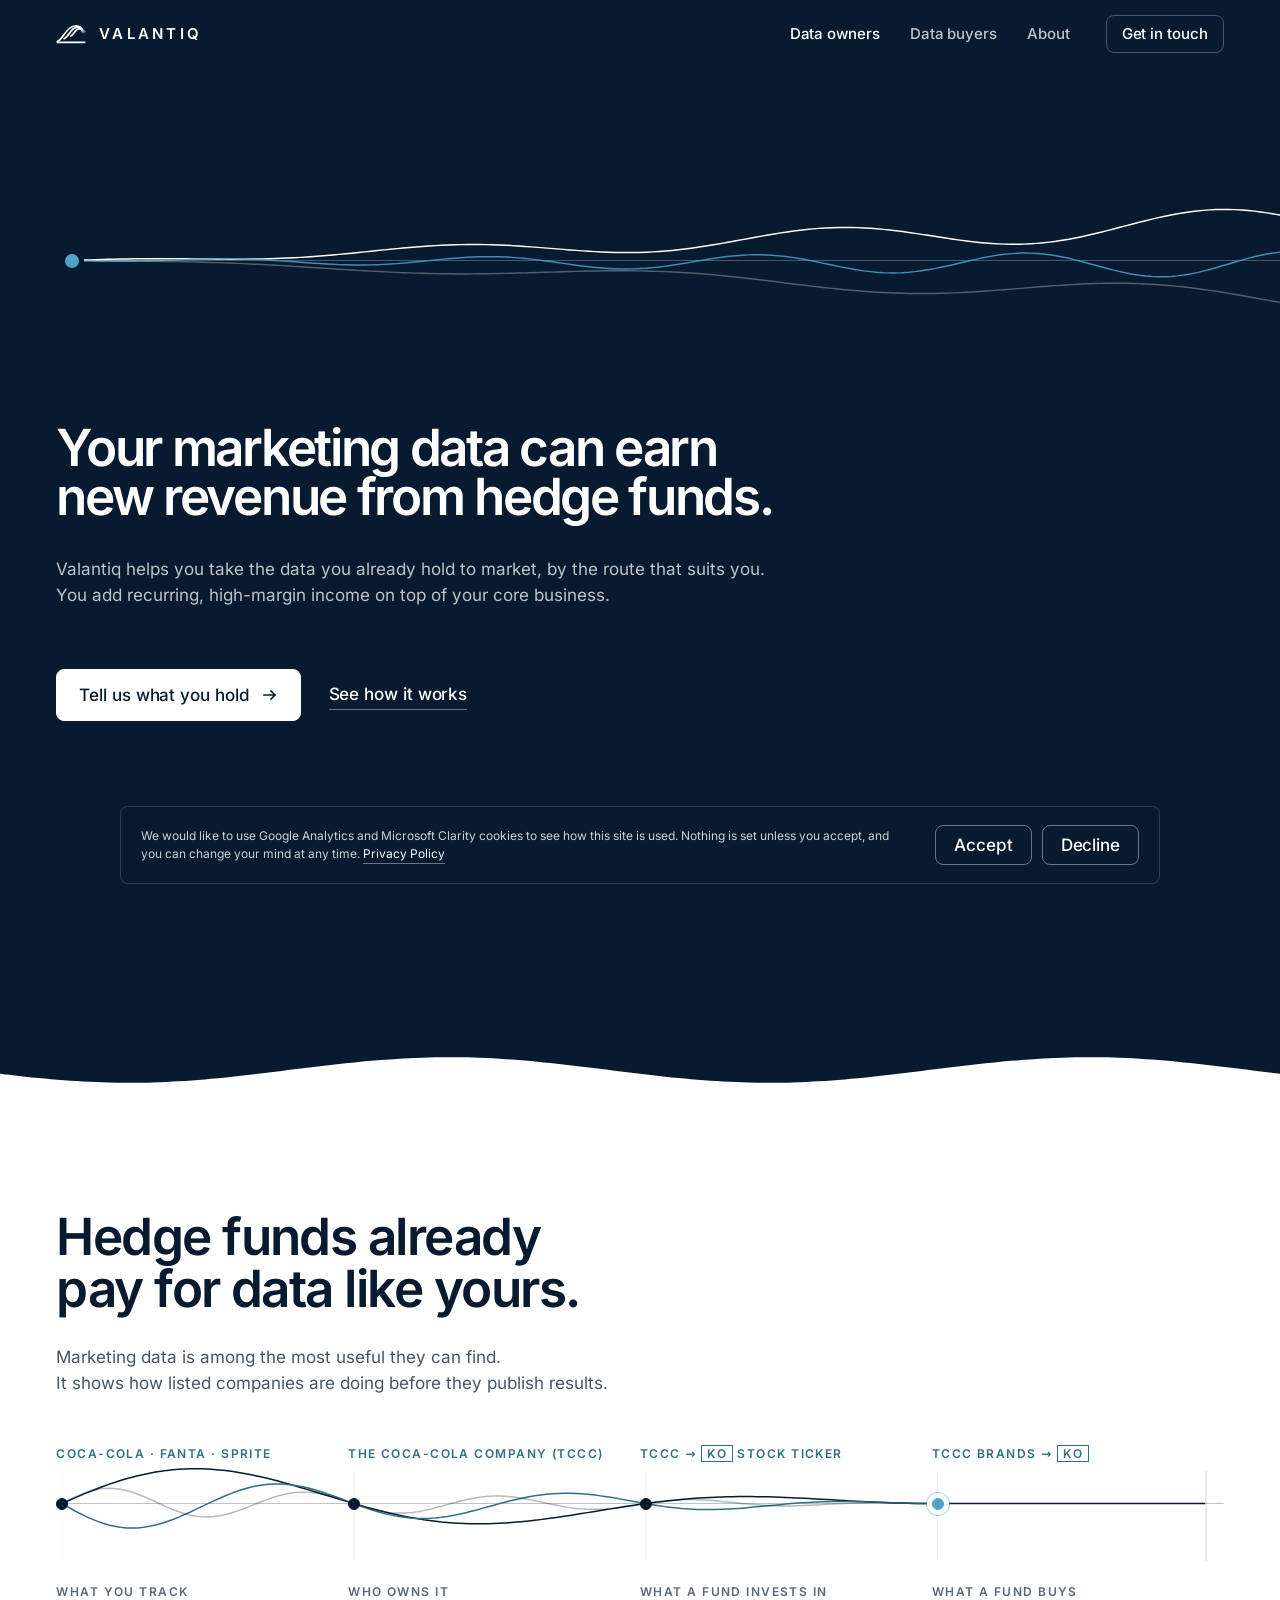
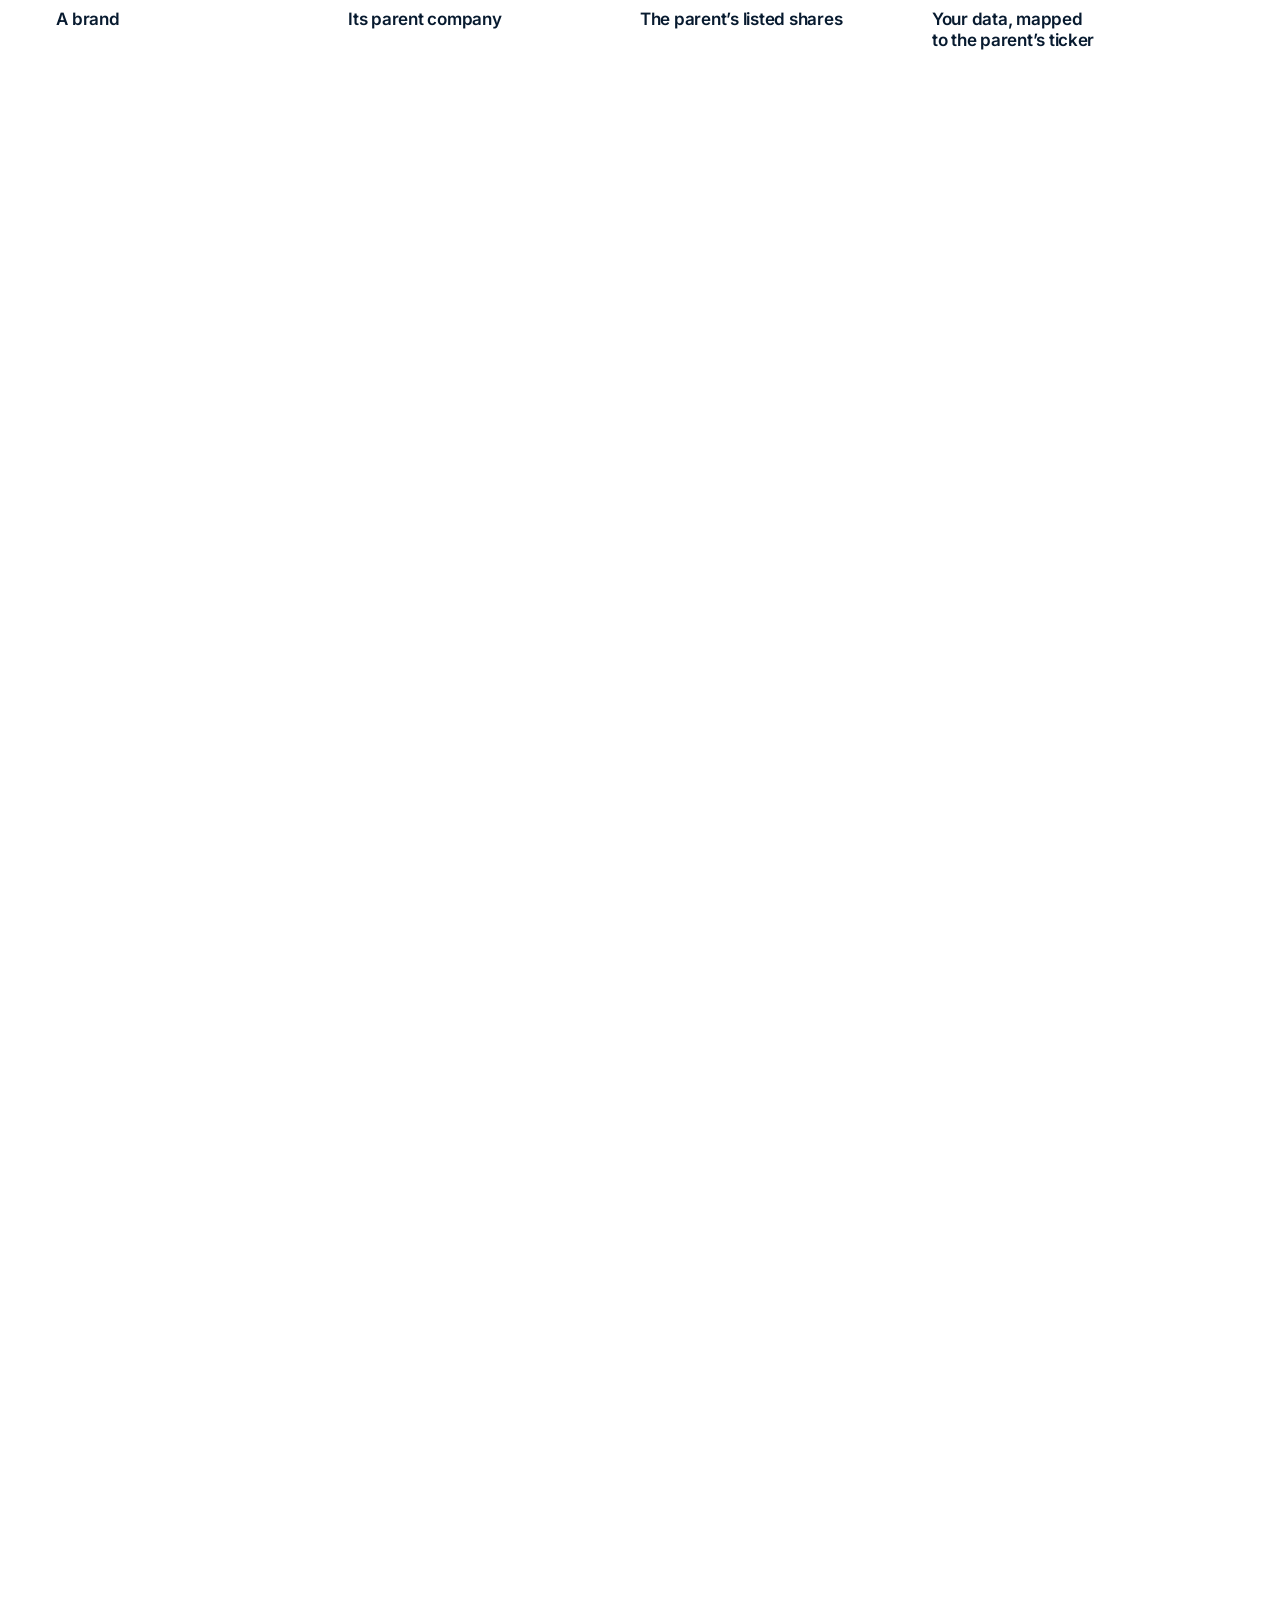
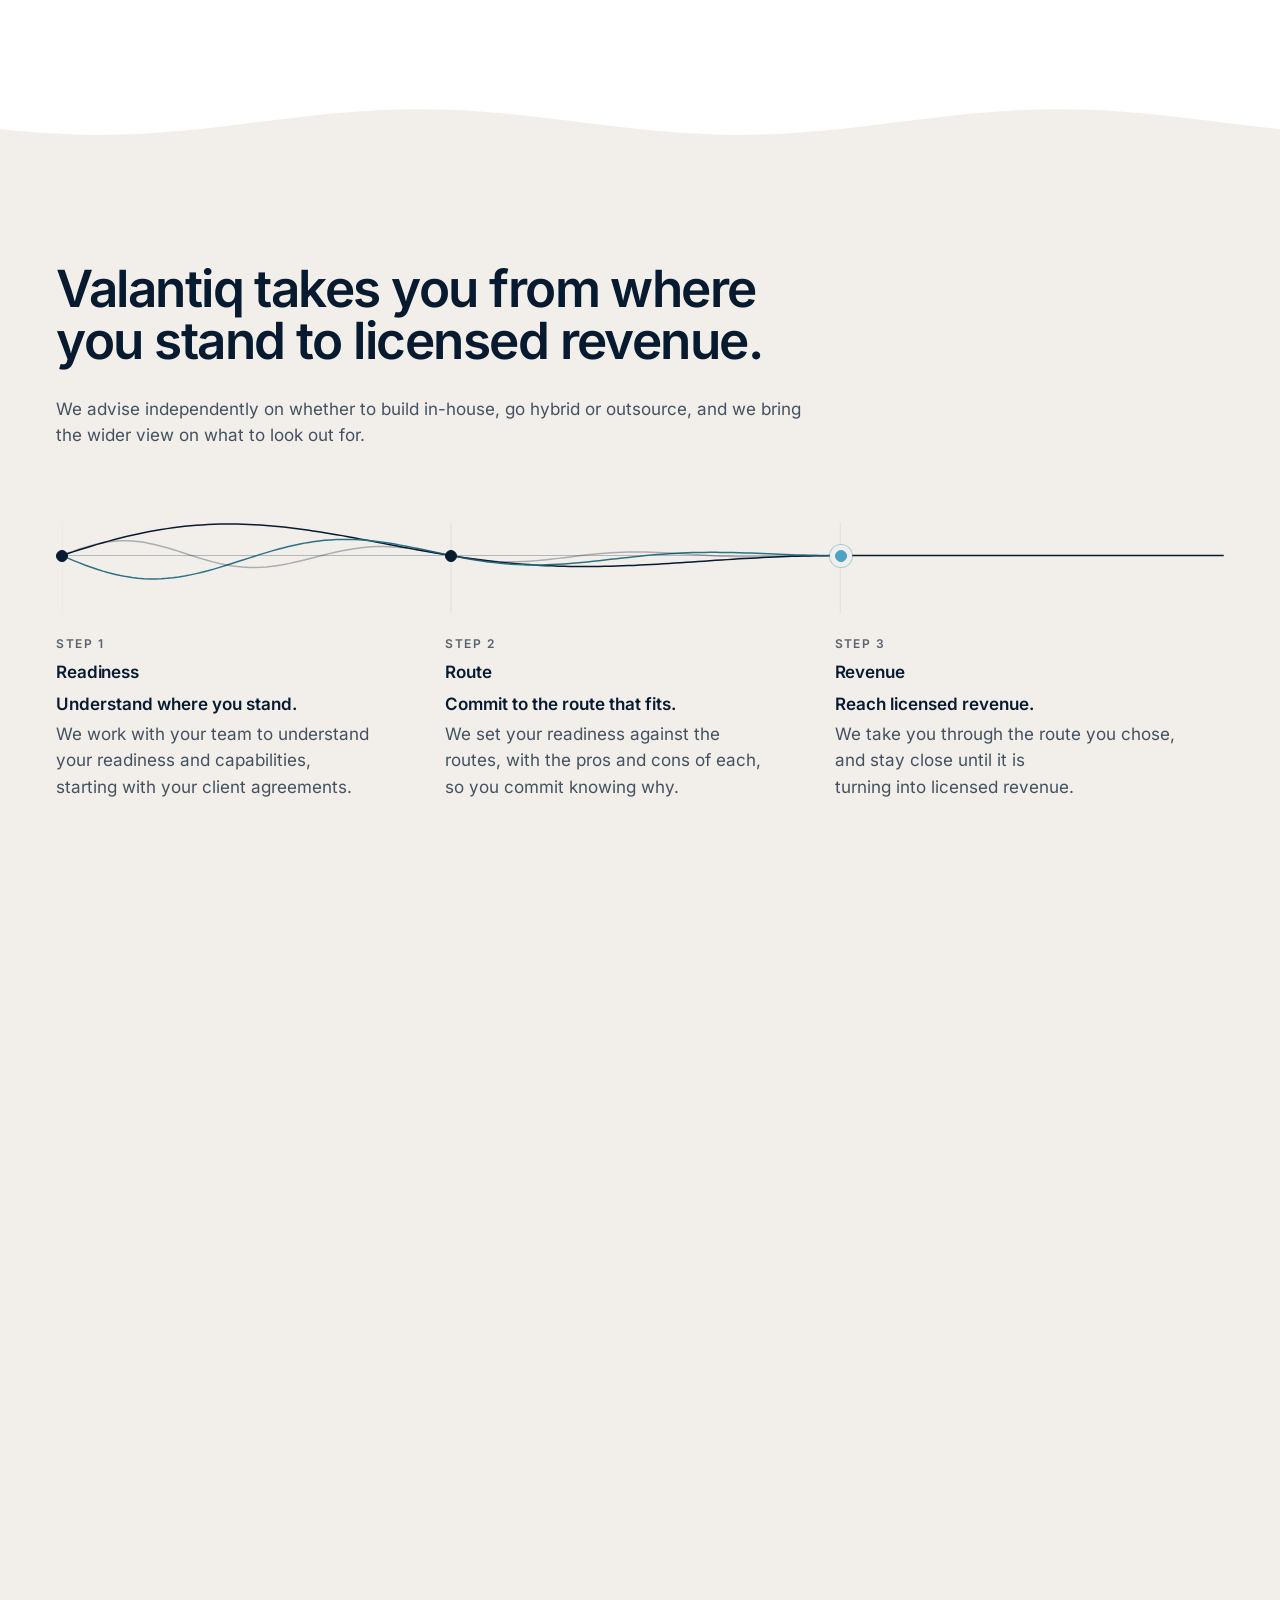
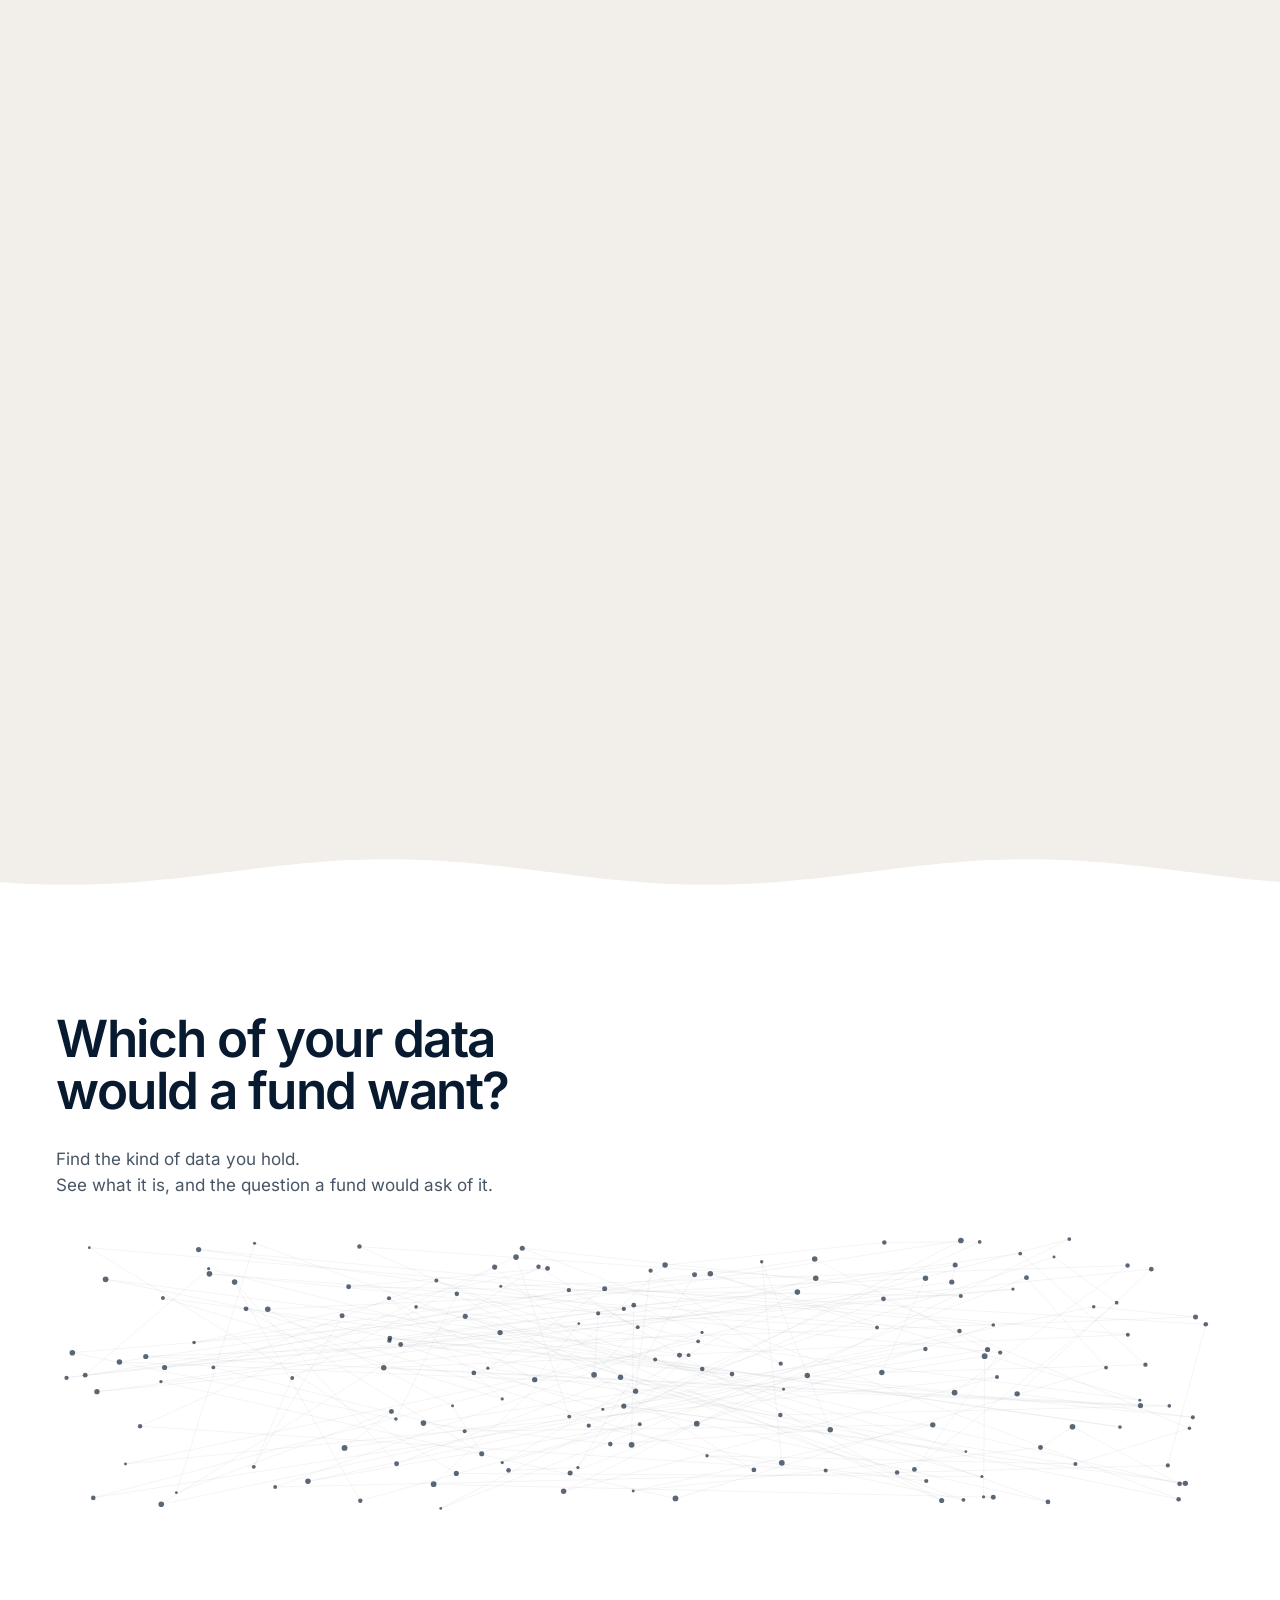
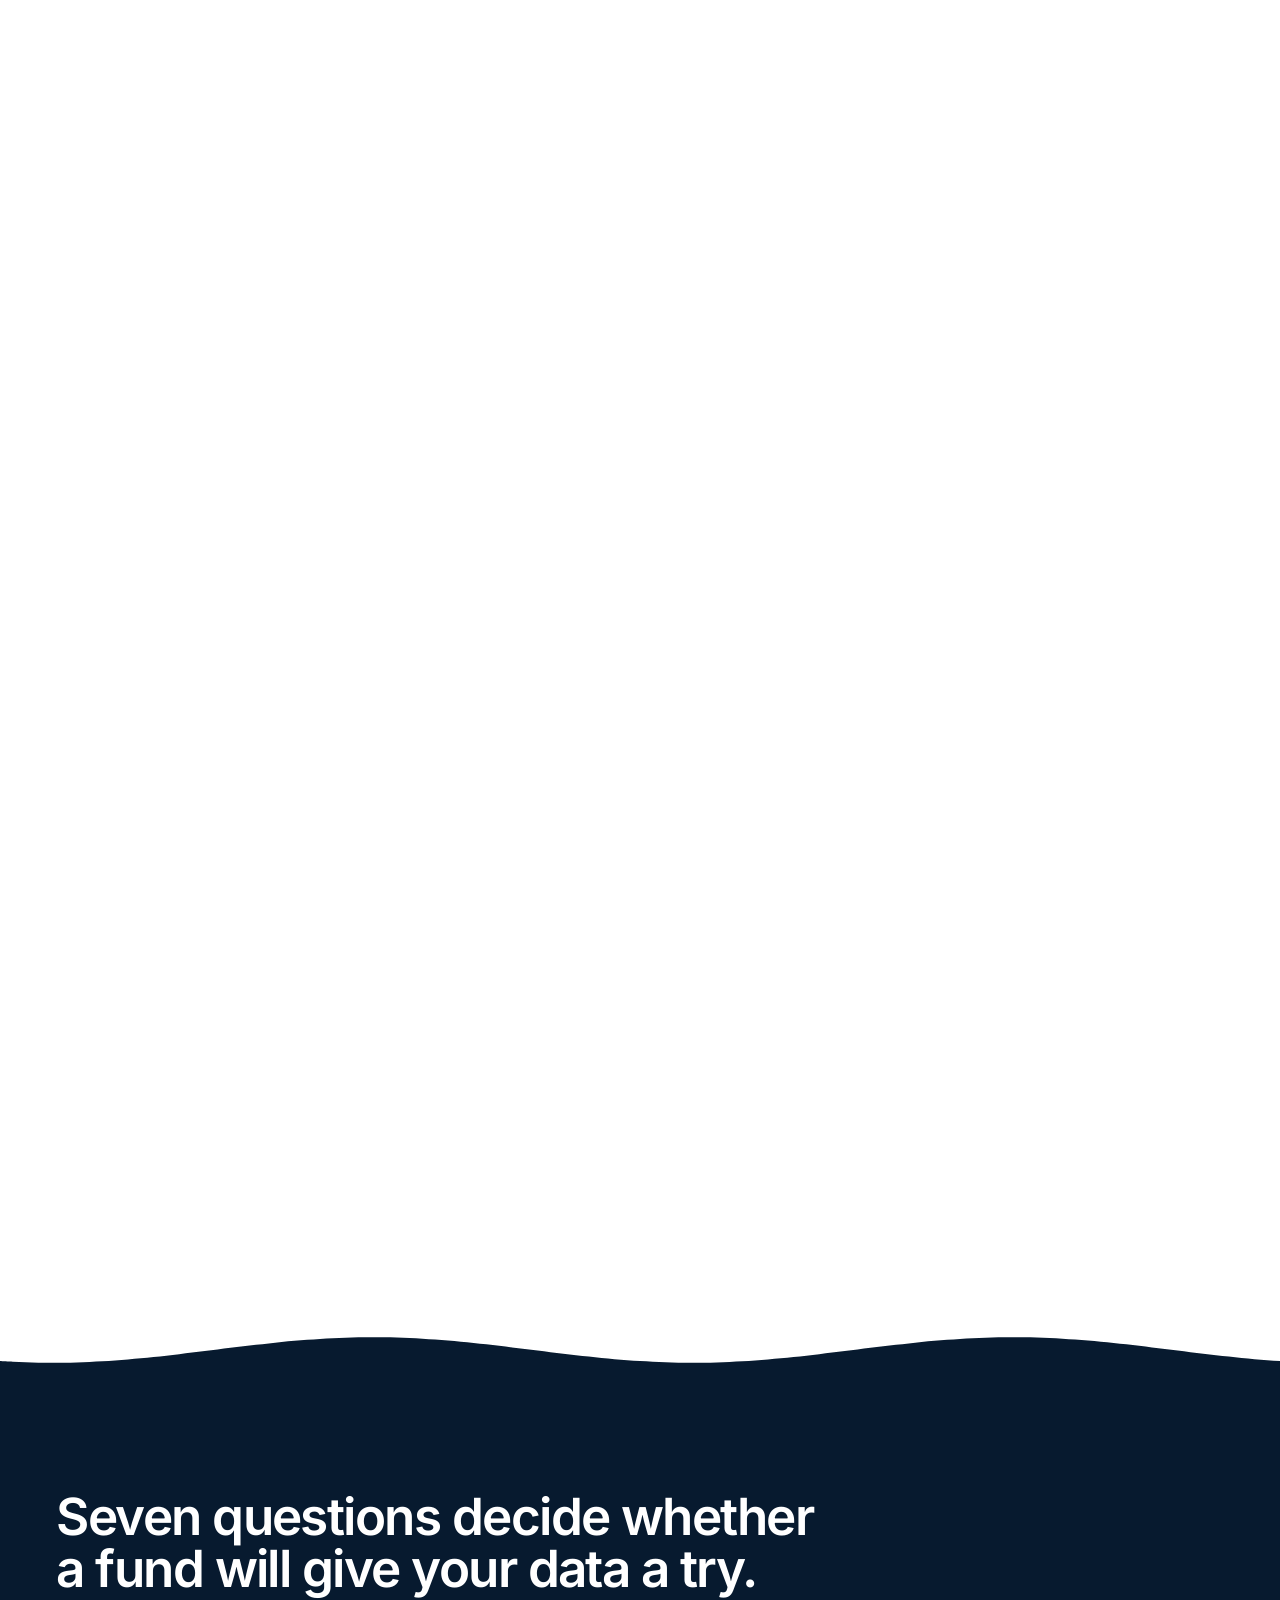
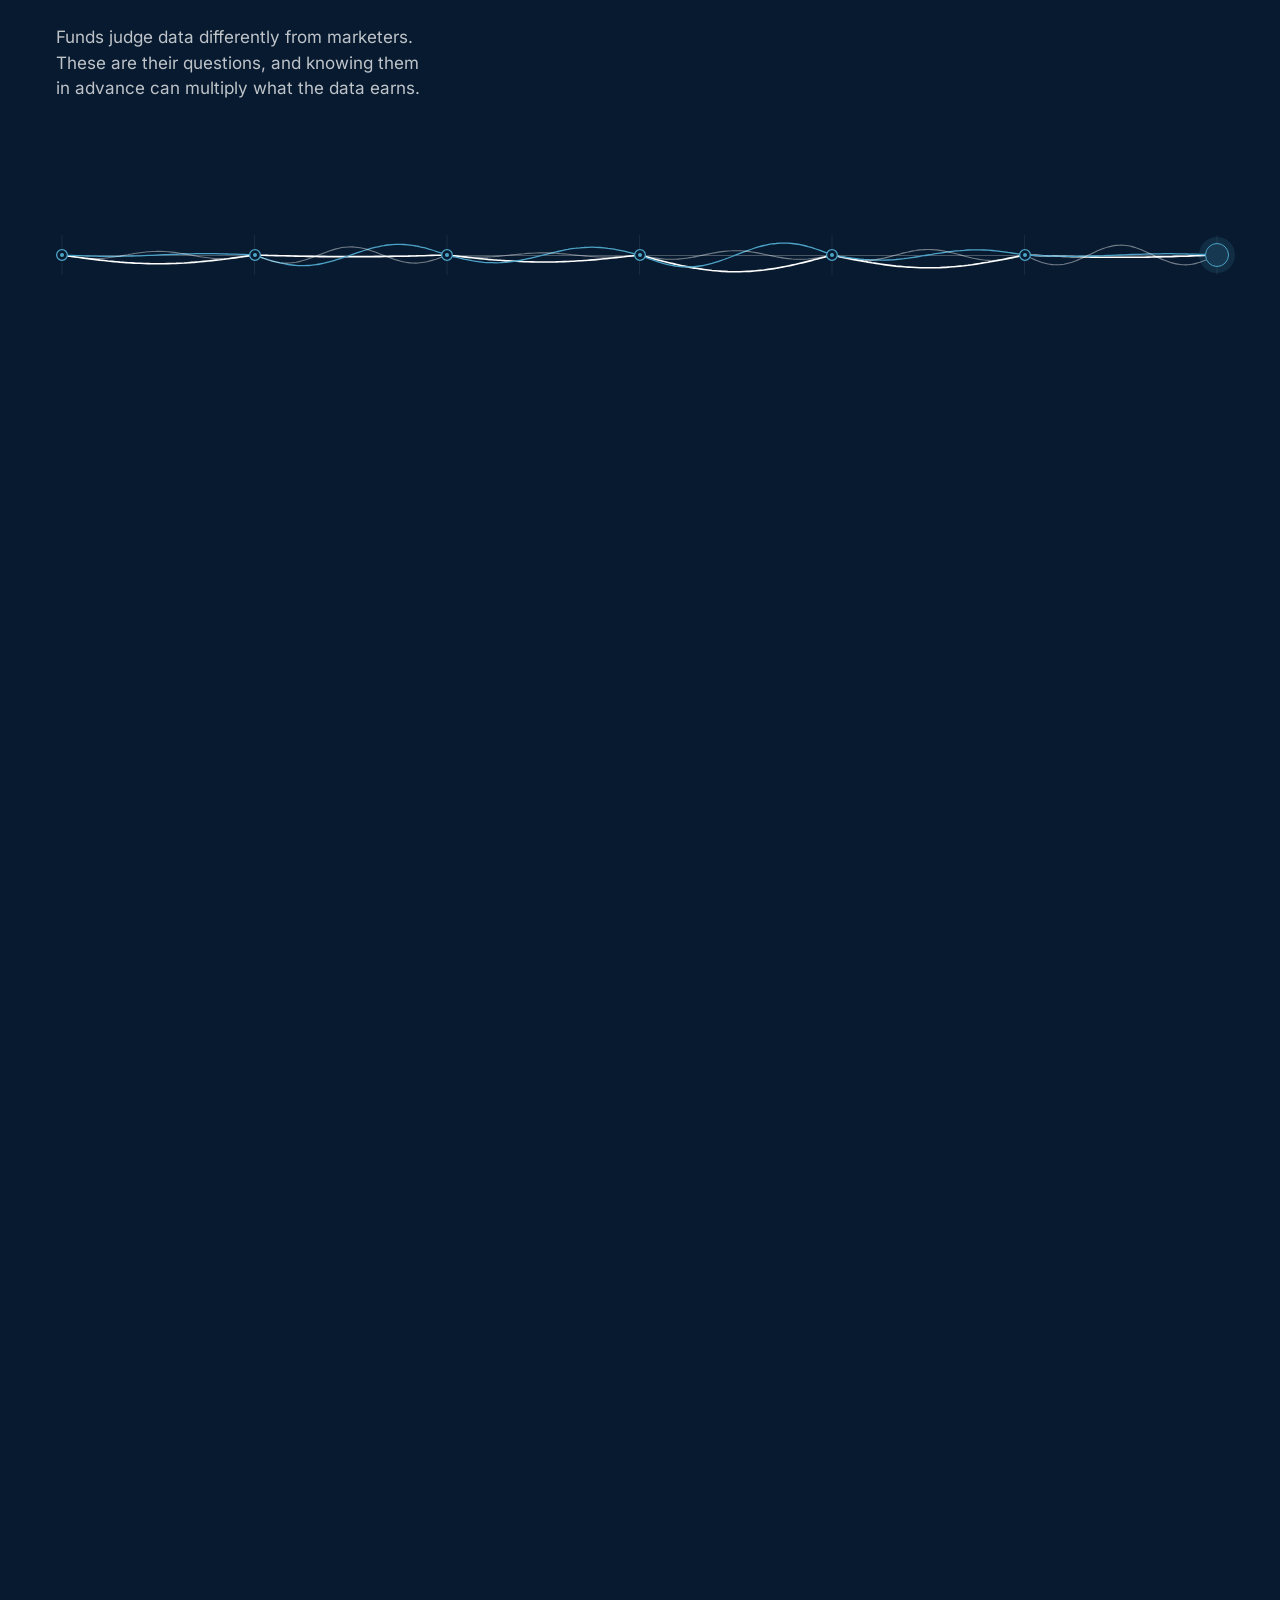
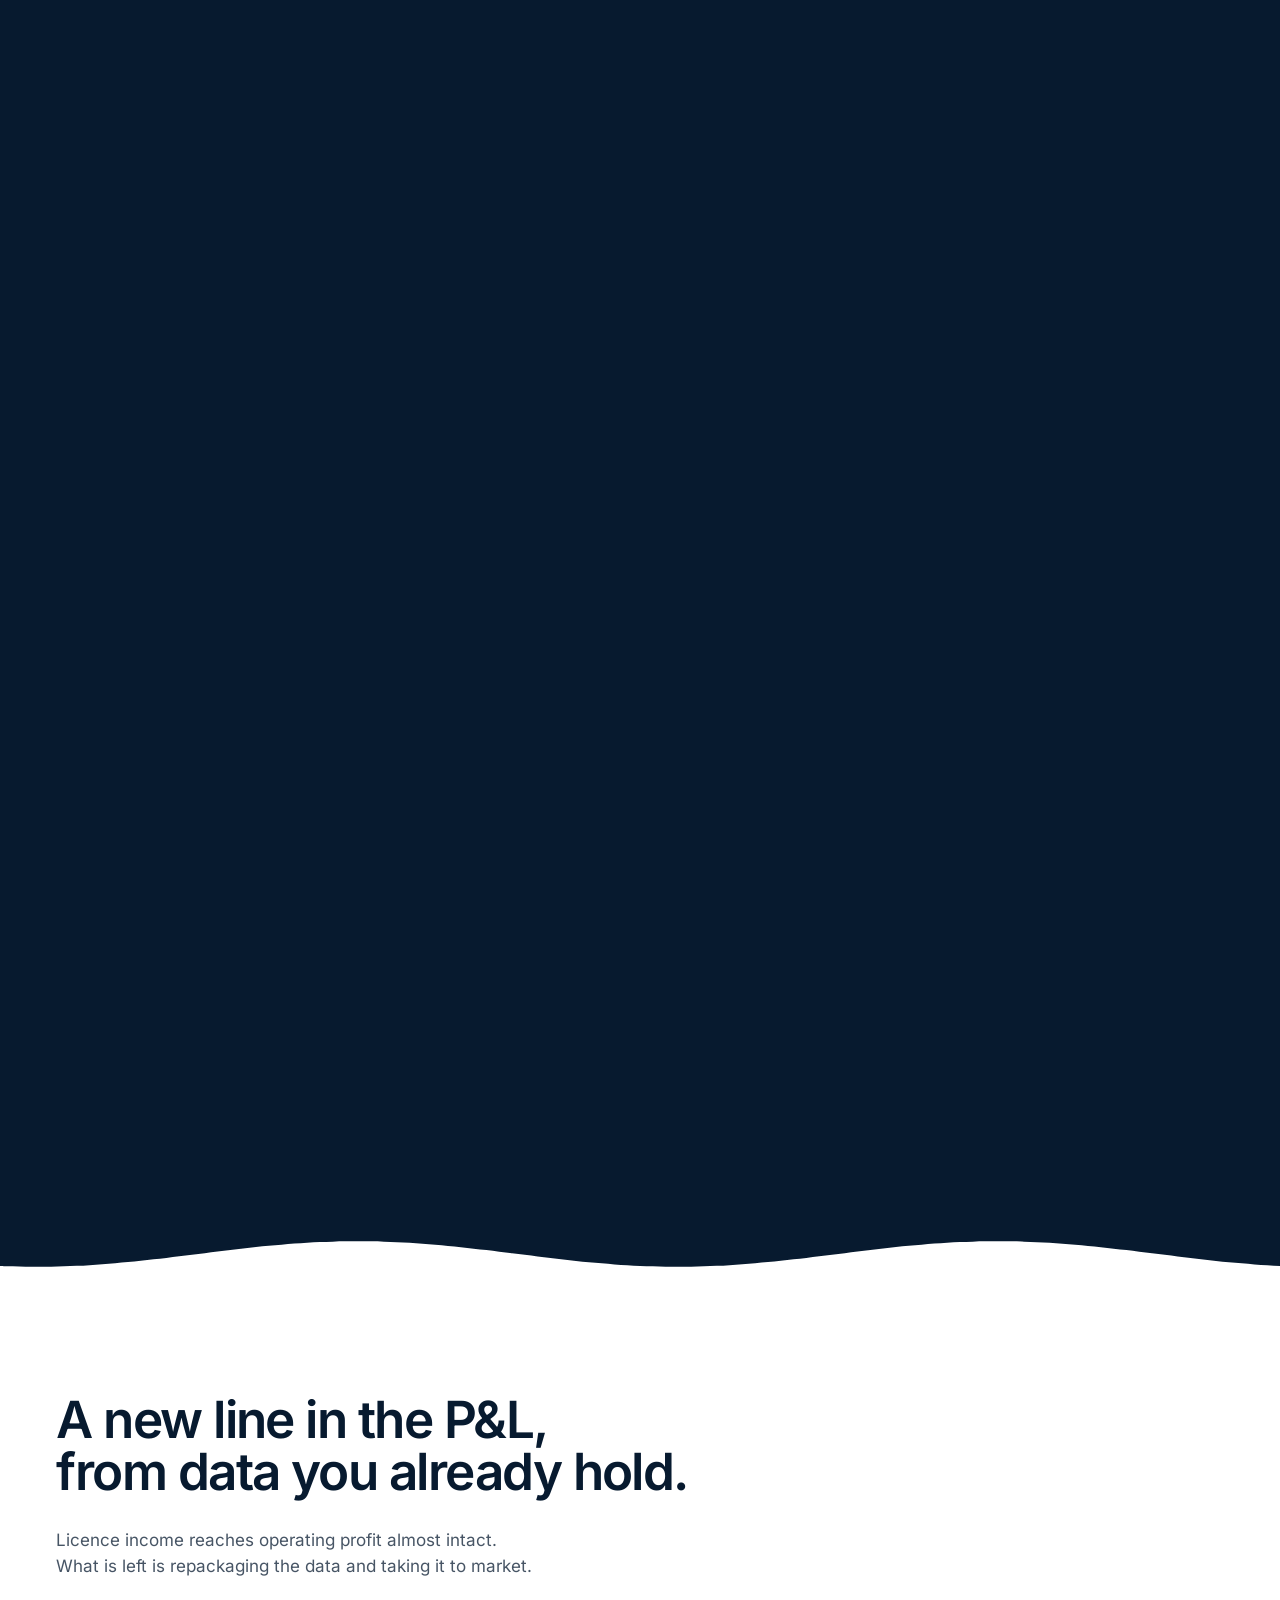
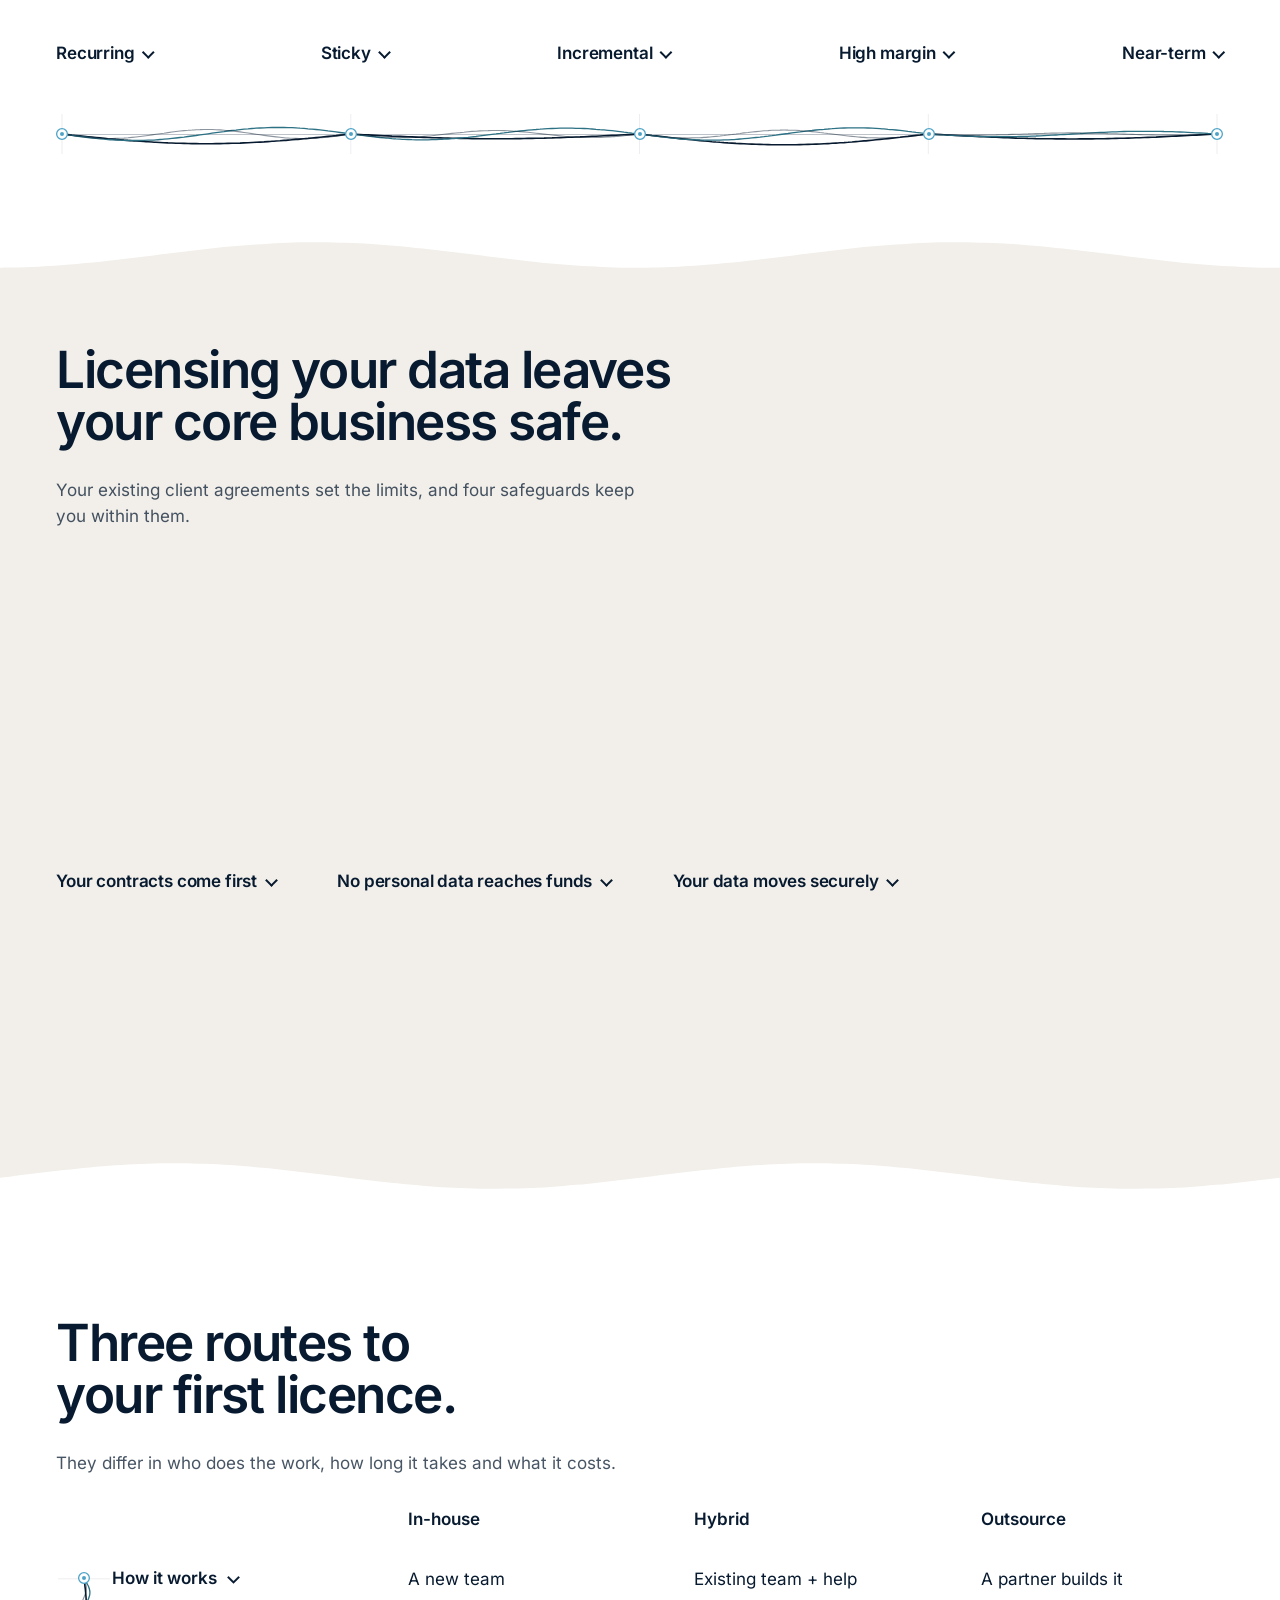
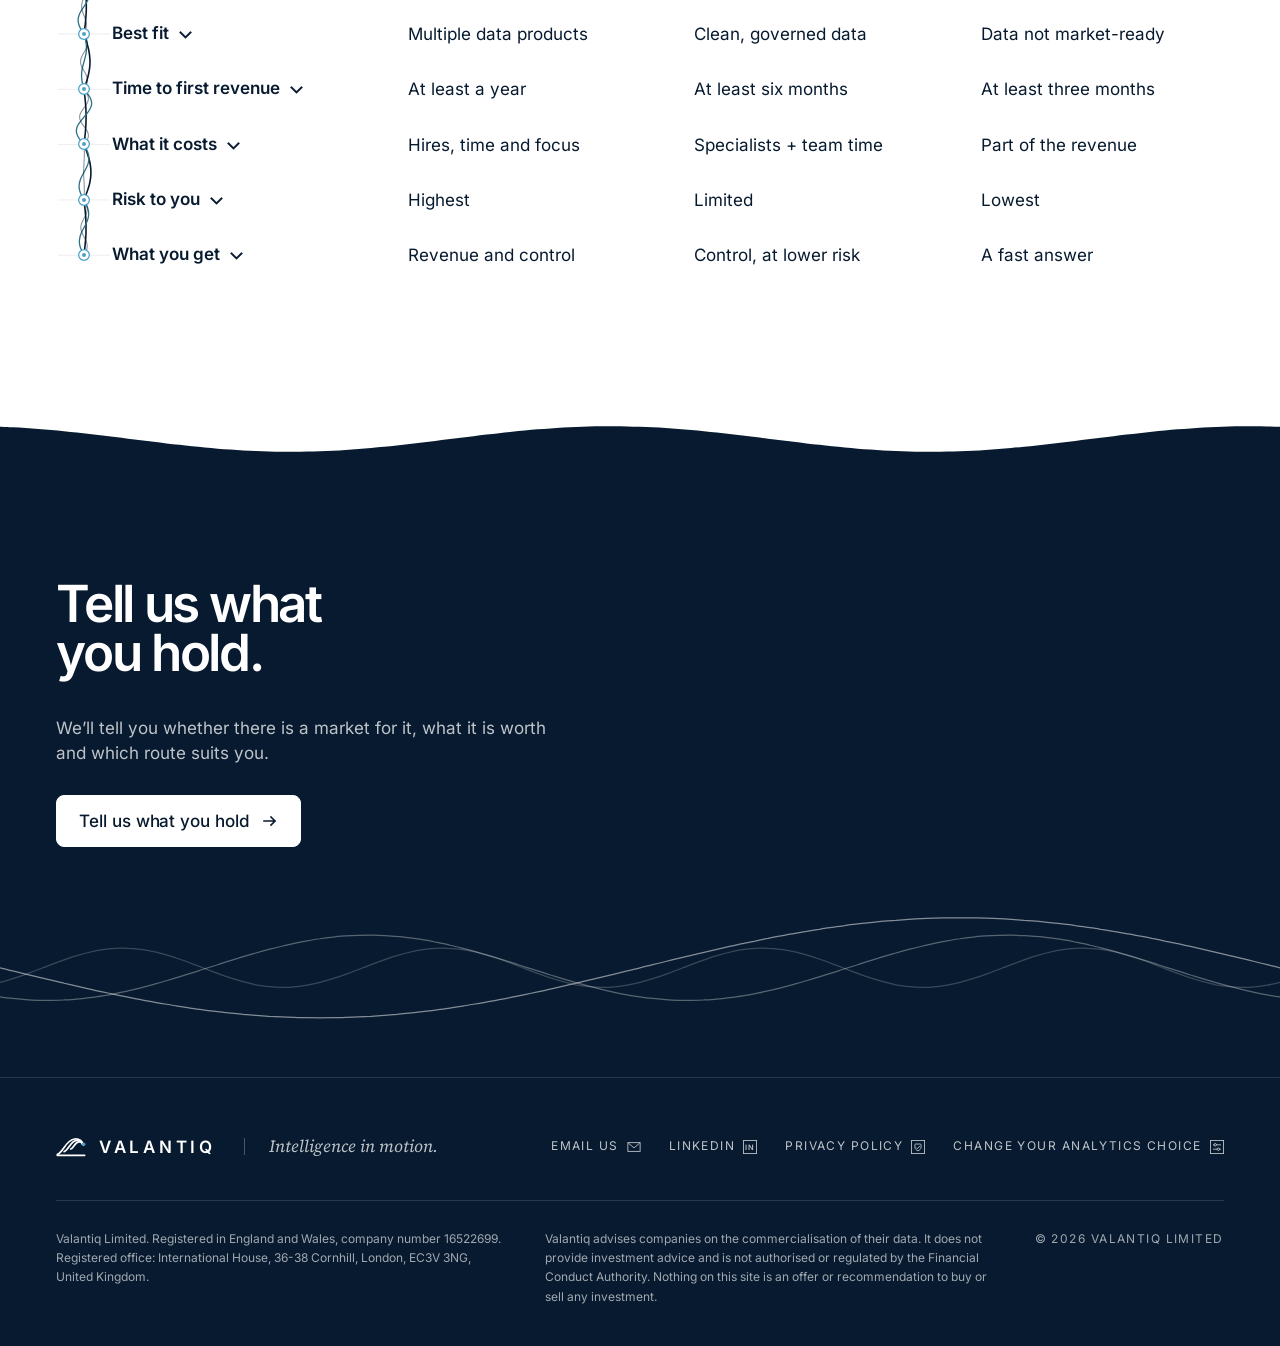
<file: index.html>
<!DOCTYPE html>
<html lang="en-GB">
<head>
    <meta charset="UTF-8">
    <meta name="viewport" content="width=device-width, initial-scale=1.0">
    <title>License your marketing data to hedge funds | Valantiq</title>
    <meta name="description" content="Valantiq helps data-rich companies license their data to hedge funds and asset managers, for recurring, high-margin revenue on top of your core business.">
    <link rel="canonical" href="https://valantiq.com/">
    <meta name="theme-color" content="#071a2f">

    <meta property="og:type" content="website">
    <meta property="og:site_name" content="Valantiq">
    <meta property="og:title" content="Data to license? Tell us what you hold">
    <meta property="og:description" content="We&#x27;ll tell you whether there is a market for it, what it is worth and how to reach it.">
    <meta property="og:url" content="https://valantiq.com/">
    <meta property="og:image" content="https://valantiq.com/assets/og.png">
    <meta property="og:image:width" content="1200">
    <meta property="og:image:height" content="630">
    <meta name="twitter:card" content="summary_large_image">
    <meta property="og:image:alt" content="Valantiq: Your marketing data can earn new revenue from hedge funds.">
    <script type="application/ld+json">{"@context": "https://schema.org", "@graph": [{"@type": "Organization", "@id": "https://valantiq.com/#organization", "name": "Valantiq", "url": "https://valantiq.com/", "legalName": "Valantiq Limited", "logo": "https://valantiq.com/android-chrome-512x512.png", "email": "info@valantiq.com", "description": "Valantiq helps data-rich companies license their data to hedge funds and asset managers, for recurring, high-margin revenue on top of your core business.", "sameAs": ["https://www.linkedin.com/company/valantiq/"], "address": {"@type": "PostalAddress", "streetAddress": "International House, 36-38 Cornhill", "addressLocality": "London", "postalCode": "EC3V 3NG", "addressCountry": "GB"}, "foundingDate": "2025"}, {"@type": "WebSite", "@id": "https://valantiq.com/#website", "url": "https://valantiq.com/", "name": "Valantiq", "inLanguage": "en-GB", "publisher": {"@id": "https://valantiq.com/#organization"}}]}</script>
    <meta name="google-site-verification" content="xO31oYmpUuKzgGZ08E9xbH0lAwVaOflFKrXFGo-YDD8">

    <!-- Favicons (unchanged from the launch page, served from the site root) -->
    <link rel="icon" type="image/x-icon" href="/favicon.ico">
    <link rel="icon" type="image/png" sizes="16x16" href="/favicon-16x16.png">
    <link rel="icon" type="image/png" sizes="32x32" href="/favicon-32x32.png">
    <link rel="apple-touch-icon" sizes="180x180" href="/apple-touch-icon.png">
    <link rel="icon" type="image/png" sizes="192x192" href="/android-chrome-192x192.png">
    <link rel="icon" type="image/png" sizes="512x512" href="/android-chrome-512x512.png">
    <link rel="manifest" href="/site.webmanifest">

    <link rel="preload" href="/assets/fonts/inter-latin-wght-normal.woff2" as="font" type="font/woff2" crossorigin>
    <link rel="stylesheet" href="/assets/styles.css">
    <script src="/assets/site.js" defer></script>
    <script src="/assets/app.js" defer></script>
    <script src="/assets/track.js" defer></script>
</head>
<body class="home">

    <a class="skip" href="#main">Skip to content</a>
    <header class="site-header night" data-header>
        <div class="wrap site-header__inner">
            <a class="logo" href="/"><svg class="mark" viewBox="1 2 46 30" aria-hidden="true" focusable="false"><path class="mark__horizon" pathLength="1" d="M3 29.5 H44"/><path class="mark__wave" pathLength="1" d="M3.00 28.00 C12.00 25.00 16.00 6.00 29.00 5.00 C37.00 4.40 40.50 9.00 41.00 13.00"/><path class="mark__wave" pathLength="1" d="M13.26 23.95 C19.83 21.76 22.75 7.89 32.24 7.16 C38.08 6.72 40.63 10.08 41.00 13.00"/><path class="mark__wave" pathLength="1" d="M23.14 20.05 C27.37 18.64 29.25 9.71 35.36 9.24 C39.12 8.96 40.77 11.12 41.00 13.00"/><circle class="mark__node" cx="42.4" cy="13" r="2.7"/></svg><span>Valantiq</span></a>
            <nav class="nav" aria-label="Main">
                <div class="nav__links">
                    <a href="/" aria-current="page">Data owners</a>
                    <a href="/for-investment-managers/">Data buyers</a>
                    <a href="/about/">About</a>
                </div>
                <a class="btn btn--small btn--ghost" href="mailto:info@valantiq.com">Get in touch</a>
            </nav>
            <div class="nav-toggle">
                <button type="button" class="nav-toggle__btn" popovertarget="nav-menu" aria-label="Menu">
                    <span class="nav-toggle__icon"></span>
                </button>
                <nav id="nav-menu" class="nav-toggle__panel night" popover="auto" aria-label="Main">
                    <a href="/" aria-current="page">Data owners</a>
                    <a href="/for-investment-managers/">Data buyers</a>
                    <a href="/about/">About</a>
                    <a class="btn" href="mailto:info@valantiq.com">Tell us what you hold<svg class="arrow" viewBox="0 0 16 16" aria-hidden="true" focusable="false"><path d="M2 8h11M9 4l4 4-4 4"/></svg></a>
                </nav>
            </div>
        </div>
    </header>

<main id="main">
    <section class="hero night" data-ground="night">
        <div class="hero__stage">
            <div class="wrap">
                <h1 class="display hero__title">Your marketing data can earn new revenue from hedge funds.</h1>
                <div class="hero__row">
                    <p class="lead"><span class="sen">Valantiq helps you take the data you already hold to market, by the route that suits you.</span> <span class="sen">You add recurring, <span class="nowrap">high-margin</span> income on top of your core business.</span></p>
                    <div class="hero__actions">
                        <a class="btn" href="mailto:info@valantiq.com">Tell us what you hold<svg class="arrow" viewBox="0 0 16 16" aria-hidden="true" focusable="false"><path d="M2 8h11M9 4l4 4-4 4"/></svg></a>
                        <a class="link" href="#fits">See how it works</a>
                    </div>
                </div>
            </div>
            
        <figure class="flow flow--cta flow--lead" role="img" aria-label="Three waves, the different kinds of marketing data, flow across a grid into a single point and leave it as one line: many signals becoming one source of value.">
            <svg class="flow__svg" viewBox="0 0 1200 360" preserveAspectRatio="none" aria-hidden="true" focusable="false" data-flow='{"w": 1200, "h": 360, "node": [0.94, 0.5], "horizon": 0.5, "rise": 0.12, "waves": [[-0.17, 0.07, 0.3, 0.9, 1], [0.02, 0.06, 0.21, 1.25, 0.85], [0.17, 0.05, 0.38, 0.7, 0.3]], "mirror": true, "out": true, "cta": true}'>
                <g transform="translate(1200 0) scale(-1 1)">
                    <line class="flow__horizon" x1="0" y1="180.0" x2="1128.0" y2="180.0"/>
                    <path class="flow__wave" style="opacity:1" d="M0.0 118.8 L6.0 121.8 L12.0 124.7 L18.0 127.6 L24.0 130.3 L30.0 133.0 L36.0 135.4 L42.0 137.7 L48.0 139.8 L54.0 141.7 L60.0 143.3 L66.0 144.7 L72.0 145.9 L78.0 146.8 L84.0 147.4 L90.0 147.8 L96.0 147.9 L102.0 147.8 L108.0 147.4 L114.0 146.8 L120.0 145.9 L126.0 144.9 L132.0 143.7 L138.0 142.3 L144.0 140.8 L150.0 139.1 L156.0 137.4 L162.0 135.6 L168.0 133.7 L174.0 131.8 L180.0 129.9 L186.0 128.0 L192.0 126.2 L198.0 124.4 L204.0 122.8 L210.0 121.2 L216.0 119.8 L222.0 118.6 L228.0 117.5 L234.0 116.6 L240.0 115.9 L246.0 115.4 L252.0 115.2 L258.0 115.1 L264.0 115.2 L270.0 115.6 L276.0 116.2 L282.0 117.0 L288.0 118.0 L294.0 119.2 L300.0 120.6 L306.0 122.1 L312.0 123.8 L318.0 125.7 L324.0 127.6 L330.0 129.7 L336.0 131.8 L342.0 134.0 L348.0 136.2 L354.0 138.4 L360.0 140.7 L366.0 142.9 L372.0 145.0 L378.0 147.1 L384.0 149.1 L390.0 151.0 L396.0 152.8 L402.0 154.5 L408.0 156.0 L414.0 157.3 L420.0 158.5 L426.0 159.6 L432.0 160.4 L438.0 161.1 L444.0 161.5 L450.0 161.9 L456.0 162.0 L462.0 162.0 L468.0 161.8 L474.0 161.4 L480.0 160.9 L486.0 160.3 L492.0 159.5 L498.0 158.7 L504.0 157.7 L510.0 156.7 L516.0 155.6 L522.0 154.5 L528.0 153.4 L534.0 152.2 L540.0 151.1 L546.0 150.0 L552.0 148.9 L558.0 147.9 L564.0 146.9 L570.0 146.1 L576.0 145.3 L582.0 144.7 L588.0 144.1 L594.0 143.7 L600.0 143.4 L606.0 143.3 L612.0 143.2 L618.0 143.4 L624.0 143.6 L630.0 144.0 L636.0 144.6 L642.0 145.2 L648.0 146.0 L654.0 146.9 L660.0 147.9 L666.0 148.9 L672.0 150.1 L678.0 151.4 L684.0 152.7 L690.0 154.0 L696.0 155.4 L702.0 156.8 L708.0 158.2 L714.0 159.6 L720.0 161.0 L726.0 162.4 L732.0 163.7 L738.0 165.0 L744.0 166.2 L750.0 167.3 L756.0 168.4 L762.0 169.4 L768.0 170.2 L774.0 171.0 L780.0 171.7 L786.0 172.4 L792.0 172.9 L798.0 173.3 L804.0 173.6 L810.0 173.8 L816.0 173.9 L822.0 174.0 L828.0 173.9 L834.0 173.8 L840.0 173.7 L846.0 173.4 L852.0 173.2 L858.0 172.8 L864.0 172.5 L870.0 172.1 L876.0 171.7 L882.0 171.4 L888.0 171.0 L894.0 170.6 L900.0 170.3 L906.0 170.0 L912.0 169.7 L918.0 169.4 L924.0 169.2 L930.0 169.1 L936.0 169.0 L942.0 169.0 L948.0 169.0 L954.0 169.1 L960.0 169.2 L966.0 169.4 L972.0 169.7 L978.0 170.0 L984.0 170.3 L990.0 170.7 L996.0 171.2 L1002.0 171.7 L1008.0 172.2 L1014.0 172.7 L1020.0 173.2 L1026.0 173.8 L1032.0 174.4 L1038.0 174.9 L1044.0 175.5 L1050.0 176.0 L1056.0 176.6 L1062.0 177.1 L1068.0 177.5 L1074.0 178.0 L1080.0 178.4 L1086.0 178.7 L1092.0 179.1 L1098.0 179.4 L1104.0 179.6 L1110.0 179.8 L1116.0 179.9 L1122.0 180.0 L1128.0 180.0"/><path class="flow__wave" style="opacity:0.85" d="M0.0 187.2 L6.0 190.4 L12.0 193.4 L18.0 196.3 L24.0 199.0 L30.0 201.3 L36.0 203.3 L42.0 205.0 L48.0 206.2 L54.0 207.0 L60.0 207.3 L66.0 207.1 L72.0 206.5 L78.0 205.5 L84.0 204.0 L90.0 202.2 L96.0 200.1 L102.0 197.6 L108.0 195.0 L114.0 192.2 L120.0 189.2 L126.0 186.3 L132.0 183.4 L138.0 180.5 L144.0 177.9 L150.0 175.4 L156.0 173.2 L162.0 171.3 L168.0 169.8 L174.0 168.6 L180.0 167.9 L186.0 167.5 L192.0 167.6 L198.0 168.1 L204.0 168.9 L210.0 170.1 L216.0 171.7 L222.0 173.5 L228.0 175.6 L234.0 177.9 L240.0 180.3 L246.0 182.8 L252.0 185.4 L258.0 187.9 L264.0 190.3 L270.0 192.6 L276.0 194.7 L282.0 196.5 L288.0 198.1 L294.0 199.3 L300.0 200.3 L306.0 200.8 L312.0 201.1 L318.0 200.9 L324.0 200.4 L330.0 199.6 L336.0 198.4 L342.0 197.0 L348.0 195.3 L354.0 193.3 L360.0 191.3 L366.0 189.1 L372.0 186.8 L378.0 184.5 L384.0 182.2 L390.0 180.1 L396.0 178.0 L402.0 176.2 L408.0 174.5 L414.0 173.1 L420.0 171.9 L426.0 171.1 L432.0 170.5 L438.0 170.3 L444.0 170.3 L450.0 170.7 L456.0 171.4 L462.0 172.3 L468.0 173.5 L474.0 174.9 L480.0 176.4 L486.0 178.1 L492.0 179.9 L498.0 181.8 L504.0 183.6 L510.0 185.5 L516.0 187.2 L522.0 188.9 L528.0 190.4 L534.0 191.7 L540.0 192.8 L546.0 193.7 L552.0 194.3 L558.0 194.7 L564.0 194.8 L570.0 194.6 L576.0 194.2 L582.0 193.6 L588.0 192.7 L594.0 191.7 L600.0 190.4 L606.0 189.1 L612.0 187.6 L618.0 186.0 L624.0 184.4 L630.0 182.8 L636.0 181.2 L642.0 179.7 L648.0 178.4 L654.0 177.1 L660.0 176.0 L666.0 175.0 L672.0 174.3 L678.0 173.7 L684.0 173.4 L690.0 173.2 L696.0 173.3 L702.0 173.6 L708.0 174.0 L714.0 174.7 L720.0 175.5 L726.0 176.4 L732.0 177.4 L738.0 178.5 L744.0 179.7 L750.0 180.8 L756.0 182.0 L762.0 183.1 L768.0 184.2 L774.0 185.2 L780.0 186.1 L786.0 186.8 L792.0 187.5 L798.0 187.9 L804.0 188.3 L810.0 188.4 L816.0 188.4 L822.0 188.3 L828.0 188.0 L834.0 187.5 L840.0 187.0 L846.0 186.3 L852.0 185.6 L858.0 184.8 L864.0 183.9 L870.0 183.0 L876.0 182.1 L882.0 181.2 L888.0 180.4 L894.0 179.6 L900.0 178.9 L906.0 178.3 L912.0 177.8 L918.0 177.3 L924.0 177.0 L930.0 176.8 L936.0 176.7 L942.0 176.7 L948.0 176.7 L954.0 176.9 L960.0 177.2 L966.0 177.5 L972.0 177.9 L978.0 178.3 L984.0 178.8 L990.0 179.2 L996.0 179.7 L1002.0 180.1 L1008.0 180.5 L1014.0 180.9 L1020.0 181.3 L1026.0 181.5 L1032.0 181.7 L1038.0 181.9 L1044.0 182.0 L1050.0 182.0 L1056.0 182.0 L1062.0 181.9 L1068.0 181.8 L1074.0 181.6 L1080.0 181.4 L1086.0 181.2 L1092.0 181.0 L1098.0 180.8 L1104.0 180.5 L1110.0 180.4 L1116.0 180.2 L1122.0 180.1 L1128.0 180.0"/><path class="flow__wave" style="opacity:0.3" d="M0.0 241.2 L6.0 242.3 L12.0 243.4 L18.0 244.4 L24.0 245.4 L30.0 246.4 L36.0 247.3 L42.0 248.1 L48.0 248.8 L54.0 249.5 L60.0 250.1 L66.0 250.6 L72.0 250.9 L78.0 251.2 L84.0 251.4 L90.0 251.4 L96.0 251.4 L102.0 251.2 L108.0 250.9 L114.0 250.5 L120.0 250.0 L126.0 249.4 L132.0 248.6 L138.0 247.8 L144.0 246.9 L150.0 245.9 L156.0 244.8 L162.0 243.6 L168.0 242.3 L174.0 241.0 L180.0 239.6 L186.0 238.1 L192.0 236.6 L198.0 235.1 L204.0 233.5 L210.0 232.0 L216.0 230.4 L222.0 228.8 L228.0 227.2 L234.0 225.6 L240.0 224.1 L246.0 222.6 L252.0 221.1 L258.0 219.7 L264.0 218.3 L270.0 217.0 L276.0 215.7 L282.0 214.6 L288.0 213.4 L294.0 212.4 L300.0 211.5 L306.0 210.6 L312.0 209.9 L318.0 209.2 L324.0 208.6 L330.0 208.1 L336.0 207.7 L342.0 207.4 L348.0 207.2 L354.0 207.0 L360.0 207.0 L366.0 207.0 L372.0 207.1 L378.0 207.3 L384.0 207.6 L390.0 207.9 L396.0 208.2 L402.0 208.7 L408.0 209.1 L414.0 209.6 L420.0 210.2 L426.0 210.8 L432.0 211.3 L438.0 211.9 L444.0 212.5 L450.0 213.1 L456.0 213.7 L462.0 214.3 L468.0 214.9 L474.0 215.4 L480.0 215.9 L486.0 216.4 L492.0 216.8 L498.0 217.1 L504.0 217.5 L510.0 217.7 L516.0 217.9 L522.0 218.1 L528.0 218.1 L534.0 218.2 L540.0 218.1 L546.0 218.0 L552.0 217.8 L558.0 217.5 L564.0 217.2 L570.0 216.8 L576.0 216.3 L582.0 215.8 L588.0 215.2 L594.0 214.6 L600.0 213.9 L606.0 213.1 L612.0 212.4 L618.0 211.5 L624.0 210.6 L630.0 209.7 L636.0 208.8 L642.0 207.9 L648.0 206.9 L654.0 205.9 L660.0 204.9 L666.0 203.9 L672.0 202.9 L678.0 201.9 L684.0 200.9 L690.0 200.0 L696.0 199.0 L702.0 198.1 L708.0 197.2 L714.0 196.4 L720.0 195.6 L726.0 194.8 L732.0 194.1 L738.0 193.4 L744.0 192.7 L750.0 192.1 L756.0 191.5 L762.0 191.0 L768.0 190.6 L774.0 190.1 L780.0 189.8 L786.0 189.4 L792.0 189.2 L798.0 188.9 L804.0 188.7 L810.0 188.6 L816.0 188.5 L822.0 188.4 L828.0 188.3 L834.0 188.3 L840.0 188.3 L846.0 188.3 L852.0 188.4 L858.0 188.5 L864.0 188.5 L870.0 188.6 L876.0 188.7 L882.0 188.8 L888.0 188.9 L894.0 189.0 L900.0 189.0 L906.0 189.1 L912.0 189.1 L918.0 189.2 L924.0 189.2 L930.0 189.2 L936.0 189.2 L942.0 189.1 L948.0 189.1 L954.0 189.0 L960.0 188.8 L966.0 188.7 L972.0 188.5 L978.0 188.3 L984.0 188.1 L990.0 187.9 L996.0 187.6 L1002.0 187.3 L1008.0 187.0 L1014.0 186.6 L1020.0 186.3 L1026.0 185.9 L1032.0 185.6 L1038.0 185.2 L1044.0 184.8 L1050.0 184.4 L1056.0 184.0 L1062.0 183.6 L1068.0 183.2 L1074.0 182.8 L1080.0 182.4 L1086.0 182.0 L1092.0 181.7 L1098.0 181.3 L1104.0 181.0 L1110.0 180.7 L1116.0 180.4 L1122.0 180.2 L1128.0 180.0"/>
                </g>
            </svg>
            <span class="flow__node" style="left:6.000000000000005%;top:50.0%"></span>
        </figure>
        </div>
        <div class="wrap">
            <ul class="proof">
                <li><span class="proof__fig">17 years</span><span class="proof__label">in marketing and media data</span></li><li><span class="proof__fig">20+ awards</span><span class="proof__label">including a <span class="nowrap">Cannes Lion</span> for data technology</span></li><li><span class="proof__fig">300+ funds</span><span class="proof__label">and asset managers within reach</span></li>
            </ul>
        </div>
    </section><div class="divider divider--paper" aria-hidden="true"><svg viewBox="0 0 2000 100" preserveAspectRatio="none" focusable="false"><path d="M0.0 56.5 C1.7 56.9 6.7 58.2 10.0 59.1 C13.3 59.9 16.7 60.7 20.0 61.5 C23.3 62.3 26.7 63.1 30.0 63.8 C33.3 64.5 36.7 65.2 40.0 65.8 C43.3 66.5 46.7 67.1 50.0 67.6 C53.3 68.2 56.7 68.7 60.0 69.1 C63.3 69.6 66.7 70.0 70.0 70.3 C73.3 70.7 76.7 71.0 80.0 71.2 C83.3 71.5 86.7 71.7 90.0 71.8 C93.3 71.9 96.7 72.0 100.0 72.0 C103.3 72.0 106.7 72.0 110.0 71.9 C113.3 71.8 116.7 71.6 120.0 71.4 C123.3 71.2 126.7 70.9 130.0 70.6 C133.3 70.2 136.7 69.9 140.0 69.4 C143.3 69.0 146.7 68.5 150.0 68.0 C153.3 67.5 156.7 66.9 160.0 66.2 C163.3 65.6 166.7 65.0 170.0 64.3 C173.3 63.6 176.7 62.8 180.0 62.1 C183.3 61.3 186.7 60.5 190.0 59.6 C193.3 58.8 196.7 58.0 200.0 57.1 C203.3 56.2 206.7 55.3 210.0 54.4 C213.3 53.5 216.7 52.6 220.0 51.7 C223.3 50.8 226.7 49.8 230.0 48.9 C233.3 48.0 236.7 47.1 240.0 46.2 C243.3 45.3 246.7 44.4 250.0 43.5 C253.3 42.6 256.7 41.8 260.0 40.9 C263.3 40.1 266.7 39.3 270.0 38.5 C273.3 37.7 276.7 36.9 280.0 36.2 C283.3 35.5 286.7 34.8 290.0 34.2 C293.3 33.5 296.7 32.9 300.0 32.4 C303.3 31.8 306.7 31.3 310.0 30.9 C313.3 30.4 316.7 30.0 320.0 29.7 C323.3 29.3 326.7 29.0 330.0 28.8 C333.3 28.5 336.7 28.3 340.0 28.2 C343.3 28.1 346.7 28.0 350.0 28.0 C353.3 28.0 356.7 28.0 360.0 28.1 C363.3 28.2 366.7 28.4 370.0 28.6 C373.3 28.8 376.7 29.1 380.0 29.4 C383.3 29.8 386.7 30.1 390.0 30.6 C393.3 31.0 396.7 31.5 400.0 32.0 C403.3 32.5 406.7 33.1 410.0 33.8 C413.3 34.4 416.7 35.0 420.0 35.7 C423.3 36.4 426.7 37.2 430.0 37.9 C433.3 38.7 436.7 39.5 440.0 40.4 C443.3 41.2 446.7 42.0 450.0 42.9 C453.3 43.8 456.7 44.7 460.0 45.6 C463.3 46.5 466.7 47.4 470.0 48.3 C473.3 49.2 476.7 50.2 480.0 51.1 C483.3 52.0 486.7 52.9 490.0 53.8 C493.3 54.7 496.7 55.6 500.0 56.5 C503.3 57.4 506.7 58.2 510.0 59.1 C513.3 59.9 516.7 60.7 520.0 61.5 C523.3 62.3 526.7 63.1 530.0 63.8 C533.3 64.5 536.7 65.2 540.0 65.8 C543.3 66.5 546.7 67.1 550.0 67.6 C553.3 68.2 556.7 68.7 560.0 69.1 C563.3 69.6 566.7 70.0 570.0 70.3 C573.3 70.7 576.7 71.0 580.0 71.2 C583.3 71.5 586.7 71.7 590.0 71.8 C593.3 71.9 596.7 72.0 600.0 72.0 C603.3 72.0 606.7 72.0 610.0 71.9 C613.3 71.8 616.7 71.6 620.0 71.4 C623.3 71.2 626.7 70.9 630.0 70.6 C633.3 70.2 636.7 69.9 640.0 69.4 C643.3 69.0 646.7 68.5 650.0 68.0 C653.3 67.5 656.7 66.9 660.0 66.2 C663.3 65.6 666.7 65.0 670.0 64.3 C673.3 63.6 676.7 62.8 680.0 62.1 C683.3 61.3 686.7 60.5 690.0 59.6 C693.3 58.8 696.7 58.0 700.0 57.1 C703.3 56.2 706.7 55.3 710.0 54.4 C713.3 53.5 716.7 52.6 720.0 51.7 C723.3 50.8 726.7 49.8 730.0 48.9 C733.3 48.0 736.7 47.1 740.0 46.2 C743.3 45.3 746.7 44.4 750.0 43.5 C753.3 42.6 756.7 41.8 760.0 40.9 C763.3 40.1 766.7 39.3 770.0 38.5 C773.3 37.7 776.7 36.9 780.0 36.2 C783.3 35.5 786.7 34.8 790.0 34.2 C793.3 33.5 796.7 32.9 800.0 32.4 C803.3 31.8 806.7 31.3 810.0 30.9 C813.3 30.4 816.7 30.0 820.0 29.7 C823.3 29.3 826.7 29.0 830.0 28.8 C833.3 28.5 836.7 28.3 840.0 28.2 C843.3 28.1 846.7 28.0 850.0 28.0 C853.3 28.0 856.7 28.0 860.0 28.1 C863.3 28.2 866.7 28.4 870.0 28.6 C873.3 28.8 876.7 29.1 880.0 29.4 C883.3 29.8 886.7 30.1 890.0 30.6 C893.3 31.0 896.7 31.5 900.0 32.0 C903.3 32.5 906.7 33.1 910.0 33.8 C913.3 34.4 916.7 35.0 920.0 35.7 C923.3 36.4 926.7 37.2 930.0 37.9 C933.3 38.7 936.7 39.5 940.0 40.4 C943.3 41.2 946.7 42.0 950.0 42.9 C953.3 43.8 956.7 44.7 960.0 45.6 C963.3 46.5 966.7 47.4 970.0 48.3 C973.3 49.2 976.7 50.2 980.0 51.1 C983.3 52.0 986.7 52.9 990.0 53.8 C993.3 54.7 996.7 55.6 1000.0 56.5 C1003.3 57.4 1006.7 58.2 1010.0 59.1 C1013.3 59.9 1016.7 60.7 1020.0 61.5 C1023.3 62.3 1026.7 63.1 1030.0 63.8 C1033.3 64.5 1036.7 65.2 1040.0 65.8 C1043.3 66.5 1046.7 67.1 1050.0 67.6 C1053.3 68.2 1056.7 68.7 1060.0 69.1 C1063.3 69.6 1066.7 70.0 1070.0 70.3 C1073.3 70.7 1076.7 71.0 1080.0 71.2 C1083.3 71.5 1086.7 71.7 1090.0 71.8 C1093.3 71.9 1096.7 72.0 1100.0 72.0 C1103.3 72.0 1106.7 72.0 1110.0 71.9 C1113.3 71.8 1116.7 71.6 1120.0 71.4 C1123.3 71.2 1126.7 70.9 1130.0 70.6 C1133.3 70.2 1136.7 69.9 1140.0 69.4 C1143.3 69.0 1146.7 68.5 1150.0 68.0 C1153.3 67.5 1156.7 66.9 1160.0 66.2 C1163.3 65.6 1166.7 65.0 1170.0 64.3 C1173.3 63.6 1176.7 62.8 1180.0 62.1 C1183.3 61.3 1186.7 60.5 1190.0 59.6 C1193.3 58.8 1196.7 58.0 1200.0 57.1 C1203.3 56.2 1206.7 55.3 1210.0 54.4 C1213.3 53.5 1216.7 52.6 1220.0 51.7 C1223.3 50.8 1226.7 49.8 1230.0 48.9 C1233.3 48.0 1236.7 47.1 1240.0 46.2 C1243.3 45.3 1246.7 44.4 1250.0 43.5 C1253.3 42.6 1256.7 41.8 1260.0 40.9 C1263.3 40.1 1266.7 39.3 1270.0 38.5 C1273.3 37.7 1276.7 36.9 1280.0 36.2 C1283.3 35.5 1286.7 34.8 1290.0 34.2 C1293.3 33.5 1296.7 32.9 1300.0 32.4 C1303.3 31.8 1306.7 31.3 1310.0 30.9 C1313.3 30.4 1316.7 30.0 1320.0 29.7 C1323.3 29.3 1326.7 29.0 1330.0 28.8 C1333.3 28.5 1336.7 28.3 1340.0 28.2 C1343.3 28.1 1346.7 28.0 1350.0 28.0 C1353.3 28.0 1356.7 28.0 1360.0 28.1 C1363.3 28.2 1366.7 28.4 1370.0 28.6 C1373.3 28.8 1376.7 29.1 1380.0 29.4 C1383.3 29.8 1386.7 30.1 1390.0 30.6 C1393.3 31.0 1396.7 31.5 1400.0 32.0 C1403.3 32.5 1406.7 33.1 1410.0 33.8 C1413.3 34.4 1416.7 35.0 1420.0 35.7 C1423.3 36.4 1426.7 37.2 1430.0 37.9 C1433.3 38.7 1436.7 39.5 1440.0 40.4 C1443.3 41.2 1446.7 42.0 1450.0 42.9 C1453.3 43.8 1456.7 44.7 1460.0 45.6 C1463.3 46.5 1466.7 47.4 1470.0 48.3 C1473.3 49.2 1476.7 50.2 1480.0 51.1 C1483.3 52.0 1486.7 52.9 1490.0 53.8 C1493.3 54.7 1496.7 55.6 1500.0 56.5 C1503.3 57.4 1506.7 58.2 1510.0 59.1 C1513.3 59.9 1516.7 60.7 1520.0 61.5 C1523.3 62.3 1526.7 63.1 1530.0 63.8 C1533.3 64.5 1536.7 65.2 1540.0 65.8 C1543.3 66.5 1546.7 67.1 1550.0 67.6 C1553.3 68.2 1556.7 68.7 1560.0 69.1 C1563.3 69.6 1566.7 70.0 1570.0 70.3 C1573.3 70.7 1576.7 71.0 1580.0 71.2 C1583.3 71.5 1586.7 71.7 1590.0 71.8 C1593.3 71.9 1596.7 72.0 1600.0 72.0 C1603.3 72.0 1606.7 72.0 1610.0 71.9 C1613.3 71.8 1616.7 71.6 1620.0 71.4 C1623.3 71.2 1626.7 70.9 1630.0 70.6 C1633.3 70.2 1636.7 69.9 1640.0 69.4 C1643.3 69.0 1646.7 68.5 1650.0 68.0 C1653.3 67.5 1656.7 66.9 1660.0 66.2 C1663.3 65.6 1666.7 65.0 1670.0 64.3 C1673.3 63.6 1676.7 62.8 1680.0 62.1 C1683.3 61.3 1686.7 60.5 1690.0 59.6 C1693.3 58.8 1696.7 58.0 1700.0 57.1 C1703.3 56.2 1706.7 55.3 1710.0 54.4 C1713.3 53.5 1716.7 52.6 1720.0 51.7 C1723.3 50.8 1726.7 49.8 1730.0 48.9 C1733.3 48.0 1736.7 47.1 1740.0 46.2 C1743.3 45.3 1746.7 44.4 1750.0 43.5 C1753.3 42.6 1756.7 41.8 1760.0 40.9 C1763.3 40.1 1766.7 39.3 1770.0 38.5 C1773.3 37.7 1776.7 36.9 1780.0 36.2 C1783.3 35.5 1786.7 34.8 1790.0 34.2 C1793.3 33.5 1796.7 32.9 1800.0 32.4 C1803.3 31.8 1806.7 31.3 1810.0 30.9 C1813.3 30.4 1816.7 30.0 1820.0 29.7 C1823.3 29.3 1826.7 29.0 1830.0 28.8 C1833.3 28.5 1836.7 28.3 1840.0 28.2 C1843.3 28.1 1846.7 28.0 1850.0 28.0 C1853.3 28.0 1856.7 28.0 1860.0 28.1 C1863.3 28.2 1866.7 28.4 1870.0 28.6 C1873.3 28.8 1876.7 29.1 1880.0 29.4 C1883.3 29.8 1886.7 30.1 1890.0 30.6 C1893.3 31.0 1896.7 31.5 1900.0 32.0 C1903.3 32.5 1906.7 33.1 1910.0 33.8 C1913.3 34.4 1916.7 35.0 1920.0 35.7 C1923.3 36.4 1926.7 37.2 1930.0 37.9 C1933.3 38.7 1936.7 39.5 1940.0 40.4 C1943.3 41.2 1946.7 42.0 1950.0 42.9 C1953.3 43.8 1956.7 44.7 1960.0 45.6 C1963.3 46.5 1966.7 47.4 1970.0 48.3 C1973.3 49.2 1976.7 50.2 1980.0 51.1 C1983.3 52.0 1986.7 52.9 1990.0 53.8 C1993.3 54.7 1998.3 56.1 2000.0 56.5 L2000 100 L0 100 Z"/></svg></div>
    <section class="section market" id="market" data-ground="paper">
        <div class="wrap">
            <div class="market__track"><div class="market__frame market__inner">
                <h2 class="hl market__title" style="--w: 10.68"><span>Hedge funds already</span> <span>pay for data like yours.</span></h2>
                <div class="market__body"><p class="lead"><span class="sen">Marketing data is among the most useful they can find.</span> <span class="sen">It shows how listed companies are doing before they publish results.</span></p></div>
                <div class="chain" style="--n: 4">
                <div class="chain__fig chain__fig--h" aria-hidden="true"><svg viewBox="0 0 1000 120" preserveAspectRatio="none" focusable="false"><g class="chain__grid"><line x1="0.0" y1="26.0" x2="0.0" y2="120.0"/><line x1="250.0" y1="26.0" x2="250.0" y2="120.0"/><line x1="500.0" y1="26.0" x2="500.0" y2="120.0"/><line x1="750.0" y1="26.0" x2="750.0" y2="120.0"/><line x1="1000.0" y1="26.0" x2="1000.0" y2="120.0"/></g><line class="chain__horizon" x1="0.0" y1="60.0" x2="1000.0" y2="60.0"/></svg><div class="chain__draw"><svg viewBox="0 0 1000 120" preserveAspectRatio="none" focusable="false"><path class="chain__wave chain__wave--0" d="M0.0 60.0 L5.0 57.3 L10.0 54.6 L15.0 51.9 L20.0 49.4 L25.0 46.9 L30.0 44.5 L35.0 42.2 L40.0 40.0 L45.0 38.0 L50.0 36.0 L55.0 34.2 L60.0 32.5 L65.0 31.0 L70.0 29.6 L75.0 28.3 L80.0 27.2 L85.0 26.2 L90.0 25.4 L95.0 24.8 L100.0 24.2 L105.0 23.9 L110.0 23.7 L115.0 23.7 L120.0 23.8 L125.0 24.0 L130.0 24.4 L135.0 24.9 L140.0 25.6 L145.0 26.4 L150.0 27.3 L155.0 28.3 L160.0 29.4 L165.0 30.7 L170.0 32.0 L175.0 33.4 L180.0 34.9 L185.0 36.5 L190.0 38.2 L195.0 39.9 L200.0 41.6 L205.0 43.4 L210.0 45.2 L215.0 47.1 L220.0 48.9 L225.0 50.8 L230.0 52.7 L235.0 54.5 L240.0 56.4 L245.0 58.2 L250.0 60.0 L255.0 61.7 L260.0 63.5 L265.0 65.1 L270.0 66.7 L275.0 68.2 L280.0 69.7 L285.0 71.1 L290.0 72.4 L295.0 73.6 L300.0 74.7 L305.0 75.8 L310.0 76.8 L315.0 77.6 L320.0 78.4 L325.0 79.1 L330.0 79.6 L335.0 80.1 L340.0 80.5 L345.0 80.8 L350.0 81.0 L355.0 81.1 L360.0 81.1 L365.0 81.0 L370.0 80.8 L375.0 80.5 L380.0 80.2 L385.0 79.8 L390.0 79.3 L395.0 78.7 L400.0 78.1 L405.0 77.4 L410.0 76.7 L415.0 75.9 L420.0 75.1 L425.0 74.2 L430.0 73.3 L435.0 72.4 L440.0 71.4 L445.0 70.4 L450.0 69.4 L455.0 68.4 L460.0 67.5 L465.0 66.5 L470.0 65.5 L475.0 64.5 L480.0 63.6 L485.0 62.6 L490.0 61.7 L495.0 60.8 L500.0 60.0 L505.0 59.2 L510.0 58.4 L515.0 57.7 L520.0 57.0 L525.0 56.4 L530.0 55.8 L535.0 55.3 L540.0 54.8 L545.0 54.3 L550.0 54.0 L555.0 53.6 L560.0 53.3 L565.0 53.1 L570.0 52.9 L575.0 52.8 L580.0 52.7 L585.0 52.7 L590.0 52.7 L595.0 52.8 L600.0 52.9 L605.0 53.0 L610.0 53.2 L615.0 53.4 L620.0 53.6 L625.0 53.9 L630.0 54.2 L635.0 54.5 L640.0 54.8 L645.0 55.1 L650.0 55.4 L655.0 55.8 L660.0 56.1 L665.0 56.5 L670.0 56.8 L675.0 57.2 L680.0 57.5 L685.0 57.8 L690.0 58.1 L695.0 58.4 L700.0 58.7 L705.0 58.9 L710.0 59.2 L715.0 59.4 L720.0 59.5 L725.0 59.7 L730.0 59.8 L735.0 59.9 L740.0 60.0 L745.0 60.0 L750.0 60.0"/><path class="chain__wave chain__wave--1" d="M0.0 60.0 L5.0 63.5 L10.0 66.9 L15.0 70.1 L20.0 73.1 L25.0 75.9 L30.0 78.3 L35.0 80.5 L40.0 82.3 L45.0 83.7 L50.0 84.7 L55.0 85.3 L60.0 85.5 L65.0 85.3 L70.0 84.7 L75.0 83.7 L80.0 82.4 L85.0 80.7 L90.0 78.7 L95.0 76.5 L100.0 74.1 L105.0 71.4 L110.0 68.7 L115.0 65.8 L120.0 62.9 L125.0 60.0 L130.0 57.2 L135.0 54.4 L140.0 51.8 L145.0 49.4 L150.0 47.1 L155.0 45.1 L160.0 43.4 L165.0 42.0 L170.0 40.9 L175.0 40.1 L180.0 39.7 L185.0 39.5 L190.0 39.7 L195.0 40.3 L200.0 41.1 L205.0 42.2 L210.0 43.5 L215.0 45.1 L220.0 46.9 L225.0 48.9 L230.0 51.0 L235.0 53.2 L240.0 55.4 L245.0 57.7 L250.0 60.0 L255.0 62.2 L260.0 64.4 L265.0 66.4 L270.0 68.3 L275.0 70.0 L280.0 71.5 L285.0 72.8 L290.0 73.8 L295.0 74.6 L300.0 75.2 L305.0 75.5 L310.0 75.5 L315.0 75.3 L320.0 74.9 L325.0 74.3 L330.0 73.4 L335.0 72.3 L340.0 71.1 L345.0 69.7 L350.0 68.2 L355.0 66.7 L360.0 65.0 L365.0 63.3 L370.0 61.7 L375.0 60.0 L380.0 58.4 L385.0 56.8 L390.0 55.4 L395.0 54.1 L400.0 52.9 L405.0 51.8 L410.0 51.0 L415.0 50.3 L420.0 49.7 L425.0 49.4 L430.0 49.2 L435.0 49.2 L440.0 49.4 L445.0 49.8 L450.0 50.3 L455.0 50.9 L460.0 51.7 L465.0 52.6 L470.0 53.5 L475.0 54.5 L480.0 55.6 L485.0 56.7 L490.0 57.8 L495.0 58.9 L500.0 60.0 L505.0 61.0 L510.0 62.0 L515.0 62.9 L520.0 63.7 L525.0 64.4 L530.0 65.0 L535.0 65.5 L540.0 65.8 L545.0 66.1 L550.0 66.2 L555.0 66.2 L560.0 66.2 L565.0 66.0 L570.0 65.7 L575.0 65.4 L580.0 65.0 L585.0 64.5 L590.0 63.9 L595.0 63.4 L600.0 62.8 L605.0 62.2 L610.0 61.6 L615.0 61.1 L620.0 60.5 L625.0 60.0 L630.0 59.5 L635.0 59.1 L640.0 58.8 L645.0 58.4 L650.0 58.2 L655.0 58.0 L660.0 57.9 L665.0 57.8 L670.0 57.8 L675.0 57.9 L680.0 58.0 L685.0 58.1 L690.0 58.3 L695.0 58.4 L700.0 58.6 L705.0 58.9 L710.0 59.1 L715.0 59.3 L720.0 59.4 L725.0 59.6 L730.0 59.7 L735.0 59.9 L740.0 59.9 L745.0 60.0 L750.0 60.0"/><path class="chain__wave chain__wave--2" d="M0.0 60.0 L5.0 56.8 L10.0 53.8 L15.0 51.1 L20.0 48.7 L25.0 46.8 L30.0 45.3 L35.0 44.4 L40.0 44.0 L45.0 44.2 L50.0 45.0 L55.0 46.3 L60.0 48.0 L65.0 50.2 L70.0 52.6 L75.0 55.3 L80.0 58.1 L85.0 60.9 L90.0 63.7 L95.0 66.2 L100.0 68.5 L105.0 70.5 L110.0 72.1 L115.0 73.2 L120.0 73.8 L125.0 73.9 L130.0 73.5 L135.0 72.7 L140.0 71.4 L145.0 69.8 L150.0 67.8 L155.0 65.6 L160.0 63.2 L165.0 60.8 L170.0 58.4 L175.0 56.1 L180.0 53.9 L185.0 52.1 L190.0 50.5 L195.0 49.3 L200.0 48.5 L205.0 48.1 L210.0 48.2 L215.0 48.6 L220.0 49.5 L225.0 50.7 L230.0 52.2 L235.0 54.0 L240.0 55.9 L245.0 57.9 L250.0 60.0 L255.0 62.0 L260.0 63.9 L265.0 65.6 L270.0 67.1 L275.0 68.3 L280.0 69.2 L285.0 69.7 L290.0 69.9 L295.0 69.7 L300.0 69.2 L305.0 68.4 L310.0 67.3 L315.0 66.0 L320.0 64.4 L325.0 62.8 L330.0 61.1 L335.0 59.4 L340.0 57.8 L345.0 56.3 L350.0 55.0 L355.0 53.9 L360.0 53.0 L365.0 52.4 L370.0 52.1 L375.0 52.1 L380.0 52.3 L385.0 52.8 L390.0 53.6 L395.0 54.6 L400.0 55.7 L405.0 56.9 L410.0 58.2 L415.0 59.6 L420.0 60.9 L425.0 62.1 L430.0 63.2 L435.0 64.2 L440.0 65.0 L445.0 65.5 L450.0 65.9 L455.0 66.0 L460.0 66.0 L465.0 65.7 L470.0 65.2 L475.0 64.6 L480.0 63.8 L485.0 62.9 L490.0 62.0 L495.0 61.0 L500.0 60.0 L505.0 59.1 L510.0 58.2 L515.0 57.5 L520.0 56.8 L525.0 56.3 L530.0 56.0 L535.0 55.8 L540.0 55.8 L545.0 56.0 L550.0 56.2 L555.0 56.6 L560.0 57.1 L565.0 57.7 L570.0 58.3 L575.0 58.9 L580.0 59.6 L585.0 60.2 L590.0 60.8 L595.0 61.3 L600.0 61.7 L605.0 62.0 L610.0 62.3 L615.0 62.4 L620.0 62.4 L625.0 62.4 L630.0 62.2 L635.0 62.0 L640.0 61.7 L645.0 61.4 L650.0 61.1 L655.0 60.7 L660.0 60.4 L665.0 60.1 L670.0 59.8 L675.0 59.6 L680.0 59.4 L685.0 59.3 L690.0 59.2 L695.0 59.2 L700.0 59.2 L705.0 59.2 L710.0 59.3 L715.0 59.4 L720.0 59.6 L725.0 59.7 L730.0 59.8 L735.0 59.9 L740.0 59.9 L745.0 60.0 L750.0 60.0"/><path class="chain__out" d="M750.0 60.0 L1000.0 60.0"/></svg></div><span class="chain__scan"></span></div>
                <div class="chain__fig chain__fig--v" aria-hidden="true"><svg viewBox="0 0 120 1000" preserveAspectRatio="none" focusable="false"><g class="chain__grid"><line x1="0.0" y1="0.0" x2="120.0" y2="0.0"/><line x1="0.0" y1="250.0" x2="120.0" y2="250.0"/><line x1="0.0" y1="500.0" x2="120.0" y2="500.0"/><line x1="0.0" y1="750.0" x2="120.0" y2="750.0"/><line x1="0.0" y1="1000.0" x2="120.0" y2="1000.0"/></g><line class="chain__horizon" x1="60.0" y1="0.0" x2="60.0" y2="1000.0"/></svg><div class="chain__draw"><svg viewBox="0 0 120 1000" preserveAspectRatio="none" focusable="false"><path class="chain__wave chain__wave--0" d="M60.0 0.0 L57.3 5.0 L54.6 10.0 L51.9 15.0 L49.4 20.0 L46.9 25.0 L44.5 30.0 L42.2 35.0 L40.0 40.0 L38.0 45.0 L36.0 50.0 L34.2 55.0 L32.5 60.0 L31.0 65.0 L29.6 70.0 L28.3 75.0 L27.2 80.0 L26.2 85.0 L25.4 90.0 L24.8 95.0 L24.2 100.0 L23.9 105.0 L23.7 110.0 L23.7 115.0 L23.8 120.0 L24.0 125.0 L24.4 130.0 L24.9 135.0 L25.6 140.0 L26.4 145.0 L27.3 150.0 L28.3 155.0 L29.4 160.0 L30.7 165.0 L32.0 170.0 L33.4 175.0 L34.9 180.0 L36.5 185.0 L38.2 190.0 L39.9 195.0 L41.6 200.0 L43.4 205.0 L45.2 210.0 L47.1 215.0 L48.9 220.0 L50.8 225.0 L52.7 230.0 L54.5 235.0 L56.4 240.0 L58.2 245.0 L60.0 250.0 L61.7 255.0 L63.5 260.0 L65.1 265.0 L66.7 270.0 L68.2 275.0 L69.7 280.0 L71.1 285.0 L72.4 290.0 L73.6 295.0 L74.7 300.0 L75.8 305.0 L76.8 310.0 L77.6 315.0 L78.4 320.0 L79.1 325.0 L79.6 330.0 L80.1 335.0 L80.5 340.0 L80.8 345.0 L81.0 350.0 L81.1 355.0 L81.1 360.0 L81.0 365.0 L80.8 370.0 L80.5 375.0 L80.2 380.0 L79.8 385.0 L79.3 390.0 L78.7 395.0 L78.1 400.0 L77.4 405.0 L76.7 410.0 L75.9 415.0 L75.1 420.0 L74.2 425.0 L73.3 430.0 L72.4 435.0 L71.4 440.0 L70.4 445.0 L69.4 450.0 L68.4 455.0 L67.5 460.0 L66.5 465.0 L65.5 470.0 L64.5 475.0 L63.6 480.0 L62.6 485.0 L61.7 490.0 L60.8 495.0 L60.0 500.0 L59.2 505.0 L58.4 510.0 L57.7 515.0 L57.0 520.0 L56.4 525.0 L55.8 530.0 L55.3 535.0 L54.8 540.0 L54.3 545.0 L54.0 550.0 L53.6 555.0 L53.3 560.0 L53.1 565.0 L52.9 570.0 L52.8 575.0 L52.7 580.0 L52.7 585.0 L52.7 590.0 L52.8 595.0 L52.9 600.0 L53.0 605.0 L53.2 610.0 L53.4 615.0 L53.6 620.0 L53.9 625.0 L54.2 630.0 L54.5 635.0 L54.8 640.0 L55.1 645.0 L55.4 650.0 L55.8 655.0 L56.1 660.0 L56.5 665.0 L56.8 670.0 L57.2 675.0 L57.5 680.0 L57.8 685.0 L58.1 690.0 L58.4 695.0 L58.7 700.0 L58.9 705.0 L59.2 710.0 L59.4 715.0 L59.5 720.0 L59.7 725.0 L59.8 730.0 L59.9 735.0 L60.0 740.0 L60.0 745.0 L60.0 750.0"/><path class="chain__wave chain__wave--1" d="M60.0 0.0 L63.5 5.0 L66.9 10.0 L70.1 15.0 L73.1 20.0 L75.9 25.0 L78.3 30.0 L80.5 35.0 L82.3 40.0 L83.7 45.0 L84.7 50.0 L85.3 55.0 L85.5 60.0 L85.3 65.0 L84.7 70.0 L83.7 75.0 L82.4 80.0 L80.7 85.0 L78.7 90.0 L76.5 95.0 L74.1 100.0 L71.4 105.0 L68.7 110.0 L65.8 115.0 L62.9 120.0 L60.0 125.0 L57.2 130.0 L54.4 135.0 L51.8 140.0 L49.4 145.0 L47.1 150.0 L45.1 155.0 L43.4 160.0 L42.0 165.0 L40.9 170.0 L40.1 175.0 L39.7 180.0 L39.5 185.0 L39.7 190.0 L40.3 195.0 L41.1 200.0 L42.2 205.0 L43.5 210.0 L45.1 215.0 L46.9 220.0 L48.9 225.0 L51.0 230.0 L53.2 235.0 L55.4 240.0 L57.7 245.0 L60.0 250.0 L62.2 255.0 L64.4 260.0 L66.4 265.0 L68.3 270.0 L70.0 275.0 L71.5 280.0 L72.8 285.0 L73.8 290.0 L74.6 295.0 L75.2 300.0 L75.5 305.0 L75.5 310.0 L75.3 315.0 L74.9 320.0 L74.3 325.0 L73.4 330.0 L72.3 335.0 L71.1 340.0 L69.7 345.0 L68.2 350.0 L66.7 355.0 L65.0 360.0 L63.3 365.0 L61.7 370.0 L60.0 375.0 L58.4 380.0 L56.8 385.0 L55.4 390.0 L54.1 395.0 L52.9 400.0 L51.8 405.0 L51.0 410.0 L50.3 415.0 L49.7 420.0 L49.4 425.0 L49.2 430.0 L49.2 435.0 L49.4 440.0 L49.8 445.0 L50.3 450.0 L50.9 455.0 L51.7 460.0 L52.6 465.0 L53.5 470.0 L54.5 475.0 L55.6 480.0 L56.7 485.0 L57.8 490.0 L58.9 495.0 L60.0 500.0 L61.0 505.0 L62.0 510.0 L62.9 515.0 L63.7 520.0 L64.4 525.0 L65.0 530.0 L65.5 535.0 L65.8 540.0 L66.1 545.0 L66.2 550.0 L66.2 555.0 L66.2 560.0 L66.0 565.0 L65.7 570.0 L65.4 575.0 L65.0 580.0 L64.5 585.0 L63.9 590.0 L63.4 595.0 L62.8 600.0 L62.2 605.0 L61.6 610.0 L61.1 615.0 L60.5 620.0 L60.0 625.0 L59.5 630.0 L59.1 635.0 L58.8 640.0 L58.4 645.0 L58.2 650.0 L58.0 655.0 L57.9 660.0 L57.8 665.0 L57.8 670.0 L57.9 675.0 L58.0 680.0 L58.1 685.0 L58.3 690.0 L58.4 695.0 L58.6 700.0 L58.9 705.0 L59.1 710.0 L59.3 715.0 L59.4 720.0 L59.6 725.0 L59.7 730.0 L59.9 735.0 L59.9 740.0 L60.0 745.0 L60.0 750.0"/><path class="chain__wave chain__wave--2" d="M60.0 0.0 L56.8 5.0 L53.8 10.0 L51.1 15.0 L48.7 20.0 L46.8 25.0 L45.3 30.0 L44.4 35.0 L44.0 40.0 L44.2 45.0 L45.0 50.0 L46.3 55.0 L48.0 60.0 L50.2 65.0 L52.6 70.0 L55.3 75.0 L58.1 80.0 L60.9 85.0 L63.7 90.0 L66.2 95.0 L68.5 100.0 L70.5 105.0 L72.1 110.0 L73.2 115.0 L73.8 120.0 L73.9 125.0 L73.5 130.0 L72.7 135.0 L71.4 140.0 L69.8 145.0 L67.8 150.0 L65.6 155.0 L63.2 160.0 L60.8 165.0 L58.4 170.0 L56.1 175.0 L53.9 180.0 L52.1 185.0 L50.5 190.0 L49.3 195.0 L48.5 200.0 L48.1 205.0 L48.2 210.0 L48.6 215.0 L49.5 220.0 L50.7 225.0 L52.2 230.0 L54.0 235.0 L55.9 240.0 L57.9 245.0 L60.0 250.0 L62.0 255.0 L63.9 260.0 L65.6 265.0 L67.1 270.0 L68.3 275.0 L69.2 280.0 L69.7 285.0 L69.9 290.0 L69.7 295.0 L69.2 300.0 L68.4 305.0 L67.3 310.0 L66.0 315.0 L64.4 320.0 L62.8 325.0 L61.1 330.0 L59.4 335.0 L57.8 340.0 L56.3 345.0 L55.0 350.0 L53.9 355.0 L53.0 360.0 L52.4 365.0 L52.1 370.0 L52.1 375.0 L52.3 380.0 L52.8 385.0 L53.6 390.0 L54.6 395.0 L55.7 400.0 L56.9 405.0 L58.2 410.0 L59.6 415.0 L60.9 420.0 L62.1 425.0 L63.2 430.0 L64.2 435.0 L65.0 440.0 L65.5 445.0 L65.9 450.0 L66.0 455.0 L66.0 460.0 L65.7 465.0 L65.2 470.0 L64.6 475.0 L63.8 480.0 L62.9 485.0 L62.0 490.0 L61.0 495.0 L60.0 500.0 L59.1 505.0 L58.2 510.0 L57.5 515.0 L56.8 520.0 L56.3 525.0 L56.0 530.0 L55.8 535.0 L55.8 540.0 L56.0 545.0 L56.2 550.0 L56.6 555.0 L57.1 560.0 L57.7 565.0 L58.3 570.0 L58.9 575.0 L59.6 580.0 L60.2 585.0 L60.8 590.0 L61.3 595.0 L61.7 600.0 L62.0 605.0 L62.3 610.0 L62.4 615.0 L62.4 620.0 L62.4 625.0 L62.2 630.0 L62.0 635.0 L61.7 640.0 L61.4 645.0 L61.1 650.0 L60.7 655.0 L60.4 660.0 L60.1 665.0 L59.8 670.0 L59.6 675.0 L59.4 680.0 L59.3 685.0 L59.2 690.0 L59.2 695.0 L59.2 700.0 L59.2 705.0 L59.3 710.0 L59.4 715.0 L59.6 720.0 L59.7 725.0 L59.8 730.0 L59.9 735.0 L59.9 740.0 L60.0 745.0 L60.0 750.0"/><path class="chain__out" d="M60.0 750.0 L60.0 1000.0"/></svg></div><span class="chain__scan"></span></div>
                <ol class="chain__steps"><li class="chain__step" style="--k: 0"><span class="chain__node" aria-hidden="true"></span><span class="mono">What you track</span><span class="chain__val">A brand</span><span class="chain__tag">Coca-Cola · Fanta · Sprite</span></li><li class="chain__step" style="--k: 1"><span class="chain__node" aria-hidden="true"></span><span class="mono">Who owns it</span><span class="chain__val">Its parent company</span><span class="chain__tag">The Coca-Cola Company (TCCC)</span></li><li class="chain__step" style="--k: 2"><span class="chain__node" aria-hidden="true"></span><span class="mono">What a fund invests in</span><span class="chain__val">The parent’s listed shares</span><span class="chain__tag">TCCC → <span class="chain__ticker">KO</span> stock ticker</span></li><li class="chain__step" style="--k: 3"><span class="chain__node" aria-hidden="true"></span><span class="mono">What a fund buys</span><span class="chain__val">Your data, mapped to the parent’s ticker</span><span class="chain__tag">TCCC brands → <span class="chain__ticker">KO</span></span></li></ol>
            </div>
            </div></div>
        </div>
    </section><div class="divider divider--stone" aria-hidden="true"><svg viewBox="0 0 2000 100" preserveAspectRatio="none" focusable="false"><path d="M0.0 62.4 C1.7 62.8 6.7 63.9 10.0 64.6 C13.3 65.3 16.7 65.9 20.0 66.5 C23.3 67.2 26.7 67.7 30.0 68.2 C33.3 68.7 36.7 69.2 40.0 69.6 C43.3 70.0 46.7 70.4 50.0 70.7 C53.3 71.0 56.7 71.3 60.0 71.5 C63.3 71.7 66.7 71.8 70.0 71.9 C73.3 72.0 76.7 72.0 80.0 72.0 C83.3 72.0 86.7 71.9 90.0 71.7 C93.3 71.6 96.7 71.4 100.0 71.1 C103.3 70.8 106.7 70.5 110.0 70.2 C113.3 69.8 116.7 69.4 120.0 68.9 C123.3 68.4 126.7 67.9 130.0 67.3 C133.3 66.8 136.7 66.2 140.0 65.5 C143.3 64.9 146.7 64.2 150.0 63.4 C153.3 62.7 156.7 61.9 160.0 61.1 C163.3 60.3 166.7 59.5 170.0 58.7 C173.3 57.8 176.7 57.0 180.0 56.1 C183.3 55.2 186.7 54.3 190.0 53.4 C193.3 52.5 196.7 51.5 200.0 50.6 C203.3 49.7 206.7 48.8 210.0 47.9 C213.3 46.9 216.7 46.0 220.0 45.1 C223.3 44.2 226.7 43.3 230.0 42.5 C233.3 41.6 236.7 40.8 240.0 40.0 C243.3 39.1 246.7 38.3 250.0 37.6 C253.3 36.8 256.7 36.1 260.0 35.4 C263.3 34.7 266.7 34.1 270.0 33.5 C273.3 32.8 276.7 32.3 280.0 31.8 C283.3 31.3 286.7 30.8 290.0 30.4 C293.3 30.0 296.7 29.6 300.0 29.3 C303.3 29.0 306.7 28.7 310.0 28.5 C313.3 28.3 316.7 28.2 320.0 28.1 C323.3 28.0 326.7 28.0 330.0 28.0 C333.3 28.0 336.7 28.1 340.0 28.3 C343.3 28.4 346.7 28.6 350.0 28.9 C353.3 29.2 356.7 29.5 360.0 29.8 C363.3 30.2 366.7 30.6 370.0 31.1 C373.3 31.6 376.7 32.1 380.0 32.7 C383.3 33.2 386.7 33.8 390.0 34.5 C393.3 35.1 396.7 35.8 400.0 36.6 C403.3 37.3 406.7 38.1 410.0 38.9 C413.3 39.7 416.7 40.5 420.0 41.3 C423.3 42.2 426.7 43.0 430.0 43.9 C433.3 44.8 436.7 45.7 440.0 46.6 C443.3 47.5 446.7 48.5 450.0 49.4 C453.3 50.3 456.7 51.2 460.0 52.1 C463.3 53.1 466.7 54.0 470.0 54.9 C473.3 55.8 476.7 56.7 480.0 57.5 C483.3 58.4 486.7 59.2 490.0 60.0 C493.3 60.9 496.7 61.7 500.0 62.4 C503.3 63.2 506.7 63.9 510.0 64.6 C513.3 65.3 516.7 65.9 520.0 66.5 C523.3 67.2 526.7 67.7 530.0 68.2 C533.3 68.7 536.7 69.2 540.0 69.6 C543.3 70.0 546.7 70.4 550.0 70.7 C553.3 71.0 556.7 71.3 560.0 71.5 C563.3 71.7 566.7 71.8 570.0 71.9 C573.3 72.0 576.7 72.0 580.0 72.0 C583.3 72.0 586.7 71.9 590.0 71.7 C593.3 71.6 596.7 71.4 600.0 71.1 C603.3 70.8 606.7 70.5 610.0 70.2 C613.3 69.8 616.7 69.4 620.0 68.9 C623.3 68.4 626.7 67.9 630.0 67.3 C633.3 66.8 636.7 66.2 640.0 65.5 C643.3 64.9 646.7 64.2 650.0 63.4 C653.3 62.7 656.7 61.9 660.0 61.1 C663.3 60.3 666.7 59.5 670.0 58.7 C673.3 57.8 676.7 57.0 680.0 56.1 C683.3 55.2 686.7 54.3 690.0 53.4 C693.3 52.5 696.7 51.5 700.0 50.6 C703.3 49.7 706.7 48.8 710.0 47.9 C713.3 46.9 716.7 46.0 720.0 45.1 C723.3 44.2 726.7 43.3 730.0 42.5 C733.3 41.6 736.7 40.8 740.0 40.0 C743.3 39.1 746.7 38.3 750.0 37.6 C753.3 36.8 756.7 36.1 760.0 35.4 C763.3 34.7 766.7 34.1 770.0 33.5 C773.3 32.8 776.7 32.3 780.0 31.8 C783.3 31.3 786.7 30.8 790.0 30.4 C793.3 30.0 796.7 29.6 800.0 29.3 C803.3 29.0 806.7 28.7 810.0 28.5 C813.3 28.3 816.7 28.2 820.0 28.1 C823.3 28.0 826.7 28.0 830.0 28.0 C833.3 28.0 836.7 28.1 840.0 28.3 C843.3 28.4 846.7 28.6 850.0 28.9 C853.3 29.2 856.7 29.5 860.0 29.8 C863.3 30.2 866.7 30.6 870.0 31.1 C873.3 31.6 876.7 32.1 880.0 32.7 C883.3 33.2 886.7 33.8 890.0 34.5 C893.3 35.1 896.7 35.8 900.0 36.6 C903.3 37.3 906.7 38.1 910.0 38.9 C913.3 39.7 916.7 40.5 920.0 41.3 C923.3 42.2 926.7 43.0 930.0 43.9 C933.3 44.8 936.7 45.7 940.0 46.6 C943.3 47.5 946.7 48.5 950.0 49.4 C953.3 50.3 956.7 51.2 960.0 52.1 C963.3 53.1 966.7 54.0 970.0 54.9 C973.3 55.8 976.7 56.7 980.0 57.5 C983.3 58.4 986.7 59.2 990.0 60.0 C993.3 60.9 996.7 61.7 1000.0 62.4 C1003.3 63.2 1006.7 63.9 1010.0 64.6 C1013.3 65.3 1016.7 65.9 1020.0 66.5 C1023.3 67.2 1026.7 67.7 1030.0 68.2 C1033.3 68.7 1036.7 69.2 1040.0 69.6 C1043.3 70.0 1046.7 70.4 1050.0 70.7 C1053.3 71.0 1056.7 71.3 1060.0 71.5 C1063.3 71.7 1066.7 71.8 1070.0 71.9 C1073.3 72.0 1076.7 72.0 1080.0 72.0 C1083.3 72.0 1086.7 71.9 1090.0 71.7 C1093.3 71.6 1096.7 71.4 1100.0 71.1 C1103.3 70.8 1106.7 70.5 1110.0 70.2 C1113.3 69.8 1116.7 69.4 1120.0 68.9 C1123.3 68.4 1126.7 67.9 1130.0 67.3 C1133.3 66.8 1136.7 66.2 1140.0 65.5 C1143.3 64.9 1146.7 64.2 1150.0 63.4 C1153.3 62.7 1156.7 61.9 1160.0 61.1 C1163.3 60.3 1166.7 59.5 1170.0 58.7 C1173.3 57.8 1176.7 57.0 1180.0 56.1 C1183.3 55.2 1186.7 54.3 1190.0 53.4 C1193.3 52.5 1196.7 51.5 1200.0 50.6 C1203.3 49.7 1206.7 48.8 1210.0 47.9 C1213.3 46.9 1216.7 46.0 1220.0 45.1 C1223.3 44.2 1226.7 43.3 1230.0 42.5 C1233.3 41.6 1236.7 40.8 1240.0 40.0 C1243.3 39.1 1246.7 38.3 1250.0 37.6 C1253.3 36.8 1256.7 36.1 1260.0 35.4 C1263.3 34.7 1266.7 34.1 1270.0 33.5 C1273.3 32.8 1276.7 32.3 1280.0 31.8 C1283.3 31.3 1286.7 30.8 1290.0 30.4 C1293.3 30.0 1296.7 29.6 1300.0 29.3 C1303.3 29.0 1306.7 28.7 1310.0 28.5 C1313.3 28.3 1316.7 28.2 1320.0 28.1 C1323.3 28.0 1326.7 28.0 1330.0 28.0 C1333.3 28.0 1336.7 28.1 1340.0 28.3 C1343.3 28.4 1346.7 28.6 1350.0 28.9 C1353.3 29.2 1356.7 29.5 1360.0 29.8 C1363.3 30.2 1366.7 30.6 1370.0 31.1 C1373.3 31.6 1376.7 32.1 1380.0 32.7 C1383.3 33.2 1386.7 33.8 1390.0 34.5 C1393.3 35.1 1396.7 35.8 1400.0 36.6 C1403.3 37.3 1406.7 38.1 1410.0 38.9 C1413.3 39.7 1416.7 40.5 1420.0 41.3 C1423.3 42.2 1426.7 43.0 1430.0 43.9 C1433.3 44.8 1436.7 45.7 1440.0 46.6 C1443.3 47.5 1446.7 48.5 1450.0 49.4 C1453.3 50.3 1456.7 51.2 1460.0 52.1 C1463.3 53.1 1466.7 54.0 1470.0 54.9 C1473.3 55.8 1476.7 56.7 1480.0 57.5 C1483.3 58.4 1486.7 59.2 1490.0 60.0 C1493.3 60.9 1496.7 61.7 1500.0 62.4 C1503.3 63.2 1506.7 63.9 1510.0 64.6 C1513.3 65.3 1516.7 65.9 1520.0 66.5 C1523.3 67.2 1526.7 67.7 1530.0 68.2 C1533.3 68.7 1536.7 69.2 1540.0 69.6 C1543.3 70.0 1546.7 70.4 1550.0 70.7 C1553.3 71.0 1556.7 71.3 1560.0 71.5 C1563.3 71.7 1566.7 71.8 1570.0 71.9 C1573.3 72.0 1576.7 72.0 1580.0 72.0 C1583.3 72.0 1586.7 71.9 1590.0 71.7 C1593.3 71.6 1596.7 71.4 1600.0 71.1 C1603.3 70.8 1606.7 70.5 1610.0 70.2 C1613.3 69.8 1616.7 69.4 1620.0 68.9 C1623.3 68.4 1626.7 67.9 1630.0 67.3 C1633.3 66.8 1636.7 66.2 1640.0 65.5 C1643.3 64.9 1646.7 64.2 1650.0 63.4 C1653.3 62.7 1656.7 61.9 1660.0 61.1 C1663.3 60.3 1666.7 59.5 1670.0 58.7 C1673.3 57.8 1676.7 57.0 1680.0 56.1 C1683.3 55.2 1686.7 54.3 1690.0 53.4 C1693.3 52.5 1696.7 51.5 1700.0 50.6 C1703.3 49.7 1706.7 48.8 1710.0 47.9 C1713.3 46.9 1716.7 46.0 1720.0 45.1 C1723.3 44.2 1726.7 43.3 1730.0 42.5 C1733.3 41.6 1736.7 40.8 1740.0 40.0 C1743.3 39.1 1746.7 38.3 1750.0 37.6 C1753.3 36.8 1756.7 36.1 1760.0 35.4 C1763.3 34.7 1766.7 34.1 1770.0 33.5 C1773.3 32.8 1776.7 32.3 1780.0 31.8 C1783.3 31.3 1786.7 30.8 1790.0 30.4 C1793.3 30.0 1796.7 29.6 1800.0 29.3 C1803.3 29.0 1806.7 28.7 1810.0 28.5 C1813.3 28.3 1816.7 28.2 1820.0 28.1 C1823.3 28.0 1826.7 28.0 1830.0 28.0 C1833.3 28.0 1836.7 28.1 1840.0 28.3 C1843.3 28.4 1846.7 28.6 1850.0 28.9 C1853.3 29.2 1856.7 29.5 1860.0 29.8 C1863.3 30.2 1866.7 30.6 1870.0 31.1 C1873.3 31.6 1876.7 32.1 1880.0 32.7 C1883.3 33.2 1886.7 33.8 1890.0 34.5 C1893.3 35.1 1896.7 35.8 1900.0 36.6 C1903.3 37.3 1906.7 38.1 1910.0 38.9 C1913.3 39.7 1916.7 40.5 1920.0 41.3 C1923.3 42.2 1926.7 43.0 1930.0 43.9 C1933.3 44.8 1936.7 45.7 1940.0 46.6 C1943.3 47.5 1946.7 48.5 1950.0 49.4 C1953.3 50.3 1956.7 51.2 1960.0 52.1 C1963.3 53.1 1966.7 54.0 1970.0 54.9 C1973.3 55.8 1976.7 56.7 1980.0 57.5 C1983.3 58.4 1986.7 59.2 1990.0 60.0 C1993.3 60.9 1998.3 62.0 2000.0 62.4 L2000 100 L0 100 Z"/></svg></div>
    <section class="section fits-section stone" id="fits" data-ground="paper">
        <div class="wrap">
            <div class="market__track"><div class="market__frame market__inner">
                <h2 class="hl" style="--w: 14.40"><span>Valantiq takes you from where</span> <span>you stand to licensed revenue.</span></h2>
                <p class="lead">We advise independently on whether to build in-house, go hybrid or outsource, and we bring the wider view on what to look out for.</p>
                <div class="chain" style="--n: 3">
                <div class="chain__fig chain__fig--h" aria-hidden="true"><svg viewBox="0 0 1000 120" preserveAspectRatio="none" focusable="false"><g class="chain__grid"><line x1="0.0" y1="26.0" x2="0.0" y2="120.0"/><line x1="333.3" y1="26.0" x2="333.3" y2="120.0"/><line x1="666.7" y1="26.0" x2="666.7" y2="120.0"/><line x1="1000.0" y1="26.0" x2="1000.0" y2="120.0"/></g><line class="chain__horizon" x1="0.0" y1="60.0" x2="1000.0" y2="60.0"/></svg><div class="chain__draw"><svg viewBox="0 0 1000 120" preserveAspectRatio="none" focusable="false"><path class="chain__wave chain__wave--0" d="M0.0 60.0 L5.0 57.9 L10.0 55.9 L15.0 54.0 L20.0 52.0 L25.0 50.2 L30.0 48.3 L35.0 46.6 L40.0 44.9 L45.0 43.2 L50.0 41.7 L55.0 40.2 L60.0 38.7 L65.0 37.4 L70.0 36.1 L75.0 34.9 L80.0 33.8 L85.0 32.8 L90.0 31.9 L95.0 31.0 L100.0 30.2 L105.0 29.5 L110.0 28.9 L115.0 28.4 L120.0 28.0 L125.0 27.7 L130.0 27.4 L135.0 27.2 L140.0 27.1 L145.0 27.1 L150.0 27.2 L155.0 27.3 L160.0 27.5 L165.0 27.8 L170.0 28.2 L175.0 28.6 L180.0 29.1 L185.0 29.7 L190.0 30.3 L195.0 31.0 L200.0 31.7 L205.0 32.5 L210.0 33.4 L215.0 34.3 L220.0 35.2 L225.0 36.1 L230.0 37.2 L235.0 38.2 L240.0 39.2 L245.0 40.3 L250.0 41.4 L255.0 42.6 L260.0 43.7 L265.0 44.9 L270.0 46.0 L275.0 47.2 L280.0 48.4 L285.0 49.5 L290.0 50.7 L295.0 51.8 L300.0 53.0 L305.0 54.1 L310.0 55.2 L315.0 56.3 L320.0 57.3 L325.0 58.3 L330.0 59.3 L335.0 60.3 L340.0 61.3 L345.0 62.2 L350.0 63.0 L355.0 63.9 L360.0 64.7 L365.0 65.4 L370.0 66.1 L375.0 66.8 L380.0 67.4 L385.0 68.0 L390.0 68.5 L395.0 69.0 L400.0 69.4 L405.0 69.8 L410.0 70.2 L415.0 70.5 L420.0 70.7 L425.0 71.0 L430.0 71.1 L435.0 71.3 L440.0 71.3 L445.0 71.4 L450.0 71.4 L455.0 71.4 L460.0 71.3 L465.0 71.2 L470.0 71.0 L475.0 70.9 L480.0 70.7 L485.0 70.4 L490.0 70.2 L495.0 69.9 L500.0 69.6 L505.0 69.3 L510.0 68.9 L515.0 68.5 L520.0 68.2 L525.0 67.8 L530.0 67.4 L535.0 67.0 L540.0 66.6 L545.0 66.2 L550.0 65.8 L555.0 65.4 L560.0 64.9 L565.0 64.5 L570.0 64.2 L575.0 63.8 L580.0 63.4 L585.0 63.0 L590.0 62.7 L595.0 62.4 L600.0 62.1 L605.0 61.8 L610.0 61.5 L615.0 61.2 L620.0 61.0 L625.0 60.8 L630.0 60.6 L635.0 60.5 L640.0 60.3 L645.0 60.2 L650.0 60.1 L655.0 60.1 L660.0 60.0 L665.0 60.0 L666.7 60.0"/><path class="chain__wave chain__wave--1" d="M0.0 60.0 L5.0 62.6 L10.0 65.2 L15.0 67.6 L20.0 70.0 L25.0 72.2 L30.0 74.3 L35.0 76.2 L40.0 77.9 L45.0 79.4 L50.0 80.8 L55.0 81.9 L60.0 82.8 L65.0 83.5 L70.0 84.0 L75.0 84.3 L80.0 84.3 L85.0 84.1 L90.0 83.7 L95.0 83.1 L100.0 82.3 L105.0 81.3 L110.0 80.1 L115.0 78.8 L120.0 77.3 L125.0 75.8 L130.0 74.1 L135.0 72.3 L140.0 70.4 L145.0 68.5 L150.0 66.5 L155.0 64.6 L160.0 62.6 L165.0 60.6 L170.0 58.7 L175.0 56.9 L180.0 55.1 L185.0 53.4 L190.0 51.8 L195.0 50.3 L200.0 48.9 L205.0 47.6 L210.0 46.5 L215.0 45.6 L220.0 44.8 L225.0 44.1 L230.0 43.7 L235.0 43.3 L240.0 43.2 L245.0 43.2 L250.0 43.3 L255.0 43.6 L260.0 44.0 L265.0 44.6 L270.0 45.3 L275.0 46.1 L280.0 47.0 L285.0 48.0 L290.0 49.1 L295.0 50.3 L300.0 51.5 L305.0 52.7 L310.0 54.0 L315.0 55.3 L320.0 56.6 L325.0 57.9 L330.0 59.2 L335.0 60.4 L340.0 61.6 L345.0 62.7 L350.0 63.8 L355.0 64.8 L360.0 65.7 L365.0 66.6 L370.0 67.3 L375.0 68.0 L380.0 68.5 L385.0 69.0 L390.0 69.3 L395.0 69.6 L400.0 69.7 L405.0 69.8 L410.0 69.7 L415.0 69.6 L420.0 69.4 L425.0 69.1 L430.0 68.7 L435.0 68.2 L440.0 67.7 L445.0 67.2 L450.0 66.6 L455.0 65.9 L460.0 65.3 L465.0 64.6 L470.0 63.9 L475.0 63.2 L480.0 62.5 L485.0 61.9 L490.0 61.2 L495.0 60.6 L500.0 60.0 L505.0 59.4 L510.0 58.9 L515.0 58.5 L520.0 58.1 L525.0 57.7 L530.0 57.4 L535.0 57.1 L540.0 56.9 L545.0 56.8 L550.0 56.7 L555.0 56.6 L560.0 56.6 L565.0 56.7 L570.0 56.8 L575.0 56.9 L580.0 57.0 L585.0 57.2 L590.0 57.4 L595.0 57.6 L600.0 57.9 L605.0 58.1 L610.0 58.4 L615.0 58.6 L620.0 58.8 L625.0 59.1 L630.0 59.3 L635.0 59.4 L640.0 59.6 L645.0 59.7 L650.0 59.9 L655.0 59.9 L660.0 60.0 L665.0 60.0 L666.7 60.0"/><path class="chain__wave chain__wave--2" d="M0.0 60.0 L5.0 57.6 L10.0 55.3 L15.0 53.2 L20.0 51.2 L25.0 49.4 L30.0 47.9 L35.0 46.6 L40.0 45.6 L45.0 45.0 L50.0 44.6 L55.0 44.5 L60.0 44.8 L65.0 45.4 L70.0 46.2 L75.0 47.3 L80.0 48.6 L85.0 50.2 L90.0 51.9 L95.0 53.7 L100.0 55.6 L105.0 57.6 L110.0 59.6 L115.0 61.5 L120.0 63.4 L125.0 65.2 L130.0 66.8 L135.0 68.3 L140.0 69.6 L145.0 70.6 L150.0 71.4 L155.0 72.0 L160.0 72.3 L165.0 72.4 L170.0 72.2 L175.0 71.8 L180.0 71.2 L185.0 70.3 L190.0 69.3 L195.0 68.1 L200.0 66.7 L205.0 65.3 L210.0 63.8 L215.0 62.2 L220.0 60.7 L225.0 59.2 L230.0 57.7 L235.0 56.3 L240.0 55.0 L245.0 53.8 L250.0 52.8 L255.0 52.0 L260.0 51.4 L265.0 50.9 L270.0 50.6 L275.0 50.6 L280.0 50.7 L285.0 51.0 L290.0 51.5 L295.0 52.1 L300.0 52.9 L305.0 53.8 L310.0 54.8 L315.0 55.8 L320.0 57.0 L325.0 58.1 L330.0 59.2 L335.0 60.4 L340.0 61.5 L345.0 62.5 L350.0 63.4 L355.0 64.2 L360.0 65.0 L365.0 65.5 L370.0 66.0 L375.0 66.3 L380.0 66.5 L385.0 66.5 L390.0 66.5 L395.0 66.2 L400.0 65.9 L405.0 65.5 L410.0 64.9 L415.0 64.3 L420.0 63.6 L425.0 62.9 L430.0 62.2 L435.0 61.4 L440.0 60.7 L445.0 59.9 L450.0 59.2 L455.0 58.6 L460.0 58.0 L465.0 57.5 L470.0 57.1 L475.0 56.7 L480.0 56.5 L485.0 56.3 L490.0 56.2 L495.0 56.2 L500.0 56.3 L505.0 56.5 L510.0 56.7 L515.0 57.0 L520.0 57.3 L525.0 57.6 L530.0 58.0 L535.0 58.4 L540.0 58.8 L545.0 59.2 L550.0 59.6 L555.0 60.0 L560.0 60.3 L565.0 60.6 L570.0 60.8 L575.0 61.0 L580.0 61.1 L585.0 61.2 L590.0 61.3 L595.0 61.3 L600.0 61.3 L605.0 61.2 L610.0 61.1 L615.0 61.0 L620.0 60.9 L625.0 60.7 L630.0 60.6 L635.0 60.5 L640.0 60.3 L645.0 60.2 L650.0 60.1 L655.0 60.1 L660.0 60.0 L665.0 60.0 L666.7 60.0"/><path class="chain__out" d="M666.7 60.0 L1000.0 60.0"/></svg></div><span class="chain__scan"></span></div>
                <div class="chain__fig chain__fig--v" aria-hidden="true"><svg viewBox="0 0 120 1000" preserveAspectRatio="none" focusable="false"><g class="chain__grid"><line x1="0.0" y1="0.0" x2="120.0" y2="0.0"/><line x1="0.0" y1="333.3" x2="120.0" y2="333.3"/><line x1="0.0" y1="666.7" x2="120.0" y2="666.7"/><line x1="0.0" y1="1000.0" x2="120.0" y2="1000.0"/></g><line class="chain__horizon" x1="60.0" y1="0.0" x2="60.0" y2="1000.0"/></svg><div class="chain__draw"><svg viewBox="0 0 120 1000" preserveAspectRatio="none" focusable="false"><path class="chain__wave chain__wave--0" d="M60.0 0.0 L57.9 5.0 L55.9 10.0 L54.0 15.0 L52.0 20.0 L50.2 25.0 L48.3 30.0 L46.6 35.0 L44.9 40.0 L43.2 45.0 L41.7 50.0 L40.2 55.0 L38.7 60.0 L37.4 65.0 L36.1 70.0 L34.9 75.0 L33.8 80.0 L32.8 85.0 L31.9 90.0 L31.0 95.0 L30.2 100.0 L29.5 105.0 L28.9 110.0 L28.4 115.0 L28.0 120.0 L27.7 125.0 L27.4 130.0 L27.2 135.0 L27.1 140.0 L27.1 145.0 L27.2 150.0 L27.3 155.0 L27.5 160.0 L27.8 165.0 L28.2 170.0 L28.6 175.0 L29.1 180.0 L29.7 185.0 L30.3 190.0 L31.0 195.0 L31.7 200.0 L32.5 205.0 L33.4 210.0 L34.3 215.0 L35.2 220.0 L36.1 225.0 L37.2 230.0 L38.2 235.0 L39.2 240.0 L40.3 245.0 L41.4 250.0 L42.6 255.0 L43.7 260.0 L44.9 265.0 L46.0 270.0 L47.2 275.0 L48.4 280.0 L49.5 285.0 L50.7 290.0 L51.8 295.0 L53.0 300.0 L54.1 305.0 L55.2 310.0 L56.3 315.0 L57.3 320.0 L58.3 325.0 L59.3 330.0 L60.3 335.0 L61.3 340.0 L62.2 345.0 L63.0 350.0 L63.9 355.0 L64.7 360.0 L65.4 365.0 L66.1 370.0 L66.8 375.0 L67.4 380.0 L68.0 385.0 L68.5 390.0 L69.0 395.0 L69.4 400.0 L69.8 405.0 L70.2 410.0 L70.5 415.0 L70.7 420.0 L71.0 425.0 L71.1 430.0 L71.3 435.0 L71.3 440.0 L71.4 445.0 L71.4 450.0 L71.4 455.0 L71.3 460.0 L71.2 465.0 L71.0 470.0 L70.9 475.0 L70.7 480.0 L70.4 485.0 L70.2 490.0 L69.9 495.0 L69.6 500.0 L69.3 505.0 L68.9 510.0 L68.5 515.0 L68.2 520.0 L67.8 525.0 L67.4 530.0 L67.0 535.0 L66.6 540.0 L66.2 545.0 L65.8 550.0 L65.4 555.0 L64.9 560.0 L64.5 565.0 L64.2 570.0 L63.8 575.0 L63.4 580.0 L63.0 585.0 L62.7 590.0 L62.4 595.0 L62.1 600.0 L61.8 605.0 L61.5 610.0 L61.2 615.0 L61.0 620.0 L60.8 625.0 L60.6 630.0 L60.5 635.0 L60.3 640.0 L60.2 645.0 L60.1 650.0 L60.1 655.0 L60.0 660.0 L60.0 665.0 L60.0 666.7"/><path class="chain__wave chain__wave--1" d="M60.0 0.0 L62.6 5.0 L65.2 10.0 L67.6 15.0 L70.0 20.0 L72.2 25.0 L74.3 30.0 L76.2 35.0 L77.9 40.0 L79.4 45.0 L80.8 50.0 L81.9 55.0 L82.8 60.0 L83.5 65.0 L84.0 70.0 L84.3 75.0 L84.3 80.0 L84.1 85.0 L83.7 90.0 L83.1 95.0 L82.3 100.0 L81.3 105.0 L80.1 110.0 L78.8 115.0 L77.3 120.0 L75.8 125.0 L74.1 130.0 L72.3 135.0 L70.4 140.0 L68.5 145.0 L66.5 150.0 L64.6 155.0 L62.6 160.0 L60.6 165.0 L58.7 170.0 L56.9 175.0 L55.1 180.0 L53.4 185.0 L51.8 190.0 L50.3 195.0 L48.9 200.0 L47.6 205.0 L46.5 210.0 L45.6 215.0 L44.8 220.0 L44.1 225.0 L43.7 230.0 L43.3 235.0 L43.2 240.0 L43.2 245.0 L43.3 250.0 L43.6 255.0 L44.0 260.0 L44.6 265.0 L45.3 270.0 L46.1 275.0 L47.0 280.0 L48.0 285.0 L49.1 290.0 L50.3 295.0 L51.5 300.0 L52.7 305.0 L54.0 310.0 L55.3 315.0 L56.6 320.0 L57.9 325.0 L59.2 330.0 L60.4 335.0 L61.6 340.0 L62.7 345.0 L63.8 350.0 L64.8 355.0 L65.7 360.0 L66.6 365.0 L67.3 370.0 L68.0 375.0 L68.5 380.0 L69.0 385.0 L69.3 390.0 L69.6 395.0 L69.7 400.0 L69.8 405.0 L69.7 410.0 L69.6 415.0 L69.4 420.0 L69.1 425.0 L68.7 430.0 L68.2 435.0 L67.7 440.0 L67.2 445.0 L66.6 450.0 L65.9 455.0 L65.3 460.0 L64.6 465.0 L63.9 470.0 L63.2 475.0 L62.5 480.0 L61.9 485.0 L61.2 490.0 L60.6 495.0 L60.0 500.0 L59.4 505.0 L58.9 510.0 L58.5 515.0 L58.1 520.0 L57.7 525.0 L57.4 530.0 L57.1 535.0 L56.9 540.0 L56.8 545.0 L56.7 550.0 L56.6 555.0 L56.6 560.0 L56.7 565.0 L56.8 570.0 L56.9 575.0 L57.0 580.0 L57.2 585.0 L57.4 590.0 L57.6 595.0 L57.9 600.0 L58.1 605.0 L58.4 610.0 L58.6 615.0 L58.8 620.0 L59.1 625.0 L59.3 630.0 L59.4 635.0 L59.6 640.0 L59.7 645.0 L59.9 650.0 L59.9 655.0 L60.0 660.0 L60.0 665.0 L60.0 666.7"/><path class="chain__wave chain__wave--2" d="M60.0 0.0 L57.6 5.0 L55.3 10.0 L53.2 15.0 L51.2 20.0 L49.4 25.0 L47.9 30.0 L46.6 35.0 L45.6 40.0 L45.0 45.0 L44.6 50.0 L44.5 55.0 L44.8 60.0 L45.4 65.0 L46.2 70.0 L47.3 75.0 L48.6 80.0 L50.2 85.0 L51.9 90.0 L53.7 95.0 L55.6 100.0 L57.6 105.0 L59.6 110.0 L61.5 115.0 L63.4 120.0 L65.2 125.0 L66.8 130.0 L68.3 135.0 L69.6 140.0 L70.6 145.0 L71.4 150.0 L72.0 155.0 L72.3 160.0 L72.4 165.0 L72.2 170.0 L71.8 175.0 L71.2 180.0 L70.3 185.0 L69.3 190.0 L68.1 195.0 L66.7 200.0 L65.3 205.0 L63.8 210.0 L62.2 215.0 L60.7 220.0 L59.2 225.0 L57.7 230.0 L56.3 235.0 L55.0 240.0 L53.8 245.0 L52.8 250.0 L52.0 255.0 L51.4 260.0 L50.9 265.0 L50.6 270.0 L50.6 275.0 L50.7 280.0 L51.0 285.0 L51.5 290.0 L52.1 295.0 L52.9 300.0 L53.8 305.0 L54.8 310.0 L55.8 315.0 L57.0 320.0 L58.1 325.0 L59.2 330.0 L60.4 335.0 L61.5 340.0 L62.5 345.0 L63.4 350.0 L64.2 355.0 L65.0 360.0 L65.5 365.0 L66.0 370.0 L66.3 375.0 L66.5 380.0 L66.5 385.0 L66.5 390.0 L66.2 395.0 L65.9 400.0 L65.5 405.0 L64.9 410.0 L64.3 415.0 L63.6 420.0 L62.9 425.0 L62.2 430.0 L61.4 435.0 L60.7 440.0 L59.9 445.0 L59.2 450.0 L58.6 455.0 L58.0 460.0 L57.5 465.0 L57.1 470.0 L56.7 475.0 L56.5 480.0 L56.3 485.0 L56.2 490.0 L56.2 495.0 L56.3 500.0 L56.5 505.0 L56.7 510.0 L57.0 515.0 L57.3 520.0 L57.6 525.0 L58.0 530.0 L58.4 535.0 L58.8 540.0 L59.2 545.0 L59.6 550.0 L60.0 555.0 L60.3 560.0 L60.6 565.0 L60.8 570.0 L61.0 575.0 L61.1 580.0 L61.2 585.0 L61.3 590.0 L61.3 595.0 L61.3 600.0 L61.2 605.0 L61.1 610.0 L61.0 615.0 L60.9 620.0 L60.7 625.0 L60.6 630.0 L60.5 635.0 L60.3 640.0 L60.2 645.0 L60.1 650.0 L60.1 655.0 L60.0 660.0 L60.0 665.0 L60.0 666.7"/><path class="chain__out" d="M60.0 666.7 L60.0 1000.0"/></svg></div><span class="chain__scan"></span></div>
                <ol class="chain__steps"><li class="chain__step" style="--k: 0"><span class="chain__node" aria-hidden="true"></span><span class="mono">Step 1</span><span class="chain__val">Readiness</span><p class="chain__text"><strong>Understand where you stand.</strong> <span class="u">We work with your team to understand your readiness and capabilities,</span> <span class="u">starting with your client agreements.</span></p></li><li class="chain__step" style="--k: 1"><span class="chain__node" aria-hidden="true"></span><span class="mono">Step 2</span><span class="chain__val">Route</span><p class="chain__text"><strong>Commit to the route that fits.</strong> <span class="u">We set your readiness against the routes, with the pros and cons of each,</span> <span class="u">so you commit knowing why.</span></p></li><li class="chain__step" style="--k: 2"><span class="chain__node" aria-hidden="true"></span><span class="mono">Step 3</span><span class="chain__val">Revenue</span><p class="chain__text"><strong>Reach licensed revenue.</strong> <span class="u">We take you through the route you chose,</span> <span class="u">and stay close until it is turning into licensed revenue.</span></p></li></ol>
            </div>
            </div></div>
        </div>
    </section><div class="divider divider--paper" aria-hidden="true"><svg viewBox="0 0 2000 100" preserveAspectRatio="none" focusable="false"><path d="M0.0 67.2 C1.7 67.5 6.7 68.3 10.0 68.8 C13.3 69.3 16.7 69.7 20.0 70.1 C23.3 70.5 26.7 70.8 30.0 71.1 C33.3 71.3 36.7 71.5 40.0 71.7 C43.3 71.8 46.7 71.9 50.0 72.0 C53.3 72.0 56.7 72.0 60.0 71.9 C63.3 71.8 66.7 71.7 70.0 71.5 C73.3 71.3 76.7 71.1 80.0 70.8 C83.3 70.5 86.7 70.1 90.0 69.7 C93.3 69.3 96.7 68.8 100.0 68.3 C103.3 67.8 106.7 67.3 110.0 66.7 C113.3 66.1 116.7 65.4 120.0 64.7 C123.3 64.0 126.7 63.3 130.0 62.6 C133.3 61.8 136.7 61.0 140.0 60.2 C143.3 59.4 146.7 58.5 150.0 57.7 C153.3 56.8 156.7 55.9 160.0 55.0 C163.3 54.1 166.7 53.2 170.0 52.3 C173.3 51.4 176.7 50.5 180.0 49.6 C183.3 48.6 186.7 47.7 190.0 46.8 C193.3 45.9 196.7 45.0 200.0 44.1 C203.3 43.2 206.7 42.3 210.0 41.5 C213.3 40.6 216.7 39.8 220.0 39.0 C223.3 38.2 226.7 37.4 230.0 36.7 C233.3 36.0 236.7 35.3 240.0 34.6 C243.3 34.0 246.7 33.3 250.0 32.8 C253.3 32.2 256.7 31.7 260.0 31.2 C263.3 30.7 266.7 30.3 270.0 29.9 C273.3 29.5 276.7 29.2 280.0 28.9 C283.3 28.7 286.7 28.5 290.0 28.3 C293.3 28.2 296.7 28.1 300.0 28.0 C303.3 28.0 306.7 28.0 310.0 28.1 C313.3 28.2 316.7 28.3 320.0 28.5 C323.3 28.7 326.7 28.9 330.0 29.2 C333.3 29.5 336.7 29.9 340.0 30.3 C343.3 30.7 346.7 31.2 350.0 31.7 C353.3 32.2 356.7 32.7 360.0 33.3 C363.3 33.9 366.7 34.6 370.0 35.3 C373.3 36.0 376.7 36.7 380.0 37.4 C383.3 38.2 386.7 39.0 390.0 39.8 C393.3 40.6 396.7 41.5 400.0 42.3 C403.3 43.2 406.7 44.1 410.0 45.0 C413.3 45.9 416.7 46.8 420.0 47.7 C423.3 48.6 426.7 49.5 430.0 50.4 C433.3 51.4 436.7 52.3 440.0 53.2 C443.3 54.1 446.7 55.0 450.0 55.9 C453.3 56.8 456.7 57.7 460.0 58.5 C463.3 59.4 466.7 60.2 470.0 61.0 C473.3 61.8 476.7 62.6 480.0 63.3 C483.3 64.0 486.7 64.7 490.0 65.4 C493.3 66.0 496.7 66.7 500.0 67.2 C503.3 67.8 506.7 68.3 510.0 68.8 C513.3 69.3 516.7 69.7 520.0 70.1 C523.3 70.5 526.7 70.8 530.0 71.1 C533.3 71.3 536.7 71.5 540.0 71.7 C543.3 71.8 546.7 71.9 550.0 72.0 C553.3 72.0 556.7 72.0 560.0 71.9 C563.3 71.8 566.7 71.7 570.0 71.5 C573.3 71.3 576.7 71.1 580.0 70.8 C583.3 70.5 586.7 70.1 590.0 69.7 C593.3 69.3 596.7 68.8 600.0 68.3 C603.3 67.8 606.7 67.3 610.0 66.7 C613.3 66.1 616.7 65.4 620.0 64.7 C623.3 64.0 626.7 63.3 630.0 62.6 C633.3 61.8 636.7 61.0 640.0 60.2 C643.3 59.4 646.7 58.5 650.0 57.7 C653.3 56.8 656.7 55.9 660.0 55.0 C663.3 54.1 666.7 53.2 670.0 52.3 C673.3 51.4 676.7 50.5 680.0 49.6 C683.3 48.6 686.7 47.7 690.0 46.8 C693.3 45.9 696.7 45.0 700.0 44.1 C703.3 43.2 706.7 42.3 710.0 41.5 C713.3 40.6 716.7 39.8 720.0 39.0 C723.3 38.2 726.7 37.4 730.0 36.7 C733.3 36.0 736.7 35.3 740.0 34.6 C743.3 34.0 746.7 33.3 750.0 32.8 C753.3 32.2 756.7 31.7 760.0 31.2 C763.3 30.7 766.7 30.3 770.0 29.9 C773.3 29.5 776.7 29.2 780.0 28.9 C783.3 28.7 786.7 28.5 790.0 28.3 C793.3 28.2 796.7 28.1 800.0 28.0 C803.3 28.0 806.7 28.0 810.0 28.1 C813.3 28.2 816.7 28.3 820.0 28.5 C823.3 28.7 826.7 28.9 830.0 29.2 C833.3 29.5 836.7 29.9 840.0 30.3 C843.3 30.7 846.7 31.2 850.0 31.7 C853.3 32.2 856.7 32.7 860.0 33.3 C863.3 33.9 866.7 34.6 870.0 35.3 C873.3 36.0 876.7 36.7 880.0 37.4 C883.3 38.2 886.7 39.0 890.0 39.8 C893.3 40.6 896.7 41.5 900.0 42.3 C903.3 43.2 906.7 44.1 910.0 45.0 C913.3 45.9 916.7 46.8 920.0 47.7 C923.3 48.6 926.7 49.5 930.0 50.4 C933.3 51.4 936.7 52.3 940.0 53.2 C943.3 54.1 946.7 55.0 950.0 55.9 C953.3 56.8 956.7 57.7 960.0 58.5 C963.3 59.4 966.7 60.2 970.0 61.0 C973.3 61.8 976.7 62.6 980.0 63.3 C983.3 64.0 986.7 64.7 990.0 65.4 C993.3 66.0 996.7 66.7 1000.0 67.2 C1003.3 67.8 1006.7 68.3 1010.0 68.8 C1013.3 69.3 1016.7 69.7 1020.0 70.1 C1023.3 70.5 1026.7 70.8 1030.0 71.1 C1033.3 71.3 1036.7 71.5 1040.0 71.7 C1043.3 71.8 1046.7 71.9 1050.0 72.0 C1053.3 72.0 1056.7 72.0 1060.0 71.9 C1063.3 71.8 1066.7 71.7 1070.0 71.5 C1073.3 71.3 1076.7 71.1 1080.0 70.8 C1083.3 70.5 1086.7 70.1 1090.0 69.7 C1093.3 69.3 1096.7 68.8 1100.0 68.3 C1103.3 67.8 1106.7 67.3 1110.0 66.7 C1113.3 66.1 1116.7 65.4 1120.0 64.7 C1123.3 64.0 1126.7 63.3 1130.0 62.6 C1133.3 61.8 1136.7 61.0 1140.0 60.2 C1143.3 59.4 1146.7 58.5 1150.0 57.7 C1153.3 56.8 1156.7 55.9 1160.0 55.0 C1163.3 54.1 1166.7 53.2 1170.0 52.3 C1173.3 51.4 1176.7 50.5 1180.0 49.6 C1183.3 48.6 1186.7 47.7 1190.0 46.8 C1193.3 45.9 1196.7 45.0 1200.0 44.1 C1203.3 43.2 1206.7 42.3 1210.0 41.5 C1213.3 40.6 1216.7 39.8 1220.0 39.0 C1223.3 38.2 1226.7 37.4 1230.0 36.7 C1233.3 36.0 1236.7 35.3 1240.0 34.6 C1243.3 34.0 1246.7 33.3 1250.0 32.8 C1253.3 32.2 1256.7 31.7 1260.0 31.2 C1263.3 30.7 1266.7 30.3 1270.0 29.9 C1273.3 29.5 1276.7 29.2 1280.0 28.9 C1283.3 28.7 1286.7 28.5 1290.0 28.3 C1293.3 28.2 1296.7 28.1 1300.0 28.0 C1303.3 28.0 1306.7 28.0 1310.0 28.1 C1313.3 28.2 1316.7 28.3 1320.0 28.5 C1323.3 28.7 1326.7 28.9 1330.0 29.2 C1333.3 29.5 1336.7 29.9 1340.0 30.3 C1343.3 30.7 1346.7 31.2 1350.0 31.7 C1353.3 32.2 1356.7 32.7 1360.0 33.3 C1363.3 33.9 1366.7 34.6 1370.0 35.3 C1373.3 36.0 1376.7 36.7 1380.0 37.4 C1383.3 38.2 1386.7 39.0 1390.0 39.8 C1393.3 40.6 1396.7 41.5 1400.0 42.3 C1403.3 43.2 1406.7 44.1 1410.0 45.0 C1413.3 45.9 1416.7 46.8 1420.0 47.7 C1423.3 48.6 1426.7 49.5 1430.0 50.4 C1433.3 51.4 1436.7 52.3 1440.0 53.2 C1443.3 54.1 1446.7 55.0 1450.0 55.9 C1453.3 56.8 1456.7 57.7 1460.0 58.5 C1463.3 59.4 1466.7 60.2 1470.0 61.0 C1473.3 61.8 1476.7 62.6 1480.0 63.3 C1483.3 64.0 1486.7 64.7 1490.0 65.4 C1493.3 66.0 1496.7 66.7 1500.0 67.2 C1503.3 67.8 1506.7 68.3 1510.0 68.8 C1513.3 69.3 1516.7 69.7 1520.0 70.1 C1523.3 70.5 1526.7 70.8 1530.0 71.1 C1533.3 71.3 1536.7 71.5 1540.0 71.7 C1543.3 71.8 1546.7 71.9 1550.0 72.0 C1553.3 72.0 1556.7 72.0 1560.0 71.9 C1563.3 71.8 1566.7 71.7 1570.0 71.5 C1573.3 71.3 1576.7 71.1 1580.0 70.8 C1583.3 70.5 1586.7 70.1 1590.0 69.7 C1593.3 69.3 1596.7 68.8 1600.0 68.3 C1603.3 67.8 1606.7 67.3 1610.0 66.7 C1613.3 66.1 1616.7 65.4 1620.0 64.7 C1623.3 64.0 1626.7 63.3 1630.0 62.6 C1633.3 61.8 1636.7 61.0 1640.0 60.2 C1643.3 59.4 1646.7 58.5 1650.0 57.7 C1653.3 56.8 1656.7 55.9 1660.0 55.0 C1663.3 54.1 1666.7 53.2 1670.0 52.3 C1673.3 51.4 1676.7 50.5 1680.0 49.6 C1683.3 48.6 1686.7 47.7 1690.0 46.8 C1693.3 45.9 1696.7 45.0 1700.0 44.1 C1703.3 43.2 1706.7 42.3 1710.0 41.5 C1713.3 40.6 1716.7 39.8 1720.0 39.0 C1723.3 38.2 1726.7 37.4 1730.0 36.7 C1733.3 36.0 1736.7 35.3 1740.0 34.6 C1743.3 34.0 1746.7 33.3 1750.0 32.8 C1753.3 32.2 1756.7 31.7 1760.0 31.2 C1763.3 30.7 1766.7 30.3 1770.0 29.9 C1773.3 29.5 1776.7 29.2 1780.0 28.9 C1783.3 28.7 1786.7 28.5 1790.0 28.3 C1793.3 28.2 1796.7 28.1 1800.0 28.0 C1803.3 28.0 1806.7 28.0 1810.0 28.1 C1813.3 28.2 1816.7 28.3 1820.0 28.5 C1823.3 28.7 1826.7 28.9 1830.0 29.2 C1833.3 29.5 1836.7 29.9 1840.0 30.3 C1843.3 30.7 1846.7 31.2 1850.0 31.7 C1853.3 32.2 1856.7 32.7 1860.0 33.3 C1863.3 33.9 1866.7 34.6 1870.0 35.3 C1873.3 36.0 1876.7 36.7 1880.0 37.4 C1883.3 38.2 1886.7 39.0 1890.0 39.8 C1893.3 40.6 1896.7 41.5 1900.0 42.3 C1903.3 43.2 1906.7 44.1 1910.0 45.0 C1913.3 45.9 1916.7 46.8 1920.0 47.7 C1923.3 48.6 1926.7 49.5 1930.0 50.4 C1933.3 51.4 1936.7 52.3 1940.0 53.2 C1943.3 54.1 1946.7 55.0 1950.0 55.9 C1953.3 56.8 1956.7 57.7 1960.0 58.5 C1963.3 59.4 1966.7 60.2 1970.0 61.0 C1973.3 61.8 1976.7 62.6 1980.0 63.3 C1983.3 64.0 1986.7 64.7 1990.0 65.4 C1993.3 66.0 1998.3 66.9 2000.0 67.2 L2000 100 L0 100 Z"/></svg></div>
    <section class="section checks paper has-sc" id="your-data" data-ground="paper">
        <div class="wrap">
            <div class="checks__head">
                <h2 class="hl" style="--w: 12.85"><span>Which of your data</span> <span>would a fund want?</span></h2>
                <p class="lead"><span class="sen">Find the kind of data you hold.</span> <span class="sen">See what it is, and the question a fund would ask of it.</span></p>
            </div>
            <div class="sc">
                <div class="sc__pin">
                    <div class="sc__stage" data-of="">
                        <svg class="sc__svg" viewBox="0 0 1200 300" preserveAspectRatio="none" focusable="false" aria-hidden="true"><path class="sc__conn"/><g class="sc__pts"></g><path class="sc__wave sc__wave--2"/><path class="sc__wave sc__wave--3"/><path class="sc__wave"/><path class="sc__link"/><path class="sc__link"/><path class="sc__link"/><path class="sc__link"/><path class="sc__link"/><path class="sc__link"/><path class="sc__link"/><path class="sc__link"/><path class="sc__link"/><path class="sc__link"/><g class="sc__nd" data-k="0"><circle class="sc__ping" r="6"/><circle class="sc__ring" r="6"/><circle class="sc__dot" r="2.6"/><circle class="sc__hit" r="24"/></g><g class="sc__nd" data-k="1"><circle class="sc__ping" r="6"/><circle class="sc__ring" r="6"/><circle class="sc__dot" r="2.6"/><circle class="sc__hit" r="24"/></g><g class="sc__nd" data-k="2"><circle class="sc__ping" r="6"/><circle class="sc__ring" r="6"/><circle class="sc__dot" r="2.6"/><circle class="sc__hit" r="24"/></g><g class="sc__nd" data-k="3"><circle class="sc__ping" r="6"/><circle class="sc__ring" r="6"/><circle class="sc__dot" r="2.6"/><circle class="sc__hit" r="24"/></g><g class="sc__nd" data-k="4"><circle class="sc__ping" r="6"/><circle class="sc__ring" r="6"/><circle class="sc__dot" r="2.6"/><circle class="sc__hit" r="24"/></g><g class="sc__nd" data-k="5"><circle class="sc__ping" r="6"/><circle class="sc__ring" r="6"/><circle class="sc__dot" r="2.6"/><circle class="sc__hit" r="24"/></g><g class="sc__nd" data-k="6"><circle class="sc__ping" r="6"/><circle class="sc__ring" r="6"/><circle class="sc__dot" r="2.6"/><circle class="sc__hit" r="24"/></g><g class="sc__nd" data-k="7"><circle class="sc__ping" r="6"/><circle class="sc__ring" r="6"/><circle class="sc__dot" r="2.6"/><circle class="sc__hit" r="24"/></g><g class="sc__nd" data-k="8"><circle class="sc__ping" r="6"/><circle class="sc__ring" r="6"/><circle class="sc__dot" r="2.6"/><circle class="sc__hit" r="24"/></g><g class="sc__nd" data-k="9"><circle class="sc__ping" r="6"/><circle class="sc__ring" r="6"/><circle class="sc__dot" r="2.6"/><circle class="sc__hit" r="24"/></g></svg>
                        <button type="button" class="sc__h" data-k="0"><span class="sc__t">Advertising spend<i class="sc__pl" aria-hidden="true"></i></span></button><button type="button" class="sc__h" data-k="1"><span class="sc__t">Advertising platform data<i class="sc__pl" aria-hidden="true"></i></span></button><button type="button" class="sc__h" data-k="2"><span class="sc__t">Ecommerce data<i class="sc__pl" aria-hidden="true"></i></span></button><button type="button" class="sc__h" data-k="3"><span class="sc__t">Web &amp; app usage<i class="sc__pl" aria-hidden="true"></i></span></button><button type="button" class="sc__h" data-k="4"><span class="sc__t">Location data<i class="sc__pl" aria-hidden="true"></i></span></button><button type="button" class="sc__h" data-k="5"><span class="sc__t">Transactional data<i class="sc__pl" aria-hidden="true"></i></span></button><button type="button" class="sc__h" data-k="6"><span class="sc__t">Social media data<i class="sc__pl" aria-hidden="true"></i></span></button><button type="button" class="sc__h" data-k="7"><span class="sc__t">News and event data<i class="sc__pl" aria-hidden="true"></i></span></button><button type="button" class="sc__h" data-k="8"><span class="sc__t">Syndicated research<i class="sc__pl" aria-hidden="true"></i></span></button><button type="button" class="sc__h" data-k="9"><span class="sc__t">Search data<i class="sc__pl" aria-hidden="true"></i></span></button>
                    </div>
                    <div class="sc__foot">
                        <div class="sc__ans" aria-live="polite"></div>
                    </div>
                </div>
            </div>
            <div class="qs qs--plain">
                <details class="q" name="home-types">
                    <summary><span class="q__q">Advertising spend</span><span class="q__a"><span class="mono">What you hold</span> Continuous observation of which brands are advertising where, with what creative and at what estimated spend.</span><span class="q__t" aria-hidden="true"></span></summary>
                    <div class="q__more"><p><span class="mono">What a fund asks</span> Which listed companies are raising or cutting marketing ahead of their results, and what does that mean for the media owners and ad-tech businesses on the other side?</p></div>
                </details>
                <details class="q" name="home-types">
                    <summary><span class="q__q">Advertising platform data</span><span class="q__a"><span class="mono">What you hold</span> Aggregated, consented signals on how audiences respond to ads by category and brand. They show what people engage with, click on and convert on.</span><span class="q__t" aria-hidden="true"></span></summary>
                    <div class="q__more"><p><span class="mono">What a fund asks</span> Is a new launch winning real interest, or is heavy spend buying attention that doesn’t convert, ahead of the sales numbers?</p></div>
                </details>
                <details class="q" name="home-types">
                    <summary><span class="q__q">Ecommerce data</span><span class="q__a"><span class="mono">What you hold</span> Daily observations of price, promotion, availability as seen on the retailer’s site, search ranking and ratings for branded products.</span><span class="q__t" aria-hidden="true"></span></summary>
                    <div class="q__more"><p><span class="mono">What a fund asks</span> Is a listed consumer goods company gaining or losing price, availability and share of search against rivals and private label, weeks before its results?</p></div>
                </details>
                <details class="q" name="home-types">
                    <summary><span class="q__q">Web &amp; app usage</span><span class="q__a"><span class="mono">What you hold</span> Aggregated data on how people use websites and apps, measured at scale and tied to who is using them.</span><span class="q__t" aria-hidden="true"></span></summary>
                    <div class="q__more"><p><span class="mono">What a fund asks</span> Which platforms, retailers and brands are gaining or losing users and time spent, ahead of the quarterly numbers?</p></div>
                </details>
                <details class="q" name="home-types">
                    <summary><span class="q__q">Location data</span><span class="q__a"><span class="mono">What you hold</span> Aggregated, anonymised counts of visits to places such as stores, restaurants and venues, and how that footfall changes over time.</span><span class="q__t" aria-hidden="true"></span></summary>
                    <div class="q__more"><p><span class="mono">What a fund asks</span> Is footfall at a listed retailer’s or restaurant chain’s locations rising or falling against its rivals, weeks before it reports sales?</p></div>
                </details>
                <details class="q" name="home-types">
                    <summary><span class="q__q">Transactional data</span><span class="q__a"><span class="mono">What you hold</span> Aggregated, anonymised records of what people buy, where and for how much, drawn from receipts, loyalty schemes and purchase panels.</span><span class="q__t" aria-hidden="true"></span></summary>
                    <div class="q__more"><p><span class="mono">What a fund asks</span> Is a listed company’s sales growth running ahead of or behind expectations, and which brands are its customers switching to?</p></div>
                </details>
                <details class="q" name="home-types">
                    <summary><span class="q__q">Social media data</span><span class="q__a"><span class="mono">What you hold</span> What people say publicly about brands, products and companies on social platforms, measured by volume and tone.</span><span class="q__t" aria-hidden="true"></span></summary>
                    <div class="q__more"><p><span class="mono">What a fund asks</span> Is opinion of a listed company’s brands or a new launch turning, and does it move before the sales numbers do?</p></div>
                </details>
                <details class="q" name="home-types">
                    <summary><span class="q__q">News and event data</span><span class="q__a"><span class="mono">What you hold</span> Coverage of companies, brands and products in the news, with the events behind it, such as launches, recalls, leadership changes and partnerships, dated to when each became public.</span><span class="q__t" aria-hidden="true"></span></summary>
                    <div class="q__more"><p><span class="mono">What a fund asks</span> Which listed companies have news building around them, a launch, a recall or a change at the top, and how far is it likely to move their results?</p></div>
                </details>
                <details class="q" name="home-types">
                    <summary><span class="q__q">Syndicated research</span><span class="q__a"><span class="mono">What you hold</span> Regular surveys and panels that track awareness, consideration and purchase intent for brands across a market, measured the same way over time.</span><span class="q__t" aria-hidden="true"></span></summary>
                    <div class="q__more"><p><span class="mono">What a fund asks</span> Which listed brands are gaining or losing awareness and consideration against their competitors, and is that an early sign of market share moving?</p></div>
                </details>
                <details class="q" name="home-types">
                    <summary><span class="q__q">Search data</span><span class="q__a"><span class="mono">What you hold</span> Aggregated volumes of what people search for, by brand, product and category, over time and by market.</span><span class="q__t" aria-hidden="true"></span></summary>
                    <div class="q__more"><p><span class="mono">What a fund asks</span> Is interest in a brand, product or category building or fading, and is demand shifting to a competitor ahead of the next results?</p></div>
                </details><div class="dp__answers sheet" aria-live="polite" data-noun="Data type"><button type="button" class="dp__close" hidden><span class="visually-hidden">Close</span></button><div class="sheet__body"></div></div>
            </div>
        </div>
    </section><div class="divider divider--ink" aria-hidden="true"><svg viewBox="0 0 2000 100" preserveAspectRatio="none" focusable="false"><path d="M0.0 69.1 C1.7 69.3 6.7 70.0 10.0 70.3 C13.3 70.7 16.7 71.0 20.0 71.2 C23.3 71.5 26.7 71.6 30.0 71.8 C33.3 71.9 36.7 72.0 40.0 72.0 C43.3 72.0 46.7 72.0 50.0 71.9 C53.3 71.8 56.7 71.6 60.0 71.4 C63.3 71.2 66.7 70.9 70.0 70.6 C73.3 70.3 76.7 69.9 80.0 69.5 C83.3 69.0 86.7 68.6 90.0 68.0 C93.3 67.5 96.7 66.9 100.0 66.3 C103.3 65.7 106.7 65.0 110.0 64.3 C113.3 63.6 116.7 62.9 120.0 62.1 C123.3 61.4 126.7 60.6 130.0 59.7 C133.3 58.9 136.7 58.0 140.0 57.2 C143.3 56.3 146.7 55.4 150.0 54.5 C153.3 53.6 156.7 52.7 160.0 51.8 C163.3 50.9 166.7 49.9 170.0 49.0 C173.3 48.1 176.7 47.2 180.0 46.3 C183.3 45.4 186.7 44.5 190.0 43.6 C193.3 42.7 196.7 41.8 200.0 41.0 C203.3 40.2 206.7 39.3 210.0 38.6 C213.3 37.8 216.7 37.0 220.0 36.3 C223.3 35.6 226.7 34.9 230.0 34.2 C233.3 33.6 236.7 33.0 240.0 32.4 C243.3 31.9 246.7 31.4 250.0 30.9 C253.3 30.5 256.7 30.0 260.0 29.7 C263.3 29.3 266.7 29.0 270.0 28.8 C273.3 28.5 276.7 28.4 280.0 28.2 C283.3 28.1 286.7 28.0 290.0 28.0 C293.3 28.0 296.7 28.0 300.0 28.1 C303.3 28.2 306.7 28.4 310.0 28.6 C313.3 28.8 316.7 29.1 320.0 29.4 C323.3 29.7 326.7 30.1 330.0 30.5 C333.3 31.0 336.7 31.4 340.0 32.0 C343.3 32.5 346.7 33.1 350.0 33.7 C353.3 34.3 356.7 35.0 360.0 35.7 C363.3 36.4 366.7 37.1 370.0 37.9 C373.3 38.6 376.7 39.4 380.0 40.3 C383.3 41.1 386.7 42.0 390.0 42.8 C393.3 43.7 396.7 44.6 400.0 45.5 C403.3 46.4 406.7 47.3 410.0 48.2 C413.3 49.1 416.7 50.1 420.0 51.0 C423.3 51.9 426.7 52.8 430.0 53.7 C433.3 54.6 436.7 55.5 440.0 56.4 C443.3 57.3 446.7 58.2 450.0 59.0 C453.3 59.8 456.7 60.7 460.0 61.4 C463.3 62.2 466.7 63.0 470.0 63.7 C473.3 64.4 476.7 65.1 480.0 65.8 C483.3 66.4 486.7 67.0 490.0 67.6 C493.3 68.1 496.7 68.6 500.0 69.1 C503.3 69.5 506.7 70.0 510.0 70.3 C513.3 70.7 516.7 71.0 520.0 71.2 C523.3 71.5 526.7 71.6 530.0 71.8 C533.3 71.9 536.7 72.0 540.0 72.0 C543.3 72.0 546.7 72.0 550.0 71.9 C553.3 71.8 556.7 71.6 560.0 71.4 C563.3 71.2 566.7 70.9 570.0 70.6 C573.3 70.3 576.7 69.9 580.0 69.5 C583.3 69.0 586.7 68.6 590.0 68.0 C593.3 67.5 596.7 66.9 600.0 66.3 C603.3 65.7 606.7 65.0 610.0 64.3 C613.3 63.6 616.7 62.9 620.0 62.1 C623.3 61.4 626.7 60.6 630.0 59.7 C633.3 58.9 636.7 58.0 640.0 57.2 C643.3 56.3 646.7 55.4 650.0 54.5 C653.3 53.6 656.7 52.7 660.0 51.8 C663.3 50.9 666.7 49.9 670.0 49.0 C673.3 48.1 676.7 47.2 680.0 46.3 C683.3 45.4 686.7 44.5 690.0 43.6 C693.3 42.7 696.7 41.8 700.0 41.0 C703.3 40.2 706.7 39.3 710.0 38.6 C713.3 37.8 716.7 37.0 720.0 36.3 C723.3 35.6 726.7 34.9 730.0 34.2 C733.3 33.6 736.7 33.0 740.0 32.4 C743.3 31.9 746.7 31.4 750.0 30.9 C753.3 30.5 756.7 30.0 760.0 29.7 C763.3 29.3 766.7 29.0 770.0 28.8 C773.3 28.5 776.7 28.4 780.0 28.2 C783.3 28.1 786.7 28.0 790.0 28.0 C793.3 28.0 796.7 28.0 800.0 28.1 C803.3 28.2 806.7 28.4 810.0 28.6 C813.3 28.8 816.7 29.1 820.0 29.4 C823.3 29.7 826.7 30.1 830.0 30.5 C833.3 31.0 836.7 31.4 840.0 32.0 C843.3 32.5 846.7 33.1 850.0 33.7 C853.3 34.3 856.7 35.0 860.0 35.7 C863.3 36.4 866.7 37.1 870.0 37.9 C873.3 38.6 876.7 39.4 880.0 40.3 C883.3 41.1 886.7 42.0 890.0 42.8 C893.3 43.7 896.7 44.6 900.0 45.5 C903.3 46.4 906.7 47.3 910.0 48.2 C913.3 49.1 916.7 50.1 920.0 51.0 C923.3 51.9 926.7 52.8 930.0 53.7 C933.3 54.6 936.7 55.5 940.0 56.4 C943.3 57.3 946.7 58.2 950.0 59.0 C953.3 59.8 956.7 60.7 960.0 61.4 C963.3 62.2 966.7 63.0 970.0 63.7 C973.3 64.4 976.7 65.1 980.0 65.8 C983.3 66.4 986.7 67.0 990.0 67.6 C993.3 68.1 996.7 68.6 1000.0 69.1 C1003.3 69.5 1006.7 70.0 1010.0 70.3 C1013.3 70.7 1016.7 71.0 1020.0 71.2 C1023.3 71.5 1026.7 71.6 1030.0 71.8 C1033.3 71.9 1036.7 72.0 1040.0 72.0 C1043.3 72.0 1046.7 72.0 1050.0 71.9 C1053.3 71.8 1056.7 71.6 1060.0 71.4 C1063.3 71.2 1066.7 70.9 1070.0 70.6 C1073.3 70.3 1076.7 69.9 1080.0 69.5 C1083.3 69.0 1086.7 68.6 1090.0 68.0 C1093.3 67.5 1096.7 66.9 1100.0 66.3 C1103.3 65.7 1106.7 65.0 1110.0 64.3 C1113.3 63.6 1116.7 62.9 1120.0 62.1 C1123.3 61.4 1126.7 60.6 1130.0 59.7 C1133.3 58.9 1136.7 58.0 1140.0 57.2 C1143.3 56.3 1146.7 55.4 1150.0 54.5 C1153.3 53.6 1156.7 52.7 1160.0 51.8 C1163.3 50.9 1166.7 49.9 1170.0 49.0 C1173.3 48.1 1176.7 47.2 1180.0 46.3 C1183.3 45.4 1186.7 44.5 1190.0 43.6 C1193.3 42.7 1196.7 41.8 1200.0 41.0 C1203.3 40.2 1206.7 39.3 1210.0 38.6 C1213.3 37.8 1216.7 37.0 1220.0 36.3 C1223.3 35.6 1226.7 34.9 1230.0 34.2 C1233.3 33.6 1236.7 33.0 1240.0 32.4 C1243.3 31.9 1246.7 31.4 1250.0 30.9 C1253.3 30.5 1256.7 30.0 1260.0 29.7 C1263.3 29.3 1266.7 29.0 1270.0 28.8 C1273.3 28.5 1276.7 28.4 1280.0 28.2 C1283.3 28.1 1286.7 28.0 1290.0 28.0 C1293.3 28.0 1296.7 28.0 1300.0 28.1 C1303.3 28.2 1306.7 28.4 1310.0 28.6 C1313.3 28.8 1316.7 29.1 1320.0 29.4 C1323.3 29.7 1326.7 30.1 1330.0 30.5 C1333.3 31.0 1336.7 31.4 1340.0 32.0 C1343.3 32.5 1346.7 33.1 1350.0 33.7 C1353.3 34.3 1356.7 35.0 1360.0 35.7 C1363.3 36.4 1366.7 37.1 1370.0 37.9 C1373.3 38.6 1376.7 39.4 1380.0 40.3 C1383.3 41.1 1386.7 42.0 1390.0 42.8 C1393.3 43.7 1396.7 44.6 1400.0 45.5 C1403.3 46.4 1406.7 47.3 1410.0 48.2 C1413.3 49.1 1416.7 50.1 1420.0 51.0 C1423.3 51.9 1426.7 52.8 1430.0 53.7 C1433.3 54.6 1436.7 55.5 1440.0 56.4 C1443.3 57.3 1446.7 58.2 1450.0 59.0 C1453.3 59.8 1456.7 60.7 1460.0 61.4 C1463.3 62.2 1466.7 63.0 1470.0 63.7 C1473.3 64.4 1476.7 65.1 1480.0 65.8 C1483.3 66.4 1486.7 67.0 1490.0 67.6 C1493.3 68.1 1496.7 68.6 1500.0 69.1 C1503.3 69.5 1506.7 70.0 1510.0 70.3 C1513.3 70.7 1516.7 71.0 1520.0 71.2 C1523.3 71.5 1526.7 71.6 1530.0 71.8 C1533.3 71.9 1536.7 72.0 1540.0 72.0 C1543.3 72.0 1546.7 72.0 1550.0 71.9 C1553.3 71.8 1556.7 71.6 1560.0 71.4 C1563.3 71.2 1566.7 70.9 1570.0 70.6 C1573.3 70.3 1576.7 69.9 1580.0 69.5 C1583.3 69.0 1586.7 68.6 1590.0 68.0 C1593.3 67.5 1596.7 66.9 1600.0 66.3 C1603.3 65.7 1606.7 65.0 1610.0 64.3 C1613.3 63.6 1616.7 62.9 1620.0 62.1 C1623.3 61.4 1626.7 60.6 1630.0 59.7 C1633.3 58.9 1636.7 58.0 1640.0 57.2 C1643.3 56.3 1646.7 55.4 1650.0 54.5 C1653.3 53.6 1656.7 52.7 1660.0 51.8 C1663.3 50.9 1666.7 49.9 1670.0 49.0 C1673.3 48.1 1676.7 47.2 1680.0 46.3 C1683.3 45.4 1686.7 44.5 1690.0 43.6 C1693.3 42.7 1696.7 41.8 1700.0 41.0 C1703.3 40.2 1706.7 39.3 1710.0 38.6 C1713.3 37.8 1716.7 37.0 1720.0 36.3 C1723.3 35.6 1726.7 34.9 1730.0 34.2 C1733.3 33.6 1736.7 33.0 1740.0 32.4 C1743.3 31.9 1746.7 31.4 1750.0 30.9 C1753.3 30.5 1756.7 30.0 1760.0 29.7 C1763.3 29.3 1766.7 29.0 1770.0 28.8 C1773.3 28.5 1776.7 28.4 1780.0 28.2 C1783.3 28.1 1786.7 28.0 1790.0 28.0 C1793.3 28.0 1796.7 28.0 1800.0 28.1 C1803.3 28.2 1806.7 28.4 1810.0 28.6 C1813.3 28.8 1816.7 29.1 1820.0 29.4 C1823.3 29.7 1826.7 30.1 1830.0 30.5 C1833.3 31.0 1836.7 31.4 1840.0 32.0 C1843.3 32.5 1846.7 33.1 1850.0 33.7 C1853.3 34.3 1856.7 35.0 1860.0 35.7 C1863.3 36.4 1866.7 37.1 1870.0 37.9 C1873.3 38.6 1876.7 39.4 1880.0 40.3 C1883.3 41.1 1886.7 42.0 1890.0 42.8 C1893.3 43.7 1896.7 44.6 1900.0 45.5 C1903.3 46.4 1906.7 47.3 1910.0 48.2 C1913.3 49.1 1916.7 50.1 1920.0 51.0 C1923.3 51.9 1926.7 52.8 1930.0 53.7 C1933.3 54.6 1936.7 55.5 1940.0 56.4 C1943.3 57.3 1946.7 58.2 1950.0 59.0 C1953.3 59.8 1956.7 60.7 1960.0 61.4 C1963.3 62.2 1966.7 63.0 1970.0 63.7 C1973.3 64.4 1976.7 65.1 1980.0 65.8 C1983.3 66.4 1986.7 67.0 1990.0 67.6 C1993.3 68.1 1998.3 68.8 2000.0 69.1 L2000 100 L0 100 Z"/></svg></div>
    <section class="section night standard standard--walk" id="checks" data-ground="night">
        <div class="wrap">
            <div class="walk__track"><div class="walk__frame"><div class="checks__head">
                <h2 class="hl" style="--w: 15.51"><span>Seven questions decide whether</span> <span>a fund will give your data a try.</span></h2>
                <p class="lead"><span class="sen">Funds judge data differently from marketers.</span> <span class="sen">These are their questions, and knowing them in advance can multiply what the data earns.</span></p>
            </div>
            <div class="pickone pickone--std"><div class="pick dp__pick" style="--n: 7" role="radiogroup" aria-label="Seven questions decide whether a fund will give your data a try."><input class="dp__in" type="radio" name="hq" id="hq-0" style="--k: 0; grid-row: 1"><label class="dp__b dp__b--up" for="hq-0" style="--k: 0"><span class="dp__t">Does it map to listed companies?<i class="sc__pl" aria-hidden="true"></i></span></label><input class="dp__in" type="radio" name="hq" id="hq-1" style="--k: 1; grid-row: 2"><label class="dp__b dp__b--down" for="hq-1" style="--k: 1"><span class="dp__t">How much history is there?<i class="sc__pl" aria-hidden="true"></i></span></label><input class="dp__in" type="radio" name="hq" id="hq-2" style="--k: 2; grid-row: 3"><label class="dp__b dp__b--up" for="hq-2" style="--k: 2"><span class="dp__t">How wide is the coverage?<i class="sc__pl" aria-hidden="true"></i></span></label><input class="dp__in" type="radio" name="hq" id="hq-3" style="--k: 3; grid-row: 4"><label class="dp__b dp__b--down" for="hq-3" style="--k: 3"><span class="dp__t">How granular and stable is it?<i class="sc__pl" aria-hidden="true"></i></span></label><input class="dp__in" type="radio" name="hq" id="hq-4" style="--k: 4; grid-row: 5"><label class="dp__b dp__b--up" for="hq-4" style="--k: 4"><span class="dp__t">How fresh is it?<i class="sc__pl" aria-hidden="true"></i></span></label><input class="dp__in" type="radio" name="hq" id="hq-5" style="--k: 5; grid-row: 6"><label class="dp__b dp__b--down" for="hq-5" style="--k: 5"><span class="dp__t">Who else has it?<i class="sc__pl" aria-hidden="true"></i></span></label><input class="dp__in" type="radio" name="hq" id="hq-6" style="--k: 6; grid-row: 7"><label class="dp__b dp__b--up" for="hq-6" style="--k: 6"><span class="dp__t">Will it pass compliance?<i class="sc__pl" aria-hidden="true"></i></span></label><div class="pick__track" aria-hidden="true"><svg class="pick__waves pick__waves--h pick__waves--rest" viewBox="0 0 600 40" preserveAspectRatio="none" focusable="false"><path class="pick__wave pick__wave--0" d="M0 11.0 L4 11.1 L8 11.4 L12 11.9 L16 12.6 L20 13.4 L24 14.3 L28 15.4 L32 16.6 L36 17.8 L40 19.1 L44 20.4 L48 21.6 L52 22.9 L56 24.1 L60 25.1 L64 26.1 L68 26.9 L72 27.6 L76 28.1 L80 28.5 L84 28.6 L88 28.6 L92 28.4 L96 28.0 L100 27.4 L104 26.7 L108 25.8 L112 24.8 L116 23.8 L120 22.6 L124 21.4 L128 20.2 L132 18.9 L136 17.7 L140 16.6 L144 15.5 L148 14.6 L152 13.7 L156 13.0 L160 12.4 L164 12.0 L168 11.8 L172 11.8 L176 11.9 L180 12.2 L184 12.7 L188 13.3 L192 14.1 L196 15.0 L200 16.0 L204 17.0 L208 18.2 L212 19.3 L216 20.5 L220 21.7 L224 22.8 L228 23.8 L232 24.8 L236 25.7 L240 26.4 L244 27.0 L248 27.4 L252 27.7 L256 27.8 L260 27.8 L264 27.6 L268 27.2 L272 26.7 L276 26.0 L280 25.2 L284 24.3 L288 23.3 L292 22.2 L296 21.1 L300 20.0 L304 18.9 L308 17.8 L312 16.8 L316 15.8 L320 14.9 L324 14.2 L328 13.6 L332 13.1 L336 12.7 L340 12.6 L344 12.6 L348 12.7 L352 13.0 L356 13.4 L360 14.0 L364 14.7 L368 15.6 L372 16.5 L376 17.5 L380 18.5 L384 19.5 L388 20.6 L392 21.7 L396 22.7 L400 23.6 L404 24.5 L408 25.2 L412 25.9 L416 26.4 L420 26.8 L424 27.0 L428 27.1 L432 27.0 L436 26.8 L440 26.4 L444 25.9 L448 25.3 L452 24.6 L456 23.7 L460 22.8 L464 21.9 L468 20.9 L472 19.9 L476 18.9 L480 17.9 L484 17.0 L488 16.1 L492 15.4 L496 14.7 L500 14.2 L504 13.7 L508 13.5 L512 13.3 L516 13.3 L520 13.5 L524 13.8 L528 14.2 L532 14.7 L536 15.4 L540 16.1 L544 17.0 L548 17.9 L552 18.8 L556 19.7 L560 20.7 L564 21.6 L568 22.5 L572 23.3 L576 24.1 L580 24.7 L584 25.3 L588 25.7 L592 26.1 L596 26.3 L600 26.3"/></svg><svg class="pick__waves pick__waves--v pick__waves--rest" viewBox="0 0 40 600" preserveAspectRatio="none" focusable="false"><path class="pick__wave pick__wave--0" d="M11.0 0 L11.1 4 L11.4 8 L11.9 12 L12.6 16 L13.4 20 L14.3 24 L15.4 28 L16.6 32 L17.8 36 L19.1 40 L20.4 44 L21.6 48 L22.9 52 L24.1 56 L25.1 60 L26.1 64 L26.9 68 L27.6 72 L28.1 76 L28.5 80 L28.6 84 L28.6 88 L28.4 92 L28.0 96 L27.4 100 L26.7 104 L25.8 108 L24.8 112 L23.8 116 L22.6 120 L21.4 124 L20.2 128 L18.9 132 L17.7 136 L16.6 140 L15.5 144 L14.6 148 L13.7 152 L13.0 156 L12.4 160 L12.0 164 L11.8 168 L11.8 172 L11.9 176 L12.2 180 L12.7 184 L13.3 188 L14.1 192 L15.0 196 L16.0 200 L17.0 204 L18.2 208 L19.3 212 L20.5 216 L21.7 220 L22.8 224 L23.8 228 L24.8 232 L25.7 236 L26.4 240 L27.0 244 L27.4 248 L27.7 252 L27.8 256 L27.8 260 L27.6 264 L27.2 268 L26.7 272 L26.0 276 L25.2 280 L24.3 284 L23.3 288 L22.2 292 L21.1 296 L20.0 300 L18.9 304 L17.8 308 L16.8 312 L15.8 316 L14.9 320 L14.2 324 L13.6 328 L13.1 332 L12.7 336 L12.6 340 L12.6 344 L12.7 348 L13.0 352 L13.4 356 L14.0 360 L14.7 364 L15.6 368 L16.5 372 L17.5 376 L18.5 380 L19.5 384 L20.6 388 L21.7 392 L22.7 396 L23.6 400 L24.5 404 L25.2 408 L25.9 412 L26.4 416 L26.8 420 L27.0 424 L27.1 428 L27.0 432 L26.8 436 L26.4 440 L25.9 444 L25.3 448 L24.6 452 L23.7 456 L22.8 460 L21.9 464 L20.9 468 L19.9 472 L18.9 476 L17.9 480 L17.0 484 L16.1 488 L15.4 492 L14.7 496 L14.2 500 L13.7 504 L13.5 508 L13.3 512 L13.3 516 L13.5 520 L13.8 524 L14.2 528 L14.7 532 L15.4 536 L16.1 540 L17.0 544 L17.9 548 L18.8 552 L19.7 556 L20.7 560 L21.6 564 L22.5 568 L23.3 572 L24.1 576 L24.7 580 L25.3 584 L25.7 588 L26.1 592 L26.3 596 L26.3 600"/></svg><svg class="pick__waves pick__waves--h" viewBox="0 0 600 40" preserveAspectRatio="none" focusable="false"><path class="pick__wave pick__wave--0" d="M0 11.0 L4 11.1 L8 11.4 L12 11.9 L16 12.6 L20 13.4 L24 14.3 L28 15.4 L32 16.6 L36 17.8 L40 19.1 L44 20.4 L48 21.6 L52 22.9 L56 24.1 L60 25.1 L64 26.1 L68 26.9 L72 27.6 L76 28.1 L80 28.5 L84 28.6 L88 28.6 L92 28.4 L96 28.0 L100 27.4 L104 26.7 L108 25.8 L112 24.8 L116 23.8 L120 22.6 L124 21.4 L128 20.2 L132 18.9 L136 17.7 L140 16.6 L144 15.5 L148 14.6 L152 13.7 L156 13.0 L160 12.4 L164 12.0 L168 11.8 L172 11.8 L176 11.9 L180 12.2 L184 12.7 L188 13.3 L192 14.1 L196 15.0 L200 16.0 L204 17.0 L208 18.2 L212 19.3 L216 20.5 L220 21.7 L224 22.8 L228 23.8 L232 24.8 L236 25.7 L240 26.4 L244 27.0 L248 27.4 L252 27.7 L256 27.8 L260 27.8 L264 27.6 L268 27.2 L272 26.7 L276 26.0 L280 25.2 L284 24.3 L288 23.3 L292 22.2 L296 21.1 L300 20.0 L304 18.9 L308 17.8 L312 16.8 L316 15.8 L320 14.9 L324 14.2 L328 13.6 L332 13.1 L336 12.7 L340 12.6 L344 12.6 L348 12.7 L352 13.0 L356 13.4 L360 14.0 L364 14.7 L368 15.6 L372 16.5 L376 17.5 L380 18.5 L384 19.5 L388 20.6 L392 21.7 L396 22.7 L400 23.6 L404 24.5 L408 25.2 L412 25.9 L416 26.4 L420 26.8 L424 27.0 L428 27.1 L432 27.0 L436 26.8 L440 26.4 L444 25.9 L448 25.3 L452 24.6 L456 23.7 L460 22.8 L464 21.9 L468 20.9 L472 19.9 L476 18.9 L480 17.9 L484 17.0 L488 16.1 L492 15.4 L496 14.7 L500 14.2 L504 13.7 L508 13.5 L512 13.3 L516 13.3 L520 13.5 L524 13.8 L528 14.2 L532 14.7 L536 15.4 L540 16.1 L544 17.0 L548 17.9 L552 18.8 L556 19.7 L560 20.7 L564 21.6 L568 22.5 L572 23.3 L576 24.1 L580 24.7 L584 25.3 L588 25.7 L592 26.1 L596 26.3 L600 26.3"/><path class="pick__wave pick__wave--1" d="M0 20.0 L4 18.3 L8 16.7 L12 15.4 L16 14.5 L20 14.1 L24 14.2 L28 14.8 L32 15.8 L36 17.2 L40 18.8 L44 20.5 L48 22.2 L52 23.6 L56 24.8 L60 25.5 L64 25.8 L68 25.6 L72 24.9 L76 23.8 L80 22.3 L84 20.7 L88 19.0 L92 17.5 L96 16.1 L100 15.1 L104 14.5 L108 14.3 L112 14.7 L116 15.5 L120 16.7 L124 18.1 L128 19.8 L132 21.4 L136 22.9 L140 24.1 L144 25.0 L148 25.5 L152 25.5 L156 25.0 L160 24.1 L164 22.9 L168 21.4 L172 19.8 L176 18.2 L180 16.8 L184 15.7 L188 14.9 L192 14.6 L196 14.7 L200 15.3 L204 16.3 L208 17.6 L212 19.1 L216 20.7 L220 22.2 L224 23.5 L228 24.5 L232 25.1 L236 25.3 L240 25.0 L244 24.3 L248 23.3 L252 21.9 L256 20.4 L260 18.9 L264 17.5 L268 16.3 L272 15.4 L276 14.9 L280 14.9 L284 15.3 L288 16.0 L292 17.2 L296 18.5 L300 20.0 L304 21.5 L308 22.8 L312 23.9 L316 24.7 L320 25.0 L324 24.9 L328 24.4 L332 23.6 L336 22.4 L340 21.0 L344 19.6 L348 18.2 L352 16.9 L356 16.0 L360 15.3 L364 15.1 L368 15.3 L372 15.9 L376 16.8 L380 18.0 L384 19.4 L388 20.8 L392 22.1 L396 23.3 L400 24.2 L404 24.7 L408 24.8 L412 24.5 L416 23.8 L420 22.8 L424 21.6 L428 20.2 L432 18.8 L436 17.6 L440 16.5 L444 15.8 L448 15.4 L452 15.4 L456 15.8 L460 16.6 L464 17.6 L468 18.9 L472 20.2 L476 21.5 L480 22.7 L484 23.6 L488 24.3 L492 24.5 L496 24.4 L500 23.9 L504 23.1 L508 22.0 L512 20.7 L516 19.4 L520 18.2 L524 17.1 L528 16.3 L532 15.8 L536 15.6 L540 15.8 L544 16.4 L548 17.3 L552 18.4 L556 19.6 L560 20.9 L564 22.1 L568 23.1 L572 23.8 L576 24.2 L580 24.2 L584 23.9 L588 23.3 L592 22.3 L596 21.2 L600 20.0"/><path class="pick__wave pick__wave--2" d="M0 23.5 L4 23.2 L8 22.2 L12 20.9 L16 19.3 L20 18.0 L24 17.0 L28 16.6 L32 16.8 L36 17.6 L40 18.9 L44 20.4 L48 21.8 L52 22.9 L56 23.4 L60 23.2 L64 22.5 L68 21.2 L72 19.8 L76 18.4 L80 17.3 L84 16.7 L88 16.8 L92 17.4 L96 18.6 L100 20.0 L104 21.4 L108 22.6 L112 23.2 L116 23.2 L120 22.7 L124 21.6 L128 20.2 L132 18.8 L136 17.6 L140 16.9 L144 16.8 L148 17.3 L152 18.3 L156 19.6 L160 21.0 L164 22.2 L168 23.0 L172 23.2 L176 22.8 L180 21.9 L184 20.6 L188 19.2 L192 18.0 L196 17.1 L200 16.9 L204 17.2 L208 18.0 L212 19.2 L216 20.6 L220 21.8 L224 22.7 L228 23.1 L232 22.9 L236 22.1 L240 21.0 L244 19.6 L248 18.4 L252 17.4 L256 17.0 L260 17.1 L264 17.8 L268 18.9 L272 20.2 L276 21.5 L280 22.4 L284 22.9 L288 22.9 L292 22.3 L296 21.3 L300 20.0 L304 18.7 L308 17.7 L312 17.1 L316 17.1 L320 17.6 L324 18.6 L328 19.8 L332 21.1 L336 22.1 L340 22.8 L344 22.9 L348 22.4 L352 21.5 L356 20.4 L360 19.1 L364 18.0 L368 17.3 L372 17.2 L376 17.5 L380 18.3 L384 19.5 L388 20.7 L392 21.8 L396 22.5 L400 22.8 L404 22.5 L408 21.8 L412 20.7 L416 19.5 L420 18.4 L424 17.6 L428 17.3 L432 17.4 L436 18.1 L440 19.2 L444 20.3 L448 21.5 L452 22.3 L456 22.7 L460 22.6 L464 22.0 L468 21.0 L472 19.8 L476 18.7 L480 17.8 L484 17.4 L488 17.4 L492 18.0 L496 18.9 L500 20.0 L504 21.1 L508 22.0 L512 22.5 L516 22.6 L520 22.1 L524 21.2 L528 20.2 L532 19.1 L536 18.1 L540 17.6 L544 17.5 L548 17.9 L552 18.6 L556 19.7 L560 20.8 L564 21.7 L568 22.3 L572 22.5 L576 22.2 L580 21.5 L584 20.5 L588 19.4 L592 18.4 L596 17.8 L600 17.6"/></svg><svg class="pick__waves pick__waves--v" viewBox="0 0 40 600" preserveAspectRatio="none" focusable="false"><path class="pick__wave pick__wave--0" d="M11.0 0 L11.1 4 L11.4 8 L11.9 12 L12.6 16 L13.4 20 L14.3 24 L15.4 28 L16.6 32 L17.8 36 L19.1 40 L20.4 44 L21.6 48 L22.9 52 L24.1 56 L25.1 60 L26.1 64 L26.9 68 L27.6 72 L28.1 76 L28.5 80 L28.6 84 L28.6 88 L28.4 92 L28.0 96 L27.4 100 L26.7 104 L25.8 108 L24.8 112 L23.8 116 L22.6 120 L21.4 124 L20.2 128 L18.9 132 L17.7 136 L16.6 140 L15.5 144 L14.6 148 L13.7 152 L13.0 156 L12.4 160 L12.0 164 L11.8 168 L11.8 172 L11.9 176 L12.2 180 L12.7 184 L13.3 188 L14.1 192 L15.0 196 L16.0 200 L17.0 204 L18.2 208 L19.3 212 L20.5 216 L21.7 220 L22.8 224 L23.8 228 L24.8 232 L25.7 236 L26.4 240 L27.0 244 L27.4 248 L27.7 252 L27.8 256 L27.8 260 L27.6 264 L27.2 268 L26.7 272 L26.0 276 L25.2 280 L24.3 284 L23.3 288 L22.2 292 L21.1 296 L20.0 300 L18.9 304 L17.8 308 L16.8 312 L15.8 316 L14.9 320 L14.2 324 L13.6 328 L13.1 332 L12.7 336 L12.6 340 L12.6 344 L12.7 348 L13.0 352 L13.4 356 L14.0 360 L14.7 364 L15.6 368 L16.5 372 L17.5 376 L18.5 380 L19.5 384 L20.6 388 L21.7 392 L22.7 396 L23.6 400 L24.5 404 L25.2 408 L25.9 412 L26.4 416 L26.8 420 L27.0 424 L27.1 428 L27.0 432 L26.8 436 L26.4 440 L25.9 444 L25.3 448 L24.6 452 L23.7 456 L22.8 460 L21.9 464 L20.9 468 L19.9 472 L18.9 476 L17.9 480 L17.0 484 L16.1 488 L15.4 492 L14.7 496 L14.2 500 L13.7 504 L13.5 508 L13.3 512 L13.3 516 L13.5 520 L13.8 524 L14.2 528 L14.7 532 L15.4 536 L16.1 540 L17.0 544 L17.9 548 L18.8 552 L19.7 556 L20.7 560 L21.6 564 L22.5 568 L23.3 572 L24.1 576 L24.7 580 L25.3 584 L25.7 588 L26.1 592 L26.3 596 L26.3 600"/><path class="pick__wave pick__wave--1" d="M20.0 0 L18.3 4 L16.7 8 L15.4 12 L14.5 16 L14.1 20 L14.2 24 L14.8 28 L15.8 32 L17.2 36 L18.8 40 L20.5 44 L22.2 48 L23.6 52 L24.8 56 L25.5 60 L25.8 64 L25.6 68 L24.9 72 L23.8 76 L22.3 80 L20.7 84 L19.0 88 L17.5 92 L16.1 96 L15.1 100 L14.5 104 L14.3 108 L14.7 112 L15.5 116 L16.7 120 L18.1 124 L19.8 128 L21.4 132 L22.9 136 L24.1 140 L25.0 144 L25.5 148 L25.5 152 L25.0 156 L24.1 160 L22.9 164 L21.4 168 L19.8 172 L18.2 176 L16.8 180 L15.7 184 L14.9 188 L14.6 192 L14.7 196 L15.3 200 L16.3 204 L17.6 208 L19.1 212 L20.7 216 L22.2 220 L23.5 224 L24.5 228 L25.1 232 L25.3 236 L25.0 240 L24.3 244 L23.3 248 L21.9 252 L20.4 256 L18.9 260 L17.5 264 L16.3 268 L15.4 272 L14.9 276 L14.9 280 L15.3 284 L16.0 288 L17.2 292 L18.5 296 L20.0 300 L21.5 304 L22.8 308 L23.9 312 L24.7 316 L25.0 320 L24.9 324 L24.4 328 L23.6 332 L22.4 336 L21.0 340 L19.6 344 L18.2 348 L16.9 352 L16.0 356 L15.3 360 L15.1 364 L15.3 368 L15.9 372 L16.8 376 L18.0 380 L19.4 384 L20.8 388 L22.1 392 L23.3 396 L24.2 400 L24.7 404 L24.8 408 L24.5 412 L23.8 416 L22.8 420 L21.6 424 L20.2 428 L18.8 432 L17.6 436 L16.5 440 L15.8 444 L15.4 448 L15.4 452 L15.8 456 L16.6 460 L17.6 464 L18.9 468 L20.2 472 L21.5 476 L22.7 480 L23.6 484 L24.3 488 L24.5 492 L24.4 496 L23.9 500 L23.1 504 L22.0 508 L20.7 512 L19.4 516 L18.2 520 L17.1 524 L16.3 528 L15.8 532 L15.6 536 L15.8 540 L16.4 544 L17.3 548 L18.4 552 L19.6 556 L20.9 560 L22.1 564 L23.1 568 L23.8 572 L24.2 576 L24.2 580 L23.9 584 L23.3 588 L22.3 592 L21.2 596 L20.0 600"/><path class="pick__wave pick__wave--2" d="M23.5 0 L23.2 4 L22.2 8 L20.9 12 L19.3 16 L18.0 20 L17.0 24 L16.6 28 L16.8 32 L17.6 36 L18.9 40 L20.4 44 L21.8 48 L22.9 52 L23.4 56 L23.2 60 L22.5 64 L21.2 68 L19.8 72 L18.4 76 L17.3 80 L16.7 84 L16.8 88 L17.4 92 L18.6 96 L20.0 100 L21.4 104 L22.6 108 L23.2 112 L23.2 116 L22.7 120 L21.6 124 L20.2 128 L18.8 132 L17.6 136 L16.9 140 L16.8 144 L17.3 148 L18.3 152 L19.6 156 L21.0 160 L22.2 164 L23.0 168 L23.2 172 L22.8 176 L21.9 180 L20.6 184 L19.2 188 L18.0 192 L17.1 196 L16.9 200 L17.2 204 L18.0 208 L19.2 212 L20.6 216 L21.8 220 L22.7 224 L23.1 228 L22.9 232 L22.1 236 L21.0 240 L19.6 244 L18.4 248 L17.4 252 L17.0 256 L17.1 260 L17.8 264 L18.9 268 L20.2 272 L21.5 276 L22.4 280 L22.9 284 L22.9 288 L22.3 292 L21.3 296 L20.0 300 L18.7 304 L17.7 308 L17.1 312 L17.1 316 L17.6 320 L18.6 324 L19.8 328 L21.1 332 L22.1 336 L22.8 340 L22.9 344 L22.4 348 L21.5 352 L20.4 356 L19.1 360 L18.0 364 L17.3 368 L17.2 372 L17.5 376 L18.3 380 L19.5 384 L20.7 388 L21.8 392 L22.5 396 L22.8 400 L22.5 404 L21.8 408 L20.7 412 L19.5 416 L18.4 420 L17.6 424 L17.3 428 L17.4 432 L18.1 436 L19.2 440 L20.3 444 L21.5 448 L22.3 452 L22.7 456 L22.6 460 L22.0 464 L21.0 468 L19.8 472 L18.7 476 L17.8 480 L17.4 484 L17.4 488 L18.0 492 L18.9 496 L20.0 500 L21.1 504 L22.0 508 L22.5 512 L22.6 516 L22.1 520 L21.2 524 L20.2 528 L19.1 532 L18.1 536 L17.6 540 L17.5 544 L17.9 548 L18.6 552 L19.7 556 L20.8 560 L21.7 564 L22.3 568 L22.5 572 L22.2 576 L21.5 580 L20.5 584 L19.4 588 L18.4 592 L17.8 596 L17.6 600"/></svg><span class="pick__node" style="--k: 0"></span><span class="pick__node" style="--k: 1"></span><span class="pick__node" style="--k: 2"></span><span class="pick__node" style="--k: 3"></span><span class="pick__node" style="--k: 4"></span><span class="pick__node" style="--k: 5"></span><span class="pick__node" style="--k: 6"></span><span class="pick__dot"></span></div></div><div class="dp__answers" data-noun="Question"><button type="button" class="dp__close" hidden><span class="visually-hidden">Close</span></button>
            <div class="dp__a"><p class="dp__name">Does it map to listed companies?</p><div><p class="dp__text">A fund invests in securities, so the data has to connect to them.</p><p class="dp__text dp__rest">Brands need linking to their parent companies and their tickers. An ecommerce data provider tracks products. A fund needs those products rolled up to the listed consumer goods company that owns them.</p></div></div>
            <div class="dp__a"><p class="dp__name">How much history is there?</p><div><p class="dp__text">Funds test a dataset against past results before they trust it.</p><p class="dp__text dp__rest">Several years of consistent history is far more valuable than a richer dataset that began last spring. An advertising spend provider that has observed campaigns since long before the fund came calling has an advantage that cannot be bought later.</p></div></div>
            <div class="dp__a"><p class="dp__name">How wide is the coverage?</p><div><p class="dp__text">Coverage means companies, categories and countries.</p><p class="dp__text dp__rest">A web &amp; app usage data provider covering every significant website and app in its market answers more questions than one covering a single sector. We value global datasets that serve the widest range of strategies, and niche single-market or single-category datasets that suit funds with new strategies.</p></div></div>
            <div class="dp__a"><p class="dp__name">How granular and stable is it?</p><div><p class="dp__text">Funds prefer the most detailed view you can lawfully provide, delivered the same way every time.</p><p class="dp__text dp__rest">Methodology changes matter. If how the data is collected or measured shifts, the fund needs to know when and how, or it cannot tell a real trend from a measurement artefact.</p></div></div>
            <div class="dp__a"><p class="dp__name">How fresh is it?</p><div><p class="dp__text">A signal is worth most before the market has it.</p><p class="dp__text dp__rest">Daily delivery is the standard funds look for. Weekly is still useful, but a step down. A provider that can show what’s changing within days is describing the present. A quarterly summary describes the past.</p></div></div>
            <div class="dp__a"><p class="dp__name">Who else has it?</p><div><p class="dp__text">Exclusivity impacts price.</p><p class="dp__text dp__rest">This is why the choice between exclusive, limited and broad distribution is one of the most important commercial decisions a data owner makes, and why it should be made deliberately rather than by accident.</p></div></div>
            <div class="dp__a"><p class="dp__name">Will it pass compliance?</p><div><p class="dp__text">Every fund’s compliance team asks four questions.</p><p class="dp__text dp__rest">Where does the data come from? Do you have the right to license it? Does it contain personal data? Could it contain inside information? A clear answer to each, prepared in advance, is often the difference between a trial that starts in weeks and one that never starts.</p></div></div>
            </div></div></div></div>
        </div>
    </section><div class="divider divider--paper" aria-hidden="true"><svg viewBox="0 0 2000 100" preserveAspectRatio="none" focusable="false"><path d="M0.0 70.5 C1.7 70.6 6.7 71.1 10.0 71.3 C13.3 71.6 16.7 71.7 20.0 71.8 C23.3 72.0 26.7 72.0 30.0 72.0 C33.3 72.0 36.7 71.9 40.0 71.8 C43.3 71.7 46.7 71.5 50.0 71.3 C53.3 71.0 56.7 70.7 60.0 70.4 C63.3 70.1 66.7 69.7 70.0 69.2 C73.3 68.8 76.7 68.3 80.0 67.7 C83.3 67.2 86.7 66.6 90.0 65.9 C93.3 65.3 96.7 64.6 100.0 63.9 C103.3 63.2 106.7 62.5 110.0 61.7 C113.3 60.9 116.7 60.1 120.0 59.2 C123.3 58.4 126.7 57.5 130.0 56.7 C133.3 55.8 136.7 54.9 140.0 54.0 C143.3 53.1 146.7 52.2 150.0 51.2 C153.3 50.3 156.7 49.4 160.0 48.5 C163.3 47.6 166.7 46.6 170.0 45.7 C173.3 44.8 176.7 43.9 180.0 43.1 C183.3 42.2 186.7 41.3 190.0 40.5 C193.3 39.7 196.7 38.9 200.0 38.1 C203.3 37.3 206.7 36.6 210.0 35.9 C213.3 35.2 216.7 34.5 220.0 33.9 C223.3 33.2 226.7 32.7 230.0 32.1 C233.3 31.6 236.7 31.1 240.0 30.7 C243.3 30.2 246.7 29.8 250.0 29.5 C253.3 29.2 256.7 28.9 260.0 28.7 C263.3 28.4 266.7 28.3 270.0 28.2 C273.3 28.0 276.7 28.0 280.0 28.0 C283.3 28.0 286.7 28.1 290.0 28.2 C293.3 28.3 296.7 28.5 300.0 28.7 C303.3 29.0 306.7 29.3 310.0 29.6 C313.3 29.9 316.7 30.3 320.0 30.8 C323.3 31.2 326.7 31.7 330.0 32.3 C333.3 32.8 336.7 33.4 340.0 34.1 C343.3 34.7 346.7 35.4 350.0 36.1 C353.3 36.8 356.7 37.5 360.0 38.3 C363.3 39.1 366.7 39.9 370.0 40.8 C373.3 41.6 376.7 42.5 380.0 43.3 C383.3 44.2 386.7 45.1 390.0 46.0 C393.3 46.9 396.7 47.8 400.0 48.8 C403.3 49.7 406.7 50.6 410.0 51.5 C413.3 52.4 416.7 53.4 420.0 54.3 C423.3 55.2 426.7 56.1 430.0 56.9 C433.3 57.8 436.7 58.7 440.0 59.5 C443.3 60.3 446.7 61.1 450.0 61.9 C453.3 62.7 456.7 63.4 460.0 64.1 C463.3 64.8 466.7 65.5 470.0 66.1 C473.3 66.8 476.7 67.3 480.0 67.9 C483.3 68.4 486.7 68.9 490.0 69.3 C493.3 69.8 496.7 70.2 500.0 70.5 C503.3 70.8 506.7 71.1 510.0 71.3 C513.3 71.6 516.7 71.7 520.0 71.8 C523.3 72.0 526.7 72.0 530.0 72.0 C533.3 72.0 536.7 71.9 540.0 71.8 C543.3 71.7 546.7 71.5 550.0 71.3 C553.3 71.0 556.7 70.7 560.0 70.4 C563.3 70.1 566.7 69.7 570.0 69.2 C573.3 68.8 576.7 68.3 580.0 67.7 C583.3 67.2 586.7 66.6 590.0 65.9 C593.3 65.3 596.7 64.6 600.0 63.9 C603.3 63.2 606.7 62.5 610.0 61.7 C613.3 60.9 616.7 60.1 620.0 59.2 C623.3 58.4 626.7 57.5 630.0 56.7 C633.3 55.8 636.7 54.9 640.0 54.0 C643.3 53.1 646.7 52.2 650.0 51.2 C653.3 50.3 656.7 49.4 660.0 48.5 C663.3 47.6 666.7 46.6 670.0 45.7 C673.3 44.8 676.7 43.9 680.0 43.1 C683.3 42.2 686.7 41.3 690.0 40.5 C693.3 39.7 696.7 38.9 700.0 38.1 C703.3 37.3 706.7 36.6 710.0 35.9 C713.3 35.2 716.7 34.5 720.0 33.9 C723.3 33.2 726.7 32.7 730.0 32.1 C733.3 31.6 736.7 31.1 740.0 30.7 C743.3 30.2 746.7 29.8 750.0 29.5 C753.3 29.2 756.7 28.9 760.0 28.7 C763.3 28.4 766.7 28.3 770.0 28.2 C773.3 28.0 776.7 28.0 780.0 28.0 C783.3 28.0 786.7 28.1 790.0 28.2 C793.3 28.3 796.7 28.5 800.0 28.7 C803.3 29.0 806.7 29.3 810.0 29.6 C813.3 29.9 816.7 30.3 820.0 30.8 C823.3 31.2 826.7 31.7 830.0 32.3 C833.3 32.8 836.7 33.4 840.0 34.1 C843.3 34.7 846.7 35.4 850.0 36.1 C853.3 36.8 856.7 37.5 860.0 38.3 C863.3 39.1 866.7 39.9 870.0 40.8 C873.3 41.6 876.7 42.5 880.0 43.3 C883.3 44.2 886.7 45.1 890.0 46.0 C893.3 46.9 896.7 47.8 900.0 48.8 C903.3 49.7 906.7 50.6 910.0 51.5 C913.3 52.4 916.7 53.4 920.0 54.3 C923.3 55.2 926.7 56.1 930.0 56.9 C933.3 57.8 936.7 58.7 940.0 59.5 C943.3 60.3 946.7 61.1 950.0 61.9 C953.3 62.7 956.7 63.4 960.0 64.1 C963.3 64.8 966.7 65.5 970.0 66.1 C973.3 66.8 976.7 67.3 980.0 67.9 C983.3 68.4 986.7 68.9 990.0 69.3 C993.3 69.8 996.7 70.2 1000.0 70.5 C1003.3 70.8 1006.7 71.1 1010.0 71.3 C1013.3 71.6 1016.7 71.7 1020.0 71.8 C1023.3 72.0 1026.7 72.0 1030.0 72.0 C1033.3 72.0 1036.7 71.9 1040.0 71.8 C1043.3 71.7 1046.7 71.5 1050.0 71.3 C1053.3 71.0 1056.7 70.7 1060.0 70.4 C1063.3 70.1 1066.7 69.7 1070.0 69.2 C1073.3 68.8 1076.7 68.3 1080.0 67.7 C1083.3 67.2 1086.7 66.6 1090.0 65.9 C1093.3 65.3 1096.7 64.6 1100.0 63.9 C1103.3 63.2 1106.7 62.5 1110.0 61.7 C1113.3 60.9 1116.7 60.1 1120.0 59.2 C1123.3 58.4 1126.7 57.5 1130.0 56.7 C1133.3 55.8 1136.7 54.9 1140.0 54.0 C1143.3 53.1 1146.7 52.2 1150.0 51.2 C1153.3 50.3 1156.7 49.4 1160.0 48.5 C1163.3 47.6 1166.7 46.6 1170.0 45.7 C1173.3 44.8 1176.7 43.9 1180.0 43.1 C1183.3 42.2 1186.7 41.3 1190.0 40.5 C1193.3 39.7 1196.7 38.9 1200.0 38.1 C1203.3 37.3 1206.7 36.6 1210.0 35.9 C1213.3 35.2 1216.7 34.5 1220.0 33.9 C1223.3 33.2 1226.7 32.7 1230.0 32.1 C1233.3 31.6 1236.7 31.1 1240.0 30.7 C1243.3 30.2 1246.7 29.8 1250.0 29.5 C1253.3 29.2 1256.7 28.9 1260.0 28.7 C1263.3 28.4 1266.7 28.3 1270.0 28.2 C1273.3 28.0 1276.7 28.0 1280.0 28.0 C1283.3 28.0 1286.7 28.1 1290.0 28.2 C1293.3 28.3 1296.7 28.5 1300.0 28.7 C1303.3 29.0 1306.7 29.3 1310.0 29.6 C1313.3 29.9 1316.7 30.3 1320.0 30.8 C1323.3 31.2 1326.7 31.7 1330.0 32.3 C1333.3 32.8 1336.7 33.4 1340.0 34.1 C1343.3 34.7 1346.7 35.4 1350.0 36.1 C1353.3 36.8 1356.7 37.5 1360.0 38.3 C1363.3 39.1 1366.7 39.9 1370.0 40.8 C1373.3 41.6 1376.7 42.5 1380.0 43.3 C1383.3 44.2 1386.7 45.1 1390.0 46.0 C1393.3 46.9 1396.7 47.8 1400.0 48.8 C1403.3 49.7 1406.7 50.6 1410.0 51.5 C1413.3 52.4 1416.7 53.4 1420.0 54.3 C1423.3 55.2 1426.7 56.1 1430.0 56.9 C1433.3 57.8 1436.7 58.7 1440.0 59.5 C1443.3 60.3 1446.7 61.1 1450.0 61.9 C1453.3 62.7 1456.7 63.4 1460.0 64.1 C1463.3 64.8 1466.7 65.5 1470.0 66.1 C1473.3 66.8 1476.7 67.3 1480.0 67.9 C1483.3 68.4 1486.7 68.9 1490.0 69.3 C1493.3 69.8 1496.7 70.2 1500.0 70.5 C1503.3 70.8 1506.7 71.1 1510.0 71.3 C1513.3 71.6 1516.7 71.7 1520.0 71.8 C1523.3 72.0 1526.7 72.0 1530.0 72.0 C1533.3 72.0 1536.7 71.9 1540.0 71.8 C1543.3 71.7 1546.7 71.5 1550.0 71.3 C1553.3 71.0 1556.7 70.7 1560.0 70.4 C1563.3 70.1 1566.7 69.7 1570.0 69.2 C1573.3 68.8 1576.7 68.3 1580.0 67.7 C1583.3 67.2 1586.7 66.6 1590.0 65.9 C1593.3 65.3 1596.7 64.6 1600.0 63.9 C1603.3 63.2 1606.7 62.5 1610.0 61.7 C1613.3 60.9 1616.7 60.1 1620.0 59.2 C1623.3 58.4 1626.7 57.5 1630.0 56.7 C1633.3 55.8 1636.7 54.9 1640.0 54.0 C1643.3 53.1 1646.7 52.2 1650.0 51.2 C1653.3 50.3 1656.7 49.4 1660.0 48.5 C1663.3 47.6 1666.7 46.6 1670.0 45.7 C1673.3 44.8 1676.7 43.9 1680.0 43.1 C1683.3 42.2 1686.7 41.3 1690.0 40.5 C1693.3 39.7 1696.7 38.9 1700.0 38.1 C1703.3 37.3 1706.7 36.6 1710.0 35.9 C1713.3 35.2 1716.7 34.5 1720.0 33.9 C1723.3 33.2 1726.7 32.7 1730.0 32.1 C1733.3 31.6 1736.7 31.1 1740.0 30.7 C1743.3 30.2 1746.7 29.8 1750.0 29.5 C1753.3 29.2 1756.7 28.9 1760.0 28.7 C1763.3 28.4 1766.7 28.3 1770.0 28.2 C1773.3 28.0 1776.7 28.0 1780.0 28.0 C1783.3 28.0 1786.7 28.1 1790.0 28.2 C1793.3 28.3 1796.7 28.5 1800.0 28.7 C1803.3 29.0 1806.7 29.3 1810.0 29.6 C1813.3 29.9 1816.7 30.3 1820.0 30.8 C1823.3 31.2 1826.7 31.7 1830.0 32.3 C1833.3 32.8 1836.7 33.4 1840.0 34.1 C1843.3 34.7 1846.7 35.4 1850.0 36.1 C1853.3 36.8 1856.7 37.5 1860.0 38.3 C1863.3 39.1 1866.7 39.9 1870.0 40.8 C1873.3 41.6 1876.7 42.5 1880.0 43.3 C1883.3 44.2 1886.7 45.1 1890.0 46.0 C1893.3 46.9 1896.7 47.8 1900.0 48.8 C1903.3 49.7 1906.7 50.6 1910.0 51.5 C1913.3 52.4 1916.7 53.4 1920.0 54.3 C1923.3 55.2 1926.7 56.1 1930.0 56.9 C1933.3 57.8 1936.7 58.7 1940.0 59.5 C1943.3 60.3 1946.7 61.1 1950.0 61.9 C1953.3 62.7 1956.7 63.4 1960.0 64.1 C1963.3 64.8 1966.7 65.5 1970.0 66.1 C1973.3 66.8 1976.7 67.3 1980.0 67.9 C1983.3 68.4 1986.7 68.9 1990.0 69.3 C1993.3 69.8 1998.3 70.3 2000.0 70.5 L2000 100 L0 100 Z"/></svg></div>
    <section class="section case" id="the-case" data-ground="paper">
        <div class="wrap">
            <div class="walk__track"><div class="walk__frame">
                <h2 class="hl case__title" style="--w: 12.85"><span>A new line in the P&amp;L,</span> <span>from data you already hold.</span></h2>
                <p class="lead"><span class="sen">Licence income reaches operating profit almost intact.</span> <span class="sen">What is left is repackaging the data and taking it to market.</span></p>
                <div class="pickone pickone--case"><div class="pick dp__pick dp__pick--above" style="--n: 5" role="radiogroup" aria-label="A new line in the P&amp;L, from data you already hold."><input class="dp__in" type="radio" name="cp" id="cp-0" style="--k: 0; grid-row: 1"><label class="dp__b dp__b--up" for="cp-0" style="--k: 0"><span class="dp__t">Recurring<i class="sc__pl" aria-hidden="true"></i></span></label><input class="dp__in" type="radio" name="cp" id="cp-1" style="--k: 1; grid-row: 2"><label class="dp__b dp__b--up" for="cp-1" style="--k: 1"><span class="dp__t">Sticky<i class="sc__pl" aria-hidden="true"></i></span></label><input class="dp__in" type="radio" name="cp" id="cp-2" style="--k: 2; grid-row: 3"><label class="dp__b dp__b--up" for="cp-2" style="--k: 2"><span class="dp__t">Incremental<i class="sc__pl" aria-hidden="true"></i></span></label><input class="dp__in" type="radio" name="cp" id="cp-3" style="--k: 3; grid-row: 4"><label class="dp__b dp__b--up" for="cp-3" style="--k: 3"><span class="dp__t">High margin<i class="sc__pl" aria-hidden="true"></i></span></label><input class="dp__in" type="radio" name="cp" id="cp-4" style="--k: 4; grid-row: 5"><label class="dp__b dp__b--up" for="cp-4" style="--k: 4"><span class="dp__t">Near-term<i class="sc__pl" aria-hidden="true"></i></span></label><div class="pick__track" aria-hidden="true"><svg class="pick__waves pick__waves--h pick__waves--rest" viewBox="0 0 600 40" preserveAspectRatio="none" focusable="false"><path class="pick__wave pick__wave--0" d="M0 11.0 L4 11.1 L8 11.2 L12 11.5 L16 11.8 L20 12.3 L24 12.8 L28 13.4 L32 14.1 L36 14.8 L40 15.6 L44 16.4 L48 17.3 L52 18.2 L56 19.1 L60 20.0 L64 20.9 L68 21.8 L72 22.7 L76 23.5 L80 24.3 L84 25.1 L88 25.8 L92 26.4 L96 26.9 L100 27.4 L104 27.8 L108 28.1 L112 28.3 L116 28.4 L120 28.5 L124 28.4 L128 28.2 L132 28.0 L136 27.7 L140 27.2 L144 26.8 L148 26.2 L152 25.6 L156 24.9 L160 24.1 L164 23.4 L168 22.5 L172 21.7 L176 20.9 L180 20.0 L184 19.1 L188 18.3 L192 17.5 L196 16.7 L200 15.9 L204 15.2 L208 14.6 L212 14.0 L216 13.5 L220 13.1 L224 12.7 L228 12.4 L232 12.2 L236 12.1 L240 12.1 L244 12.1 L248 12.3 L252 12.5 L256 12.8 L260 13.2 L264 13.7 L268 14.2 L272 14.8 L276 15.4 L280 16.1 L284 16.9 L288 17.6 L292 18.4 L296 19.2 L300 20.0 L304 20.8 L308 21.6 L312 22.3 L316 23.1 L320 23.8 L324 24.4 L328 25.0 L332 25.6 L336 26.1 L340 26.5 L344 26.8 L348 27.1 L352 27.3 L356 27.4 L360 27.4 L364 27.3 L368 27.2 L372 27.0 L376 26.7 L380 26.3 L384 25.9 L388 25.4 L392 24.8 L396 24.2 L400 23.6 L404 22.9 L408 22.2 L412 21.5 L416 20.7 L420 20.0 L424 19.3 L428 18.5 L432 17.8 L436 17.1 L440 16.5 L444 15.9 L448 15.3 L452 14.8 L456 14.4 L460 14.0 L464 13.7 L468 13.4 L472 13.3 L476 13.2 L480 13.2 L484 13.2 L488 13.3 L492 13.5 L496 13.8 L500 14.2 L504 14.6 L508 15.0 L512 15.5 L516 16.1 L520 16.7 L524 17.3 L528 18.0 L532 18.6 L536 19.3 L540 20.0 L544 20.7 L548 21.4 L552 22.0 L556 22.6 L560 23.2 L564 23.8 L568 24.3 L572 24.8 L576 25.2 L580 25.5 L584 25.8 L588 26.0 L592 26.2 L596 26.3 L600 26.3"/></svg><svg class="pick__waves pick__waves--v pick__waves--rest" viewBox="0 0 40 600" preserveAspectRatio="none" focusable="false"><path class="pick__wave pick__wave--0" d="M11.0 0 L11.1 4 L11.2 8 L11.5 12 L11.8 16 L12.3 20 L12.8 24 L13.4 28 L14.1 32 L14.8 36 L15.6 40 L16.4 44 L17.3 48 L18.2 52 L19.1 56 L20.0 60 L20.9 64 L21.8 68 L22.7 72 L23.5 76 L24.3 80 L25.1 84 L25.8 88 L26.4 92 L26.9 96 L27.4 100 L27.8 104 L28.1 108 L28.3 112 L28.4 116 L28.5 120 L28.4 124 L28.2 128 L28.0 132 L27.7 136 L27.2 140 L26.8 144 L26.2 148 L25.6 152 L24.9 156 L24.1 160 L23.4 164 L22.5 168 L21.7 172 L20.9 176 L20.0 180 L19.1 184 L18.3 188 L17.5 192 L16.7 196 L15.9 200 L15.2 204 L14.6 208 L14.0 212 L13.5 216 L13.1 220 L12.7 224 L12.4 228 L12.2 232 L12.1 236 L12.1 240 L12.1 244 L12.3 248 L12.5 252 L12.8 256 L13.2 260 L13.7 264 L14.2 268 L14.8 272 L15.4 276 L16.1 280 L16.9 284 L17.6 288 L18.4 292 L19.2 296 L20.0 300 L20.8 304 L21.6 308 L22.3 312 L23.1 316 L23.8 320 L24.4 324 L25.0 328 L25.6 332 L26.1 336 L26.5 340 L26.8 344 L27.1 348 L27.3 352 L27.4 356 L27.4 360 L27.3 364 L27.2 368 L27.0 372 L26.7 376 L26.3 380 L25.9 384 L25.4 388 L24.8 392 L24.2 396 L23.6 400 L22.9 404 L22.2 408 L21.5 412 L20.7 416 L20.0 420 L19.3 424 L18.5 428 L17.8 432 L17.1 436 L16.5 440 L15.9 444 L15.3 448 L14.8 452 L14.4 456 L14.0 460 L13.7 464 L13.4 468 L13.3 472 L13.2 476 L13.2 480 L13.2 484 L13.3 488 L13.5 492 L13.8 496 L14.2 500 L14.6 504 L15.0 508 L15.5 512 L16.1 516 L16.7 520 L17.3 524 L18.0 528 L18.6 532 L19.3 536 L20.0 540 L20.7 544 L21.4 548 L22.0 552 L22.6 556 L23.2 560 L23.8 564 L24.3 568 L24.8 572 L25.2 576 L25.5 580 L25.8 584 L26.0 588 L26.2 592 L26.3 596 L26.3 600"/></svg><svg class="pick__waves pick__waves--h" viewBox="0 0 600 40" preserveAspectRatio="none" focusable="false"><path class="pick__wave pick__wave--0" d="M0 11.0 L4 11.1 L8 11.2 L12 11.5 L16 11.8 L20 12.3 L24 12.8 L28 13.4 L32 14.1 L36 14.8 L40 15.6 L44 16.4 L48 17.3 L52 18.2 L56 19.1 L60 20.0 L64 20.9 L68 21.8 L72 22.7 L76 23.5 L80 24.3 L84 25.1 L88 25.8 L92 26.4 L96 26.9 L100 27.4 L104 27.8 L108 28.1 L112 28.3 L116 28.4 L120 28.5 L124 28.4 L128 28.2 L132 28.0 L136 27.7 L140 27.2 L144 26.8 L148 26.2 L152 25.6 L156 24.9 L160 24.1 L164 23.4 L168 22.5 L172 21.7 L176 20.9 L180 20.0 L184 19.1 L188 18.3 L192 17.5 L196 16.7 L200 15.9 L204 15.2 L208 14.6 L212 14.0 L216 13.5 L220 13.1 L224 12.7 L228 12.4 L232 12.2 L236 12.1 L240 12.1 L244 12.1 L248 12.3 L252 12.5 L256 12.8 L260 13.2 L264 13.7 L268 14.2 L272 14.8 L276 15.4 L280 16.1 L284 16.9 L288 17.6 L292 18.4 L296 19.2 L300 20.0 L304 20.8 L308 21.6 L312 22.3 L316 23.1 L320 23.8 L324 24.4 L328 25.0 L332 25.6 L336 26.1 L340 26.5 L344 26.8 L348 27.1 L352 27.3 L356 27.4 L360 27.4 L364 27.3 L368 27.2 L372 27.0 L376 26.7 L380 26.3 L384 25.9 L388 25.4 L392 24.8 L396 24.2 L400 23.6 L404 22.9 L408 22.2 L412 21.5 L416 20.7 L420 20.0 L424 19.3 L428 18.5 L432 17.8 L436 17.1 L440 16.5 L444 15.9 L448 15.3 L452 14.8 L456 14.4 L460 14.0 L464 13.7 L468 13.4 L472 13.3 L476 13.2 L480 13.2 L484 13.2 L488 13.3 L492 13.5 L496 13.8 L500 14.2 L504 14.6 L508 15.0 L512 15.5 L516 16.1 L520 16.7 L524 17.3 L528 18.0 L532 18.6 L536 19.3 L540 20.0 L544 20.7 L548 21.4 L552 22.0 L556 22.6 L560 23.2 L564 23.8 L568 24.3 L572 24.8 L576 25.2 L580 25.5 L584 25.8 L588 26.0 L592 26.2 L596 26.3 L600 26.3"/><path class="pick__wave pick__wave--1" d="M0 20.0 L4 18.8 L8 17.6 L12 16.5 L16 15.6 L20 14.9 L24 14.4 L28 14.1 L32 14.1 L36 14.4 L40 14.9 L44 15.6 L48 16.6 L52 17.6 L56 18.8 L60 20.0 L64 21.2 L68 22.4 L72 23.4 L76 24.3 L80 25.0 L84 25.5 L88 25.7 L92 25.7 L96 25.4 L100 24.9 L104 24.2 L108 23.3 L112 22.3 L116 21.2 L120 20.0 L124 18.8 L128 17.7 L132 16.7 L136 15.8 L140 15.2 L144 14.7 L148 14.5 L152 14.5 L156 14.7 L160 15.2 L164 15.9 L168 16.8 L172 17.8 L176 18.9 L180 20.0 L184 21.1 L188 22.2 L192 23.2 L196 24.0 L200 24.7 L204 25.1 L208 25.3 L212 25.3 L216 25.1 L220 24.6 L224 24.0 L228 23.1 L232 22.2 L236 21.1 L240 20.0 L244 18.9 L248 17.9 L252 16.9 L256 16.1 L260 15.5 L264 15.0 L268 14.8 L272 14.8 L276 15.1 L280 15.5 L284 16.2 L288 17.0 L292 17.9 L296 18.9 L300 20.0 L304 21.1 L308 22.1 L312 23.0 L316 23.8 L320 24.4 L324 24.8 L328 25.0 L332 25.0 L336 24.7 L340 24.3 L344 23.7 L348 22.9 L352 22.0 L356 21.0 L360 20.0 L364 19.0 L368 18.0 L372 17.1 L376 16.4 L380 15.8 L384 15.4 L388 15.2 L392 15.2 L396 15.4 L400 15.8 L404 16.4 L408 17.2 L412 18.1 L416 19.0 L420 20.0 L424 21.0 L428 21.9 L432 22.8 L436 23.5 L440 24.1 L444 24.4 L448 24.6 L452 24.6 L456 24.4 L460 24.0 L464 23.4 L468 22.7 L472 21.9 L476 21.0 L480 20.0 L484 19.1 L488 18.2 L492 17.3 L496 16.6 L500 16.1 L504 15.7 L508 15.5 L512 15.6 L516 15.8 L520 16.2 L524 16.7 L528 17.4 L532 18.2 L536 19.1 L540 20.0 L544 20.9 L548 21.8 L552 22.6 L556 23.2 L560 23.7 L564 24.1 L568 24.3 L572 24.3 L576 24.1 L580 23.7 L584 23.2 L588 22.5 L592 21.7 L596 20.9 L600 20.0"/><path class="pick__wave pick__wave--2" d="M0 23.5 L4 23.3 L8 22.8 L12 22.0 L16 21.1 L20 20.0 L24 18.9 L28 18.0 L32 17.2 L36 16.7 L40 16.6 L44 16.7 L48 17.2 L52 18.0 L56 18.9 L60 20.0 L64 21.0 L68 22.0 L72 22.7 L76 23.2 L80 23.4 L84 23.2 L88 22.7 L92 22.0 L96 21.0 L100 20.0 L104 19.0 L108 18.1 L112 17.3 L116 16.9 L120 16.7 L124 16.9 L128 17.3 L132 18.1 L136 19.0 L140 20.0 L144 21.0 L148 21.9 L152 22.6 L156 23.1 L160 23.2 L164 23.1 L168 22.6 L172 21.9 L176 21.0 L180 20.0 L184 19.0 L188 18.1 L192 17.4 L196 17.0 L200 16.9 L204 17.0 L208 17.5 L212 18.2 L216 19.0 L220 20.0 L224 21.0 L228 21.8 L232 22.5 L236 22.9 L240 23.1 L244 22.9 L248 22.5 L252 21.8 L256 20.9 L260 20.0 L264 19.1 L268 18.2 L272 17.6 L276 17.1 L280 17.0 L284 17.1 L288 17.6 L292 18.2 L296 19.1 L300 20.0 L304 20.9 L308 21.7 L312 22.4 L316 22.8 L320 22.9 L324 22.8 L328 22.4 L332 21.7 L336 20.9 L340 20.0 L344 19.1 L348 18.3 L352 17.7 L356 17.3 L360 17.1 L364 17.3 L368 17.7 L372 18.3 L376 19.1 L380 20.0 L384 20.9 L388 21.7 L392 22.3 L396 22.7 L400 22.8 L404 22.7 L408 22.3 L412 21.6 L416 20.9 L420 20.0 L424 19.1 L428 18.4 L432 17.8 L436 17.4 L440 17.3 L444 17.4 L448 17.8 L452 18.4 L456 19.2 L460 20.0 L464 20.8 L468 21.6 L472 22.2 L476 22.5 L480 22.7 L484 22.5 L488 22.1 L492 21.6 L496 20.8 L500 20.0 L504 19.2 L508 18.5 L512 17.9 L516 17.5 L520 17.4 L524 17.5 L528 17.9 L532 18.5 L536 19.2 L540 20.0 L544 20.8 L548 21.5 L552 22.1 L556 22.4 L560 22.5 L564 22.4 L568 22.0 L572 21.5 L576 20.8 L580 20.0 L584 19.2 L588 18.5 L592 18.0 L596 17.7 L600 17.6"/></svg><svg class="pick__waves pick__waves--v" viewBox="0 0 40 600" preserveAspectRatio="none" focusable="false"><path class="pick__wave pick__wave--0" d="M11.0 0 L11.1 4 L11.2 8 L11.5 12 L11.8 16 L12.3 20 L12.8 24 L13.4 28 L14.1 32 L14.8 36 L15.6 40 L16.4 44 L17.3 48 L18.2 52 L19.1 56 L20.0 60 L20.9 64 L21.8 68 L22.7 72 L23.5 76 L24.3 80 L25.1 84 L25.8 88 L26.4 92 L26.9 96 L27.4 100 L27.8 104 L28.1 108 L28.3 112 L28.4 116 L28.5 120 L28.4 124 L28.2 128 L28.0 132 L27.7 136 L27.2 140 L26.8 144 L26.2 148 L25.6 152 L24.9 156 L24.1 160 L23.4 164 L22.5 168 L21.7 172 L20.9 176 L20.0 180 L19.1 184 L18.3 188 L17.5 192 L16.7 196 L15.9 200 L15.2 204 L14.6 208 L14.0 212 L13.5 216 L13.1 220 L12.7 224 L12.4 228 L12.2 232 L12.1 236 L12.1 240 L12.1 244 L12.3 248 L12.5 252 L12.8 256 L13.2 260 L13.7 264 L14.2 268 L14.8 272 L15.4 276 L16.1 280 L16.9 284 L17.6 288 L18.4 292 L19.2 296 L20.0 300 L20.8 304 L21.6 308 L22.3 312 L23.1 316 L23.8 320 L24.4 324 L25.0 328 L25.6 332 L26.1 336 L26.5 340 L26.8 344 L27.1 348 L27.3 352 L27.4 356 L27.4 360 L27.3 364 L27.2 368 L27.0 372 L26.7 376 L26.3 380 L25.9 384 L25.4 388 L24.8 392 L24.2 396 L23.6 400 L22.9 404 L22.2 408 L21.5 412 L20.7 416 L20.0 420 L19.3 424 L18.5 428 L17.8 432 L17.1 436 L16.5 440 L15.9 444 L15.3 448 L14.8 452 L14.4 456 L14.0 460 L13.7 464 L13.4 468 L13.3 472 L13.2 476 L13.2 480 L13.2 484 L13.3 488 L13.5 492 L13.8 496 L14.2 500 L14.6 504 L15.0 508 L15.5 512 L16.1 516 L16.7 520 L17.3 524 L18.0 528 L18.6 532 L19.3 536 L20.0 540 L20.7 544 L21.4 548 L22.0 552 L22.6 556 L23.2 560 L23.8 564 L24.3 568 L24.8 572 L25.2 576 L25.5 580 L25.8 584 L26.0 588 L26.2 592 L26.3 596 L26.3 600"/><path class="pick__wave pick__wave--1" d="M20.0 0 L18.8 4 L17.6 8 L16.5 12 L15.6 16 L14.9 20 L14.4 24 L14.1 28 L14.1 32 L14.4 36 L14.9 40 L15.6 44 L16.6 48 L17.6 52 L18.8 56 L20.0 60 L21.2 64 L22.4 68 L23.4 72 L24.3 76 L25.0 80 L25.5 84 L25.7 88 L25.7 92 L25.4 96 L24.9 100 L24.2 104 L23.3 108 L22.3 112 L21.2 116 L20.0 120 L18.8 124 L17.7 128 L16.7 132 L15.8 136 L15.2 140 L14.7 144 L14.5 148 L14.5 152 L14.7 156 L15.2 160 L15.9 164 L16.8 168 L17.8 172 L18.9 176 L20.0 180 L21.1 184 L22.2 188 L23.2 192 L24.0 196 L24.7 200 L25.1 204 L25.3 208 L25.3 212 L25.1 216 L24.6 220 L24.0 224 L23.1 228 L22.2 232 L21.1 236 L20.0 240 L18.9 244 L17.9 248 L16.9 252 L16.1 256 L15.5 260 L15.0 264 L14.8 268 L14.8 272 L15.1 276 L15.5 280 L16.2 284 L17.0 288 L17.9 292 L18.9 296 L20.0 300 L21.1 304 L22.1 308 L23.0 312 L23.8 316 L24.4 320 L24.8 324 L25.0 328 L25.0 332 L24.7 336 L24.3 340 L23.7 344 L22.9 348 L22.0 352 L21.0 356 L20.0 360 L19.0 364 L18.0 368 L17.1 372 L16.4 376 L15.8 380 L15.4 384 L15.2 388 L15.2 392 L15.4 396 L15.8 400 L16.4 404 L17.2 408 L18.1 412 L19.0 416 L20.0 420 L21.0 424 L21.9 428 L22.8 432 L23.5 436 L24.1 440 L24.4 444 L24.6 448 L24.6 452 L24.4 456 L24.0 460 L23.4 464 L22.7 468 L21.9 472 L21.0 476 L20.0 480 L19.1 484 L18.2 488 L17.3 492 L16.6 496 L16.1 500 L15.7 504 L15.5 508 L15.6 512 L15.8 516 L16.2 520 L16.7 524 L17.4 528 L18.2 532 L19.1 536 L20.0 540 L20.9 544 L21.8 548 L22.6 552 L23.2 556 L23.7 560 L24.1 564 L24.3 568 L24.3 572 L24.1 576 L23.7 580 L23.2 584 L22.5 588 L21.7 592 L20.9 596 L20.0 600"/><path class="pick__wave pick__wave--2" d="M23.5 0 L23.3 4 L22.8 8 L22.0 12 L21.1 16 L20.0 20 L18.9 24 L18.0 28 L17.2 32 L16.7 36 L16.6 40 L16.7 44 L17.2 48 L18.0 52 L18.9 56 L20.0 60 L21.0 64 L22.0 68 L22.7 72 L23.2 76 L23.4 80 L23.2 84 L22.7 88 L22.0 92 L21.0 96 L20.0 100 L19.0 104 L18.1 108 L17.3 112 L16.9 116 L16.7 120 L16.9 124 L17.3 128 L18.1 132 L19.0 136 L20.0 140 L21.0 144 L21.9 148 L22.6 152 L23.1 156 L23.2 160 L23.1 164 L22.6 168 L21.9 172 L21.0 176 L20.0 180 L19.0 184 L18.1 188 L17.4 192 L17.0 196 L16.9 200 L17.0 204 L17.5 208 L18.2 212 L19.0 216 L20.0 220 L21.0 224 L21.8 228 L22.5 232 L22.9 236 L23.1 240 L22.9 244 L22.5 248 L21.8 252 L20.9 256 L20.0 260 L19.1 264 L18.2 268 L17.6 272 L17.1 276 L17.0 280 L17.1 284 L17.6 288 L18.2 292 L19.1 296 L20.0 300 L20.9 304 L21.7 308 L22.4 312 L22.8 316 L22.9 320 L22.8 324 L22.4 328 L21.7 332 L20.9 336 L20.0 340 L19.1 344 L18.3 348 L17.7 352 L17.3 356 L17.1 360 L17.3 364 L17.7 368 L18.3 372 L19.1 376 L20.0 380 L20.9 384 L21.7 388 L22.3 392 L22.7 396 L22.8 400 L22.7 404 L22.3 408 L21.6 412 L20.9 416 L20.0 420 L19.1 424 L18.4 428 L17.8 432 L17.4 436 L17.3 440 L17.4 444 L17.8 448 L18.4 452 L19.2 456 L20.0 460 L20.8 464 L21.6 468 L22.2 472 L22.5 476 L22.7 480 L22.5 484 L22.1 488 L21.6 492 L20.8 496 L20.0 500 L19.2 504 L18.5 508 L17.9 512 L17.5 516 L17.4 520 L17.5 524 L17.9 528 L18.5 532 L19.2 536 L20.0 540 L20.8 544 L21.5 548 L22.1 552 L22.4 556 L22.5 560 L22.4 564 L22.0 568 L21.5 572 L20.8 576 L20.0 580 L19.2 584 L18.5 588 L18.0 592 L17.7 596 L17.6 600"/></svg><span class="pick__node" style="--k: 0"></span><span class="pick__node" style="--k: 1"></span><span class="pick__node" style="--k: 2"></span><span class="pick__node" style="--k: 3"></span><span class="pick__node" style="--k: 4"></span><span class="pick__dot"></span></div></div><div class="dp__answers" data-noun="Point"><button type="button" class="dp__close" hidden><span class="visually-hidden">Close</span></button><div class="dp__a dp__a--one"><p class="dp__name">Recurring</p><div><p class="dp__text">Annual contracts, often running multiple years, much like a software subscription.</p></div></div><div class="dp__a dp__a--one"><p class="dp__name">Sticky</p><div><p class="dp__text">Once a dataset is built into a fund’s models, switching away is costly, so renewal is the norm.</p></div></div><div class="dp__a dp__a--one"><p class="dp__name">Incremental</p><div><p class="dp__text">A new stream on top of your core business, from a budget it has never sold into.</p></div></div><div class="dp__a dp__a--one"><p class="dp__name">High margin</p><div><p class="dp__text">Its margin often reaches 90% or more, though every dataset is different.</p></div></div><div class="dp__a dp__a--one"><p class="dp__name">Near-term</p><div><p class="dp__text">First licence revenue can arrive soon enough to show in this year’s numbers.</p></div></div>
            </div></div>
            </div></div>
        </div>
    </section><div class="divider divider--stone" aria-hidden="true"><svg viewBox="0 0 2000 100" preserveAspectRatio="none" focusable="false"><path d="M0.0 72.0 C1.7 71.9 6.7 71.9 10.0 71.7 C13.3 71.6 16.7 71.4 20.0 71.1 C23.3 70.9 26.7 70.6 30.0 70.2 C33.3 69.8 36.7 69.4 40.0 69.0 C43.3 68.5 46.7 68.0 50.0 67.4 C53.3 66.9 56.7 66.2 60.0 65.6 C63.3 64.9 66.7 64.2 70.0 63.5 C73.3 62.8 76.7 62.0 80.0 61.2 C83.3 60.5 86.7 59.6 90.0 58.8 C93.3 57.9 96.7 57.1 100.0 56.2 C103.3 55.3 106.7 54.4 110.0 53.5 C113.3 52.6 116.7 51.7 120.0 50.7 C123.3 49.8 126.7 48.9 130.0 48.0 C133.3 47.1 136.7 46.1 140.0 45.2 C143.3 44.4 146.7 43.5 150.0 42.6 C153.3 41.7 156.7 40.9 160.0 40.1 C163.3 39.2 166.7 38.4 170.0 37.7 C173.3 36.9 176.7 36.2 180.0 35.5 C183.3 34.8 186.7 34.1 190.0 33.5 C193.3 32.9 196.7 32.3 200.0 31.8 C203.3 31.3 206.7 30.8 210.0 30.4 C213.3 30.0 216.7 29.6 220.0 29.3 C223.3 29.0 226.7 28.7 230.0 28.5 C233.3 28.3 236.7 28.2 240.0 28.1 C243.3 28.0 246.7 28.0 250.0 28.0 C253.3 28.0 256.7 28.1 260.0 28.3 C263.3 28.4 266.7 28.6 270.0 28.9 C273.3 29.1 276.7 29.4 280.0 29.8 C283.3 30.2 286.7 30.6 290.0 31.0 C293.3 31.5 296.7 32.0 300.0 32.6 C303.3 33.1 306.7 33.8 310.0 34.4 C313.3 35.1 316.7 35.8 320.0 36.5 C323.3 37.2 326.7 38.0 330.0 38.8 C333.3 39.5 336.7 40.4 340.0 41.2 C343.3 42.1 346.7 42.9 350.0 43.8 C353.3 44.7 356.7 45.6 360.0 46.5 C363.3 47.4 366.7 48.3 370.0 49.3 C373.3 50.2 376.7 51.1 380.0 52.0 C383.3 52.9 386.7 53.9 390.0 54.8 C393.3 55.6 396.7 56.5 400.0 57.4 C403.3 58.3 406.7 59.1 410.0 59.9 C413.3 60.8 416.7 61.6 420.0 62.3 C423.3 63.1 426.7 63.8 430.0 64.5 C433.3 65.2 436.7 65.9 440.0 66.5 C443.3 67.1 446.7 67.7 450.0 68.2 C453.3 68.7 456.7 69.2 460.0 69.6 C463.3 70.0 466.7 70.4 470.0 70.7 C473.3 71.0 476.7 71.3 480.0 71.5 C483.3 71.7 486.7 71.8 490.0 71.9 C493.3 72.0 496.7 72.0 500.0 72.0 C503.3 72.0 506.7 71.9 510.0 71.7 C513.3 71.6 516.7 71.4 520.0 71.1 C523.3 70.9 526.7 70.6 530.0 70.2 C533.3 69.8 536.7 69.4 540.0 69.0 C543.3 68.5 546.7 68.0 550.0 67.4 C553.3 66.9 556.7 66.2 560.0 65.6 C563.3 64.9 566.7 64.2 570.0 63.5 C573.3 62.8 576.7 62.0 580.0 61.2 C583.3 60.5 586.7 59.6 590.0 58.8 C593.3 57.9 596.7 57.1 600.0 56.2 C603.3 55.3 606.7 54.4 610.0 53.5 C613.3 52.6 616.7 51.7 620.0 50.7 C623.3 49.8 626.7 48.9 630.0 48.0 C633.3 47.1 636.7 46.1 640.0 45.2 C643.3 44.4 646.7 43.5 650.0 42.6 C653.3 41.7 656.7 40.9 660.0 40.1 C663.3 39.2 666.7 38.4 670.0 37.7 C673.3 36.9 676.7 36.2 680.0 35.5 C683.3 34.8 686.7 34.1 690.0 33.5 C693.3 32.9 696.7 32.3 700.0 31.8 C703.3 31.3 706.7 30.8 710.0 30.4 C713.3 30.0 716.7 29.6 720.0 29.3 C723.3 29.0 726.7 28.7 730.0 28.5 C733.3 28.3 736.7 28.2 740.0 28.1 C743.3 28.0 746.7 28.0 750.0 28.0 C753.3 28.0 756.7 28.1 760.0 28.3 C763.3 28.4 766.7 28.6 770.0 28.9 C773.3 29.1 776.7 29.4 780.0 29.8 C783.3 30.2 786.7 30.6 790.0 31.0 C793.3 31.5 796.7 32.0 800.0 32.6 C803.3 33.1 806.7 33.8 810.0 34.4 C813.3 35.1 816.7 35.8 820.0 36.5 C823.3 37.2 826.7 38.0 830.0 38.8 C833.3 39.5 836.7 40.4 840.0 41.2 C843.3 42.1 846.7 42.9 850.0 43.8 C853.3 44.7 856.7 45.6 860.0 46.5 C863.3 47.4 866.7 48.3 870.0 49.3 C873.3 50.2 876.7 51.1 880.0 52.0 C883.3 52.9 886.7 53.9 890.0 54.8 C893.3 55.6 896.7 56.5 900.0 57.4 C903.3 58.3 906.7 59.1 910.0 59.9 C913.3 60.8 916.7 61.6 920.0 62.3 C923.3 63.1 926.7 63.8 930.0 64.5 C933.3 65.2 936.7 65.9 940.0 66.5 C943.3 67.1 946.7 67.7 950.0 68.2 C953.3 68.7 956.7 69.2 960.0 69.6 C963.3 70.0 966.7 70.4 970.0 70.7 C973.3 71.0 976.7 71.3 980.0 71.5 C983.3 71.7 986.7 71.8 990.0 71.9 C993.3 72.0 996.7 72.0 1000.0 72.0 C1003.3 72.0 1006.7 71.9 1010.0 71.7 C1013.3 71.6 1016.7 71.4 1020.0 71.1 C1023.3 70.9 1026.7 70.6 1030.0 70.2 C1033.3 69.8 1036.7 69.4 1040.0 69.0 C1043.3 68.5 1046.7 68.0 1050.0 67.4 C1053.3 66.9 1056.7 66.2 1060.0 65.6 C1063.3 64.9 1066.7 64.2 1070.0 63.5 C1073.3 62.8 1076.7 62.0 1080.0 61.2 C1083.3 60.5 1086.7 59.6 1090.0 58.8 C1093.3 57.9 1096.7 57.1 1100.0 56.2 C1103.3 55.3 1106.7 54.4 1110.0 53.5 C1113.3 52.6 1116.7 51.7 1120.0 50.7 C1123.3 49.8 1126.7 48.9 1130.0 48.0 C1133.3 47.1 1136.7 46.1 1140.0 45.2 C1143.3 44.4 1146.7 43.5 1150.0 42.6 C1153.3 41.7 1156.7 40.9 1160.0 40.1 C1163.3 39.2 1166.7 38.4 1170.0 37.7 C1173.3 36.9 1176.7 36.2 1180.0 35.5 C1183.3 34.8 1186.7 34.1 1190.0 33.5 C1193.3 32.9 1196.7 32.3 1200.0 31.8 C1203.3 31.3 1206.7 30.8 1210.0 30.4 C1213.3 30.0 1216.7 29.6 1220.0 29.3 C1223.3 29.0 1226.7 28.7 1230.0 28.5 C1233.3 28.3 1236.7 28.2 1240.0 28.1 C1243.3 28.0 1246.7 28.0 1250.0 28.0 C1253.3 28.0 1256.7 28.1 1260.0 28.3 C1263.3 28.4 1266.7 28.6 1270.0 28.9 C1273.3 29.1 1276.7 29.4 1280.0 29.8 C1283.3 30.2 1286.7 30.6 1290.0 31.0 C1293.3 31.5 1296.7 32.0 1300.0 32.6 C1303.3 33.1 1306.7 33.8 1310.0 34.4 C1313.3 35.1 1316.7 35.8 1320.0 36.5 C1323.3 37.2 1326.7 38.0 1330.0 38.8 C1333.3 39.5 1336.7 40.4 1340.0 41.2 C1343.3 42.1 1346.7 42.9 1350.0 43.8 C1353.3 44.7 1356.7 45.6 1360.0 46.5 C1363.3 47.4 1366.7 48.3 1370.0 49.3 C1373.3 50.2 1376.7 51.1 1380.0 52.0 C1383.3 52.9 1386.7 53.9 1390.0 54.8 C1393.3 55.6 1396.7 56.5 1400.0 57.4 C1403.3 58.3 1406.7 59.1 1410.0 59.9 C1413.3 60.8 1416.7 61.6 1420.0 62.3 C1423.3 63.1 1426.7 63.8 1430.0 64.5 C1433.3 65.2 1436.7 65.9 1440.0 66.5 C1443.3 67.1 1446.7 67.7 1450.0 68.2 C1453.3 68.7 1456.7 69.2 1460.0 69.6 C1463.3 70.0 1466.7 70.4 1470.0 70.7 C1473.3 71.0 1476.7 71.3 1480.0 71.5 C1483.3 71.7 1486.7 71.8 1490.0 71.9 C1493.3 72.0 1496.7 72.0 1500.0 72.0 C1503.3 72.0 1506.7 71.9 1510.0 71.7 C1513.3 71.6 1516.7 71.4 1520.0 71.1 C1523.3 70.9 1526.7 70.6 1530.0 70.2 C1533.3 69.8 1536.7 69.4 1540.0 69.0 C1543.3 68.5 1546.7 68.0 1550.0 67.4 C1553.3 66.9 1556.7 66.2 1560.0 65.6 C1563.3 64.9 1566.7 64.2 1570.0 63.5 C1573.3 62.8 1576.7 62.0 1580.0 61.2 C1583.3 60.5 1586.7 59.6 1590.0 58.8 C1593.3 57.9 1596.7 57.1 1600.0 56.2 C1603.3 55.3 1606.7 54.4 1610.0 53.5 C1613.3 52.6 1616.7 51.7 1620.0 50.7 C1623.3 49.8 1626.7 48.9 1630.0 48.0 C1633.3 47.1 1636.7 46.1 1640.0 45.2 C1643.3 44.4 1646.7 43.5 1650.0 42.6 C1653.3 41.7 1656.7 40.9 1660.0 40.1 C1663.3 39.2 1666.7 38.4 1670.0 37.7 C1673.3 36.9 1676.7 36.2 1680.0 35.5 C1683.3 34.8 1686.7 34.1 1690.0 33.5 C1693.3 32.9 1696.7 32.3 1700.0 31.8 C1703.3 31.3 1706.7 30.8 1710.0 30.4 C1713.3 30.0 1716.7 29.6 1720.0 29.3 C1723.3 29.0 1726.7 28.7 1730.0 28.5 C1733.3 28.3 1736.7 28.2 1740.0 28.1 C1743.3 28.0 1746.7 28.0 1750.0 28.0 C1753.3 28.0 1756.7 28.1 1760.0 28.3 C1763.3 28.4 1766.7 28.6 1770.0 28.9 C1773.3 29.1 1776.7 29.4 1780.0 29.8 C1783.3 30.2 1786.7 30.6 1790.0 31.0 C1793.3 31.5 1796.7 32.0 1800.0 32.6 C1803.3 33.1 1806.7 33.8 1810.0 34.4 C1813.3 35.1 1816.7 35.8 1820.0 36.5 C1823.3 37.2 1826.7 38.0 1830.0 38.8 C1833.3 39.5 1836.7 40.4 1840.0 41.2 C1843.3 42.1 1846.7 42.9 1850.0 43.8 C1853.3 44.7 1856.7 45.6 1860.0 46.5 C1863.3 47.4 1866.7 48.3 1870.0 49.3 C1873.3 50.2 1876.7 51.1 1880.0 52.0 C1883.3 52.9 1886.7 53.9 1890.0 54.8 C1893.3 55.6 1896.7 56.5 1900.0 57.4 C1903.3 58.3 1906.7 59.1 1910.0 59.9 C1913.3 60.8 1916.7 61.6 1920.0 62.3 C1923.3 63.1 1926.7 63.8 1930.0 64.5 C1933.3 65.2 1936.7 65.9 1940.0 66.5 C1943.3 67.1 1946.7 67.7 1950.0 68.2 C1953.3 68.7 1956.7 69.2 1960.0 69.6 C1963.3 70.0 1966.7 70.4 1970.0 70.7 C1973.3 71.0 1976.7 71.3 1980.0 71.5 C1983.3 71.7 1986.7 71.8 1990.0 71.9 C1993.3 72.0 1998.3 72.0 2000.0 72.0 L2000 100 L0 100 Z"/></svg></div>
    <section class="section stone pay pay--fit" id="safeguards" data-ground="stone">
        <div class="wrap">
            <div class="pay__track"><div class="pay__frame">
                <div class="checks__head"><h2 class="hl" style="--w: 12.71"><span>Licensing your data leaves</span> <span>your core business safe.</span></h2><p class="lead">Your existing client agreements set the limits, and four safeguards keep you within them.</p></div>
                <div class="pay__fig" aria-hidden="true"><canvas></canvas></div>
                <div class="pay__row"><div class="pay__c"><button type="button" class="pay__t" aria-expanded="false" aria-controls="safeguards-more-0"><span class="pay__tt"><span>Your contracts</span> <span>come first</span></span><i class="sc__pl" aria-hidden="true"></i></button><div class="pay__more" id="safeguards-more-0"><div><p class="pay__p">They are checked for whether they allow this use, or would need updating with your clients. Even if they allow it, you can still decide not to go ahead, if it could put your reputation or core business at risk.</p></div></div></div><div class="pay__c"><button type="button" class="pay__t" aria-expanded="false" aria-controls="safeguards-more-1"><span class="pay__tt"><span>No personal data</span> <span>reaches funds</span></span><i class="sc__pl" aria-hidden="true"></i></button><div class="pay__more" id="safeguards-more-1"><div><p class="pay__p">Funds receive aggregated, anonymised outputs. Individual-level or household-level data is aggregated or it is not used at all.</p></div></div></div><div class="pay__c"><button type="button" class="pay__t" aria-expanded="false" aria-controls="safeguards-more-2"><span class="pay__tt"><span>Your data</span> <span>moves securely</span></span><i class="sc__pl" aria-hidden="true"></i></button><div class="pay__more" id="safeguards-more-2"><div><p class="pay__p">A fund does not compete with your core business, and it licenses data for its own edge, so it has no reason to share it. Its licence also bars it from passing the data on, and Valantiq never holds or resells it.</p></div></div></div><div class="pay__c"><button type="button" class="pay__t" aria-expanded="false" aria-controls="safeguards-more-3"><span class="pay__tt"><span>Funds face stricter</span> <span>compliance</span></span><i class="sc__pl" aria-hidden="true"></i></button><div class="pay__more" id="safeguards-more-3"><div><p class="pay__p">Funds are institutional buyers whose compliance teams examine every dataset before it is used. Their standard is usually stricter than marketing’s. Data that is fully compliant in marketing can still fall short. That scrutiny protects you too.</p></div></div></div><div class="dp__answers sheet" aria-live="polite" data-noun="Safeguard"><button type="button" class="dp__close" hidden><span class="visually-hidden">Close</span></button><div class="sheet__body"></div></div></div>
            </div></div>
        </div>
    </section><div class="divider divider--paper" aria-hidden="true"><svg viewBox="0 0 2000 100" preserveAspectRatio="none" focusable="false"><path d="M0.0 53.1 C1.7 52.6 6.7 51.3 10.0 50.4 C13.3 49.4 16.7 48.5 20.0 47.6 C23.3 46.7 26.7 45.8 30.0 44.9 C33.3 44.0 36.7 43.1 40.0 42.2 C43.3 41.4 46.7 40.5 50.0 39.7 C53.3 38.9 56.7 38.1 60.0 37.4 C63.3 36.6 66.7 35.9 70.0 35.2 C73.3 34.5 76.7 33.9 80.0 33.3 C83.3 32.7 86.7 32.1 90.0 31.6 C93.3 31.1 96.7 30.7 100.0 30.2 C103.3 29.8 106.7 29.5 110.0 29.2 C113.3 28.9 116.7 28.6 120.0 28.5 C123.3 28.3 126.7 28.1 130.0 28.1 C133.3 28.0 136.7 28.0 140.0 28.0 C143.3 28.1 146.7 28.2 150.0 28.3 C153.3 28.5 156.7 28.7 160.0 29.0 C163.3 29.2 166.7 29.6 170.0 29.9 C173.3 30.3 176.7 30.8 180.0 31.2 C183.3 31.7 186.7 32.3 190.0 32.8 C193.3 33.4 196.7 34.0 200.0 34.7 C203.3 35.3 206.7 36.1 210.0 36.8 C213.3 37.5 216.7 38.3 220.0 39.1 C223.3 39.9 226.7 40.7 230.0 41.6 C233.3 42.4 236.7 43.3 240.0 44.2 C243.3 45.1 246.7 46.0 250.0 46.9 C253.3 47.8 256.7 48.7 260.0 49.6 C263.3 50.6 266.7 51.5 270.0 52.4 C273.3 53.3 276.7 54.2 280.0 55.1 C283.3 56.0 286.7 56.9 290.0 57.8 C293.3 58.6 296.7 59.5 300.0 60.3 C303.3 61.1 306.7 61.9 310.0 62.6 C313.3 63.4 316.7 64.1 320.0 64.8 C323.3 65.5 326.7 66.1 330.0 66.7 C333.3 67.3 336.7 67.9 340.0 68.4 C343.3 68.9 346.7 69.3 350.0 69.8 C353.3 70.2 356.7 70.5 360.0 70.8 C363.3 71.1 366.7 71.4 370.0 71.5 C373.3 71.7 376.7 71.9 380.0 71.9 C383.3 72.0 386.7 72.0 390.0 72.0 C393.3 71.9 396.7 71.8 400.0 71.7 C403.3 71.5 406.7 71.3 410.0 71.0 C413.3 70.8 416.7 70.4 420.0 70.1 C423.3 69.7 426.7 69.2 430.0 68.8 C433.3 68.3 436.7 67.7 440.0 67.2 C443.3 66.6 446.7 66.0 450.0 65.3 C453.3 64.7 456.7 63.9 460.0 63.2 C463.3 62.5 466.7 61.7 470.0 60.9 C473.3 60.1 476.7 59.3 480.0 58.4 C483.3 57.6 486.7 56.7 490.0 55.8 C493.3 54.9 496.7 54.0 500.0 53.1 C503.3 52.2 506.7 51.3 510.0 50.4 C513.3 49.4 516.7 48.5 520.0 47.6 C523.3 46.7 526.7 45.8 530.0 44.9 C533.3 44.0 536.7 43.1 540.0 42.2 C543.3 41.4 546.7 40.5 550.0 39.7 C553.3 38.9 556.7 38.1 560.0 37.4 C563.3 36.6 566.7 35.9 570.0 35.2 C573.3 34.5 576.7 33.9 580.0 33.3 C583.3 32.7 586.7 32.1 590.0 31.6 C593.3 31.1 596.7 30.7 600.0 30.2 C603.3 29.8 606.7 29.5 610.0 29.2 C613.3 28.9 616.7 28.6 620.0 28.5 C623.3 28.3 626.7 28.1 630.0 28.1 C633.3 28.0 636.7 28.0 640.0 28.0 C643.3 28.1 646.7 28.2 650.0 28.3 C653.3 28.5 656.7 28.7 660.0 29.0 C663.3 29.2 666.7 29.6 670.0 29.9 C673.3 30.3 676.7 30.8 680.0 31.2 C683.3 31.7 686.7 32.3 690.0 32.8 C693.3 33.4 696.7 34.0 700.0 34.7 C703.3 35.3 706.7 36.1 710.0 36.8 C713.3 37.5 716.7 38.3 720.0 39.1 C723.3 39.9 726.7 40.7 730.0 41.6 C733.3 42.4 736.7 43.3 740.0 44.2 C743.3 45.1 746.7 46.0 750.0 46.9 C753.3 47.8 756.7 48.7 760.0 49.6 C763.3 50.6 766.7 51.5 770.0 52.4 C773.3 53.3 776.7 54.2 780.0 55.1 C783.3 56.0 786.7 56.9 790.0 57.8 C793.3 58.6 796.7 59.5 800.0 60.3 C803.3 61.1 806.7 61.9 810.0 62.6 C813.3 63.4 816.7 64.1 820.0 64.8 C823.3 65.5 826.7 66.1 830.0 66.7 C833.3 67.3 836.7 67.9 840.0 68.4 C843.3 68.9 846.7 69.3 850.0 69.8 C853.3 70.2 856.7 70.5 860.0 70.8 C863.3 71.1 866.7 71.4 870.0 71.5 C873.3 71.7 876.7 71.9 880.0 71.9 C883.3 72.0 886.7 72.0 890.0 72.0 C893.3 71.9 896.7 71.8 900.0 71.7 C903.3 71.5 906.7 71.3 910.0 71.0 C913.3 70.8 916.7 70.4 920.0 70.1 C923.3 69.7 926.7 69.2 930.0 68.8 C933.3 68.3 936.7 67.7 940.0 67.2 C943.3 66.6 946.7 66.0 950.0 65.3 C953.3 64.7 956.7 63.9 960.0 63.2 C963.3 62.5 966.7 61.7 970.0 60.9 C973.3 60.1 976.7 59.3 980.0 58.4 C983.3 57.6 986.7 56.7 990.0 55.8 C993.3 54.9 996.7 54.0 1000.0 53.1 C1003.3 52.2 1006.7 51.3 1010.0 50.4 C1013.3 49.4 1016.7 48.5 1020.0 47.6 C1023.3 46.7 1026.7 45.8 1030.0 44.9 C1033.3 44.0 1036.7 43.1 1040.0 42.2 C1043.3 41.4 1046.7 40.5 1050.0 39.7 C1053.3 38.9 1056.7 38.1 1060.0 37.4 C1063.3 36.6 1066.7 35.9 1070.0 35.2 C1073.3 34.5 1076.7 33.9 1080.0 33.3 C1083.3 32.7 1086.7 32.1 1090.0 31.6 C1093.3 31.1 1096.7 30.7 1100.0 30.2 C1103.3 29.8 1106.7 29.5 1110.0 29.2 C1113.3 28.9 1116.7 28.6 1120.0 28.5 C1123.3 28.3 1126.7 28.1 1130.0 28.1 C1133.3 28.0 1136.7 28.0 1140.0 28.0 C1143.3 28.1 1146.7 28.2 1150.0 28.3 C1153.3 28.5 1156.7 28.7 1160.0 29.0 C1163.3 29.2 1166.7 29.6 1170.0 29.9 C1173.3 30.3 1176.7 30.8 1180.0 31.2 C1183.3 31.7 1186.7 32.3 1190.0 32.8 C1193.3 33.4 1196.7 34.0 1200.0 34.7 C1203.3 35.3 1206.7 36.1 1210.0 36.8 C1213.3 37.5 1216.7 38.3 1220.0 39.1 C1223.3 39.9 1226.7 40.7 1230.0 41.6 C1233.3 42.4 1236.7 43.3 1240.0 44.2 C1243.3 45.1 1246.7 46.0 1250.0 46.9 C1253.3 47.8 1256.7 48.7 1260.0 49.6 C1263.3 50.6 1266.7 51.5 1270.0 52.4 C1273.3 53.3 1276.7 54.2 1280.0 55.1 C1283.3 56.0 1286.7 56.9 1290.0 57.8 C1293.3 58.6 1296.7 59.5 1300.0 60.3 C1303.3 61.1 1306.7 61.9 1310.0 62.6 C1313.3 63.4 1316.7 64.1 1320.0 64.8 C1323.3 65.5 1326.7 66.1 1330.0 66.7 C1333.3 67.3 1336.7 67.9 1340.0 68.4 C1343.3 68.9 1346.7 69.3 1350.0 69.8 C1353.3 70.2 1356.7 70.5 1360.0 70.8 C1363.3 71.1 1366.7 71.4 1370.0 71.5 C1373.3 71.7 1376.7 71.9 1380.0 71.9 C1383.3 72.0 1386.7 72.0 1390.0 72.0 C1393.3 71.9 1396.7 71.8 1400.0 71.7 C1403.3 71.5 1406.7 71.3 1410.0 71.0 C1413.3 70.8 1416.7 70.4 1420.0 70.1 C1423.3 69.7 1426.7 69.2 1430.0 68.8 C1433.3 68.3 1436.7 67.7 1440.0 67.2 C1443.3 66.6 1446.7 66.0 1450.0 65.3 C1453.3 64.7 1456.7 63.9 1460.0 63.2 C1463.3 62.5 1466.7 61.7 1470.0 60.9 C1473.3 60.1 1476.7 59.3 1480.0 58.4 C1483.3 57.6 1486.7 56.7 1490.0 55.8 C1493.3 54.9 1496.7 54.0 1500.0 53.1 C1503.3 52.2 1506.7 51.3 1510.0 50.4 C1513.3 49.4 1516.7 48.5 1520.0 47.6 C1523.3 46.7 1526.7 45.8 1530.0 44.9 C1533.3 44.0 1536.7 43.1 1540.0 42.2 C1543.3 41.4 1546.7 40.5 1550.0 39.7 C1553.3 38.9 1556.7 38.1 1560.0 37.4 C1563.3 36.6 1566.7 35.9 1570.0 35.2 C1573.3 34.5 1576.7 33.9 1580.0 33.3 C1583.3 32.7 1586.7 32.1 1590.0 31.6 C1593.3 31.1 1596.7 30.7 1600.0 30.2 C1603.3 29.8 1606.7 29.5 1610.0 29.2 C1613.3 28.9 1616.7 28.6 1620.0 28.5 C1623.3 28.3 1626.7 28.1 1630.0 28.1 C1633.3 28.0 1636.7 28.0 1640.0 28.0 C1643.3 28.1 1646.7 28.2 1650.0 28.3 C1653.3 28.5 1656.7 28.7 1660.0 29.0 C1663.3 29.2 1666.7 29.6 1670.0 29.9 C1673.3 30.3 1676.7 30.8 1680.0 31.2 C1683.3 31.7 1686.7 32.3 1690.0 32.8 C1693.3 33.4 1696.7 34.0 1700.0 34.7 C1703.3 35.3 1706.7 36.1 1710.0 36.8 C1713.3 37.5 1716.7 38.3 1720.0 39.1 C1723.3 39.9 1726.7 40.7 1730.0 41.6 C1733.3 42.4 1736.7 43.3 1740.0 44.2 C1743.3 45.1 1746.7 46.0 1750.0 46.9 C1753.3 47.8 1756.7 48.7 1760.0 49.6 C1763.3 50.6 1766.7 51.5 1770.0 52.4 C1773.3 53.3 1776.7 54.2 1780.0 55.1 C1783.3 56.0 1786.7 56.9 1790.0 57.8 C1793.3 58.6 1796.7 59.5 1800.0 60.3 C1803.3 61.1 1806.7 61.9 1810.0 62.6 C1813.3 63.4 1816.7 64.1 1820.0 64.8 C1823.3 65.5 1826.7 66.1 1830.0 66.7 C1833.3 67.3 1836.7 67.9 1840.0 68.4 C1843.3 68.9 1846.7 69.3 1850.0 69.8 C1853.3 70.2 1856.7 70.5 1860.0 70.8 C1863.3 71.1 1866.7 71.4 1870.0 71.5 C1873.3 71.7 1876.7 71.9 1880.0 71.9 C1883.3 72.0 1886.7 72.0 1890.0 72.0 C1893.3 71.9 1896.7 71.8 1900.0 71.7 C1903.3 71.5 1906.7 71.3 1910.0 71.0 C1913.3 70.8 1916.7 70.4 1920.0 70.1 C1923.3 69.7 1926.7 69.2 1930.0 68.8 C1933.3 68.3 1936.7 67.7 1940.0 67.2 C1943.3 66.6 1946.7 66.0 1950.0 65.3 C1953.3 64.7 1956.7 63.9 1960.0 63.2 C1963.3 62.5 1966.7 61.7 1970.0 60.9 C1973.3 60.1 1976.7 59.3 1980.0 58.4 C1983.3 57.6 1986.7 56.7 1990.0 55.8 C1993.3 54.9 1998.3 53.6 2000.0 53.1 L2000 100 L0 100 Z"/></svg></div>
    <section class="section routes-section" id="routes" data-ground="paper">
        <div class="wrap">
            <div class="routes__track"><div class="routes__frame">
            <div class="routes__head">
                <h2 class="hl" style="--w: 8.15"><span>Three routes to</span> <span>your first licence.</span></h2>
                <p class="lead">They differ in who does the work, how long it takes and what it costs.</p>
            </div>
            <div class="rtab">
                <div class="rtab__top"><span></span>
                    <div class="rtab__heads"><h3 class="rtab__h">In-house</h3><h3 class="rtab__h">Hybrid</h3><h3 class="rtab__h">Outsource</h3></div></div>
                <div class="rtab__list"><svg class="rtab__svg pick__strands" aria-hidden="true" focusable="false"></svg><div class="rtab__row"><div class="rtab__lab"><span class="rtab__node" aria-hidden="true"></span><button type="button" class="rtab__rt" aria-expanded="false"><span>How it works</span><i class="sc__pl" aria-hidden="true"></i></button></div><div class="rtab__cells"><div class="rtab__cell" data-route="In-house"><button type="button" class="rtab__w" aria-expanded="false">A new team</button><div class="rtab__f"><span>You hire a new team from the start,</span> <span>set up to do this and nothing else</span></div></div><div class="rtab__cell" data-route="Hybrid"><button type="button" class="rtab__w" aria-expanded="false">Existing team + help</button><div class="rtab__f"><span>An existing product team does the work,</span> <span>supported by outside specialists or targeted hires until it can run on its own</span></div></div><div class="rtab__cell" data-route="Outsource"><button type="button" class="rtab__w" aria-expanded="false">A partner builds it</button><div class="rtab__f"><span>You give the partner access to the data,</span> <span>it builds and sells the product, and you receive your share of the revenue</span></div></div></div></div><div class="rtab__row"><div class="rtab__lab"><span class="rtab__node" aria-hidden="true"></span><button type="button" class="rtab__rt" aria-expanded="false"><span>Best fit</span><i class="sc__pl" aria-hidden="true"></i></button></div><div class="rtab__cells"><div class="rtab__cell" data-route="In-house"><button type="button" class="rtab__w" aria-expanded="false">Multiple data products</button><div class="rtab__f"><span>Multiple datasets,</span> <span>or one source that can be split into separate data products, so building the capability once serves them all</span></div></div><div class="rtab__cell" data-route="Hybrid"><button type="button" class="rtab__w" aria-expanded="false">Clean, governed data</button><div class="rtab__f"><span>Data that a data engineering team governs and keeps clean and ready to use.</span> <span>Already selling to marketing clients helps, but is not essential.</span></div></div><div class="rtab__cell" data-route="Outsource"><button type="button" class="rtab__w" aria-expanded="false">Data not market-ready</button><div class="rtab__f"><span>Data that is not ready for outside users,</span> <span>where preparing it would take resources you do not have, or new hires</span></div></div></div></div><div class="rtab__row"><div class="rtab__lab"><span class="rtab__node" aria-hidden="true"></span><button type="button" class="rtab__rt" aria-expanded="false"><span>Time to first revenue</span><i class="sc__pl" aria-hidden="true"></i></button></div><div class="rtab__cells"><div class="rtab__cell" data-route="In-house"><button type="button" class="rtab__w" aria-expanded="false">At least a year</button><div class="rtab__f"><span>A year if nothing slows it down.</span> <span>Realistically two.</span></div></div><div class="rtab__cell" data-route="Hybrid"><button type="button" class="rtab__w" aria-expanded="false">At least six months</button><div class="rtab__f"><span>Six months if nothing slows it down.</span> <span>Realistically a year.</span></div></div><div class="rtab__cell" data-route="Outsource"><button type="button" class="rtab__w" aria-expanded="false">At least three months</button><div class="rtab__f"><span>Three months if nothing slows it down.</span> <span>Realistically six.</span></div></div></div></div><div class="rtab__row"><div class="rtab__lab"><span class="rtab__node" aria-hidden="true"></span><button type="button" class="rtab__rt" aria-expanded="false"><span>What it costs</span><i class="sc__pl" aria-hidden="true"></i></button></div><div class="rtab__cells"><div class="rtab__cell" data-route="In-house"><button type="button" class="rtab__w" aria-expanded="false">Hires, time and focus</button><div class="rtab__f"><span>Hiring takes time and money,</span> <span>and the effort goes into this instead of your core business, where it might earn more</span></div></div><div class="rtab__cell" data-route="Hybrid"><button type="button" class="rtab__w" aria-expanded="false">Specialists + team time</button><div class="rtab__f"><span>Outside specialists in legal and engineering,</span> <span>consultancy on fit and <span class="nowrap">go-to-market</span>, and your own team’s time, which could earn more elsewhere</span></div></div><div class="rtab__cell" data-route="Outsource"><button type="button" class="rtab__w" aria-expanded="false">Part of the revenue</button><div class="rtab__f"><span>No upfront cost.</span> <span>You keep less of the revenue than by doing it yourself.</span></div></div></div></div><div class="rtab__row"><div class="rtab__lab"><span class="rtab__node" aria-hidden="true"></span><button type="button" class="rtab__rt" aria-expanded="false"><span>Risk to you</span><i class="sc__pl" aria-hidden="true"></i></button></div><div class="rtab__cells"><div class="rtab__cell" data-route="In-house"><button type="button" class="rtab__w" aria-expanded="false">Highest</button><div class="rtab__f"><span>A big commitment in a business outside your core,</span> <span>with hiring and fit unproven, and all of it funded by you until revenue starts</span></div></div><div class="rtab__cell" data-route="Hybrid"><button type="button" class="rtab__w" aria-expanded="false">Limited</button><div class="rtab__f"><span>Costs you can plan for.</span> <span>The risk is underestimating what it takes to be ready for funds.</span></div></div><div class="rtab__cell" data-route="Outsource"><button type="button" class="rtab__w" aria-expanded="false">Lowest</button><div class="rtab__f"><span>No strain on your organisation and no added cost.</span> <span>Once it has worked, the hybrid or <span class="nowrap">in-house</span> route is still open to you.</span></div></div></div></div><div class="rtab__row"><div class="rtab__lab"><span class="rtab__node" aria-hidden="true"></span><button type="button" class="rtab__rt" aria-expanded="false"><span>What you get</span><i class="sc__pl" aria-hidden="true"></i></button></div><div class="rtab__cells"><div class="rtab__cell" data-route="In-house"><button type="button" class="rtab__w" aria-expanded="false">Revenue and control</button><div class="rtab__f"><span>You keep full revenue and full control.</span> <span>You have an established unit that works only on maximising what your data earns, and potentially on new solutions for your existing clients.</span></div></div><div class="rtab__cell" data-route="Hybrid"><button type="button" class="rtab__w" aria-expanded="false">Control, at lower risk</button><div class="rtab__f"><span>You keep ownership and direction for less up front.</span> <span>Your team learns a new field, which can take years and may never match a team hired for it.</span></div></div><div class="rtab__cell" data-route="Outsource"><button type="button" class="rtab__w" aria-expanded="false">A fast answer</button><div class="rtab__f"><span>You see quickly whether this makes money,</span> <span>and if it does not, or you are not ready, you know early and at little cost</span></div></div></div></div></div>
                <div class="rtab__foot"><button type="button" class="rtab__all" aria-pressed="false"><span class="rtab__l1">Expand all</span><span class="rtab__l2">Collapse all</span><i class="sc__pl" aria-hidden="true"></i></button></div>
            </div>
            </div></div>
        </div>
    </section><div class="divider divider--ink" aria-hidden="true"><svg viewBox="0 0 2000 100" preserveAspectRatio="none" focusable="false"><path d="M0.0 28.9 C1.7 29.1 6.7 29.5 10.0 29.9 C13.3 30.2 16.7 30.6 20.0 31.1 C23.3 31.6 26.7 32.1 30.0 32.7 C33.3 33.2 36.7 33.9 40.0 34.5 C43.3 35.2 46.7 35.9 50.0 36.6 C53.3 37.3 56.7 38.1 60.0 38.9 C63.3 39.7 66.7 40.5 70.0 41.4 C73.3 42.2 76.7 43.1 80.0 44.0 C83.3 44.8 86.7 45.8 90.0 46.7 C93.3 47.6 96.7 48.5 100.0 49.4 C103.3 50.3 106.7 51.3 110.0 52.2 C113.3 53.1 116.7 54.0 120.0 54.9 C123.3 55.8 126.7 56.7 130.0 57.6 C133.3 58.4 136.7 59.3 140.0 60.1 C143.3 60.9 146.7 61.7 150.0 62.5 C153.3 63.2 156.7 63.9 160.0 64.6 C163.3 65.3 166.7 66.0 170.0 66.6 C173.3 67.2 176.7 67.7 180.0 68.3 C183.3 68.8 186.7 69.2 190.0 69.7 C193.3 70.1 196.7 70.4 200.0 70.7 C203.3 71.0 206.7 71.3 210.0 71.5 C213.3 71.7 216.7 71.8 220.0 71.9 C223.3 72.0 226.7 72.0 230.0 72.0 C233.3 72.0 236.7 71.9 240.0 71.7 C243.3 71.6 246.7 71.4 250.0 71.1 C253.3 70.8 256.7 70.5 260.0 70.1 C263.3 69.8 266.7 69.4 270.0 68.9 C273.3 68.4 276.7 67.9 280.0 67.3 C283.3 66.8 286.7 66.1 290.0 65.5 C293.3 64.8 296.7 64.1 300.0 63.4 C303.3 62.7 306.7 61.9 310.0 61.1 C313.3 60.3 316.7 59.5 320.0 58.6 C323.3 57.8 326.7 56.9 330.0 56.0 C333.3 55.2 336.7 54.2 340.0 53.3 C343.3 52.4 346.7 51.5 350.0 50.6 C353.3 49.7 356.7 48.7 360.0 47.8 C363.3 46.9 366.7 46.0 370.0 45.1 C373.3 44.2 376.7 43.3 380.0 42.4 C383.3 41.6 386.7 40.7 390.0 39.9 C393.3 39.1 396.7 38.3 400.0 37.5 C403.3 36.8 406.7 36.1 410.0 35.4 C413.3 34.7 416.7 34.0 420.0 33.4 C423.3 32.8 426.7 32.3 430.0 31.7 C433.3 31.2 436.7 30.8 440.0 30.3 C443.3 29.9 446.7 29.6 450.0 29.3 C453.3 29.0 456.7 28.7 460.0 28.5 C463.3 28.3 466.7 28.2 470.0 28.1 C473.3 28.0 476.7 28.0 480.0 28.0 C483.3 28.0 486.7 28.1 490.0 28.3 C493.3 28.4 496.7 28.6 500.0 28.9 C503.3 29.2 506.7 29.5 510.0 29.9 C513.3 30.2 516.7 30.6 520.0 31.1 C523.3 31.6 526.7 32.1 530.0 32.7 C533.3 33.2 536.7 33.9 540.0 34.5 C543.3 35.2 546.7 35.9 550.0 36.6 C553.3 37.3 556.7 38.1 560.0 38.9 C563.3 39.7 566.7 40.5 570.0 41.4 C573.3 42.2 576.7 43.1 580.0 44.0 C583.3 44.8 586.7 45.8 590.0 46.7 C593.3 47.6 596.7 48.5 600.0 49.4 C603.3 50.3 606.7 51.3 610.0 52.2 C613.3 53.1 616.7 54.0 620.0 54.9 C623.3 55.8 626.7 56.7 630.0 57.6 C633.3 58.4 636.7 59.3 640.0 60.1 C643.3 60.9 646.7 61.7 650.0 62.5 C653.3 63.2 656.7 63.9 660.0 64.6 C663.3 65.3 666.7 66.0 670.0 66.6 C673.3 67.2 676.7 67.7 680.0 68.3 C683.3 68.8 686.7 69.2 690.0 69.7 C693.3 70.1 696.7 70.4 700.0 70.7 C703.3 71.0 706.7 71.3 710.0 71.5 C713.3 71.7 716.7 71.8 720.0 71.9 C723.3 72.0 726.7 72.0 730.0 72.0 C733.3 72.0 736.7 71.9 740.0 71.7 C743.3 71.6 746.7 71.4 750.0 71.1 C753.3 70.8 756.7 70.5 760.0 70.1 C763.3 69.8 766.7 69.4 770.0 68.9 C773.3 68.4 776.7 67.9 780.0 67.3 C783.3 66.8 786.7 66.1 790.0 65.5 C793.3 64.8 796.7 64.1 800.0 63.4 C803.3 62.7 806.7 61.9 810.0 61.1 C813.3 60.3 816.7 59.5 820.0 58.6 C823.3 57.8 826.7 56.9 830.0 56.0 C833.3 55.2 836.7 54.2 840.0 53.3 C843.3 52.4 846.7 51.5 850.0 50.6 C853.3 49.7 856.7 48.7 860.0 47.8 C863.3 46.9 866.7 46.0 870.0 45.1 C873.3 44.2 876.7 43.3 880.0 42.4 C883.3 41.6 886.7 40.7 890.0 39.9 C893.3 39.1 896.7 38.3 900.0 37.5 C903.3 36.8 906.7 36.1 910.0 35.4 C913.3 34.7 916.7 34.0 920.0 33.4 C923.3 32.8 926.7 32.3 930.0 31.7 C933.3 31.2 936.7 30.8 940.0 30.3 C943.3 29.9 946.7 29.6 950.0 29.3 C953.3 29.0 956.7 28.7 960.0 28.5 C963.3 28.3 966.7 28.2 970.0 28.1 C973.3 28.0 976.7 28.0 980.0 28.0 C983.3 28.0 986.7 28.1 990.0 28.3 C993.3 28.4 996.7 28.6 1000.0 28.9 C1003.3 29.2 1006.7 29.5 1010.0 29.9 C1013.3 30.2 1016.7 30.6 1020.0 31.1 C1023.3 31.6 1026.7 32.1 1030.0 32.7 C1033.3 33.2 1036.7 33.9 1040.0 34.5 C1043.3 35.2 1046.7 35.9 1050.0 36.6 C1053.3 37.3 1056.7 38.1 1060.0 38.9 C1063.3 39.7 1066.7 40.5 1070.0 41.4 C1073.3 42.2 1076.7 43.1 1080.0 44.0 C1083.3 44.8 1086.7 45.8 1090.0 46.7 C1093.3 47.6 1096.7 48.5 1100.0 49.4 C1103.3 50.3 1106.7 51.3 1110.0 52.2 C1113.3 53.1 1116.7 54.0 1120.0 54.9 C1123.3 55.8 1126.7 56.7 1130.0 57.6 C1133.3 58.4 1136.7 59.3 1140.0 60.1 C1143.3 60.9 1146.7 61.7 1150.0 62.5 C1153.3 63.2 1156.7 63.9 1160.0 64.6 C1163.3 65.3 1166.7 66.0 1170.0 66.6 C1173.3 67.2 1176.7 67.7 1180.0 68.3 C1183.3 68.8 1186.7 69.2 1190.0 69.7 C1193.3 70.1 1196.7 70.4 1200.0 70.7 C1203.3 71.0 1206.7 71.3 1210.0 71.5 C1213.3 71.7 1216.7 71.8 1220.0 71.9 C1223.3 72.0 1226.7 72.0 1230.0 72.0 C1233.3 72.0 1236.7 71.9 1240.0 71.7 C1243.3 71.6 1246.7 71.4 1250.0 71.1 C1253.3 70.8 1256.7 70.5 1260.0 70.1 C1263.3 69.8 1266.7 69.4 1270.0 68.9 C1273.3 68.4 1276.7 67.9 1280.0 67.3 C1283.3 66.8 1286.7 66.1 1290.0 65.5 C1293.3 64.8 1296.7 64.1 1300.0 63.4 C1303.3 62.7 1306.7 61.9 1310.0 61.1 C1313.3 60.3 1316.7 59.5 1320.0 58.6 C1323.3 57.8 1326.7 56.9 1330.0 56.0 C1333.3 55.2 1336.7 54.2 1340.0 53.3 C1343.3 52.4 1346.7 51.5 1350.0 50.6 C1353.3 49.7 1356.7 48.7 1360.0 47.8 C1363.3 46.9 1366.7 46.0 1370.0 45.1 C1373.3 44.2 1376.7 43.3 1380.0 42.4 C1383.3 41.6 1386.7 40.7 1390.0 39.9 C1393.3 39.1 1396.7 38.3 1400.0 37.5 C1403.3 36.8 1406.7 36.1 1410.0 35.4 C1413.3 34.7 1416.7 34.0 1420.0 33.4 C1423.3 32.8 1426.7 32.3 1430.0 31.7 C1433.3 31.2 1436.7 30.8 1440.0 30.3 C1443.3 29.9 1446.7 29.6 1450.0 29.3 C1453.3 29.0 1456.7 28.7 1460.0 28.5 C1463.3 28.3 1466.7 28.2 1470.0 28.1 C1473.3 28.0 1476.7 28.0 1480.0 28.0 C1483.3 28.0 1486.7 28.1 1490.0 28.3 C1493.3 28.4 1496.7 28.6 1500.0 28.9 C1503.3 29.2 1506.7 29.5 1510.0 29.9 C1513.3 30.2 1516.7 30.6 1520.0 31.1 C1523.3 31.6 1526.7 32.1 1530.0 32.7 C1533.3 33.2 1536.7 33.9 1540.0 34.5 C1543.3 35.2 1546.7 35.9 1550.0 36.6 C1553.3 37.3 1556.7 38.1 1560.0 38.9 C1563.3 39.7 1566.7 40.5 1570.0 41.4 C1573.3 42.2 1576.7 43.1 1580.0 44.0 C1583.3 44.8 1586.7 45.8 1590.0 46.7 C1593.3 47.6 1596.7 48.5 1600.0 49.4 C1603.3 50.3 1606.7 51.3 1610.0 52.2 C1613.3 53.1 1616.7 54.0 1620.0 54.9 C1623.3 55.8 1626.7 56.7 1630.0 57.6 C1633.3 58.4 1636.7 59.3 1640.0 60.1 C1643.3 60.9 1646.7 61.7 1650.0 62.5 C1653.3 63.2 1656.7 63.9 1660.0 64.6 C1663.3 65.3 1666.7 66.0 1670.0 66.6 C1673.3 67.2 1676.7 67.7 1680.0 68.3 C1683.3 68.8 1686.7 69.2 1690.0 69.7 C1693.3 70.1 1696.7 70.4 1700.0 70.7 C1703.3 71.0 1706.7 71.3 1710.0 71.5 C1713.3 71.7 1716.7 71.8 1720.0 71.9 C1723.3 72.0 1726.7 72.0 1730.0 72.0 C1733.3 72.0 1736.7 71.9 1740.0 71.7 C1743.3 71.6 1746.7 71.4 1750.0 71.1 C1753.3 70.8 1756.7 70.5 1760.0 70.1 C1763.3 69.8 1766.7 69.4 1770.0 68.9 C1773.3 68.4 1776.7 67.9 1780.0 67.3 C1783.3 66.8 1786.7 66.1 1790.0 65.5 C1793.3 64.8 1796.7 64.1 1800.0 63.4 C1803.3 62.7 1806.7 61.9 1810.0 61.1 C1813.3 60.3 1816.7 59.5 1820.0 58.6 C1823.3 57.8 1826.7 56.9 1830.0 56.0 C1833.3 55.2 1836.7 54.2 1840.0 53.3 C1843.3 52.4 1846.7 51.5 1850.0 50.6 C1853.3 49.7 1856.7 48.7 1860.0 47.8 C1863.3 46.9 1866.7 46.0 1870.0 45.1 C1873.3 44.2 1876.7 43.3 1880.0 42.4 C1883.3 41.6 1886.7 40.7 1890.0 39.9 C1893.3 39.1 1896.7 38.3 1900.0 37.5 C1903.3 36.8 1906.7 36.1 1910.0 35.4 C1913.3 34.7 1916.7 34.0 1920.0 33.4 C1923.3 32.8 1926.7 32.3 1930.0 31.7 C1933.3 31.2 1936.7 30.8 1940.0 30.3 C1943.3 29.9 1946.7 29.6 1950.0 29.3 C1953.3 29.0 1956.7 28.7 1960.0 28.5 C1963.3 28.3 1966.7 28.2 1970.0 28.1 C1973.3 28.0 1976.7 28.0 1980.0 28.0 C1983.3 28.0 1986.7 28.1 1990.0 28.3 C1993.3 28.4 1998.3 28.8 2000.0 28.9 L2000 100 L0 100 Z"/></svg></div>
    <section class="section close night" id="start" data-ground="night">
        <div class="swell" aria-hidden="true"><svg class="swell__line swell__line--0" viewBox="0 0 2000 200" preserveAspectRatio="none" focusable="false"><path d="M0.0 100.0 C1.7 100.5 6.7 101.9 10.0 102.9 C13.3 103.8 16.7 104.8 20.0 105.8 C23.3 106.7 26.7 107.7 30.0 108.6 C33.3 109.6 36.7 110.5 40.0 111.4 C43.3 112.4 46.7 113.3 50.0 114.2 C53.3 115.1 56.7 116.0 60.0 116.9 C63.3 117.8 66.7 118.7 70.0 119.6 C73.3 120.5 76.7 121.3 80.0 122.2 C83.3 123.0 86.7 123.8 90.0 124.6 C93.3 125.5 96.7 126.3 100.0 127.0 C103.3 127.8 106.7 128.6 110.0 129.3 C113.3 130.1 116.7 130.8 120.0 131.5 C123.3 132.2 126.7 132.9 130.0 133.5 C133.3 134.2 136.7 134.8 140.0 135.4 C143.3 136.1 146.7 136.6 150.0 137.2 C153.3 137.8 156.7 138.3 160.0 138.8 C163.3 139.4 166.7 139.8 170.0 140.3 C173.3 140.8 176.7 141.2 180.0 141.6 C183.3 142.0 186.7 142.4 190.0 142.8 C193.3 143.1 196.7 143.5 200.0 143.7 C203.3 144.0 206.7 144.3 210.0 144.6 C213.3 144.8 216.7 145.0 220.0 145.2 C223.3 145.4 226.7 145.5 230.0 145.6 C233.3 145.8 236.7 145.8 240.0 145.9 C243.3 146.0 246.7 146.0 250.0 146.0 C253.3 146.0 256.7 146.0 260.0 145.9 C263.3 145.8 266.7 145.8 270.0 145.6 C273.3 145.5 276.7 145.4 280.0 145.2 C283.3 145.0 286.7 144.8 290.0 144.6 C293.3 144.3 296.7 144.0 300.0 143.7 C303.3 143.5 306.7 143.1 310.0 142.8 C313.3 142.4 316.7 142.0 320.0 141.6 C323.3 141.2 326.7 140.8 330.0 140.3 C333.3 139.8 336.7 139.4 340.0 138.8 C343.3 138.3 346.7 137.8 350.0 137.2 C353.3 136.6 356.7 136.1 360.0 135.4 C363.3 134.8 366.7 134.2 370.0 133.5 C373.3 132.9 376.7 132.2 380.0 131.5 C383.3 130.8 386.7 130.1 390.0 129.3 C393.3 128.6 396.7 127.8 400.0 127.0 C403.3 126.3 406.7 125.5 410.0 124.6 C413.3 123.8 416.7 123.0 420.0 122.2 C423.3 121.3 426.7 120.5 430.0 119.6 C433.3 118.7 436.7 117.8 440.0 116.9 C443.3 116.0 446.7 115.1 450.0 114.2 C453.3 113.3 456.7 112.4 460.0 111.4 C463.3 110.5 466.7 109.6 470.0 108.6 C473.3 107.7 476.7 106.7 480.0 105.8 C483.3 104.8 486.7 103.8 490.0 102.9 C493.3 101.9 496.7 101.0 500.0 100.0 C503.3 99.0 506.7 98.1 510.0 97.1 C513.3 96.2 516.7 95.2 520.0 94.2 C523.3 93.3 526.7 92.3 530.0 91.4 C533.3 90.4 536.7 89.5 540.0 88.6 C543.3 87.6 546.7 86.7 550.0 85.8 C553.3 84.9 556.7 84.0 560.0 83.1 C563.3 82.2 566.7 81.3 570.0 80.4 C573.3 79.5 576.7 78.7 580.0 77.8 C583.3 77.0 586.7 76.2 590.0 75.4 C593.3 74.5 596.7 73.7 600.0 73.0 C603.3 72.2 606.7 71.4 610.0 70.7 C613.3 69.9 616.7 69.2 620.0 68.5 C623.3 67.8 626.7 67.1 630.0 66.5 C633.3 65.8 636.7 65.2 640.0 64.6 C643.3 63.9 646.7 63.4 650.0 62.8 C653.3 62.2 656.7 61.7 660.0 61.2 C663.3 60.6 666.7 60.2 670.0 59.7 C673.3 59.2 676.7 58.8 680.0 58.4 C683.3 58.0 686.7 57.6 690.0 57.2 C693.3 56.9 696.7 56.5 700.0 56.3 C703.3 56.0 706.7 55.7 710.0 55.4 C713.3 55.2 716.7 55.0 720.0 54.8 C723.3 54.6 726.7 54.5 730.0 54.4 C733.3 54.2 736.7 54.2 740.0 54.1 C743.3 54.0 746.7 54.0 750.0 54.0 C753.3 54.0 756.7 54.0 760.0 54.1 C763.3 54.2 766.7 54.2 770.0 54.4 C773.3 54.5 776.7 54.6 780.0 54.8 C783.3 55.0 786.7 55.2 790.0 55.4 C793.3 55.7 796.7 56.0 800.0 56.3 C803.3 56.5 806.7 56.9 810.0 57.2 C813.3 57.6 816.7 58.0 820.0 58.4 C823.3 58.8 826.7 59.2 830.0 59.7 C833.3 60.2 836.7 60.6 840.0 61.2 C843.3 61.7 846.7 62.2 850.0 62.8 C853.3 63.4 856.7 63.9 860.0 64.6 C863.3 65.2 866.7 65.8 870.0 66.5 C873.3 67.1 876.7 67.8 880.0 68.5 C883.3 69.2 886.7 69.9 890.0 70.7 C893.3 71.4 896.7 72.2 900.0 73.0 C903.3 73.7 906.7 74.5 910.0 75.4 C913.3 76.2 916.7 77.0 920.0 77.8 C923.3 78.7 926.7 79.5 930.0 80.4 C933.3 81.3 936.7 82.2 940.0 83.1 C943.3 84.0 946.7 84.9 950.0 85.8 C953.3 86.7 956.7 87.6 960.0 88.6 C963.3 89.5 966.7 90.4 970.0 91.4 C973.3 92.3 976.7 93.3 980.0 94.2 C983.3 95.2 986.7 96.2 990.0 97.1 C993.3 98.1 996.7 99.0 1000.0 100.0 C1003.3 101.0 1006.7 101.9 1010.0 102.9 C1013.3 103.8 1016.7 104.8 1020.0 105.8 C1023.3 106.7 1026.7 107.7 1030.0 108.6 C1033.3 109.6 1036.7 110.5 1040.0 111.4 C1043.3 112.4 1046.7 113.3 1050.0 114.2 C1053.3 115.1 1056.7 116.0 1060.0 116.9 C1063.3 117.8 1066.7 118.7 1070.0 119.6 C1073.3 120.5 1076.7 121.3 1080.0 122.2 C1083.3 123.0 1086.7 123.8 1090.0 124.6 C1093.3 125.5 1096.7 126.3 1100.0 127.0 C1103.3 127.8 1106.7 128.6 1110.0 129.3 C1113.3 130.1 1116.7 130.8 1120.0 131.5 C1123.3 132.2 1126.7 132.9 1130.0 133.5 C1133.3 134.2 1136.7 134.8 1140.0 135.4 C1143.3 136.1 1146.7 136.6 1150.0 137.2 C1153.3 137.8 1156.7 138.3 1160.0 138.8 C1163.3 139.4 1166.7 139.8 1170.0 140.3 C1173.3 140.8 1176.7 141.2 1180.0 141.6 C1183.3 142.0 1186.7 142.4 1190.0 142.8 C1193.3 143.1 1196.7 143.5 1200.0 143.7 C1203.3 144.0 1206.7 144.3 1210.0 144.6 C1213.3 144.8 1216.7 145.0 1220.0 145.2 C1223.3 145.4 1226.7 145.5 1230.0 145.6 C1233.3 145.8 1236.7 145.8 1240.0 145.9 C1243.3 146.0 1246.7 146.0 1250.0 146.0 C1253.3 146.0 1256.7 146.0 1260.0 145.9 C1263.3 145.8 1266.7 145.8 1270.0 145.6 C1273.3 145.5 1276.7 145.4 1280.0 145.2 C1283.3 145.0 1286.7 144.8 1290.0 144.6 C1293.3 144.3 1296.7 144.0 1300.0 143.7 C1303.3 143.5 1306.7 143.1 1310.0 142.8 C1313.3 142.4 1316.7 142.0 1320.0 141.6 C1323.3 141.2 1326.7 140.8 1330.0 140.3 C1333.3 139.8 1336.7 139.4 1340.0 138.8 C1343.3 138.3 1346.7 137.8 1350.0 137.2 C1353.3 136.6 1356.7 136.1 1360.0 135.4 C1363.3 134.8 1366.7 134.2 1370.0 133.5 C1373.3 132.9 1376.7 132.2 1380.0 131.5 C1383.3 130.8 1386.7 130.1 1390.0 129.3 C1393.3 128.6 1396.7 127.8 1400.0 127.0 C1403.3 126.3 1406.7 125.5 1410.0 124.6 C1413.3 123.8 1416.7 123.0 1420.0 122.2 C1423.3 121.3 1426.7 120.5 1430.0 119.6 C1433.3 118.7 1436.7 117.8 1440.0 116.9 C1443.3 116.0 1446.7 115.1 1450.0 114.2 C1453.3 113.3 1456.7 112.4 1460.0 111.4 C1463.3 110.5 1466.7 109.6 1470.0 108.6 C1473.3 107.7 1476.7 106.7 1480.0 105.8 C1483.3 104.8 1486.7 103.8 1490.0 102.9 C1493.3 101.9 1496.7 101.0 1500.0 100.0 C1503.3 99.0 1506.7 98.1 1510.0 97.1 C1513.3 96.2 1516.7 95.2 1520.0 94.2 C1523.3 93.3 1526.7 92.3 1530.0 91.4 C1533.3 90.4 1536.7 89.5 1540.0 88.6 C1543.3 87.6 1546.7 86.7 1550.0 85.8 C1553.3 84.9 1556.7 84.0 1560.0 83.1 C1563.3 82.2 1566.7 81.3 1570.0 80.4 C1573.3 79.5 1576.7 78.7 1580.0 77.8 C1583.3 77.0 1586.7 76.2 1590.0 75.4 C1593.3 74.5 1596.7 73.7 1600.0 73.0 C1603.3 72.2 1606.7 71.4 1610.0 70.7 C1613.3 69.9 1616.7 69.2 1620.0 68.5 C1623.3 67.8 1626.7 67.1 1630.0 66.5 C1633.3 65.8 1636.7 65.2 1640.0 64.6 C1643.3 63.9 1646.7 63.4 1650.0 62.8 C1653.3 62.2 1656.7 61.7 1660.0 61.2 C1663.3 60.6 1666.7 60.2 1670.0 59.7 C1673.3 59.2 1676.7 58.8 1680.0 58.4 C1683.3 58.0 1686.7 57.6 1690.0 57.2 C1693.3 56.9 1696.7 56.5 1700.0 56.3 C1703.3 56.0 1706.7 55.7 1710.0 55.4 C1713.3 55.2 1716.7 55.0 1720.0 54.8 C1723.3 54.6 1726.7 54.5 1730.0 54.4 C1733.3 54.2 1736.7 54.2 1740.0 54.1 C1743.3 54.0 1746.7 54.0 1750.0 54.0 C1753.3 54.0 1756.7 54.0 1760.0 54.1 C1763.3 54.2 1766.7 54.2 1770.0 54.4 C1773.3 54.5 1776.7 54.6 1780.0 54.8 C1783.3 55.0 1786.7 55.2 1790.0 55.4 C1793.3 55.7 1796.7 56.0 1800.0 56.3 C1803.3 56.5 1806.7 56.9 1810.0 57.2 C1813.3 57.6 1816.7 58.0 1820.0 58.4 C1823.3 58.8 1826.7 59.2 1830.0 59.7 C1833.3 60.2 1836.7 60.6 1840.0 61.2 C1843.3 61.7 1846.7 62.2 1850.0 62.8 C1853.3 63.4 1856.7 63.9 1860.0 64.6 C1863.3 65.2 1866.7 65.8 1870.0 66.5 C1873.3 67.1 1876.7 67.8 1880.0 68.5 C1883.3 69.2 1886.7 69.9 1890.0 70.7 C1893.3 71.4 1896.7 72.2 1900.0 73.0 C1903.3 73.7 1906.7 74.5 1910.0 75.4 C1913.3 76.2 1916.7 77.0 1920.0 77.8 C1923.3 78.7 1926.7 79.5 1930.0 80.4 C1933.3 81.3 1936.7 82.2 1940.0 83.1 C1943.3 84.0 1946.7 84.9 1950.0 85.8 C1953.3 86.7 1956.7 87.6 1960.0 88.6 C1963.3 89.5 1966.7 90.4 1970.0 91.4 C1973.3 92.3 1976.7 93.3 1980.0 94.2 C1983.3 95.2 1986.7 96.2 1990.0 97.1 C1993.3 98.1 1998.3 99.5 2000.0 100.0"/></svg><svg class="swell__line swell__line--1" viewBox="0 0 2000 200" preserveAspectRatio="none" focusable="false"><path d="M0.0 126.7 C1.7 127.0 6.7 127.8 10.0 128.2 C13.3 128.7 16.7 129.0 20.0 129.3 C23.3 129.6 26.7 129.8 30.0 129.9 C33.3 130.0 36.7 130.0 40.0 130.0 C43.3 129.9 46.7 129.8 50.0 129.6 C53.3 129.4 56.7 129.2 60.0 128.8 C63.3 128.5 66.7 128.0 70.0 127.5 C73.3 127.0 76.7 126.5 80.0 125.8 C83.3 125.2 86.7 124.5 90.0 123.7 C93.3 122.9 96.7 122.1 100.0 121.2 C103.3 120.3 106.7 119.4 110.0 118.4 C113.3 117.4 116.7 116.3 120.0 115.3 C123.3 114.2 126.7 113.1 130.0 111.9 C133.3 110.8 136.7 109.6 140.0 108.4 C143.3 107.2 146.7 105.9 150.0 104.7 C153.3 103.4 156.7 102.2 160.0 100.9 C163.3 99.7 166.7 98.4 170.0 97.2 C173.3 95.9 176.7 94.7 180.0 93.4 C183.3 92.2 186.7 91.0 190.0 89.8 C193.3 88.6 196.7 87.5 200.0 86.4 C203.3 85.3 206.7 84.2 210.0 83.1 C213.3 82.1 216.7 81.1 220.0 80.2 C223.3 79.2 226.7 78.3 230.0 77.5 C233.3 76.7 236.7 75.9 240.0 75.2 C243.3 74.5 246.7 73.8 250.0 73.3 C253.3 72.7 256.7 72.2 260.0 71.8 C263.3 71.3 266.7 71.0 270.0 70.7 C273.3 70.4 276.7 70.2 280.0 70.1 C283.3 70.0 286.7 70.0 290.0 70.0 C293.3 70.1 296.7 70.2 300.0 70.4 C303.3 70.6 306.7 70.8 310.0 71.2 C313.3 71.5 316.7 72.0 320.0 72.5 C323.3 73.0 326.7 73.5 330.0 74.2 C333.3 74.8 336.7 75.5 340.0 76.3 C343.3 77.1 346.7 77.9 350.0 78.8 C353.3 79.7 356.7 80.6 360.0 81.6 C363.3 82.6 366.7 83.7 370.0 84.7 C373.3 85.8 376.7 86.9 380.0 88.1 C383.3 89.2 386.7 90.4 390.0 91.6 C393.3 92.8 396.7 94.1 400.0 95.3 C403.3 96.6 406.7 97.8 410.0 99.1 C413.3 100.3 416.7 101.6 420.0 102.8 C423.3 104.1 426.7 105.3 430.0 106.6 C433.3 107.8 436.7 109.0 440.0 110.2 C443.3 111.4 446.7 112.5 450.0 113.6 C453.3 114.7 456.7 115.8 460.0 116.9 C463.3 117.9 466.7 118.9 470.0 119.8 C473.3 120.8 476.7 121.7 480.0 122.5 C483.3 123.3 486.7 124.1 490.0 124.8 C493.3 125.5 496.7 126.2 500.0 126.7 C503.3 127.3 506.7 127.8 510.0 128.2 C513.3 128.7 516.7 129.0 520.0 129.3 C523.3 129.6 526.7 129.8 530.0 129.9 C533.3 130.0 536.7 130.0 540.0 130.0 C543.3 129.9 546.7 129.8 550.0 129.6 C553.3 129.4 556.7 129.2 560.0 128.8 C563.3 128.5 566.7 128.0 570.0 127.5 C573.3 127.0 576.7 126.5 580.0 125.8 C583.3 125.2 586.7 124.5 590.0 123.7 C593.3 122.9 596.7 122.1 600.0 121.2 C603.3 120.3 606.7 119.4 610.0 118.4 C613.3 117.4 616.7 116.3 620.0 115.3 C623.3 114.2 626.7 113.1 630.0 111.9 C633.3 110.8 636.7 109.6 640.0 108.4 C643.3 107.2 646.7 105.9 650.0 104.7 C653.3 103.4 656.7 102.2 660.0 100.9 C663.3 99.7 666.7 98.4 670.0 97.2 C673.3 95.9 676.7 94.7 680.0 93.4 C683.3 92.2 686.7 91.0 690.0 89.8 C693.3 88.6 696.7 87.5 700.0 86.4 C703.3 85.3 706.7 84.2 710.0 83.1 C713.3 82.1 716.7 81.1 720.0 80.2 C723.3 79.2 726.7 78.3 730.0 77.5 C733.3 76.7 736.7 75.9 740.0 75.2 C743.3 74.5 746.7 73.8 750.0 73.3 C753.3 72.7 756.7 72.2 760.0 71.8 C763.3 71.3 766.7 71.0 770.0 70.7 C773.3 70.4 776.7 70.2 780.0 70.1 C783.3 70.0 786.7 70.0 790.0 70.0 C793.3 70.1 796.7 70.2 800.0 70.4 C803.3 70.6 806.7 70.8 810.0 71.2 C813.3 71.5 816.7 72.0 820.0 72.5 C823.3 73.0 826.7 73.5 830.0 74.2 C833.3 74.8 836.7 75.5 840.0 76.3 C843.3 77.1 846.7 77.9 850.0 78.8 C853.3 79.7 856.7 80.6 860.0 81.6 C863.3 82.6 866.7 83.7 870.0 84.7 C873.3 85.8 876.7 86.9 880.0 88.1 C883.3 89.2 886.7 90.4 890.0 91.6 C893.3 92.8 896.7 94.1 900.0 95.3 C903.3 96.6 906.7 97.8 910.0 99.1 C913.3 100.3 916.7 101.6 920.0 102.8 C923.3 104.1 926.7 105.3 930.0 106.6 C933.3 107.8 936.7 109.0 940.0 110.2 C943.3 111.4 946.7 112.5 950.0 113.6 C953.3 114.7 956.7 115.8 960.0 116.9 C963.3 117.9 966.7 118.9 970.0 119.8 C973.3 120.8 976.7 121.7 980.0 122.5 C983.3 123.3 986.7 124.1 990.0 124.8 C993.3 125.5 996.7 126.2 1000.0 126.7 C1003.3 127.3 1006.7 127.8 1010.0 128.2 C1013.3 128.7 1016.7 129.0 1020.0 129.3 C1023.3 129.6 1026.7 129.8 1030.0 129.9 C1033.3 130.0 1036.7 130.0 1040.0 130.0 C1043.3 129.9 1046.7 129.8 1050.0 129.6 C1053.3 129.4 1056.7 129.2 1060.0 128.8 C1063.3 128.5 1066.7 128.0 1070.0 127.5 C1073.3 127.0 1076.7 126.5 1080.0 125.8 C1083.3 125.2 1086.7 124.5 1090.0 123.7 C1093.3 122.9 1096.7 122.1 1100.0 121.2 C1103.3 120.3 1106.7 119.4 1110.0 118.4 C1113.3 117.4 1116.7 116.3 1120.0 115.3 C1123.3 114.2 1126.7 113.1 1130.0 111.9 C1133.3 110.8 1136.7 109.6 1140.0 108.4 C1143.3 107.2 1146.7 105.9 1150.0 104.7 C1153.3 103.4 1156.7 102.2 1160.0 100.9 C1163.3 99.7 1166.7 98.4 1170.0 97.2 C1173.3 95.9 1176.7 94.7 1180.0 93.4 C1183.3 92.2 1186.7 91.0 1190.0 89.8 C1193.3 88.6 1196.7 87.5 1200.0 86.4 C1203.3 85.3 1206.7 84.2 1210.0 83.1 C1213.3 82.1 1216.7 81.1 1220.0 80.2 C1223.3 79.2 1226.7 78.3 1230.0 77.5 C1233.3 76.7 1236.7 75.9 1240.0 75.2 C1243.3 74.5 1246.7 73.8 1250.0 73.3 C1253.3 72.7 1256.7 72.2 1260.0 71.8 C1263.3 71.3 1266.7 71.0 1270.0 70.7 C1273.3 70.4 1276.7 70.2 1280.0 70.1 C1283.3 70.0 1286.7 70.0 1290.0 70.0 C1293.3 70.1 1296.7 70.2 1300.0 70.4 C1303.3 70.6 1306.7 70.8 1310.0 71.2 C1313.3 71.5 1316.7 72.0 1320.0 72.5 C1323.3 73.0 1326.7 73.5 1330.0 74.2 C1333.3 74.8 1336.7 75.5 1340.0 76.3 C1343.3 77.1 1346.7 77.9 1350.0 78.8 C1353.3 79.7 1356.7 80.6 1360.0 81.6 C1363.3 82.6 1366.7 83.7 1370.0 84.7 C1373.3 85.8 1376.7 86.9 1380.0 88.1 C1383.3 89.2 1386.7 90.4 1390.0 91.6 C1393.3 92.8 1396.7 94.1 1400.0 95.3 C1403.3 96.6 1406.7 97.8 1410.0 99.1 C1413.3 100.3 1416.7 101.6 1420.0 102.8 C1423.3 104.1 1426.7 105.3 1430.0 106.6 C1433.3 107.8 1436.7 109.0 1440.0 110.2 C1443.3 111.4 1446.7 112.5 1450.0 113.6 C1453.3 114.7 1456.7 115.8 1460.0 116.9 C1463.3 117.9 1466.7 118.9 1470.0 119.8 C1473.3 120.8 1476.7 121.7 1480.0 122.5 C1483.3 123.3 1486.7 124.1 1490.0 124.8 C1493.3 125.5 1496.7 126.2 1500.0 126.7 C1503.3 127.3 1506.7 127.8 1510.0 128.2 C1513.3 128.7 1516.7 129.0 1520.0 129.3 C1523.3 129.6 1526.7 129.8 1530.0 129.9 C1533.3 130.0 1536.7 130.0 1540.0 130.0 C1543.3 129.9 1546.7 129.8 1550.0 129.6 C1553.3 129.4 1556.7 129.2 1560.0 128.8 C1563.3 128.5 1566.7 128.0 1570.0 127.5 C1573.3 127.0 1576.7 126.5 1580.0 125.8 C1583.3 125.2 1586.7 124.5 1590.0 123.7 C1593.3 122.9 1596.7 122.1 1600.0 121.2 C1603.3 120.3 1606.7 119.4 1610.0 118.4 C1613.3 117.4 1616.7 116.3 1620.0 115.3 C1623.3 114.2 1626.7 113.1 1630.0 111.9 C1633.3 110.8 1636.7 109.6 1640.0 108.4 C1643.3 107.2 1646.7 105.9 1650.0 104.7 C1653.3 103.4 1656.7 102.2 1660.0 100.9 C1663.3 99.7 1666.7 98.4 1670.0 97.2 C1673.3 95.9 1676.7 94.7 1680.0 93.4 C1683.3 92.2 1686.7 91.0 1690.0 89.8 C1693.3 88.6 1696.7 87.5 1700.0 86.4 C1703.3 85.3 1706.7 84.2 1710.0 83.1 C1713.3 82.1 1716.7 81.1 1720.0 80.2 C1723.3 79.2 1726.7 78.3 1730.0 77.5 C1733.3 76.7 1736.7 75.9 1740.0 75.2 C1743.3 74.5 1746.7 73.8 1750.0 73.3 C1753.3 72.7 1756.7 72.2 1760.0 71.8 C1763.3 71.3 1766.7 71.0 1770.0 70.7 C1773.3 70.4 1776.7 70.2 1780.0 70.1 C1783.3 70.0 1786.7 70.0 1790.0 70.0 C1793.3 70.1 1796.7 70.2 1800.0 70.4 C1803.3 70.6 1806.7 70.8 1810.0 71.2 C1813.3 71.5 1816.7 72.0 1820.0 72.5 C1823.3 73.0 1826.7 73.5 1830.0 74.2 C1833.3 74.8 1836.7 75.5 1840.0 76.3 C1843.3 77.1 1846.7 77.9 1850.0 78.8 C1853.3 79.7 1856.7 80.6 1860.0 81.6 C1863.3 82.6 1866.7 83.7 1870.0 84.7 C1873.3 85.8 1876.7 86.9 1880.0 88.1 C1883.3 89.2 1886.7 90.4 1890.0 91.6 C1893.3 92.8 1896.7 94.1 1900.0 95.3 C1903.3 96.6 1906.7 97.8 1910.0 99.1 C1913.3 100.3 1916.7 101.6 1920.0 102.8 C1923.3 104.1 1926.7 105.3 1930.0 106.6 C1933.3 107.8 1936.7 109.0 1940.0 110.2 C1943.3 111.4 1946.7 112.5 1950.0 113.6 C1953.3 114.7 1956.7 115.8 1960.0 116.9 C1963.3 117.9 1966.7 118.9 1970.0 119.8 C1973.3 120.8 1976.7 121.7 1980.0 122.5 C1983.3 123.3 1986.7 124.1 1990.0 124.8 C1993.3 125.5 1998.3 126.4 2000.0 126.7"/></svg><svg class="swell__line swell__line--2" viewBox="0 0 2000 200" preserveAspectRatio="none" focusable="false"><path d="M0.0 113.4 C1.7 112.9 6.7 111.3 10.0 110.0 C13.3 108.8 16.7 107.4 20.0 106.0 C23.3 104.6 26.7 103.1 30.0 101.6 C33.3 100.1 36.7 98.5 40.0 97.1 C43.3 95.6 46.7 94.1 50.0 92.7 C53.3 91.4 56.7 90.0 60.0 88.9 C63.3 87.7 66.7 86.6 70.0 85.7 C73.3 84.8 76.7 84.0 80.0 83.4 C83.3 82.8 86.7 82.4 90.0 82.2 C93.3 82.0 96.7 81.9 100.0 82.1 C103.3 82.2 106.7 82.6 110.0 83.1 C113.3 83.6 116.7 84.3 120.0 85.2 C123.3 86.0 126.7 87.1 130.0 88.2 C133.3 89.3 136.7 90.6 140.0 91.9 C143.3 93.3 146.7 94.7 150.0 96.2 C153.3 97.6 156.7 99.2 160.0 100.7 C163.3 102.2 166.7 103.7 170.0 105.1 C173.3 106.6 176.7 108.0 180.0 109.3 C183.3 110.5 186.7 111.8 190.0 112.8 C193.3 113.9 196.7 114.8 200.0 115.6 C203.3 116.3 206.7 116.9 210.0 117.3 C213.3 117.7 216.7 118.0 220.0 118.0 C223.3 118.0 226.7 117.9 230.0 117.5 C233.3 117.2 236.7 116.7 240.0 116.0 C243.3 115.3 246.7 114.4 250.0 113.4 C253.3 112.4 256.7 111.3 260.0 110.0 C263.3 108.8 266.7 107.4 270.0 106.0 C273.3 104.6 276.7 103.1 280.0 101.6 C283.3 100.1 286.7 98.5 290.0 97.1 C293.3 95.6 296.7 94.1 300.0 92.7 C303.3 91.4 306.7 90.0 310.0 88.9 C313.3 87.7 316.7 86.6 320.0 85.7 C323.3 84.8 326.7 84.0 330.0 83.4 C333.3 82.8 336.7 82.4 340.0 82.2 C343.3 82.0 346.7 81.9 350.0 82.1 C353.3 82.2 356.7 82.6 360.0 83.1 C363.3 83.6 366.7 84.3 370.0 85.2 C373.3 86.0 376.7 87.1 380.0 88.2 C383.3 89.3 386.7 90.6 390.0 91.9 C393.3 93.3 396.7 94.7 400.0 96.2 C403.3 97.6 406.7 99.2 410.0 100.7 C413.3 102.2 416.7 103.7 420.0 105.1 C423.3 106.6 426.7 108.0 430.0 109.3 C433.3 110.5 436.7 111.8 440.0 112.8 C443.3 113.9 446.7 114.8 450.0 115.6 C453.3 116.3 456.7 116.9 460.0 117.3 C463.3 117.7 466.7 118.0 470.0 118.0 C473.3 118.0 476.7 117.9 480.0 117.5 C483.3 117.2 486.7 116.7 490.0 116.0 C493.3 115.3 496.7 114.4 500.0 113.4 C503.3 112.4 506.7 111.3 510.0 110.0 C513.3 108.8 516.7 107.4 520.0 106.0 C523.3 104.6 526.7 103.1 530.0 101.6 C533.3 100.1 536.7 98.5 540.0 97.1 C543.3 95.6 546.7 94.1 550.0 92.7 C553.3 91.4 556.7 90.0 560.0 88.9 C563.3 87.7 566.7 86.6 570.0 85.7 C573.3 84.8 576.7 84.0 580.0 83.4 C583.3 82.8 586.7 82.4 590.0 82.2 C593.3 82.0 596.7 81.9 600.0 82.1 C603.3 82.2 606.7 82.6 610.0 83.1 C613.3 83.6 616.7 84.3 620.0 85.2 C623.3 86.0 626.7 87.1 630.0 88.2 C633.3 89.3 636.7 90.6 640.0 91.9 C643.3 93.3 646.7 94.7 650.0 96.2 C653.3 97.6 656.7 99.2 660.0 100.7 C663.3 102.2 666.7 103.7 670.0 105.1 C673.3 106.6 676.7 108.0 680.0 109.3 C683.3 110.5 686.7 111.8 690.0 112.8 C693.3 113.9 696.7 114.8 700.0 115.6 C703.3 116.3 706.7 116.9 710.0 117.3 C713.3 117.7 716.7 118.0 720.0 118.0 C723.3 118.0 726.7 117.9 730.0 117.5 C733.3 117.2 736.7 116.7 740.0 116.0 C743.3 115.3 746.7 114.4 750.0 113.4 C753.3 112.4 756.7 111.3 760.0 110.0 C763.3 108.8 766.7 107.4 770.0 106.0 C773.3 104.6 776.7 103.1 780.0 101.6 C783.3 100.1 786.7 98.5 790.0 97.1 C793.3 95.6 796.7 94.1 800.0 92.7 C803.3 91.4 806.7 90.0 810.0 88.9 C813.3 87.7 816.7 86.6 820.0 85.7 C823.3 84.8 826.7 84.0 830.0 83.4 C833.3 82.8 836.7 82.4 840.0 82.2 C843.3 82.0 846.7 81.9 850.0 82.1 C853.3 82.2 856.7 82.6 860.0 83.1 C863.3 83.6 866.7 84.3 870.0 85.2 C873.3 86.0 876.7 87.1 880.0 88.2 C883.3 89.3 886.7 90.6 890.0 91.9 C893.3 93.3 896.7 94.7 900.0 96.2 C903.3 97.6 906.7 99.2 910.0 100.7 C913.3 102.2 916.7 103.7 920.0 105.1 C923.3 106.6 926.7 108.0 930.0 109.3 C933.3 110.5 936.7 111.8 940.0 112.8 C943.3 113.9 946.7 114.8 950.0 115.6 C953.3 116.3 956.7 116.9 960.0 117.3 C963.3 117.7 966.7 118.0 970.0 118.0 C973.3 118.0 976.7 117.9 980.0 117.5 C983.3 117.2 986.7 116.7 990.0 116.0 C993.3 115.3 996.7 114.4 1000.0 113.4 C1003.3 112.4 1006.7 111.3 1010.0 110.0 C1013.3 108.8 1016.7 107.4 1020.0 106.0 C1023.3 104.6 1026.7 103.1 1030.0 101.6 C1033.3 100.1 1036.7 98.5 1040.0 97.1 C1043.3 95.6 1046.7 94.1 1050.0 92.7 C1053.3 91.4 1056.7 90.0 1060.0 88.9 C1063.3 87.7 1066.7 86.6 1070.0 85.7 C1073.3 84.8 1076.7 84.0 1080.0 83.4 C1083.3 82.8 1086.7 82.4 1090.0 82.2 C1093.3 82.0 1096.7 81.9 1100.0 82.1 C1103.3 82.2 1106.7 82.6 1110.0 83.1 C1113.3 83.6 1116.7 84.3 1120.0 85.2 C1123.3 86.0 1126.7 87.1 1130.0 88.2 C1133.3 89.3 1136.7 90.6 1140.0 91.9 C1143.3 93.3 1146.7 94.7 1150.0 96.2 C1153.3 97.6 1156.7 99.2 1160.0 100.7 C1163.3 102.2 1166.7 103.7 1170.0 105.1 C1173.3 106.6 1176.7 108.0 1180.0 109.3 C1183.3 110.5 1186.7 111.8 1190.0 112.8 C1193.3 113.9 1196.7 114.8 1200.0 115.6 C1203.3 116.3 1206.7 116.9 1210.0 117.3 C1213.3 117.7 1216.7 118.0 1220.0 118.0 C1223.3 118.0 1226.7 117.9 1230.0 117.5 C1233.3 117.2 1236.7 116.7 1240.0 116.0 C1243.3 115.3 1246.7 114.4 1250.0 113.4 C1253.3 112.4 1256.7 111.3 1260.0 110.0 C1263.3 108.8 1266.7 107.4 1270.0 106.0 C1273.3 104.6 1276.7 103.1 1280.0 101.6 C1283.3 100.1 1286.7 98.5 1290.0 97.1 C1293.3 95.6 1296.7 94.1 1300.0 92.7 C1303.3 91.4 1306.7 90.0 1310.0 88.9 C1313.3 87.7 1316.7 86.6 1320.0 85.7 C1323.3 84.8 1326.7 84.0 1330.0 83.4 C1333.3 82.8 1336.7 82.4 1340.0 82.2 C1343.3 82.0 1346.7 81.9 1350.0 82.1 C1353.3 82.2 1356.7 82.6 1360.0 83.1 C1363.3 83.6 1366.7 84.3 1370.0 85.2 C1373.3 86.0 1376.7 87.1 1380.0 88.2 C1383.3 89.3 1386.7 90.6 1390.0 91.9 C1393.3 93.3 1396.7 94.7 1400.0 96.2 C1403.3 97.6 1406.7 99.2 1410.0 100.7 C1413.3 102.2 1416.7 103.7 1420.0 105.1 C1423.3 106.6 1426.7 108.0 1430.0 109.3 C1433.3 110.5 1436.7 111.8 1440.0 112.8 C1443.3 113.9 1446.7 114.8 1450.0 115.6 C1453.3 116.3 1456.7 116.9 1460.0 117.3 C1463.3 117.7 1466.7 118.0 1470.0 118.0 C1473.3 118.0 1476.7 117.9 1480.0 117.5 C1483.3 117.2 1486.7 116.7 1490.0 116.0 C1493.3 115.3 1496.7 114.4 1500.0 113.4 C1503.3 112.4 1506.7 111.3 1510.0 110.0 C1513.3 108.8 1516.7 107.4 1520.0 106.0 C1523.3 104.6 1526.7 103.1 1530.0 101.6 C1533.3 100.1 1536.7 98.5 1540.0 97.1 C1543.3 95.6 1546.7 94.1 1550.0 92.7 C1553.3 91.4 1556.7 90.0 1560.0 88.9 C1563.3 87.7 1566.7 86.6 1570.0 85.7 C1573.3 84.8 1576.7 84.0 1580.0 83.4 C1583.3 82.8 1586.7 82.4 1590.0 82.2 C1593.3 82.0 1596.7 81.9 1600.0 82.1 C1603.3 82.2 1606.7 82.6 1610.0 83.1 C1613.3 83.6 1616.7 84.3 1620.0 85.2 C1623.3 86.0 1626.7 87.1 1630.0 88.2 C1633.3 89.3 1636.7 90.6 1640.0 91.9 C1643.3 93.3 1646.7 94.7 1650.0 96.2 C1653.3 97.6 1656.7 99.2 1660.0 100.7 C1663.3 102.2 1666.7 103.7 1670.0 105.1 C1673.3 106.6 1676.7 108.0 1680.0 109.3 C1683.3 110.5 1686.7 111.8 1690.0 112.8 C1693.3 113.9 1696.7 114.8 1700.0 115.6 C1703.3 116.3 1706.7 116.9 1710.0 117.3 C1713.3 117.7 1716.7 118.0 1720.0 118.0 C1723.3 118.0 1726.7 117.9 1730.0 117.5 C1733.3 117.2 1736.7 116.7 1740.0 116.0 C1743.3 115.3 1746.7 114.4 1750.0 113.4 C1753.3 112.4 1756.7 111.3 1760.0 110.0 C1763.3 108.8 1766.7 107.4 1770.0 106.0 C1773.3 104.6 1776.7 103.1 1780.0 101.6 C1783.3 100.1 1786.7 98.5 1790.0 97.1 C1793.3 95.6 1796.7 94.1 1800.0 92.7 C1803.3 91.4 1806.7 90.0 1810.0 88.9 C1813.3 87.7 1816.7 86.6 1820.0 85.7 C1823.3 84.8 1826.7 84.0 1830.0 83.4 C1833.3 82.8 1836.7 82.4 1840.0 82.2 C1843.3 82.0 1846.7 81.9 1850.0 82.1 C1853.3 82.2 1856.7 82.6 1860.0 83.1 C1863.3 83.6 1866.7 84.3 1870.0 85.2 C1873.3 86.0 1876.7 87.1 1880.0 88.2 C1883.3 89.3 1886.7 90.6 1890.0 91.9 C1893.3 93.3 1896.7 94.7 1900.0 96.2 C1903.3 97.6 1906.7 99.2 1910.0 100.7 C1913.3 102.2 1916.7 103.7 1920.0 105.1 C1923.3 106.6 1926.7 108.0 1930.0 109.3 C1933.3 110.5 1936.7 111.8 1940.0 112.8 C1943.3 113.9 1946.7 114.8 1950.0 115.6 C1953.3 116.3 1956.7 116.9 1960.0 117.3 C1963.3 117.7 1966.7 118.0 1970.0 118.0 C1973.3 118.0 1976.7 117.9 1980.0 117.5 C1983.3 117.2 1986.7 116.7 1990.0 116.0 C1993.3 115.3 1998.3 113.8 2000.0 113.4"/></svg></div>
        <div class="wrap close__inner">
            <h2 class="hl display" style="--w: 5.75"><span>Tell us what</span> <span>you hold.</span></h2>
            <div class="close__row">
                <p class="lead">We’ll tell you whether there is a market for it, what it is worth and which route suits you.</p>
                <div class="close__actions">
                    <a class="btn" href="mailto:info@valantiq.com">Tell us what you hold<svg class="arrow" viewBox="0 0 16 16" aria-hidden="true" focusable="false"><path d="M2 8h11M9 4l4 4-4 4"/></svg></a>
                </div>
            </div>
        </div>
    </section>
</main>

    <footer class="site-footer night" data-ground="night">
        <div class="wrap">
            <div class="site-footer__top">
                <div class="site-footer__brand">
                    <a class="logo" href="/"><svg class="mark" viewBox="1 2 46 30" aria-hidden="true" focusable="false"><path class="mark__horizon" pathLength="1" d="M3 29.5 H44"/><path class="mark__wave" pathLength="1" d="M3.00 28.00 C12.00 25.00 16.00 6.00 29.00 5.00 C37.00 4.40 40.50 9.00 41.00 13.00"/><path class="mark__wave" pathLength="1" d="M13.26 23.95 C19.83 21.76 22.75 7.89 32.24 7.16 C38.08 6.72 40.63 10.08 41.00 13.00"/><path class="mark__wave" pathLength="1" d="M23.14 20.05 C27.37 18.64 29.25 9.71 35.36 9.24 C39.12 8.96 40.77 11.12 41.00 13.00"/><circle class="mark__node" cx="42.4" cy="13" r="2.7"/></svg><span>Valantiq</span></a>
                    <p class="site-footer__sign">Intelligence in motion.</p>
                </div>
                <nav class="site-footer__links" aria-label="Footer">
                    <a href="mailto:info@valantiq.com"><span>Email us</span><svg class="site-footer__icon" viewBox="0 0 16 16" aria-hidden="true" focusable="false"><rect x="1" y="3" width="14" height="10"/><path d="M1.5 3.5 L8 9 L14.5 3.5"/></svg><span class="visually-hidden">info@valantiq.com</span></a><a href="https://www.linkedin.com/company/valantiq/" rel="noopener"><span>LinkedIn</span><svg class="site-footer__icon" viewBox="0 0 16 16" aria-hidden="true" focusable="false"><rect x="0.5" y="0.5" width="15" height="15"/><text x="8" y="11.3" text-anchor="middle">in</text></svg></a><a href="/privacy/"><span>Privacy Policy</span><svg class="site-footer__icon" viewBox="0 0 16 16" aria-hidden="true" focusable="false"><rect x="0.5" y="0.5" width="15" height="15"/><path d="M4.5 5.4 C4.5 4.5 6.1 4.2 8 4.8 C9.9 4.2 11.5 4.5 11.5 5.4 L11.5 8.1 C11.5 10.3 9.9 11.6 8 12.4 C6.1 11.6 4.5 10.3 4.5 8.1 Z"/><path d="M5.9 8.6 L7.3 10 L10.1 6.9"/></svg></a><button type="button" data-analytics-choice hidden><span>Change your analytics choice</span><svg class="site-footer__icon" viewBox="0 0 16 16" aria-hidden="true" focusable="false"><rect x="0.5" y="0.5" width="15" height="15"/><path d="M3.5 5.5h1.1M7.4 5.5h5.1M3.5 10.5h4.6M10.9 10.5h1.6"/><circle cx="6" cy="5.5" r="1.4"/><circle cx="9.5" cy="10.5" r="1.4"/></svg></button>
                </nav>
            </div>
            <div class="site-footer__fine">
                <p>Valantiq Limited. Registered in England and Wales, company number 16522699. Registered office: International House, 36-38 Cornhill, London, <span class="nowrap">EC3V 3NG</span>, United Kingdom.</p>
                <p>Valantiq advises companies on the commercialisation of their data. It does not provide investment advice and is not authorised or regulated by the Financial Conduct Authority. Nothing on this site is an offer or recommendation to buy or sell any investment.</p>
                <p class="site-footer__legal">© 2026 Valantiq Limited</p>
            </div>
        </div>
    </footer>
<div class="totop"><div class="wrap"><button type="button" class="totop__btn" aria-label="Back to top"><i class="sc__pl" aria-hidden="true"></i></button></div></div>
</body>
</html>
</file>
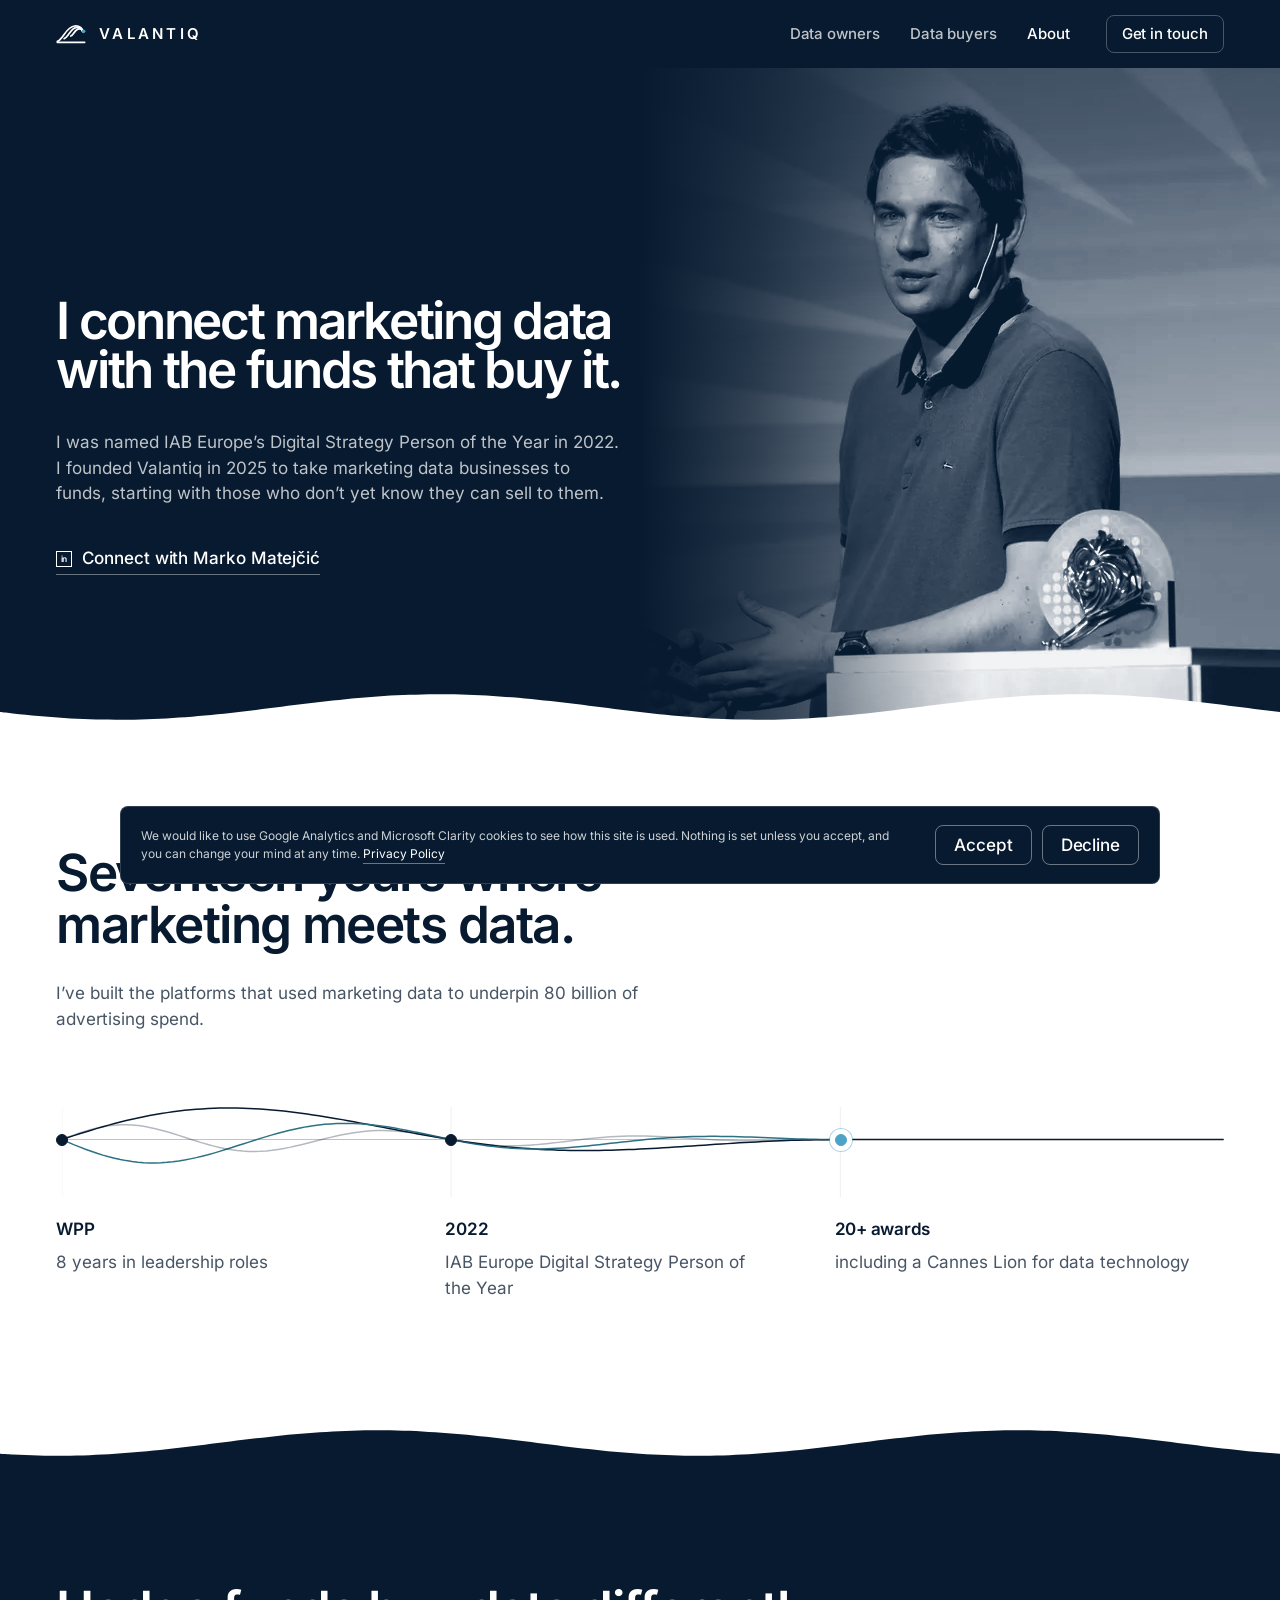
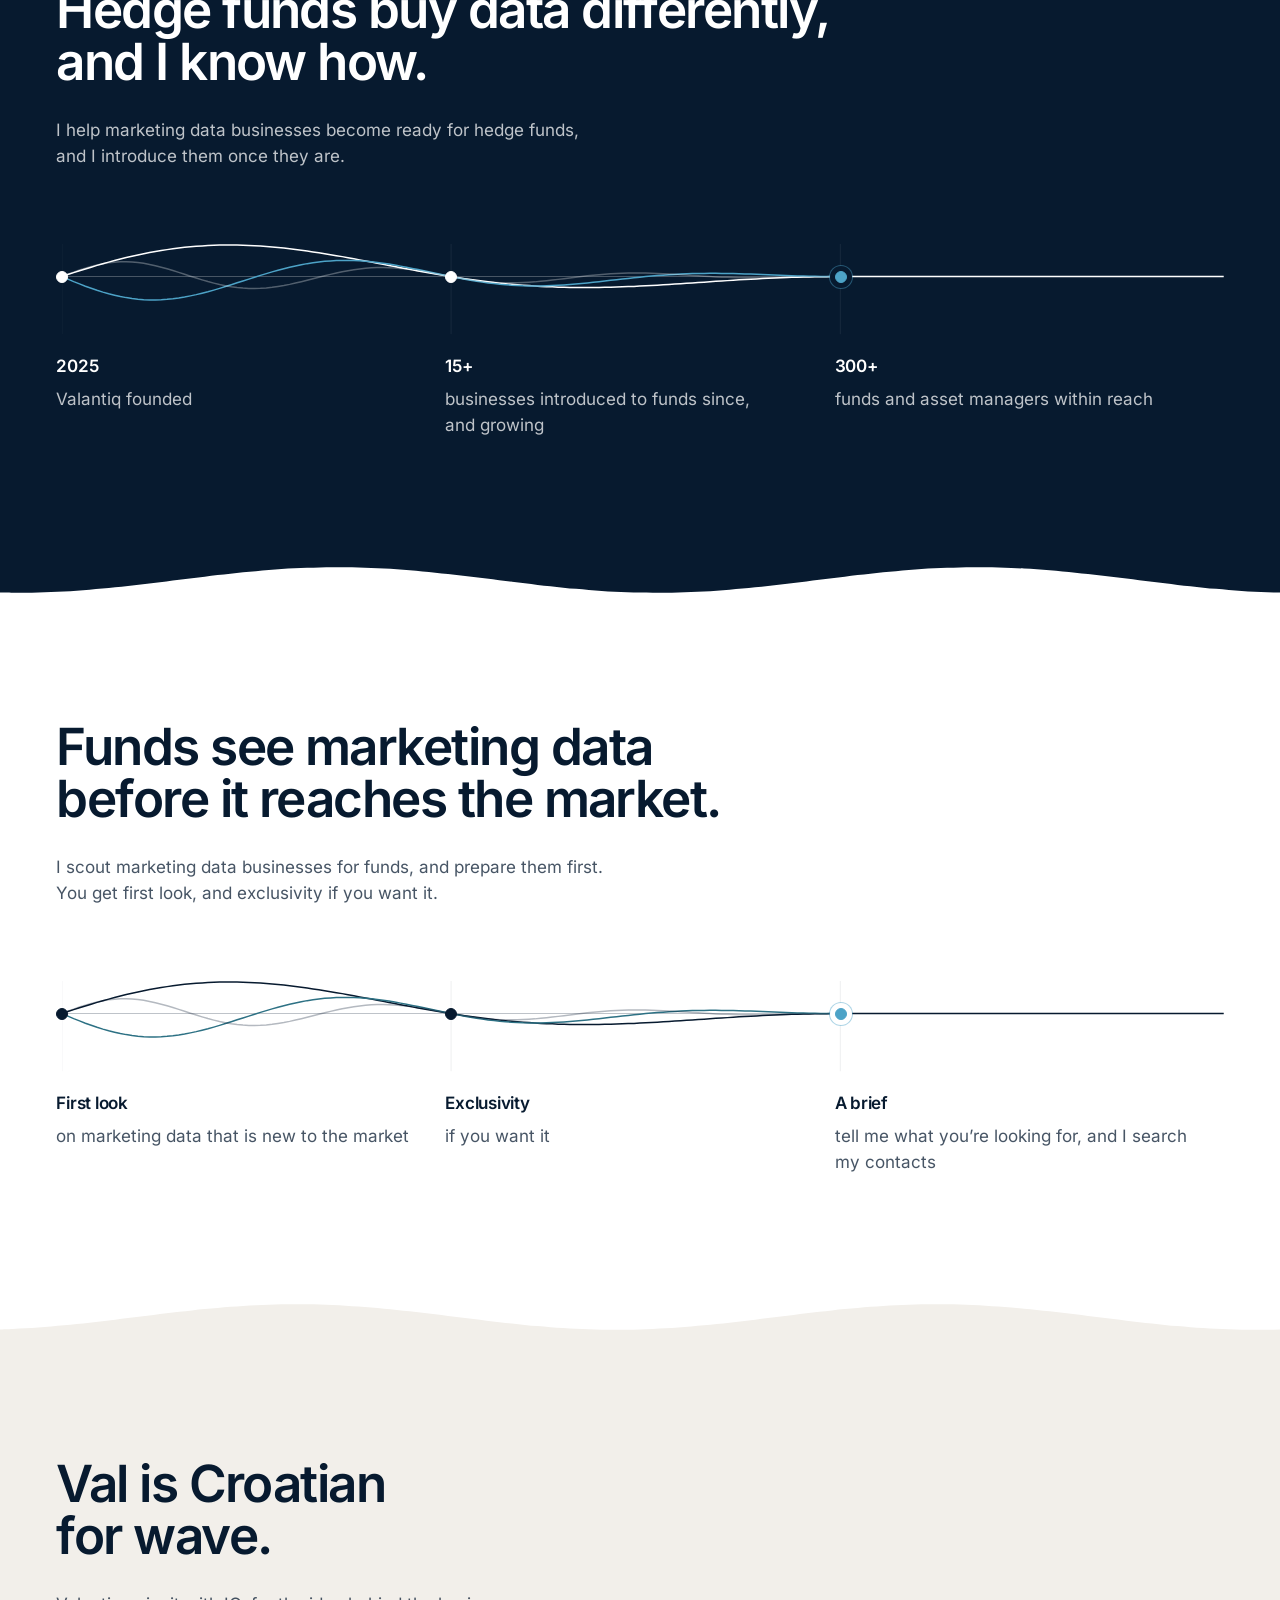
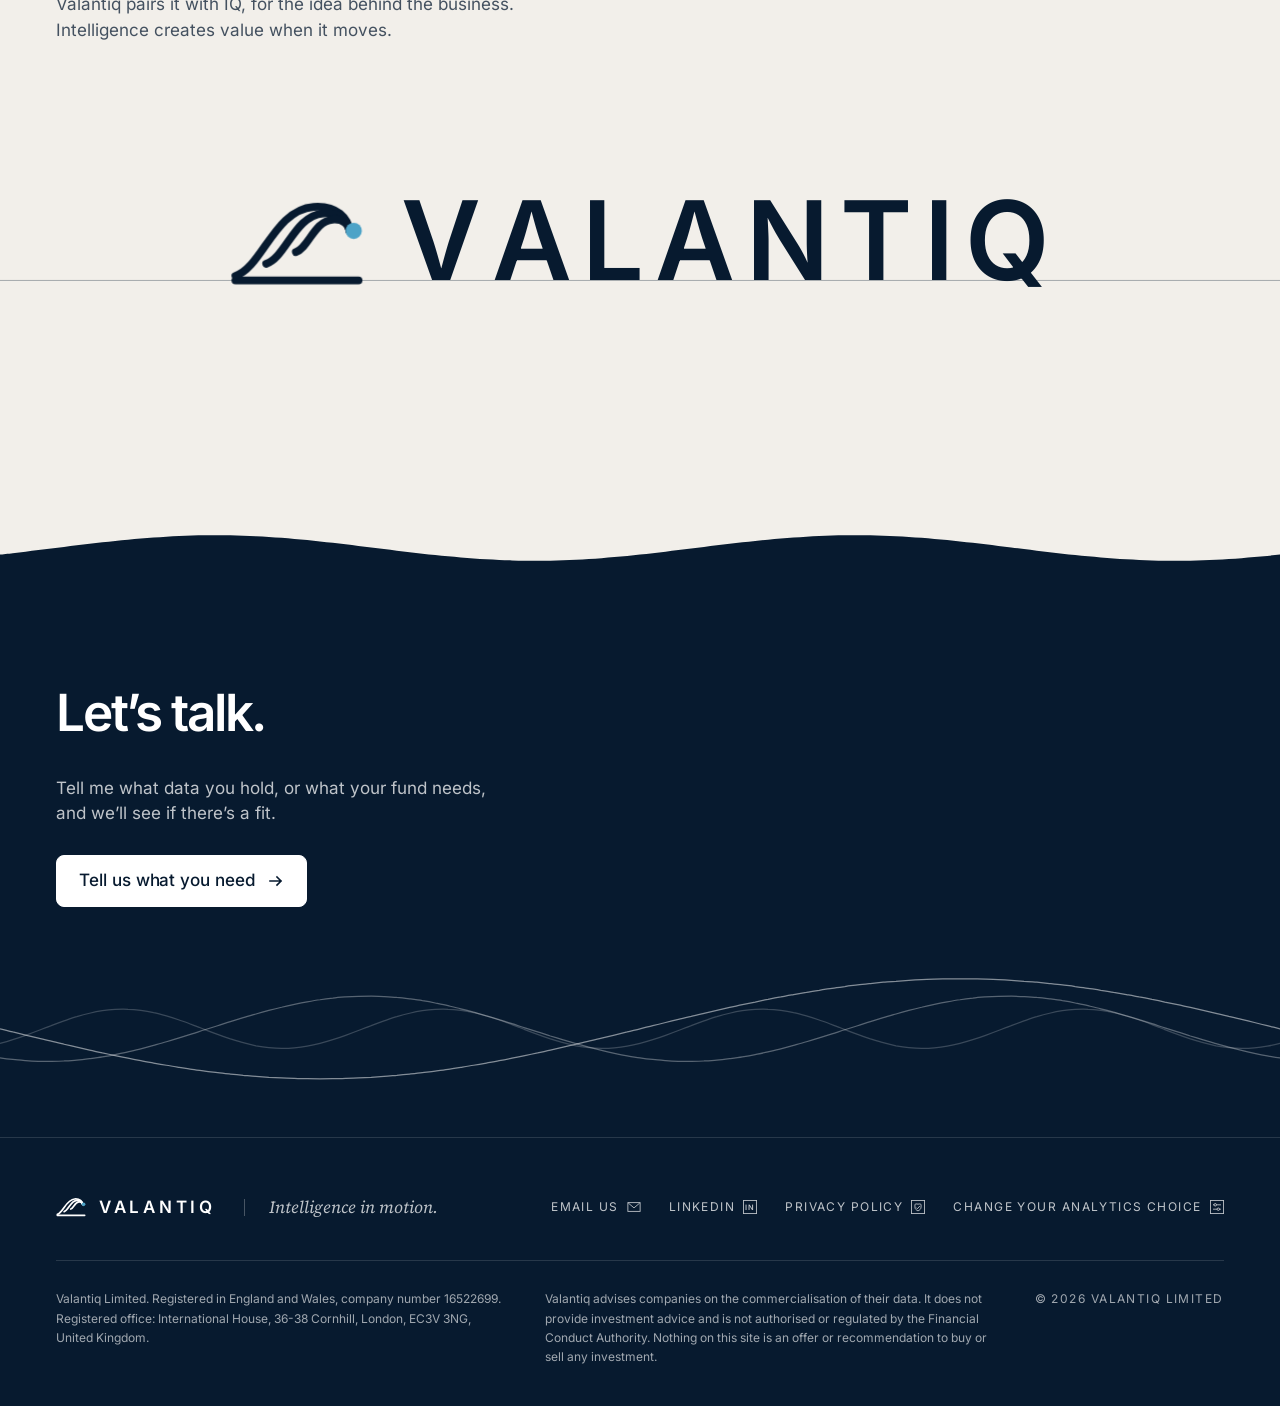
<file: about/index.html>
<!DOCTYPE html>
<html lang="en-GB">
<head>
    <meta charset="UTF-8">
    <meta name="viewport" content="width=device-width, initial-scale=1.0">
    <title>About Marko Matejčić, founder | Valantiq</title>
    <meta name="description" content="Marko Matejčić founded Valantiq in 2025 to take marketing data businesses to funds. IAB Europe&#x27;s Digital Strategy Person of the Year 2022.">
    <link rel="canonical" href="https://valantiq.com/about/">
    <meta name="theme-color" content="#071a2f">

    <meta property="og:type" content="website">
    <meta property="og:site_name" content="Valantiq">
    <meta property="og:title" content="Who is behind Valantiq? Marko Matejčić">
    <meta property="og:description" content="I was named IAB Europe&#x27;s Digital Strategy Person of the Year in 2022.">
    <meta property="og:url" content="https://valantiq.com/about/">
    <meta property="og:image" content="https://valantiq.com/assets/og-about.png">
    <meta property="og:image:width" content="1200">
    <meta property="og:image:height" content="630">
    <meta name="twitter:card" content="summary_large_image">
    <meta property="og:image:alt" content="Valantiq: I connect marketing data with the funds that buy it.">
    <script type="application/ld+json">{"@context": "https://schema.org", "@graph": [{"@type": "Organization", "@id": "https://valantiq.com/#organization", "name": "Valantiq", "url": "https://valantiq.com/", "legalName": "Valantiq Limited", "logo": "https://valantiq.com/android-chrome-512x512.png", "email": "info@valantiq.com", "description": "Valantiq helps data-rich companies license their data to hedge funds and asset managers, for recurring, high-margin revenue on top of your core business.", "sameAs": ["https://www.linkedin.com/company/valantiq/"], "address": {"@type": "PostalAddress", "streetAddress": "International House, 36-38 Cornhill", "addressLocality": "London", "postalCode": "EC3V 3NG", "addressCountry": "GB"}, "foundingDate": "2025"}, {"@type": "WebSite", "@id": "https://valantiq.com/#website", "url": "https://valantiq.com/", "name": "Valantiq", "inLanguage": "en-GB", "publisher": {"@id": "https://valantiq.com/#organization"}}, {"@type": "BreadcrumbList", "itemListElement": [{"@type": "ListItem", "position": 1, "name": "Valantiq", "item": "https://valantiq.com/"}, {"@type": "ListItem", "position": 2, "name": "About", "item": "https://valantiq.com/about/"}]}, {"@type": "AboutPage", "@id": "https://valantiq.com/about/#webpage", "url": "https://valantiq.com/about/", "isPartOf": {"@id": "https://valantiq.com/#website"}, "mainEntity": {"@id": "https://valantiq.com/about/#founder"}}, {"@type": "Person", "@id": "https://valantiq.com/about/#founder", "url": "https://valantiq.com/about/", "name": "Marko Matejčić", "sameAs": ["https://www.linkedin.com/in/markomatejcic/"], "worksFor": {"@id": "https://valantiq.com/#organization"}, "image": "https://valantiq.com/assets/marko-matejcic.jpg"}]}</script>

    <!-- Favicons (unchanged from the launch page, served from the site root) -->
    <link rel="icon" type="image/x-icon" href="/favicon.ico">
    <link rel="icon" type="image/png" sizes="16x16" href="/favicon-16x16.png">
    <link rel="icon" type="image/png" sizes="32x32" href="/favicon-32x32.png">
    <link rel="apple-touch-icon" sizes="180x180" href="/apple-touch-icon.png">
    <link rel="icon" type="image/png" sizes="192x192" href="/android-chrome-192x192.png">
    <link rel="icon" type="image/png" sizes="512x512" href="/android-chrome-512x512.png">
    <link rel="manifest" href="/site.webmanifest">

    <link rel="preload" href="/assets/fonts/inter-latin-wght-normal.woff2" as="font" type="font/woff2" crossorigin>
    <link rel="stylesheet" href="/assets/styles.css">
    <script src="/assets/site.js" defer></script>
    <script src="/assets/app.js" defer></script>
    <script src="/assets/track.js" defer></script>
</head>
<body>

    <a class="skip" href="#main">Skip to content</a>
    <header class="site-header night" data-header>
        <div class="wrap site-header__inner">
            <a class="logo" href="/"><svg class="mark" viewBox="1 2 46 30" aria-hidden="true" focusable="false"><path class="mark__horizon" pathLength="1" d="M3 29.5 H44"/><path class="mark__wave" pathLength="1" d="M3.00 28.00 C12.00 25.00 16.00 6.00 29.00 5.00 C37.00 4.40 40.50 9.00 41.00 13.00"/><path class="mark__wave" pathLength="1" d="M13.26 23.95 C19.83 21.76 22.75 7.89 32.24 7.16 C38.08 6.72 40.63 10.08 41.00 13.00"/><path class="mark__wave" pathLength="1" d="M23.14 20.05 C27.37 18.64 29.25 9.71 35.36 9.24 C39.12 8.96 40.77 11.12 41.00 13.00"/><circle class="mark__node" cx="42.4" cy="13" r="2.7"/></svg><span>Valantiq</span></a>
            <nav class="nav" aria-label="Main">
                <div class="nav__links">
                    <a href="/">Data owners</a>
                    <a href="/for-investment-managers/">Data buyers</a>
                    <a href="/about/" aria-current="page">About</a>
                </div>
                <a class="btn btn--small btn--ghost" href="mailto:info@valantiq.com">Get in touch</a>
            </nav>
            <div class="nav-toggle">
                <button type="button" class="nav-toggle__btn" popovertarget="nav-menu" aria-label="Menu">
                    <span class="nav-toggle__icon"></span>
                </button>
                <nav id="nav-menu" class="nav-toggle__panel night" popover="auto" aria-label="Main">
                    <a href="/">Data owners</a>
                    <a href="/for-investment-managers/">Data buyers</a>
                    <a href="/about/" aria-current="page">About</a>
                    <a class="btn" href="mailto:info@valantiq.com">Get in touch<svg class="arrow" viewBox="0 0 16 16" aria-hidden="true" focusable="false"><path d="M2 8h11M9 4l4 4-4 4"/></svg></a>
                </nav>
            </div>
        </div>
    </header>

<main id="main"><svg class="duotone" width="0" height="0" aria-hidden="true" focusable="false"><filter id="duotone" color-interpolation-filters="sRGB"><feColorMatrix type="matrix" values=".2126 .7152 .0722 0 0 .2126 .7152 .0722 0 0 .2126 .7152 .0722 0 0 0 0 0 1 0"/><feComponentTransfer><feFuncR type="linear" slope="1.35" intercept="-.16"/><feFuncG type="linear" slope="1.35" intercept="-.16"/><feFuncB type="linear" slope="1.35" intercept="-.16"/></feComponentTransfer><feComponentTransfer><feFuncR type="table" tableValues=".027 .36 .95"/><feFuncG type="table" tableValues=".102 .42 .955"/><feFuncB type="table" tableValues=".184 .49 .96"/></feComponentTransfer></filter></svg>
    <section class="hero night about-hero" data-ground="night">
        <div class="wrap about-hero__inner">
            <div class="about__lead">
                <h1 class="hl display" style="--w: 11.87"><span>I connect marketing data</span> <span>with the funds that buy it.</span></h1>
                <p class="lead"><span class="sen">I was named IAB Europe’s <span class="nowrap">Digital Strategy Person of</span> <span class="nowrap">the Year in 2022</span>.</span> <span class="sen">I founded Valantiq in 2025 to take marketing data businesses to funds, starting with those who don’t yet know they can sell to them.</span></p>
                <p class="about__in"><a class="link" href="https://www.linkedin.com/in/markomatejcic/" rel="noopener"><svg class="site-footer__icon" viewBox="0 0 16 16" aria-hidden="true" focusable="false"><rect x="0.5" y="0.5" width="15" height="15"/><text x="8" y="11.3" text-anchor="middle">in</text></svg><span>Connect with Marko Matejčić</span></a></p>
            </div>
        </div>
        <div class="about-hero__photo"><img class="about__photo" src="/assets/marko-matejcic.jpg" srcset="/assets/marko-matejcic-640.webp 640w, /assets/marko-matejcic-960.webp 960w, /assets/marko-matejcic-1260.webp 1260w" sizes="(max-width: 900px) 100vw, 50vw" alt="Marko Matejčić" width="1260" height="1327" decoding="async"></div>
    </section><div class="divider divider--paper" aria-hidden="true"><svg viewBox="0 0 2000 100" preserveAspectRatio="none" focusable="false"><path d="M0.0 58.6 C1.7 59.0 6.7 60.2 10.0 61.0 C13.3 61.8 16.7 62.6 20.0 63.3 C23.3 64.1 26.7 64.8 30.0 65.4 C33.3 66.1 36.7 66.7 40.0 67.3 C43.3 67.8 46.7 68.4 50.0 68.8 C53.3 69.3 56.7 69.7 60.0 70.1 C63.3 70.5 66.7 70.8 70.0 71.1 C73.3 71.3 76.7 71.5 80.0 71.7 C83.3 71.9 86.7 71.9 90.0 72.0 C93.3 72.0 96.7 72.0 100.0 71.9 C103.3 71.8 106.7 71.7 110.0 71.5 C113.3 71.3 116.7 71.1 120.0 70.8 C123.3 70.5 126.7 70.1 130.0 69.7 C133.3 69.3 136.7 68.8 140.0 68.3 C143.3 67.8 146.7 67.2 150.0 66.6 C153.3 66.0 156.7 65.4 160.0 64.7 C163.3 64.0 166.7 63.3 170.0 62.5 C173.3 61.8 176.7 61.0 180.0 60.2 C183.3 59.3 186.7 58.5 190.0 57.6 C193.3 56.8 196.7 55.9 200.0 55.0 C203.3 54.1 206.7 53.2 210.0 52.3 C213.3 51.3 216.7 50.4 220.0 49.5 C223.3 48.6 226.7 47.7 230.0 46.7 C233.3 45.8 236.7 44.9 240.0 44.0 C243.3 43.2 246.7 42.3 250.0 41.4 C253.3 40.6 256.7 39.8 260.0 39.0 C263.3 38.2 266.7 37.4 270.0 36.7 C273.3 35.9 276.7 35.2 280.0 34.6 C283.3 33.9 286.7 33.3 290.0 32.7 C293.3 32.2 296.7 31.6 300.0 31.2 C303.3 30.7 306.7 30.3 310.0 29.9 C313.3 29.5 316.7 29.2 320.0 28.9 C323.3 28.7 326.7 28.5 330.0 28.3 C333.3 28.1 336.7 28.1 340.0 28.0 C343.3 28.0 346.7 28.0 350.0 28.1 C353.3 28.2 356.7 28.3 360.0 28.5 C363.3 28.7 366.7 28.9 370.0 29.2 C373.3 29.5 376.7 29.9 380.0 30.3 C383.3 30.7 386.7 31.2 390.0 31.7 C393.3 32.2 396.7 32.8 400.0 33.4 C403.3 34.0 406.7 34.6 410.0 35.3 C413.3 36.0 416.7 36.7 420.0 37.5 C423.3 38.2 426.7 39.0 430.0 39.8 C433.3 40.7 436.7 41.5 440.0 42.4 C443.3 43.2 446.7 44.1 450.0 45.0 C453.3 45.9 456.7 46.8 460.0 47.7 C463.3 48.7 466.7 49.6 470.0 50.5 C473.3 51.4 476.7 52.3 480.0 53.3 C483.3 54.2 486.7 55.1 490.0 56.0 C493.3 56.8 496.7 57.7 500.0 58.6 C503.3 59.4 506.7 60.2 510.0 61.0 C513.3 61.8 516.7 62.6 520.0 63.3 C523.3 64.1 526.7 64.8 530.0 65.4 C533.3 66.1 536.7 66.7 540.0 67.3 C543.3 67.8 546.7 68.4 550.0 68.8 C553.3 69.3 556.7 69.7 560.0 70.1 C563.3 70.5 566.7 70.8 570.0 71.1 C573.3 71.3 576.7 71.5 580.0 71.7 C583.3 71.9 586.7 71.9 590.0 72.0 C593.3 72.0 596.7 72.0 600.0 71.9 C603.3 71.8 606.7 71.7 610.0 71.5 C613.3 71.3 616.7 71.1 620.0 70.8 C623.3 70.5 626.7 70.1 630.0 69.7 C633.3 69.3 636.7 68.8 640.0 68.3 C643.3 67.8 646.7 67.2 650.0 66.6 C653.3 66.0 656.7 65.4 660.0 64.7 C663.3 64.0 666.7 63.3 670.0 62.5 C673.3 61.8 676.7 61.0 680.0 60.2 C683.3 59.3 686.7 58.5 690.0 57.6 C693.3 56.8 696.7 55.9 700.0 55.0 C703.3 54.1 706.7 53.2 710.0 52.3 C713.3 51.3 716.7 50.4 720.0 49.5 C723.3 48.6 726.7 47.7 730.0 46.7 C733.3 45.8 736.7 44.9 740.0 44.0 C743.3 43.2 746.7 42.3 750.0 41.4 C753.3 40.6 756.7 39.8 760.0 39.0 C763.3 38.2 766.7 37.4 770.0 36.7 C773.3 35.9 776.7 35.2 780.0 34.6 C783.3 33.9 786.7 33.3 790.0 32.7 C793.3 32.2 796.7 31.6 800.0 31.2 C803.3 30.7 806.7 30.3 810.0 29.9 C813.3 29.5 816.7 29.2 820.0 28.9 C823.3 28.7 826.7 28.5 830.0 28.3 C833.3 28.1 836.7 28.1 840.0 28.0 C843.3 28.0 846.7 28.0 850.0 28.1 C853.3 28.2 856.7 28.3 860.0 28.5 C863.3 28.7 866.7 28.9 870.0 29.2 C873.3 29.5 876.7 29.9 880.0 30.3 C883.3 30.7 886.7 31.2 890.0 31.7 C893.3 32.2 896.7 32.8 900.0 33.4 C903.3 34.0 906.7 34.6 910.0 35.3 C913.3 36.0 916.7 36.7 920.0 37.5 C923.3 38.2 926.7 39.0 930.0 39.8 C933.3 40.7 936.7 41.5 940.0 42.4 C943.3 43.2 946.7 44.1 950.0 45.0 C953.3 45.9 956.7 46.8 960.0 47.7 C963.3 48.7 966.7 49.6 970.0 50.5 C973.3 51.4 976.7 52.3 980.0 53.3 C983.3 54.2 986.7 55.1 990.0 56.0 C993.3 56.8 996.7 57.7 1000.0 58.6 C1003.3 59.4 1006.7 60.2 1010.0 61.0 C1013.3 61.8 1016.7 62.6 1020.0 63.3 C1023.3 64.1 1026.7 64.8 1030.0 65.4 C1033.3 66.1 1036.7 66.7 1040.0 67.3 C1043.3 67.8 1046.7 68.4 1050.0 68.8 C1053.3 69.3 1056.7 69.7 1060.0 70.1 C1063.3 70.5 1066.7 70.8 1070.0 71.1 C1073.3 71.3 1076.7 71.5 1080.0 71.7 C1083.3 71.9 1086.7 71.9 1090.0 72.0 C1093.3 72.0 1096.7 72.0 1100.0 71.9 C1103.3 71.8 1106.7 71.7 1110.0 71.5 C1113.3 71.3 1116.7 71.1 1120.0 70.8 C1123.3 70.5 1126.7 70.1 1130.0 69.7 C1133.3 69.3 1136.7 68.8 1140.0 68.3 C1143.3 67.8 1146.7 67.2 1150.0 66.6 C1153.3 66.0 1156.7 65.4 1160.0 64.7 C1163.3 64.0 1166.7 63.3 1170.0 62.5 C1173.3 61.8 1176.7 61.0 1180.0 60.2 C1183.3 59.3 1186.7 58.5 1190.0 57.6 C1193.3 56.8 1196.7 55.9 1200.0 55.0 C1203.3 54.1 1206.7 53.2 1210.0 52.3 C1213.3 51.3 1216.7 50.4 1220.0 49.5 C1223.3 48.6 1226.7 47.7 1230.0 46.7 C1233.3 45.8 1236.7 44.9 1240.0 44.0 C1243.3 43.2 1246.7 42.3 1250.0 41.4 C1253.3 40.6 1256.7 39.8 1260.0 39.0 C1263.3 38.2 1266.7 37.4 1270.0 36.7 C1273.3 35.9 1276.7 35.2 1280.0 34.6 C1283.3 33.9 1286.7 33.3 1290.0 32.7 C1293.3 32.2 1296.7 31.6 1300.0 31.2 C1303.3 30.7 1306.7 30.3 1310.0 29.9 C1313.3 29.5 1316.7 29.2 1320.0 28.9 C1323.3 28.7 1326.7 28.5 1330.0 28.3 C1333.3 28.1 1336.7 28.1 1340.0 28.0 C1343.3 28.0 1346.7 28.0 1350.0 28.1 C1353.3 28.2 1356.7 28.3 1360.0 28.5 C1363.3 28.7 1366.7 28.9 1370.0 29.2 C1373.3 29.5 1376.7 29.9 1380.0 30.3 C1383.3 30.7 1386.7 31.2 1390.0 31.7 C1393.3 32.2 1396.7 32.8 1400.0 33.4 C1403.3 34.0 1406.7 34.6 1410.0 35.3 C1413.3 36.0 1416.7 36.7 1420.0 37.5 C1423.3 38.2 1426.7 39.0 1430.0 39.8 C1433.3 40.7 1436.7 41.5 1440.0 42.4 C1443.3 43.2 1446.7 44.1 1450.0 45.0 C1453.3 45.9 1456.7 46.8 1460.0 47.7 C1463.3 48.7 1466.7 49.6 1470.0 50.5 C1473.3 51.4 1476.7 52.3 1480.0 53.3 C1483.3 54.2 1486.7 55.1 1490.0 56.0 C1493.3 56.8 1496.7 57.7 1500.0 58.6 C1503.3 59.4 1506.7 60.2 1510.0 61.0 C1513.3 61.8 1516.7 62.6 1520.0 63.3 C1523.3 64.1 1526.7 64.8 1530.0 65.4 C1533.3 66.1 1536.7 66.7 1540.0 67.3 C1543.3 67.8 1546.7 68.4 1550.0 68.8 C1553.3 69.3 1556.7 69.7 1560.0 70.1 C1563.3 70.5 1566.7 70.8 1570.0 71.1 C1573.3 71.3 1576.7 71.5 1580.0 71.7 C1583.3 71.9 1586.7 71.9 1590.0 72.0 C1593.3 72.0 1596.7 72.0 1600.0 71.9 C1603.3 71.8 1606.7 71.7 1610.0 71.5 C1613.3 71.3 1616.7 71.1 1620.0 70.8 C1623.3 70.5 1626.7 70.1 1630.0 69.7 C1633.3 69.3 1636.7 68.8 1640.0 68.3 C1643.3 67.8 1646.7 67.2 1650.0 66.6 C1653.3 66.0 1656.7 65.4 1660.0 64.7 C1663.3 64.0 1666.7 63.3 1670.0 62.5 C1673.3 61.8 1676.7 61.0 1680.0 60.2 C1683.3 59.3 1686.7 58.5 1690.0 57.6 C1693.3 56.8 1696.7 55.9 1700.0 55.0 C1703.3 54.1 1706.7 53.2 1710.0 52.3 C1713.3 51.3 1716.7 50.4 1720.0 49.5 C1723.3 48.6 1726.7 47.7 1730.0 46.7 C1733.3 45.8 1736.7 44.9 1740.0 44.0 C1743.3 43.2 1746.7 42.3 1750.0 41.4 C1753.3 40.6 1756.7 39.8 1760.0 39.0 C1763.3 38.2 1766.7 37.4 1770.0 36.7 C1773.3 35.9 1776.7 35.2 1780.0 34.6 C1783.3 33.9 1786.7 33.3 1790.0 32.7 C1793.3 32.2 1796.7 31.6 1800.0 31.2 C1803.3 30.7 1806.7 30.3 1810.0 29.9 C1813.3 29.5 1816.7 29.2 1820.0 28.9 C1823.3 28.7 1826.7 28.5 1830.0 28.3 C1833.3 28.1 1836.7 28.1 1840.0 28.0 C1843.3 28.0 1846.7 28.0 1850.0 28.1 C1853.3 28.2 1856.7 28.3 1860.0 28.5 C1863.3 28.7 1866.7 28.9 1870.0 29.2 C1873.3 29.5 1876.7 29.9 1880.0 30.3 C1883.3 30.7 1886.7 31.2 1890.0 31.7 C1893.3 32.2 1896.7 32.8 1900.0 33.4 C1903.3 34.0 1906.7 34.6 1910.0 35.3 C1913.3 36.0 1916.7 36.7 1920.0 37.5 C1923.3 38.2 1926.7 39.0 1930.0 39.8 C1933.3 40.7 1936.7 41.5 1940.0 42.4 C1943.3 43.2 1946.7 44.1 1950.0 45.0 C1953.3 45.9 1956.7 46.8 1960.0 47.7 C1963.3 48.7 1966.7 49.6 1970.0 50.5 C1973.3 51.4 1976.7 52.3 1980.0 53.3 C1983.3 54.2 1986.7 55.1 1990.0 56.0 C1993.3 56.8 1998.3 58.1 2000.0 58.6 L2000 100 L0 100 Z"/></svg></div>
    <section class="section paper about-investors" id="investors" data-ground="paper">
        <div class="wrap inv__head">
            <h2 class="hl" style="--w: 11.25"><span>Seventeen years where</span> <span>marketing meets data.</span></h2>
            <p class="lead clauses">I’ve built the platforms that used marketing data to underpin 80 billion of advertising spend.</p>
            <div class="chain" style="--n: 3">
                <div class="chain__fig chain__fig--h" aria-hidden="true"><svg viewBox="0 0 1000 120" preserveAspectRatio="none" focusable="false"><g class="chain__grid"><line x1="0.0" y1="26.0" x2="0.0" y2="120.0"/><line x1="333.3" y1="26.0" x2="333.3" y2="120.0"/><line x1="666.7" y1="26.0" x2="666.7" y2="120.0"/><line x1="1000.0" y1="26.0" x2="1000.0" y2="120.0"/></g><line class="chain__horizon" x1="0.0" y1="60.0" x2="1000.0" y2="60.0"/></svg><div class="chain__draw"><svg viewBox="0 0 1000 120" preserveAspectRatio="none" focusable="false"><path class="chain__wave chain__wave--0" d="M0.0 60.0 L5.0 57.9 L10.0 55.9 L15.0 54.0 L20.0 52.0 L25.0 50.2 L30.0 48.3 L35.0 46.6 L40.0 44.9 L45.0 43.2 L50.0 41.7 L55.0 40.2 L60.0 38.7 L65.0 37.4 L70.0 36.1 L75.0 34.9 L80.0 33.8 L85.0 32.8 L90.0 31.9 L95.0 31.0 L100.0 30.2 L105.0 29.5 L110.0 28.9 L115.0 28.4 L120.0 28.0 L125.0 27.7 L130.0 27.4 L135.0 27.2 L140.0 27.1 L145.0 27.1 L150.0 27.2 L155.0 27.3 L160.0 27.5 L165.0 27.8 L170.0 28.2 L175.0 28.6 L180.0 29.1 L185.0 29.7 L190.0 30.3 L195.0 31.0 L200.0 31.7 L205.0 32.5 L210.0 33.4 L215.0 34.3 L220.0 35.2 L225.0 36.1 L230.0 37.2 L235.0 38.2 L240.0 39.2 L245.0 40.3 L250.0 41.4 L255.0 42.6 L260.0 43.7 L265.0 44.9 L270.0 46.0 L275.0 47.2 L280.0 48.4 L285.0 49.5 L290.0 50.7 L295.0 51.8 L300.0 53.0 L305.0 54.1 L310.0 55.2 L315.0 56.3 L320.0 57.3 L325.0 58.3 L330.0 59.3 L335.0 60.3 L340.0 61.3 L345.0 62.2 L350.0 63.0 L355.0 63.9 L360.0 64.7 L365.0 65.4 L370.0 66.1 L375.0 66.8 L380.0 67.4 L385.0 68.0 L390.0 68.5 L395.0 69.0 L400.0 69.4 L405.0 69.8 L410.0 70.2 L415.0 70.5 L420.0 70.7 L425.0 71.0 L430.0 71.1 L435.0 71.3 L440.0 71.3 L445.0 71.4 L450.0 71.4 L455.0 71.4 L460.0 71.3 L465.0 71.2 L470.0 71.0 L475.0 70.9 L480.0 70.7 L485.0 70.4 L490.0 70.2 L495.0 69.9 L500.0 69.6 L505.0 69.3 L510.0 68.9 L515.0 68.5 L520.0 68.2 L525.0 67.8 L530.0 67.4 L535.0 67.0 L540.0 66.6 L545.0 66.2 L550.0 65.8 L555.0 65.4 L560.0 64.9 L565.0 64.5 L570.0 64.2 L575.0 63.8 L580.0 63.4 L585.0 63.0 L590.0 62.7 L595.0 62.4 L600.0 62.1 L605.0 61.8 L610.0 61.5 L615.0 61.2 L620.0 61.0 L625.0 60.8 L630.0 60.6 L635.0 60.5 L640.0 60.3 L645.0 60.2 L650.0 60.1 L655.0 60.1 L660.0 60.0 L665.0 60.0 L666.7 60.0"/><path class="chain__wave chain__wave--1" d="M0.0 60.0 L5.0 62.6 L10.0 65.2 L15.0 67.6 L20.0 70.0 L25.0 72.2 L30.0 74.3 L35.0 76.2 L40.0 77.9 L45.0 79.4 L50.0 80.8 L55.0 81.9 L60.0 82.8 L65.0 83.5 L70.0 84.0 L75.0 84.3 L80.0 84.3 L85.0 84.1 L90.0 83.7 L95.0 83.1 L100.0 82.3 L105.0 81.3 L110.0 80.1 L115.0 78.8 L120.0 77.3 L125.0 75.8 L130.0 74.1 L135.0 72.3 L140.0 70.4 L145.0 68.5 L150.0 66.5 L155.0 64.6 L160.0 62.6 L165.0 60.6 L170.0 58.7 L175.0 56.9 L180.0 55.1 L185.0 53.4 L190.0 51.8 L195.0 50.3 L200.0 48.9 L205.0 47.6 L210.0 46.5 L215.0 45.6 L220.0 44.8 L225.0 44.1 L230.0 43.7 L235.0 43.3 L240.0 43.2 L245.0 43.2 L250.0 43.3 L255.0 43.6 L260.0 44.0 L265.0 44.6 L270.0 45.3 L275.0 46.1 L280.0 47.0 L285.0 48.0 L290.0 49.1 L295.0 50.3 L300.0 51.5 L305.0 52.7 L310.0 54.0 L315.0 55.3 L320.0 56.6 L325.0 57.9 L330.0 59.2 L335.0 60.4 L340.0 61.6 L345.0 62.7 L350.0 63.8 L355.0 64.8 L360.0 65.7 L365.0 66.6 L370.0 67.3 L375.0 68.0 L380.0 68.5 L385.0 69.0 L390.0 69.3 L395.0 69.6 L400.0 69.7 L405.0 69.8 L410.0 69.7 L415.0 69.6 L420.0 69.4 L425.0 69.1 L430.0 68.7 L435.0 68.2 L440.0 67.7 L445.0 67.2 L450.0 66.6 L455.0 65.9 L460.0 65.3 L465.0 64.6 L470.0 63.9 L475.0 63.2 L480.0 62.5 L485.0 61.9 L490.0 61.2 L495.0 60.6 L500.0 60.0 L505.0 59.4 L510.0 58.9 L515.0 58.5 L520.0 58.1 L525.0 57.7 L530.0 57.4 L535.0 57.1 L540.0 56.9 L545.0 56.8 L550.0 56.7 L555.0 56.6 L560.0 56.6 L565.0 56.7 L570.0 56.8 L575.0 56.9 L580.0 57.0 L585.0 57.2 L590.0 57.4 L595.0 57.6 L600.0 57.9 L605.0 58.1 L610.0 58.4 L615.0 58.6 L620.0 58.8 L625.0 59.1 L630.0 59.3 L635.0 59.4 L640.0 59.6 L645.0 59.7 L650.0 59.9 L655.0 59.9 L660.0 60.0 L665.0 60.0 L666.7 60.0"/><path class="chain__wave chain__wave--2" d="M0.0 60.0 L5.0 57.6 L10.0 55.3 L15.0 53.2 L20.0 51.2 L25.0 49.4 L30.0 47.9 L35.0 46.6 L40.0 45.6 L45.0 45.0 L50.0 44.6 L55.0 44.5 L60.0 44.8 L65.0 45.4 L70.0 46.2 L75.0 47.3 L80.0 48.6 L85.0 50.2 L90.0 51.9 L95.0 53.7 L100.0 55.6 L105.0 57.6 L110.0 59.6 L115.0 61.5 L120.0 63.4 L125.0 65.2 L130.0 66.8 L135.0 68.3 L140.0 69.6 L145.0 70.6 L150.0 71.4 L155.0 72.0 L160.0 72.3 L165.0 72.4 L170.0 72.2 L175.0 71.8 L180.0 71.2 L185.0 70.3 L190.0 69.3 L195.0 68.1 L200.0 66.7 L205.0 65.3 L210.0 63.8 L215.0 62.2 L220.0 60.7 L225.0 59.2 L230.0 57.7 L235.0 56.3 L240.0 55.0 L245.0 53.8 L250.0 52.8 L255.0 52.0 L260.0 51.4 L265.0 50.9 L270.0 50.6 L275.0 50.6 L280.0 50.7 L285.0 51.0 L290.0 51.5 L295.0 52.1 L300.0 52.9 L305.0 53.8 L310.0 54.8 L315.0 55.8 L320.0 57.0 L325.0 58.1 L330.0 59.2 L335.0 60.4 L340.0 61.5 L345.0 62.5 L350.0 63.4 L355.0 64.2 L360.0 65.0 L365.0 65.5 L370.0 66.0 L375.0 66.3 L380.0 66.5 L385.0 66.5 L390.0 66.5 L395.0 66.2 L400.0 65.9 L405.0 65.5 L410.0 64.9 L415.0 64.3 L420.0 63.6 L425.0 62.9 L430.0 62.2 L435.0 61.4 L440.0 60.7 L445.0 59.9 L450.0 59.2 L455.0 58.6 L460.0 58.0 L465.0 57.5 L470.0 57.1 L475.0 56.7 L480.0 56.5 L485.0 56.3 L490.0 56.2 L495.0 56.2 L500.0 56.3 L505.0 56.5 L510.0 56.7 L515.0 57.0 L520.0 57.3 L525.0 57.6 L530.0 58.0 L535.0 58.4 L540.0 58.8 L545.0 59.2 L550.0 59.6 L555.0 60.0 L560.0 60.3 L565.0 60.6 L570.0 60.8 L575.0 61.0 L580.0 61.1 L585.0 61.2 L590.0 61.3 L595.0 61.3 L600.0 61.3 L605.0 61.2 L610.0 61.1 L615.0 61.0 L620.0 60.9 L625.0 60.7 L630.0 60.6 L635.0 60.5 L640.0 60.3 L645.0 60.2 L650.0 60.1 L655.0 60.1 L660.0 60.0 L665.0 60.0 L666.7 60.0"/><path class="chain__out" d="M666.7 60.0 L1000.0 60.0"/></svg></div><span class="chain__scan"></span></div>
                <div class="chain__fig chain__fig--v" aria-hidden="true"><svg viewBox="0 0 120 1000" preserveAspectRatio="none" focusable="false"><g class="chain__grid"><line x1="0.0" y1="0.0" x2="120.0" y2="0.0"/><line x1="0.0" y1="333.3" x2="120.0" y2="333.3"/><line x1="0.0" y1="666.7" x2="120.0" y2="666.7"/><line x1="0.0" y1="1000.0" x2="120.0" y2="1000.0"/></g><line class="chain__horizon" x1="60.0" y1="0.0" x2="60.0" y2="1000.0"/></svg><div class="chain__draw"><svg viewBox="0 0 120 1000" preserveAspectRatio="none" focusable="false"><path class="chain__wave chain__wave--0" d="M60.0 0.0 L57.9 5.0 L55.9 10.0 L54.0 15.0 L52.0 20.0 L50.2 25.0 L48.3 30.0 L46.6 35.0 L44.9 40.0 L43.2 45.0 L41.7 50.0 L40.2 55.0 L38.7 60.0 L37.4 65.0 L36.1 70.0 L34.9 75.0 L33.8 80.0 L32.8 85.0 L31.9 90.0 L31.0 95.0 L30.2 100.0 L29.5 105.0 L28.9 110.0 L28.4 115.0 L28.0 120.0 L27.7 125.0 L27.4 130.0 L27.2 135.0 L27.1 140.0 L27.1 145.0 L27.2 150.0 L27.3 155.0 L27.5 160.0 L27.8 165.0 L28.2 170.0 L28.6 175.0 L29.1 180.0 L29.7 185.0 L30.3 190.0 L31.0 195.0 L31.7 200.0 L32.5 205.0 L33.4 210.0 L34.3 215.0 L35.2 220.0 L36.1 225.0 L37.2 230.0 L38.2 235.0 L39.2 240.0 L40.3 245.0 L41.4 250.0 L42.6 255.0 L43.7 260.0 L44.9 265.0 L46.0 270.0 L47.2 275.0 L48.4 280.0 L49.5 285.0 L50.7 290.0 L51.8 295.0 L53.0 300.0 L54.1 305.0 L55.2 310.0 L56.3 315.0 L57.3 320.0 L58.3 325.0 L59.3 330.0 L60.3 335.0 L61.3 340.0 L62.2 345.0 L63.0 350.0 L63.9 355.0 L64.7 360.0 L65.4 365.0 L66.1 370.0 L66.8 375.0 L67.4 380.0 L68.0 385.0 L68.5 390.0 L69.0 395.0 L69.4 400.0 L69.8 405.0 L70.2 410.0 L70.5 415.0 L70.7 420.0 L71.0 425.0 L71.1 430.0 L71.3 435.0 L71.3 440.0 L71.4 445.0 L71.4 450.0 L71.4 455.0 L71.3 460.0 L71.2 465.0 L71.0 470.0 L70.9 475.0 L70.7 480.0 L70.4 485.0 L70.2 490.0 L69.9 495.0 L69.6 500.0 L69.3 505.0 L68.9 510.0 L68.5 515.0 L68.2 520.0 L67.8 525.0 L67.4 530.0 L67.0 535.0 L66.6 540.0 L66.2 545.0 L65.8 550.0 L65.4 555.0 L64.9 560.0 L64.5 565.0 L64.2 570.0 L63.8 575.0 L63.4 580.0 L63.0 585.0 L62.7 590.0 L62.4 595.0 L62.1 600.0 L61.8 605.0 L61.5 610.0 L61.2 615.0 L61.0 620.0 L60.8 625.0 L60.6 630.0 L60.5 635.0 L60.3 640.0 L60.2 645.0 L60.1 650.0 L60.1 655.0 L60.0 660.0 L60.0 665.0 L60.0 666.7"/><path class="chain__wave chain__wave--1" d="M60.0 0.0 L62.6 5.0 L65.2 10.0 L67.6 15.0 L70.0 20.0 L72.2 25.0 L74.3 30.0 L76.2 35.0 L77.9 40.0 L79.4 45.0 L80.8 50.0 L81.9 55.0 L82.8 60.0 L83.5 65.0 L84.0 70.0 L84.3 75.0 L84.3 80.0 L84.1 85.0 L83.7 90.0 L83.1 95.0 L82.3 100.0 L81.3 105.0 L80.1 110.0 L78.8 115.0 L77.3 120.0 L75.8 125.0 L74.1 130.0 L72.3 135.0 L70.4 140.0 L68.5 145.0 L66.5 150.0 L64.6 155.0 L62.6 160.0 L60.6 165.0 L58.7 170.0 L56.9 175.0 L55.1 180.0 L53.4 185.0 L51.8 190.0 L50.3 195.0 L48.9 200.0 L47.6 205.0 L46.5 210.0 L45.6 215.0 L44.8 220.0 L44.1 225.0 L43.7 230.0 L43.3 235.0 L43.2 240.0 L43.2 245.0 L43.3 250.0 L43.6 255.0 L44.0 260.0 L44.6 265.0 L45.3 270.0 L46.1 275.0 L47.0 280.0 L48.0 285.0 L49.1 290.0 L50.3 295.0 L51.5 300.0 L52.7 305.0 L54.0 310.0 L55.3 315.0 L56.6 320.0 L57.9 325.0 L59.2 330.0 L60.4 335.0 L61.6 340.0 L62.7 345.0 L63.8 350.0 L64.8 355.0 L65.7 360.0 L66.6 365.0 L67.3 370.0 L68.0 375.0 L68.5 380.0 L69.0 385.0 L69.3 390.0 L69.6 395.0 L69.7 400.0 L69.8 405.0 L69.7 410.0 L69.6 415.0 L69.4 420.0 L69.1 425.0 L68.7 430.0 L68.2 435.0 L67.7 440.0 L67.2 445.0 L66.6 450.0 L65.9 455.0 L65.3 460.0 L64.6 465.0 L63.9 470.0 L63.2 475.0 L62.5 480.0 L61.9 485.0 L61.2 490.0 L60.6 495.0 L60.0 500.0 L59.4 505.0 L58.9 510.0 L58.5 515.0 L58.1 520.0 L57.7 525.0 L57.4 530.0 L57.1 535.0 L56.9 540.0 L56.8 545.0 L56.7 550.0 L56.6 555.0 L56.6 560.0 L56.7 565.0 L56.8 570.0 L56.9 575.0 L57.0 580.0 L57.2 585.0 L57.4 590.0 L57.6 595.0 L57.9 600.0 L58.1 605.0 L58.4 610.0 L58.6 615.0 L58.8 620.0 L59.1 625.0 L59.3 630.0 L59.4 635.0 L59.6 640.0 L59.7 645.0 L59.9 650.0 L59.9 655.0 L60.0 660.0 L60.0 665.0 L60.0 666.7"/><path class="chain__wave chain__wave--2" d="M60.0 0.0 L57.6 5.0 L55.3 10.0 L53.2 15.0 L51.2 20.0 L49.4 25.0 L47.9 30.0 L46.6 35.0 L45.6 40.0 L45.0 45.0 L44.6 50.0 L44.5 55.0 L44.8 60.0 L45.4 65.0 L46.2 70.0 L47.3 75.0 L48.6 80.0 L50.2 85.0 L51.9 90.0 L53.7 95.0 L55.6 100.0 L57.6 105.0 L59.6 110.0 L61.5 115.0 L63.4 120.0 L65.2 125.0 L66.8 130.0 L68.3 135.0 L69.6 140.0 L70.6 145.0 L71.4 150.0 L72.0 155.0 L72.3 160.0 L72.4 165.0 L72.2 170.0 L71.8 175.0 L71.2 180.0 L70.3 185.0 L69.3 190.0 L68.1 195.0 L66.7 200.0 L65.3 205.0 L63.8 210.0 L62.2 215.0 L60.7 220.0 L59.2 225.0 L57.7 230.0 L56.3 235.0 L55.0 240.0 L53.8 245.0 L52.8 250.0 L52.0 255.0 L51.4 260.0 L50.9 265.0 L50.6 270.0 L50.6 275.0 L50.7 280.0 L51.0 285.0 L51.5 290.0 L52.1 295.0 L52.9 300.0 L53.8 305.0 L54.8 310.0 L55.8 315.0 L57.0 320.0 L58.1 325.0 L59.2 330.0 L60.4 335.0 L61.5 340.0 L62.5 345.0 L63.4 350.0 L64.2 355.0 L65.0 360.0 L65.5 365.0 L66.0 370.0 L66.3 375.0 L66.5 380.0 L66.5 385.0 L66.5 390.0 L66.2 395.0 L65.9 400.0 L65.5 405.0 L64.9 410.0 L64.3 415.0 L63.6 420.0 L62.9 425.0 L62.2 430.0 L61.4 435.0 L60.7 440.0 L59.9 445.0 L59.2 450.0 L58.6 455.0 L58.0 460.0 L57.5 465.0 L57.1 470.0 L56.7 475.0 L56.5 480.0 L56.3 485.0 L56.2 490.0 L56.2 495.0 L56.3 500.0 L56.5 505.0 L56.7 510.0 L57.0 515.0 L57.3 520.0 L57.6 525.0 L58.0 530.0 L58.4 535.0 L58.8 540.0 L59.2 545.0 L59.6 550.0 L60.0 555.0 L60.3 560.0 L60.6 565.0 L60.8 570.0 L61.0 575.0 L61.1 580.0 L61.2 585.0 L61.3 590.0 L61.3 595.0 L61.3 600.0 L61.2 605.0 L61.1 610.0 L61.0 615.0 L60.9 620.0 L60.7 625.0 L60.6 630.0 L60.5 635.0 L60.3 640.0 L60.2 645.0 L60.1 650.0 L60.1 655.0 L60.0 660.0 L60.0 665.0 L60.0 666.7"/><path class="chain__out" d="M60.0 666.7 L60.0 1000.0"/></svg></div><span class="chain__scan"></span></div>
                <ol class="chain__steps"><li class="chain__step" style="--k: 0"><span class="chain__node" aria-hidden="true"></span><span class="chain__val">WPP</span><p class="chain__text">8 years in leadership roles</p></li><li class="chain__step" style="--k: 1"><span class="chain__node" aria-hidden="true"></span><span class="chain__val">2022</span><p class="chain__text">IAB Europe Digital Strategy Person of the Year</p></li><li class="chain__step" style="--k: 2"><span class="chain__node" aria-hidden="true"></span><span class="chain__val">20+ awards</span><p class="chain__text">including a Cannes Lion for data technology</p></li></ol>
            </div>
        </div>
    </section><div class="divider divider--ink" aria-hidden="true"><svg viewBox="0 0 2000 100" preserveAspectRatio="none" focusable="false"><path d="M0.0 68.5 C1.7 68.7 6.7 69.5 10.0 69.9 C13.3 70.3 16.7 70.6 20.0 70.9 C23.3 71.2 26.7 71.4 30.0 71.6 C33.3 71.8 36.7 71.9 40.0 71.9 C43.3 72.0 46.7 72.0 50.0 72.0 C53.3 71.9 56.7 71.8 60.0 71.6 C63.3 71.5 66.7 71.2 70.0 71.0 C73.3 70.7 76.7 70.3 80.0 70.0 C83.3 69.6 86.7 69.1 90.0 68.6 C93.3 68.1 96.7 67.6 100.0 67.0 C103.3 66.4 106.7 65.8 110.0 65.1 C113.3 64.5 116.7 63.8 120.0 63.0 C123.3 62.3 126.7 61.5 130.0 60.7 C133.3 59.9 136.7 59.1 140.0 58.2 C143.3 57.4 146.7 56.5 150.0 55.6 C153.3 54.7 156.7 53.8 160.0 52.9 C163.3 52.0 166.7 51.0 170.0 50.1 C173.3 49.2 176.7 48.3 180.0 47.4 C183.3 46.4 186.7 45.5 190.0 44.6 C193.3 43.8 196.7 42.9 200.0 42.0 C203.3 41.2 206.7 40.3 210.0 39.5 C213.3 38.7 216.7 37.9 220.0 37.2 C223.3 36.4 226.7 35.7 230.0 35.0 C233.3 34.4 236.7 33.7 240.0 33.1 C243.3 32.5 246.7 32.0 250.0 31.5 C253.3 31.0 256.7 30.5 260.0 30.1 C263.3 29.7 266.7 29.4 270.0 29.1 C273.3 28.8 276.7 28.6 280.0 28.4 C283.3 28.2 286.7 28.1 290.0 28.1 C293.3 28.0 296.7 28.0 300.0 28.0 C303.3 28.1 306.7 28.2 310.0 28.4 C313.3 28.5 316.7 28.8 320.0 29.0 C323.3 29.3 326.7 29.7 330.0 30.0 C333.3 30.4 336.7 30.9 340.0 31.4 C343.3 31.9 346.7 32.4 350.0 33.0 C353.3 33.6 356.7 34.2 360.0 34.9 C363.3 35.5 366.7 36.2 370.0 37.0 C373.3 37.7 376.7 38.5 380.0 39.3 C383.3 40.1 386.7 40.9 390.0 41.8 C393.3 42.6 396.7 43.5 400.0 44.4 C403.3 45.3 406.7 46.2 410.0 47.1 C413.3 48.0 416.7 49.0 420.0 49.9 C423.3 50.8 426.7 51.7 430.0 52.6 C433.3 53.6 436.7 54.5 440.0 55.4 C443.3 56.2 446.7 57.1 450.0 58.0 C453.3 58.8 456.7 59.7 460.0 60.5 C463.3 61.3 466.7 62.1 470.0 62.8 C473.3 63.6 476.7 64.3 480.0 65.0 C483.3 65.6 486.7 66.3 490.0 66.9 C493.3 67.5 496.7 68.0 500.0 68.5 C503.3 69.0 506.7 69.5 510.0 69.9 C513.3 70.3 516.7 70.6 520.0 70.9 C523.3 71.2 526.7 71.4 530.0 71.6 C533.3 71.8 536.7 71.9 540.0 71.9 C543.3 72.0 546.7 72.0 550.0 72.0 C553.3 71.9 556.7 71.8 560.0 71.6 C563.3 71.5 566.7 71.2 570.0 71.0 C573.3 70.7 576.7 70.3 580.0 70.0 C583.3 69.6 586.7 69.1 590.0 68.6 C593.3 68.1 596.7 67.6 600.0 67.0 C603.3 66.4 606.7 65.8 610.0 65.1 C613.3 64.5 616.7 63.8 620.0 63.0 C623.3 62.3 626.7 61.5 630.0 60.7 C633.3 59.9 636.7 59.1 640.0 58.2 C643.3 57.4 646.7 56.5 650.0 55.6 C653.3 54.7 656.7 53.8 660.0 52.9 C663.3 52.0 666.7 51.0 670.0 50.1 C673.3 49.2 676.7 48.3 680.0 47.4 C683.3 46.4 686.7 45.5 690.0 44.6 C693.3 43.8 696.7 42.9 700.0 42.0 C703.3 41.2 706.7 40.3 710.0 39.5 C713.3 38.7 716.7 37.9 720.0 37.2 C723.3 36.4 726.7 35.7 730.0 35.0 C733.3 34.4 736.7 33.7 740.0 33.1 C743.3 32.5 746.7 32.0 750.0 31.5 C753.3 31.0 756.7 30.5 760.0 30.1 C763.3 29.7 766.7 29.4 770.0 29.1 C773.3 28.8 776.7 28.6 780.0 28.4 C783.3 28.2 786.7 28.1 790.0 28.1 C793.3 28.0 796.7 28.0 800.0 28.0 C803.3 28.1 806.7 28.2 810.0 28.4 C813.3 28.5 816.7 28.8 820.0 29.0 C823.3 29.3 826.7 29.7 830.0 30.0 C833.3 30.4 836.7 30.9 840.0 31.4 C843.3 31.9 846.7 32.4 850.0 33.0 C853.3 33.6 856.7 34.2 860.0 34.9 C863.3 35.5 866.7 36.2 870.0 37.0 C873.3 37.7 876.7 38.5 880.0 39.3 C883.3 40.1 886.7 40.9 890.0 41.8 C893.3 42.6 896.7 43.5 900.0 44.4 C903.3 45.3 906.7 46.2 910.0 47.1 C913.3 48.0 916.7 49.0 920.0 49.9 C923.3 50.8 926.7 51.7 930.0 52.6 C933.3 53.6 936.7 54.5 940.0 55.4 C943.3 56.2 946.7 57.1 950.0 58.0 C953.3 58.8 956.7 59.7 960.0 60.5 C963.3 61.3 966.7 62.1 970.0 62.8 C973.3 63.6 976.7 64.3 980.0 65.0 C983.3 65.6 986.7 66.3 990.0 66.9 C993.3 67.5 996.7 68.0 1000.0 68.5 C1003.3 69.0 1006.7 69.5 1010.0 69.9 C1013.3 70.3 1016.7 70.6 1020.0 70.9 C1023.3 71.2 1026.7 71.4 1030.0 71.6 C1033.3 71.8 1036.7 71.9 1040.0 71.9 C1043.3 72.0 1046.7 72.0 1050.0 72.0 C1053.3 71.9 1056.7 71.8 1060.0 71.6 C1063.3 71.5 1066.7 71.2 1070.0 71.0 C1073.3 70.7 1076.7 70.3 1080.0 70.0 C1083.3 69.6 1086.7 69.1 1090.0 68.6 C1093.3 68.1 1096.7 67.6 1100.0 67.0 C1103.3 66.4 1106.7 65.8 1110.0 65.1 C1113.3 64.5 1116.7 63.8 1120.0 63.0 C1123.3 62.3 1126.7 61.5 1130.0 60.7 C1133.3 59.9 1136.7 59.1 1140.0 58.2 C1143.3 57.4 1146.7 56.5 1150.0 55.6 C1153.3 54.7 1156.7 53.8 1160.0 52.9 C1163.3 52.0 1166.7 51.0 1170.0 50.1 C1173.3 49.2 1176.7 48.3 1180.0 47.4 C1183.3 46.4 1186.7 45.5 1190.0 44.6 C1193.3 43.8 1196.7 42.9 1200.0 42.0 C1203.3 41.2 1206.7 40.3 1210.0 39.5 C1213.3 38.7 1216.7 37.9 1220.0 37.2 C1223.3 36.4 1226.7 35.7 1230.0 35.0 C1233.3 34.4 1236.7 33.7 1240.0 33.1 C1243.3 32.5 1246.7 32.0 1250.0 31.5 C1253.3 31.0 1256.7 30.5 1260.0 30.1 C1263.3 29.7 1266.7 29.4 1270.0 29.1 C1273.3 28.8 1276.7 28.6 1280.0 28.4 C1283.3 28.2 1286.7 28.1 1290.0 28.1 C1293.3 28.0 1296.7 28.0 1300.0 28.0 C1303.3 28.1 1306.7 28.2 1310.0 28.4 C1313.3 28.5 1316.7 28.8 1320.0 29.0 C1323.3 29.3 1326.7 29.7 1330.0 30.0 C1333.3 30.4 1336.7 30.9 1340.0 31.4 C1343.3 31.9 1346.7 32.4 1350.0 33.0 C1353.3 33.6 1356.7 34.2 1360.0 34.9 C1363.3 35.5 1366.7 36.2 1370.0 37.0 C1373.3 37.7 1376.7 38.5 1380.0 39.3 C1383.3 40.1 1386.7 40.9 1390.0 41.8 C1393.3 42.6 1396.7 43.5 1400.0 44.4 C1403.3 45.3 1406.7 46.2 1410.0 47.1 C1413.3 48.0 1416.7 49.0 1420.0 49.9 C1423.3 50.8 1426.7 51.7 1430.0 52.6 C1433.3 53.6 1436.7 54.5 1440.0 55.4 C1443.3 56.2 1446.7 57.1 1450.0 58.0 C1453.3 58.8 1456.7 59.7 1460.0 60.5 C1463.3 61.3 1466.7 62.1 1470.0 62.8 C1473.3 63.6 1476.7 64.3 1480.0 65.0 C1483.3 65.6 1486.7 66.3 1490.0 66.9 C1493.3 67.5 1496.7 68.0 1500.0 68.5 C1503.3 69.0 1506.7 69.5 1510.0 69.9 C1513.3 70.3 1516.7 70.6 1520.0 70.9 C1523.3 71.2 1526.7 71.4 1530.0 71.6 C1533.3 71.8 1536.7 71.9 1540.0 71.9 C1543.3 72.0 1546.7 72.0 1550.0 72.0 C1553.3 71.9 1556.7 71.8 1560.0 71.6 C1563.3 71.5 1566.7 71.2 1570.0 71.0 C1573.3 70.7 1576.7 70.3 1580.0 70.0 C1583.3 69.6 1586.7 69.1 1590.0 68.6 C1593.3 68.1 1596.7 67.6 1600.0 67.0 C1603.3 66.4 1606.7 65.8 1610.0 65.1 C1613.3 64.5 1616.7 63.8 1620.0 63.0 C1623.3 62.3 1626.7 61.5 1630.0 60.7 C1633.3 59.9 1636.7 59.1 1640.0 58.2 C1643.3 57.4 1646.7 56.5 1650.0 55.6 C1653.3 54.7 1656.7 53.8 1660.0 52.9 C1663.3 52.0 1666.7 51.0 1670.0 50.1 C1673.3 49.2 1676.7 48.3 1680.0 47.4 C1683.3 46.4 1686.7 45.5 1690.0 44.6 C1693.3 43.8 1696.7 42.9 1700.0 42.0 C1703.3 41.2 1706.7 40.3 1710.0 39.5 C1713.3 38.7 1716.7 37.9 1720.0 37.2 C1723.3 36.4 1726.7 35.7 1730.0 35.0 C1733.3 34.4 1736.7 33.7 1740.0 33.1 C1743.3 32.5 1746.7 32.0 1750.0 31.5 C1753.3 31.0 1756.7 30.5 1760.0 30.1 C1763.3 29.7 1766.7 29.4 1770.0 29.1 C1773.3 28.8 1776.7 28.6 1780.0 28.4 C1783.3 28.2 1786.7 28.1 1790.0 28.1 C1793.3 28.0 1796.7 28.0 1800.0 28.0 C1803.3 28.1 1806.7 28.2 1810.0 28.4 C1813.3 28.5 1816.7 28.8 1820.0 29.0 C1823.3 29.3 1826.7 29.7 1830.0 30.0 C1833.3 30.4 1836.7 30.9 1840.0 31.4 C1843.3 31.9 1846.7 32.4 1850.0 33.0 C1853.3 33.6 1856.7 34.2 1860.0 34.9 C1863.3 35.5 1866.7 36.2 1870.0 37.0 C1873.3 37.7 1876.7 38.5 1880.0 39.3 C1883.3 40.1 1886.7 40.9 1890.0 41.8 C1893.3 42.6 1896.7 43.5 1900.0 44.4 C1903.3 45.3 1906.7 46.2 1910.0 47.1 C1913.3 48.0 1916.7 49.0 1920.0 49.9 C1923.3 50.8 1926.7 51.7 1930.0 52.6 C1933.3 53.6 1936.7 54.5 1940.0 55.4 C1943.3 56.2 1946.7 57.1 1950.0 58.0 C1953.3 58.8 1956.7 59.7 1960.0 60.5 C1963.3 61.3 1966.7 62.1 1970.0 62.8 C1973.3 63.6 1976.7 64.3 1980.0 65.0 C1983.3 65.6 1986.7 66.3 1990.0 66.9 C1993.3 67.5 1998.3 68.2 2000.0 68.5 L2000 100 L0 100 Z"/></svg></div>
    <section class="section night about-owners" id="owners" data-ground="night">
        <div class="wrap inv__head">
            <h2 class="hl" style="--w: 15.82"><span>Hedge funds buy data differently,</span> <span>and I know how.</span></h2>
            <p class="lead clauses"><span class="sen"><span class="cl cl--clause">I help marketing data businesses become ready for hedge funds,</span> <span class="cl cl--clause">and I introduce them once they are.</span></span></p>
            <div class="chain" style="--n: 3">
                <div class="chain__fig chain__fig--h" aria-hidden="true"><svg viewBox="0 0 1000 120" preserveAspectRatio="none" focusable="false"><g class="chain__grid"><line x1="0.0" y1="26.0" x2="0.0" y2="120.0"/><line x1="333.3" y1="26.0" x2="333.3" y2="120.0"/><line x1="666.7" y1="26.0" x2="666.7" y2="120.0"/><line x1="1000.0" y1="26.0" x2="1000.0" y2="120.0"/></g><line class="chain__horizon" x1="0.0" y1="60.0" x2="1000.0" y2="60.0"/></svg><div class="chain__draw"><svg viewBox="0 0 1000 120" preserveAspectRatio="none" focusable="false"><path class="chain__wave chain__wave--0" d="M0.0 60.0 L5.0 57.9 L10.0 55.9 L15.0 54.0 L20.0 52.0 L25.0 50.2 L30.0 48.3 L35.0 46.6 L40.0 44.9 L45.0 43.2 L50.0 41.7 L55.0 40.2 L60.0 38.7 L65.0 37.4 L70.0 36.1 L75.0 34.9 L80.0 33.8 L85.0 32.8 L90.0 31.9 L95.0 31.0 L100.0 30.2 L105.0 29.5 L110.0 28.9 L115.0 28.4 L120.0 28.0 L125.0 27.7 L130.0 27.4 L135.0 27.2 L140.0 27.1 L145.0 27.1 L150.0 27.2 L155.0 27.3 L160.0 27.5 L165.0 27.8 L170.0 28.2 L175.0 28.6 L180.0 29.1 L185.0 29.7 L190.0 30.3 L195.0 31.0 L200.0 31.7 L205.0 32.5 L210.0 33.4 L215.0 34.3 L220.0 35.2 L225.0 36.1 L230.0 37.2 L235.0 38.2 L240.0 39.2 L245.0 40.3 L250.0 41.4 L255.0 42.6 L260.0 43.7 L265.0 44.9 L270.0 46.0 L275.0 47.2 L280.0 48.4 L285.0 49.5 L290.0 50.7 L295.0 51.8 L300.0 53.0 L305.0 54.1 L310.0 55.2 L315.0 56.3 L320.0 57.3 L325.0 58.3 L330.0 59.3 L335.0 60.3 L340.0 61.3 L345.0 62.2 L350.0 63.0 L355.0 63.9 L360.0 64.7 L365.0 65.4 L370.0 66.1 L375.0 66.8 L380.0 67.4 L385.0 68.0 L390.0 68.5 L395.0 69.0 L400.0 69.4 L405.0 69.8 L410.0 70.2 L415.0 70.5 L420.0 70.7 L425.0 71.0 L430.0 71.1 L435.0 71.3 L440.0 71.3 L445.0 71.4 L450.0 71.4 L455.0 71.4 L460.0 71.3 L465.0 71.2 L470.0 71.0 L475.0 70.9 L480.0 70.7 L485.0 70.4 L490.0 70.2 L495.0 69.9 L500.0 69.6 L505.0 69.3 L510.0 68.9 L515.0 68.5 L520.0 68.2 L525.0 67.8 L530.0 67.4 L535.0 67.0 L540.0 66.6 L545.0 66.2 L550.0 65.8 L555.0 65.4 L560.0 64.9 L565.0 64.5 L570.0 64.2 L575.0 63.8 L580.0 63.4 L585.0 63.0 L590.0 62.7 L595.0 62.4 L600.0 62.1 L605.0 61.8 L610.0 61.5 L615.0 61.2 L620.0 61.0 L625.0 60.8 L630.0 60.6 L635.0 60.5 L640.0 60.3 L645.0 60.2 L650.0 60.1 L655.0 60.1 L660.0 60.0 L665.0 60.0 L666.7 60.0"/><path class="chain__wave chain__wave--1" d="M0.0 60.0 L5.0 62.6 L10.0 65.2 L15.0 67.6 L20.0 70.0 L25.0 72.2 L30.0 74.3 L35.0 76.2 L40.0 77.9 L45.0 79.4 L50.0 80.8 L55.0 81.9 L60.0 82.8 L65.0 83.5 L70.0 84.0 L75.0 84.3 L80.0 84.3 L85.0 84.1 L90.0 83.7 L95.0 83.1 L100.0 82.3 L105.0 81.3 L110.0 80.1 L115.0 78.8 L120.0 77.3 L125.0 75.8 L130.0 74.1 L135.0 72.3 L140.0 70.4 L145.0 68.5 L150.0 66.5 L155.0 64.6 L160.0 62.6 L165.0 60.6 L170.0 58.7 L175.0 56.9 L180.0 55.1 L185.0 53.4 L190.0 51.8 L195.0 50.3 L200.0 48.9 L205.0 47.6 L210.0 46.5 L215.0 45.6 L220.0 44.8 L225.0 44.1 L230.0 43.7 L235.0 43.3 L240.0 43.2 L245.0 43.2 L250.0 43.3 L255.0 43.6 L260.0 44.0 L265.0 44.6 L270.0 45.3 L275.0 46.1 L280.0 47.0 L285.0 48.0 L290.0 49.1 L295.0 50.3 L300.0 51.5 L305.0 52.7 L310.0 54.0 L315.0 55.3 L320.0 56.6 L325.0 57.9 L330.0 59.2 L335.0 60.4 L340.0 61.6 L345.0 62.7 L350.0 63.8 L355.0 64.8 L360.0 65.7 L365.0 66.6 L370.0 67.3 L375.0 68.0 L380.0 68.5 L385.0 69.0 L390.0 69.3 L395.0 69.6 L400.0 69.7 L405.0 69.8 L410.0 69.7 L415.0 69.6 L420.0 69.4 L425.0 69.1 L430.0 68.7 L435.0 68.2 L440.0 67.7 L445.0 67.2 L450.0 66.6 L455.0 65.9 L460.0 65.3 L465.0 64.6 L470.0 63.9 L475.0 63.2 L480.0 62.5 L485.0 61.9 L490.0 61.2 L495.0 60.6 L500.0 60.0 L505.0 59.4 L510.0 58.9 L515.0 58.5 L520.0 58.1 L525.0 57.7 L530.0 57.4 L535.0 57.1 L540.0 56.9 L545.0 56.8 L550.0 56.7 L555.0 56.6 L560.0 56.6 L565.0 56.7 L570.0 56.8 L575.0 56.9 L580.0 57.0 L585.0 57.2 L590.0 57.4 L595.0 57.6 L600.0 57.9 L605.0 58.1 L610.0 58.4 L615.0 58.6 L620.0 58.8 L625.0 59.1 L630.0 59.3 L635.0 59.4 L640.0 59.6 L645.0 59.7 L650.0 59.9 L655.0 59.9 L660.0 60.0 L665.0 60.0 L666.7 60.0"/><path class="chain__wave chain__wave--2" d="M0.0 60.0 L5.0 57.6 L10.0 55.3 L15.0 53.2 L20.0 51.2 L25.0 49.4 L30.0 47.9 L35.0 46.6 L40.0 45.6 L45.0 45.0 L50.0 44.6 L55.0 44.5 L60.0 44.8 L65.0 45.4 L70.0 46.2 L75.0 47.3 L80.0 48.6 L85.0 50.2 L90.0 51.9 L95.0 53.7 L100.0 55.6 L105.0 57.6 L110.0 59.6 L115.0 61.5 L120.0 63.4 L125.0 65.2 L130.0 66.8 L135.0 68.3 L140.0 69.6 L145.0 70.6 L150.0 71.4 L155.0 72.0 L160.0 72.3 L165.0 72.4 L170.0 72.2 L175.0 71.8 L180.0 71.2 L185.0 70.3 L190.0 69.3 L195.0 68.1 L200.0 66.7 L205.0 65.3 L210.0 63.8 L215.0 62.2 L220.0 60.7 L225.0 59.2 L230.0 57.7 L235.0 56.3 L240.0 55.0 L245.0 53.8 L250.0 52.8 L255.0 52.0 L260.0 51.4 L265.0 50.9 L270.0 50.6 L275.0 50.6 L280.0 50.7 L285.0 51.0 L290.0 51.5 L295.0 52.1 L300.0 52.9 L305.0 53.8 L310.0 54.8 L315.0 55.8 L320.0 57.0 L325.0 58.1 L330.0 59.2 L335.0 60.4 L340.0 61.5 L345.0 62.5 L350.0 63.4 L355.0 64.2 L360.0 65.0 L365.0 65.5 L370.0 66.0 L375.0 66.3 L380.0 66.5 L385.0 66.5 L390.0 66.5 L395.0 66.2 L400.0 65.9 L405.0 65.5 L410.0 64.9 L415.0 64.3 L420.0 63.6 L425.0 62.9 L430.0 62.2 L435.0 61.4 L440.0 60.7 L445.0 59.9 L450.0 59.2 L455.0 58.6 L460.0 58.0 L465.0 57.5 L470.0 57.1 L475.0 56.7 L480.0 56.5 L485.0 56.3 L490.0 56.2 L495.0 56.2 L500.0 56.3 L505.0 56.5 L510.0 56.7 L515.0 57.0 L520.0 57.3 L525.0 57.6 L530.0 58.0 L535.0 58.4 L540.0 58.8 L545.0 59.2 L550.0 59.6 L555.0 60.0 L560.0 60.3 L565.0 60.6 L570.0 60.8 L575.0 61.0 L580.0 61.1 L585.0 61.2 L590.0 61.3 L595.0 61.3 L600.0 61.3 L605.0 61.2 L610.0 61.1 L615.0 61.0 L620.0 60.9 L625.0 60.7 L630.0 60.6 L635.0 60.5 L640.0 60.3 L645.0 60.2 L650.0 60.1 L655.0 60.1 L660.0 60.0 L665.0 60.0 L666.7 60.0"/><path class="chain__out" d="M666.7 60.0 L1000.0 60.0"/></svg></div><span class="chain__scan"></span></div>
                <div class="chain__fig chain__fig--v" aria-hidden="true"><svg viewBox="0 0 120 1000" preserveAspectRatio="none" focusable="false"><g class="chain__grid"><line x1="0.0" y1="0.0" x2="120.0" y2="0.0"/><line x1="0.0" y1="333.3" x2="120.0" y2="333.3"/><line x1="0.0" y1="666.7" x2="120.0" y2="666.7"/><line x1="0.0" y1="1000.0" x2="120.0" y2="1000.0"/></g><line class="chain__horizon" x1="60.0" y1="0.0" x2="60.0" y2="1000.0"/></svg><div class="chain__draw"><svg viewBox="0 0 120 1000" preserveAspectRatio="none" focusable="false"><path class="chain__wave chain__wave--0" d="M60.0 0.0 L57.9 5.0 L55.9 10.0 L54.0 15.0 L52.0 20.0 L50.2 25.0 L48.3 30.0 L46.6 35.0 L44.9 40.0 L43.2 45.0 L41.7 50.0 L40.2 55.0 L38.7 60.0 L37.4 65.0 L36.1 70.0 L34.9 75.0 L33.8 80.0 L32.8 85.0 L31.9 90.0 L31.0 95.0 L30.2 100.0 L29.5 105.0 L28.9 110.0 L28.4 115.0 L28.0 120.0 L27.7 125.0 L27.4 130.0 L27.2 135.0 L27.1 140.0 L27.1 145.0 L27.2 150.0 L27.3 155.0 L27.5 160.0 L27.8 165.0 L28.2 170.0 L28.6 175.0 L29.1 180.0 L29.7 185.0 L30.3 190.0 L31.0 195.0 L31.7 200.0 L32.5 205.0 L33.4 210.0 L34.3 215.0 L35.2 220.0 L36.1 225.0 L37.2 230.0 L38.2 235.0 L39.2 240.0 L40.3 245.0 L41.4 250.0 L42.6 255.0 L43.7 260.0 L44.9 265.0 L46.0 270.0 L47.2 275.0 L48.4 280.0 L49.5 285.0 L50.7 290.0 L51.8 295.0 L53.0 300.0 L54.1 305.0 L55.2 310.0 L56.3 315.0 L57.3 320.0 L58.3 325.0 L59.3 330.0 L60.3 335.0 L61.3 340.0 L62.2 345.0 L63.0 350.0 L63.9 355.0 L64.7 360.0 L65.4 365.0 L66.1 370.0 L66.8 375.0 L67.4 380.0 L68.0 385.0 L68.5 390.0 L69.0 395.0 L69.4 400.0 L69.8 405.0 L70.2 410.0 L70.5 415.0 L70.7 420.0 L71.0 425.0 L71.1 430.0 L71.3 435.0 L71.3 440.0 L71.4 445.0 L71.4 450.0 L71.4 455.0 L71.3 460.0 L71.2 465.0 L71.0 470.0 L70.9 475.0 L70.7 480.0 L70.4 485.0 L70.2 490.0 L69.9 495.0 L69.6 500.0 L69.3 505.0 L68.9 510.0 L68.5 515.0 L68.2 520.0 L67.8 525.0 L67.4 530.0 L67.0 535.0 L66.6 540.0 L66.2 545.0 L65.8 550.0 L65.4 555.0 L64.9 560.0 L64.5 565.0 L64.2 570.0 L63.8 575.0 L63.4 580.0 L63.0 585.0 L62.7 590.0 L62.4 595.0 L62.1 600.0 L61.8 605.0 L61.5 610.0 L61.2 615.0 L61.0 620.0 L60.8 625.0 L60.6 630.0 L60.5 635.0 L60.3 640.0 L60.2 645.0 L60.1 650.0 L60.1 655.0 L60.0 660.0 L60.0 665.0 L60.0 666.7"/><path class="chain__wave chain__wave--1" d="M60.0 0.0 L62.6 5.0 L65.2 10.0 L67.6 15.0 L70.0 20.0 L72.2 25.0 L74.3 30.0 L76.2 35.0 L77.9 40.0 L79.4 45.0 L80.8 50.0 L81.9 55.0 L82.8 60.0 L83.5 65.0 L84.0 70.0 L84.3 75.0 L84.3 80.0 L84.1 85.0 L83.7 90.0 L83.1 95.0 L82.3 100.0 L81.3 105.0 L80.1 110.0 L78.8 115.0 L77.3 120.0 L75.8 125.0 L74.1 130.0 L72.3 135.0 L70.4 140.0 L68.5 145.0 L66.5 150.0 L64.6 155.0 L62.6 160.0 L60.6 165.0 L58.7 170.0 L56.9 175.0 L55.1 180.0 L53.4 185.0 L51.8 190.0 L50.3 195.0 L48.9 200.0 L47.6 205.0 L46.5 210.0 L45.6 215.0 L44.8 220.0 L44.1 225.0 L43.7 230.0 L43.3 235.0 L43.2 240.0 L43.2 245.0 L43.3 250.0 L43.6 255.0 L44.0 260.0 L44.6 265.0 L45.3 270.0 L46.1 275.0 L47.0 280.0 L48.0 285.0 L49.1 290.0 L50.3 295.0 L51.5 300.0 L52.7 305.0 L54.0 310.0 L55.3 315.0 L56.6 320.0 L57.9 325.0 L59.2 330.0 L60.4 335.0 L61.6 340.0 L62.7 345.0 L63.8 350.0 L64.8 355.0 L65.7 360.0 L66.6 365.0 L67.3 370.0 L68.0 375.0 L68.5 380.0 L69.0 385.0 L69.3 390.0 L69.6 395.0 L69.7 400.0 L69.8 405.0 L69.7 410.0 L69.6 415.0 L69.4 420.0 L69.1 425.0 L68.7 430.0 L68.2 435.0 L67.7 440.0 L67.2 445.0 L66.6 450.0 L65.9 455.0 L65.3 460.0 L64.6 465.0 L63.9 470.0 L63.2 475.0 L62.5 480.0 L61.9 485.0 L61.2 490.0 L60.6 495.0 L60.0 500.0 L59.4 505.0 L58.9 510.0 L58.5 515.0 L58.1 520.0 L57.7 525.0 L57.4 530.0 L57.1 535.0 L56.9 540.0 L56.8 545.0 L56.7 550.0 L56.6 555.0 L56.6 560.0 L56.7 565.0 L56.8 570.0 L56.9 575.0 L57.0 580.0 L57.2 585.0 L57.4 590.0 L57.6 595.0 L57.9 600.0 L58.1 605.0 L58.4 610.0 L58.6 615.0 L58.8 620.0 L59.1 625.0 L59.3 630.0 L59.4 635.0 L59.6 640.0 L59.7 645.0 L59.9 650.0 L59.9 655.0 L60.0 660.0 L60.0 665.0 L60.0 666.7"/><path class="chain__wave chain__wave--2" d="M60.0 0.0 L57.6 5.0 L55.3 10.0 L53.2 15.0 L51.2 20.0 L49.4 25.0 L47.9 30.0 L46.6 35.0 L45.6 40.0 L45.0 45.0 L44.6 50.0 L44.5 55.0 L44.8 60.0 L45.4 65.0 L46.2 70.0 L47.3 75.0 L48.6 80.0 L50.2 85.0 L51.9 90.0 L53.7 95.0 L55.6 100.0 L57.6 105.0 L59.6 110.0 L61.5 115.0 L63.4 120.0 L65.2 125.0 L66.8 130.0 L68.3 135.0 L69.6 140.0 L70.6 145.0 L71.4 150.0 L72.0 155.0 L72.3 160.0 L72.4 165.0 L72.2 170.0 L71.8 175.0 L71.2 180.0 L70.3 185.0 L69.3 190.0 L68.1 195.0 L66.7 200.0 L65.3 205.0 L63.8 210.0 L62.2 215.0 L60.7 220.0 L59.2 225.0 L57.7 230.0 L56.3 235.0 L55.0 240.0 L53.8 245.0 L52.8 250.0 L52.0 255.0 L51.4 260.0 L50.9 265.0 L50.6 270.0 L50.6 275.0 L50.7 280.0 L51.0 285.0 L51.5 290.0 L52.1 295.0 L52.9 300.0 L53.8 305.0 L54.8 310.0 L55.8 315.0 L57.0 320.0 L58.1 325.0 L59.2 330.0 L60.4 335.0 L61.5 340.0 L62.5 345.0 L63.4 350.0 L64.2 355.0 L65.0 360.0 L65.5 365.0 L66.0 370.0 L66.3 375.0 L66.5 380.0 L66.5 385.0 L66.5 390.0 L66.2 395.0 L65.9 400.0 L65.5 405.0 L64.9 410.0 L64.3 415.0 L63.6 420.0 L62.9 425.0 L62.2 430.0 L61.4 435.0 L60.7 440.0 L59.9 445.0 L59.2 450.0 L58.6 455.0 L58.0 460.0 L57.5 465.0 L57.1 470.0 L56.7 475.0 L56.5 480.0 L56.3 485.0 L56.2 490.0 L56.2 495.0 L56.3 500.0 L56.5 505.0 L56.7 510.0 L57.0 515.0 L57.3 520.0 L57.6 525.0 L58.0 530.0 L58.4 535.0 L58.8 540.0 L59.2 545.0 L59.6 550.0 L60.0 555.0 L60.3 560.0 L60.6 565.0 L60.8 570.0 L61.0 575.0 L61.1 580.0 L61.2 585.0 L61.3 590.0 L61.3 595.0 L61.3 600.0 L61.2 605.0 L61.1 610.0 L61.0 615.0 L60.9 620.0 L60.7 625.0 L60.6 630.0 L60.5 635.0 L60.3 640.0 L60.2 645.0 L60.1 650.0 L60.1 655.0 L60.0 660.0 L60.0 665.0 L60.0 666.7"/><path class="chain__out" d="M60.0 666.7 L60.0 1000.0"/></svg></div><span class="chain__scan"></span></div>
                <ol class="chain__steps"><li class="chain__step" style="--k: 0"><span class="chain__node" aria-hidden="true"></span><span class="chain__val">2025</span><p class="chain__text">Valantiq founded</p></li><li class="chain__step" style="--k: 1"><span class="chain__node" aria-hidden="true"></span><span class="chain__val">15+</span><p class="chain__text">businesses introduced to funds since, and growing</p></li><li class="chain__step" style="--k: 2"><span class="chain__node" aria-hidden="true"></span><span class="chain__val">300+</span><p class="chain__text">funds and asset managers within reach</p></li></ol>
            </div>
        </div>
    </section><div class="divider divider--paper" aria-hidden="true"><svg viewBox="0 0 2000 100" preserveAspectRatio="none" focusable="false"><path d="M0.0 71.7 C1.7 71.7 6.7 71.9 10.0 72.0 C13.3 72.0 16.7 72.0 20.0 71.9 C23.3 71.9 26.7 71.7 30.0 71.5 C33.3 71.3 36.7 71.1 40.0 70.8 C43.3 70.5 46.7 70.1 50.0 69.7 C53.3 69.3 56.7 68.9 60.0 68.4 C63.3 67.9 66.7 67.3 70.0 66.7 C73.3 66.1 76.7 65.5 80.0 64.8 C83.3 64.1 86.7 63.4 90.0 62.6 C93.3 61.9 96.7 61.1 100.0 60.3 C103.3 59.4 106.7 58.6 110.0 57.7 C113.3 56.9 116.7 56.0 120.0 55.1 C123.3 54.2 126.7 53.3 130.0 52.4 C133.3 51.5 136.7 50.5 140.0 49.6 C143.3 48.7 146.7 47.8 150.0 46.9 C153.3 45.9 156.7 45.0 160.0 44.2 C163.3 43.3 166.7 42.4 170.0 41.5 C173.3 40.7 176.7 39.9 180.0 39.1 C183.3 38.3 186.7 37.5 190.0 36.8 C193.3 36.0 196.7 35.3 200.0 34.7 C203.3 34.0 206.7 33.4 210.0 32.8 C213.3 32.2 216.7 31.7 220.0 31.2 C223.3 30.7 226.7 30.3 230.0 29.9 C233.3 29.6 236.7 29.2 240.0 29.0 C243.3 28.7 246.7 28.5 250.0 28.3 C253.3 28.2 256.7 28.1 260.0 28.0 C263.3 28.0 266.7 28.0 270.0 28.1 C273.3 28.1 276.7 28.3 280.0 28.5 C283.3 28.7 286.7 28.9 290.0 29.2 C293.3 29.5 296.7 29.9 300.0 30.3 C303.3 30.7 306.7 31.1 310.0 31.6 C313.3 32.1 316.7 32.7 320.0 33.3 C323.3 33.9 326.7 34.5 330.0 35.2 C333.3 35.9 336.7 36.6 340.0 37.4 C343.3 38.1 346.7 38.9 350.0 39.7 C353.3 40.6 356.7 41.4 360.0 42.3 C363.3 43.1 366.7 44.0 370.0 44.9 C373.3 45.8 376.7 46.7 380.0 47.6 C383.3 48.5 386.7 49.5 390.0 50.4 C393.3 51.3 396.7 52.2 400.0 53.1 C403.3 54.1 406.7 55.0 410.0 55.8 C413.3 56.7 416.7 57.6 420.0 58.5 C423.3 59.3 426.7 60.1 430.0 60.9 C433.3 61.7 436.7 62.5 440.0 63.2 C443.3 64.0 446.7 64.7 450.0 65.3 C453.3 66.0 456.7 66.6 460.0 67.2 C463.3 67.8 466.7 68.3 470.0 68.8 C473.3 69.3 476.7 69.7 480.0 70.1 C483.3 70.4 486.7 70.8 490.0 71.0 C493.3 71.3 496.7 71.5 500.0 71.7 C503.3 71.8 506.7 71.9 510.0 72.0 C513.3 72.0 516.7 72.0 520.0 71.9 C523.3 71.9 526.7 71.7 530.0 71.5 C533.3 71.3 536.7 71.1 540.0 70.8 C543.3 70.5 546.7 70.1 550.0 69.7 C553.3 69.3 556.7 68.9 560.0 68.4 C563.3 67.9 566.7 67.3 570.0 66.7 C573.3 66.1 576.7 65.5 580.0 64.8 C583.3 64.1 586.7 63.4 590.0 62.6 C593.3 61.9 596.7 61.1 600.0 60.3 C603.3 59.4 606.7 58.6 610.0 57.7 C613.3 56.9 616.7 56.0 620.0 55.1 C623.3 54.2 626.7 53.3 630.0 52.4 C633.3 51.5 636.7 50.5 640.0 49.6 C643.3 48.7 646.7 47.8 650.0 46.9 C653.3 45.9 656.7 45.0 660.0 44.2 C663.3 43.3 666.7 42.4 670.0 41.5 C673.3 40.7 676.7 39.9 680.0 39.1 C683.3 38.3 686.7 37.5 690.0 36.8 C693.3 36.0 696.7 35.3 700.0 34.7 C703.3 34.0 706.7 33.4 710.0 32.8 C713.3 32.2 716.7 31.7 720.0 31.2 C723.3 30.7 726.7 30.3 730.0 29.9 C733.3 29.6 736.7 29.2 740.0 29.0 C743.3 28.7 746.7 28.5 750.0 28.3 C753.3 28.2 756.7 28.1 760.0 28.0 C763.3 28.0 766.7 28.0 770.0 28.1 C773.3 28.1 776.7 28.3 780.0 28.5 C783.3 28.7 786.7 28.9 790.0 29.2 C793.3 29.5 796.7 29.9 800.0 30.3 C803.3 30.7 806.7 31.1 810.0 31.6 C813.3 32.1 816.7 32.7 820.0 33.3 C823.3 33.9 826.7 34.5 830.0 35.2 C833.3 35.9 836.7 36.6 840.0 37.4 C843.3 38.1 846.7 38.9 850.0 39.7 C853.3 40.6 856.7 41.4 860.0 42.3 C863.3 43.1 866.7 44.0 870.0 44.9 C873.3 45.8 876.7 46.7 880.0 47.6 C883.3 48.5 886.7 49.5 890.0 50.4 C893.3 51.3 896.7 52.2 900.0 53.1 C903.3 54.1 906.7 55.0 910.0 55.8 C913.3 56.7 916.7 57.6 920.0 58.5 C923.3 59.3 926.7 60.1 930.0 60.9 C933.3 61.7 936.7 62.5 940.0 63.2 C943.3 64.0 946.7 64.7 950.0 65.3 C953.3 66.0 956.7 66.6 960.0 67.2 C963.3 67.8 966.7 68.3 970.0 68.8 C973.3 69.3 976.7 69.7 980.0 70.1 C983.3 70.4 986.7 70.8 990.0 71.0 C993.3 71.3 996.7 71.5 1000.0 71.7 C1003.3 71.8 1006.7 71.9 1010.0 72.0 C1013.3 72.0 1016.7 72.0 1020.0 71.9 C1023.3 71.9 1026.7 71.7 1030.0 71.5 C1033.3 71.3 1036.7 71.1 1040.0 70.8 C1043.3 70.5 1046.7 70.1 1050.0 69.7 C1053.3 69.3 1056.7 68.9 1060.0 68.4 C1063.3 67.9 1066.7 67.3 1070.0 66.7 C1073.3 66.1 1076.7 65.5 1080.0 64.8 C1083.3 64.1 1086.7 63.4 1090.0 62.6 C1093.3 61.9 1096.7 61.1 1100.0 60.3 C1103.3 59.4 1106.7 58.6 1110.0 57.7 C1113.3 56.9 1116.7 56.0 1120.0 55.1 C1123.3 54.2 1126.7 53.3 1130.0 52.4 C1133.3 51.5 1136.7 50.5 1140.0 49.6 C1143.3 48.7 1146.7 47.8 1150.0 46.9 C1153.3 45.9 1156.7 45.0 1160.0 44.2 C1163.3 43.3 1166.7 42.4 1170.0 41.5 C1173.3 40.7 1176.7 39.9 1180.0 39.1 C1183.3 38.3 1186.7 37.5 1190.0 36.8 C1193.3 36.0 1196.7 35.3 1200.0 34.7 C1203.3 34.0 1206.7 33.4 1210.0 32.8 C1213.3 32.2 1216.7 31.7 1220.0 31.2 C1223.3 30.7 1226.7 30.3 1230.0 29.9 C1233.3 29.6 1236.7 29.2 1240.0 29.0 C1243.3 28.7 1246.7 28.5 1250.0 28.3 C1253.3 28.2 1256.7 28.1 1260.0 28.0 C1263.3 28.0 1266.7 28.0 1270.0 28.1 C1273.3 28.1 1276.7 28.3 1280.0 28.5 C1283.3 28.7 1286.7 28.9 1290.0 29.2 C1293.3 29.5 1296.7 29.9 1300.0 30.3 C1303.3 30.7 1306.7 31.1 1310.0 31.6 C1313.3 32.1 1316.7 32.7 1320.0 33.3 C1323.3 33.9 1326.7 34.5 1330.0 35.2 C1333.3 35.9 1336.7 36.6 1340.0 37.4 C1343.3 38.1 1346.7 38.9 1350.0 39.7 C1353.3 40.6 1356.7 41.4 1360.0 42.3 C1363.3 43.1 1366.7 44.0 1370.0 44.9 C1373.3 45.8 1376.7 46.7 1380.0 47.6 C1383.3 48.5 1386.7 49.5 1390.0 50.4 C1393.3 51.3 1396.7 52.2 1400.0 53.1 C1403.3 54.1 1406.7 55.0 1410.0 55.8 C1413.3 56.7 1416.7 57.6 1420.0 58.5 C1423.3 59.3 1426.7 60.1 1430.0 60.9 C1433.3 61.7 1436.7 62.5 1440.0 63.2 C1443.3 64.0 1446.7 64.7 1450.0 65.3 C1453.3 66.0 1456.7 66.6 1460.0 67.2 C1463.3 67.8 1466.7 68.3 1470.0 68.8 C1473.3 69.3 1476.7 69.7 1480.0 70.1 C1483.3 70.4 1486.7 70.8 1490.0 71.0 C1493.3 71.3 1496.7 71.5 1500.0 71.7 C1503.3 71.8 1506.7 71.9 1510.0 72.0 C1513.3 72.0 1516.7 72.0 1520.0 71.9 C1523.3 71.9 1526.7 71.7 1530.0 71.5 C1533.3 71.3 1536.7 71.1 1540.0 70.8 C1543.3 70.5 1546.7 70.1 1550.0 69.7 C1553.3 69.3 1556.7 68.9 1560.0 68.4 C1563.3 67.9 1566.7 67.3 1570.0 66.7 C1573.3 66.1 1576.7 65.5 1580.0 64.8 C1583.3 64.1 1586.7 63.4 1590.0 62.6 C1593.3 61.9 1596.7 61.1 1600.0 60.3 C1603.3 59.4 1606.7 58.6 1610.0 57.7 C1613.3 56.9 1616.7 56.0 1620.0 55.1 C1623.3 54.2 1626.7 53.3 1630.0 52.4 C1633.3 51.5 1636.7 50.5 1640.0 49.6 C1643.3 48.7 1646.7 47.8 1650.0 46.9 C1653.3 45.9 1656.7 45.0 1660.0 44.2 C1663.3 43.3 1666.7 42.4 1670.0 41.5 C1673.3 40.7 1676.7 39.9 1680.0 39.1 C1683.3 38.3 1686.7 37.5 1690.0 36.8 C1693.3 36.0 1696.7 35.3 1700.0 34.7 C1703.3 34.0 1706.7 33.4 1710.0 32.8 C1713.3 32.2 1716.7 31.7 1720.0 31.2 C1723.3 30.7 1726.7 30.3 1730.0 29.9 C1733.3 29.6 1736.7 29.2 1740.0 29.0 C1743.3 28.7 1746.7 28.5 1750.0 28.3 C1753.3 28.2 1756.7 28.1 1760.0 28.0 C1763.3 28.0 1766.7 28.0 1770.0 28.1 C1773.3 28.1 1776.7 28.3 1780.0 28.5 C1783.3 28.7 1786.7 28.9 1790.0 29.2 C1793.3 29.5 1796.7 29.9 1800.0 30.3 C1803.3 30.7 1806.7 31.1 1810.0 31.6 C1813.3 32.1 1816.7 32.7 1820.0 33.3 C1823.3 33.9 1826.7 34.5 1830.0 35.2 C1833.3 35.9 1836.7 36.6 1840.0 37.4 C1843.3 38.1 1846.7 38.9 1850.0 39.7 C1853.3 40.6 1856.7 41.4 1860.0 42.3 C1863.3 43.1 1866.7 44.0 1870.0 44.9 C1873.3 45.8 1876.7 46.7 1880.0 47.6 C1883.3 48.5 1886.7 49.5 1890.0 50.4 C1893.3 51.3 1896.7 52.2 1900.0 53.1 C1903.3 54.1 1906.7 55.0 1910.0 55.8 C1913.3 56.7 1916.7 57.6 1920.0 58.5 C1923.3 59.3 1926.7 60.1 1930.0 60.9 C1933.3 61.7 1936.7 62.5 1940.0 63.2 C1943.3 64.0 1946.7 64.7 1950.0 65.3 C1953.3 66.0 1956.7 66.6 1960.0 67.2 C1963.3 67.8 1966.7 68.3 1970.0 68.8 C1973.3 69.3 1976.7 69.7 1980.0 70.1 C1983.3 70.4 1986.7 70.8 1990.0 71.0 C1993.3 71.3 1998.3 71.6 2000.0 71.7 L2000 100 L0 100 Z"/></svg></div>
    <section class="section paper about-funds" id="funds" data-ground="paper">
        <div class="wrap inv__head">
            <h2 class="hl" style="--w: 13.52"><span>Funds see marketing data</span> <span>before it reaches the market.</span></h2>
            <p class="lead clauses"><span class="sen"><span class="cl cl--clause">I scout marketing data businesses for funds,</span> <span class="cl cl--clause">and prepare them first.</span></span> <span class="sen"><span class="cl cl--clause">You get first look,</span> <span class="cl cl--clause">and exclusivity if you want it.</span></span></p>
            <div class="chain" style="--n: 3">
                <div class="chain__fig chain__fig--h" aria-hidden="true"><svg viewBox="0 0 1000 120" preserveAspectRatio="none" focusable="false"><g class="chain__grid"><line x1="0.0" y1="26.0" x2="0.0" y2="120.0"/><line x1="333.3" y1="26.0" x2="333.3" y2="120.0"/><line x1="666.7" y1="26.0" x2="666.7" y2="120.0"/><line x1="1000.0" y1="26.0" x2="1000.0" y2="120.0"/></g><line class="chain__horizon" x1="0.0" y1="60.0" x2="1000.0" y2="60.0"/></svg><div class="chain__draw"><svg viewBox="0 0 1000 120" preserveAspectRatio="none" focusable="false"><path class="chain__wave chain__wave--0" d="M0.0 60.0 L5.0 57.9 L10.0 55.9 L15.0 54.0 L20.0 52.0 L25.0 50.2 L30.0 48.3 L35.0 46.6 L40.0 44.9 L45.0 43.2 L50.0 41.7 L55.0 40.2 L60.0 38.7 L65.0 37.4 L70.0 36.1 L75.0 34.9 L80.0 33.8 L85.0 32.8 L90.0 31.9 L95.0 31.0 L100.0 30.2 L105.0 29.5 L110.0 28.9 L115.0 28.4 L120.0 28.0 L125.0 27.7 L130.0 27.4 L135.0 27.2 L140.0 27.1 L145.0 27.1 L150.0 27.2 L155.0 27.3 L160.0 27.5 L165.0 27.8 L170.0 28.2 L175.0 28.6 L180.0 29.1 L185.0 29.7 L190.0 30.3 L195.0 31.0 L200.0 31.7 L205.0 32.5 L210.0 33.4 L215.0 34.3 L220.0 35.2 L225.0 36.1 L230.0 37.2 L235.0 38.2 L240.0 39.2 L245.0 40.3 L250.0 41.4 L255.0 42.6 L260.0 43.7 L265.0 44.9 L270.0 46.0 L275.0 47.2 L280.0 48.4 L285.0 49.5 L290.0 50.7 L295.0 51.8 L300.0 53.0 L305.0 54.1 L310.0 55.2 L315.0 56.3 L320.0 57.3 L325.0 58.3 L330.0 59.3 L335.0 60.3 L340.0 61.3 L345.0 62.2 L350.0 63.0 L355.0 63.9 L360.0 64.7 L365.0 65.4 L370.0 66.1 L375.0 66.8 L380.0 67.4 L385.0 68.0 L390.0 68.5 L395.0 69.0 L400.0 69.4 L405.0 69.8 L410.0 70.2 L415.0 70.5 L420.0 70.7 L425.0 71.0 L430.0 71.1 L435.0 71.3 L440.0 71.3 L445.0 71.4 L450.0 71.4 L455.0 71.4 L460.0 71.3 L465.0 71.2 L470.0 71.0 L475.0 70.9 L480.0 70.7 L485.0 70.4 L490.0 70.2 L495.0 69.9 L500.0 69.6 L505.0 69.3 L510.0 68.9 L515.0 68.5 L520.0 68.2 L525.0 67.8 L530.0 67.4 L535.0 67.0 L540.0 66.6 L545.0 66.2 L550.0 65.8 L555.0 65.4 L560.0 64.9 L565.0 64.5 L570.0 64.2 L575.0 63.8 L580.0 63.4 L585.0 63.0 L590.0 62.7 L595.0 62.4 L600.0 62.1 L605.0 61.8 L610.0 61.5 L615.0 61.2 L620.0 61.0 L625.0 60.8 L630.0 60.6 L635.0 60.5 L640.0 60.3 L645.0 60.2 L650.0 60.1 L655.0 60.1 L660.0 60.0 L665.0 60.0 L666.7 60.0"/><path class="chain__wave chain__wave--1" d="M0.0 60.0 L5.0 62.6 L10.0 65.2 L15.0 67.6 L20.0 70.0 L25.0 72.2 L30.0 74.3 L35.0 76.2 L40.0 77.9 L45.0 79.4 L50.0 80.8 L55.0 81.9 L60.0 82.8 L65.0 83.5 L70.0 84.0 L75.0 84.3 L80.0 84.3 L85.0 84.1 L90.0 83.7 L95.0 83.1 L100.0 82.3 L105.0 81.3 L110.0 80.1 L115.0 78.8 L120.0 77.3 L125.0 75.8 L130.0 74.1 L135.0 72.3 L140.0 70.4 L145.0 68.5 L150.0 66.5 L155.0 64.6 L160.0 62.6 L165.0 60.6 L170.0 58.7 L175.0 56.9 L180.0 55.1 L185.0 53.4 L190.0 51.8 L195.0 50.3 L200.0 48.9 L205.0 47.6 L210.0 46.5 L215.0 45.6 L220.0 44.8 L225.0 44.1 L230.0 43.7 L235.0 43.3 L240.0 43.2 L245.0 43.2 L250.0 43.3 L255.0 43.6 L260.0 44.0 L265.0 44.6 L270.0 45.3 L275.0 46.1 L280.0 47.0 L285.0 48.0 L290.0 49.1 L295.0 50.3 L300.0 51.5 L305.0 52.7 L310.0 54.0 L315.0 55.3 L320.0 56.6 L325.0 57.9 L330.0 59.2 L335.0 60.4 L340.0 61.6 L345.0 62.7 L350.0 63.8 L355.0 64.8 L360.0 65.7 L365.0 66.6 L370.0 67.3 L375.0 68.0 L380.0 68.5 L385.0 69.0 L390.0 69.3 L395.0 69.6 L400.0 69.7 L405.0 69.8 L410.0 69.7 L415.0 69.6 L420.0 69.4 L425.0 69.1 L430.0 68.7 L435.0 68.2 L440.0 67.7 L445.0 67.2 L450.0 66.6 L455.0 65.9 L460.0 65.3 L465.0 64.6 L470.0 63.9 L475.0 63.2 L480.0 62.5 L485.0 61.9 L490.0 61.2 L495.0 60.6 L500.0 60.0 L505.0 59.4 L510.0 58.9 L515.0 58.5 L520.0 58.1 L525.0 57.7 L530.0 57.4 L535.0 57.1 L540.0 56.9 L545.0 56.8 L550.0 56.7 L555.0 56.6 L560.0 56.6 L565.0 56.7 L570.0 56.8 L575.0 56.9 L580.0 57.0 L585.0 57.2 L590.0 57.4 L595.0 57.6 L600.0 57.9 L605.0 58.1 L610.0 58.4 L615.0 58.6 L620.0 58.8 L625.0 59.1 L630.0 59.3 L635.0 59.4 L640.0 59.6 L645.0 59.7 L650.0 59.9 L655.0 59.9 L660.0 60.0 L665.0 60.0 L666.7 60.0"/><path class="chain__wave chain__wave--2" d="M0.0 60.0 L5.0 57.6 L10.0 55.3 L15.0 53.2 L20.0 51.2 L25.0 49.4 L30.0 47.9 L35.0 46.6 L40.0 45.6 L45.0 45.0 L50.0 44.6 L55.0 44.5 L60.0 44.8 L65.0 45.4 L70.0 46.2 L75.0 47.3 L80.0 48.6 L85.0 50.2 L90.0 51.9 L95.0 53.7 L100.0 55.6 L105.0 57.6 L110.0 59.6 L115.0 61.5 L120.0 63.4 L125.0 65.2 L130.0 66.8 L135.0 68.3 L140.0 69.6 L145.0 70.6 L150.0 71.4 L155.0 72.0 L160.0 72.3 L165.0 72.4 L170.0 72.2 L175.0 71.8 L180.0 71.2 L185.0 70.3 L190.0 69.3 L195.0 68.1 L200.0 66.7 L205.0 65.3 L210.0 63.8 L215.0 62.2 L220.0 60.7 L225.0 59.2 L230.0 57.7 L235.0 56.3 L240.0 55.0 L245.0 53.8 L250.0 52.8 L255.0 52.0 L260.0 51.4 L265.0 50.9 L270.0 50.6 L275.0 50.6 L280.0 50.7 L285.0 51.0 L290.0 51.5 L295.0 52.1 L300.0 52.9 L305.0 53.8 L310.0 54.8 L315.0 55.8 L320.0 57.0 L325.0 58.1 L330.0 59.2 L335.0 60.4 L340.0 61.5 L345.0 62.5 L350.0 63.4 L355.0 64.2 L360.0 65.0 L365.0 65.5 L370.0 66.0 L375.0 66.3 L380.0 66.5 L385.0 66.5 L390.0 66.5 L395.0 66.2 L400.0 65.9 L405.0 65.5 L410.0 64.9 L415.0 64.3 L420.0 63.6 L425.0 62.9 L430.0 62.2 L435.0 61.4 L440.0 60.7 L445.0 59.9 L450.0 59.2 L455.0 58.6 L460.0 58.0 L465.0 57.5 L470.0 57.1 L475.0 56.7 L480.0 56.5 L485.0 56.3 L490.0 56.2 L495.0 56.2 L500.0 56.3 L505.0 56.5 L510.0 56.7 L515.0 57.0 L520.0 57.3 L525.0 57.6 L530.0 58.0 L535.0 58.4 L540.0 58.8 L545.0 59.2 L550.0 59.6 L555.0 60.0 L560.0 60.3 L565.0 60.6 L570.0 60.8 L575.0 61.0 L580.0 61.1 L585.0 61.2 L590.0 61.3 L595.0 61.3 L600.0 61.3 L605.0 61.2 L610.0 61.1 L615.0 61.0 L620.0 60.9 L625.0 60.7 L630.0 60.6 L635.0 60.5 L640.0 60.3 L645.0 60.2 L650.0 60.1 L655.0 60.1 L660.0 60.0 L665.0 60.0 L666.7 60.0"/><path class="chain__out" d="M666.7 60.0 L1000.0 60.0"/></svg></div><span class="chain__scan"></span></div>
                <div class="chain__fig chain__fig--v" aria-hidden="true"><svg viewBox="0 0 120 1000" preserveAspectRatio="none" focusable="false"><g class="chain__grid"><line x1="0.0" y1="0.0" x2="120.0" y2="0.0"/><line x1="0.0" y1="333.3" x2="120.0" y2="333.3"/><line x1="0.0" y1="666.7" x2="120.0" y2="666.7"/><line x1="0.0" y1="1000.0" x2="120.0" y2="1000.0"/></g><line class="chain__horizon" x1="60.0" y1="0.0" x2="60.0" y2="1000.0"/></svg><div class="chain__draw"><svg viewBox="0 0 120 1000" preserveAspectRatio="none" focusable="false"><path class="chain__wave chain__wave--0" d="M60.0 0.0 L57.9 5.0 L55.9 10.0 L54.0 15.0 L52.0 20.0 L50.2 25.0 L48.3 30.0 L46.6 35.0 L44.9 40.0 L43.2 45.0 L41.7 50.0 L40.2 55.0 L38.7 60.0 L37.4 65.0 L36.1 70.0 L34.9 75.0 L33.8 80.0 L32.8 85.0 L31.9 90.0 L31.0 95.0 L30.2 100.0 L29.5 105.0 L28.9 110.0 L28.4 115.0 L28.0 120.0 L27.7 125.0 L27.4 130.0 L27.2 135.0 L27.1 140.0 L27.1 145.0 L27.2 150.0 L27.3 155.0 L27.5 160.0 L27.8 165.0 L28.2 170.0 L28.6 175.0 L29.1 180.0 L29.7 185.0 L30.3 190.0 L31.0 195.0 L31.7 200.0 L32.5 205.0 L33.4 210.0 L34.3 215.0 L35.2 220.0 L36.1 225.0 L37.2 230.0 L38.2 235.0 L39.2 240.0 L40.3 245.0 L41.4 250.0 L42.6 255.0 L43.7 260.0 L44.9 265.0 L46.0 270.0 L47.2 275.0 L48.4 280.0 L49.5 285.0 L50.7 290.0 L51.8 295.0 L53.0 300.0 L54.1 305.0 L55.2 310.0 L56.3 315.0 L57.3 320.0 L58.3 325.0 L59.3 330.0 L60.3 335.0 L61.3 340.0 L62.2 345.0 L63.0 350.0 L63.9 355.0 L64.7 360.0 L65.4 365.0 L66.1 370.0 L66.8 375.0 L67.4 380.0 L68.0 385.0 L68.5 390.0 L69.0 395.0 L69.4 400.0 L69.8 405.0 L70.2 410.0 L70.5 415.0 L70.7 420.0 L71.0 425.0 L71.1 430.0 L71.3 435.0 L71.3 440.0 L71.4 445.0 L71.4 450.0 L71.4 455.0 L71.3 460.0 L71.2 465.0 L71.0 470.0 L70.9 475.0 L70.7 480.0 L70.4 485.0 L70.2 490.0 L69.9 495.0 L69.6 500.0 L69.3 505.0 L68.9 510.0 L68.5 515.0 L68.2 520.0 L67.8 525.0 L67.4 530.0 L67.0 535.0 L66.6 540.0 L66.2 545.0 L65.8 550.0 L65.4 555.0 L64.9 560.0 L64.5 565.0 L64.2 570.0 L63.8 575.0 L63.4 580.0 L63.0 585.0 L62.7 590.0 L62.4 595.0 L62.1 600.0 L61.8 605.0 L61.5 610.0 L61.2 615.0 L61.0 620.0 L60.8 625.0 L60.6 630.0 L60.5 635.0 L60.3 640.0 L60.2 645.0 L60.1 650.0 L60.1 655.0 L60.0 660.0 L60.0 665.0 L60.0 666.7"/><path class="chain__wave chain__wave--1" d="M60.0 0.0 L62.6 5.0 L65.2 10.0 L67.6 15.0 L70.0 20.0 L72.2 25.0 L74.3 30.0 L76.2 35.0 L77.9 40.0 L79.4 45.0 L80.8 50.0 L81.9 55.0 L82.8 60.0 L83.5 65.0 L84.0 70.0 L84.3 75.0 L84.3 80.0 L84.1 85.0 L83.7 90.0 L83.1 95.0 L82.3 100.0 L81.3 105.0 L80.1 110.0 L78.8 115.0 L77.3 120.0 L75.8 125.0 L74.1 130.0 L72.3 135.0 L70.4 140.0 L68.5 145.0 L66.5 150.0 L64.6 155.0 L62.6 160.0 L60.6 165.0 L58.7 170.0 L56.9 175.0 L55.1 180.0 L53.4 185.0 L51.8 190.0 L50.3 195.0 L48.9 200.0 L47.6 205.0 L46.5 210.0 L45.6 215.0 L44.8 220.0 L44.1 225.0 L43.7 230.0 L43.3 235.0 L43.2 240.0 L43.2 245.0 L43.3 250.0 L43.6 255.0 L44.0 260.0 L44.6 265.0 L45.3 270.0 L46.1 275.0 L47.0 280.0 L48.0 285.0 L49.1 290.0 L50.3 295.0 L51.5 300.0 L52.7 305.0 L54.0 310.0 L55.3 315.0 L56.6 320.0 L57.9 325.0 L59.2 330.0 L60.4 335.0 L61.6 340.0 L62.7 345.0 L63.8 350.0 L64.8 355.0 L65.7 360.0 L66.6 365.0 L67.3 370.0 L68.0 375.0 L68.5 380.0 L69.0 385.0 L69.3 390.0 L69.6 395.0 L69.7 400.0 L69.8 405.0 L69.7 410.0 L69.6 415.0 L69.4 420.0 L69.1 425.0 L68.7 430.0 L68.2 435.0 L67.7 440.0 L67.2 445.0 L66.6 450.0 L65.9 455.0 L65.3 460.0 L64.6 465.0 L63.9 470.0 L63.2 475.0 L62.5 480.0 L61.9 485.0 L61.2 490.0 L60.6 495.0 L60.0 500.0 L59.4 505.0 L58.9 510.0 L58.5 515.0 L58.1 520.0 L57.7 525.0 L57.4 530.0 L57.1 535.0 L56.9 540.0 L56.8 545.0 L56.7 550.0 L56.6 555.0 L56.6 560.0 L56.7 565.0 L56.8 570.0 L56.9 575.0 L57.0 580.0 L57.2 585.0 L57.4 590.0 L57.6 595.0 L57.9 600.0 L58.1 605.0 L58.4 610.0 L58.6 615.0 L58.8 620.0 L59.1 625.0 L59.3 630.0 L59.4 635.0 L59.6 640.0 L59.7 645.0 L59.9 650.0 L59.9 655.0 L60.0 660.0 L60.0 665.0 L60.0 666.7"/><path class="chain__wave chain__wave--2" d="M60.0 0.0 L57.6 5.0 L55.3 10.0 L53.2 15.0 L51.2 20.0 L49.4 25.0 L47.9 30.0 L46.6 35.0 L45.6 40.0 L45.0 45.0 L44.6 50.0 L44.5 55.0 L44.8 60.0 L45.4 65.0 L46.2 70.0 L47.3 75.0 L48.6 80.0 L50.2 85.0 L51.9 90.0 L53.7 95.0 L55.6 100.0 L57.6 105.0 L59.6 110.0 L61.5 115.0 L63.4 120.0 L65.2 125.0 L66.8 130.0 L68.3 135.0 L69.6 140.0 L70.6 145.0 L71.4 150.0 L72.0 155.0 L72.3 160.0 L72.4 165.0 L72.2 170.0 L71.8 175.0 L71.2 180.0 L70.3 185.0 L69.3 190.0 L68.1 195.0 L66.7 200.0 L65.3 205.0 L63.8 210.0 L62.2 215.0 L60.7 220.0 L59.2 225.0 L57.7 230.0 L56.3 235.0 L55.0 240.0 L53.8 245.0 L52.8 250.0 L52.0 255.0 L51.4 260.0 L50.9 265.0 L50.6 270.0 L50.6 275.0 L50.7 280.0 L51.0 285.0 L51.5 290.0 L52.1 295.0 L52.9 300.0 L53.8 305.0 L54.8 310.0 L55.8 315.0 L57.0 320.0 L58.1 325.0 L59.2 330.0 L60.4 335.0 L61.5 340.0 L62.5 345.0 L63.4 350.0 L64.2 355.0 L65.0 360.0 L65.5 365.0 L66.0 370.0 L66.3 375.0 L66.5 380.0 L66.5 385.0 L66.5 390.0 L66.2 395.0 L65.9 400.0 L65.5 405.0 L64.9 410.0 L64.3 415.0 L63.6 420.0 L62.9 425.0 L62.2 430.0 L61.4 435.0 L60.7 440.0 L59.9 445.0 L59.2 450.0 L58.6 455.0 L58.0 460.0 L57.5 465.0 L57.1 470.0 L56.7 475.0 L56.5 480.0 L56.3 485.0 L56.2 490.0 L56.2 495.0 L56.3 500.0 L56.5 505.0 L56.7 510.0 L57.0 515.0 L57.3 520.0 L57.6 525.0 L58.0 530.0 L58.4 535.0 L58.8 540.0 L59.2 545.0 L59.6 550.0 L60.0 555.0 L60.3 560.0 L60.6 565.0 L60.8 570.0 L61.0 575.0 L61.1 580.0 L61.2 585.0 L61.3 590.0 L61.3 595.0 L61.3 600.0 L61.2 605.0 L61.1 610.0 L61.0 615.0 L60.9 620.0 L60.7 625.0 L60.6 630.0 L60.5 635.0 L60.3 640.0 L60.2 645.0 L60.1 650.0 L60.1 655.0 L60.0 660.0 L60.0 665.0 L60.0 666.7"/><path class="chain__out" d="M60.0 666.7 L60.0 1000.0"/></svg></div><span class="chain__scan"></span></div>
                <ol class="chain__steps"><li class="chain__step" style="--k: 0"><span class="chain__node" aria-hidden="true"></span><span class="chain__val">First look</span><p class="chain__text">on marketing data that is new to the market</p></li><li class="chain__step" style="--k: 1"><span class="chain__node" aria-hidden="true"></span><span class="chain__val">Exclusivity</span><p class="chain__text">if you want it</p></li><li class="chain__step" style="--k: 2"><span class="chain__node" aria-hidden="true"></span><span class="chain__val">A brief</span><p class="chain__text">tell me what you’re looking for, and I search my contacts</p></li></ol>
            </div>
        </div>
    </section><div class="divider divider--stone" aria-hidden="true"><svg viewBox="0 0 2000 100" preserveAspectRatio="none" focusable="false"><path d="M0.0 71.4 C1.7 71.3 6.7 70.9 10.0 70.6 C13.3 70.3 16.7 69.9 20.0 69.5 C23.3 69.1 26.7 68.6 30.0 68.1 C33.3 67.6 36.7 67.0 40.0 66.4 C43.3 65.8 46.7 65.1 50.0 64.4 C53.3 63.7 56.7 63.0 60.0 62.2 C63.3 61.4 66.7 60.6 70.0 59.8 C73.3 59.0 76.7 58.1 80.0 57.3 C83.3 56.4 86.7 55.5 90.0 54.6 C93.3 53.7 96.7 52.8 100.0 51.9 C103.3 51.0 106.7 50.0 110.0 49.1 C113.3 48.2 116.7 47.3 120.0 46.4 C123.3 45.5 126.7 44.5 130.0 43.7 C133.3 42.8 136.7 41.9 140.0 41.1 C143.3 40.2 146.7 39.4 150.0 38.6 C153.3 37.8 156.7 37.1 160.0 36.4 C163.3 35.6 166.7 34.9 170.0 34.3 C173.3 33.7 176.7 33.0 180.0 32.5 C183.3 31.9 186.7 31.4 190.0 31.0 C193.3 30.5 196.7 30.1 200.0 29.7 C203.3 29.4 206.7 29.1 210.0 28.8 C213.3 28.6 216.7 28.4 220.0 28.2 C223.3 28.1 226.7 28.0 230.0 28.0 C233.3 28.0 236.7 28.0 240.0 28.1 C243.3 28.2 246.7 28.4 250.0 28.6 C253.3 28.8 256.7 29.1 260.0 29.4 C263.3 29.7 266.7 30.1 270.0 30.5 C273.3 30.9 276.7 31.4 280.0 31.9 C283.3 32.4 286.7 33.0 290.0 33.6 C293.3 34.2 296.7 34.9 300.0 35.6 C303.3 36.3 306.7 37.0 310.0 37.8 C313.3 38.6 316.7 39.4 320.0 40.2 C323.3 41.0 326.7 41.9 330.0 42.7 C333.3 43.6 336.7 44.5 340.0 45.4 C343.3 46.3 346.7 47.2 350.0 48.1 C353.3 49.0 356.7 50.0 360.0 50.9 C363.3 51.8 366.7 52.7 370.0 53.6 C373.3 54.5 376.7 55.5 380.0 56.3 C383.3 57.2 386.7 58.1 390.0 58.9 C393.3 59.8 396.7 60.6 400.0 61.4 C403.3 62.2 406.7 62.9 410.0 63.6 C413.3 64.4 416.7 65.1 420.0 65.7 C423.3 66.3 426.7 67.0 430.0 67.5 C433.3 68.1 436.7 68.6 440.0 69.0 C443.3 69.5 446.7 69.9 450.0 70.3 C453.3 70.6 456.7 70.9 460.0 71.2 C463.3 71.4 466.7 71.6 470.0 71.8 C473.3 71.9 476.7 72.0 480.0 72.0 C483.3 72.0 486.7 72.0 490.0 71.9 C493.3 71.8 496.7 71.6 500.0 71.4 C503.3 71.2 506.7 70.9 510.0 70.6 C513.3 70.3 516.7 69.9 520.0 69.5 C523.3 69.1 526.7 68.6 530.0 68.1 C533.3 67.6 536.7 67.0 540.0 66.4 C543.3 65.8 546.7 65.1 550.0 64.4 C553.3 63.7 556.7 63.0 560.0 62.2 C563.3 61.4 566.7 60.6 570.0 59.8 C573.3 59.0 576.7 58.1 580.0 57.3 C583.3 56.4 586.7 55.5 590.0 54.6 C593.3 53.7 596.7 52.8 600.0 51.9 C603.3 51.0 606.7 50.0 610.0 49.1 C613.3 48.2 616.7 47.3 620.0 46.4 C623.3 45.5 626.7 44.5 630.0 43.7 C633.3 42.8 636.7 41.9 640.0 41.1 C643.3 40.2 646.7 39.4 650.0 38.6 C653.3 37.8 656.7 37.1 660.0 36.4 C663.3 35.6 666.7 34.9 670.0 34.3 C673.3 33.7 676.7 33.0 680.0 32.5 C683.3 31.9 686.7 31.4 690.0 31.0 C693.3 30.5 696.7 30.1 700.0 29.7 C703.3 29.4 706.7 29.1 710.0 28.8 C713.3 28.6 716.7 28.4 720.0 28.2 C723.3 28.1 726.7 28.0 730.0 28.0 C733.3 28.0 736.7 28.0 740.0 28.1 C743.3 28.2 746.7 28.4 750.0 28.6 C753.3 28.8 756.7 29.1 760.0 29.4 C763.3 29.7 766.7 30.1 770.0 30.5 C773.3 30.9 776.7 31.4 780.0 31.9 C783.3 32.4 786.7 33.0 790.0 33.6 C793.3 34.2 796.7 34.9 800.0 35.6 C803.3 36.3 806.7 37.0 810.0 37.8 C813.3 38.6 816.7 39.4 820.0 40.2 C823.3 41.0 826.7 41.9 830.0 42.7 C833.3 43.6 836.7 44.5 840.0 45.4 C843.3 46.3 846.7 47.2 850.0 48.1 C853.3 49.0 856.7 50.0 860.0 50.9 C863.3 51.8 866.7 52.7 870.0 53.6 C873.3 54.5 876.7 55.5 880.0 56.3 C883.3 57.2 886.7 58.1 890.0 58.9 C893.3 59.8 896.7 60.6 900.0 61.4 C903.3 62.2 906.7 62.9 910.0 63.6 C913.3 64.4 916.7 65.1 920.0 65.7 C923.3 66.3 926.7 67.0 930.0 67.5 C933.3 68.1 936.7 68.6 940.0 69.0 C943.3 69.5 946.7 69.9 950.0 70.3 C953.3 70.6 956.7 70.9 960.0 71.2 C963.3 71.4 966.7 71.6 970.0 71.8 C973.3 71.9 976.7 72.0 980.0 72.0 C983.3 72.0 986.7 72.0 990.0 71.9 C993.3 71.8 996.7 71.6 1000.0 71.4 C1003.3 71.2 1006.7 70.9 1010.0 70.6 C1013.3 70.3 1016.7 69.9 1020.0 69.5 C1023.3 69.1 1026.7 68.6 1030.0 68.1 C1033.3 67.6 1036.7 67.0 1040.0 66.4 C1043.3 65.8 1046.7 65.1 1050.0 64.4 C1053.3 63.7 1056.7 63.0 1060.0 62.2 C1063.3 61.4 1066.7 60.6 1070.0 59.8 C1073.3 59.0 1076.7 58.1 1080.0 57.3 C1083.3 56.4 1086.7 55.5 1090.0 54.6 C1093.3 53.7 1096.7 52.8 1100.0 51.9 C1103.3 51.0 1106.7 50.0 1110.0 49.1 C1113.3 48.2 1116.7 47.3 1120.0 46.4 C1123.3 45.5 1126.7 44.5 1130.0 43.7 C1133.3 42.8 1136.7 41.9 1140.0 41.1 C1143.3 40.2 1146.7 39.4 1150.0 38.6 C1153.3 37.8 1156.7 37.1 1160.0 36.4 C1163.3 35.6 1166.7 34.9 1170.0 34.3 C1173.3 33.7 1176.7 33.0 1180.0 32.5 C1183.3 31.9 1186.7 31.4 1190.0 31.0 C1193.3 30.5 1196.7 30.1 1200.0 29.7 C1203.3 29.4 1206.7 29.1 1210.0 28.8 C1213.3 28.6 1216.7 28.4 1220.0 28.2 C1223.3 28.1 1226.7 28.0 1230.0 28.0 C1233.3 28.0 1236.7 28.0 1240.0 28.1 C1243.3 28.2 1246.7 28.4 1250.0 28.6 C1253.3 28.8 1256.7 29.1 1260.0 29.4 C1263.3 29.7 1266.7 30.1 1270.0 30.5 C1273.3 30.9 1276.7 31.4 1280.0 31.9 C1283.3 32.4 1286.7 33.0 1290.0 33.6 C1293.3 34.2 1296.7 34.9 1300.0 35.6 C1303.3 36.3 1306.7 37.0 1310.0 37.8 C1313.3 38.6 1316.7 39.4 1320.0 40.2 C1323.3 41.0 1326.7 41.9 1330.0 42.7 C1333.3 43.6 1336.7 44.5 1340.0 45.4 C1343.3 46.3 1346.7 47.2 1350.0 48.1 C1353.3 49.0 1356.7 50.0 1360.0 50.9 C1363.3 51.8 1366.7 52.7 1370.0 53.6 C1373.3 54.5 1376.7 55.5 1380.0 56.3 C1383.3 57.2 1386.7 58.1 1390.0 58.9 C1393.3 59.8 1396.7 60.6 1400.0 61.4 C1403.3 62.2 1406.7 62.9 1410.0 63.6 C1413.3 64.4 1416.7 65.1 1420.0 65.7 C1423.3 66.3 1426.7 67.0 1430.0 67.5 C1433.3 68.1 1436.7 68.6 1440.0 69.0 C1443.3 69.5 1446.7 69.9 1450.0 70.3 C1453.3 70.6 1456.7 70.9 1460.0 71.2 C1463.3 71.4 1466.7 71.6 1470.0 71.8 C1473.3 71.9 1476.7 72.0 1480.0 72.0 C1483.3 72.0 1486.7 72.0 1490.0 71.9 C1493.3 71.8 1496.7 71.6 1500.0 71.4 C1503.3 71.2 1506.7 70.9 1510.0 70.6 C1513.3 70.3 1516.7 69.9 1520.0 69.5 C1523.3 69.1 1526.7 68.6 1530.0 68.1 C1533.3 67.6 1536.7 67.0 1540.0 66.4 C1543.3 65.8 1546.7 65.1 1550.0 64.4 C1553.3 63.7 1556.7 63.0 1560.0 62.2 C1563.3 61.4 1566.7 60.6 1570.0 59.8 C1573.3 59.0 1576.7 58.1 1580.0 57.3 C1583.3 56.4 1586.7 55.5 1590.0 54.6 C1593.3 53.7 1596.7 52.8 1600.0 51.9 C1603.3 51.0 1606.7 50.0 1610.0 49.1 C1613.3 48.2 1616.7 47.3 1620.0 46.4 C1623.3 45.5 1626.7 44.5 1630.0 43.7 C1633.3 42.8 1636.7 41.9 1640.0 41.1 C1643.3 40.2 1646.7 39.4 1650.0 38.6 C1653.3 37.8 1656.7 37.1 1660.0 36.4 C1663.3 35.6 1666.7 34.9 1670.0 34.3 C1673.3 33.7 1676.7 33.0 1680.0 32.5 C1683.3 31.9 1686.7 31.4 1690.0 31.0 C1693.3 30.5 1696.7 30.1 1700.0 29.7 C1703.3 29.4 1706.7 29.1 1710.0 28.8 C1713.3 28.6 1716.7 28.4 1720.0 28.2 C1723.3 28.1 1726.7 28.0 1730.0 28.0 C1733.3 28.0 1736.7 28.0 1740.0 28.1 C1743.3 28.2 1746.7 28.4 1750.0 28.6 C1753.3 28.8 1756.7 29.1 1760.0 29.4 C1763.3 29.7 1766.7 30.1 1770.0 30.5 C1773.3 30.9 1776.7 31.4 1780.0 31.9 C1783.3 32.4 1786.7 33.0 1790.0 33.6 C1793.3 34.2 1796.7 34.9 1800.0 35.6 C1803.3 36.3 1806.7 37.0 1810.0 37.8 C1813.3 38.6 1816.7 39.4 1820.0 40.2 C1823.3 41.0 1826.7 41.9 1830.0 42.7 C1833.3 43.6 1836.7 44.5 1840.0 45.4 C1843.3 46.3 1846.7 47.2 1850.0 48.1 C1853.3 49.0 1856.7 50.0 1860.0 50.9 C1863.3 51.8 1866.7 52.7 1870.0 53.6 C1873.3 54.5 1876.7 55.5 1880.0 56.3 C1883.3 57.2 1886.7 58.1 1890.0 58.9 C1893.3 59.8 1896.7 60.6 1900.0 61.4 C1903.3 62.2 1906.7 62.9 1910.0 63.6 C1913.3 64.4 1916.7 65.1 1920.0 65.7 C1923.3 66.3 1926.7 67.0 1930.0 67.5 C1933.3 68.1 1936.7 68.6 1940.0 69.0 C1943.3 69.5 1946.7 69.9 1950.0 70.3 C1953.3 70.6 1956.7 70.9 1960.0 71.2 C1963.3 71.4 1966.7 71.6 1970.0 71.8 C1973.3 71.9 1976.7 72.0 1980.0 72.0 C1983.3 72.0 1986.7 72.0 1990.0 71.9 C1993.3 71.8 1998.3 71.5 2000.0 71.4 L2000 100 L0 100 Z"/></svg></div>
    <section class="section stone about-name" id="name" data-ground="paper">
        <div class="name__track"><div class="name__pin">
        <div class="wrap inv__head">
            <h2 class="hl" style="--w: 6.84"><span>Val is Croatian</span> <span>for wave.</span></h2>
            <p class="lead"><span class="sen">Valantiq pairs it with IQ, for the idea behind the business.</span> <span class="sen">Intelligence creates value when it moves.</span></p>
            <figure class="name__plate" aria-hidden="true"><svg class="name__svg name__svg--h" viewBox="0 0 1192 340" focusable="false" aria-hidden="true">
        <defs><linearGradient id="nhg-h" gradientUnits="userSpaceOnUse" x1="-501" y1="0" x2="1693" y2="0"><stop offset="0" stop-opacity="0"/><stop offset=".14" stop-opacity="1"/><stop offset=".86" stop-opacity="1"/><stop offset="1" stop-opacity="0"/></linearGradient></defs>
        <line class="nh" data-t=".1" data-d=".9" x1="-501" y1="210.8" x2="1693" y2="210.8" stroke="url(#nhg-h)"/>
        <text class="nt" x="352.1" y="210.8" font-size="112.0"><tspan class="nl" x="352.1">V</tspan><tspan class="nl" x="444.9">A</tspan><tspan class="nl" x="537.6">L</tspan><tspan class="nl" x="612.1">A</tspan><tspan class="nl" x="704.8">N</tspan><tspan class="nl" x="801.0">T</tspan><tspan class="nl nl--sig" x="886.1">I</tspan><tspan class="nl nl--sig" x="928.4">Q</tspan></text>
        <path class="nw" data-t="0.20" data-d="1.3" d="M-500 13.5 L-494 13.3 L-488 13.0 L-482 12.8 L-476 12.7 L-470 12.5 L-464 12.3 L-458 12.2 L-452 12.1 L-446 12.0 L-440 11.9 L-434 11.9 L-428 11.8 L-422 11.8 L-416 11.8 L-410 11.9 L-404 12.0 L-398 12.1 L-392 12.2 L-386 12.3 L-380 12.5 L-374 12.7 L-368 13.0 L-362 13.3 L-356 13.6 L-350 13.9 L-344 14.3 L-338 14.7 L-332 15.1 L-326 15.6 L-320 16.1 L-314 16.7 L-308 17.2 L-302 17.8 L-296 18.5 L-290 19.1 L-284 19.8 L-278 20.6 L-272 21.3 L-266 22.1 L-260 22.9 L-254 23.8 L-248 24.7 L-242 25.6 L-236 26.5 L-230 27.5 L-224 28.5 L-218 29.6 L-212 30.6 L-206 31.7 L-200 32.8 L-194 33.9 L-188 35.1 L-182 36.3 L-176 37.5 L-170 38.7 L-164 39.9 L-158 41.2 L-152 42.5 L-146 43.8 L-140 45.1 L-134 46.4 L-128 47.8 L-122 49.1 L-116 50.5 L-110 51.9 L-104 53.3 L-98 54.7 L-92 56.1 L-86 57.5 L-80 58.9 L-74 60.3 L-68 61.7 L-62 63.2 L-56 64.6 L-50 66.0 L-44 67.5 L-38 68.9 L-32 70.3 L-26 71.8 L-20 73.2 L-14 74.6 L-8 76.0 L-2 77.4 L4 78.8 L10 80.2 L16 81.6 L22 82.9 L28 84.3 L34 85.6 L40 86.9 L46 88.2 L52 89.5 L58 90.8 L64 92.1 L70 93.3 L76 94.6 L82 95.8 L88 97.0 L94 98.2 L100 99.3 L106 100.4 L112 101.6 L118 102.7 L124 103.7 L130 104.8 L136 105.8 L142 106.8 L148 107.8 L154 108.8 L160 109.8 L166 110.7 L172 111.6 L178 112.5 L184 113.3 L190 114.2 L196 115.0 L202 115.8 L208 116.5 L214 117.3 L220 118.0 L226 118.7 L232 119.4 L238 120.1 L244 120.7 L250 121.3 L256 121.9 L262 122.5 L268 123.1 L274 123.6 L280 124.2 L286 124.7 L292 125.1 L298 125.6 L304 126.1 L310 126.5 L316 126.9 L322 127.3 L328 127.7 L334 128.0 L340 128.3 L346 128.6 L352 128.9 L358 129.1 L362.7 129.2"/><path class="nw" data-t="0.32" data-d="1.3" d="M-500 152.4 L-494 153.2 L-488 153.9 L-482 154.7 L-476 155.3 L-470 156.0 L-464 156.5 L-458 157.1 L-452 157.5 L-446 158.0 L-440 158.3 L-434 158.6 L-428 158.9 L-422 159.1 L-416 159.3 L-410 159.4 L-404 159.5 L-398 159.5 L-392 159.4 L-386 159.4 L-380 159.2 L-374 159.0 L-368 158.8 L-362 158.5 L-356 158.2 L-350 157.8 L-344 157.4 L-338 157.0 L-332 156.5 L-326 156.0 L-320 155.4 L-314 154.9 L-308 154.2 L-302 153.6 L-296 152.9 L-290 152.2 L-284 151.5 L-278 150.7 L-272 150.0 L-266 149.2 L-260 148.4 L-254 147.6 L-248 146.8 L-242 145.9 L-236 145.1 L-230 144.2 L-224 143.4 L-218 142.5 L-212 141.7 L-206 140.9 L-200 140.0 L-194 139.2 L-188 138.4 L-182 137.5 L-176 136.7 L-170 136.0 L-164 135.2 L-158 134.4 L-152 133.7 L-146 133.0 L-140 132.3 L-134 131.6 L-128 130.9 L-122 130.3 L-116 129.7 L-110 129.1 L-104 128.6 L-98 128.1 L-92 127.6 L-86 127.1 L-80 126.6 L-74 126.2 L-68 125.9 L-62 125.5 L-56 125.2 L-50 124.9 L-44 124.6 L-38 124.4 L-32 124.2 L-26 124.0 L-20 123.8 L-14 123.7 L-8 123.6 L-2 123.6 L4 123.5 L10 123.5 L16 123.5 L22 123.5 L28 123.6 L34 123.6 L40 123.7 L46 123.8 L52 124.0 L58 124.1 L64 124.3 L70 124.4 L76 124.6 L82 124.8 L88 125.0 L94 125.2 L100 125.4 L106 125.7 L112 125.9 L118 126.1 L124 126.4 L130 126.6 L136 126.9 L142 127.1 L148 127.3 L154 127.6 L160 127.8 L166 128.0 L172 128.3 L178 128.5 L184 128.7 L190 128.9 L196 129.1 L202 129.2 L208 129.4 L214 129.5 L220 129.7 L226 129.8 L232 129.9 L238 130.0 L244 130.1 L250 130.2 L256 130.2 L262 130.3 L268 130.3 L274 130.3 L280 130.3 L286 130.3 L292 130.3 L298 130.3 L304 130.2 L310 130.1 L316 130.1 L322 130.0 L328 129.9 L334 129.8 L340 129.7 L346 129.6 L352 129.4 L358 129.3 L362.7 129.2"/><path class="nw" data-t="0.44" data-d="1.3" d="M-500 252.5 L-494 251.1 L-488 249.7 L-482 248.3 L-476 246.9 L-470 245.5 L-464 244.1 L-458 242.8 L-452 241.5 L-446 240.2 L-440 238.9 L-434 237.6 L-428 236.3 L-422 235.1 L-416 233.9 L-410 232.7 L-404 231.5 L-398 230.3 L-392 229.1 L-386 228.0 L-380 226.8 L-374 225.7 L-368 224.6 L-362 223.5 L-356 222.4 L-350 221.4 L-344 220.3 L-338 219.3 L-332 218.3 L-326 217.3 L-320 216.3 L-314 215.3 L-308 214.3 L-302 213.4 L-296 212.5 L-290 211.5 L-284 210.6 L-278 209.7 L-272 208.8 L-266 207.9 L-260 207.1 L-254 206.2 L-248 205.4 L-242 204.5 L-236 203.7 L-230 202.9 L-224 202.1 L-218 201.2 L-212 200.5 L-206 199.7 L-200 198.9 L-194 198.1 L-188 197.3 L-182 196.6 L-176 195.8 L-170 195.1 L-164 194.3 L-158 193.6 L-152 192.9 L-146 192.1 L-140 191.4 L-134 190.7 L-128 190.0 L-122 189.2 L-116 188.5 L-110 187.8 L-104 187.1 L-98 186.4 L-92 185.7 L-86 185.0 L-80 184.3 L-74 183.6 L-68 182.8 L-62 182.1 L-56 181.4 L-50 180.7 L-44 180.0 L-38 179.3 L-32 178.6 L-26 177.9 L-20 177.2 L-14 176.4 L-8 175.7 L-2 175.0 L4 174.3 L10 173.6 L16 172.8 L22 172.1 L28 171.4 L34 170.6 L40 169.9 L46 169.1 L52 168.4 L58 167.6 L64 166.9 L70 166.1 L76 165.4 L82 164.6 L88 163.8 L94 163.0 L100 162.3 L106 161.5 L112 160.7 L118 159.9 L124 159.1 L130 158.3 L136 157.6 L142 156.8 L148 156.0 L154 155.2 L160 154.4 L166 153.6 L172 152.7 L178 151.9 L184 151.1 L190 150.3 L196 149.5 L202 148.7 L208 147.9 L214 147.1 L220 146.3 L226 145.5 L232 144.7 L238 143.9 L244 143.1 L250 142.3 L256 141.5 L262 140.7 L268 139.9 L274 139.1 L280 138.3 L286 137.6 L292 136.8 L298 136.1 L304 135.3 L310 134.6 L316 133.9 L322 133.2 L328 132.5 L334 131.9 L340 131.2 L346 130.6 L352 130.0 L358 129.5 L362.7 129.2"/><path class="ns" data-n="v" data-t="1.35" data-d="0.5" d="M362.7 129.2 L392.8 210.8 L423.0 129.2"/><path class="ns" data-n="a" data-t="1.95" data-d="0.6" d="M455.4 210.8 L485.6 129.2 L515.8 210.8"/><path class="ns" data-n="ab" data-t="2.65" data-d="0.25" d="M468.1 181.4 L503.1 181.4"/><path class="ns" data-n="l" data-t="3.0" data-d="0.5" d="M553.6 129.2 L553.6 210.8 L596.4 210.8"/><path class="ns ns--sig" data-n="i" data-t="3.9" data-d="0.3" d="M901.7 129.2 L901.7 210.8"/><path class="ns ns--sig" data-n="q" data-t="4.3" data-d="0.55" d="M941.8 170.0 A29.6 32.9 0 1 1 1000.9 170.0 A29.6 32.9 0 1 1 941.8 170.0"/><path class="ns ns--sig" data-n="qt" data-t="4.9" data-d="0.2" d="M974.3 192.8 L1007.2 220.8"/>
        <g class="nmk" transform="translate(173.99 120.30) scale(3.0667)" stroke-width="2.6"><path class="nm" data-t="5.4" data-d="1.0" d="M3 29.5 H44"/><path class="nm" data-t="5.50" data-d="1.1" d="M3.00 28.00 C12.00 25.00 16.00 6.00 29.00 5.00 C37.00 4.40 40.50 9.00 41.00 13.00"/><path class="nm" data-t="5.60" data-d="1.1" d="M13.26 23.95 C19.83 21.76 22.75 7.89 32.24 7.16 C38.08 6.72 40.63 10.08 41.00 13.00"/><path class="nm" data-t="5.70" data-d="1.1" d="M23.14 20.05 C27.37 18.64 29.25 9.71 35.36 9.24 C39.12 8.96 40.77 11.12 41.00 13.00"/></g>
        <circle class="nph" data-x="304.0" data-y="160.2" cx="304.0" cy="160.2" r="17.9"/>
        <circle class="np" data-x="304.0" data-y="160.2" data-sx="362.7" data-sy="129.2" cx="304.0" cy="160.2" r="8.3"/>
    </svg><svg class="name__svg name__svg--v" viewBox="0 0 360 240" focusable="false" aria-hidden="true">
        <defs><linearGradient id="nhg-v" gradientUnits="userSpaceOnUse" x1="-72" y1="0" x2="432" y2="0"><stop offset="0" stop-opacity="0"/><stop offset=".14" stop-opacity="1"/><stop offset=".86" stop-opacity="1"/><stop offset="1" stop-opacity="0"/></linearGradient></defs>
        <line class="nh" data-t=".1" data-d=".9" x1="-72" y1="186.0" x2="432" y2="186.0" stroke="url(#nhg-v)"/>
        <text class="nt" x="61.6" y="186.0" font-size="40.0"><tspan class="nl" x="61.6">V</tspan><tspan class="nl" x="94.8">A</tspan><tspan class="nl" x="127.9">L</tspan><tspan class="nl" x="154.5">A</tspan><tspan class="nl" x="187.6">N</tspan><tspan class="nl" x="222.0">T</tspan><tspan class="nl nl--sig" x="252.4">I</tspan><tspan class="nl nl--sig" x="267.4">Q</tspan></text>
        <path class="nw" data-t="0.20" data-d="1.3" d="M-72 46.3 L-66 52.5 L-60 58.6 L-54 64.7 L-48 70.6 L-42 76.5 L-36 82.3 L-30 88.1 L-24 93.7 L-18 99.2 L-12 104.5 L-6 109.8 L0 114.8 L6 119.8 L12 124.5 L18 129.1 L24 133.6 L30 137.8 L36 141.8 L42 145.5 L48 149.0 L54 152.2 L60 155.0 L65.4 156.9"/><path class="nw" data-t="0.32" data-d="1.3" d="M-72 156.2 L-66 155.2 L-60 154.3 L-54 153.6 L-48 153.0 L-42 152.5 L-36 152.2 L-30 152.0 L-24 151.9 L-18 151.8 L-12 151.9 L-6 152.1 L0 152.3 L6 152.6 L12 153.0 L18 153.4 L24 153.8 L30 154.2 L36 154.7 L42 155.2 L48 155.7 L54 156.1 L60 156.5 L65.4 156.9"/><path class="nw" data-t="0.44" data-d="1.3" d="M-72 242.9 L-66 238.7 L-60 234.6 L-54 230.5 L-48 226.4 L-42 222.3 L-36 218.2 L-30 214.2 L-24 210.1 L-18 206.1 L-12 202.1 L-6 198.2 L0 194.2 L6 190.3 L12 186.5 L18 182.7 L24 178.9 L30 175.3 L36 171.7 L42 168.2 L48 164.9 L54 161.7 L60 158.9 L65.4 156.9"/><path class="ns" data-n="v" data-t="1.35" data-d="0.5" d="M65.4 156.9 L76.2 186.0 L87.0 156.9"/><path class="ns" data-n="a" data-t="1.95" data-d="0.6" d="M98.5 186.0 L109.3 156.9 L120.1 186.0"/><path class="ns" data-n="ab" data-t="2.65" data-d="0.25" d="M103.1 175.5 L115.5 175.5"/><path class="ns" data-n="l" data-t="3.0" data-d="0.5" d="M133.6 156.9 L133.6 186.0 L148.9 186.0"/><path class="ns ns--sig" data-n="i" data-t="3.9" data-d="0.3" d="M257.9 156.9 L257.9 186.0"/><path class="ns ns--sig" data-n="q" data-t="4.3" data-d="0.55" d="M272.2 171.4 A10.6 11.8 0 1 1 293.4 171.4 A10.6 11.8 0 1 1 272.2 171.4"/><path class="ns ns--sig" data-n="qt" data-t="4.9" data-d="0.2" d="M283.9 179.6 L295.6 189.6"/>
        <g class="nmk" transform="translate(140.00 83.71) scale(1.6667)" stroke-width="2.6"><path class="nm" data-t="5.4" data-d="1.0" d="M3 29.5 H44"/><path class="nm" data-t="5.50" data-d="1.1" d="M3.00 28.00 C12.00 25.00 16.00 6.00 29.00 5.00 C37.00 4.40 40.50 9.00 41.00 13.00"/><path class="nm" data-t="5.60" data-d="1.1" d="M13.26 23.95 C19.83 21.76 22.75 7.89 32.24 7.16 C38.08 6.72 40.63 10.08 41.00 13.00"/><path class="nm" data-t="5.70" data-d="1.1" d="M23.14 20.05 C27.37 18.64 29.25 9.71 35.36 9.24 C39.12 8.96 40.77 11.12 41.00 13.00"/></g>
        <circle class="nph" data-x="210.7" data-y="105.4" cx="210.7" cy="105.4" r="6.4"/>
        <circle class="np" data-x="210.7" data-y="105.4" data-sx="65.4" data-sy="156.9" cx="210.7" cy="105.4" r="4.5"/>
    </svg></figure>
        </div>
        </div></div>
    </section><div class="divider divider--ink" aria-hidden="true"><svg viewBox="0 0 2000 100" preserveAspectRatio="none" focusable="false"><path d="M0.0 61.3 C1.7 60.9 6.7 59.7 10.0 58.9 C13.3 58.0 16.7 57.2 20.0 56.3 C23.3 55.4 26.7 54.5 30.0 53.6 C33.3 52.7 36.7 51.8 40.0 50.9 C43.3 49.9 46.7 49.0 50.0 48.1 C53.3 47.2 56.7 46.3 60.0 45.4 C63.3 44.5 66.7 43.6 70.0 42.7 C73.3 41.8 76.7 41.0 80.0 40.2 C83.3 39.3 86.7 38.5 90.0 37.8 C93.3 37.0 96.7 36.3 100.0 35.6 C103.3 34.9 106.7 34.2 110.0 33.6 C113.3 33.0 116.7 32.4 120.0 31.9 C123.3 31.4 126.7 30.9 130.0 30.5 C133.3 30.1 136.7 29.7 140.0 29.4 C143.3 29.0 146.7 28.8 150.0 28.6 C153.3 28.4 156.7 28.2 160.0 28.1 C163.3 28.0 166.7 28.0 170.0 28.0 C173.3 28.0 176.7 28.1 180.0 28.2 C183.3 28.4 186.7 28.6 190.0 28.8 C193.3 29.1 196.7 29.4 200.0 29.7 C203.3 30.1 206.7 30.5 210.0 31.0 C213.3 31.4 216.7 32.0 220.0 32.5 C223.3 33.1 226.7 33.7 230.0 34.3 C233.3 35.0 236.7 35.7 240.0 36.4 C243.3 37.1 246.7 37.9 250.0 38.7 C253.3 39.4 256.7 40.3 260.0 41.1 C263.3 42.0 266.7 42.8 270.0 43.7 C273.3 44.6 276.7 45.5 280.0 46.4 C283.3 47.3 286.7 48.2 290.0 49.1 C293.3 50.1 296.7 51.0 300.0 51.9 C303.3 52.8 306.7 53.7 310.0 54.6 C313.3 55.5 316.7 56.4 320.0 57.3 C323.3 58.2 326.7 59.0 330.0 59.8 C333.3 60.7 336.7 61.5 340.0 62.2 C343.3 63.0 346.7 63.7 350.0 64.4 C353.3 65.1 356.7 65.8 360.0 66.4 C363.3 67.0 366.7 67.6 370.0 68.1 C373.3 68.6 376.7 69.1 380.0 69.5 C383.3 69.9 386.7 70.3 390.0 70.6 C393.3 71.0 396.7 71.2 400.0 71.4 C403.3 71.6 406.7 71.8 410.0 71.9 C413.3 72.0 416.7 72.0 420.0 72.0 C423.3 72.0 426.7 71.9 430.0 71.8 C433.3 71.6 436.7 71.4 440.0 71.2 C443.3 70.9 446.7 70.6 450.0 70.3 C453.3 69.9 456.7 69.5 460.0 69.0 C463.3 68.6 466.7 68.0 470.0 67.5 C473.3 66.9 476.7 66.3 480.0 65.7 C483.3 65.0 486.7 64.3 490.0 63.6 C493.3 62.9 496.7 62.1 500.0 61.3 C503.3 60.6 506.7 59.7 510.0 58.9 C513.3 58.0 516.7 57.2 520.0 56.3 C523.3 55.4 526.7 54.5 530.0 53.6 C533.3 52.7 536.7 51.8 540.0 50.9 C543.3 49.9 546.7 49.0 550.0 48.1 C553.3 47.2 556.7 46.3 560.0 45.4 C563.3 44.5 566.7 43.6 570.0 42.7 C573.3 41.8 576.7 41.0 580.0 40.2 C583.3 39.3 586.7 38.5 590.0 37.8 C593.3 37.0 596.7 36.3 600.0 35.6 C603.3 34.9 606.7 34.2 610.0 33.6 C613.3 33.0 616.7 32.4 620.0 31.9 C623.3 31.4 626.7 30.9 630.0 30.5 C633.3 30.1 636.7 29.7 640.0 29.4 C643.3 29.0 646.7 28.8 650.0 28.6 C653.3 28.4 656.7 28.2 660.0 28.1 C663.3 28.0 666.7 28.0 670.0 28.0 C673.3 28.0 676.7 28.1 680.0 28.2 C683.3 28.4 686.7 28.6 690.0 28.8 C693.3 29.1 696.7 29.4 700.0 29.7 C703.3 30.1 706.7 30.5 710.0 31.0 C713.3 31.4 716.7 32.0 720.0 32.5 C723.3 33.1 726.7 33.7 730.0 34.3 C733.3 35.0 736.7 35.7 740.0 36.4 C743.3 37.1 746.7 37.9 750.0 38.7 C753.3 39.4 756.7 40.3 760.0 41.1 C763.3 42.0 766.7 42.8 770.0 43.7 C773.3 44.6 776.7 45.5 780.0 46.4 C783.3 47.3 786.7 48.2 790.0 49.1 C793.3 50.1 796.7 51.0 800.0 51.9 C803.3 52.8 806.7 53.7 810.0 54.6 C813.3 55.5 816.7 56.4 820.0 57.3 C823.3 58.2 826.7 59.0 830.0 59.8 C833.3 60.7 836.7 61.5 840.0 62.2 C843.3 63.0 846.7 63.7 850.0 64.4 C853.3 65.1 856.7 65.8 860.0 66.4 C863.3 67.0 866.7 67.6 870.0 68.1 C873.3 68.6 876.7 69.1 880.0 69.5 C883.3 69.9 886.7 70.3 890.0 70.6 C893.3 71.0 896.7 71.2 900.0 71.4 C903.3 71.6 906.7 71.8 910.0 71.9 C913.3 72.0 916.7 72.0 920.0 72.0 C923.3 72.0 926.7 71.9 930.0 71.8 C933.3 71.6 936.7 71.4 940.0 71.2 C943.3 70.9 946.7 70.6 950.0 70.3 C953.3 69.9 956.7 69.5 960.0 69.0 C963.3 68.6 966.7 68.0 970.0 67.5 C973.3 66.9 976.7 66.3 980.0 65.7 C983.3 65.0 986.7 64.3 990.0 63.6 C993.3 62.9 996.7 62.1 1000.0 61.3 C1003.3 60.6 1006.7 59.7 1010.0 58.9 C1013.3 58.0 1016.7 57.2 1020.0 56.3 C1023.3 55.4 1026.7 54.5 1030.0 53.6 C1033.3 52.7 1036.7 51.8 1040.0 50.9 C1043.3 49.9 1046.7 49.0 1050.0 48.1 C1053.3 47.2 1056.7 46.3 1060.0 45.4 C1063.3 44.5 1066.7 43.6 1070.0 42.7 C1073.3 41.8 1076.7 41.0 1080.0 40.2 C1083.3 39.3 1086.7 38.5 1090.0 37.8 C1093.3 37.0 1096.7 36.3 1100.0 35.6 C1103.3 34.9 1106.7 34.2 1110.0 33.6 C1113.3 33.0 1116.7 32.4 1120.0 31.9 C1123.3 31.4 1126.7 30.9 1130.0 30.5 C1133.3 30.1 1136.7 29.7 1140.0 29.4 C1143.3 29.0 1146.7 28.8 1150.0 28.6 C1153.3 28.4 1156.7 28.2 1160.0 28.1 C1163.3 28.0 1166.7 28.0 1170.0 28.0 C1173.3 28.0 1176.7 28.1 1180.0 28.2 C1183.3 28.4 1186.7 28.6 1190.0 28.8 C1193.3 29.1 1196.7 29.4 1200.0 29.7 C1203.3 30.1 1206.7 30.5 1210.0 31.0 C1213.3 31.4 1216.7 32.0 1220.0 32.5 C1223.3 33.1 1226.7 33.7 1230.0 34.3 C1233.3 35.0 1236.7 35.7 1240.0 36.4 C1243.3 37.1 1246.7 37.9 1250.0 38.7 C1253.3 39.4 1256.7 40.3 1260.0 41.1 C1263.3 42.0 1266.7 42.8 1270.0 43.7 C1273.3 44.6 1276.7 45.5 1280.0 46.4 C1283.3 47.3 1286.7 48.2 1290.0 49.1 C1293.3 50.1 1296.7 51.0 1300.0 51.9 C1303.3 52.8 1306.7 53.7 1310.0 54.6 C1313.3 55.5 1316.7 56.4 1320.0 57.3 C1323.3 58.2 1326.7 59.0 1330.0 59.8 C1333.3 60.7 1336.7 61.5 1340.0 62.2 C1343.3 63.0 1346.7 63.7 1350.0 64.4 C1353.3 65.1 1356.7 65.8 1360.0 66.4 C1363.3 67.0 1366.7 67.6 1370.0 68.1 C1373.3 68.6 1376.7 69.1 1380.0 69.5 C1383.3 69.9 1386.7 70.3 1390.0 70.6 C1393.3 71.0 1396.7 71.2 1400.0 71.4 C1403.3 71.6 1406.7 71.8 1410.0 71.9 C1413.3 72.0 1416.7 72.0 1420.0 72.0 C1423.3 72.0 1426.7 71.9 1430.0 71.8 C1433.3 71.6 1436.7 71.4 1440.0 71.2 C1443.3 70.9 1446.7 70.6 1450.0 70.3 C1453.3 69.9 1456.7 69.5 1460.0 69.0 C1463.3 68.6 1466.7 68.0 1470.0 67.5 C1473.3 66.9 1476.7 66.3 1480.0 65.7 C1483.3 65.0 1486.7 64.3 1490.0 63.6 C1493.3 62.9 1496.7 62.1 1500.0 61.3 C1503.3 60.6 1506.7 59.7 1510.0 58.9 C1513.3 58.0 1516.7 57.2 1520.0 56.3 C1523.3 55.4 1526.7 54.5 1530.0 53.6 C1533.3 52.7 1536.7 51.8 1540.0 50.9 C1543.3 49.9 1546.7 49.0 1550.0 48.1 C1553.3 47.2 1556.7 46.3 1560.0 45.4 C1563.3 44.5 1566.7 43.6 1570.0 42.7 C1573.3 41.8 1576.7 41.0 1580.0 40.2 C1583.3 39.3 1586.7 38.5 1590.0 37.8 C1593.3 37.0 1596.7 36.3 1600.0 35.6 C1603.3 34.9 1606.7 34.2 1610.0 33.6 C1613.3 33.0 1616.7 32.4 1620.0 31.9 C1623.3 31.4 1626.7 30.9 1630.0 30.5 C1633.3 30.1 1636.7 29.7 1640.0 29.4 C1643.3 29.0 1646.7 28.8 1650.0 28.6 C1653.3 28.4 1656.7 28.2 1660.0 28.1 C1663.3 28.0 1666.7 28.0 1670.0 28.0 C1673.3 28.0 1676.7 28.1 1680.0 28.2 C1683.3 28.4 1686.7 28.6 1690.0 28.8 C1693.3 29.1 1696.7 29.4 1700.0 29.7 C1703.3 30.1 1706.7 30.5 1710.0 31.0 C1713.3 31.4 1716.7 32.0 1720.0 32.5 C1723.3 33.1 1726.7 33.7 1730.0 34.3 C1733.3 35.0 1736.7 35.7 1740.0 36.4 C1743.3 37.1 1746.7 37.9 1750.0 38.7 C1753.3 39.4 1756.7 40.3 1760.0 41.1 C1763.3 42.0 1766.7 42.8 1770.0 43.7 C1773.3 44.6 1776.7 45.5 1780.0 46.4 C1783.3 47.3 1786.7 48.2 1790.0 49.1 C1793.3 50.1 1796.7 51.0 1800.0 51.9 C1803.3 52.8 1806.7 53.7 1810.0 54.6 C1813.3 55.5 1816.7 56.4 1820.0 57.3 C1823.3 58.2 1826.7 59.0 1830.0 59.8 C1833.3 60.7 1836.7 61.5 1840.0 62.2 C1843.3 63.0 1846.7 63.7 1850.0 64.4 C1853.3 65.1 1856.7 65.8 1860.0 66.4 C1863.3 67.0 1866.7 67.6 1870.0 68.1 C1873.3 68.6 1876.7 69.1 1880.0 69.5 C1883.3 69.9 1886.7 70.3 1890.0 70.6 C1893.3 71.0 1896.7 71.2 1900.0 71.4 C1903.3 71.6 1906.7 71.8 1910.0 71.9 C1913.3 72.0 1916.7 72.0 1920.0 72.0 C1923.3 72.0 1926.7 71.9 1930.0 71.8 C1933.3 71.6 1936.7 71.4 1940.0 71.2 C1943.3 70.9 1946.7 70.6 1950.0 70.3 C1953.3 69.9 1956.7 69.5 1960.0 69.0 C1963.3 68.6 1966.7 68.0 1970.0 67.5 C1973.3 66.9 1976.7 66.3 1980.0 65.7 C1983.3 65.0 1986.7 64.3 1990.0 63.6 C1993.3 62.9 1998.3 61.7 2000.0 61.3 L2000 100 L0 100 Z"/></svg></div>
    <section class="section close night" id="start" data-ground="night">
        <div class="swell" aria-hidden="true"><svg class="swell__line swell__line--0" viewBox="0 0 2000 200" preserveAspectRatio="none" focusable="false"><path d="M0.0 100.0 C1.7 100.5 6.7 101.9 10.0 102.9 C13.3 103.8 16.7 104.8 20.0 105.8 C23.3 106.7 26.7 107.7 30.0 108.6 C33.3 109.6 36.7 110.5 40.0 111.4 C43.3 112.4 46.7 113.3 50.0 114.2 C53.3 115.1 56.7 116.0 60.0 116.9 C63.3 117.8 66.7 118.7 70.0 119.6 C73.3 120.5 76.7 121.3 80.0 122.2 C83.3 123.0 86.7 123.8 90.0 124.6 C93.3 125.5 96.7 126.3 100.0 127.0 C103.3 127.8 106.7 128.6 110.0 129.3 C113.3 130.1 116.7 130.8 120.0 131.5 C123.3 132.2 126.7 132.9 130.0 133.5 C133.3 134.2 136.7 134.8 140.0 135.4 C143.3 136.1 146.7 136.6 150.0 137.2 C153.3 137.8 156.7 138.3 160.0 138.8 C163.3 139.4 166.7 139.8 170.0 140.3 C173.3 140.8 176.7 141.2 180.0 141.6 C183.3 142.0 186.7 142.4 190.0 142.8 C193.3 143.1 196.7 143.5 200.0 143.7 C203.3 144.0 206.7 144.3 210.0 144.6 C213.3 144.8 216.7 145.0 220.0 145.2 C223.3 145.4 226.7 145.5 230.0 145.6 C233.3 145.8 236.7 145.8 240.0 145.9 C243.3 146.0 246.7 146.0 250.0 146.0 C253.3 146.0 256.7 146.0 260.0 145.9 C263.3 145.8 266.7 145.8 270.0 145.6 C273.3 145.5 276.7 145.4 280.0 145.2 C283.3 145.0 286.7 144.8 290.0 144.6 C293.3 144.3 296.7 144.0 300.0 143.7 C303.3 143.5 306.7 143.1 310.0 142.8 C313.3 142.4 316.7 142.0 320.0 141.6 C323.3 141.2 326.7 140.8 330.0 140.3 C333.3 139.8 336.7 139.4 340.0 138.8 C343.3 138.3 346.7 137.8 350.0 137.2 C353.3 136.6 356.7 136.1 360.0 135.4 C363.3 134.8 366.7 134.2 370.0 133.5 C373.3 132.9 376.7 132.2 380.0 131.5 C383.3 130.8 386.7 130.1 390.0 129.3 C393.3 128.6 396.7 127.8 400.0 127.0 C403.3 126.3 406.7 125.5 410.0 124.6 C413.3 123.8 416.7 123.0 420.0 122.2 C423.3 121.3 426.7 120.5 430.0 119.6 C433.3 118.7 436.7 117.8 440.0 116.9 C443.3 116.0 446.7 115.1 450.0 114.2 C453.3 113.3 456.7 112.4 460.0 111.4 C463.3 110.5 466.7 109.6 470.0 108.6 C473.3 107.7 476.7 106.7 480.0 105.8 C483.3 104.8 486.7 103.8 490.0 102.9 C493.3 101.9 496.7 101.0 500.0 100.0 C503.3 99.0 506.7 98.1 510.0 97.1 C513.3 96.2 516.7 95.2 520.0 94.2 C523.3 93.3 526.7 92.3 530.0 91.4 C533.3 90.4 536.7 89.5 540.0 88.6 C543.3 87.6 546.7 86.7 550.0 85.8 C553.3 84.9 556.7 84.0 560.0 83.1 C563.3 82.2 566.7 81.3 570.0 80.4 C573.3 79.5 576.7 78.7 580.0 77.8 C583.3 77.0 586.7 76.2 590.0 75.4 C593.3 74.5 596.7 73.7 600.0 73.0 C603.3 72.2 606.7 71.4 610.0 70.7 C613.3 69.9 616.7 69.2 620.0 68.5 C623.3 67.8 626.7 67.1 630.0 66.5 C633.3 65.8 636.7 65.2 640.0 64.6 C643.3 63.9 646.7 63.4 650.0 62.8 C653.3 62.2 656.7 61.7 660.0 61.2 C663.3 60.6 666.7 60.2 670.0 59.7 C673.3 59.2 676.7 58.8 680.0 58.4 C683.3 58.0 686.7 57.6 690.0 57.2 C693.3 56.9 696.7 56.5 700.0 56.3 C703.3 56.0 706.7 55.7 710.0 55.4 C713.3 55.2 716.7 55.0 720.0 54.8 C723.3 54.6 726.7 54.5 730.0 54.4 C733.3 54.2 736.7 54.2 740.0 54.1 C743.3 54.0 746.7 54.0 750.0 54.0 C753.3 54.0 756.7 54.0 760.0 54.1 C763.3 54.2 766.7 54.2 770.0 54.4 C773.3 54.5 776.7 54.6 780.0 54.8 C783.3 55.0 786.7 55.2 790.0 55.4 C793.3 55.7 796.7 56.0 800.0 56.3 C803.3 56.5 806.7 56.9 810.0 57.2 C813.3 57.6 816.7 58.0 820.0 58.4 C823.3 58.8 826.7 59.2 830.0 59.7 C833.3 60.2 836.7 60.6 840.0 61.2 C843.3 61.7 846.7 62.2 850.0 62.8 C853.3 63.4 856.7 63.9 860.0 64.6 C863.3 65.2 866.7 65.8 870.0 66.5 C873.3 67.1 876.7 67.8 880.0 68.5 C883.3 69.2 886.7 69.9 890.0 70.7 C893.3 71.4 896.7 72.2 900.0 73.0 C903.3 73.7 906.7 74.5 910.0 75.4 C913.3 76.2 916.7 77.0 920.0 77.8 C923.3 78.7 926.7 79.5 930.0 80.4 C933.3 81.3 936.7 82.2 940.0 83.1 C943.3 84.0 946.7 84.9 950.0 85.8 C953.3 86.7 956.7 87.6 960.0 88.6 C963.3 89.5 966.7 90.4 970.0 91.4 C973.3 92.3 976.7 93.3 980.0 94.2 C983.3 95.2 986.7 96.2 990.0 97.1 C993.3 98.1 996.7 99.0 1000.0 100.0 C1003.3 101.0 1006.7 101.9 1010.0 102.9 C1013.3 103.8 1016.7 104.8 1020.0 105.8 C1023.3 106.7 1026.7 107.7 1030.0 108.6 C1033.3 109.6 1036.7 110.5 1040.0 111.4 C1043.3 112.4 1046.7 113.3 1050.0 114.2 C1053.3 115.1 1056.7 116.0 1060.0 116.9 C1063.3 117.8 1066.7 118.7 1070.0 119.6 C1073.3 120.5 1076.7 121.3 1080.0 122.2 C1083.3 123.0 1086.7 123.8 1090.0 124.6 C1093.3 125.5 1096.7 126.3 1100.0 127.0 C1103.3 127.8 1106.7 128.6 1110.0 129.3 C1113.3 130.1 1116.7 130.8 1120.0 131.5 C1123.3 132.2 1126.7 132.9 1130.0 133.5 C1133.3 134.2 1136.7 134.8 1140.0 135.4 C1143.3 136.1 1146.7 136.6 1150.0 137.2 C1153.3 137.8 1156.7 138.3 1160.0 138.8 C1163.3 139.4 1166.7 139.8 1170.0 140.3 C1173.3 140.8 1176.7 141.2 1180.0 141.6 C1183.3 142.0 1186.7 142.4 1190.0 142.8 C1193.3 143.1 1196.7 143.5 1200.0 143.7 C1203.3 144.0 1206.7 144.3 1210.0 144.6 C1213.3 144.8 1216.7 145.0 1220.0 145.2 C1223.3 145.4 1226.7 145.5 1230.0 145.6 C1233.3 145.8 1236.7 145.8 1240.0 145.9 C1243.3 146.0 1246.7 146.0 1250.0 146.0 C1253.3 146.0 1256.7 146.0 1260.0 145.9 C1263.3 145.8 1266.7 145.8 1270.0 145.6 C1273.3 145.5 1276.7 145.4 1280.0 145.2 C1283.3 145.0 1286.7 144.8 1290.0 144.6 C1293.3 144.3 1296.7 144.0 1300.0 143.7 C1303.3 143.5 1306.7 143.1 1310.0 142.8 C1313.3 142.4 1316.7 142.0 1320.0 141.6 C1323.3 141.2 1326.7 140.8 1330.0 140.3 C1333.3 139.8 1336.7 139.4 1340.0 138.8 C1343.3 138.3 1346.7 137.8 1350.0 137.2 C1353.3 136.6 1356.7 136.1 1360.0 135.4 C1363.3 134.8 1366.7 134.2 1370.0 133.5 C1373.3 132.9 1376.7 132.2 1380.0 131.5 C1383.3 130.8 1386.7 130.1 1390.0 129.3 C1393.3 128.6 1396.7 127.8 1400.0 127.0 C1403.3 126.3 1406.7 125.5 1410.0 124.6 C1413.3 123.8 1416.7 123.0 1420.0 122.2 C1423.3 121.3 1426.7 120.5 1430.0 119.6 C1433.3 118.7 1436.7 117.8 1440.0 116.9 C1443.3 116.0 1446.7 115.1 1450.0 114.2 C1453.3 113.3 1456.7 112.4 1460.0 111.4 C1463.3 110.5 1466.7 109.6 1470.0 108.6 C1473.3 107.7 1476.7 106.7 1480.0 105.8 C1483.3 104.8 1486.7 103.8 1490.0 102.9 C1493.3 101.9 1496.7 101.0 1500.0 100.0 C1503.3 99.0 1506.7 98.1 1510.0 97.1 C1513.3 96.2 1516.7 95.2 1520.0 94.2 C1523.3 93.3 1526.7 92.3 1530.0 91.4 C1533.3 90.4 1536.7 89.5 1540.0 88.6 C1543.3 87.6 1546.7 86.7 1550.0 85.8 C1553.3 84.9 1556.7 84.0 1560.0 83.1 C1563.3 82.2 1566.7 81.3 1570.0 80.4 C1573.3 79.5 1576.7 78.7 1580.0 77.8 C1583.3 77.0 1586.7 76.2 1590.0 75.4 C1593.3 74.5 1596.7 73.7 1600.0 73.0 C1603.3 72.2 1606.7 71.4 1610.0 70.7 C1613.3 69.9 1616.7 69.2 1620.0 68.5 C1623.3 67.8 1626.7 67.1 1630.0 66.5 C1633.3 65.8 1636.7 65.2 1640.0 64.6 C1643.3 63.9 1646.7 63.4 1650.0 62.8 C1653.3 62.2 1656.7 61.7 1660.0 61.2 C1663.3 60.6 1666.7 60.2 1670.0 59.7 C1673.3 59.2 1676.7 58.8 1680.0 58.4 C1683.3 58.0 1686.7 57.6 1690.0 57.2 C1693.3 56.9 1696.7 56.5 1700.0 56.3 C1703.3 56.0 1706.7 55.7 1710.0 55.4 C1713.3 55.2 1716.7 55.0 1720.0 54.8 C1723.3 54.6 1726.7 54.5 1730.0 54.4 C1733.3 54.2 1736.7 54.2 1740.0 54.1 C1743.3 54.0 1746.7 54.0 1750.0 54.0 C1753.3 54.0 1756.7 54.0 1760.0 54.1 C1763.3 54.2 1766.7 54.2 1770.0 54.4 C1773.3 54.5 1776.7 54.6 1780.0 54.8 C1783.3 55.0 1786.7 55.2 1790.0 55.4 C1793.3 55.7 1796.7 56.0 1800.0 56.3 C1803.3 56.5 1806.7 56.9 1810.0 57.2 C1813.3 57.6 1816.7 58.0 1820.0 58.4 C1823.3 58.8 1826.7 59.2 1830.0 59.7 C1833.3 60.2 1836.7 60.6 1840.0 61.2 C1843.3 61.7 1846.7 62.2 1850.0 62.8 C1853.3 63.4 1856.7 63.9 1860.0 64.6 C1863.3 65.2 1866.7 65.8 1870.0 66.5 C1873.3 67.1 1876.7 67.8 1880.0 68.5 C1883.3 69.2 1886.7 69.9 1890.0 70.7 C1893.3 71.4 1896.7 72.2 1900.0 73.0 C1903.3 73.7 1906.7 74.5 1910.0 75.4 C1913.3 76.2 1916.7 77.0 1920.0 77.8 C1923.3 78.7 1926.7 79.5 1930.0 80.4 C1933.3 81.3 1936.7 82.2 1940.0 83.1 C1943.3 84.0 1946.7 84.9 1950.0 85.8 C1953.3 86.7 1956.7 87.6 1960.0 88.6 C1963.3 89.5 1966.7 90.4 1970.0 91.4 C1973.3 92.3 1976.7 93.3 1980.0 94.2 C1983.3 95.2 1986.7 96.2 1990.0 97.1 C1993.3 98.1 1998.3 99.5 2000.0 100.0"/></svg><svg class="swell__line swell__line--1" viewBox="0 0 2000 200" preserveAspectRatio="none" focusable="false"><path d="M0.0 126.7 C1.7 127.0 6.7 127.8 10.0 128.2 C13.3 128.7 16.7 129.0 20.0 129.3 C23.3 129.6 26.7 129.8 30.0 129.9 C33.3 130.0 36.7 130.0 40.0 130.0 C43.3 129.9 46.7 129.8 50.0 129.6 C53.3 129.4 56.7 129.2 60.0 128.8 C63.3 128.5 66.7 128.0 70.0 127.5 C73.3 127.0 76.7 126.5 80.0 125.8 C83.3 125.2 86.7 124.5 90.0 123.7 C93.3 122.9 96.7 122.1 100.0 121.2 C103.3 120.3 106.7 119.4 110.0 118.4 C113.3 117.4 116.7 116.3 120.0 115.3 C123.3 114.2 126.7 113.1 130.0 111.9 C133.3 110.8 136.7 109.6 140.0 108.4 C143.3 107.2 146.7 105.9 150.0 104.7 C153.3 103.4 156.7 102.2 160.0 100.9 C163.3 99.7 166.7 98.4 170.0 97.2 C173.3 95.9 176.7 94.7 180.0 93.4 C183.3 92.2 186.7 91.0 190.0 89.8 C193.3 88.6 196.7 87.5 200.0 86.4 C203.3 85.3 206.7 84.2 210.0 83.1 C213.3 82.1 216.7 81.1 220.0 80.2 C223.3 79.2 226.7 78.3 230.0 77.5 C233.3 76.7 236.7 75.9 240.0 75.2 C243.3 74.5 246.7 73.8 250.0 73.3 C253.3 72.7 256.7 72.2 260.0 71.8 C263.3 71.3 266.7 71.0 270.0 70.7 C273.3 70.4 276.7 70.2 280.0 70.1 C283.3 70.0 286.7 70.0 290.0 70.0 C293.3 70.1 296.7 70.2 300.0 70.4 C303.3 70.6 306.7 70.8 310.0 71.2 C313.3 71.5 316.7 72.0 320.0 72.5 C323.3 73.0 326.7 73.5 330.0 74.2 C333.3 74.8 336.7 75.5 340.0 76.3 C343.3 77.1 346.7 77.9 350.0 78.8 C353.3 79.7 356.7 80.6 360.0 81.6 C363.3 82.6 366.7 83.7 370.0 84.7 C373.3 85.8 376.7 86.9 380.0 88.1 C383.3 89.2 386.7 90.4 390.0 91.6 C393.3 92.8 396.7 94.1 400.0 95.3 C403.3 96.6 406.7 97.8 410.0 99.1 C413.3 100.3 416.7 101.6 420.0 102.8 C423.3 104.1 426.7 105.3 430.0 106.6 C433.3 107.8 436.7 109.0 440.0 110.2 C443.3 111.4 446.7 112.5 450.0 113.6 C453.3 114.7 456.7 115.8 460.0 116.9 C463.3 117.9 466.7 118.9 470.0 119.8 C473.3 120.8 476.7 121.7 480.0 122.5 C483.3 123.3 486.7 124.1 490.0 124.8 C493.3 125.5 496.7 126.2 500.0 126.7 C503.3 127.3 506.7 127.8 510.0 128.2 C513.3 128.7 516.7 129.0 520.0 129.3 C523.3 129.6 526.7 129.8 530.0 129.9 C533.3 130.0 536.7 130.0 540.0 130.0 C543.3 129.9 546.7 129.8 550.0 129.6 C553.3 129.4 556.7 129.2 560.0 128.8 C563.3 128.5 566.7 128.0 570.0 127.5 C573.3 127.0 576.7 126.5 580.0 125.8 C583.3 125.2 586.7 124.5 590.0 123.7 C593.3 122.9 596.7 122.1 600.0 121.2 C603.3 120.3 606.7 119.4 610.0 118.4 C613.3 117.4 616.7 116.3 620.0 115.3 C623.3 114.2 626.7 113.1 630.0 111.9 C633.3 110.8 636.7 109.6 640.0 108.4 C643.3 107.2 646.7 105.9 650.0 104.7 C653.3 103.4 656.7 102.2 660.0 100.9 C663.3 99.7 666.7 98.4 670.0 97.2 C673.3 95.9 676.7 94.7 680.0 93.4 C683.3 92.2 686.7 91.0 690.0 89.8 C693.3 88.6 696.7 87.5 700.0 86.4 C703.3 85.3 706.7 84.2 710.0 83.1 C713.3 82.1 716.7 81.1 720.0 80.2 C723.3 79.2 726.7 78.3 730.0 77.5 C733.3 76.7 736.7 75.9 740.0 75.2 C743.3 74.5 746.7 73.8 750.0 73.3 C753.3 72.7 756.7 72.2 760.0 71.8 C763.3 71.3 766.7 71.0 770.0 70.7 C773.3 70.4 776.7 70.2 780.0 70.1 C783.3 70.0 786.7 70.0 790.0 70.0 C793.3 70.1 796.7 70.2 800.0 70.4 C803.3 70.6 806.7 70.8 810.0 71.2 C813.3 71.5 816.7 72.0 820.0 72.5 C823.3 73.0 826.7 73.5 830.0 74.2 C833.3 74.8 836.7 75.5 840.0 76.3 C843.3 77.1 846.7 77.9 850.0 78.8 C853.3 79.7 856.7 80.6 860.0 81.6 C863.3 82.6 866.7 83.7 870.0 84.7 C873.3 85.8 876.7 86.9 880.0 88.1 C883.3 89.2 886.7 90.4 890.0 91.6 C893.3 92.8 896.7 94.1 900.0 95.3 C903.3 96.6 906.7 97.8 910.0 99.1 C913.3 100.3 916.7 101.6 920.0 102.8 C923.3 104.1 926.7 105.3 930.0 106.6 C933.3 107.8 936.7 109.0 940.0 110.2 C943.3 111.4 946.7 112.5 950.0 113.6 C953.3 114.7 956.7 115.8 960.0 116.9 C963.3 117.9 966.7 118.9 970.0 119.8 C973.3 120.8 976.7 121.7 980.0 122.5 C983.3 123.3 986.7 124.1 990.0 124.8 C993.3 125.5 996.7 126.2 1000.0 126.7 C1003.3 127.3 1006.7 127.8 1010.0 128.2 C1013.3 128.7 1016.7 129.0 1020.0 129.3 C1023.3 129.6 1026.7 129.8 1030.0 129.9 C1033.3 130.0 1036.7 130.0 1040.0 130.0 C1043.3 129.9 1046.7 129.8 1050.0 129.6 C1053.3 129.4 1056.7 129.2 1060.0 128.8 C1063.3 128.5 1066.7 128.0 1070.0 127.5 C1073.3 127.0 1076.7 126.5 1080.0 125.8 C1083.3 125.2 1086.7 124.5 1090.0 123.7 C1093.3 122.9 1096.7 122.1 1100.0 121.2 C1103.3 120.3 1106.7 119.4 1110.0 118.4 C1113.3 117.4 1116.7 116.3 1120.0 115.3 C1123.3 114.2 1126.7 113.1 1130.0 111.9 C1133.3 110.8 1136.7 109.6 1140.0 108.4 C1143.3 107.2 1146.7 105.9 1150.0 104.7 C1153.3 103.4 1156.7 102.2 1160.0 100.9 C1163.3 99.7 1166.7 98.4 1170.0 97.2 C1173.3 95.9 1176.7 94.7 1180.0 93.4 C1183.3 92.2 1186.7 91.0 1190.0 89.8 C1193.3 88.6 1196.7 87.5 1200.0 86.4 C1203.3 85.3 1206.7 84.2 1210.0 83.1 C1213.3 82.1 1216.7 81.1 1220.0 80.2 C1223.3 79.2 1226.7 78.3 1230.0 77.5 C1233.3 76.7 1236.7 75.9 1240.0 75.2 C1243.3 74.5 1246.7 73.8 1250.0 73.3 C1253.3 72.7 1256.7 72.2 1260.0 71.8 C1263.3 71.3 1266.7 71.0 1270.0 70.7 C1273.3 70.4 1276.7 70.2 1280.0 70.1 C1283.3 70.0 1286.7 70.0 1290.0 70.0 C1293.3 70.1 1296.7 70.2 1300.0 70.4 C1303.3 70.6 1306.7 70.8 1310.0 71.2 C1313.3 71.5 1316.7 72.0 1320.0 72.5 C1323.3 73.0 1326.7 73.5 1330.0 74.2 C1333.3 74.8 1336.7 75.5 1340.0 76.3 C1343.3 77.1 1346.7 77.9 1350.0 78.8 C1353.3 79.7 1356.7 80.6 1360.0 81.6 C1363.3 82.6 1366.7 83.7 1370.0 84.7 C1373.3 85.8 1376.7 86.9 1380.0 88.1 C1383.3 89.2 1386.7 90.4 1390.0 91.6 C1393.3 92.8 1396.7 94.1 1400.0 95.3 C1403.3 96.6 1406.7 97.8 1410.0 99.1 C1413.3 100.3 1416.7 101.6 1420.0 102.8 C1423.3 104.1 1426.7 105.3 1430.0 106.6 C1433.3 107.8 1436.7 109.0 1440.0 110.2 C1443.3 111.4 1446.7 112.5 1450.0 113.6 C1453.3 114.7 1456.7 115.8 1460.0 116.9 C1463.3 117.9 1466.7 118.9 1470.0 119.8 C1473.3 120.8 1476.7 121.7 1480.0 122.5 C1483.3 123.3 1486.7 124.1 1490.0 124.8 C1493.3 125.5 1496.7 126.2 1500.0 126.7 C1503.3 127.3 1506.7 127.8 1510.0 128.2 C1513.3 128.7 1516.7 129.0 1520.0 129.3 C1523.3 129.6 1526.7 129.8 1530.0 129.9 C1533.3 130.0 1536.7 130.0 1540.0 130.0 C1543.3 129.9 1546.7 129.8 1550.0 129.6 C1553.3 129.4 1556.7 129.2 1560.0 128.8 C1563.3 128.5 1566.7 128.0 1570.0 127.5 C1573.3 127.0 1576.7 126.5 1580.0 125.8 C1583.3 125.2 1586.7 124.5 1590.0 123.7 C1593.3 122.9 1596.7 122.1 1600.0 121.2 C1603.3 120.3 1606.7 119.4 1610.0 118.4 C1613.3 117.4 1616.7 116.3 1620.0 115.3 C1623.3 114.2 1626.7 113.1 1630.0 111.9 C1633.3 110.8 1636.7 109.6 1640.0 108.4 C1643.3 107.2 1646.7 105.9 1650.0 104.7 C1653.3 103.4 1656.7 102.2 1660.0 100.9 C1663.3 99.7 1666.7 98.4 1670.0 97.2 C1673.3 95.9 1676.7 94.7 1680.0 93.4 C1683.3 92.2 1686.7 91.0 1690.0 89.8 C1693.3 88.6 1696.7 87.5 1700.0 86.4 C1703.3 85.3 1706.7 84.2 1710.0 83.1 C1713.3 82.1 1716.7 81.1 1720.0 80.2 C1723.3 79.2 1726.7 78.3 1730.0 77.5 C1733.3 76.7 1736.7 75.9 1740.0 75.2 C1743.3 74.5 1746.7 73.8 1750.0 73.3 C1753.3 72.7 1756.7 72.2 1760.0 71.8 C1763.3 71.3 1766.7 71.0 1770.0 70.7 C1773.3 70.4 1776.7 70.2 1780.0 70.1 C1783.3 70.0 1786.7 70.0 1790.0 70.0 C1793.3 70.1 1796.7 70.2 1800.0 70.4 C1803.3 70.6 1806.7 70.8 1810.0 71.2 C1813.3 71.5 1816.7 72.0 1820.0 72.5 C1823.3 73.0 1826.7 73.5 1830.0 74.2 C1833.3 74.8 1836.7 75.5 1840.0 76.3 C1843.3 77.1 1846.7 77.9 1850.0 78.8 C1853.3 79.7 1856.7 80.6 1860.0 81.6 C1863.3 82.6 1866.7 83.7 1870.0 84.7 C1873.3 85.8 1876.7 86.9 1880.0 88.1 C1883.3 89.2 1886.7 90.4 1890.0 91.6 C1893.3 92.8 1896.7 94.1 1900.0 95.3 C1903.3 96.6 1906.7 97.8 1910.0 99.1 C1913.3 100.3 1916.7 101.6 1920.0 102.8 C1923.3 104.1 1926.7 105.3 1930.0 106.6 C1933.3 107.8 1936.7 109.0 1940.0 110.2 C1943.3 111.4 1946.7 112.5 1950.0 113.6 C1953.3 114.7 1956.7 115.8 1960.0 116.9 C1963.3 117.9 1966.7 118.9 1970.0 119.8 C1973.3 120.8 1976.7 121.7 1980.0 122.5 C1983.3 123.3 1986.7 124.1 1990.0 124.8 C1993.3 125.5 1998.3 126.4 2000.0 126.7"/></svg><svg class="swell__line swell__line--2" viewBox="0 0 2000 200" preserveAspectRatio="none" focusable="false"><path d="M0.0 113.4 C1.7 112.9 6.7 111.3 10.0 110.0 C13.3 108.8 16.7 107.4 20.0 106.0 C23.3 104.6 26.7 103.1 30.0 101.6 C33.3 100.1 36.7 98.5 40.0 97.1 C43.3 95.6 46.7 94.1 50.0 92.7 C53.3 91.4 56.7 90.0 60.0 88.9 C63.3 87.7 66.7 86.6 70.0 85.7 C73.3 84.8 76.7 84.0 80.0 83.4 C83.3 82.8 86.7 82.4 90.0 82.2 C93.3 82.0 96.7 81.9 100.0 82.1 C103.3 82.2 106.7 82.6 110.0 83.1 C113.3 83.6 116.7 84.3 120.0 85.2 C123.3 86.0 126.7 87.1 130.0 88.2 C133.3 89.3 136.7 90.6 140.0 91.9 C143.3 93.3 146.7 94.7 150.0 96.2 C153.3 97.6 156.7 99.2 160.0 100.7 C163.3 102.2 166.7 103.7 170.0 105.1 C173.3 106.6 176.7 108.0 180.0 109.3 C183.3 110.5 186.7 111.8 190.0 112.8 C193.3 113.9 196.7 114.8 200.0 115.6 C203.3 116.3 206.7 116.9 210.0 117.3 C213.3 117.7 216.7 118.0 220.0 118.0 C223.3 118.0 226.7 117.9 230.0 117.5 C233.3 117.2 236.7 116.7 240.0 116.0 C243.3 115.3 246.7 114.4 250.0 113.4 C253.3 112.4 256.7 111.3 260.0 110.0 C263.3 108.8 266.7 107.4 270.0 106.0 C273.3 104.6 276.7 103.1 280.0 101.6 C283.3 100.1 286.7 98.5 290.0 97.1 C293.3 95.6 296.7 94.1 300.0 92.7 C303.3 91.4 306.7 90.0 310.0 88.9 C313.3 87.7 316.7 86.6 320.0 85.7 C323.3 84.8 326.7 84.0 330.0 83.4 C333.3 82.8 336.7 82.4 340.0 82.2 C343.3 82.0 346.7 81.9 350.0 82.1 C353.3 82.2 356.7 82.6 360.0 83.1 C363.3 83.6 366.7 84.3 370.0 85.2 C373.3 86.0 376.7 87.1 380.0 88.2 C383.3 89.3 386.7 90.6 390.0 91.9 C393.3 93.3 396.7 94.7 400.0 96.2 C403.3 97.6 406.7 99.2 410.0 100.7 C413.3 102.2 416.7 103.7 420.0 105.1 C423.3 106.6 426.7 108.0 430.0 109.3 C433.3 110.5 436.7 111.8 440.0 112.8 C443.3 113.9 446.7 114.8 450.0 115.6 C453.3 116.3 456.7 116.9 460.0 117.3 C463.3 117.7 466.7 118.0 470.0 118.0 C473.3 118.0 476.7 117.9 480.0 117.5 C483.3 117.2 486.7 116.7 490.0 116.0 C493.3 115.3 496.7 114.4 500.0 113.4 C503.3 112.4 506.7 111.3 510.0 110.0 C513.3 108.8 516.7 107.4 520.0 106.0 C523.3 104.6 526.7 103.1 530.0 101.6 C533.3 100.1 536.7 98.5 540.0 97.1 C543.3 95.6 546.7 94.1 550.0 92.7 C553.3 91.4 556.7 90.0 560.0 88.9 C563.3 87.7 566.7 86.6 570.0 85.7 C573.3 84.8 576.7 84.0 580.0 83.4 C583.3 82.8 586.7 82.4 590.0 82.2 C593.3 82.0 596.7 81.9 600.0 82.1 C603.3 82.2 606.7 82.6 610.0 83.1 C613.3 83.6 616.7 84.3 620.0 85.2 C623.3 86.0 626.7 87.1 630.0 88.2 C633.3 89.3 636.7 90.6 640.0 91.9 C643.3 93.3 646.7 94.7 650.0 96.2 C653.3 97.6 656.7 99.2 660.0 100.7 C663.3 102.2 666.7 103.7 670.0 105.1 C673.3 106.6 676.7 108.0 680.0 109.3 C683.3 110.5 686.7 111.8 690.0 112.8 C693.3 113.9 696.7 114.8 700.0 115.6 C703.3 116.3 706.7 116.9 710.0 117.3 C713.3 117.7 716.7 118.0 720.0 118.0 C723.3 118.0 726.7 117.9 730.0 117.5 C733.3 117.2 736.7 116.7 740.0 116.0 C743.3 115.3 746.7 114.4 750.0 113.4 C753.3 112.4 756.7 111.3 760.0 110.0 C763.3 108.8 766.7 107.4 770.0 106.0 C773.3 104.6 776.7 103.1 780.0 101.6 C783.3 100.1 786.7 98.5 790.0 97.1 C793.3 95.6 796.7 94.1 800.0 92.7 C803.3 91.4 806.7 90.0 810.0 88.9 C813.3 87.7 816.7 86.6 820.0 85.7 C823.3 84.8 826.7 84.0 830.0 83.4 C833.3 82.8 836.7 82.4 840.0 82.2 C843.3 82.0 846.7 81.9 850.0 82.1 C853.3 82.2 856.7 82.6 860.0 83.1 C863.3 83.6 866.7 84.3 870.0 85.2 C873.3 86.0 876.7 87.1 880.0 88.2 C883.3 89.3 886.7 90.6 890.0 91.9 C893.3 93.3 896.7 94.7 900.0 96.2 C903.3 97.6 906.7 99.2 910.0 100.7 C913.3 102.2 916.7 103.7 920.0 105.1 C923.3 106.6 926.7 108.0 930.0 109.3 C933.3 110.5 936.7 111.8 940.0 112.8 C943.3 113.9 946.7 114.8 950.0 115.6 C953.3 116.3 956.7 116.9 960.0 117.3 C963.3 117.7 966.7 118.0 970.0 118.0 C973.3 118.0 976.7 117.9 980.0 117.5 C983.3 117.2 986.7 116.7 990.0 116.0 C993.3 115.3 996.7 114.4 1000.0 113.4 C1003.3 112.4 1006.7 111.3 1010.0 110.0 C1013.3 108.8 1016.7 107.4 1020.0 106.0 C1023.3 104.6 1026.7 103.1 1030.0 101.6 C1033.3 100.1 1036.7 98.5 1040.0 97.1 C1043.3 95.6 1046.7 94.1 1050.0 92.7 C1053.3 91.4 1056.7 90.0 1060.0 88.9 C1063.3 87.7 1066.7 86.6 1070.0 85.7 C1073.3 84.8 1076.7 84.0 1080.0 83.4 C1083.3 82.8 1086.7 82.4 1090.0 82.2 C1093.3 82.0 1096.7 81.9 1100.0 82.1 C1103.3 82.2 1106.7 82.6 1110.0 83.1 C1113.3 83.6 1116.7 84.3 1120.0 85.2 C1123.3 86.0 1126.7 87.1 1130.0 88.2 C1133.3 89.3 1136.7 90.6 1140.0 91.9 C1143.3 93.3 1146.7 94.7 1150.0 96.2 C1153.3 97.6 1156.7 99.2 1160.0 100.7 C1163.3 102.2 1166.7 103.7 1170.0 105.1 C1173.3 106.6 1176.7 108.0 1180.0 109.3 C1183.3 110.5 1186.7 111.8 1190.0 112.8 C1193.3 113.9 1196.7 114.8 1200.0 115.6 C1203.3 116.3 1206.7 116.9 1210.0 117.3 C1213.3 117.7 1216.7 118.0 1220.0 118.0 C1223.3 118.0 1226.7 117.9 1230.0 117.5 C1233.3 117.2 1236.7 116.7 1240.0 116.0 C1243.3 115.3 1246.7 114.4 1250.0 113.4 C1253.3 112.4 1256.7 111.3 1260.0 110.0 C1263.3 108.8 1266.7 107.4 1270.0 106.0 C1273.3 104.6 1276.7 103.1 1280.0 101.6 C1283.3 100.1 1286.7 98.5 1290.0 97.1 C1293.3 95.6 1296.7 94.1 1300.0 92.7 C1303.3 91.4 1306.7 90.0 1310.0 88.9 C1313.3 87.7 1316.7 86.6 1320.0 85.7 C1323.3 84.8 1326.7 84.0 1330.0 83.4 C1333.3 82.8 1336.7 82.4 1340.0 82.2 C1343.3 82.0 1346.7 81.9 1350.0 82.1 C1353.3 82.2 1356.7 82.6 1360.0 83.1 C1363.3 83.6 1366.7 84.3 1370.0 85.2 C1373.3 86.0 1376.7 87.1 1380.0 88.2 C1383.3 89.3 1386.7 90.6 1390.0 91.9 C1393.3 93.3 1396.7 94.7 1400.0 96.2 C1403.3 97.6 1406.7 99.2 1410.0 100.7 C1413.3 102.2 1416.7 103.7 1420.0 105.1 C1423.3 106.6 1426.7 108.0 1430.0 109.3 C1433.3 110.5 1436.7 111.8 1440.0 112.8 C1443.3 113.9 1446.7 114.8 1450.0 115.6 C1453.3 116.3 1456.7 116.9 1460.0 117.3 C1463.3 117.7 1466.7 118.0 1470.0 118.0 C1473.3 118.0 1476.7 117.9 1480.0 117.5 C1483.3 117.2 1486.7 116.7 1490.0 116.0 C1493.3 115.3 1496.7 114.4 1500.0 113.4 C1503.3 112.4 1506.7 111.3 1510.0 110.0 C1513.3 108.8 1516.7 107.4 1520.0 106.0 C1523.3 104.6 1526.7 103.1 1530.0 101.6 C1533.3 100.1 1536.7 98.5 1540.0 97.1 C1543.3 95.6 1546.7 94.1 1550.0 92.7 C1553.3 91.4 1556.7 90.0 1560.0 88.9 C1563.3 87.7 1566.7 86.6 1570.0 85.7 C1573.3 84.8 1576.7 84.0 1580.0 83.4 C1583.3 82.8 1586.7 82.4 1590.0 82.2 C1593.3 82.0 1596.7 81.9 1600.0 82.1 C1603.3 82.2 1606.7 82.6 1610.0 83.1 C1613.3 83.6 1616.7 84.3 1620.0 85.2 C1623.3 86.0 1626.7 87.1 1630.0 88.2 C1633.3 89.3 1636.7 90.6 1640.0 91.9 C1643.3 93.3 1646.7 94.7 1650.0 96.2 C1653.3 97.6 1656.7 99.2 1660.0 100.7 C1663.3 102.2 1666.7 103.7 1670.0 105.1 C1673.3 106.6 1676.7 108.0 1680.0 109.3 C1683.3 110.5 1686.7 111.8 1690.0 112.8 C1693.3 113.9 1696.7 114.8 1700.0 115.6 C1703.3 116.3 1706.7 116.9 1710.0 117.3 C1713.3 117.7 1716.7 118.0 1720.0 118.0 C1723.3 118.0 1726.7 117.9 1730.0 117.5 C1733.3 117.2 1736.7 116.7 1740.0 116.0 C1743.3 115.3 1746.7 114.4 1750.0 113.4 C1753.3 112.4 1756.7 111.3 1760.0 110.0 C1763.3 108.8 1766.7 107.4 1770.0 106.0 C1773.3 104.6 1776.7 103.1 1780.0 101.6 C1783.3 100.1 1786.7 98.5 1790.0 97.1 C1793.3 95.6 1796.7 94.1 1800.0 92.7 C1803.3 91.4 1806.7 90.0 1810.0 88.9 C1813.3 87.7 1816.7 86.6 1820.0 85.7 C1823.3 84.8 1826.7 84.0 1830.0 83.4 C1833.3 82.8 1836.7 82.4 1840.0 82.2 C1843.3 82.0 1846.7 81.9 1850.0 82.1 C1853.3 82.2 1856.7 82.6 1860.0 83.1 C1863.3 83.6 1866.7 84.3 1870.0 85.2 C1873.3 86.0 1876.7 87.1 1880.0 88.2 C1883.3 89.3 1886.7 90.6 1890.0 91.9 C1893.3 93.3 1896.7 94.7 1900.0 96.2 C1903.3 97.6 1906.7 99.2 1910.0 100.7 C1913.3 102.2 1916.7 103.7 1920.0 105.1 C1923.3 106.6 1926.7 108.0 1930.0 109.3 C1933.3 110.5 1936.7 111.8 1940.0 112.8 C1943.3 113.9 1946.7 114.8 1950.0 115.6 C1953.3 116.3 1956.7 116.9 1960.0 117.3 C1963.3 117.7 1966.7 118.0 1970.0 118.0 C1973.3 118.0 1976.7 117.9 1980.0 117.5 C1983.3 117.2 1986.7 116.7 1990.0 116.0 C1993.3 115.3 1998.3 113.8 2000.0 113.4"/></svg></div>
        <div class="wrap close__inner">
            <h2 class="hl display" style="--w: 4.75">Let’s talk.</h2>
            <div class="close__row">
                <p class="lead clauses"><span class="sen"><span class="cl cl--clause">Tell me what data you hold, or what your fund needs,</span> <span class="cl cl--clause">and we’ll see if there’s a fit.</span></span></p>
                <div class="close__actions">
                    <a class="btn" href="mailto:info@valantiq.com">Tell us what you need<svg class="arrow" viewBox="0 0 16 16" aria-hidden="true" focusable="false"><path d="M2 8h11M9 4l4 4-4 4"/></svg></a>
                </div>
            </div>
        </div>
    </section>
</main>

    <footer class="site-footer night" data-ground="night">
        <div class="wrap">
            <div class="site-footer__top">
                <div class="site-footer__brand">
                    <a class="logo" href="/"><svg class="mark" viewBox="1 2 46 30" aria-hidden="true" focusable="false"><path class="mark__horizon" pathLength="1" d="M3 29.5 H44"/><path class="mark__wave" pathLength="1" d="M3.00 28.00 C12.00 25.00 16.00 6.00 29.00 5.00 C37.00 4.40 40.50 9.00 41.00 13.00"/><path class="mark__wave" pathLength="1" d="M13.26 23.95 C19.83 21.76 22.75 7.89 32.24 7.16 C38.08 6.72 40.63 10.08 41.00 13.00"/><path class="mark__wave" pathLength="1" d="M23.14 20.05 C27.37 18.64 29.25 9.71 35.36 9.24 C39.12 8.96 40.77 11.12 41.00 13.00"/><circle class="mark__node" cx="42.4" cy="13" r="2.7"/></svg><span>Valantiq</span></a>
                    <p class="site-footer__sign">Intelligence in motion.</p>
                </div>
                <nav class="site-footer__links" aria-label="Footer">
                    <a href="mailto:info@valantiq.com"><span>Email us</span><svg class="site-footer__icon" viewBox="0 0 16 16" aria-hidden="true" focusable="false"><rect x="1" y="3" width="14" height="10"/><path d="M1.5 3.5 L8 9 L14.5 3.5"/></svg><span class="visually-hidden">info@valantiq.com</span></a><a href="https://www.linkedin.com/company/valantiq/" rel="noopener"><span>LinkedIn</span><svg class="site-footer__icon" viewBox="0 0 16 16" aria-hidden="true" focusable="false"><rect x="0.5" y="0.5" width="15" height="15"/><text x="8" y="11.3" text-anchor="middle">in</text></svg></a><a href="/privacy/"><span>Privacy Policy</span><svg class="site-footer__icon" viewBox="0 0 16 16" aria-hidden="true" focusable="false"><rect x="0.5" y="0.5" width="15" height="15"/><path d="M4.5 5.4 C4.5 4.5 6.1 4.2 8 4.8 C9.9 4.2 11.5 4.5 11.5 5.4 L11.5 8.1 C11.5 10.3 9.9 11.6 8 12.4 C6.1 11.6 4.5 10.3 4.5 8.1 Z"/><path d="M5.9 8.6 L7.3 10 L10.1 6.9"/></svg></a><button type="button" data-analytics-choice hidden><span>Change your analytics choice</span><svg class="site-footer__icon" viewBox="0 0 16 16" aria-hidden="true" focusable="false"><rect x="0.5" y="0.5" width="15" height="15"/><path d="M3.5 5.5h1.1M7.4 5.5h5.1M3.5 10.5h4.6M10.9 10.5h1.6"/><circle cx="6" cy="5.5" r="1.4"/><circle cx="9.5" cy="10.5" r="1.4"/></svg></button>
                </nav>
            </div>
            <div class="site-footer__fine">
                <p>Valantiq Limited. Registered in England and Wales, company number 16522699. Registered office: International House, 36-38 Cornhill, London, <span class="nowrap">EC3V 3NG</span>, United Kingdom.</p>
                <p>Valantiq advises companies on the commercialisation of their data. It does not provide investment advice and is not authorised or regulated by the Financial Conduct Authority. Nothing on this site is an offer or recommendation to buy or sell any investment.</p>
                <p class="site-footer__legal">© 2026 Valantiq Limited</p>
            </div>
        </div>
    </footer>
<div class="totop"><div class="wrap"><button type="button" class="totop__btn" aria-label="Back to top"><i class="sc__pl" aria-hidden="true"></i></button></div></div>
</body>
</html>
</file>
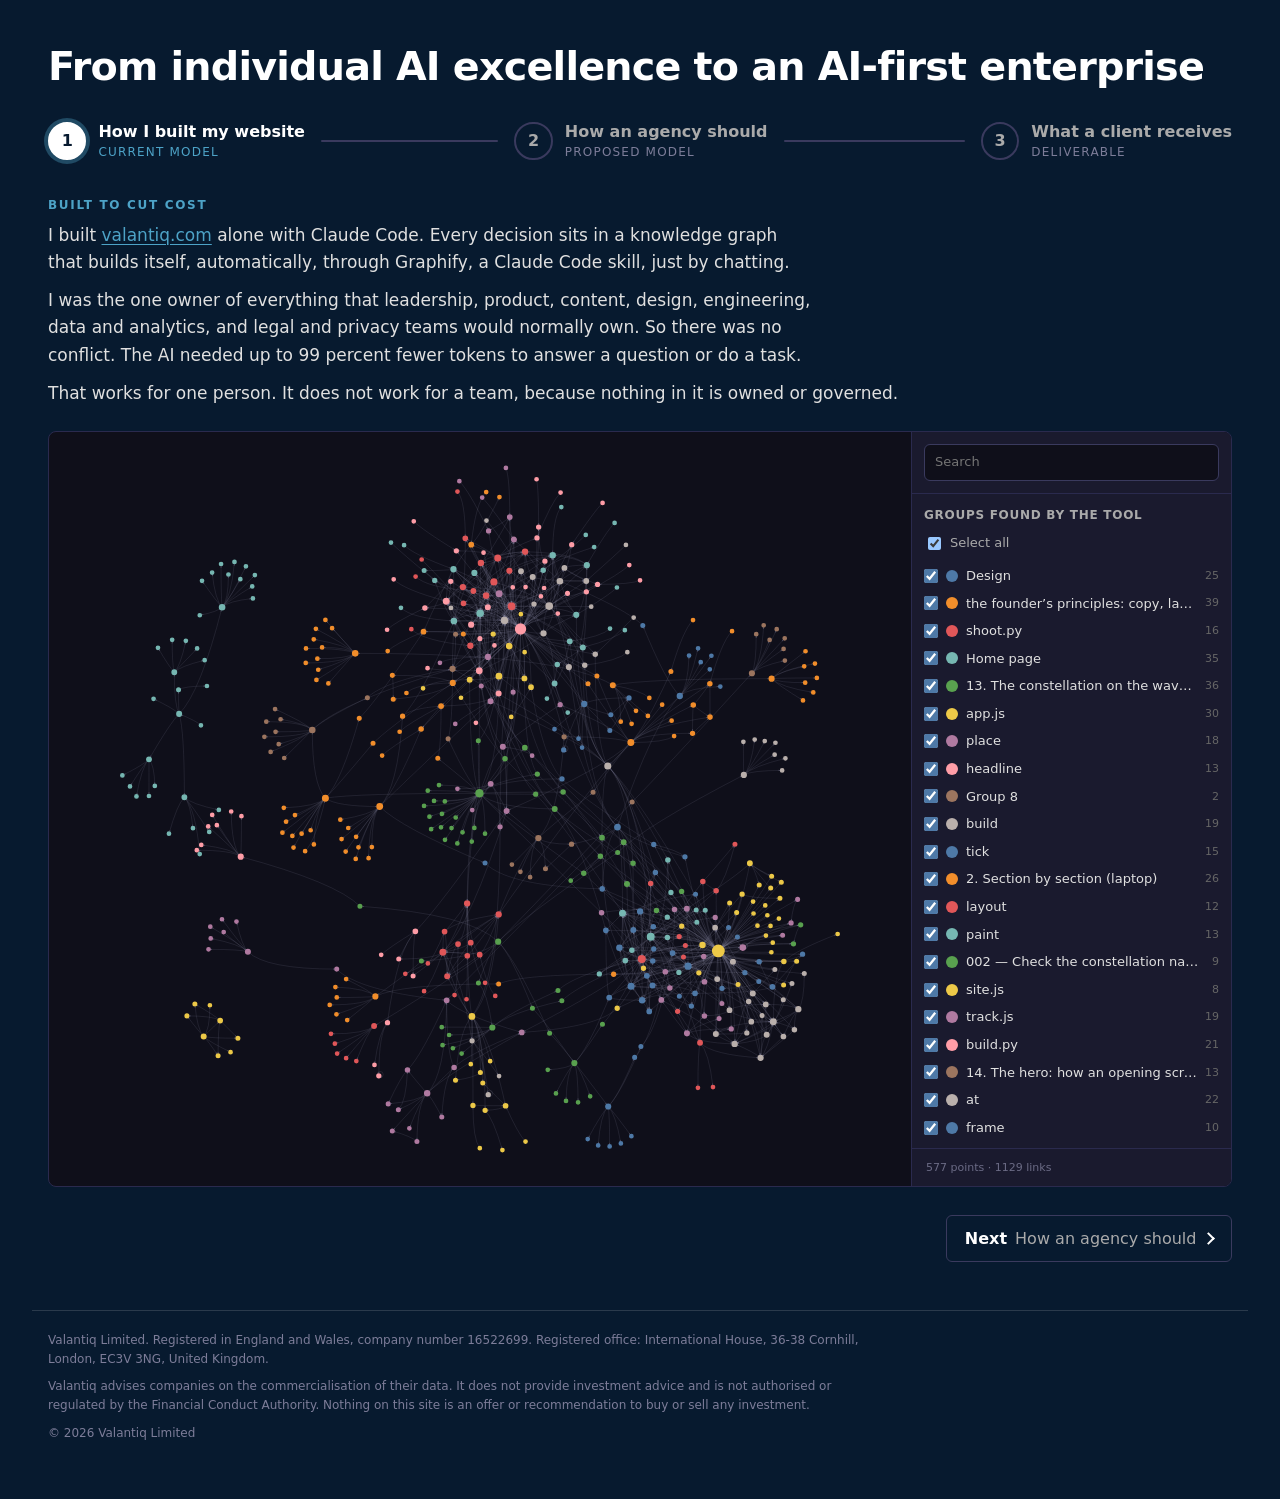
<file: ai-first-enterprise/index.html>
<!DOCTYPE html>
<html lang="en-GB">
<head>
<meta charset="UTF-8">
<meta name="viewport" content="width=device-width, initial-scale=1.0">
<title>From individual AI excellence to an AI-first enterprise | Valantiq</title>
<meta name="description" content="Three versions of one knowledge graph, from one person to a company.">
<!-- An unlisted showcase page: reachable by its address, linked from nowhere, kept out of search results and caches. -->
<meta name="robots" content="noindex, nofollow, noarchive, nosnippet, noimageindex, notranslate, noai, noimageai">
<meta name="googlebot" content="noindex, nofollow, noarchive, nosnippet">
<meta name="referrer" content="no-referrer">
<meta name="theme-color" content="#071a2f">
<link rel="icon" type="image/x-icon" href="/favicon.ico">
<link rel="icon" type="image/png" sizes="32x32" href="/favicon-32x32.png">
<style>
:root { --navy: #071a2f; --ink: #0f0f1a; --panel: #1a1a2e; --line: #2a2a4e; --line-2: #3a3a5e; --text: #e0e0e0; --text-2: #aaa; --text-3: #7d7d99; --accent: #4E79A7; --link: #4da3c7; }
* { box-sizing: border-box; }
html { color-scheme: dark; }
body { margin: 0; background: var(--navy); color: var(--text); font: 16px/1.6 Inter, system-ui, -apple-system, "Segoe UI", Roboto, sans-serif; }
a { color: var(--link); text-underline-offset: .15em; }
.brand { background: var(--navy); border-bottom: 1px solid rgba(255,255,255,.14); }
.brand__in { max-width: 76rem; margin: 0 auto; padding: 1rem; display: flex; align-items: center; gap: .75rem; }
.brand svg { width: 2.1rem; height: auto; flex: none; }
.brand span { font-weight: 600; font-size: .95rem; letter-spacing: .22em; text-transform: uppercase; color: #fff; }
main { max-width: 76rem; margin: 0 auto; padding: 2.75rem 1rem 3rem; }
h1 { font-size: clamp(1.6rem, 3.1vw, 2.5rem); line-height: 1.15; font-weight: 600; letter-spacing: -.02em; margin: 0 0 1.75rem; color: #fff; }
@media (min-width: 901px) { h1 { white-space: nowrap; } }
.intro { color: rgba(255,255,255,.78); max-width: 52rem; margin: 0 0 2rem; }

/* the stepper: three steps joined by a line, the way through the page */
.steps { list-style: none; display: flex; align-items: flex-start; margin: 0 0 2rem; padding: 0; }
.steps li { display: flex; align-items: center; flex: 1 1 0; min-width: 0; }
.steps li:last-child { flex: 0 1 auto; }
.steps li:not(:last-child)::after { content: ""; flex: 1 1 auto; height: 2px; margin: 0 1rem; background: var(--line-2); border-radius: 1px; }
.steps li.is-done:not(:last-child)::after { background: var(--link); }
.steps button { appearance: none; display: flex; align-items: center; gap: .75rem; background: none; border: 0; padding: .25rem 0; color: var(--text-2); font: inherit; text-align: left; cursor: pointer; }
.steps__n { width: 2.4rem; height: 2.4rem; flex: none; display: grid; place-items: center; border-radius: 50%; border: 2px solid var(--line-2); font-weight: 600; color: var(--text-2); transition: background .2s, border-color .2s, color .2s; }
.steps__t { display: grid; line-height: 1.25; }
.steps__t strong { font-weight: 600; color: var(--text-2); font-size: 1rem; }
.steps__t small { font-size: .75rem; letter-spacing: .1em; text-transform: uppercase; color: var(--text-3); margin-top: .15rem; }
.steps li.is-done .steps__n { background: var(--link); border-color: var(--link); color: var(--navy); }
.steps li.is-current .steps__n { background: #fff; border-color: #fff; color: var(--navy); box-shadow: 0 0 0 4px rgba(77,163,199,.35); }
.steps li.is-current strong { color: #fff; }
.steps li.is-current small { color: var(--link); }
.steps li.is-done strong { color: #fff; }
.steps button:focus-visible, details.more summary:focus-visible, .legend-item:focus-visible, .search:focus-visible, .rowlink:focus-visible, .stepnav button:focus-visible, .detail__close:focus-visible { outline: 2px solid var(--link); outline-offset: 3px; border-radius: 4px; }
@media (hover: hover) and (pointer: fine) { .steps button:hover strong { color: #fff; } }

.job { font-size: .75rem; font-weight: 600; letter-spacing: .14em; text-transform: uppercase; color: var(--link); margin: 0 0 .4rem; }
.short { max-width: 44rem; font-size: 1.0625rem; margin: 0 0 1.5rem; text-wrap: pretty; }
.short a { color: var(--link); text-decoration-thickness: 1px; }
.short p { margin: 0 0 .85rem; }
.short p:last-child { margin-bottom: 0; }
details.more p { margin: 0 0 .9rem; }
.sen { display: block; text-wrap: balance; }
.sen + .sen { margin-top: .3rem; }
/* a laptop reads flowing paragraphs on a wider line (three short chunks, a few rows each); a phone keeps one sentence to a row */
@media (min-width: 901px) {
  .short { max-width: 56rem; }
  .short p { margin: 0 0 .7rem; text-wrap: balance; }
  .sen { display: inline; text-wrap: initial; }
  .sen + .sen { margin-top: 0; }
}
.lbl { margin: 1.1rem 0 .3rem !important; }
.lbl em { font-size: .75rem !important; font-weight: 600; letter-spacing: .14em; text-transform: uppercase; color: var(--link) !important; }

/* the site's own chevron: after the words, pointing down, turning to point up when open */
.chev { display: inline-block; flex: none; width: 9px; height: 9px; margin-left: 9px; vertical-align: 2px; border: solid currentColor; border-width: 0 2px 2px 0; transform: rotate(45deg); transition: transform .25s cubic-bezier(.23, 1, .32, 1); }
details.more[open] .chev { transform: translateY(3px) rotate(-135deg); }
details.more { max-width: 52rem; margin: 0 0 1.5rem; }
details.more summary { cursor: pointer; font-weight: 600; color: var(--link); list-style: none; display: inline-flex; align-items: center; padding: .35rem 0; }
details.more summary::-webkit-details-marker { display: none; }
details.more summary .less, details.more[open] summary .more-t { display: none; }
details.more[open] summary .less { display: inline; }
details.more > div { padding-top: .5rem; color: rgba(255,255,255,.82); }
details.more h3 { font-size: .75rem; font-weight: 600; letter-spacing: .14em; text-transform: uppercase; color: var(--text-2); margin: .5rem 0; }
details.more p { margin: 0 0 .9rem; }
details.more em { font-style: normal; font-weight: 600; color: #fff; }
.note { border-left: 2px solid var(--link); padding-left: .9rem; color: #fff; }
.sources { font-size: .875rem; color: var(--text-2); padding-left: 1.1rem; margin: .25rem 0 0; }
.sources h4 { font-size: .75rem; font-weight: 600; letter-spacing: .14em; text-transform: uppercase; margin: 1rem 0 .3rem; padding: 0; margin-left: -1.1rem; }

.stage { display: flex; height: clamp(500px, 84vh, 860px); background: var(--ink); border: 1px solid var(--line); border-radius: 8px; overflow: hidden; }
.graph { flex: 1; min-width: 0; }
.side { width: 320px; flex: none; background: var(--panel); border-left: 1px solid var(--line); display: flex; flex-direction: column; overflow: hidden; font-size: .8125rem; }
.search-wrap { padding: 12px; border-bottom: 1px solid var(--line); }
.search { width: 100%; background: var(--ink); border: 1px solid var(--line-2); color: var(--text); padding: 7px 10px; border-radius: 6px; font: inherit; }
.results { max-height: 140px; overflow-y: auto; padding: 4px 12px; border-bottom: 1px solid var(--line); }
.results[hidden], .legend-view[hidden], .detail[hidden] { display: none; }
.rowlink { display: block; padding: 4px 6px; margin: 1px 0; border-radius: 4px; cursor: pointer; border-left: 3px solid transparent; background: none; border-top: 0; border-right: 0; border-bottom: 0; color: inherit; font: inherit; text-align: left; width: 100%; white-space: normal; }
@media (hover: hover) and (pointer: fine) { .rowlink:hover, .legend-item:hover { background: var(--line); } }
.side h3 { font-size: .75rem; color: var(--text-2); margin: 0 0 8px; text-transform: uppercase; letter-spacing: .06em; font-weight: 600; }
.legend-view { flex: 1; min-height: 0; overflow-y: auto; padding: 12px; }
.legend-view h3:not(:first-child) { margin-top: 16px; }
.legend-item { display: flex; align-items: center; gap: 8px; padding: 5px 6px; margin: 0 -6px; border-radius: 4px; cursor: pointer; }
.legend-item.static { cursor: default; align-items: flex-start; }
.legend-item.dimmed { opacity: .3; }
.legend-item.on { background: rgba(77,163,199,.2); box-shadow: inset 3px 0 0 var(--link); }
.legend-item .sw { width: 12px; height: 12px; flex: none; }
.legend-item .tx { flex: 1; min-width: 0; line-height: 1.35; }
.legend-item .tx small { display: block; color: var(--text-3); font-size: .6875rem; }
.legend-item .ct { color: #666; font-size: .6875rem; }
.legend-item.trunc .tx { overflow: hidden; text-overflow: ellipsis; white-space: nowrap; }
.legend-item input { accent-color: var(--accent); width: 14px; height: 14px; margin: 0; flex: none; }
.legend-controls { display: flex; align-items: center; gap: 8px; margin-bottom: 8px; color: var(--text-2); }
.legend-controls label { display: flex; align-items: center; gap: 6px; cursor: pointer; }

/* a point's details take the legend's place in the right column, with a way back */
.detail { flex: 1; min-height: 0; display: flex; flex-direction: column; }
.detail__head { display: flex; align-items: center; justify-content: space-between; gap: 8px; padding: 12px 14px 8px; border-bottom: 1px solid var(--line); }
.detail__head h3 { margin: 0; }
.detail__close { appearance: none; background: none; border: 1px solid var(--line-2); border-radius: 6px; color: var(--text); font: inherit; padding: 3px 10px; cursor: pointer; }
@media (hover: hover) and (pointer: fine) { .detail__close:hover { background: var(--line); } }
.detail__body { flex: 1; min-height: 0; overflow-y: auto; padding: 14px; }
.info__title { font-size: 1rem; color: #fff; font-weight: 600; margin: 0 0 8px; line-height: 1.35; }
.detail .meta { color: var(--text-2); margin-bottom: 8px; }
.detail .meta b, .detail p b { color: #fff; font-weight: 600; }
.detail p { margin: 0 0 8px; color: #ccc; line-height: 1.55; }
.detail .empty { color: #6b6b85; font-style: italic; }
.detail .group { margin-top: 10px; color: var(--text-2); font-size: .6875rem; text-transform: uppercase; letter-spacing: .06em; }
.stats { padding: 10px 14px; border-top: 1px solid var(--line); font-size: .6875rem; color: #6b6b85; }

.extra { margin-top: 1.75rem; display: grid; grid-template-columns: minmax(0, 1fr) minmax(0, 1.6fr); gap: 2rem; align-items: start; }
.extra h3 { font-size: .75rem; font-weight: 600; letter-spacing: .14em; text-transform: uppercase; color: var(--text-2); margin: 0 0 .6rem; }
.extra code, .extra pre { font: .8125rem/1.55 ui-monospace, SFMono-Regular, Menlo, monospace; }
.model { list-style: none; margin: 0 0 1.25rem; padding: 0; }
.model li { padding: .45rem 0; border-top: 1px solid var(--line); display: grid; grid-template-columns: minmax(0, 1fr) auto; gap: .2rem 1rem; }
.model li .m { grid-column: 1 / -1; color: var(--text-2); font-size: .8125rem; }
.model li .n { color: var(--text-2); }
.model code { color: #cfe3f2; word-break: break-word; }
.query { margin: 0 0 1.5rem; }
.query .q { color: #fff; font-weight: 600; margin: 0 0 .4rem; }
.query pre { background: var(--ink); border: 1px solid var(--line); border-radius: 6px; padding: .75rem .9rem; margin: 0 0 .6rem; overflow-x: auto; color: #cfe3f2; }
.query .res { font-size: .6875rem; letter-spacing: .14em; text-transform: uppercase; color: var(--text-2); margin: 0 0 .25rem; }
.table-wrap { overflow-x: auto; }
.query table { border-collapse: collapse; font-size: .8125rem; min-width: 100%; }
.query th, .query td { text-align: left; padding: .35rem .7rem .35rem 0; border-top: 1px solid var(--line); vertical-align: top; }
.query th { color: var(--text-2); font-weight: 600; font-family: ui-monospace, Menlo, monospace; font-size: .75rem; }
.queries-note { color: var(--text-2); font-size: .875rem; margin: 0 0 1rem; }
.dl { display: inline-block; margin-top: 1rem; font-weight: 600; }

/* back and next, so the steps read as a path */
.stepnav { display: flex; justify-content: space-between; gap: 1rem; margin-top: 1.75rem; }
.stepnav button { appearance: none; background: none; border: 1px solid var(--line-2); border-radius: 6px; color: #fff; font: inherit; font-weight: 600; padding: .6rem 1.1rem; cursor: pointer; display: inline-flex; align-items: center; gap: .5rem; }
.stepnav button small { color: var(--text-2); font-weight: 400; font-size: inherit; }
.stepnav .chev { margin: 0; vertical-align: 0; }
.stepnav .next .chev { transform: rotate(-45deg); }
.stepnav .back .chev { transform: rotate(135deg); }
.stepnav .next { margin-left: auto; }
@media (hover: hover) and (pointer: fine) { .stepnav button:hover { background: var(--line); } }

footer { max-width: 76rem; margin: 0 auto; padding: 1.25rem 1rem 3rem; border-top: 1px solid rgba(255,255,255,.14); color: var(--text-3); font-size: .75rem; }
footer p { margin: 0 0 .5rem; max-width: 52rem; }
@media (max-width: 900px) {
  .stage { flex-direction: column; height: auto; }
  .graph { flex: none; height: 62vh; min-height: 360px; }
  .side { width: auto; border-left: 0; border-top: 1px solid var(--line); max-height: none; }
  .legend-view { max-height: 420px; }
  .detail__body { max-height: 420px; }
  .extra { grid-template-columns: minmax(0, 1fr); gap: 1rem; }
}
.stepnav--top { display: none; }
/* under 901px the steps are three cards a thumb can see and hit, the next one pulses a few times, and a Next button sits under the summary */
@media (max-width: 900px) {
  .steps { gap: .5rem; align-items: stretch; }
  .steps li, .steps li:last-child { display: block; flex: 1 1 0; }
  .steps li::after, .steps li:not(:last-child)::after { display: none; }
  .steps button { width: 100%; height: 100%; min-height: 5.4rem; flex-direction: column; justify-content: flex-start; gap: .4rem; padding: .7rem .3rem .6rem; text-align: center; border: 1px solid var(--line-2); border-radius: 10px; background: rgba(255,255,255,.04); }
  .steps li.is-current button { background: rgba(77,163,199,.2); border-color: var(--link); }
  .steps li.is-done button { border-color: rgba(77,163,199,.55); }
  .steps__t small { display: none; }
  .steps__t strong { font-size: .8125rem; line-height: 1.25; }
  .steps li.is-current + li button { animation: tapcue 1.6s ease-out .8s 3; }
  .stepnav--top { display: flex; margin: 0 0 1.1rem; }
  .stepnav--top button { width: 100%; justify-content: space-between; background: rgba(77,163,199,.16); border-color: var(--link); padding: .75rem 1rem; }
}
@keyframes tapcue { 0% { box-shadow: 0 0 0 0 rgba(77,163,199,.7); } 100% { box-shadow: 0 0 0 12px rgba(77,163,199,0); } }
@media (prefers-reduced-motion: reduce) { * { scroll-behavior: auto !important; } .chev, .steps__n { transition: none; } .steps button { animation: none !important; } }
</style>
</head>
<body>
<main>
<h1>From individual AI excellence to an AI-first enterprise</h1>
<ol class="steps" role="tablist"><li role="presentation"><button type="button" role="tab" id="tab-built" aria-controls="panel-built" data-tab="built" aria-selected="true"><span class="steps__n">1</span><span class="steps__t"><strong>How I built my website</strong><small>Current model</small></span></button></li><li role="presentation"><button type="button" role="tab" id="tab-agency" aria-controls="panel-agency" data-tab="agency" aria-selected="false" tabindex="-1"><span class="steps__n">2</span><span class="steps__t"><strong>How an agency should</strong><small>Proposed model</small></span></button></li><li role="presentation"><button type="button" role="tab" id="tab-client" aria-controls="panel-client" data-tab="client" aria-selected="false" tabindex="-1"><span class="steps__n">3</span><span class="steps__t"><strong>What a client receives</strong><small>Deliverable</small></span></button></li></ol>
<section role="tabpanel" id="panel-built" aria-labelledby="tab-built" data-panel="built"><p class="job">Built to cut cost</p><div class="short"><p><span class="sen">I built <a href="https://valantiq.com/" target="_blank" rel="noopener noreferrer">valantiq.com</a> alone with Claude Code.</span> <span class="sen">Every decision sits in a knowledge graph that builds itself, automatically, through Graphify, a Claude Code skill, just by chatting.</span></p><p><span class="sen">I was the one owner of everything that leadership, product, content, design, engineering, data and analytics, and legal and privacy teams would normally own.</span> <span class="sen">So there was no conflict.</span> <span class="sen">The AI needed up to 99 percent fewer tokens to answer a question or do a task.</span></p><p><span class="sen">That works for one person.</span> <span class="sen">It does not work for a team, because nothing in it is owned or governed.</span></p></div><div class="stepnav stepnav--top"><button type="button" class="next" data-go="agency">Next <small>How an agency should</small><span class="chev" aria-hidden="true"></span></button></div><div class="stage"><div class="graph" role="img" aria-label="How I built my website"></div><aside class="side"><div class="search-wrap"><input class="search" type="search" placeholder="Search" aria-label="Search" autocomplete="off"></div><div class="results" hidden></div><div class="legend-view"><h3>Groups found by the tool</h3></div><div class="detail" hidden><div class="detail__head"><h3>Details</h3><button type="button" class="detail__close">Close</button></div><div class="detail__body"></div></div><div class="stats"></div></aside></div><div class="stepnav"><button type="button" class="next" data-go="agency">Next <small>How an agency should</small><span class="chev" aria-hidden="true"></span></button></div></section><section role="tabpanel" id="panel-agency" aria-labelledby="tab-agency" data-panel="agency" hidden><p class="job">Built for control</p><div class="short"><p><span class="sen">Now the agency.</span> <span class="sen">Structured data is managed today in warehouses.</span> <span class="sen">Knowledge should be managed the same way, in knowledge graphs, with one current version and a named owner for each piece, instead of sitting in individual heads and private AI setups.</span></p><p><span class="sen">The agency’s own standards carry across clients.</span> <span class="sen">Being first with this approach builds a moat, with faster delivery and stronger margins, and that is a competitive advantage.</span></p></div><div class="stepnav stepnav--top"><button type="button" class="next" data-go="client">Next <small>What a client receives</small><span class="chev" aria-hidden="true"></span></button></div><div class="stage"><div class="graph" role="img" aria-label="How an agency should"></div><aside class="side"><div class="search-wrap"><input class="search" type="search" placeholder="Search" aria-label="Search" autocomplete="off"></div><div class="results" hidden></div><div class="legend-view"></div><div class="detail" hidden><div class="detail__head"><h3>Details</h3><button type="button" class="detail__close">Close</button></div><div class="detail__body"></div></div><div class="stats"></div></aside></div><div class="stepnav"><button type="button" class="back" data-go="built"><span class="chev" aria-hidden="true"></span>Back <small>How I built my website</small></button><button type="button" class="next" data-go="client">Next <small>What a client receives</small><span class="chev" aria-hidden="true"></span></button></div></section><section role="tabpanel" id="panel-client" aria-labelledby="tab-client" data-panel="client" hidden><p class="job">Built for your stack</p><div class="short"><p><span class="sen">Now the client.</span> <span class="sen">Alongside the standard deliverables, the agency delivers a knowledge graph that plugs into the client’s own AI.</span></p><p><span class="sen">Staff can ask for a website change in plain words, and it reaches the right owner for approval.</span></p><p><span class="sen">That makes the client’s whole operation much more efficient than working with other agencies, and it is another benefit of doing this first.</span></p></div><div class="stepnav stepnav--top"><button type="button" class="back" data-go="agency"><span class="chev" aria-hidden="true"></span>Back <small>How an agency should</small></button></div><div class="stage"><div class="graph" role="img" aria-label="What a client receives"></div><aside class="side"><div class="search-wrap"><input class="search" type="search" placeholder="Search" aria-label="Search" autocomplete="off"></div><div class="results" hidden></div><div class="legend-view"></div><div class="detail" hidden><div class="detail__head"><h3>Details</h3><button type="button" class="detail__close">Close</button></div><div class="detail__body"></div></div><div class="stats"></div></aside></div><a class="dl" href="/ai-first-enterprise/import.cypher" download>Download the import file</a><div class="extra"></div><div class="stepnav"><button type="button" class="back" data-go="agency"><span class="chev" aria-hidden="true"></span>Back <small>How an agency should</small></button></div></section>
</main>
<footer><p>Valantiq Limited. Registered in England and Wales, company number 16522699. Registered office: International House, 36-38 Cornhill, London, EC3V 3NG, United Kingdom.</p><p>Valantiq advises companies on the commercialisation of their data. It does not provide investment advice and is not authorised or regulated by the Financial Conduct Authority. Nothing on this site is an offer or recommendation to buy or sell any investment.</p><p>© 2026 Valantiq Limited</p></footer>
<script type="application/json" id="d-ui">{"stats":"{points} points · {links} links","emptyCard":"Click a point to read it.","selectAll":"Select all","area":"Area","group":"Group","connections":"Connections","usedBy":"Used by","card":{"owner":"Owner","kind":"Kind","decided":"Decided","replaces":"Replaces","why":"Why","linked":"Linked to","close":"Close"},"kindNames":{"rule":"Rule","decision":"Decision","fact":"Fact"},"legend":{"ownerTitle":"Who is responsible","kindTitle":"What kind of point","owners":[{"name":"Leadership","desc":"the business, the offer and the claims"},{"name":"Product","desc":"who the readers are and what each page is for"},{"name":"Content","desc":"how it is said"},{"name":"Design","desc":"how it looks and moves"},{"name":"Engineering","desc":"how it is built and released"},{"name":"Data and analytics","desc":"what is measured"},{"name":"Legal and privacy","desc":"what it must never do"}],"kinds":[{"key":"rule","name":"Rule","desc":"how things must be done"},{"key":"decision","name":"Decision","desc":"a choice, with its reason"},{"key":"fact","name":"Fact","desc":"what the site says or does"}],"linkTitle":"How points connect"},"links":[{"key":"because","name":"because of","desc":"the reason behind it"},{"key":"written","name":"written as","desc":"the wording of a rule"},{"key":"enforced","name":"enforced by","desc":"the check that keeps it true"},{"key":"depends","name":"depends on","desc":"it needs the other point"},{"key":"replaced","name":"replaced by","desc":"it was superseded"}],"modelTitle":"Data model","queriesTitle":"Example queries","queriesNote":"The results are worked out from the same data, not from a live database.","resultLabel":"Result","neoLabelsTitle":"Node labels","neoLabels":[{"name":"Owner","desc":"a responsible team"},{"name":"Rule","desc":"how things must be done"},{"name":"Decision","desc":"a choice, with its reason"},{"name":"Fact","desc":"what the site says or does"}]}</script>
<script type="application/json" id="d-auto">{"nodes":[{"id":"n1","label":"_Markdown","kind":"code","area":"Code","community":31},{"id":"n2","label":"H","kind":"code","area":"Code","community":38},{"id":"n3","label":"H","kind":"code","area":"Code","community":40},{"id":"n4","label":"away()","kind":"code","area":"Code","community":1},{"id":"n5","label":"clear()","kind":"code","area":"Code","community":1},{"id":"n6","label":"ground()","kind":"code","area":"Code","community":1},{"id":"n7","label":"leaveSheet()","kind":"code","area":"Code","community":1},{"id":"n8","label":"pick()","kind":"code","area":"Code","community":1},{"id":"n9","label":"reveal()","kind":"code","area":"Code","community":1},{"id":"n10","label":"_mark()","kind":"code","area":"Code","community":2},{"id":"n11","label":"mark_paths()","kind":"code","area":"Code","community":2},{"id":"n12","label":"name_figure()","kind":"code","area":"Code","community":2},{"id":"n13","label":"P()","kind":"code","area":"Code","community":2},{"id":"n14","label":"pick_track()","kind":"code","area":"Code","community":2},{"id":"n15","label":"pick_waves()","kind":"code","area":"Code","community":2},{"id":"n16","label":"stack_leads()","kind":"code","area":"Code","community":2},{"id":"n17","label":"bal()","kind":"code","area":"Code","community":2},{"id":"n18","label":"one()","kind":"code","area":"Code","community":2},{"id":"n19","label":"follow()","kind":"code","area":"Code","community":11},{"id":"n20","label":"passed()","kind":"code","area":"Code","community":11},{"id":"n21","label":"prog()","kind":"code","area":"Code","community":11},{"id":"n22","label":"progress()","kind":"code","area":"Code","community":11},{"id":"n23","label":"release()","kind":"code","area":"Code","community":11},{"id":"n24","label":"render()","kind":"code","area":"Code","community":11},{"id":"n25","label":"scrollP()","kind":"code","area":"Code","community":11},{"id":"n26","label":"startTick()","kind":"code","area":"Code","community":11},{"id":"n27","label":"stopHint()","kind":"code","area":"Code","community":11},{"id":"n28","label":"tick()","kind":"code","area":"Code","community":11},{"id":"n29","label":"unpin()","kind":"code","area":"Code","community":11},{"id":"n30","label":"update()","kind":"code","area":"Code","community":11},{"id":"n31","label":"wake()","kind":"code","area":"Code","community":11},{"id":"n32","label":"walk()","kind":"code","area":"Code","community":11},{"id":"n33","label":"build()","kind":"code","area":"Code","community":13},{"id":"n34","label":"go()","kind":"code","area":"Code","community":13},{"id":"n35","label":"list()","kind":"code","area":"Code","community":13},{"id":"n36","label":"pt()","kind":"code","area":"Code","community":13},{"id":"n37","label":"gridLines()","kind":"code","area":"Code","community":13},{"id":"n38","label":"headBottom()","kind":"code","area":"Code","community":13},{"id":"n39","label":"layout()","kind":"code","area":"Code","community":13},{"id":"n40","label":"shown()","kind":"code","area":"Code","community":13},{"id":"n41","label":"spaceOut()","kind":"code","area":"Code","community":13},{"id":"n42","label":"tallest()","kind":"code","area":"Code","community":13},{"id":"n43","label":"measure()","kind":"code","area":"Code","community":13},{"id":"n44","label":"used()","kind":"code","area":"Code","community":13},{"id":"n45","label":"above()","kind":"code","area":"Code","community":14},{"id":"n46","label":"clamp()","kind":"code","area":"Code","community":14},{"id":"n47","label":"cxk()","kind":"code","area":"Code","community":14},{"id":"n48","label":"eio()","kind":"code","area":"Code","community":14},{"id":"n49","label":"eo()","kind":"code","area":"Code","community":14},{"id":"n50","label":"finish()","kind":"code","area":"Code","community":14},{"id":"n51","label":"front()","kind":"code","area":"Code","community":14},{"id":"n52","label":"paint()","kind":"code","area":"Code","community":14},{"id":"n53","label":"B()","kind":"code","area":"Code","community":14},{"id":"n54","label":"refY()","kind":"code","area":"Code","community":14},{"id":"n55","label":"sm()","kind":"code","area":"Code","community":14},{"id":"n56","label":"thr()","kind":"code","area":"Code","community":14},{"id":"n57","label":"u()","kind":"code","area":"Code","community":14},{"id":"n58","label":"close()","kind":"code","area":"Code","community":16},{"id":"n59","label":"loadAnalytics()","kind":"code","area":"Code","community":16},{"id":"n60","label":"open()","kind":"code","area":"Code","community":16},{"id":"n61","label":"read()","kind":"code","area":"Code","community":16},{"id":"n62","label":"ready()","kind":"code","area":"Code","community":16},{"id":"n63","label":"stopAnalytics()","kind":"code","area":"Code","community":16},{"id":"n64","label":"write()","kind":"code","area":"Code","community":16},{"id":"n65","label":"serve()","kind":"code","area":"Code","community":3},{"id":"n66","label":"clean()","kind":"code","area":"Code","community":17},{"id":"n67","label":"comp()","kind":"code","area":"Code","community":17},{"id":"n68","label":"depth()","kind":"code","area":"Code","community":17},{"id":"n69","label":"indexOf()","kind":"code","area":"Code","community":17},{"id":"n70","label":"on()","kind":"code","area":"Code","community":17},{"id":"n71","label":"onScroll()","kind":"code","area":"Code","community":17},{"id":"n72","label":"opened()","kind":"code","area":"Code","community":17},{"id":"n73","label":"openedIfHeld()","kind":"code","area":"Code","community":17},{"id":"n74","label":"sectionId()","kind":"code","area":"Code","community":17},{"id":"n75","label":"send()","kind":"code","area":"Code","community":17},{"id":"n76","label":"arcade()","kind":"code","area":"Code","community":18},{"id":"n77","label":"font_face()","kind":"code","area":"Code","community":18},{"id":"n78","label":"jpeg_size()","kind":"code","area":"Code","community":18},{"id":"n79","label":"js_str()","kind":"code","area":"Code","community":18},{"id":"n80","label":"load_copy()","kind":"code","area":"Code","community":18},{"id":"n81","label":"parse_blocks()","kind":"code","area":"Code","community":18},{"id":"n82","label":"postcode_together()","kind":"code","area":"Code","community":18},{"id":"n83","label":"write()","kind":"code","area":"Code","community":18},{"id":"n84","label":"flow_to_cta()","kind":"code","area":"Code","community":19},{"id":"n85","label":"flow_wave()","kind":"code","area":"Code","community":19},{"id":"n86","label":"act()","kind":"code","area":"Code","community":20},{"id":"n87","label":"align()","kind":"code","area":"Code","community":20},{"id":"n88","label":"at()","kind":"code","area":"Code","community":20},{"id":"n89","label":"closeNow()","kind":"code","area":"Code","community":20},{"id":"n90","label":"closeSoft()","kind":"code","area":"Code","community":20},{"id":"n91","label":"end()","kind":"code","area":"Code","community":20},{"id":"n92","label":"go()","kind":"code","area":"Code","community":20},{"id":"n93","label":"isOn()","kind":"code","area":"Code","community":20},{"id":"n94","label":"items()","kind":"code","area":"Code","community":20},{"id":"n95","label":"kick()","kind":"code","area":"Code","community":20},{"id":"n96","label":"later()","kind":"code","area":"Code","community":20},{"id":"n97","label":"lower()","kind":"code","area":"Code","community":20},{"id":"n98","label":"move()","kind":"code","area":"Code","community":20},{"id":"n99","label":"placePage()","kind":"code","area":"Code","community":20},{"id":"n100","label":"raise()","kind":"code","area":"Code","community":20},{"id":"n101","label":"start()","kind":"code","area":"Code","community":20},{"id":"n102","label":"run()","kind":"code","area":"Code","community":20},{"id":"n103","label":"shieldOff()","kind":"code","area":"Code","community":20},{"id":"n104","label":"shieldOn()","kind":"code","area":"Code","community":20},{"id":"n105","label":"sync()","kind":"code","area":"Code","community":20},{"id":"n106","label":"tapName()","kind":"code","area":"Code","community":20},{"id":"n107","label":"wheel()","kind":"code","area":"Code","community":20},{"id":"n108","label":"frame()","kind":"code","area":"Code","community":21},{"id":"n109","label":"inertia()","kind":"code","area":"Code","community":21},{"id":"n110","label":"instantOff()","kind":"code","area":"Code","community":21},{"id":"n111","label":"instantOn()","kind":"code","area":"Code","community":21},{"id":"n112","label":"lin()","kind":"code","area":"Code","community":21},{"id":"n113","label":"setDraw()","kind":"code","area":"Code","community":21},{"id":"n114","label":"start()","kind":"code","area":"Code","community":21},{"id":"n115","label":"step()","kind":"code","area":"Code","community":21},{"id":"n116","label":"stopInertia()","kind":"code","area":"Code","community":21},{"id":"n117","label":"target()","kind":"code","area":"Code","community":21},{"id":"n118","label":"ease()","kind":"code","area":"Code","community":22},{"id":"n119","label":"about_main()","kind":"code","area":"Code","community":23},{"id":"n120","label":"field()","kind":"code","area":"Code","community":23},{"id":"n121","label":"first()","kind":"code","area":"Code","community":23},{"id":"n122","label":"home_checks()","kind":"code","area":"Code","community":23},{"id":"n123","label":"home_close()","kind":"code","area":"Code","community":23},{"id":"n124","label":"home_hero()","kind":"code","area":"Code","community":23},{"id":"n125","label":"investors_main()","kind":"code","area":"Code","community":23},{"id":"n126","label":"nobreak()","kind":"code","area":"Code","community":23},{"id":"n127","label":"paras()","kind":"code","area":"Code","community":23},{"id":"n128","label":"privacy_main()","kind":"code","area":"Code","community":23},{"id":"n129","label":"standard_pick()","kind":"code","area":"Code","community":23},{"id":"n130","label":"ways_chain()","kind":"code","area":"Code","community":23},{"id":"n131","label":"footer_paras()","kind":"code","area":"Code","community":24},{"id":"n132","label":"llms_files()","kind":"code","area":"Code","community":24},{"id":"n133","label":"og_alt()","kind":"code","area":"Code","community":24},{"id":"n134","label":"og_headline()","kind":"code","area":"Code","community":24},{"id":"n135","label":"page_markdown()","kind":"code","area":"Code","community":24},{"id":"n136","label":"structured_data()","kind":"code","area":"Code","community":24},{"id":"n137","label":"subsections()","kind":"code","area":"Code","community":24},{"id":"n138","label":"data_types_scene()","kind":"code","area":"Code","community":26},{"id":"n139","label":"fields()","kind":"code","area":"Code","community":26},{"id":"n140","label":"pay_section()","kind":"code","area":"Code","community":26},{"id":"n141","label":"scatter_figure()","kind":"code","area":"Code","community":26},{"id":"n142","label":"sheet()","kind":"code","area":"Code","community":26},{"id":"n143","label":"two_rows()","kind":"code","area":"Code","community":26},{"id":"n144","label":"divider()","kind":"code","area":"Code","community":27},{"id":"n145","label":"drift()","kind":"code","area":"Code","community":27},{"id":"n146","label":"home_main()","kind":"code","area":"Code","community":27},{"id":"n147","label":"home_routes()","kind":"code","area":"Code","community":27},{"id":"n148","label":"home_your_data()","kind":"code","area":"Code","community":27},{"id":"n149","label":"smooth()","kind":"code","area":"Code","community":27},{"id":"n150","label":".flush()","kind":"code","area":"Code","community":31},{"id":"n151","label":".handle_data()","kind":"code","area":"Code","community":31},{"id":"n152","label":".handle_endtag()","kind":"code","area":"Code","community":31},{"id":"n153","label":".handle_starttag()","kind":"code","area":"Code","community":31},{"id":"n154","label":".__init__()","kind":"code","area":"Code","community":31},{"id":"n155","label":"holdHeight()","kind":"code","area":"Code","community":5},{"id":"n156","label":"htmlFor()","kind":"code","area":"Code","community":5},{"id":"n157","label":"lightChain()","kind":"code","area":"Code","community":5},{"id":"n158","label":"pinBlock()","kind":"code","area":"Code","community":5},{"id":"n159","label":"pinning()","kind":"code","area":"Code","community":5},{"id":"n160","label":"relayout()","kind":"code","area":"Code","community":5},{"id":"n161","label":"setPin()","kind":"code","area":"Code","community":5},{"id":"n162","label":"space()","kind":"code","area":"Code","community":5},{"id":"n163","label":"wireBox()","kind":"code","area":"Code","community":5},{"id":"n164","label":"set()","kind":"code","area":"Code","community":5},{"id":"n165","label":"check()","kind":"code","area":"Code","community":32},{"id":"n166","label":"fragments()","kind":"code","area":"Code","community":32},{"id":"n167","label":"LISTED()","kind":"code","area":"Code","community":32},{"id":"n168","label":"norm()","kind":"code","area":"Code","community":32},{"id":"n169","label":"page_text()","kind":"code","area":"Code","community":32},{"id":"n170","label":"section_lines()","kind":"code","area":"Code","community":32},{"id":"n171","label":"chain()","kind":"code","area":"Code","community":34},{"id":"n172","label":"home_fits()","kind":"code","area":"Code","community":34},{"id":"n173","label":"units()","kind":"code","area":"Code","community":34},{"id":"n174","label":"home_market()","kind":"code","area":"Code","community":34},{"id":"n175","label":"inline()","kind":"code","area":"Code","community":34},{"id":"n176","label":"journey()","kind":"code","area":"Code","community":34},{"id":"n177","label":"pt()","kind":"code","area":"Code","community":34},{"id":"n178","label":"ticker()","kind":"code","area":"Code","community":34},{"id":"n179","label":"group()","kind":"code","area":"Code","community":36},{"id":"n180","label":"hexc()","kind":"code","area":"Code","community":36},{"id":"n181","label":"lum()","kind":"code","area":"Code","community":36},{"id":"n182","label":"f()","kind":"code","area":"Code","community":36},{"id":"n183","label":"measure()","kind":"code","area":"Code","community":36},{"id":"n184","label":"ratio()","kind":"code","area":"Code","community":36},{"id":"n185","label":"view_rows()","kind":"code","area":"Code","community":36},{"id":"n186","label":"tile()","kind":"code","area":"Code","community":37},{"id":"n187","label":"page()","kind":"code","area":"Code","community":37},{"id":"n188","label":".end_headers()","kind":"code","area":"Code","community":38},{"id":"n189","label":".log_message()","kind":"code","area":"Code","community":40},{"id":"n190","label":".send_error()","kind":"code","area":"Code","community":40},{"id":"n191","label":"aim()","kind":"code","area":"Code","community":6},{"id":"n192","label":"all()","kind":"code","area":"Code","community":6},{"id":"n193","label":"answer()","kind":"code","area":"Code","community":6},{"id":"n194","label":"closedHeight()","kind":"code","area":"Code","community":6},{"id":"n195","label":"down()","kind":"code","area":"Code","community":6},{"id":"n196","label":"draw()","kind":"code","area":"Code","community":6},{"id":"n197","label":"fit()","kind":"code","area":"Code","community":6},{"id":"n198","label":"fold()","kind":"code","area":"Code","community":6},{"id":"n199","label":"gridGroup()","kind":"code","area":"Code","community":6},{"id":"n200","label":"hold()","kind":"code","area":"Code","community":6},{"id":"n201","label":"inner()","kind":"code","area":"Code","community":6},{"id":"n202","label":"line()","kind":"code","area":"Code","community":6},{"id":"n203","label":"logoMark()","kind":"code","area":"Code","community":6},{"id":"n204","label":"measure()","kind":"code","area":"Code","community":6},{"id":"n205","label":"nameOf()","kind":"code","area":"Code","community":6},{"id":"n206","label":"open()","kind":"code","area":"Code","community":6},{"id":"n207","label":"outPath()","kind":"code","area":"Code","community":6},{"id":"n208","label":"path()","kind":"code","area":"Code","community":6},{"id":"n209","label":"PR()","kind":"code","area":"Code","community":6},{"id":"n210","label":"quiet()","kind":"code","area":"Code","community":6},{"id":"n211","label":"R()","kind":"code","area":"Code","community":6},{"id":"n212","label":"rows()","kind":"code","area":"Code","community":6},{"id":"n213","label":"swell()","kind":"code","area":"Code","community":6},{"id":"n214","label":"topEdge()","kind":"code","area":"Code","community":6},{"id":"n215","label":"wave()","kind":"code","area":"Code","community":6},{"id":"n216","label":"at()","kind":"code","area":"Code","community":6},{"id":"n217","label":"wv()","kind":"code","area":"Code","community":6},{"id":"n218","label":"X()","kind":"code","area":"Code","community":6},{"id":"n219","label":"yl()","kind":"code","area":"Code","community":6},{"id":"n220","label":"anchorOf()","kind":"code","area":"Code","community":7},{"id":"n221","label":"applyCut()","kind":"code","area":"Code","community":7},{"id":"n222","label":"between()","kind":"code","area":"Code","community":7},{"id":"n223","label":"byKeyboard()","kind":"code","area":"Code","community":7},{"id":"n224","label":"curve()","kind":"code","area":"Code","community":7},{"id":"n225","label":"drawStrands()","kind":"code","area":"Code","community":7},{"id":"n226","label":"fill()","kind":"code","area":"Code","community":7},{"id":"n227","label":"geometry()","kind":"code","area":"Code","community":7},{"id":"n228","label":"keepClear()","kind":"code","area":"Code","community":7},{"id":"n229","label":"lineMid()","kind":"code","area":"Code","community":7},{"id":"n230","label":"nameEl()","kind":"code","area":"Code","community":7},{"id":"n231","label":"opened()","kind":"code","area":"Code","community":7},{"id":"n232","label":"place()","kind":"code","area":"Code","community":7},{"id":"n233","label":"shut()","kind":"code","area":"Code","community":7},{"id":"n234","label":"stopLeaving()","kind":"code","area":"Code","community":7},{"id":"n235","label":"strand()","kind":"code","area":"Code","community":7},{"id":"n236","label":"WY()","kind":"code","area":"Code","community":7},{"id":"n237","label":"first_sentence()","kind":"code","area":"Code","community":8},{"id":"n238","label":"headline()","kind":"code","area":"Code","community":8},{"id":"n239","label":"home_case()","kind":"code","area":"Code","community":8},{"id":"n240","label":"pick_one()","kind":"code","area":"Code","community":8},{"id":"n241","label":"questions_pick()","kind":"code","area":"Code","community":8},{"id":"n242","label":"split_label()","kind":"code","area":"Code","community":8},{"id":"n243","label":"text_em()","kind":"code","area":"Code","community":8},{"id":"n244","label":"two_lines()","kind":"code","area":"Code","community":8},{"id":"n245","label":"main()","kind":"code","area":"Code","community":9},{"id":"n246","label":"run()","kind":"code","area":"Code","community":9},{"id":"n247","label":"build()","kind":"code","area":"Code","community":10},{"id":"n248","label":"b64()","kind":"code","area":"Code","community":10},{"id":"n249","label":"esc()","kind":"code","area":"Code","community":10},{"id":"n250","label":"footer()","kind":"code","area":"Code","community":10},{"id":"n251","label":"head()","kind":"code","area":"Code","community":10},{"id":"n252","label":"header()","kind":"code","area":"Code","community":10},{"id":"n253","label":"minify_css()","kind":"code","area":"Code","community":10},{"id":"n254","label":"minify_js()","kind":"code","area":"Code","community":10},{"id":"n255","label":"notfound_main()","kind":"code","area":"Code","community":10},{"id":"n256","label":"page()","kind":"code","area":"Code","community":10},{"id":"n257","label":"parts()","kind":"code","area":"Code","community":10},{"id":"n258","label":"site_js()","kind":"code","area":"Code","community":10},{"id":"n259","label":"totop()","kind":"code","area":"Code","community":10},{"id":"n260","label":"decisions.md","kind":"document","area":"Notes","community":1},{"id":"n261","label":"Anonymisation","kind":"document","area":"Notes","community":1},{"id":"n262","label":"Decisions log","kind":"document","area":"Notes","community":1},{"id":"n263","label":"Design","kind":"document","area":"Notes","community":1},{"id":"n264","label":"History","kind":"document","area":"Notes","community":1},{"id":"n265","label":"Purpose and audience","kind":"document","area":"Notes","community":1},{"id":"n266","label":"Structure","kind":"document","area":"Notes","community":1},{"id":"n267","label":"Technical","kind":"document","area":"Notes","community":1},{"id":"n268","label":"Wording","kind":"document","area":"Notes","community":1},{"id":"n269","label":"11.6 How it is built, and the traps we fell into","kind":"document","area":"Notes","community":1},{"id":"n270","label":"13.14 The who-pays section: rings and four claims arriving one at a time (6 Oct 2026) — REPLACED on 7 Oct 2026","kind":"document","area":"Notes","community":1},{"id":"n271","label":"007 — (Optional) Follow a changed reduced-motion setting without a manual reload","kind":"document","area":"Plans","community":1},{"id":"n272","label":"Boundaries","kind":"document","area":"Plans","community":1},{"id":"n273","label":"Outcome","kind":"document","area":"Plans","community":1},{"id":"n274","label":"Problem","kind":"document","area":"Plans","community":1},{"id":"n275","label":"Repo conventions to follow","kind":"document","area":"Plans","community":1},{"id":"n276","label":"Steps","kind":"document","area":"Plans","community":1},{"id":"n277","label":"Target","kind":"document","area":"Plans","community":1},{"id":"n278","label":"Verification","kind":"document","area":"Plans","community":1},{"id":"n279","label":"principles.md","kind":"document","area":"Notes","community":2},{"id":"n280","label":"11.10 Record: the method applied to other tables","kind":"document","area":"Notes","community":2},{"id":"n281","label":"11.11 Two small things this taught (the P&L instrument beneath the selector)","kind":"document","area":"Notes","community":2},{"id":"n282","label":"11.1 What was wrong","kind":"document","area":"Notes","community":2},{"id":"n283","label":"11.2 When to use it, and when not (the test to run on every table)","kind":"document","area":"Notes","community":2},{"id":"n284","label":"11.3 How we got there (and what he rejected, so it is not tried again)","kind":"document","area":"Notes","community":2},{"id":"n285","label":"11.4 The finished pattern","kind":"document","area":"Notes","community":2},{"id":"n286","label":"11.5 The decisions, with the reason for each","kind":"document","area":"Notes","community":2},{"id":"n287","label":"11.7 The result","kind":"document","area":"Notes","community":2},{"id":"n288","label":"11.8 Checklist for the next table","kind":"document","area":"Notes","community":2},{"id":"n289","label":"11.9 Open trade-offs to revisit","kind":"document","area":"Notes","community":2},{"id":"n290","label":"11. Taking a long table apart: one choice, one answer","kind":"document","area":"Notes","community":2},{"id":"n291","label":"12. The name, drawn","kind":"document","area":"Notes","community":2},{"id":"n292","label":"13.27 The safeguards play as the commission section","kind":"document","area":"Notes","community":2},{"id":"n293","label":"1. Who reads it","kind":"document","area":"Notes","community":2},{"id":"n294","label":"2. Voice","kind":"document","area":"Notes","community":2},{"id":"n295","label":"3. Hard rules (never bend)","kind":"document","area":"Notes","community":2},{"id":"n296","label":"4. Wording","kind":"document","area":"Notes","community":2},{"id":"n297","label":"5. Headlines, intros and the hero","kind":"document","area":"Notes","community":2},{"id":"n298","label":"5b. The three reads: a check for every page","kind":"document","area":"Notes","community":2},{"id":"n299","label":"6. Tables and lists","kind":"document","area":"Notes","community":2},{"id":"n300","label":"7. Text layout: readability and scanability","kind":"document","area":"Notes","community":2},{"id":"n301","label":"8. Design guardrails","kind":"document","area":"Notes","community":2},{"id":"n302","label":"9. Checks before saying done","kind":"document","area":"Notes","community":2},{"id":"n303","label":"the founder’s principles: copy, layout and how we work","kind":"document","area":"Notes","community":2},{"id":"n304","label":"The name, drawn (About page, \"The name\"): the wave comes in, converges on the…","kind":"rationale","area":"Code","community":2},{"id":"n305","label":"The mark’s drawing as data: the horizon path, the three waves (the same wave at…","kind":"rationale","area":"Code","community":2},{"id":"n306","label":"Sense-unit breaks in a lead, or a section’s closing paragraph…","kind":"rationale","area":"Code","community":2},{"id":"n307","label":"The picker’s three waves along a horizon of n nodes; all three cross the…","kind":"rationale","area":"Code","community":2},{"id":"n308","label":"The picker’s drawn line for n options: the resting wave, the three waves that…","kind":"rationale","area":"Code","community":2},{"id":"n309","label":"Steps","kind":"document","area":"Plans","community":11},{"id":"n310","label":"type-review.md","kind":"document","area":"Notes","community":12},{"id":"n311","label":"1. The numbers","kind":"document","area":"Notes","community":12},{"id":"n312","label":"2. Section by section (laptop)","kind":"document","area":"Notes","community":12},{"id":"n313","label":"3. What the phone does differently","kind":"document","area":"Notes","community":12},{"id":"n314","label":"4. What stands out","kind":"document","area":"Notes","community":12},{"id":"n315","label":"5. Evaluation: three sizes for the whole page","kind":"document","area":"Notes","community":12},{"id":"n316","label":"6. Two small things found on the way","kind":"document","area":"Notes","community":12},{"id":"n317","label":"A new line in the P&L (case)","kind":"document","area":"Notes","community":12},{"id":"n318","label":"Checks before building","kind":"document","area":"Notes","community":12},{"id":"n319","label":"Footer","kind":"document","area":"Notes","community":12},{"id":"n320","label":"Header","kind":"document","area":"Notes","community":12},{"id":"n321","label":"Hedge funds already pay for data like yours (market)","kind":"document","area":"Notes","community":12},{"id":"n322","label":"Hero","kind":"document","area":"Notes","community":12},{"id":"n323","label":"Is it feasible?","kind":"document","area":"Notes","community":12},{"id":"n324","label":"Licensing your data leaves your core business safe (safeguards)","kind":"document","area":"Notes","community":12},{"id":"n325","label":"Recommendation","kind":"document","area":"Notes","community":12},{"id":"n326","label":"Seven questions decide whether a dataset gets a trial (checks)","kind":"document","area":"Notes","community":12},{"id":"n327","label":"Tell us what you hold (start)","kind":"document","area":"Notes","community":12},{"id":"n328","label":"The mapping","kind":"document","area":"Notes","community":12},{"id":"n329","label":"Three routes to your first licence (routes)","kind":"document","area":"Notes","community":12},{"id":"n330","label":"Three ways to do it","kind":"document","area":"Notes","community":12},{"id":"n331","label":"Type review of the home page, and what it would take to get to three sizes","kind":"document","area":"Notes","community":12},{"id":"n332","label":"Valantiq guides you to the right route (fits)","kind":"document","area":"Notes","community":12},{"id":"n333","label":"What is lost","kind":"document","area":"Notes","community":12},{"id":"n334","label":"What it costs, section by section","kind":"document","area":"Notes","community":12},{"id":"n335","label":"Which of your data would a fund want? (data types)","kind":"document","area":"Notes","community":12},{"id":"n336","label":"002-constellation-names-layout.md","kind":"document","area":"Plans","community":15},{"id":"n337","label":"002 — Check the constellation names for jank, then move their drift off layout","kind":"document","area":"Plans","community":15},{"id":"n338","label":"Boundaries","kind":"document","area":"Plans","community":15},{"id":"n339","label":"Outcome","kind":"document","area":"Plans","community":15},{"id":"n340","label":"Problem","kind":"document","area":"Plans","community":15},{"id":"n341","label":"Repo conventions to follow","kind":"document","area":"Plans","community":15},{"id":"n342","label":"Steps","kind":"document","area":"Plans","community":15},{"id":"n343","label":"Target","kind":"document","area":"Plans","community":15},{"id":"n344","label":"Verification","kind":"document","area":"Plans","community":15},{"id":"n345","label":"site.js","kind":"code","area":"Code","community":16},{"id":"n346","label":"collide.py","kind":"code","area":"Code","community":3},{"id":"n347","label":"errors.py","kind":"code","area":"Code","community":3},{"id":"n348","label":"hero_limits.py","kind":"code","area":"Code","community":3},{"id":"n349","label":"pick_check.py","kind":"code","area":"Code","community":3},{"id":"n350","label":"shoot.py","kind":"code","area":"Code","community":3},{"id":"n351","label":"uniform.py","kind":"code","area":"Code","community":3},{"id":"n352","label":"Sweep widths and report any text that overlaps other text or a button, plus…","kind":"rationale","area":"Code","community":3},{"id":"n353","label":"Script errors: load every page with its motion on, scroll through it top to…","kind":"rationale","area":"Code","community":3},{"id":"n354","label":"The hero’s limits on laptops: headline at most two rows, sub-line at…","kind":"rationale","area":"Code","community":3},{"id":"n355","label":"The choose-one selectors’ mechanics on every reader device (docs/principles.md,…","kind":"rationale","area":"Code","community":3},{"id":"n356","label":"Serve site/ and capture screenshots into shots/. Usage: python3 src/shoot.py…","kind":"rationale","area":"Code","community":3},{"id":"n357","label":"Check that the rows of every table-like group (the seven questions, the data…","kind":"rationale","area":"Code","community":3},{"id":"n358","label":"track.js","kind":"code","area":"Code","community":17},{"id":"n359","label":"measurement-plan.md","kind":"document","area":"Notes","community":17},{"id":"n360","label":"Changing it","kind":"document","area":"Notes","community":17},{"id":"n361","label":"Events","kind":"document","area":"Notes","community":17},{"id":"n362","label":"How it works","kind":"document","area":"Notes","community":17},{"id":"n363","label":"Limits","kind":"document","area":"Notes","community":17},{"id":"n364","label":"Measurement plan (GA4, Tag Manager, Clarity)","kind":"document","area":"Notes","community":17},{"id":"n365","label":"Reading it","kind":"document","area":"Notes","community":17},{"id":"n366","label":"Setting up the Tag Manager and GA4 side","kind":"document","area":"Notes","community":17},{"id":"n367","label":"build.py","kind":"code","area":"Code","community":18},{"id":"n368","label":"A string safe to drop between single quotes in JavaScript.","kind":"rationale","area":"Code","community":18},{"id":"n369","label":"Valantiq site builder (V2 redesign - raw). Every visible sentence is read from…","kind":"rationale","area":"Code","community":18},{"id":"n370","label":"A postcode stays on one line, never split between its two halves.","kind":"rationale","area":"Code","community":18},{"id":"n371","label":"src_for(filename) -> the CSS url() value. Emits both families, both subsets.","kind":"rationale","area":"Code","community":18},{"id":"n372","label":"A small parser for the markdown subset the copy doc uses.","kind":"rationale","area":"Code","community":18},{"id":"n373","label":"Structure over motion, drawn: two tiers of Roman arches (Pula’s arena, where…","kind":"rationale","area":"Code","community":18},{"id":"n374","label":"(width, height) of a JPEG from its start-of-frame marker: the build needs only…","kind":"rationale","area":"Code","community":18},{"id":"n375","label":"13.20 The home hero uses the buyers’ wave","kind":"document","area":"Notes","community":19},{"id":"n376","label":"14.10 Checklist","kind":"document","area":"Notes","community":19},{"id":"n377","label":"14.1 What the hero is made of (the elements, top to bottom)","kind":"document","area":"Notes","community":19},{"id":"n378","label":"14.3 The finished composition","kind":"document","area":"Notes","community":19},{"id":"n379","label":"14.4 The rules this adds up to","kind":"document","area":"Notes","community":19},{"id":"n380","label":"14.5 Rejected, so it is not tried again","kind":"document","area":"Notes","community":19},{"id":"n381","label":"14.6 How it is built","kind":"document","area":"Notes","community":19},{"id":"n382","label":"14.7 Traps","kind":"document","area":"Notes","community":19},{"id":"n383","label":"14.8 The waves’ entrance (both heroes)","kind":"document","area":"Notes","community":19},{"id":"n384","label":"14.9 Claims that arrive on scroll (the home proof strip)","kind":"document","area":"Notes","community":19},{"id":"n385","label":"14. The hero: how an opening screen is composed","kind":"document","area":"Notes","community":19},{"id":"n386","label":"content/copy.md","kind":"document","area":"Copy","community":4},{"id":"n387","label":"About page","kind":"document","area":"Copy","community":4},{"id":"n388","label":"Checks","kind":"document","area":"Copy","community":4},{"id":"n389","label":"Close","kind":"document","area":"Copy","community":4},{"id":"n390","label":"Close","kind":"document","area":"Copy","community":4},{"id":"n391","label":"Close","kind":"document","area":"Copy","community":4},{"id":"n392","label":"Cookies","kind":"document","area":"Copy","community":4},{"id":"n393","label":"Figure","kind":"document","area":"Copy","community":4},{"id":"n394","label":"Footer (every page)","kind":"document","area":"Copy","community":4},{"id":"n395","label":"For investment managers page","kind":"document","area":"Copy","community":4},{"id":"n396","label":"Funds","kind":"document","area":"Copy","community":4},{"id":"n397","label":"Hero","kind":"document","area":"Copy","community":4},{"id":"n398","label":"Home page","kind":"document","area":"Copy","community":4},{"id":"n399","label":"How long we keep it","kind":"document","area":"Copy","community":4},{"id":"n400","label":"Investors","kind":"document","area":"Copy","community":4},{"id":"n401","label":"Market","kind":"document","area":"Copy","community":4},{"id":"n402","label":"Name","kind":"document","area":"Copy","community":4},{"id":"n403","label":"Not found page","kind":"document","area":"Copy","community":4},{"id":"n404","label":"Owners","kind":"document","area":"Copy","community":4},{"id":"n405","label":"Pay","kind":"document","area":"Copy","community":4},{"id":"n406","label":"Privacy page","kind":"document","area":"Copy","community":4},{"id":"n407","label":"Proof","kind":"document","area":"Copy","community":4},{"id":"n408","label":"Reads","kind":"document","area":"Copy","community":4},{"id":"n409","label":"Routes","kind":"document","area":"Copy","community":4},{"id":"n410","label":"Safeguards","kind":"document","area":"Copy","community":4},{"id":"n411","label":"Site-wide elements","kind":"document","area":"Copy","community":4},{"id":"n412","label":"Standard","kind":"document","area":"Copy","community":4},{"id":"n413","label":"The case","kind":"document","area":"Copy","community":4},{"id":"n414","label":"Valantiq website — copy (V2 redesign - raw)","kind":"document","area":"Copy","community":4},{"id":"n415","label":"Ways to work","kind":"document","area":"Copy","community":4},{"id":"n416","label":"What we collect","kind":"document","area":"Copy","community":4},{"id":"n417","label":"Where Valantiq fits","kind":"document","area":"Copy","community":4},{"id":"n418","label":"Who we share it with","kind":"document","area":"Copy","community":4},{"id":"n419","label":"Your data","kind":"document","area":"Copy","community":4},{"id":"n420","label":"Your rights","kind":"document","area":"Copy","community":4},{"id":"n421","label":"003 — One home for the two easing curves","kind":"document","area":"Plans","community":22},{"id":"n422","label":"Boundaries","kind":"document","area":"Plans","community":22},{"id":"n423","label":"Outcome","kind":"document","area":"Plans","community":22},{"id":"n424","label":"Problem","kind":"document","area":"Plans","community":22},{"id":"n425","label":"Repo conventions to follow","kind":"document","area":"Plans","community":22},{"id":"n426","label":"Steps","kind":"document","area":"Plans","community":22},{"id":"n427","label":"Target","kind":"document","area":"Plans","community":22},{"id":"n428","label":"Verification","kind":"document","area":"Plans","community":22},{"id":"n429","label":"Three ways to work with us: the same figure and animation…","kind":"rationale","area":"Code","community":23},{"id":"n430","label":"A figure and the word hyphened to it (\"90%-plus\"), or a hyphenated compound…","kind":"rationale","area":"Code","community":23},{"id":"n431","label":"The seven questions on the home page: the choose-one, with the block’s own…","kind":"rationale","area":"Code","community":23},{"id":"n432","label":"The investor page’s seven questions (the same list, its own heading, sentence,…","kind":"rationale","area":"Code","community":23},{"id":"n433","label":"Group blocks under their ### heading. Blocks before the first ### go under ’’.","kind":"rationale","area":"Code","community":24},{"id":"n434","label":"A built page’s reader-visible text as Markdown lines; a long block that repeats…","kind":"rationale","area":"Code","community":24},{"id":"n435","label":"llms.txt (an index for AI tools: name, summary, the pages) and llms-full.txt…","kind":"rationale","area":"Code","community":24},{"id":"n436","label":"The headline a page’s link-preview image draws (src/make_og.py): the page’s…","kind":"rationale","area":"Code","community":24},{"id":"n437","label":"Alt text for the link-preview image: the wordmark and the headline it draws.","kind":"rationale","area":"Code","community":24},{"id":"n438","label":"The footer’s four paragraphs by name, in the order copy.md gives them:…","kind":"rationale","area":"Code","community":24},{"id":"n439","label":"Organization and WebSite on every page, breadcrumbs on the inner pages, and on…","kind":"rationale","area":"Code","community":24},{"id":"n440","label":"001-strands-loop-sleeps.md","kind":"document","area":"Plans","community":25},{"id":"n441","label":"001 — Let the selectors’ strand loop sleep when it is not on screen","kind":"document","area":"Plans","community":25},{"id":"n442","label":"Boundaries","kind":"document","area":"Plans","community":25},{"id":"n443","label":"Outcome","kind":"document","area":"Plans","community":25},{"id":"n444","label":"Problem","kind":"document","area":"Plans","community":25},{"id":"n445","label":"Repo conventions to follow","kind":"document","area":"Plans","community":25},{"id":"n446","label":"Target","kind":"document","area":"Plans","community":25},{"id":"n447","label":"Verification","kind":"document","area":"Plans","community":25},{"id":"n448","label":"We take our commission from the seller’s side.\"…","kind":"rationale","area":"Code","community":26},{"id":"n449","label":"A choose-one as scattered points that gather into a wave (app.js part 13): as…","kind":"rationale","area":"Code","community":26},{"id":"n450","label":"The ten kinds of marketing data as the constellation on the wave…","kind":"rationale","area":"Code","community":26},{"id":"n451","label":"The answer sheet at the top of a phone’s screen (app.js part 23) for a list…","kind":"rationale","area":"Code","community":26},{"id":"n452","label":"A short title on exactly two rows, split at the word that keeps the rows…","kind":"rationale","area":"Code","community":26},{"id":"n453","label":"Catmull-Rom through the points, as cubic Béziers.","kind":"rationale","area":"Code","community":27},{"id":"n454","label":"A sine wave twice as wide as it’s shown, so sliding it half its width loops…","kind":"rationale","area":"Code","community":27},{"id":"n455","label":"Where the ground changes, the new one rises into the old as a drifting wave,…","kind":"rationale","area":"Code","community":27},{"id":"n456","label":"Which of your data would a fund want? The ten types as the same scene as the…","kind":"rationale","area":"Code","community":27},{"id":"n457","label":"Three routes to your first licence, as the table turned on a wave…","kind":"rationale","area":"Code","community":27},{"id":"n458","label":"004 — Shorten the scroll-triggered reveals so words do not lag the line","kind":"document","area":"Plans","community":28},{"id":"n459","label":"Boundaries","kind":"document","area":"Plans","community":28},{"id":"n460","label":"Outcome","kind":"document","area":"Plans","community":28},{"id":"n461","label":"Problem","kind":"document","area":"Plans","community":28},{"id":"n462","label":"Repo conventions to follow","kind":"document","area":"Plans","community":28},{"id":"n463","label":"Steps","kind":"document","area":"Plans","community":28},{"id":"n464","label":"Target","kind":"document","area":"Plans","community":28},{"id":"n465","label":"Verification","kind":"document","area":"Plans","community":28},{"id":"n466","label":"005-flatline-scan-transform.md","kind":"document","area":"Plans","community":29},{"id":"n467","label":"005 — Move the 404 page’s dot by transform, not by `left`","kind":"document","area":"Plans","community":29},{"id":"n468","label":"Boundaries","kind":"document","area":"Plans","community":29},{"id":"n469","label":"Outcome","kind":"document","area":"Plans","community":29},{"id":"n470","label":"Problem","kind":"document","area":"Plans","community":29},{"id":"n471","label":"Repo conventions to follow","kind":"document","area":"Plans","community":29},{"id":"n472","label":"Steps","kind":"document","area":"Plans","community":29},{"id":"n473","label":"Target","kind":"document","area":"Plans","community":29},{"id":"n474","label":"Verification","kind":"document","area":"Plans","community":29},{"id":"n475","label":"006 — Name the three durations the site already uses most","kind":"document","area":"Plans","community":30},{"id":"n476","label":"Boundaries","kind":"document","area":"Plans","community":30},{"id":"n477","label":"Outcome","kind":"document","area":"Plans","community":30},{"id":"n478","label":"Problem","kind":"document","area":"Plans","community":30},{"id":"n479","label":"Repo conventions to follow","kind":"document","area":"Plans","community":30},{"id":"n480","label":"Steps","kind":"document","area":"Plans","community":30},{"id":"n481","label":"Target","kind":"document","area":"Plans","community":30},{"id":"n482","label":"Verification","kind":"document","area":"Plans","community":30},{"id":"n483","label":"HTMLParser","kind":"code","area":"Code","community":31},{"id":"n484","label":"The words a reader sees in <main>, as Markdown blocks: headings, paragraphs,…","kind":"rationale","area":"Code","community":31},{"id":"n485","label":"13.10 Traps we fell into (so they are not fallen into again)","kind":"document","area":"Notes","community":5},{"id":"n486","label":"13.11 Checklist for the next one","kind":"document","area":"Notes","community":5},{"id":"n487","label":"13.13 The same strands on the plain selector (the Standard, 5 Oct 2026)","kind":"document","area":"Notes","community":5},{"id":"n488","label":"13.15 The ways to work with us: the chain of \"Seventeen years inside marketing data.\" (a section removed from the investor page on 7 Oct, see 13.18), frozen","kind":"document","area":"Notes","community":5},{"id":"n489","label":"13.16 The routes table, turned on a wave","kind":"document","area":"Notes","community":5},{"id":"n490","label":"13.17 \"We take our commission from the seller’s side.\": data becoming a product","kind":"document","area":"Notes","community":5},{"id":"n491","label":"13.18 Credibility for a fund’s data lead (a persona exercise, 7 Oct 2026)","kind":"document","area":"Notes","community":5},{"id":"n492","label":"13.19 Type and spacing audit, data buyers page and About","kind":"document","area":"Notes","community":5},{"id":"n493","label":"13.1 Where it comes from","kind":"document","area":"Notes","community":5},{"id":"n494","label":"13.21 The frozen heading on the home page","kind":"document","area":"Notes","community":5},{"id":"n495","label":"13.22 One type scale and one pace across the three pages","kind":"document","area":"Notes","community":5},{"id":"n496","label":"13.23 Less blank in the frozen blocks; the same headline position on the three pages","kind":"document","area":"Notes","community":5},{"id":"n497","label":"13.24 Two last tidy-ups of the type","kind":"document","area":"Notes","community":5},{"id":"n498","label":"13.26 One look for every opened answer; funds, not investors, on the data buyers page","kind":"document","area":"Notes","community":5},{"id":"n499","label":"13.28 A note behind a small marker: the home Standard’s closing paragraph","kind":"document","area":"Notes","community":5},{"id":"n500","label":"13.29 The routes table goes back to its row-opening mechanism","kind":"document","area":"Notes","community":5},{"id":"n501","label":"13.2 When to use it (the test)","kind":"document","area":"Notes","community":5},{"id":"n502","label":"13.30 Phones: the opening screens, one way to open an answer, no empty gaps, a visible header","kind":"document","area":"Notes","community":5},{"id":"n503","label":"13.3 The beat sheet (progress p, 0 to 1, from scroll)","kind":"document","area":"Notes","community":5},{"id":"n504","label":"13.4 Anatomy and geometry","kind":"document","area":"Notes","community":5},{"id":"n505","label":"13.5 The strands (what made it interesting)","kind":"document","area":"Notes","community":5},{"id":"n506","label":"13.6 Playing it on scroll: one pinned block","kind":"document","area":"Notes","community":5},{"id":"n507","label":"13.7 Answers","kind":"document","area":"Notes","community":5},{"id":"n508","label":"13.8 Phones, tablets, reduced motion, no script","kind":"document","area":"Notes","community":5},{"id":"n509","label":"13.9 Copy rules for this style","kind":"document","area":"Notes","community":5},{"id":"n510","label":"13. The constellation on the wave: a choose-one that plays as you scroll","kind":"document","area":"Notes","community":5},{"id":"n511","label":"verify.py","kind":"code","area":"Code","community":32},{"id":"n512","label":"Check the built pages against copy.md, fragment by fragment.","kind":"rationale","area":"Code","community":32},{"id":"n513","label":"The site’s own pages: every built page except the unlisted compliance pages,…","kind":"rationale","area":"Code","community":32},{"id":"n514","label":"Split one line of the copy doc into the pieces of text that must appear on the…","kind":"rationale","area":"Code","community":32},{"id":"n515","label":"Animation plans","kind":"document","area":"Plans","community":33},{"id":"n516","label":"Dependencies","kind":"document","area":"Plans","community":33},{"id":"n517","label":"Known gap","kind":"document","area":"Plans","community":33},{"id":"n518","label":"Recommended order","kind":"document","area":"Plans","community":33},{"id":"n519","label":"Result (13 Oct 2026)","kind":"document","area":"Plans","community":33},{"id":"n520","label":"Settled decisions the plans respect (do not reopen)","kind":"document","area":"Plans","community":33},{"id":"n521","label":"The symbol after an arrow (\"TCCC stock → KO\") set as a ticker.","kind":"rationale","area":"Code","community":34},{"id":"n522","label":"The chain’s figure: four (or three) steps on a horizon over a faint grid, with…","kind":"rationale","area":"Code","community":34},{"id":"n523","label":"The journey: the drawn figure over its four steps. Each step is a value, with a…","kind":"rationale","area":"Code","community":34},{"id":"n524","label":"Where Valantiq fits, in the page’s own drawn language (the journey of the…","kind":"rationale","area":"Code","community":34},{"id":"n525","label":"003-ease-tokens.md","kind":"document","area":"Plans","community":35},{"id":"n526","label":"004-scrubbed-reveals-quicker.md","kind":"document","area":"Plans","community":35},{"id":"n527","label":"006-duration-tokens.md","kind":"document","area":"Plans","community":35},{"id":"n528","label":"007-live-reduced-motion.md","kind":"document","area":"Plans","community":35},{"id":"n529","label":"plans/README.md","kind":"document","area":"Plans","community":35},{"id":"n530","label":"contrast_check.py","kind":"code","area":"Code","community":36},{"id":"n531","label":"Colour contrast of every piece of text on every page, at laptop and phone…","kind":"rationale","area":"Code","community":36},{"id":"n532","label":"The worst contrast between this text and the pixels behind it (text colour and…","kind":"rationale","area":"Code","community":36},{"id":"n533","label":"Everything visible in the viewport right now, measured against what is behind…","kind":"rationale","area":"Code","community":36},{"id":"n534","label":"make_icons.py","kind":"code","area":"Code","community":37},{"id":"n535","label":"make_og.py","kind":"code","area":"Code","community":37},{"id":"n536","label":"Render the favicons and app icons from the mark: paper on a navy tile, so the…","kind":"rationale","area":"Code","community":37},{"id":"n537","label":"Render the link-preview (Open Graph) images, 1200x630: the site’s own opening…","kind":"rationale","area":"Code","community":37},{"id":"n538","label":"SimpleHTTPRequestHandler","kind":"code","area":"Code","community":38},{"id":"n539","label":"lan_server.py","kind":"code","area":"Code","community":38},{"id":"n540","label":"Serve site/ to the home network on port 8080 so a phone or another computer can…","kind":"rationale","area":"Code","community":38},{"id":"n541","label":"deploy.py","kind":"code","area":"Code","community":39},{"id":"n542","label":"Stage the built site in the public GitHub Pages repository. python3…","kind":"rationale","area":"Code","community":39},{"id":"n543","label":"app.js","kind":"code","area":"Code","community":6},{"id":"n544","label":"13.31 Phones: one row style for everything that expands","kind":"document","area":"Notes","community":7},{"id":"n545","label":"**Recurring.** Annual contracts…’ -> (’Recurring’, ’Annual contracts…’).","kind":"rationale","area":"Code","community":8},{"id":"n546","label":"The word break that best balances the two lines, favouring one after a comma or…","kind":"rationale","area":"Code","community":8},{"id":"n547","label":"A two-row section headline. share: other headlines this one is to match in size…","kind":"rationale","area":"Code","community":8},{"id":"n548","label":"A choose-one selector (docs/principles.md, section 11), for a reader who needs…","kind":"rationale","area":"Code","community":8},{"id":"n549","label":"The seven questions as the choose-one selector (pick_one) on the page’s navy,…","kind":"rationale","area":"Code","community":8},{"id":"n550","label":"Releases","kind":"document","area":"Notes","community":10},{"id":"n551","label":"Comments out, runs of white space to one space and none around { } ; , >.…","kind":"rationale","area":"Code","community":10},{"id":"n552","label":"Indentation, blank lines and whole-line // comments out; no line’s own content…","kind":"rationale","area":"Code","community":10},{"id":"n553","label":"a · b · c’ -> [’a’, ’b’, ’c’]","kind":"rationale","area":"Code","community":10},{"id":"n554","label":"Escape (quotes too, since it is used inside attributes), and set apostrophes…","kind":"rationale","area":"Code","community":10},{"id":"n555","label":"The back-to-top button: a fixed row in the…","kind":"rationale","area":"Code","community":10},{"id":"n556","label":"playwright_sync_api","kind":"concept","area":"Imports","community":3},{"id":"n557","label":"sys","kind":"concept","area":"Imports","community":3},{"id":"n558","label":"threading","kind":"concept","area":"Imports","community":3},{"id":"n559","label":"datetime","kind":"concept","area":"Imports","community":18},{"id":"n560","label":"hashlib","kind":"concept","area":"Imports","community":18},{"id":"n561","label":"html_parser","kind":"concept","area":"Imports","community":18},{"id":"n562","label":"math","kind":"concept","area":"Imports","community":18},{"id":"n563","label":"urllib_parse","kind":"concept","area":"Imports","community":18},{"id":"n564","label":"collections","kind":"concept","area":"Imports","community":32},{"id":"n565","label":"html","kind":"concept","area":"Imports","community":32},{"id":"n566","label":"json","kind":"concept","area":"Imports","community":32},{"id":"n567","label":"io","kind":"concept","area":"Imports","community":36},{"id":"n568","label":"base64","kind":"concept","area":"Imports","community":37},{"id":"n569","label":"pathlib","kind":"concept","area":"Imports","community":37},{"id":"n570","label":"pil","kind":"concept","area":"Imports","community":37},{"id":"n571","label":"re","kind":"concept","area":"Imports","community":37},{"id":"n572","label":"functools","kind":"concept","area":"Imports","community":38},{"id":"n573","label":"http_server","kind":"concept","area":"Imports","community":38},{"id":"n574","label":"filecmp","kind":"concept","area":"Imports","community":39},{"id":"n575","label":"os","kind":"concept","area":"Imports","community":39},{"id":"n576","label":"shutil","kind":"concept","area":"Imports","community":39},{"id":"n577","label":"subprocess","kind":"concept","area":"Imports","community":39}],"edges":[{"source":"n543","target":"n101","relation":"calls","confidence":"EXTRACTED"},{"source":"n191","target":"n203","relation":"calls","confidence":"EXTRACTED"},{"source":"n191","target":"n196","relation":"calls","confidence":"EXTRACTED"},{"source":"n87","target":"n88","relation":"calls","confidence":"EXTRACTED"},{"source":"n87","target":"n94","relation":"calls","confidence":"EXTRACTED"},{"source":"n87","target":"n230","relation":"calls","confidence":"EXTRACTED"},{"source":"n87","target":"n229","relation":"calls","confidence":"EXTRACTED"},{"source":"n88","target":"n93","relation":"calls","confidence":"EXTRACTED"},{"source":"n88","target":"n94","relation":"calls","confidence":"EXTRACTED"},{"source":"n4","target":"n7","relation":"calls","confidence":"EXTRACTED"},{"source":"n33","target":"n92","relation":"calls","confidence":"EXTRACTED"},{"source":"n5","target":"n4","relation":"calls","confidence":"EXTRACTED"},{"source":"n89","target":"n99","relation":"calls","confidence":"EXTRACTED"},{"source":"n89","target":"n96","relation":"calls","confidence":"EXTRACTED"},{"source":"n90","target":"n87","relation":"calls","confidence":"EXTRACTED"},{"source":"n90","target":"n96","relation":"calls","confidence":"EXTRACTED"},{"source":"n196","target":"n207","relation":"calls","confidence":"EXTRACTED"},{"source":"n196","target":"n215","relation":"calls","confidence":"EXTRACTED"},{"source":"n196","target":"n213","relation":"calls","confidence":"EXTRACTED"},{"source":"n196","target":"n218","relation":"calls","confidence":"EXTRACTED"},{"source":"n196","target":"n224","relation":"calls","confidence":"EXTRACTED"},{"source":"n225","target":"n235","relation":"calls","confidence":"EXTRACTED"},{"source":"n48","target":"n46","relation":"calls","confidence":"EXTRACTED"},{"source":"n91","target":"n95","relation":"calls","confidence":"EXTRACTED"},{"source":"n91","target":"n106","relation":"calls","confidence":"EXTRACTED"},{"source":"n91","target":"n103","relation":"calls","confidence":"EXTRACTED"},{"source":"n91","target":"n109","relation":"calls","confidence":"EXTRACTED"},{"source":"n91","target":"n88","relation":"calls","confidence":"EXTRACTED"},{"source":"n91","target":"n94","relation":"calls","confidence":"EXTRACTED"},{"source":"n91","target":"n102","relation":"calls","confidence":"EXTRACTED"},{"source":"n91","target":"n90","relation":"calls","confidence":"EXTRACTED"},{"source":"n49","target":"n46","relation":"calls","confidence":"EXTRACTED"},{"source":"n226","target":"n232","relation":"calls","confidence":"EXTRACTED"},{"source":"n197","target":"n202","relation":"calls","confidence":"EXTRACTED"},{"source":"n197","target":"n224","relation":"calls","confidence":"EXTRACTED"},{"source":"n197","target":"n208","relation":"calls","confidence":"EXTRACTED"},{"source":"n197","target":"n212","relation":"calls","confidence":"EXTRACTED"},{"source":"n198","target":"n201","relation":"calls","confidence":"EXTRACTED"},{"source":"n19","target":"n39","relation":"calls","confidence":"EXTRACTED"},{"source":"n108","target":"n88","relation":"calls","confidence":"EXTRACTED"},{"source":"n108","target":"n110","relation":"calls","confidence":"EXTRACTED"},{"source":"n108","target":"n111","relation":"calls","confidence":"EXTRACTED"},{"source":"n108","target":"n221","relation":"calls","confidence":"EXTRACTED"},{"source":"n108","target":"n52","relation":"calls","confidence":"EXTRACTED"},{"source":"n108","target":"n196","relation":"calls","confidence":"EXTRACTED"},{"source":"n108","target":"n118","relation":"calls","confidence":"EXTRACTED"},{"source":"n108","target":"n113","relation":"calls","confidence":"EXTRACTED"},{"source":"n108","target":"n112","relation":"calls","confidence":"EXTRACTED"},{"source":"n51","target":"n57","relation":"calls","confidence":"EXTRACTED"},{"source":"n227","target":"n94","relation":"calls","confidence":"EXTRACTED"},{"source":"n227","target":"n220","relation":"calls","confidence":"EXTRACTED"},{"source":"n227","target":"n229","relation":"calls","confidence":"EXTRACTED"},{"source":"n227","target":"n230","relation":"calls","confidence":"EXTRACTED"},{"source":"n227","target":"n221","relation":"calls","confidence":"EXTRACTED"},{"source":"n92","target":"n86","relation":"calls","confidence":"EXTRACTED"},{"source":"n92","target":"n88","relation":"calls","confidence":"EXTRACTED"},{"source":"n92","target":"n94","relation":"calls","confidence":"EXTRACTED"},{"source":"n6","target":"n9","relation":"calls","confidence":"EXTRACTED"},{"source":"n155","target":"n156","relation":"calls","confidence":"EXTRACTED"},{"source":"n109","target":"n116","relation":"calls","confidence":"EXTRACTED"},{"source":"n109","target":"n110","relation":"calls","confidence":"EXTRACTED"},{"source":"n109","target":"n111","relation":"calls","confidence":"EXTRACTED"},{"source":"n228","target":"n223","relation":"calls","confidence":"EXTRACTED"},{"source":"n96","target":"n105","relation":"calls","confidence":"EXTRACTED"},{"source":"n39","target":"n159","relation":"calls","confidence":"EXTRACTED"},{"source":"n39","target":"n162","relation":"calls","confidence":"EXTRACTED"},{"source":"n39","target":"n31","relation":"calls","confidence":"EXTRACTED"},{"source":"n39","target":"n38","relation":"calls","confidence":"EXTRACTED"},{"source":"n39","target":"n94","relation":"calls","confidence":"EXTRACTED"},{"source":"n39","target":"n42","relation":"calls","confidence":"EXTRACTED"},{"source":"n39","target":"n227","relation":"calls","confidence":"EXTRACTED"},{"source":"n39","target":"n40","relation":"calls","confidence":"EXTRACTED"},{"source":"n39","target":"n43","relation":"calls","confidence":"EXTRACTED"},{"source":"n39","target":"n41","relation":"calls","confidence":"EXTRACTED"},{"source":"n39","target":"n232","relation":"calls","confidence":"EXTRACTED"},{"source":"n39","target":"n229","relation":"calls","confidence":"EXTRACTED"},{"source":"n39","target":"n37","relation":"calls","confidence":"EXTRACTED"},{"source":"n39","target":"n218","relation":"calls","confidence":"EXTRACTED"},{"source":"n39","target":"n196","relation":"calls","confidence":"EXTRACTED"},{"source":"n204","target":"n193","relation":"calls","confidence":"EXTRACTED"},{"source":"n98","target":"n88","relation":"calls","confidence":"EXTRACTED"},{"source":"n98","target":"n94","relation":"calls","confidence":"EXTRACTED"},{"source":"n98","target":"n92","relation":"calls","confidence":"EXTRACTED"},{"source":"n98","target":"n90","relation":"calls","confidence":"EXTRACTED"},{"source":"n98","target":"n104","relation":"calls","confidence":"EXTRACTED"},{"source":"n98","target":"n95","relation":"calls","confidence":"EXTRACTED"},{"source":"n52","target":"n49","relation":"calls","confidence":"EXTRACTED"},{"source":"n52","target":"n51","relation":"calls","confidence":"EXTRACTED"},{"source":"n52","target":"n57","relation":"calls","confidence":"EXTRACTED"},{"source":"n52","target":"n219","relation":"calls","confidence":"EXTRACTED"},{"source":"n52","target":"n226","relation":"calls","confidence":"EXTRACTED"},{"source":"n52","target":"n47","relation":"calls","confidence":"EXTRACTED"},{"source":"n52","target":"n54","relation":"calls","confidence":"EXTRACTED"},{"source":"n52","target":"n37","relation":"calls","confidence":"EXTRACTED"},{"source":"n52","target":"n224","relation":"calls","confidence":"EXTRACTED"},{"source":"n52","target":"n40","relation":"calls","confidence":"EXTRACTED"},{"source":"n52","target":"n33","relation":"calls","confidence":"EXTRACTED"},{"source":"n52","target":"n50","relation":"calls","confidence":"EXTRACTED"},{"source":"n52","target":"n48","relation":"calls","confidence":"EXTRACTED"},{"source":"n52","target":"n55","relation":"calls","confidence":"EXTRACTED"},{"source":"n52","target":"n45","relation":"calls","confidence":"EXTRACTED"},{"source":"n52","target":"n236","relation":"calls","confidence":"EXTRACTED"},{"source":"n52","target":"n24","relation":"calls","confidence":"EXTRACTED"},{"source":"n52","target":"n225","relation":"calls","confidence":"EXTRACTED"},{"source":"n52","target":"n46","relation":"calls","confidence":"EXTRACTED"},{"source":"n53","target":"n49","relation":"calls","confidence":"EXTRACTED"},{"source":"n53","target":"n55","relation":"calls","confidence":"EXTRACTED"},{"source":"n8","target":"n24","relation":"calls","confidence":"EXTRACTED"},{"source":"n159","target":"n158","relation":"calls","confidence":"EXTRACTED"},{"source":"n232","target":"n231","relation":"calls","confidence":"EXTRACTED"},{"source":"n232","target":"n156","relation":"calls","confidence":"EXTRACTED"},{"source":"n232","target":"n7","relation":"calls","confidence":"EXTRACTED"},{"source":"n232","target":"n232","relation":"calls","confidence":"EXTRACTED"},{"source":"n232","target":"n234","relation":"calls","confidence":"EXTRACTED"},{"source":"n232","target":"n155","relation":"calls","confidence":"EXTRACTED"},{"source":"n232","target":"n228","relation":"calls","confidence":"EXTRACTED"},{"source":"n232","target":"n236","relation":"calls","confidence":"EXTRACTED"},{"source":"n99","target":"n87","relation":"calls","confidence":"EXTRACTED"},{"source":"n21","target":"n20","relation":"calls","confidence":"EXTRACTED"},{"source":"n21","target":"n29","relation":"calls","confidence":"EXTRACTED"},{"source":"n21","target":"n46","relation":"calls","confidence":"EXTRACTED"},{"source":"n22","target":"n46","relation":"calls","confidence":"EXTRACTED"},{"source":"n100","target":"n39","relation":"calls","confidence":"EXTRACTED"},{"source":"n100","target":"n88","relation":"calls","confidence":"EXTRACTED"},{"source":"n100","target":"n223","relation":"calls","confidence":"EXTRACTED"},{"source":"n101","target":"n39","relation":"calls","confidence":"EXTRACTED"},{"source":"n101","target":"n88","relation":"calls","confidence":"EXTRACTED"},{"source":"n101","target":"n221","relation":"calls","confidence":"EXTRACTED"},{"source":"n101","target":"n95","relation":"calls","confidence":"EXTRACTED"},{"source":"n160","target":"n39","relation":"calls","confidence":"EXTRACTED"},{"source":"n160","target":"n52","relation":"calls","confidence":"EXTRACTED"},{"source":"n160","target":"n159","relation":"calls","confidence":"EXTRACTED"},{"source":"n23","target":"n46","relation":"calls","confidence":"EXTRACTED"},{"source":"n24","target":"n27","relation":"calls","confidence":"EXTRACTED"},{"source":"n24","target":"n23","relation":"calls","confidence":"EXTRACTED"},{"source":"n24","target":"n19","relation":"calls","confidence":"EXTRACTED"},{"source":"n24","target":"n39","relation":"calls","confidence":"EXTRACTED"},{"source":"n24","target":"n193","relation":"calls","confidence":"EXTRACTED"},{"source":"n102","target":"n88","relation":"calls","confidence":"EXTRACTED"},{"source":"n102","target":"n92","relation":"calls","confidence":"EXTRACTED"},{"source":"n25","target":"n46","relation":"calls","confidence":"EXTRACTED"},{"source":"n161","target":"n158","relation":"calls","confidence":"EXTRACTED"},{"source":"n233","target":"n231","relation":"calls","confidence":"EXTRACTED"},{"source":"n55","target":"n46","relation":"calls","confidence":"EXTRACTED"},{"source":"n115","target":"n117","relation":"calls","confidence":"EXTRACTED"},{"source":"n115","target":"n52","relation":"calls","confidence":"EXTRACTED"},{"source":"n116","target":"n110","relation":"calls","confidence":"EXTRACTED"},{"source":"n235","target":"n222","relation":"calls","confidence":"EXTRACTED"},{"source":"n235","target":"n236","relation":"calls","confidence":"EXTRACTED"},{"source":"n235","target":"n224","relation":"calls","confidence":"EXTRACTED"},{"source":"n105","target":"n88","relation":"calls","confidence":"EXTRACTED"},{"source":"n105","target":"n94","relation":"calls","confidence":"EXTRACTED"},{"source":"n105","target":"n97","relation":"calls","confidence":"EXTRACTED"},{"source":"n105","target":"n100","relation":"calls","confidence":"EXTRACTED"},{"source":"n105","target":"n95","relation":"calls","confidence":"EXTRACTED"},{"source":"n43","target":"n44","relation":"calls","confidence":"EXTRACTED"},{"source":"n106","target":"n88","relation":"calls","confidence":"EXTRACTED"},{"source":"n106","target":"n92","relation":"calls","confidence":"EXTRACTED"},{"source":"n106","target":"n89","relation":"calls","confidence":"EXTRACTED"},{"source":"n117","target":"n20","relation":"calls","confidence":"EXTRACTED"},{"source":"n117","target":"n29","relation":"calls","confidence":"EXTRACTED"},{"source":"n117","target":"n112","relation":"calls","confidence":"EXTRACTED"},{"source":"n117","target":"n39","relation":"calls","confidence":"EXTRACTED"},{"source":"n117","target":"n46","relation":"calls","confidence":"EXTRACTED"},{"source":"n56","target":"n46","relation":"calls","confidence":"EXTRACTED"},{"source":"n56","target":"n47","relation":"calls","confidence":"EXTRACTED"},{"source":"n28","target":"n20","relation":"calls","confidence":"EXTRACTED"},{"source":"n28","target":"n29","relation":"calls","confidence":"EXTRACTED"},{"source":"n28","target":"n39","relation":"calls","confidence":"EXTRACTED"},{"source":"n28","target":"n32","relation":"calls","confidence":"EXTRACTED"},{"source":"n28","target":"n49","relation":"calls","confidence":"EXTRACTED"},{"source":"n28","target":"n30","relation":"calls","confidence":"EXTRACTED"},{"source":"n28","target":"n52","relation":"calls","confidence":"EXTRACTED"},{"source":"n28","target":"n21","relation":"calls","confidence":"EXTRACTED"},{"source":"n28","target":"n225","relation":"calls","confidence":"EXTRACTED"},{"source":"n28","target":"n25","relation":"calls","confidence":"EXTRACTED"},{"source":"n28","target":"n196","relation":"calls","confidence":"EXTRACTED"},{"source":"n57","target":"n46","relation":"calls","confidence":"EXTRACTED"},{"source":"n30","target":"n46","relation":"calls","confidence":"EXTRACTED"},{"source":"n30","target":"n22","relation":"calls","confidence":"EXTRACTED"},{"source":"n30","target":"n20","relation":"calls","confidence":"EXTRACTED"},{"source":"n30","target":"n29","relation":"calls","confidence":"EXTRACTED"},{"source":"n30","target":"n157","relation":"calls","confidence":"EXTRACTED"},{"source":"n30","target":"n23","relation":"calls","confidence":"EXTRACTED"},{"source":"n30","target":"n24","relation":"calls","confidence":"EXTRACTED"},{"source":"n31","target":"n22","relation":"calls","confidence":"EXTRACTED"},{"source":"n31","target":"n30","relation":"calls","confidence":"EXTRACTED"},{"source":"n31","target":"n31","relation":"calls","confidence":"EXTRACTED"},{"source":"n32","target":"n46","relation":"calls","confidence":"EXTRACTED"},{"source":"n215","target":"n88","relation":"calls","confidence":"EXTRACTED"},{"source":"n107","target":"n88","relation":"calls","confidence":"EXTRACTED"},{"source":"n107","target":"n94","relation":"calls","confidence":"EXTRACTED"},{"source":"n107","target":"n92","relation":"calls","confidence":"EXTRACTED"},{"source":"n107","target":"n90","relation":"calls","confidence":"EXTRACTED"},{"source":"n219","target":"n217","relation":"calls","confidence":"EXTRACTED"},{"source":"n119","target":"n137","relation":"calls","confidence":"EXTRACTED"},{"source":"n119","target":"n78","relation":"calls","confidence":"EXTRACTED"},{"source":"n119","target":"n249","relation":"calls","confidence":"EXTRACTED"},{"source":"n119","target":"n120","relation":"calls","confidence":"EXTRACTED"},{"source":"n119","target":"n76","relation":"calls","confidence":"EXTRACTED"},{"source":"n119","target":"n238","relation":"calls","confidence":"EXTRACTED"},{"source":"n119","target":"n175","relation":"calls","confidence":"EXTRACTED"},{"source":"n119","target":"n126","relation":"calls","confidence":"EXTRACTED"},{"source":"n119","target":"n127","relation":"calls","confidence":"EXTRACTED"},{"source":"n119","target":"n144","relation":"calls","confidence":"EXTRACTED"},{"source":"n119","target":"n171","relation":"calls","confidence":"EXTRACTED"},{"source":"n119","target":"n121","relation":"calls","confidence":"EXTRACTED"},{"source":"n119","target":"n12","relation":"calls","confidence":"EXTRACTED"},{"source":"n119","target":"n123","relation":"calls","confidence":"EXTRACTED"},{"source":"n247","target":"n80","relation":"calls","confidence":"EXTRACTED"},{"source":"n247","target":"n120","relation":"calls","confidence":"EXTRACTED"},{"source":"n247","target":"n121","relation":"calls","confidence":"EXTRACTED"},{"source":"n247","target":"n137","relation":"calls","confidence":"EXTRACTED"},{"source":"n247","target":"n146","relation":"calls","confidence":"EXTRACTED"},{"source":"n247","target":"n125","relation":"calls","confidence":"EXTRACTED"},{"source":"n247","target":"n119","relation":"calls","confidence":"EXTRACTED"},{"source":"n247","target":"n128","relation":"calls","confidence":"EXTRACTED"},{"source":"n247","target":"n77","relation":"calls","confidence":"EXTRACTED"},{"source":"n247","target":"n253","relation":"calls","confidence":"EXTRACTED"},{"source":"n247","target":"n83","relation":"calls","confidence":"EXTRACTED"},{"source":"n247","target":"n258","relation":"calls","confidence":"EXTRACTED"},{"source":"n247","target":"n254","relation":"calls","confidence":"EXTRACTED"},{"source":"n247","target":"n256","relation":"calls","confidence":"EXTRACTED"},{"source":"n247","target":"n255","relation":"calls","confidence":"EXTRACTED"},{"source":"n247","target":"n132","relation":"calls","confidence":"EXTRACTED"},{"source":"n247","target":"n250","relation":"calls","confidence":"EXTRACTED"},{"source":"n247","target":"n252","relation":"calls","confidence":"EXTRACTED"},{"source":"n247","target":"n16","relation":"calls","confidence":"EXTRACTED"},{"source":"n247","target":"n259","relation":"calls","confidence":"EXTRACTED"},{"source":"n247","target":"n249","relation":"calls","confidence":"EXTRACTED"},{"source":"n171","target":"n249","relation":"calls","confidence":"EXTRACTED"},{"source":"n171","target":"n175","relation":"calls","confidence":"EXTRACTED"},{"source":"n171","target":"n178","relation":"calls","confidence":"EXTRACTED"},{"source":"n171","target":"n176","relation":"calls","confidence":"EXTRACTED"},{"source":"n138","target":"n139","relation":"calls","confidence":"EXTRACTED"},{"source":"n138","target":"n249","relation":"calls","confidence":"EXTRACTED"},{"source":"n138","target":"n175","relation":"calls","confidence":"EXTRACTED"},{"source":"n138","target":"n238","relation":"calls","confidence":"EXTRACTED"},{"source":"n138","target":"n141","relation":"calls","confidence":"EXTRACTED"},{"source":"n138","target":"n142","relation":"calls","confidence":"EXTRACTED"},{"source":"n144","target":"n145","relation":"calls","confidence":"EXTRACTED"},{"source":"n145","target":"n149","relation":"calls","confidence":"EXTRACTED"},{"source":"n120","target":"n139","relation":"calls","confidence":"EXTRACTED"},{"source":"n84","target":"n85","relation":"calls","confidence":"EXTRACTED"},{"source":"n84","target":"n120","relation":"calls","confidence":"EXTRACTED"},{"source":"n250","target":"n137","relation":"calls","confidence":"EXTRACTED"},{"source":"n250","target":"n144","relation":"calls","confidence":"EXTRACTED"},{"source":"n250","target":"n131","relation":"calls","confidence":"EXTRACTED"},{"source":"n250","target":"n257","relation":"calls","confidence":"EXTRACTED"},{"source":"n250","target":"n249","relation":"calls","confidence":"EXTRACTED"},{"source":"n250","target":"n120","relation":"calls","confidence":"EXTRACTED"},{"source":"n250","target":"n175","relation":"calls","confidence":"EXTRACTED"},{"source":"n250","target":"n82","relation":"calls","confidence":"EXTRACTED"},{"source":"n131","target":"n127","relation":"calls","confidence":"EXTRACTED"},{"source":"n131","target":"n137","relation":"calls","confidence":"EXTRACTED"},{"source":"n251","target":"n249","relation":"calls","confidence":"EXTRACTED"},{"source":"n252","target":"n120","relation":"calls","confidence":"EXTRACTED"},{"source":"n252","target":"n257","relation":"calls","confidence":"EXTRACTED"},{"source":"n252","target":"n249","relation":"calls","confidence":"EXTRACTED"},{"source":"n238","target":"n244","relation":"calls","confidence":"EXTRACTED"},{"source":"n238","target":"n243","relation":"calls","confidence":"EXTRACTED"},{"source":"n238","target":"n175","relation":"calls","confidence":"EXTRACTED"},{"source":"n239","target":"n121","relation":"calls","confidence":"EXTRACTED"},{"source":"n239","target":"n242","relation":"calls","confidence":"EXTRACTED"},{"source":"n239","target":"n175","relation":"calls","confidence":"EXTRACTED"},{"source":"n239","target":"n120","relation":"calls","confidence":"EXTRACTED"},{"source":"n239","target":"n240","relation":"calls","confidence":"EXTRACTED"},{"source":"n239","target":"n238","relation":"calls","confidence":"EXTRACTED"},{"source":"n122","target":"n120","relation":"calls","confidence":"EXTRACTED"},{"source":"n122","target":"n127","relation":"calls","confidence":"EXTRACTED"},{"source":"n122","target":"n241","relation":"calls","confidence":"EXTRACTED"},{"source":"n123","target":"n145","relation":"calls","confidence":"EXTRACTED"},{"source":"n123","target":"n120","relation":"calls","confidence":"EXTRACTED"},{"source":"n123","target":"n238","relation":"calls","confidence":"EXTRACTED"},{"source":"n123","target":"n175","relation":"calls","confidence":"EXTRACTED"},{"source":"n123","target":"n127","relation":"calls","confidence":"EXTRACTED"},{"source":"n123","target":"n249","relation":"calls","confidence":"EXTRACTED"},{"source":"n172","target":"n121","relation":"calls","confidence":"EXTRACTED"},{"source":"n172","target":"n120","relation":"calls","confidence":"EXTRACTED"},{"source":"n172","target":"n238","relation":"calls","confidence":"EXTRACTED"},{"source":"n172","target":"n175","relation":"calls","confidence":"EXTRACTED"},{"source":"n172","target":"n171","relation":"calls","confidence":"EXTRACTED"},{"source":"n173","target":"n175","relation":"calls","confidence":"EXTRACTED"},{"source":"n124","target":"n121","relation":"calls","confidence":"EXTRACTED"},{"source":"n124","target":"n242","relation":"calls","confidence":"EXTRACTED"},{"source":"n124","target":"n249","relation":"calls","confidence":"EXTRACTED"},{"source":"n124","target":"n175","relation":"calls","confidence":"EXTRACTED"},{"source":"n124","target":"n126","relation":"calls","confidence":"EXTRACTED"},{"source":"n124","target":"n120","relation":"calls","confidence":"EXTRACTED"},{"source":"n124","target":"n84","relation":"calls","confidence":"EXTRACTED"},{"source":"n146","target":"n137","relation":"calls","confidence":"EXTRACTED"},{"source":"n146","target":"n144","relation":"calls","confidence":"EXTRACTED"},{"source":"n146","target":"n120","relation":"calls","confidence":"EXTRACTED"},{"source":"n146","target":"n239","relation":"calls","confidence":"EXTRACTED"},{"source":"n146","target":"n122","relation":"calls","confidence":"EXTRACTED"},{"source":"n146","target":"n123","relation":"calls","confidence":"EXTRACTED"},{"source":"n146","target":"n172","relation":"calls","confidence":"EXTRACTED"},{"source":"n146","target":"n124","relation":"calls","confidence":"EXTRACTED"},{"source":"n146","target":"n174","relation":"calls","confidence":"EXTRACTED"},{"source":"n146","target":"n147","relation":"calls","confidence":"EXTRACTED"},{"source":"n146","target":"n148","relation":"calls","confidence":"EXTRACTED"},{"source":"n146","target":"n140","relation":"calls","confidence":"EXTRACTED"},{"source":"n174","target":"n127","relation":"calls","confidence":"EXTRACTED"},{"source":"n174","target":"n121","relation":"calls","confidence":"EXTRACTED"},{"source":"n174","target":"n175","relation":"calls","confidence":"EXTRACTED"},{"source":"n174","target":"n120","relation":"calls","confidence":"EXTRACTED"},{"source":"n174","target":"n238","relation":"calls","confidence":"EXTRACTED"},{"source":"n174","target":"n171","relation":"calls","confidence":"EXTRACTED"},{"source":"n147","target":"n249","relation":"calls","confidence":"EXTRACTED"},{"source":"n147","target":"n175","relation":"calls","confidence":"EXTRACTED"},{"source":"n147","target":"n120","relation":"calls","confidence":"EXTRACTED"},{"source":"n147","target":"n238","relation":"calls","confidence":"EXTRACTED"},{"source":"n148","target":"n138","relation":"calls","confidence":"EXTRACTED"},{"source":"n148","target":"n120","relation":"calls","confidence":"EXTRACTED"},{"source":"n175","target":"n249","relation":"calls","confidence":"EXTRACTED"},{"source":"n125","target":"n137","relation":"calls","confidence":"EXTRACTED"},{"source":"n125","target":"n121","relation":"calls","confidence":"EXTRACTED"},{"source":"n125","target":"n130","relation":"calls","confidence":"EXTRACTED"},{"source":"n125","target":"n138","relation":"calls","confidence":"EXTRACTED"},{"source":"n125","target":"n120","relation":"calls","confidence":"EXTRACTED"},{"source":"n125","target":"n127","relation":"calls","confidence":"EXTRACTED"},{"source":"n125","target":"n249","relation":"calls","confidence":"EXTRACTED"},{"source":"n125","target":"n175","relation":"calls","confidence":"EXTRACTED"},{"source":"n125","target":"n126","relation":"calls","confidence":"EXTRACTED"},{"source":"n125","target":"n242","relation":"calls","confidence":"EXTRACTED"},{"source":"n125","target":"n84","relation":"calls","confidence":"EXTRACTED"},{"source":"n125","target":"n144","relation":"calls","confidence":"EXTRACTED"},{"source":"n125","target":"n129","relation":"calls","confidence":"EXTRACTED"},{"source":"n125","target":"n123","relation":"calls","confidence":"EXTRACTED"},{"source":"n125","target":"n140","relation":"calls","confidence":"EXTRACTED"},{"source":"n132","target":"n120","relation":"calls","confidence":"EXTRACTED"},{"source":"n132","target":"n131","relation":"calls","confidence":"EXTRACTED"},{"source":"n132","target":"n135","relation":"calls","confidence":"EXTRACTED"},{"source":"n80","target":"n81","relation":"calls","confidence":"EXTRACTED"},{"source":"n10","target":"n11","relation":"calls","confidence":"EXTRACTED"},{"source":"n152","target":"n150","relation":"calls","confidence":"EXTRACTED"},{"source":"n153","target":"n150","relation":"calls","confidence":"EXTRACTED"},{"source":"n154","target":"n154","relation":"calls","confidence":"EXTRACTED"},{"source":"n12","target":"n11","relation":"calls","confidence":"EXTRACTED"},{"source":"n255","target":"n249","relation":"calls","confidence":"EXTRACTED"},{"source":"n255","target":"n120","relation":"calls","confidence":"EXTRACTED"},{"source":"n255","target":"n257","relation":"calls","confidence":"EXTRACTED"},{"source":"n255","target":"n175","relation":"calls","confidence":"EXTRACTED"},{"source":"n255","target":"n127","relation":"calls","confidence":"EXTRACTED"},{"source":"n133","target":"n175","relation":"calls","confidence":"EXTRACTED"},{"source":"n133","target":"n134","relation":"calls","confidence":"EXTRACTED"},{"source":"n134","target":"n120","relation":"calls","confidence":"EXTRACTED"},{"source":"n134","target":"n137","relation":"calls","confidence":"EXTRACTED"},{"source":"n256","target":"n16","relation":"calls","confidence":"EXTRACTED"},{"source":"n256","target":"n133","relation":"calls","confidence":"EXTRACTED"},{"source":"n256","target":"n136","relation":"calls","confidence":"EXTRACTED"},{"source":"n256","target":"n251","relation":"calls","confidence":"EXTRACTED"},{"source":"n256","target":"n252","relation":"calls","confidence":"EXTRACTED"},{"source":"n256","target":"n250","relation":"calls","confidence":"EXTRACTED"},{"source":"n256","target":"n259","relation":"calls","confidence":"EXTRACTED"},{"source":"n135","target":"n1","relation":"calls","confidence":"EXTRACTED"},{"source":"n140","target":"n121","relation":"calls","confidence":"EXTRACTED"},{"source":"n140","target":"n242","relation":"calls","confidence":"EXTRACTED"},{"source":"n140","target":"n143","relation":"calls","confidence":"EXTRACTED"},{"source":"n140","target":"n175","relation":"calls","confidence":"EXTRACTED"},{"source":"n140","target":"n120","relation":"calls","confidence":"EXTRACTED"},{"source":"n140","target":"n238","relation":"calls","confidence":"EXTRACTED"},{"source":"n140","target":"n142","relation":"calls","confidence":"EXTRACTED"},{"source":"n240","target":"n249","relation":"calls","confidence":"EXTRACTED"},{"source":"n240","target":"n14","relation":"calls","confidence":"EXTRACTED"},{"source":"n14","target":"n15","relation":"calls","confidence":"EXTRACTED"},{"source":"n128","target":"n137","relation":"calls","confidence":"EXTRACTED"},{"source":"n128","target":"n121","relation":"calls","confidence":"EXTRACTED"},{"source":"n128","target":"n175","relation":"calls","confidence":"EXTRACTED"},{"source":"n128","target":"n127","relation":"calls","confidence":"EXTRACTED"},{"source":"n128","target":"n120","relation":"calls","confidence":"EXTRACTED"},{"source":"n128","target":"n249","relation":"calls","confidence":"EXTRACTED"},{"source":"n241","target":"n121","relation":"calls","confidence":"EXTRACTED"},{"source":"n241","target":"n242","relation":"calls","confidence":"EXTRACTED"},{"source":"n241","target":"n237","relation":"calls","confidence":"EXTRACTED"},{"source":"n241","target":"n175","relation":"calls","confidence":"EXTRACTED"},{"source":"n241","target":"n240","relation":"calls","confidence":"EXTRACTED"},{"source":"n241","target":"n238","relation":"calls","confidence":"EXTRACTED"},{"source":"n141","target":"n175","relation":"calls","confidence":"EXTRACTED"},{"source":"n141","target":"n249","relation":"calls","confidence":"EXTRACTED"},{"source":"n142","target":"n249","relation":"calls","confidence":"EXTRACTED"},{"source":"n258","target":"n120","relation":"calls","confidence":"EXTRACTED"},{"source":"n258","target":"n257","relation":"calls","confidence":"EXTRACTED"},{"source":"n258","target":"n131","relation":"calls","confidence":"EXTRACTED"},{"source":"n258","target":"n79","relation":"calls","confidence":"EXTRACTED"},{"source":"n18","target":"n17","relation":"calls","confidence":"EXTRACTED"},{"source":"n129","target":"n120","relation":"calls","confidence":"EXTRACTED"},{"source":"n129","target":"n241","relation":"calls","confidence":"EXTRACTED"},{"source":"n136","target":"n131","relation":"calls","confidence":"EXTRACTED"},{"source":"n136","target":"n127","relation":"calls","confidence":"EXTRACTED"},{"source":"n136","target":"n137","relation":"calls","confidence":"EXTRACTED"},{"source":"n136","target":"n120","relation":"calls","confidence":"EXTRACTED"},{"source":"n259","target":"n249","relation":"calls","confidence":"EXTRACTED"},{"source":"n259","target":"n120","relation":"calls","confidence":"EXTRACTED"},{"source":"n244","target":"n243","relation":"calls","confidence":"EXTRACTED"},{"source":"n143","target":"n249","relation":"calls","confidence":"EXTRACTED"},{"source":"n130","target":"n175","relation":"calls","confidence":"EXTRACTED"},{"source":"n130","target":"n249","relation":"calls","confidence":"EXTRACTED"},{"source":"n130","target":"n120","relation":"calls","confidence":"EXTRACTED"},{"source":"n130","target":"n238","relation":"calls","confidence":"EXTRACTED"},{"source":"n130","target":"n171","relation":"calls","confidence":"EXTRACTED"},{"source":"n179","target":"n180","relation":"calls","confidence":"EXTRACTED"},{"source":"n183","target":"n181","relation":"calls","confidence":"EXTRACTED"},{"source":"n183","target":"n184","relation":"calls","confidence":"EXTRACTED"},{"source":"n185","target":"n183","relation":"calls","confidence":"EXTRACTED"},{"source":"n245","target":"n246","relation":"calls","confidence":"EXTRACTED"},{"source":"n188","target":"n188","relation":"calls","confidence":"EXTRACTED"},{"source":"n187","target":"n175","relation":"calls","confidence":"EXTRACTED"},{"source":"n190","target":"n190","relation":"calls","confidence":"EXTRACTED"},{"source":"n60","target":"n64","relation":"calls","confidence":"EXTRACTED"},{"source":"n60","target":"n59","relation":"calls","confidence":"EXTRACTED"},{"source":"n60","target":"n63","relation":"calls","confidence":"EXTRACTED"},{"source":"n60","target":"n58","relation":"calls","confidence":"EXTRACTED"},{"source":"n67","target":"n74","relation":"calls","confidence":"EXTRACTED"},{"source":"n71","target":"n70","relation":"calls","confidence":"EXTRACTED"},{"source":"n71","target":"n68","relation":"calls","confidence":"EXTRACTED"},{"source":"n71","target":"n75","relation":"calls","confidence":"EXTRACTED"},{"source":"n72","target":"n66","relation":"calls","confidence":"EXTRACTED"},{"source":"n72","target":"n75","relation":"calls","confidence":"EXTRACTED"},{"source":"n73","target":"n72","relation":"calls","confidence":"EXTRACTED"},{"source":"n75","target":"n70","relation":"calls","confidence":"EXTRACTED"},{"source":"n165","target":"n169","relation":"calls","confidence":"EXTRACTED"},{"source":"n165","target":"n168","relation":"calls","confidence":"EXTRACTED"},{"source":"n165","target":"n166","relation":"calls","confidence":"EXTRACTED"},{"source":"n166","target":"n168","relation":"calls","confidence":"EXTRACTED"},{"source":"n169","target":"n168","relation":"calls","confidence":"EXTRACTED"},{"source":"n543","target":"n234","relation":"contains","confidence":"EXTRACTED"},{"source":"n543","target":"n163","relation":"contains","confidence":"EXTRACTED"},{"source":"n543","target":"n161","relation":"contains","confidence":"EXTRACTED"},{"source":"n543","target":"n23","relation":"contains","confidence":"EXTRACTED"},{"source":"n543","target":"n196","relation":"contains","confidence":"EXTRACTED"},{"source":"n543","target":"n24","relation":"contains","confidence":"EXTRACTED"},{"source":"n543","target":"n8","relation":"contains","confidence":"EXTRACTED"},{"source":"n543","target":"n30","relation":"contains","confidence":"EXTRACTED"},{"source":"n543","target":"n211","relation":"contains","confidence":"EXTRACTED"},{"source":"n543","target":"n56","relation":"contains","confidence":"EXTRACTED"},{"source":"n543","target":"n157","relation":"contains","confidence":"EXTRACTED"},{"source":"n543","target":"n159","relation":"contains","confidence":"EXTRACTED"},{"source":"n543","target":"n26","relation":"contains","confidence":"EXTRACTED"},{"source":"n543","target":"n155","relation":"contains","confidence":"EXTRACTED"},{"source":"n543","target":"n232","relation":"contains","confidence":"EXTRACTED"},{"source":"n543","target":"n210","relation":"contains","confidence":"EXTRACTED"},{"source":"n543","target":"n94","relation":"contains","confidence":"EXTRACTED"},{"source":"n543","target":"n88","relation":"contains","confidence":"EXTRACTED"},{"source":"n543","target":"n205","relation":"contains","confidence":"EXTRACTED"},{"source":"n543","target":"n209","relation":"contains","confidence":"EXTRACTED"},{"source":"n543","target":"n92","relation":"contains","confidence":"EXTRACTED"},{"source":"n543","target":"n106","relation":"contains","confidence":"EXTRACTED"},{"source":"n543","target":"n52","relation":"contains","confidence":"EXTRACTED"},{"source":"n543","target":"n95","relation":"contains","confidence":"EXTRACTED"},{"source":"n543","target":"n39","relation":"contains","confidence":"EXTRACTED"},{"source":"n543","target":"n99","relation":"contains","confidence":"EXTRACTED"},{"source":"n543","target":"n89","relation":"contains","confidence":"EXTRACTED"},{"source":"n543","target":"n194","relation":"contains","confidence":"EXTRACTED"},{"source":"n543","target":"n198","relation":"contains","confidence":"EXTRACTED"},{"source":"n543","target":"n214","relation":"contains","confidence":"EXTRACTED"},{"source":"n543","target":"n199","relation":"contains","confidence":"EXTRACTED"},{"source":"n543","target":"n228","relation":"contains","confidence":"EXTRACTED"},{"source":"n543","target":"n4","relation":"contains","confidence":"EXTRACTED"},{"source":"n543","target":"n5","relation":"contains","confidence":"EXTRACTED"},{"source":"n543","target":"n236","relation":"contains","confidence":"EXTRACTED"},{"source":"n543","target":"n235","relation":"contains","confidence":"EXTRACTED"},{"source":"n543","target":"n115","relation":"contains","confidence":"EXTRACTED"},{"source":"n33","target":"n36","relation":"contains","confidence":"EXTRACTED"},{"source":"n52","target":"n53","relation":"contains","confidence":"EXTRACTED"},{"source":"n100","target":"n101","relation":"contains","confidence":"EXTRACTED"},{"source":"n42","target":"n44","relation":"contains","confidence":"EXTRACTED"},{"source":"n42","target":"n43","relation":"contains","confidence":"EXTRACTED"},{"source":"n172","target":"n173","relation":"contains","confidence":"EXTRACTED"},{"source":"n176","target":"n177","relation":"contains","confidence":"EXTRACTED"},{"source":"n12","target":"n13","relation":"contains","confidence":"EXTRACTED"},{"source":"n181","target":"n182","relation":"contains","confidence":"EXTRACTED"},{"source":"n345","target":"n62","relation":"contains","confidence":"EXTRACTED"},{"source":"n345","target":"n61","relation":"contains","confidence":"EXTRACTED"},{"source":"n345","target":"n59","relation":"contains","confidence":"EXTRACTED"},{"source":"n358","target":"n70","relation":"contains","confidence":"EXTRACTED"},{"source":"n358","target":"n66","relation":"contains","confidence":"EXTRACTED"},{"source":"n358","target":"n75","relation":"contains","confidence":"EXTRACTED"},{"source":"n358","target":"n69","relation":"contains","confidence":"EXTRACTED"},{"source":"n358","target":"n72","relation":"contains","confidence":"EXTRACTED"},{"source":"n358","target":"n73","relation":"contains","confidence":"EXTRACTED"},{"source":"n358","target":"n67","relation":"contains","confidence":"EXTRACTED"},{"source":"n367","target":"n568","relation":"imports","confidence":"EXTRACTED"},{"source":"n367","target":"n559","relation":"imports","confidence":"EXTRACTED"},{"source":"n367","target":"n560","relation":"imports","confidence":"EXTRACTED"},{"source":"n367","target":"n565","relation":"imports","confidence":"EXTRACTED"},{"source":"n367","target":"n566","relation":"imports","confidence":"EXTRACTED"},{"source":"n367","target":"n562","relation":"imports","confidence":"EXTRACTED"},{"source":"n367","target":"n571","relation":"imports","confidence":"EXTRACTED"},{"source":"n367","target":"n576","relation":"imports","confidence":"EXTRACTED"},{"source":"n346","target":"n557","relation":"imports","confidence":"EXTRACTED"},{"source":"n346","target":"n65","relation":"imports","confidence":"EXTRACTED"},{"source":"n530","target":"n557","relation":"imports","confidence":"EXTRACTED"},{"source":"n530","target":"n65","relation":"imports","confidence":"EXTRACTED"},{"source":"n541","target":"n574","relation":"imports","confidence":"EXTRACTED"},{"source":"n541","target":"n575","relation":"imports","confidence":"EXTRACTED"},{"source":"n541","target":"n576","relation":"imports","confidence":"EXTRACTED"},{"source":"n541","target":"n577","relation":"imports","confidence":"EXTRACTED"},{"source":"n541","target":"n557","relation":"imports","confidence":"EXTRACTED"},{"source":"n347","target":"n557","relation":"imports","confidence":"EXTRACTED"},{"source":"n347","target":"n65","relation":"imports","confidence":"EXTRACTED"},{"source":"n348","target":"n557","relation":"imports","confidence":"EXTRACTED"},{"source":"n348","target":"n65","relation":"imports","confidence":"EXTRACTED"},{"source":"n534","target":"n367","relation":"imports","confidence":"EXTRACTED"},{"source":"n535","target":"n367","relation":"imports","confidence":"EXTRACTED"},{"source":"n535","target":"n568","relation":"imports","confidence":"EXTRACTED"},{"source":"n535","target":"n571","relation":"imports","confidence":"EXTRACTED"},{"source":"n349","target":"n557","relation":"imports","confidence":"EXTRACTED"},{"source":"n349","target":"n65","relation":"imports","confidence":"EXTRACTED"},{"source":"n350","target":"n572","relation":"imports","confidence":"EXTRACTED"},{"source":"n350","target":"n573","relation":"imports","confidence":"EXTRACTED"},{"source":"n350","target":"n557","relation":"imports","confidence":"EXTRACTED"},{"source":"n350","target":"n558","relation":"imports","confidence":"EXTRACTED"},{"source":"n351","target":"n557","relation":"imports","confidence":"EXTRACTED"},{"source":"n351","target":"n65","relation":"imports","confidence":"EXTRACTED"},{"source":"n511","target":"n566","relation":"imports","confidence":"EXTRACTED"},{"source":"n511","target":"n564","relation":"imports","confidence":"EXTRACTED"},{"source":"n511","target":"n565","relation":"imports","confidence":"EXTRACTED"},{"source":"n511","target":"n571","relation":"imports","confidence":"EXTRACTED"},{"source":"n511","target":"n557","relation":"imports","confidence":"EXTRACTED"},{"source":"n511","target":"n576","relation":"imports","confidence":"EXTRACTED"},{"source":"n511","target":"n577","relation":"imports","confidence":"EXTRACTED"},{"source":"n367","target":"n561","relation":"imports_from","confidence":"EXTRACTED"},{"source":"n367","target":"n569","relation":"imports_from","confidence":"EXTRACTED"},{"source":"n367","target":"n563","relation":"imports_from","confidence":"EXTRACTED"},{"source":"n367","target":"n570","relation":"imports_from","confidence":"EXTRACTED"},{"source":"n346","target":"n350","relation":"imports_from","confidence":"EXTRACTED"},{"source":"n346","target":"n556","relation":"imports_from","confidence":"EXTRACTED"},{"source":"n530","target":"n567","relation":"imports_from","confidence":"EXTRACTED"},{"source":"n530","target":"n350","relation":"imports_from","confidence":"EXTRACTED"},{"source":"n530","target":"n556","relation":"imports_from","confidence":"EXTRACTED"},{"source":"n530","target":"n570","relation":"imports_from","confidence":"EXTRACTED"},{"source":"n541","target":"n569","relation":"imports_from","confidence":"EXTRACTED"},{"source":"n347","target":"n350","relation":"imports_from","confidence":"EXTRACTED"},{"source":"n347","target":"n556","relation":"imports_from","confidence":"EXTRACTED"},{"source":"n348","target":"n350","relation":"imports_from","confidence":"EXTRACTED"},{"source":"n348","target":"n556","relation":"imports_from","confidence":"EXTRACTED"},{"source":"n539","target":"n572","relation":"imports_from","confidence":"EXTRACTED"},{"source":"n539","target":"n573","relation":"imports_from","confidence":"EXTRACTED"},{"source":"n539","target":"n569","relation":"imports_from","confidence":"EXTRACTED"},{"source":"n534","target":"n569","relation":"imports_from","confidence":"EXTRACTED"},{"source":"n534","target":"n556","relation":"imports_from","confidence":"EXTRACTED"},{"source":"n534","target":"n570","relation":"imports_from","confidence":"EXTRACTED"},{"source":"n535","target":"n556","relation":"imports_from","confidence":"EXTRACTED"},{"source":"n535","target":"n569","relation":"imports_from","confidence":"EXTRACTED"},{"source":"n349","target":"n556","relation":"imports_from","confidence":"EXTRACTED"},{"source":"n349","target":"n350","relation":"imports_from","confidence":"EXTRACTED"},{"source":"n350","target":"n569","relation":"imports_from","confidence":"EXTRACTED"},{"source":"n350","target":"n556","relation":"imports_from","confidence":"EXTRACTED"},{"source":"n351","target":"n556","relation":"imports_from","confidence":"EXTRACTED"},{"source":"n351","target":"n350","relation":"imports_from","confidence":"EXTRACTED"},{"source":"n511","target":"n569","relation":"imports_from","confidence":"EXTRACTED"},{"source":"n386","target":"n414","relation":"contains","confidence":"EXTRACTED"},{"source":"n387","target":"n404","relation":"contains","confidence":"EXTRACTED"},{"source":"n387","target":"n400","relation":"contains","confidence":"EXTRACTED"},{"source":"n387","target":"n396","relation":"contains","confidence":"EXTRACTED"},{"source":"n387","target":"n402","relation":"contains","confidence":"EXTRACTED"},{"source":"n387","target":"n390","relation":"contains","confidence":"EXTRACTED"},{"source":"n395","target":"n408","relation":"contains","confidence":"EXTRACTED"},{"source":"n395","target":"n412","relation":"contains","confidence":"EXTRACTED"},{"source":"n395","target":"n405","relation":"contains","confidence":"EXTRACTED"},{"source":"n395","target":"n415","relation":"contains","confidence":"EXTRACTED"},{"source":"n395","target":"n391","relation":"contains","confidence":"EXTRACTED"},{"source":"n398","target":"n413","relation":"contains","confidence":"EXTRACTED"},{"source":"n398","target":"n388","relation":"contains","confidence":"EXTRACTED"},{"source":"n398","target":"n409","relation":"contains","confidence":"EXTRACTED"},{"source":"n398","target":"n417","relation":"contains","confidence":"EXTRACTED"},{"source":"n398","target":"n410","relation":"contains","confidence":"EXTRACTED"},{"source":"n398","target":"n389","relation":"contains","confidence":"EXTRACTED"},{"source":"n398","target":"n397","relation":"contains","confidence":"EXTRACTED"},{"source":"n398","target":"n393","relation":"contains","confidence":"EXTRACTED"},{"source":"n398","target":"n407","relation":"contains","confidence":"EXTRACTED"},{"source":"n398","target":"n401","relation":"contains","confidence":"EXTRACTED"},{"source":"n398","target":"n419","relation":"contains","confidence":"EXTRACTED"},{"source":"n406","target":"n416","relation":"contains","confidence":"EXTRACTED"},{"source":"n406","target":"n392","relation":"contains","confidence":"EXTRACTED"},{"source":"n406","target":"n418","relation":"contains","confidence":"EXTRACTED"},{"source":"n406","target":"n399","relation":"contains","confidence":"EXTRACTED"},{"source":"n406","target":"n420","relation":"contains","confidence":"EXTRACTED"},{"source":"n411","target":"n394","relation":"contains","confidence":"EXTRACTED"},{"source":"n414","target":"n387","relation":"contains","confidence":"EXTRACTED"},{"source":"n414","target":"n395","relation":"contains","confidence":"EXTRACTED"},{"source":"n414","target":"n406","relation":"contains","confidence":"EXTRACTED"},{"source":"n414","target":"n398","relation":"contains","confidence":"EXTRACTED"},{"source":"n414","target":"n403","relation":"contains","confidence":"EXTRACTED"},{"source":"n414","target":"n411","relation":"contains","confidence":"EXTRACTED"},{"source":"n260","target":"n262","relation":"contains","confidence":"EXTRACTED"},{"source":"n262","target":"n266","relation":"contains","confidence":"EXTRACTED"},{"source":"n262","target":"n267","relation":"contains","confidence":"EXTRACTED"},{"source":"n262","target":"n264","relation":"contains","confidence":"EXTRACTED"},{"source":"n262","target":"n550","relation":"contains","confidence":"EXTRACTED"},{"source":"n262","target":"n268","relation":"contains","confidence":"EXTRACTED"},{"source":"n262","target":"n265","relation":"contains","confidence":"EXTRACTED"},{"source":"n262","target":"n261","relation":"contains","confidence":"EXTRACTED"},{"source":"n262","target":"n263","relation":"contains","confidence":"EXTRACTED"},{"source":"n359","target":"n364","relation":"contains","confidence":"EXTRACTED"},{"source":"n364","target":"n361","relation":"contains","confidence":"EXTRACTED"},{"source":"n364","target":"n366","relation":"contains","confidence":"EXTRACTED"},{"source":"n364","target":"n365","relation":"contains","confidence":"EXTRACTED"},{"source":"n364","target":"n363","relation":"contains","confidence":"EXTRACTED"},{"source":"n364","target":"n360","relation":"contains","confidence":"EXTRACTED"},{"source":"n364","target":"n362","relation":"contains","confidence":"EXTRACTED"},{"source":"n279","target":"n303","relation":"contains","confidence":"EXTRACTED"},{"source":"n290","target":"n282","relation":"contains","confidence":"EXTRACTED"},{"source":"n290","target":"n283","relation":"contains","confidence":"EXTRACTED"},{"source":"n290","target":"n284","relation":"contains","confidence":"EXTRACTED"},{"source":"n290","target":"n285","relation":"contains","confidence":"EXTRACTED"},{"source":"n290","target":"n286","relation":"contains","confidence":"EXTRACTED"},{"source":"n290","target":"n269","relation":"contains","confidence":"EXTRACTED"},{"source":"n290","target":"n287","relation":"contains","confidence":"EXTRACTED"},{"source":"n290","target":"n288","relation":"contains","confidence":"EXTRACTED"},{"source":"n290","target":"n289","relation":"contains","confidence":"EXTRACTED"},{"source":"n290","target":"n280","relation":"contains","confidence":"EXTRACTED"},{"source":"n290","target":"n281","relation":"contains","confidence":"EXTRACTED"},{"source":"n510","target":"n544","relation":"contains","confidence":"EXTRACTED"},{"source":"n510","target":"n493","relation":"contains","confidence":"EXTRACTED"},{"source":"n510","target":"n501","relation":"contains","confidence":"EXTRACTED"},{"source":"n510","target":"n503","relation":"contains","confidence":"EXTRACTED"},{"source":"n510","target":"n504","relation":"contains","confidence":"EXTRACTED"},{"source":"n510","target":"n505","relation":"contains","confidence":"EXTRACTED"},{"source":"n510","target":"n506","relation":"contains","confidence":"EXTRACTED"},{"source":"n510","target":"n507","relation":"contains","confidence":"EXTRACTED"},{"source":"n510","target":"n508","relation":"contains","confidence":"EXTRACTED"},{"source":"n510","target":"n509","relation":"contains","confidence":"EXTRACTED"},{"source":"n510","target":"n485","relation":"contains","confidence":"EXTRACTED"},{"source":"n510","target":"n486","relation":"contains","confidence":"EXTRACTED"},{"source":"n510","target":"n270","relation":"contains","confidence":"EXTRACTED"},{"source":"n510","target":"n487","relation":"contains","confidence":"EXTRACTED"},{"source":"n510","target":"n488","relation":"contains","confidence":"EXTRACTED"},{"source":"n510","target":"n489","relation":"contains","confidence":"EXTRACTED"},{"source":"n510","target":"n490","relation":"contains","confidence":"EXTRACTED"},{"source":"n510","target":"n491","relation":"contains","confidence":"EXTRACTED"},{"source":"n510","target":"n492","relation":"contains","confidence":"EXTRACTED"},{"source":"n510","target":"n375","relation":"contains","confidence":"EXTRACTED"},{"source":"n510","target":"n494","relation":"contains","confidence":"EXTRACTED"},{"source":"n510","target":"n495","relation":"contains","confidence":"EXTRACTED"},{"source":"n510","target":"n496","relation":"contains","confidence":"EXTRACTED"},{"source":"n510","target":"n497","relation":"contains","confidence":"EXTRACTED"},{"source":"n510","target":"n498","relation":"contains","confidence":"EXTRACTED"},{"source":"n510","target":"n292","relation":"contains","confidence":"EXTRACTED"},{"source":"n510","target":"n499","relation":"contains","confidence":"EXTRACTED"},{"source":"n510","target":"n500","relation":"contains","confidence":"EXTRACTED"},{"source":"n510","target":"n502","relation":"contains","confidence":"EXTRACTED"},{"source":"n385","target":"n377","relation":"contains","confidence":"EXTRACTED"},{"source":"n385","target":"n378","relation":"contains","confidence":"EXTRACTED"},{"source":"n385","target":"n379","relation":"contains","confidence":"EXTRACTED"},{"source":"n385","target":"n380","relation":"contains","confidence":"EXTRACTED"},{"source":"n385","target":"n381","relation":"contains","confidence":"EXTRACTED"},{"source":"n385","target":"n382","relation":"contains","confidence":"EXTRACTED"},{"source":"n385","target":"n383","relation":"contains","confidence":"EXTRACTED"},{"source":"n385","target":"n384","relation":"contains","confidence":"EXTRACTED"},{"source":"n385","target":"n376","relation":"contains","confidence":"EXTRACTED"},{"source":"n303","target":"n385","relation":"contains","confidence":"EXTRACTED"},{"source":"n303","target":"n298","relation":"contains","confidence":"EXTRACTED"},{"source":"n303","target":"n299","relation":"contains","confidence":"EXTRACTED"},{"source":"n303","target":"n300","relation":"contains","confidence":"EXTRACTED"},{"source":"n303","target":"n293","relation":"contains","confidence":"EXTRACTED"},{"source":"n303","target":"n301","relation":"contains","confidence":"EXTRACTED"},{"source":"n303","target":"n302","relation":"contains","confidence":"EXTRACTED"},{"source":"n303","target":"n290","relation":"contains","confidence":"EXTRACTED"},{"source":"n303","target":"n294","relation":"contains","confidence":"EXTRACTED"},{"source":"n303","target":"n295","relation":"contains","confidence":"EXTRACTED"},{"source":"n303","target":"n291","relation":"contains","confidence":"EXTRACTED"},{"source":"n303","target":"n510","relation":"contains","confidence":"EXTRACTED"},{"source":"n303","target":"n296","relation":"contains","confidence":"EXTRACTED"},{"source":"n303","target":"n297","relation":"contains","confidence":"EXTRACTED"},{"source":"n310","target":"n331","relation":"contains","confidence":"EXTRACTED"},{"source":"n312","target":"n332","relation":"contains","confidence":"EXTRACTED"},{"source":"n312","target":"n327","relation":"contains","confidence":"EXTRACTED"},{"source":"n312","target":"n319","relation":"contains","confidence":"EXTRACTED"},{"source":"n312","target":"n320","relation":"contains","confidence":"EXTRACTED"},{"source":"n312","target":"n322","relation":"contains","confidence":"EXTRACTED"},{"source":"n312","target":"n321","relation":"contains","confidence":"EXTRACTED"},{"source":"n312","target":"n335","relation":"contains","confidence":"EXTRACTED"},{"source":"n312","target":"n317","relation":"contains","confidence":"EXTRACTED"},{"source":"n312","target":"n324","relation":"contains","confidence":"EXTRACTED"},{"source":"n312","target":"n326","relation":"contains","confidence":"EXTRACTED"},{"source":"n312","target":"n329","relation":"contains","confidence":"EXTRACTED"},{"source":"n315","target":"n328","relation":"contains","confidence":"EXTRACTED"},{"source":"n315","target":"n323","relation":"contains","confidence":"EXTRACTED"},{"source":"n315","target":"n334","relation":"contains","confidence":"EXTRACTED"},{"source":"n315","target":"n333","relation":"contains","confidence":"EXTRACTED"},{"source":"n315","target":"n330","relation":"contains","confidence":"EXTRACTED"},{"source":"n315","target":"n325","relation":"contains","confidence":"EXTRACTED"},{"source":"n315","target":"n318","relation":"contains","confidence":"EXTRACTED"},{"source":"n331","target":"n313","relation":"contains","confidence":"EXTRACTED"},{"source":"n331","target":"n314","relation":"contains","confidence":"EXTRACTED"},{"source":"n331","target":"n311","relation":"contains","confidence":"EXTRACTED"},{"source":"n331","target":"n315","relation":"contains","confidence":"EXTRACTED"},{"source":"n331","target":"n316","relation":"contains","confidence":"EXTRACTED"},{"source":"n331","target":"n312","relation":"contains","confidence":"EXTRACTED"},{"source":"n440","target":"n441","relation":"contains","confidence":"EXTRACTED"},{"source":"n441","target":"n443","relation":"contains","confidence":"EXTRACTED"},{"source":"n441","target":"n446","relation":"contains","confidence":"EXTRACTED"},{"source":"n441","target":"n445","relation":"contains","confidence":"EXTRACTED"},{"source":"n441","target":"n309","relation":"contains","confidence":"EXTRACTED"},{"source":"n441","target":"n442","relation":"contains","confidence":"EXTRACTED"},{"source":"n441","target":"n444","relation":"contains","confidence":"EXTRACTED"},{"source":"n441","target":"n447","relation":"contains","confidence":"EXTRACTED"},{"source":"n336","target":"n337","relation":"contains","confidence":"EXTRACTED"},{"source":"n337","target":"n343","relation":"contains","confidence":"EXTRACTED"},{"source":"n337","target":"n341","relation":"contains","confidence":"EXTRACTED"},{"source":"n337","target":"n342","relation":"contains","confidence":"EXTRACTED"},{"source":"n337","target":"n338","relation":"contains","confidence":"EXTRACTED"},{"source":"n337","target":"n344","relation":"contains","confidence":"EXTRACTED"},{"source":"n337","target":"n339","relation":"contains","confidence":"EXTRACTED"},{"source":"n337","target":"n340","relation":"contains","confidence":"EXTRACTED"},{"source":"n525","target":"n421","relation":"contains","confidence":"EXTRACTED"},{"source":"n421","target":"n427","relation":"contains","confidence":"EXTRACTED"},{"source":"n421","target":"n425","relation":"contains","confidence":"EXTRACTED"},{"source":"n421","target":"n426","relation":"contains","confidence":"EXTRACTED"},{"source":"n421","target":"n422","relation":"contains","confidence":"EXTRACTED"},{"source":"n421","target":"n428","relation":"contains","confidence":"EXTRACTED"},{"source":"n421","target":"n423","relation":"contains","confidence":"EXTRACTED"},{"source":"n421","target":"n424","relation":"contains","confidence":"EXTRACTED"},{"source":"n526","target":"n458","relation":"contains","confidence":"EXTRACTED"},{"source":"n458","target":"n464","relation":"contains","confidence":"EXTRACTED"},{"source":"n458","target":"n462","relation":"contains","confidence":"EXTRACTED"},{"source":"n458","target":"n463","relation":"contains","confidence":"EXTRACTED"},{"source":"n458","target":"n459","relation":"contains","confidence":"EXTRACTED"},{"source":"n458","target":"n465","relation":"contains","confidence":"EXTRACTED"},{"source":"n458","target":"n460","relation":"contains","confidence":"EXTRACTED"},{"source":"n458","target":"n461","relation":"contains","confidence":"EXTRACTED"},{"source":"n466","target":"n467","relation":"contains","confidence":"EXTRACTED"},{"source":"n467","target":"n473","relation":"contains","confidence":"EXTRACTED"},{"source":"n467","target":"n471","relation":"contains","confidence":"EXTRACTED"},{"source":"n467","target":"n472","relation":"contains","confidence":"EXTRACTED"},{"source":"n467","target":"n468","relation":"contains","confidence":"EXTRACTED"},{"source":"n467","target":"n474","relation":"contains","confidence":"EXTRACTED"},{"source":"n467","target":"n469","relation":"contains","confidence":"EXTRACTED"},{"source":"n467","target":"n470","relation":"contains","confidence":"EXTRACTED"},{"source":"n527","target":"n475","relation":"contains","confidence":"EXTRACTED"},{"source":"n475","target":"n481","relation":"contains","confidence":"EXTRACTED"},{"source":"n475","target":"n479","relation":"contains","confidence":"EXTRACTED"},{"source":"n475","target":"n480","relation":"contains","confidence":"EXTRACTED"},{"source":"n475","target":"n476","relation":"contains","confidence":"EXTRACTED"},{"source":"n475","target":"n482","relation":"contains","confidence":"EXTRACTED"},{"source":"n475","target":"n477","relation":"contains","confidence":"EXTRACTED"},{"source":"n475","target":"n478","relation":"contains","confidence":"EXTRACTED"},{"source":"n528","target":"n271","relation":"contains","confidence":"EXTRACTED"},{"source":"n271","target":"n277","relation":"contains","confidence":"EXTRACTED"},{"source":"n271","target":"n275","relation":"contains","confidence":"EXTRACTED"},{"source":"n271","target":"n276","relation":"contains","confidence":"EXTRACTED"},{"source":"n271","target":"n272","relation":"contains","confidence":"EXTRACTED"},{"source":"n271","target":"n278","relation":"contains","confidence":"EXTRACTED"},{"source":"n271","target":"n273","relation":"contains","confidence":"EXTRACTED"},{"source":"n271","target":"n274","relation":"contains","confidence":"EXTRACTED"},{"source":"n529","target":"n515","relation":"contains","confidence":"EXTRACTED"},{"source":"n515","target":"n518","relation":"contains","confidence":"EXTRACTED"},{"source":"n515","target":"n516","relation":"contains","confidence":"EXTRACTED"},{"source":"n515","target":"n520","relation":"contains","confidence":"EXTRACTED"},{"source":"n515","target":"n517","relation":"contains","confidence":"EXTRACTED"},{"source":"n515","target":"n519","relation":"contains","confidence":"EXTRACTED"},{"source":"n543","target":"n162","relation":"contains","confidence":"EXTRACTED"},{"source":"n543","target":"n46","relation":"contains","confidence":"EXTRACTED"},{"source":"n543","target":"n22","relation":"contains","confidence":"EXTRACTED"},{"source":"n543","target":"n27","relation":"contains","confidence":"EXTRACTED"},{"source":"n543","target":"n213","relation":"contains","confidence":"EXTRACTED"},{"source":"n543","target":"n19","relation":"contains","confidence":"EXTRACTED"},{"source":"n543","target":"n49","relation":"contains","confidence":"EXTRACTED"},{"source":"n543","target":"n55","relation":"contains","confidence":"EXTRACTED"},{"source":"n543","target":"n217","relation":"contains","confidence":"EXTRACTED"},{"source":"n543","target":"n219","relation":"contains","confidence":"EXTRACTED"},{"source":"n543","target":"n57","relation":"contains","confidence":"EXTRACTED"},{"source":"n543","target":"n51","relation":"contains","confidence":"EXTRACTED"},{"source":"n543","target":"n47","relation":"contains","confidence":"EXTRACTED"},{"source":"n543","target":"n206","relation":"contains","confidence":"EXTRACTED"},{"source":"n543","target":"n21","relation":"contains","confidence":"EXTRACTED"},{"source":"n543","target":"n28","relation":"contains","confidence":"EXTRACTED"},{"source":"n543","target":"n25","relation":"contains","confidence":"EXTRACTED"},{"source":"n543","target":"n231","relation":"contains","confidence":"EXTRACTED"},{"source":"n543","target":"n156","relation":"contains","confidence":"EXTRACTED"},{"source":"n543","target":"n208","relation":"contains","confidence":"EXTRACTED"},{"source":"n543","target":"n202","relation":"contains","confidence":"EXTRACTED"},{"source":"n543","target":"n38","relation":"contains","confidence":"EXTRACTED"},{"source":"n543","target":"n111","relation":"contains","confidence":"EXTRACTED"},{"source":"n543","target":"n110","relation":"contains","confidence":"EXTRACTED"},{"source":"n543","target":"n109","relation":"contains","confidence":"EXTRACTED"},{"source":"n543","target":"n104","relation":"contains","confidence":"EXTRACTED"},{"source":"n543","target":"n42","relation":"contains","confidence":"EXTRACTED"},{"source":"n543","target":"n215","relation":"contains","confidence":"EXTRACTED"},{"source":"n543","target":"n229","relation":"contains","confidence":"EXTRACTED"},{"source":"n543","target":"n93","relation":"contains","confidence":"EXTRACTED"},{"source":"n543","target":"n86","relation":"contains","confidence":"EXTRACTED"},{"source":"n543","target":"n230","relation":"contains","confidence":"EXTRACTED"},{"source":"n543","target":"n220","relation":"contains","confidence":"EXTRACTED"},{"source":"n543","target":"n54","relation":"contains","confidence":"EXTRACTED"},{"source":"n543","target":"n108","relation":"contains","confidence":"EXTRACTED"},{"source":"n543","target":"n221","relation":"contains","confidence":"EXTRACTED"},{"source":"n543","target":"n227","relation":"contains","confidence":"EXTRACTED"},{"source":"n543","target":"n207","relation":"contains","confidence":"EXTRACTED"},{"source":"n543","target":"n100","relation":"contains","confidence":"EXTRACTED"},{"source":"n543","target":"n97","relation":"contains","confidence":"EXTRACTED"},{"source":"n543","target":"n203","relation":"contains","confidence":"EXTRACTED"},{"source":"n543","target":"n87","relation":"contains","confidence":"EXTRACTED"},{"source":"n543","target":"n90","relation":"contains","confidence":"EXTRACTED"},{"source":"n543","target":"n102","relation":"contains","confidence":"EXTRACTED"},{"source":"n543","target":"n114","relation":"contains","confidence":"EXTRACTED"},{"source":"n543","target":"n223","relation":"contains","confidence":"EXTRACTED"},{"source":"n543","target":"n201","relation":"contains","confidence":"EXTRACTED"},{"source":"n543","target":"n37","relation":"contains","confidence":"EXTRACTED"},{"source":"n543","target":"n9","relation":"contains","confidence":"EXTRACTED"},{"source":"n543","target":"n212","relation":"contains","confidence":"EXTRACTED"},{"source":"n543","target":"n118","relation":"contains","confidence":"EXTRACTED"},{"source":"n543","target":"n112","relation":"contains","confidence":"EXTRACTED"},{"source":"n543","target":"n113","relation":"contains","confidence":"EXTRACTED"},{"source":"n543","target":"n40","relation":"contains","confidence":"EXTRACTED"},{"source":"n543","target":"n33","relation":"contains","confidence":"EXTRACTED"},{"source":"n543","target":"n224","relation":"contains","confidence":"EXTRACTED"},{"source":"n543","target":"n50","relation":"contains","confidence":"EXTRACTED"},{"source":"n543","target":"n20","relation":"contains","confidence":"EXTRACTED"},{"source":"n543","target":"n29","relation":"contains","confidence":"EXTRACTED"},{"source":"n543","target":"n41","relation":"contains","confidence":"EXTRACTED"},{"source":"n543","target":"n222","relation":"contains","confidence":"EXTRACTED"},{"source":"n543","target":"n45","relation":"contains","confidence":"EXTRACTED"},{"source":"n543","target":"n193","relation":"contains","confidence":"EXTRACTED"},{"source":"n543","target":"n225","relation":"contains","confidence":"EXTRACTED"},{"source":"n543","target":"n117","relation":"contains","confidence":"EXTRACTED"},{"source":"n543","target":"n158","relation":"contains","confidence":"EXTRACTED"},{"source":"n543","target":"n218","relation":"contains","confidence":"EXTRACTED"},{"source":"n543","target":"n7","relation":"contains","confidence":"EXTRACTED"},{"source":"n543","target":"n204","relation":"contains","confidence":"EXTRACTED"},{"source":"n543","target":"n48","relation":"contains","confidence":"EXTRACTED"},{"source":"n33","target":"n35","relation":"contains","confidence":"EXTRACTED"},{"source":"n33","target":"n34","relation":"contains","confidence":"EXTRACTED"},{"source":"n215","target":"n216","relation":"contains","confidence":"EXTRACTED"},{"source":"n163","target":"n164","relation":"contains","confidence":"EXTRACTED"},{"source":"n367","target":"n119","relation":"contains","confidence":"EXTRACTED"},{"source":"n367","target":"n12","relation":"contains","confidence":"EXTRACTED"},{"source":"n367","target":"n123","relation":"contains","confidence":"EXTRACTED"},{"source":"n367","target":"n146","relation":"contains","confidence":"EXTRACTED"},{"source":"n367","target":"n80","relation":"contains","confidence":"EXTRACTED"},{"source":"n367","target":"n130","relation":"contains","confidence":"EXTRACTED"},{"source":"n367","target":"n140","relation":"contains","confidence":"EXTRACTED"},{"source":"n367","target":"n125","relation":"contains","confidence":"EXTRACTED"},{"source":"n367","target":"n137","relation":"contains","confidence":"EXTRACTED"},{"source":"n367","target":"n128","relation":"contains","confidence":"EXTRACTED"},{"source":"n367","target":"n255","relation":"contains","confidence":"EXTRACTED"},{"source":"n367","target":"n79","relation":"contains","confidence":"EXTRACTED"},{"source":"n367","target":"n258","relation":"contains","confidence":"EXTRACTED"},{"source":"n367","target":"n253","relation":"contains","confidence":"EXTRACTED"},{"source":"n367","target":"n254","relation":"contains","confidence":"EXTRACTED"},{"source":"n367","target":"n1","relation":"contains","confidence":"EXTRACTED"},{"source":"n367","target":"n120","relation":"contains","confidence":"EXTRACTED"},{"source":"n367","target":"n135","relation":"contains","confidence":"EXTRACTED"},{"source":"n367","target":"n132","relation":"contains","confidence":"EXTRACTED"},{"source":"n367","target":"n139","relation":"contains","confidence":"EXTRACTED"},{"source":"n367","target":"n83","relation":"contains","confidence":"EXTRACTED"},{"source":"n367","target":"n247","relation":"contains","confidence":"EXTRACTED"},{"source":"n367","target":"n121","relation":"contains","confidence":"EXTRACTED"},{"source":"n367","target":"n127","relation":"contains","confidence":"EXTRACTED"},{"source":"n367","target":"n257","relation":"contains","confidence":"EXTRACTED"},{"source":"n367","target":"n249","relation":"contains","confidence":"EXTRACTED"},{"source":"n367","target":"n175","relation":"contains","confidence":"EXTRACTED"},{"source":"n367","target":"n242","relation":"contains","confidence":"EXTRACTED"},{"source":"n367","target":"n237","relation":"contains","confidence":"EXTRACTED"},{"source":"n367","target":"n11","relation":"contains","confidence":"EXTRACTED"},{"source":"n367","target":"n10","relation":"contains","confidence":"EXTRACTED"},{"source":"n367","target":"n134","relation":"contains","confidence":"EXTRACTED"},{"source":"n367","target":"n133","relation":"contains","confidence":"EXTRACTED"},{"source":"n367","target":"n131","relation":"contains","confidence":"EXTRACTED"},{"source":"n367","target":"n136","relation":"contains","confidence":"EXTRACTED"},{"source":"n367","target":"n251","relation":"contains","confidence":"EXTRACTED"},{"source":"n367","target":"n252","relation":"contains","confidence":"EXTRACTED"},{"source":"n367","target":"n250","relation":"contains","confidence":"EXTRACTED"},{"source":"n367","target":"n16","relation":"contains","confidence":"EXTRACTED"},{"source":"n367","target":"n259","relation":"contains","confidence":"EXTRACTED"},{"source":"n367","target":"n256","relation":"contains","confidence":"EXTRACTED"},{"source":"n367","target":"n149","relation":"contains","confidence":"EXTRACTED"},{"source":"n367","target":"n145","relation":"contains","confidence":"EXTRACTED"},{"source":"n367","target":"n144","relation":"contains","confidence":"EXTRACTED"},{"source":"n367","target":"n243","relation":"contains","confidence":"EXTRACTED"},{"source":"n367","target":"n244","relation":"contains","confidence":"EXTRACTED"},{"source":"n367","target":"n178","relation":"contains","confidence":"EXTRACTED"},{"source":"n367","target":"n126","relation":"contains","confidence":"EXTRACTED"},{"source":"n367","target":"n82","relation":"contains","confidence":"EXTRACTED"},{"source":"n367","target":"n238","relation":"contains","confidence":"EXTRACTED"},{"source":"n367","target":"n85","relation":"contains","confidence":"EXTRACTED"},{"source":"n367","target":"n84","relation":"contains","confidence":"EXTRACTED"},{"source":"n367","target":"n176","relation":"contains","confidence":"EXTRACTED"},{"source":"n367","target":"n77","relation":"contains","confidence":"EXTRACTED"},{"source":"n367","target":"n171","relation":"contains","confidence":"EXTRACTED"},{"source":"n367","target":"n15","relation":"contains","confidence":"EXTRACTED"},{"source":"n367","target":"n124","relation":"contains","confidence":"EXTRACTED"},{"source":"n367","target":"n174","relation":"contains","confidence":"EXTRACTED"},{"source":"n367","target":"n14","relation":"contains","confidence":"EXTRACTED"},{"source":"n367","target":"n240","relation":"contains","confidence":"EXTRACTED"},{"source":"n367","target":"n148","relation":"contains","confidence":"EXTRACTED"},{"source":"n367","target":"n239","relation":"contains","confidence":"EXTRACTED"},{"source":"n367","target":"n141","relation":"contains","confidence":"EXTRACTED"},{"source":"n367","target":"n81","relation":"contains","confidence":"EXTRACTED"},{"source":"n367","target":"n138","relation":"contains","confidence":"EXTRACTED"},{"source":"n367","target":"n142","relation":"contains","confidence":"EXTRACTED"},{"source":"n367","target":"n241","relation":"contains","confidence":"EXTRACTED"},{"source":"n367","target":"n122","relation":"contains","confidence":"EXTRACTED"},{"source":"n367","target":"n129","relation":"contains","confidence":"EXTRACTED"},{"source":"n367","target":"n147","relation":"contains","confidence":"EXTRACTED"},{"source":"n367","target":"n172","relation":"contains","confidence":"EXTRACTED"},{"source":"n367","target":"n143","relation":"contains","confidence":"EXTRACTED"},{"source":"n367","target":"n76","relation":"contains","confidence":"EXTRACTED"},{"source":"n367","target":"n78","relation":"contains","confidence":"EXTRACTED"},{"source":"n16","target":"n17","relation":"contains","confidence":"EXTRACTED"},{"source":"n530","target":"n180","relation":"contains","confidence":"EXTRACTED"},{"source":"n530","target":"n185","relation":"contains","confidence":"EXTRACTED"},{"source":"n530","target":"n179","relation":"contains","confidence":"EXTRACTED"},{"source":"n530","target":"n181","relation":"contains","confidence":"EXTRACTED"},{"source":"n530","target":"n184","relation":"contains","confidence":"EXTRACTED"},{"source":"n530","target":"n183","relation":"contains","confidence":"EXTRACTED"},{"source":"n541","target":"n246","relation":"contains","confidence":"EXTRACTED"},{"source":"n541","target":"n245","relation":"contains","confidence":"EXTRACTED"},{"source":"n539","target":"n2","relation":"contains","confidence":"EXTRACTED"},{"source":"n534","target":"n186","relation":"contains","confidence":"EXTRACTED"},{"source":"n535","target":"n187","relation":"contains","confidence":"EXTRACTED"},{"source":"n350","target":"n3","relation":"contains","confidence":"EXTRACTED"},{"source":"n350","target":"n65","relation":"contains","confidence":"EXTRACTED"},{"source":"n345","target":"n64","relation":"contains","confidence":"EXTRACTED"},{"source":"n345","target":"n63","relation":"contains","confidence":"EXTRACTED"},{"source":"n345","target":"n58","relation":"contains","confidence":"EXTRACTED"},{"source":"n358","target":"n68","relation":"contains","confidence":"EXTRACTED"},{"source":"n358","target":"n71","relation":"contains","confidence":"EXTRACTED"},{"source":"n358","target":"n74","relation":"contains","confidence":"EXTRACTED"},{"source":"n511","target":"n168","relation":"contains","confidence":"EXTRACTED"},{"source":"n511","target":"n167","relation":"contains","confidence":"EXTRACTED"},{"source":"n511","target":"n169","relation":"contains","confidence":"EXTRACTED"},{"source":"n511","target":"n166","relation":"contains","confidence":"EXTRACTED"},{"source":"n511","target":"n170","relation":"contains","confidence":"EXTRACTED"},{"source":"n511","target":"n165","relation":"contains","confidence":"EXTRACTED"},{"source":"n1","target":"n483","relation":"inherits","confidence":"EXTRACTED"},{"source":"n2","target":"n538","relation":"inherits","confidence":"EXTRACTED"},{"source":"n1","target":"n154","relation":"method","confidence":"EXTRACTED"},{"source":"n1","target":"n150","relation":"method","confidence":"EXTRACTED"},{"source":"n1","target":"n153","relation":"method","confidence":"EXTRACTED"},{"source":"n1","target":"n152","relation":"method","confidence":"EXTRACTED"},{"source":"n1","target":"n151","relation":"method","confidence":"EXTRACTED"},{"source":"n2","target":"n188","relation":"method","confidence":"EXTRACTED"},{"source":"n3","target":"n189","relation":"method","confidence":"EXTRACTED"},{"source":"n3","target":"n190","relation":"method","confidence":"EXTRACTED"},{"source":"n304","target":"n12","relation":"rationale_for","confidence":"EXTRACTED"},{"source":"n429","target":"n130","relation":"rationale_for","confidence":"EXTRACTED"},{"source":"n448","target":"n140","relation":"rationale_for","confidence":"EXTRACTED"},{"source":"n433","target":"n137","relation":"rationale_for","confidence":"EXTRACTED"},{"source":"n368","target":"n79","relation":"rationale_for","confidence":"EXTRACTED"},{"source":"n551","target":"n253","relation":"rationale_for","confidence":"EXTRACTED"},{"source":"n552","target":"n254","relation":"rationale_for","confidence":"EXTRACTED"},{"source":"n484","target":"n1","relation":"rationale_for","confidence":"EXTRACTED"},{"source":"n434","target":"n135","relation":"rationale_for","confidence":"EXTRACTED"},{"source":"n435","target":"n132","relation":"rationale_for","confidence":"EXTRACTED"},{"source":"n553","target":"n257","relation":"rationale_for","confidence":"EXTRACTED"},{"source":"n554","target":"n249","relation":"rationale_for","confidence":"EXTRACTED"},{"source":"n545","target":"n242","relation":"rationale_for","confidence":"EXTRACTED"},{"source":"n369","target":"n367","relation":"rationale_for","confidence":"EXTRACTED"},{"source":"n305","target":"n11","relation":"rationale_for","confidence":"EXTRACTED"},{"source":"n436","target":"n134","relation":"rationale_for","confidence":"EXTRACTED"},{"source":"n437","target":"n133","relation":"rationale_for","confidence":"EXTRACTED"},{"source":"n438","target":"n131","relation":"rationale_for","confidence":"EXTRACTED"},{"source":"n439","target":"n136","relation":"rationale_for","confidence":"EXTRACTED"},{"source":"n306","target":"n16","relation":"rationale_for","confidence":"EXTRACTED"},{"source":"n555","target":"n259","relation":"rationale_for","confidence":"EXTRACTED"},{"source":"n453","target":"n149","relation":"rationale_for","confidence":"EXTRACTED"},{"source":"n454","target":"n145","relation":"rationale_for","confidence":"EXTRACTED"},{"source":"n455","target":"n144","relation":"rationale_for","confidence":"EXTRACTED"},{"source":"n546","target":"n244","relation":"rationale_for","confidence":"EXTRACTED"},{"source":"n521","target":"n178","relation":"rationale_for","confidence":"EXTRACTED"},{"source":"n430","target":"n126","relation":"rationale_for","confidence":"EXTRACTED"},{"source":"n370","target":"n82","relation":"rationale_for","confidence":"EXTRACTED"},{"source":"n547","target":"n238","relation":"rationale_for","confidence":"EXTRACTED"},{"source":"n522","target":"n176","relation":"rationale_for","confidence":"EXTRACTED"},{"source":"n371","target":"n77","relation":"rationale_for","confidence":"EXTRACTED"},{"source":"n523","target":"n171","relation":"rationale_for","confidence":"EXTRACTED"},{"source":"n307","target":"n15","relation":"rationale_for","confidence":"EXTRACTED"},{"source":"n308","target":"n14","relation":"rationale_for","confidence":"EXTRACTED"},{"source":"n548","target":"n240","relation":"rationale_for","confidence":"EXTRACTED"},{"source":"n456","target":"n148","relation":"rationale_for","confidence":"EXTRACTED"},{"source":"n449","target":"n141","relation":"rationale_for","confidence":"EXTRACTED"},{"source":"n372","target":"n81","relation":"rationale_for","confidence":"EXTRACTED"},{"source":"n450","target":"n138","relation":"rationale_for","confidence":"EXTRACTED"},{"source":"n451","target":"n142","relation":"rationale_for","confidence":"EXTRACTED"},{"source":"n549","target":"n241","relation":"rationale_for","confidence":"EXTRACTED"},{"source":"n431","target":"n122","relation":"rationale_for","confidence":"EXTRACTED"},{"source":"n432","target":"n129","relation":"rationale_for","confidence":"EXTRACTED"},{"source":"n457","target":"n147","relation":"rationale_for","confidence":"EXTRACTED"},{"source":"n524","target":"n172","relation":"rationale_for","confidence":"EXTRACTED"},{"source":"n452","target":"n143","relation":"rationale_for","confidence":"EXTRACTED"},{"source":"n373","target":"n76","relation":"rationale_for","confidence":"EXTRACTED"},{"source":"n374","target":"n78","relation":"rationale_for","confidence":"EXTRACTED"},{"source":"n352","target":"n346","relation":"rationale_for","confidence":"EXTRACTED"},{"source":"n531","target":"n530","relation":"rationale_for","confidence":"EXTRACTED"},{"source":"n532","target":"n183","relation":"rationale_for","confidence":"EXTRACTED"},{"source":"n533","target":"n185","relation":"rationale_for","confidence":"EXTRACTED"},{"source":"n542","target":"n541","relation":"rationale_for","confidence":"EXTRACTED"},{"source":"n353","target":"n347","relation":"rationale_for","confidence":"EXTRACTED"},{"source":"n354","target":"n348","relation":"rationale_for","confidence":"EXTRACTED"},{"source":"n540","target":"n539","relation":"rationale_for","confidence":"EXTRACTED"},{"source":"n536","target":"n534","relation":"rationale_for","confidence":"EXTRACTED"},{"source":"n537","target":"n535","relation":"rationale_for","confidence":"EXTRACTED"},{"source":"n355","target":"n349","relation":"rationale_for","confidence":"EXTRACTED"},{"source":"n356","target":"n350","relation":"rationale_for","confidence":"EXTRACTED"},{"source":"n357","target":"n351","relation":"rationale_for","confidence":"EXTRACTED"},{"source":"n512","target":"n511","relation":"rationale_for","confidence":"EXTRACTED"},{"source":"n513","target":"n167","relation":"rationale_for","confidence":"EXTRACTED"},{"source":"n514","target":"n166","relation":"rationale_for","confidence":"EXTRACTED"},{"source":"n529","target":"n336","relation":"references","confidence":"EXTRACTED"},{"source":"n529","target":"n525","relation":"references","confidence":"EXTRACTED"},{"source":"n529","target":"n526","relation":"references","confidence":"EXTRACTED"},{"source":"n529","target":"n466","relation":"references","confidence":"EXTRACTED"},{"source":"n529","target":"n527","relation":"references","confidence":"EXTRACTED"},{"source":"n529","target":"n528","relation":"references","confidence":"EXTRACTED"},{"source":"n529","target":"n440","relation":"references","confidence":"EXTRACTED"},{"source":"n543","target":"n35","relation":"indirect_call","confidence":"INFERRED"},{"source":"n543","target":"n160","relation":"indirect_call","confidence":"INFERRED"},{"source":"n543","target":"n226","relation":"indirect_call","confidence":"INFERRED"},{"source":"n543","target":"n197","relation":"indirect_call","confidence":"INFERRED"},{"source":"n543","target":"n116","relation":"indirect_call","confidence":"INFERRED"},{"source":"n543","target":"n103","relation":"indirect_call","confidence":"INFERRED"},{"source":"n543","target":"n105","relation":"indirect_call","confidence":"INFERRED"},{"source":"n543","target":"n96","relation":"indirect_call","confidence":"INFERRED"},{"source":"n543","target":"n195","relation":"indirect_call","confidence":"INFERRED"},{"source":"n543","target":"n98","relation":"indirect_call","confidence":"INFERRED"},{"source":"n543","target":"n200","relation":"indirect_call","confidence":"INFERRED"},{"source":"n543","target":"n107","relation":"indirect_call","confidence":"INFERRED"},{"source":"n543","target":"n191","relation":"indirect_call","confidence":"INFERRED"},{"source":"n543","target":"n32","relation":"indirect_call","confidence":"INFERRED"},{"source":"n543","target":"n233","relation":"indirect_call","confidence":"INFERRED"},{"source":"n543","target":"n91","relation":"indirect_call","confidence":"INFERRED"},{"source":"n543","target":"n6","relation":"indirect_call","confidence":"INFERRED"},{"source":"n543","target":"n192","relation":"indirect_call","confidence":"INFERRED"},{"source":"n543","target":"n31","relation":"indirect_call","confidence":"INFERRED"},{"source":"n543","target":"n43","relation":"indirect_call","confidence":"INFERRED"},{"source":"n192","target":"n197","relation":"indirect_call","confidence":"INFERRED"},{"source":"n109","target":"n115","relation":"indirect_call","confidence":"INFERRED"},{"source":"n95","target":"n108","relation":"indirect_call","confidence":"INFERRED"},{"source":"n39","target":"n35","relation":"indirect_call","confidence":"INFERRED"},{"source":"n39","target":"n70","relation":"indirect_call","confidence":"INFERRED"},{"source":"n204","target":"n70","relation":"indirect_call","confidence":"INFERRED"},{"source":"n159","target":"n108","relation":"indirect_call","confidence":"INFERRED"},{"source":"n21","target":"n108","relation":"indirect_call","confidence":"INFERRED"},{"source":"n161","target":"n108","relation":"indirect_call","confidence":"INFERRED"},{"source":"n114","target":"n108","relation":"indirect_call","confidence":"INFERRED"},{"source":"n26","target":"n28","relation":"indirect_call","confidence":"INFERRED"},{"source":"n28","target":"n108","relation":"indirect_call","confidence":"INFERRED"},{"source":"n30","target":"n108","relation":"indirect_call","confidence":"INFERRED"},{"source":"n31","target":"n28","relation":"indirect_call","confidence":"INFERRED"},{"source":"n31","target":"n115","relation":"indirect_call","confidence":"INFERRED"},{"source":"n31","target":"n52","relation":"indirect_call","confidence":"INFERRED"},{"source":"n247","target":"n248","relation":"indirect_call","confidence":"INFERRED"},{"source":"n16","target":"n18","relation":"indirect_call","confidence":"INFERRED"},{"source":"n345","target":"n60","relation":"indirect_call","confidence":"INFERRED"},{"source":"n550","target":"n84","relation":"references","confidence":"INFERRED"},{"source":"n263","target":"n223","relation":"references","confidence":"INFERRED"},{"source":"n280","target":"n171","relation":"references","confidence":"INFERRED"},{"source":"n488","target":"n171","relation":"references","confidence":"INFERRED"},{"source":"n263","target":"n46","relation":"references","confidence":"INFERRED"},{"source":"n489","target":"n46","relation":"references","confidence":"INFERRED"},{"source":"n550","target":"n90","relation":"references","confidence":"INFERRED"},{"source":"n544","target":"n224","relation":"references","confidence":"INFERRED"},{"source":"n550","target":"n47","relation":"references","confidence":"INFERRED"},{"source":"n550","target":"n138","relation":"references","confidence":"INFERRED"},{"source":"n493","target":"n138","relation":"references","confidence":"INFERRED"},{"source":"n510","target":"n138","relation":"references","confidence":"INFERRED"},{"source":"n309","target":"n196","relation":"references","confidence":"INFERRED"},{"source":"n422","target":"n118","relation":"references","confidence":"INFERRED"},{"source":"n375","target":"n84","relation":"references","confidence":"INFERRED"},{"source":"n377","target":"n84","relation":"references","confidence":"INFERRED"},{"source":"n385","target":"n84","relation":"references","confidence":"INFERRED"},{"source":"n550","target":"n19","relation":"references","confidence":"INFERRED"},{"source":"n266","target":"n250","relation":"references","confidence":"INFERRED"},{"source":"n494","target":"n108","relation":"references","confidence":"INFERRED"},{"source":"n550","target":"n37","relation":"references","confidence":"INFERRED"},{"source":"n263","target":"n6","relation":"references","confidence":"INFERRED"},{"source":"n263","target":"n252","relation":"references","confidence":"INFERRED"},{"source":"n550","target":"n252","relation":"references","confidence":"INFERRED"},{"source":"n489","target":"n147","relation":"references","confidence":"INFERRED"},{"source":"n550","target":"n148","relation":"references","confidence":"INFERRED"},{"source":"n290","target":"n148","relation":"references","confidence":"INFERRED"},{"source":"n275","target":"n228","relation":"references","confidence":"INFERRED"},{"source":"n544","target":"n228","relation":"references","confidence":"INFERRED"},{"source":"n263","target":"n96","relation":"references","confidence":"INFERRED"},{"source":"n309","target":"n39","relation":"references","confidence":"INFERRED"},{"source":"n446","target":"n39","relation":"references","confidence":"INFERRED"},{"source":"n341","target":"n39","relation":"references","confidence":"INFERRED"},{"source":"n342","target":"n39","relation":"references","confidence":"INFERRED"},{"source":"n263","target":"n7","relation":"references","confidence":"INFERRED"},{"source":"n274","target":"n7","relation":"references","confidence":"INFERRED"},{"source":"n550","target":"n157","relation":"references","confidence":"INFERRED"},{"source":"n502","target":"n157","relation":"references","confidence":"INFERRED"},{"source":"n488","target":"n157","relation":"references","confidence":"INFERRED"},{"source":"n544","target":"n229","relation":"references","confidence":"INFERRED"},{"source":"n263","target":"n132","relation":"references","confidence":"INFERRED"},{"source":"n263","target":"n245","relation":"references","confidence":"INFERRED"},{"source":"n291","target":"n11","relation":"references","confidence":"INFERRED"},{"source":"n550","target":"n253","relation":"references","confidence":"INFERRED"},{"source":"n550","target":"n254","relation":"references","confidence":"INFERRED"},{"source":"n263","target":"n133","relation":"references","confidence":"INFERRED"},{"source":"n550","target":"n134","relation":"references","confidence":"INFERRED"},{"source":"n550","target":"n52","relation":"references","confidence":"INFERRED"},{"source":"n490","target":"n140","relation":"references","confidence":"INFERRED"},{"source":"n269","target":"n8","relation":"references","confidence":"INFERRED"},{"source":"n263","target":"n8","relation":"references","confidence":"INFERRED"},{"source":"n487","target":"n240","relation":"references","confidence":"INFERRED"},{"source":"n280","target":"n14","relation":"references","confidence":"INFERRED"},{"source":"n292","target":"n14","relation":"references","confidence":"INFERRED"},{"source":"n290","target":"n15","relation":"references","confidence":"INFERRED"},{"source":"n488","target":"n158","relation":"references","confidence":"INFERRED"},{"source":"n490","target":"n158","relation":"references","confidence":"INFERRED"},{"source":"n494","target":"n158","relation":"references","confidence":"INFERRED"},{"source":"n487","target":"n159","relation":"references","confidence":"INFERRED"},{"source":"n490","target":"n159","relation":"references","confidence":"INFERRED"},{"source":"n487","target":"n241","relation":"references","confidence":"INFERRED"},{"source":"n499","target":"n241","relation":"references","confidence":"INFERRED"},{"source":"n510","target":"n241","relation":"references","confidence":"INFERRED"},{"source":"n270","target":"n9","relation":"references","confidence":"INFERRED"},{"source":"n510","target":"n141","relation":"references","confidence":"INFERRED"},{"source":"n263","target":"n75","relation":"references","confidence":"INFERRED"},{"source":"n362","target":"n75","relation":"references","confidence":"INFERRED"},{"source":"n502","target":"n142","relation":"references","confidence":"INFERRED"},{"source":"n550","target":"n162","relation":"references","confidence":"INFERRED"},{"source":"n487","target":"n162","relation":"references","confidence":"INFERRED"},{"source":"n499","target":"n16","relation":"references","confidence":"INFERRED"},{"source":"n300","target":"n16","relation":"references","confidence":"INFERRED"},{"source":"n550","target":"n136","relation":"references","confidence":"INFERRED"},{"source":"n309","target":"n28","relation":"references","confidence":"INFERRED"},{"source":"n270","target":"n143","relation":"references","confidence":"INFERRED"},{"source":"n263","target":"n29","relation":"references","confidence":"INFERRED"},{"source":"n309","target":"n31","relation":"references","confidence":"INFERRED"},{"source":"n487","target":"n32","relation":"references","confidence":"INFERRED"},{"source":"n309","target":"n32","relation":"references","confidence":"INFERRED"},{"source":"n488","target":"n130","relation":"references","confidence":"INFERRED"},{"source":"n494","target":"n163","relation":"references","confidence":"INFERRED"},{"source":"n499","target":"n163","relation":"references","confidence":"INFERRED"}],"communities":[{"id":1,"name":"Design","size":25},{"id":2,"name":"the founder’s principles: copy, layout and how we work","size":39},{"id":3,"name":"shoot.py","size":16},{"id":4,"name":"Home page","size":35},{"id":5,"name":"13. The constellation on the wave: a choose-one that plays as you scroll","size":36},{"id":6,"name":"app.js","size":30},{"id":7,"name":"place","size":18},{"id":8,"name":"headline","size":13},{"id":9,"name":"Group 8","size":2},{"id":10,"name":"build","size":19},{"id":11,"name":"tick","size":15},{"id":12,"name":"2. Section by section (laptop)","size":26},{"id":13,"name":"layout","size":12},{"id":14,"name":"paint","size":13},{"id":15,"name":"002 — Check the constellation names for jank, then move their drift off layout","size":9},{"id":16,"name":"site.js","size":8},{"id":17,"name":"track.js","size":19},{"id":18,"name":"build.py","size":21},{"id":19,"name":"14. The hero: how an opening screen is composed","size":13},{"id":20,"name":"at","size":22},{"id":21,"name":"frame","size":10},{"id":22,"name":"003 — One home for the two easing curves","size":9},{"id":23,"name":"field","size":16},{"id":24,"name":"subsections","size":14},{"id":25,"name":"001 — Let the selectors’ strand loop sleep when it is not on screen","size":8},{"id":26,"name":"data_types_scene","size":11},{"id":27,"name":"home_main","size":11},{"id":28,"name":"004 — Shorten the scroll-triggered reveals so words do not lag the line","size":8},{"id":29,"name":"005 — Move the 404 page’s dot by transform, not by `left`","size":9},{"id":30,"name":"006 — Name the three durations the site already uses most","size":8},{"id":31,"name":"_Markdown","size":8},{"id":32,"name":"verify.py","size":13},{"id":33,"name":"Animation plans","size":6},{"id":34,"name":"inline","size":12},{"id":35,"name":"plans/README.md","size":5},{"id":36,"name":"contrast_check.py","size":12},{"id":37,"name":"pathlib","size":10},{"id":38,"name":"lan_server.py","size":7},{"id":39,"name":"deploy.py","size":6},{"id":40,"name":"H","size":3}]}</script>
<script type="application/json" id="d-human">{"nodes":[{"id":1,"label":"Valantiq","owner":"Leadership","kind":"fact","decided":"2025","summary":"An independent adviser that helps data-rich businesses license their marketing data to hedge funds and asset managers.","why":"The point to land is that this is marketing data, and that the same data can earn new revenue from investment managers.","replaces":""},{"id":2,"label":"Three routes to market","owner":"Leadership","kind":"fact","decided":"Oct 2026","summary":"In-house, Hybrid or Outsource. A new team, an existing team with outside help, or a partner who builds it.","why":"No route suits everyone. What a client’s own agreements allow decides which route fits, and whether to license at all.","replaces":""},{"id":3,"label":"How Valantiq is paid","owner":"Leadership","kind":"fact","decided":"4 Oct 2026","summary":"The commission comes from the seller’s side. A fund does not pay for scouting.","why":"It is stated outright on the data buyers page, so a reader knows whose side the commission sits on.","replaces":""},{"id":4,"label":"Valantiq never holds the data","owner":"Leadership","kind":"rule","decided":"Sep 2026","summary":"Valantiq never holds or resells an owner’s data.","why":"The founder confirmed it is true of every arrangement, and it is one of the four safeguards.","replaces":""},{"id":5,"label":"The approved claims","owner":"Leadership","kind":"fact","decided":"18 Sep 2026","summary":"One list of the figures and claims the site makes, such as 17 years, 20+ awards and 300+ funds and asset managers within reach.","why":"The founder checked each one. None is added, strengthened or rounded, and each carries its condition where it has one.","replaces":""},{"id":6,"label":"Time to first revenue","owner":"Leadership","kind":"fact","decided":"11 Oct 2026","summary":"Each route is given a best case and a realistic case, from the founder’s own experience. The shortest carries its condition in the words \"if nothing slows it down\".","why":"It comes from the founder’s own experience, and no figure is stated without its condition.","replaces":""},{"id":7,"label":"Nothing goes live without the founder’s say","owner":"Leadership","kind":"rule","decided":"","summary":"Releasing the site is a deliberate act. Nothing is committed or pushed to the public repository unless the founder says so in that conversation.","why":"The public repository serves every file in it.","replaces":""},{"id":8,"label":"Settled decisions stay settled","owner":"Leadership","kind":"rule","decided":"","summary":"A decision in the log is reopened only when the founder asks. A new request that reverses an old one says so.","why":"It stops the same questions coming back.","replaces":""},{"id":9,"label":"Two readers","owner":"Product","kind":"fact","decided":"","summary":"The data owner, who leads a marketing, media, research or tech business rich in marketing data. And the fund or asset manager that sources data.","why":"Most visitors arrive after an email or an introduction and give the site about a minute, so each page is written for one of the two.","replaces":""},{"id":10,"label":"The data owner’s biggest fear","owner":"Product","kind":"fact","decided":"1 Oct 2026","summary":"That selling data, even anonymised and aggregated, would harm relationships with existing clients.","why":"So the page says clients come first, and that what their agreements allow decides the route and whether to license at all.","replaces":""},{"id":11,"label":"What each page is for","owner":"Product","kind":"fact","decided":"23 Sep 2026","summary":"Data owners, which is the home page, carries the whole argument. Data buyers speaks to funds. About says who is behind Valantiq. Privacy is legal and plain.","why":"The site was split by audience on 23 September 2026, and each page has since been read from its own reader’s seat.","replaces":""},{"id":12,"label":"The home page follows the owner’s questions","owner":"Product","kind":"decision","decided":"1 Oct 2026","summary":"Funds already pay for data like yours, which of your data a fund wants, what it adds to the P&L, the seven questions, the routes, where Valantiq fits, the safeguards and one ask.","why":"It is the order in which a data owner’s doubts arrive, so each answer comes before the next question.","replaces":""},{"id":13,"label":"Marketing data, a second market","owner":"Product","kind":"fact","decided":"","summary":"The same marketing data can earn new revenue from funds, on top of the core business.","why":"An early headline, \"Same data. A second market.\", was dropped because it never said marketing.","replaces":""},{"id":14,"label":"Ten data types, with fixed names","owner":"Product","kind":"fact","decided":"2 Oct 2026","summary":"Ten kinds of marketing data, each with its own row, from advertising spend to search data.","why":"The names are canonical. Change one and it changes everywhere it is named. News and event data was added on 2 October 2026.","replaces":""},{"id":15,"label":"Seven questions a fund asks","owner":"Product","kind":"fact","decided":"19 Oct 2026","summary":"The seven questions that decide whether a fund will give a dataset a try, from whether it maps to listed companies to whether it will pass compliance.","why":"Funds judge data differently from marketers, and knowing the questions in advance can multiply what the data earns.","replaces":""},{"id":16,"label":"The case: five properties","owner":"Product","kind":"fact","decided":"","summary":"Licence income is recurring, sticky, incremental, high margin and near-term.","why":"Five properties in a fixed order, each making one point. Sticky was split out of recurring for that reason.","replaces":""},{"id":17,"label":"One closing ask","owner":"Product","kind":"decision","decided":"24 Oct 2026","summary":"The home page ends on \"Tell us what you hold\", and the header carries a \"Get in touch\" button on every page.","why":"One clean ask. The header button read \"Tell us what you need\" until it became \"Get in touch\", option 1 of five.","replaces":"The header button \"Tell us what you need\""},{"id":18,"label":"No case studies","owner":"Product","kind":"rule","decided":"","summary":"No client story is shown. Examples describe a kind of business, never a company.","why":"No client story is approved for publication, and a reader from that kind of business should feel understood, not described.","replaces":""},{"id":19,"label":"Value is never written as money","owner":"Product","kind":"rule","decided":"","summary":"The site names no currency.","why":"Readers are international, so value is expressed in words or as a multiple.","replaces":""},{"id":20,"label":"Reader devices","owner":"Product","kind":"fact","decided":"","summary":"The last three iPhone generations, and a company MacBook Air or a corporate ThinkPad.","why":"Both readers use the same kit, so every change is checked on all of it.","replaces":""},{"id":21,"label":"Direct, plain, not over-formal","owner":"Content","kind":"rule","decided":"","summary":"Short sentences, one clean ask, no hype. It never sounds like a consultancy deck.","why":"Readers are senior and time-poor.","replaces":""},{"id":22,"label":"Delicate things by implication","owner":"Content","kind":"rule","decided":"","summary":"A subtle British corporate register, with understated words and no absolutes.","why":"A hint lands better than a claim. It was applied as \"you bring new revenue\" instead of \"you will look good\".","replaces":""},{"id":23,"label":"Stay neutral about other companies","owner":"Content","kind":"rule","decided":"","summary":"The copy speaks for Valantiq and stays neutral about other companies.","why":"Valantiq works on every route, and says so, never that no route is better for it.","replaces":""},{"id":24,"label":"Name who is speaking","owner":"Content","kind":"rule","decided":"","summary":"\"Valantiq is an independent adviser\" comes before any \"we\" or \"our\".","why":"A reader cannot tell who \"we\" is.","replaces":""},{"id":25,"label":"One idea, one wording","owner":"Content","kind":"rule","decided":"","summary":"When an idea changes in one place, the same idea is searched for everywhere and aligned.","why":"Otherwise the site drifts. \"On top of your core business\" is used everywhere, never \"alongside\".","replaces":""},{"id":26,"label":"Headlines say what you get","owner":"Content","kind":"rule","decided":"","summary":"Section headlines run two rows and carry a claim, never a topic label.","why":"A skimmer should get the whole pitch from the headlines alone.","replaces":""},{"id":27,"label":"The three reads","owner":"Content","kind":"rule","decided":"1 Oct 2026","summary":"Each page is read three ways before it is called done. Headlines alone, headlines with sub-headlines, then whether it convinces from the reader’s seat.","why":"It finds the weakest link in the chain a reader follows.","replaces":""},{"id":28,"label":"No colon or semicolon inside a sentence","owner":"Content","kind":"rule","decided":"19 Oct 2026","summary":"Where a sentence needs a break, it ends and a new one starts.","why":"A reader’s feedback on 19 October 2026. Labels and addresses keep their colon.","replaces":""},{"id":29,"label":"Break lines between ideas","owner":"Content","kind":"rule","decided":"","summary":"A sentence starts its own row in leads and closings, and wrapped lines are balanced.","why":"Readability and scanning matter more than saving a row.","replaces":""},{"id":30,"label":"British English","owner":"Content","kind":"rule","decided":"","summary":"Licence is the noun and license the verb. Monetisation, anonymise, organisation, adviser.","why":"The site’s voice is British.","replaces":""},{"id":31,"label":"Claims are never strengthened","owner":"Content","kind":"rule","decided":"18 Sep 2026","summary":"No claim is added, strengthened or rounded, and no extra caveat is added.","why":"The founder checked every figure on 18 September 2026 and rejected heavier hedging.","replaces":""},{"id":32,"label":"Words for value","owner":"Content","kind":"rule","decided":"","summary":"Value is written in words or as a multiple, never with a currency symbol or a currency name.","why":"It is how the money rule is written into the copy.","replaces":""},{"id":33,"label":"The hero line","owner":"Content","kind":"fact","decided":"","summary":"\"Your marketing data can earn new revenue from hedge funds.\"","why":"The point to land is that this is marketing data that can earn new revenue from funds.","replaces":""},{"id":34,"label":"Options first, the founder’s pick verbatim","owner":"Content","kind":"rule","decided":"","summary":"Three to five options with one recommendation, then a wait. The chosen wording is applied exactly.","why":"The founder refines in small steps and does not want a full rewrite for a small request.","replaces":""},{"id":35,"label":"All visible words live in one file","owner":"Content","kind":"rule","decided":"","summary":"The approved copy file is the single source for every visible word.","why":"So nothing is typed into the build or the built pages.","replaces":""},{"id":36,"label":"Grounds alternate","owner":"Design","kind":"rule","decided":"19 Oct 2026","summary":"Sections sit on navy, paper or stone, and two neighbours never share one.","why":"A section had landed navy beside navy. The verifier now fails the build if two neighbours match.","replaces":""},{"id":37,"label":"The page is drawn, not boxed","owner":"Design","kind":"rule","decided":"","summary":"Waves and figures divide the page. There are no hairline dividers or boxes.","why":"It is the direction of the V2 design, where anything drawn encodes something the copy says.","replaces":""},{"id":38,"label":"One type scale, three sizes","owner":"Design","kind":"decision","decided":"15 Oct 2026","summary":"Three font sizes across the page. A phone may have its own three.","why":"A reader’s feedback that there should be no more than three. Nine type roles had built up.","replaces":"Nine type roles"},{"id":39,"label":"Drawn things say something","owner":"Design","kind":"rule","decided":"","summary":"A drawn figure encodes a real sequence or count and carries no labels of its own.","why":"Decoration says nothing, and every word belongs in the copy file.","replaces":""},{"id":40,"label":"The wave","owner":"Design","kind":"fact","decided":"","summary":"A drawn wave is the site’s motif. In the hero, three waves flow into one point and leave as one line.","why":"Many signals becoming one source of value is the idea the copy describes.","replaces":""},{"id":41,"label":"Constellation on the wave","owner":"Design","kind":"fact","decided":"4 Oct 2026","summary":"Scattered points settle into a wave and name the choices as a reader scrolls.","why":"A choose-one that plays as you scroll. The recipe is recorded so the next one follows it.","replaces":""},{"id":42,"label":"Data types as a picker","owner":"Design","kind":"fact","decided":"2 Oct 2026","summary":"A long table of data types became one choice and one answer.","why":"A big table was hard to take in. The same method is meant for other tables.","replaces":""},{"id":43,"label":"The routes table","owner":"Design","kind":"fact","decided":"","summary":"Three routes compared on time, cost, risk and what you get, in rows that open one at a time.","why":"Rows give a reader the comparison first and the detail on request.","replaces":""},{"id":44,"label":"The hero","owner":"Design","kind":"fact","decided":"4 Oct 2026","summary":"A headline, a sub-line, a button and a text link, beside a drawn figure and a strip of three proof points.","why":"It was composed so the headline holds two rows and the sub-line at most three on a laptop.","replaces":""},{"id":45,"label":"Header: top-level pages only","owner":"Design","kind":"decision","decided":"23 Sep 2026","summary":"Data owners, Data buyers, About and one \"Get in touch\" button.","why":"A page existing is not a reason for a place in the header.","replaces":""},{"id":46,"label":"The footer is quiet and compact","owner":"Design","kind":"decision","decided":"24 Sep 2026","summary":"Links with small icons, the registered office, the disclaimer and the copyright, kept quieter than the page above.","why":"It went through ten rounds of small cuts because it read heavier than the content above it.","replaces":""},{"id":47,"label":"Icons read at a glance","owner":"Design","kind":"rule","decided":"24 Sep 2026","summary":"A shape must be understood at its real size, or it is redrawn.","why":"A padlock without a keyhole, a pointed hexagon and a wedge were each rejected before the shield was drawn.","replaces":""},{"id":48,"label":"A small motion budget","owner":"Design","kind":"rule","decided":"","summary":"One entrance on load. Nothing scrolls by itself and reduced motion is respected.","why":"Stillness after one deliberate entrance is the standing preference.","replaces":""},{"id":49,"label":"One row style for what opens, on phones","owner":"Design","kind":"decision","decided":"12 Oct 2026","summary":"Everything that expands on a phone uses one row and one sign for \"this opens\".","why":"Reviewers’ notes on the mobile site showed several styles for one job.","replaces":""},{"id":50,"label":"The first redesign was replaced","owner":"Design","kind":"decision","decided":"Oct 2026","summary":"The first redesign, with oyster paper and a serif, was replaced by the current look.","why":"It is kept on a tag so nothing is lost.","replaces":"The first redesign"},{"id":51,"label":"The rotating cube was removed","owner":"Design","kind":"decision","decided":"18 Sep 2026","summary":"The launch page’s rotating cube is gone.","why":"It read as \"coming soon\" while the copy argues this is an established market, and it encoded nothing about the business.","replaces":"The launch page’s cube"},{"id":52,"label":"A small script builds the site","owner":"Engineering","kind":"fact","decided":"","summary":"A Python script turns the copy and the stylesheet into plain static pages.","why":"It keeps the build short enough to read and easy to hand over.","replaces":""},{"id":53,"label":"The build reads the one copy file","owner":"Engineering","kind":"fact","decided":"","summary":"Every visible word comes from the copy file.","why":"It is how the single-source rule is kept.","replaces":""},{"id":54,"label":"The verifier checks every build","owner":"Engineering","kind":"fact","decided":"","summary":"A second script checks that every sentence reached the pages, that links, counts, grounds and consent loading are right, and that nothing unpublishable is published.","why":"Slips in names, arithmetic and counts cost trust, so the build must end with all checks passed.","replaces":""},{"id":55,"label":"The verifier fails on currency wording","owner":"Engineering","kind":"fact","decided":"","summary":"Any currency symbol or currency name fails the build.","why":"It is the check behind the money rule.","replaces":""},{"id":56,"label":"Static and fast","owner":"Engineering","kind":"decision","decided":"","summary":"Plain static pages on GitHub Pages. Only the consent script handles visitors’ choices, and every page works without the presentation script.","why":"Fast, cheap to host and easy to hand over.","replaces":""},{"id":57,"label":"Fonts are self-hosted","owner":"Engineering","kind":"decision","decided":"","summary":"Inter and Source Serif 4 italic are served from the site itself.","why":"No Google Fonts request, so it is faster and nothing goes to a third party before consent.","replaces":""},{"id":58,"label":"Only the built site is public","owner":"Engineering","kind":"rule","decided":"","summary":"The source stays private. Only the built site is published, and the build fails if anything unpublishable lands in it.","why":"The public repository serves every file in it.","replaces":""},{"id":59,"label":"Release is staged by hand","owner":"Engineering","kind":"fact","decided":"","summary":"A script stages the built site in the public repository’s clone. It never commits or pushes.","why":"It carries out the founder’s rule that nothing goes live without his say.","replaces":""},{"id":60,"label":"Screenshots on every reader device","owner":"Engineering","kind":"rule","decided":"","summary":"After any change, a screenshot at every reader device is looked at before the work is called done.","why":"The readers’ devices are fixed, and an overflow on one of them is a bug.","replaces":""},{"id":61,"label":"The phone menu is a native popover","owner":"Engineering","kind":"decision","decided":"23 Sep 2026","summary":"The phone menu uses the browser’s own popover, so it needs no script.","why":"A script-free menu kept rendering behind the hero. The popover renders in the browser’s top layer, above everything.","replaces":""},{"id":62,"label":"Design-system handover package","owner":"Engineering","kind":"fact","decided":"20 Oct 2026","summary":"Tokens, guides, screenshots, fonts and reference code, regenerated from the live site.","why":"The earlier package had drifted. Nine type roles had become three.","replaces":""},{"id":63,"label":"Version history","owner":"Engineering","kind":"fact","decided":"19 Oct 2026","summary":"The launch page, then the V2 redesign released on 19 October 2026, followed by 2.1 and 2.2 the same day.","why":"Each release is tagged so any version can be recovered.","replaces":""},{"id":64,"label":"What is measured","owner":"Data and analytics","kind":"fact","decided":"19 Oct 2026","summary":"Which pages and sections are viewed, how far people scroll, and what they open and click.","why":"A site with no forms has no other signal. Only the visitor’s own actions count, not the page’s own animation.","replaces":""},{"id":65,"label":"Email click is the one conversion","owner":"Data and analytics","kind":"decision","decided":"19 Oct 2026","summary":"Only a click on an email button counts as a key event. Everything else is an ordinary event.","why":"It is the only conversion on a site with no forms. A click shows intent, not that an email was sent.","replaces":""},{"id":66,"label":"Tag Manager carries the tags","owner":"Data and analytics","kind":"fact","decided":"11 Oct 2026","summary":"Google Analytics and a behaviour tool run inside one container that loads only after Accept.","why":"Google’s own snippet would load before consent, so the consent script loads the container instead.","replaces":""},{"id":67,"label":"Retention matches the privacy page","owner":"Data and analytics","kind":"rule","decided":"19 Oct 2026","summary":"Google Analytics keeps visit data for two months. The behaviour tool keeps recordings for up to 13 months.","why":"The privacy page states both, so the settings were checked and changed to match.","replaces":""},{"id":68,"label":"The monthly review","owner":"Data and analytics","kind":"fact","decided":"","summary":"Reports are read once a month. Where readers stop, what they open and which button gets the click.","why":"Traffic is low, so patterns are read over a month, not days.","replaces":""},{"id":69,"label":"No real names","owner":"Legal and privacy","kind":"rule","decided":"","summary":"No client, prospect, partner, fund or employer is named, with a few approved exceptions about the founder’s own record.","why":"The pipeline and the partners are confidential.","replaces":""},{"id":70,"label":"Analytics only after consent","owner":"Legal and privacy","kind":"rule","decided":"","summary":"Nothing from Google or Microsoft loads until a visitor presses Accept.","why":"A hard rule. The verifier fails the build if a page names Google’s tag or analytics addresses.","replaces":""},{"id":71,"label":"Accept and Decline carry equal weight","owner":"Legal and privacy","kind":"decision","decided":"11 Oct 2026","summary":"The cookie prompt gives both choices the same weight, and a visitor can change their mind at any time.","why":"It is by design.","replaces":""},{"id":72,"label":"The privacy page says exactly this","owner":"Legal and privacy","kind":"fact","decided":"19 Oct 2026","summary":"It names what loads, when, and who receives it, including Google Analytics, Tag Manager and Clarity.","why":"If the behaviour changes, the wording changes first.","replaces":""},{"id":73,"label":"No other third parties","owner":"Legal and privacy","kind":"rule","decided":"","summary":"No embeds, no font network and no other trackers.","why":"Anything else would send data to a third party before a visitor has chosen.","replaces":""}],"edges":[{"source":12,"target":9,"type":"because"},{"source":11,"target":9,"type":"because"},{"source":21,"target":9,"type":"because"},{"source":26,"target":9,"type":"because"},{"source":19,"target":9,"type":"because"},{"source":16,"target":9,"type":"because"},{"source":49,"target":20,"type":"because"},{"source":60,"target":20,"type":"because"},{"source":2,"target":10,"type":"because"},{"source":52,"target":56,"type":"because"},{"source":61,"target":56,"type":"because"},{"source":57,"target":73,"type":"because"},{"source":66,"target":70,"type":"because"},{"source":18,"target":69,"type":"because"},{"source":19,"target":32,"type":"written"},{"source":5,"target":31,"type":"written"},{"source":13,"target":33,"type":"written"},{"source":70,"target":72,"type":"written"},{"source":64,"target":72,"type":"written"},{"source":66,"target":72,"type":"written"},{"source":7,"target":59,"type":"enforced"},{"source":19,"target":55,"type":"enforced"},{"source":32,"target":55,"type":"enforced"},{"source":5,"target":54,"type":"enforced"},{"source":31,"target":54,"type":"enforced"},{"source":36,"target":54,"type":"enforced"},{"source":70,"target":54,"type":"enforced"},{"source":58,"target":54,"type":"enforced"},{"source":35,"target":53,"type":"enforced"},{"source":35,"target":54,"type":"enforced"},{"source":20,"target":60,"type":"enforced"},{"source":42,"target":14,"type":"depends"},{"source":64,"target":42,"type":"depends"},{"source":43,"target":2,"type":"depends"},{"source":41,"target":40,"type":"depends"},{"source":44,"target":40,"type":"depends"},{"source":44,"target":33,"type":"depends"},{"source":64,"target":70,"type":"depends"},{"source":64,"target":66,"type":"depends"},{"source":65,"target":64,"type":"depends"},{"source":68,"target":64,"type":"depends"},{"source":17,"target":45,"type":"depends"},{"source":54,"target":53,"type":"depends"},{"source":59,"target":54,"type":"depends"},{"source":62,"target":38,"type":"depends"},{"source":6,"target":5,"type":"depends"},{"source":46,"target":47,"type":"depends"},{"source":50,"target":36,"type":"replaced"},{"source":50,"target":37,"type":"replaced"},{"source":50,"target":38,"type":"replaced"},{"source":13,"target":1,"type":"because"},{"source":24,"target":1,"type":"depends"},{"source":2,"target":1,"type":"depends"},{"source":5,"target":1,"type":"depends"},{"source":23,"target":2,"type":"depends"},{"source":3,"target":11,"type":"depends"},{"source":4,"target":10,"type":"because"},{"source":8,"target":7,"type":"depends"},{"source":15,"target":9,"type":"because"},{"source":12,"target":14,"type":"depends"},{"source":12,"target":15,"type":"depends"},{"source":12,"target":16,"type":"depends"},{"source":12,"target":2,"type":"depends"},{"source":22,"target":21,"type":"depends"},{"source":25,"target":35,"type":"depends"},{"source":27,"target":26,"type":"depends"},{"source":28,"target":21,"type":"depends"},{"source":29,"target":21,"type":"because"},{"source":40,"target":39,"type":"depends"},{"source":51,"target":48,"type":"because"},{"source":44,"target":48,"type":"depends"},{"source":63,"target":59,"type":"depends"},{"source":67,"target":66,"type":"depends"},{"source":67,"target":72,"type":"written"},{"source":71,"target":70,"type":"because"},{"source":71,"target":72,"type":"written"},{"source":34,"target":8,"type":"depends"}]}</script>
<script type="application/json" id="d-neo">{"model":{"labels":[{"name":"Point","props":"id, title, owner, kind, status, decided, summary, why, replaces","count":73,"note":"One per card. Also carries one of three labels, Rule, Decision or Fact."},{"name":"Owner","props":"name","count":7,"note":"The seven responsible teams."}],"kinds":{"Rule":30,"Decision":13,"Fact":30},"relationships":[{"type":"OWNED_BY","meaning":"who approves changes","frm":"Point","to":"Owner","count":73},{"type":"BECAUSE_OF","meaning":"the reason behind it","frm":"Point","to":"Point","count":20},{"type":"WRITTEN_AS","meaning":"the wording of a rule","frm":"Point","to":"Point","count":8},{"type":"ENFORCED_BY","meaning":"the check that keeps it true","frm":"Point","to":"Point","count":11},{"type":"DEPENDS_ON","meaning":"it needs the other point","frm":"Point","to":"Point","count":35},{"type":"REPLACED_BY","meaning":"it was superseded","frm":"Point","to":"Point","count":3}],"totals":{"nodes":80,"relationships":150}},"queries":[{"question":"Which decisions are close to the privacy page?","cypher":"MATCH (d:Decision)-[:BECAUSE_OF|WRITTEN_AS|ENFORCED_BY|DEPENDS_ON|REPLACED_BY*1..2]-(:Point {title: \"The privacy page says exactly this\"})\nRETURN DISTINCT d.title AS decision\nORDER BY decision;","columns":["decision"],"rows":[["Accept and Decline carry equal weight"],["Email click is the one conversion"]]},{"question":"One rule, three owners. Who writes it, and who checks it?","cypher":"MATCH (r:Point {title: \"Value is never written as money\"})-[:WRITTEN_AS]->(w:Point)-[:ENFORCED_BY]->(c:Point)\nRETURN r.title AS rule, r.owner AS rule_owner, w.title AS written_as, w.owner AS wording_owner, c.title AS enforced_by, c.owner AS check_owner;","columns":["rule","rule_owner","written_as","wording_owner","enforced_by","check_owner"],"rows":[["Value is never written as money","Product","Words for value","Content","The verifier fails on currency wording","Engineering"]]},{"question":"Where do the owners depend on each other most?","cypher":"MATCH (a:Point)-[r]->(b:Point)\nWHERE a.owner <> b.owner\nRETURN a.owner AS from_owner, b.owner AS to_owner, count(r) AS links\nORDER BY links DESC LIMIT 6;","columns":["from_owner","to_owner","links"],"rows":[["Data and analytics","Legal and privacy",5],["Content","Engineering",4],["Content","Leadership",3],["Leadership","Product",3],["Content","Product",2],["Design","Product",2]]},{"question":"If the consent rule changes, whose work is touched?","cypher":"MATCH (r:Point {title: \"Analytics only after consent\"})-[:BECAUSE_OF|WRITTEN_AS|ENFORCED_BY|DEPENDS_ON|REPLACED_BY]-(x:Point)\nRETURN x.owner AS owner, collect(x.title) AS points\nORDER BY owner;","columns":["owner","points"],"rows":[["Data and analytics","Tag Manager carries the tags; What is measured"],["Engineering","The verifier checks every build"],["Legal and privacy","Accept and Decline carry equal weight; The privacy page says exactly this"]]}],"graph":{"nodes":[{"id":"p1","label":"Valantiq","group":"Point","kind":"Fact","owner":"Leadership"},{"id":"p2","label":"Three routes to market","group":"Point","kind":"Fact","owner":"Leadership"},{"id":"p3","label":"How Valantiq is paid","group":"Point","kind":"Fact","owner":"Leadership"},{"id":"p4","label":"Valantiq never holds the data","group":"Point","kind":"Rule","owner":"Leadership"},{"id":"p5","label":"The approved claims","group":"Point","kind":"Fact","owner":"Leadership"},{"id":"p6","label":"Time to first revenue","group":"Point","kind":"Fact","owner":"Leadership"},{"id":"p7","label":"Nothing goes live without the founder’s say","group":"Point","kind":"Rule","owner":"Leadership"},{"id":"p8","label":"Settled decisions stay settled","group":"Point","kind":"Rule","owner":"Leadership"},{"id":"p9","label":"Two readers","group":"Point","kind":"Fact","owner":"Product"},{"id":"p10","label":"The data owner’s biggest fear","group":"Point","kind":"Fact","owner":"Product"},{"id":"p11","label":"What each page is for","group":"Point","kind":"Fact","owner":"Product"},{"id":"p12","label":"The home page follows the owner’s questions","group":"Point","kind":"Decision","owner":"Product"},{"id":"p13","label":"Marketing data, a second market","group":"Point","kind":"Fact","owner":"Product"},{"id":"p14","label":"Ten data types, with fixed names","group":"Point","kind":"Fact","owner":"Product"},{"id":"p15","label":"Seven questions a fund asks","group":"Point","kind":"Fact","owner":"Product"},{"id":"p16","label":"The case: five properties","group":"Point","kind":"Fact","owner":"Product"},{"id":"p17","label":"One closing ask","group":"Point","kind":"Decision","owner":"Product"},{"id":"p18","label":"No case studies","group":"Point","kind":"Rule","owner":"Product"},{"id":"p19","label":"Value is never written as money","group":"Point","kind":"Rule","owner":"Product"},{"id":"p20","label":"Reader devices","group":"Point","kind":"Fact","owner":"Product"},{"id":"p21","label":"Direct, plain, not over-formal","group":"Point","kind":"Rule","owner":"Content"},{"id":"p22","label":"Delicate things by implication","group":"Point","kind":"Rule","owner":"Content"},{"id":"p23","label":"Stay neutral about other companies","group":"Point","kind":"Rule","owner":"Content"},{"id":"p24","label":"Name who is speaking","group":"Point","kind":"Rule","owner":"Content"},{"id":"p25","label":"One idea, one wording","group":"Point","kind":"Rule","owner":"Content"},{"id":"p26","label":"Headlines say what you get","group":"Point","kind":"Rule","owner":"Content"},{"id":"p27","label":"The three reads","group":"Point","kind":"Rule","owner":"Content"},{"id":"p28","label":"No colon or semicolon inside a sentence","group":"Point","kind":"Rule","owner":"Content"},{"id":"p29","label":"Break lines between ideas","group":"Point","kind":"Rule","owner":"Content"},{"id":"p30","label":"British English","group":"Point","kind":"Rule","owner":"Content"},{"id":"p31","label":"Claims are never strengthened","group":"Point","kind":"Rule","owner":"Content"},{"id":"p32","label":"Words for value","group":"Point","kind":"Rule","owner":"Content"},{"id":"p33","label":"The hero line","group":"Point","kind":"Fact","owner":"Content"},{"id":"p34","label":"Options first, the founder’s pick verbatim","group":"Point","kind":"Rule","owner":"Content"},{"id":"p35","label":"All visible words live in one file","group":"Point","kind":"Rule","owner":"Content"},{"id":"p36","label":"Grounds alternate","group":"Point","kind":"Rule","owner":"Design"},{"id":"p37","label":"The page is drawn, not boxed","group":"Point","kind":"Rule","owner":"Design"},{"id":"p38","label":"One type scale, three sizes","group":"Point","kind":"Decision","owner":"Design"},{"id":"p39","label":"Drawn things say something","group":"Point","kind":"Rule","owner":"Design"},{"id":"p40","label":"The wave","group":"Point","kind":"Fact","owner":"Design"},{"id":"p41","label":"Constellation on the wave","group":"Point","kind":"Fact","owner":"Design"},{"id":"p42","label":"Data types as a picker","group":"Point","kind":"Fact","owner":"Design"},{"id":"p43","label":"The routes table","group":"Point","kind":"Fact","owner":"Design"},{"id":"p44","label":"The hero","group":"Point","kind":"Fact","owner":"Design"},{"id":"p45","label":"Header: top-level pages only","group":"Point","kind":"Decision","owner":"Design"},{"id":"p46","label":"The footer is quiet and compact","group":"Point","kind":"Decision","owner":"Design"},{"id":"p47","label":"Icons read at a glance","group":"Point","kind":"Rule","owner":"Design"},{"id":"p48","label":"A small motion budget","group":"Point","kind":"Rule","owner":"Design"},{"id":"p49","label":"One row style for what opens, on phones","group":"Point","kind":"Decision","owner":"Design"},{"id":"p50","label":"The first redesign was replaced","group":"Point","kind":"Decision","owner":"Design"},{"id":"p51","label":"The rotating cube was removed","group":"Point","kind":"Decision","owner":"Design"},{"id":"p52","label":"A small script builds the site","group":"Point","kind":"Fact","owner":"Engineering"},{"id":"p53","label":"The build reads the one copy file","group":"Point","kind":"Fact","owner":"Engineering"},{"id":"p54","label":"The verifier checks every build","group":"Point","kind":"Fact","owner":"Engineering"},{"id":"p55","label":"The verifier fails on currency wording","group":"Point","kind":"Fact","owner":"Engineering"},{"id":"p56","label":"Static and fast","group":"Point","kind":"Decision","owner":"Engineering"},{"id":"p57","label":"Fonts are self-hosted","group":"Point","kind":"Decision","owner":"Engineering"},{"id":"p58","label":"Only the built site is public","group":"Point","kind":"Rule","owner":"Engineering"},{"id":"p59","label":"Release is staged by hand","group":"Point","kind":"Fact","owner":"Engineering"},{"id":"p60","label":"Screenshots on every reader device","group":"Point","kind":"Rule","owner":"Engineering"},{"id":"p61","label":"The phone menu is a native popover","group":"Point","kind":"Decision","owner":"Engineering"},{"id":"p62","label":"Design-system handover package","group":"Point","kind":"Fact","owner":"Engineering"},{"id":"p63","label":"Version history","group":"Point","kind":"Fact","owner":"Engineering"},{"id":"p64","label":"What is measured","group":"Point","kind":"Fact","owner":"Data and analytics"},{"id":"p65","label":"Email click is the one conversion","group":"Point","kind":"Decision","owner":"Data and analytics"},{"id":"p66","label":"Tag Manager carries the tags","group":"Point","kind":"Fact","owner":"Data and analytics"},{"id":"p67","label":"Retention matches the privacy page","group":"Point","kind":"Rule","owner":"Data and analytics"},{"id":"p68","label":"The monthly review","group":"Point","kind":"Fact","owner":"Data and analytics"},{"id":"p69","label":"No real names","group":"Point","kind":"Rule","owner":"Legal and privacy"},{"id":"p70","label":"Analytics only after consent","group":"Point","kind":"Rule","owner":"Legal and privacy"},{"id":"p71","label":"Accept and Decline carry equal weight","group":"Point","kind":"Decision","owner":"Legal and privacy"},{"id":"p72","label":"The privacy page says exactly this","group":"Point","kind":"Fact","owner":"Legal and privacy"},{"id":"p73","label":"No other third parties","group":"Point","kind":"Rule","owner":"Legal and privacy"},{"id":"oLeadership","label":"Leadership","group":"Owner","kind":"Owner","owner":"Leadership"},{"id":"oProduct","label":"Product","group":"Owner","kind":"Owner","owner":"Product"},{"id":"oContent","label":"Content","group":"Owner","kind":"Owner","owner":"Content"},{"id":"oDesign","label":"Design","group":"Owner","kind":"Owner","owner":"Design"},{"id":"oEngineering","label":"Engineering","group":"Owner","kind":"Owner","owner":"Engineering"},{"id":"oData","label":"Data and analytics","group":"Owner","kind":"Owner","owner":"Data and analytics"},{"id":"oLegal","label":"Legal and privacy","group":"Owner","kind":"Owner","owner":"Legal and privacy"}],"edges":[{"source":"p1","target":"oLeadership","type":"OWNED_BY"},{"source":"p2","target":"oLeadership","type":"OWNED_BY"},{"source":"p3","target":"oLeadership","type":"OWNED_BY"},{"source":"p4","target":"oLeadership","type":"OWNED_BY"},{"source":"p5","target":"oLeadership","type":"OWNED_BY"},{"source":"p6","target":"oLeadership","type":"OWNED_BY"},{"source":"p7","target":"oLeadership","type":"OWNED_BY"},{"source":"p8","target":"oLeadership","type":"OWNED_BY"},{"source":"p9","target":"oProduct","type":"OWNED_BY"},{"source":"p10","target":"oProduct","type":"OWNED_BY"},{"source":"p11","target":"oProduct","type":"OWNED_BY"},{"source":"p12","target":"oProduct","type":"OWNED_BY"},{"source":"p13","target":"oProduct","type":"OWNED_BY"},{"source":"p14","target":"oProduct","type":"OWNED_BY"},{"source":"p15","target":"oProduct","type":"OWNED_BY"},{"source":"p16","target":"oProduct","type":"OWNED_BY"},{"source":"p17","target":"oProduct","type":"OWNED_BY"},{"source":"p18","target":"oProduct","type":"OWNED_BY"},{"source":"p19","target":"oProduct","type":"OWNED_BY"},{"source":"p20","target":"oProduct","type":"OWNED_BY"},{"source":"p21","target":"oContent","type":"OWNED_BY"},{"source":"p22","target":"oContent","type":"OWNED_BY"},{"source":"p23","target":"oContent","type":"OWNED_BY"},{"source":"p24","target":"oContent","type":"OWNED_BY"},{"source":"p25","target":"oContent","type":"OWNED_BY"},{"source":"p26","target":"oContent","type":"OWNED_BY"},{"source":"p27","target":"oContent","type":"OWNED_BY"},{"source":"p28","target":"oContent","type":"OWNED_BY"},{"source":"p29","target":"oContent","type":"OWNED_BY"},{"source":"p30","target":"oContent","type":"OWNED_BY"},{"source":"p31","target":"oContent","type":"OWNED_BY"},{"source":"p32","target":"oContent","type":"OWNED_BY"},{"source":"p33","target":"oContent","type":"OWNED_BY"},{"source":"p34","target":"oContent","type":"OWNED_BY"},{"source":"p35","target":"oContent","type":"OWNED_BY"},{"source":"p36","target":"oDesign","type":"OWNED_BY"},{"source":"p37","target":"oDesign","type":"OWNED_BY"},{"source":"p38","target":"oDesign","type":"OWNED_BY"},{"source":"p39","target":"oDesign","type":"OWNED_BY"},{"source":"p40","target":"oDesign","type":"OWNED_BY"},{"source":"p41","target":"oDesign","type":"OWNED_BY"},{"source":"p42","target":"oDesign","type":"OWNED_BY"},{"source":"p43","target":"oDesign","type":"OWNED_BY"},{"source":"p44","target":"oDesign","type":"OWNED_BY"},{"source":"p45","target":"oDesign","type":"OWNED_BY"},{"source":"p46","target":"oDesign","type":"OWNED_BY"},{"source":"p47","target":"oDesign","type":"OWNED_BY"},{"source":"p48","target":"oDesign","type":"OWNED_BY"},{"source":"p49","target":"oDesign","type":"OWNED_BY"},{"source":"p50","target":"oDesign","type":"OWNED_BY"},{"source":"p51","target":"oDesign","type":"OWNED_BY"},{"source":"p52","target":"oEngineering","type":"OWNED_BY"},{"source":"p53","target":"oEngineering","type":"OWNED_BY"},{"source":"p54","target":"oEngineering","type":"OWNED_BY"},{"source":"p55","target":"oEngineering","type":"OWNED_BY"},{"source":"p56","target":"oEngineering","type":"OWNED_BY"},{"source":"p57","target":"oEngineering","type":"OWNED_BY"},{"source":"p58","target":"oEngineering","type":"OWNED_BY"},{"source":"p59","target":"oEngineering","type":"OWNED_BY"},{"source":"p60","target":"oEngineering","type":"OWNED_BY"},{"source":"p61","target":"oEngineering","type":"OWNED_BY"},{"source":"p62","target":"oEngineering","type":"OWNED_BY"},{"source":"p63","target":"oEngineering","type":"OWNED_BY"},{"source":"p64","target":"oData","type":"OWNED_BY"},{"source":"p65","target":"oData","type":"OWNED_BY"},{"source":"p66","target":"oData","type":"OWNED_BY"},{"source":"p67","target":"oData","type":"OWNED_BY"},{"source":"p68","target":"oData","type":"OWNED_BY"},{"source":"p69","target":"oLegal","type":"OWNED_BY"},{"source":"p70","target":"oLegal","type":"OWNED_BY"},{"source":"p71","target":"oLegal","type":"OWNED_BY"},{"source":"p72","target":"oLegal","type":"OWNED_BY"},{"source":"p73","target":"oLegal","type":"OWNED_BY"},{"source":"p12","target":"p9","type":"BECAUSE_OF"},{"source":"p11","target":"p9","type":"BECAUSE_OF"},{"source":"p21","target":"p9","type":"BECAUSE_OF"},{"source":"p26","target":"p9","type":"BECAUSE_OF"},{"source":"p19","target":"p9","type":"BECAUSE_OF"},{"source":"p16","target":"p9","type":"BECAUSE_OF"},{"source":"p49","target":"p20","type":"BECAUSE_OF"},{"source":"p60","target":"p20","type":"BECAUSE_OF"},{"source":"p2","target":"p10","type":"BECAUSE_OF"},{"source":"p52","target":"p56","type":"BECAUSE_OF"},{"source":"p61","target":"p56","type":"BECAUSE_OF"},{"source":"p57","target":"p73","type":"BECAUSE_OF"},{"source":"p66","target":"p70","type":"BECAUSE_OF"},{"source":"p18","target":"p69","type":"BECAUSE_OF"},{"source":"p19","target":"p32","type":"WRITTEN_AS"},{"source":"p5","target":"p31","type":"WRITTEN_AS"},{"source":"p13","target":"p33","type":"WRITTEN_AS"},{"source":"p70","target":"p72","type":"WRITTEN_AS"},{"source":"p64","target":"p72","type":"WRITTEN_AS"},{"source":"p66","target":"p72","type":"WRITTEN_AS"},{"source":"p7","target":"p59","type":"ENFORCED_BY"},{"source":"p19","target":"p55","type":"ENFORCED_BY"},{"source":"p32","target":"p55","type":"ENFORCED_BY"},{"source":"p5","target":"p54","type":"ENFORCED_BY"},{"source":"p31","target":"p54","type":"ENFORCED_BY"},{"source":"p36","target":"p54","type":"ENFORCED_BY"},{"source":"p70","target":"p54","type":"ENFORCED_BY"},{"source":"p58","target":"p54","type":"ENFORCED_BY"},{"source":"p35","target":"p53","type":"ENFORCED_BY"},{"source":"p35","target":"p54","type":"ENFORCED_BY"},{"source":"p20","target":"p60","type":"ENFORCED_BY"},{"source":"p42","target":"p14","type":"DEPENDS_ON"},{"source":"p64","target":"p42","type":"DEPENDS_ON"},{"source":"p43","target":"p2","type":"DEPENDS_ON"},{"source":"p41","target":"p40","type":"DEPENDS_ON"},{"source":"p44","target":"p40","type":"DEPENDS_ON"},{"source":"p44","target":"p33","type":"DEPENDS_ON"},{"source":"p64","target":"p70","type":"DEPENDS_ON"},{"source":"p64","target":"p66","type":"DEPENDS_ON"},{"source":"p65","target":"p64","type":"DEPENDS_ON"},{"source":"p68","target":"p64","type":"DEPENDS_ON"},{"source":"p17","target":"p45","type":"DEPENDS_ON"},{"source":"p54","target":"p53","type":"DEPENDS_ON"},{"source":"p59","target":"p54","type":"DEPENDS_ON"},{"source":"p62","target":"p38","type":"DEPENDS_ON"},{"source":"p6","target":"p5","type":"DEPENDS_ON"},{"source":"p46","target":"p47","type":"DEPENDS_ON"},{"source":"p50","target":"p36","type":"REPLACED_BY"},{"source":"p50","target":"p37","type":"REPLACED_BY"},{"source":"p50","target":"p38","type":"REPLACED_BY"},{"source":"p13","target":"p1","type":"BECAUSE_OF"},{"source":"p24","target":"p1","type":"DEPENDS_ON"},{"source":"p2","target":"p1","type":"DEPENDS_ON"},{"source":"p5","target":"p1","type":"DEPENDS_ON"},{"source":"p23","target":"p2","type":"DEPENDS_ON"},{"source":"p3","target":"p11","type":"DEPENDS_ON"},{"source":"p4","target":"p10","type":"BECAUSE_OF"},{"source":"p8","target":"p7","type":"DEPENDS_ON"},{"source":"p15","target":"p9","type":"BECAUSE_OF"},{"source":"p12","target":"p14","type":"DEPENDS_ON"},{"source":"p12","target":"p15","type":"DEPENDS_ON"},{"source":"p12","target":"p16","type":"DEPENDS_ON"},{"source":"p12","target":"p2","type":"DEPENDS_ON"},{"source":"p22","target":"p21","type":"DEPENDS_ON"},{"source":"p25","target":"p35","type":"DEPENDS_ON"},{"source":"p27","target":"p26","type":"DEPENDS_ON"},{"source":"p28","target":"p21","type":"DEPENDS_ON"},{"source":"p29","target":"p21","type":"BECAUSE_OF"},{"source":"p40","target":"p39","type":"DEPENDS_ON"},{"source":"p51","target":"p48","type":"BECAUSE_OF"},{"source":"p44","target":"p48","type":"DEPENDS_ON"},{"source":"p63","target":"p59","type":"DEPENDS_ON"},{"source":"p67","target":"p66","type":"DEPENDS_ON"},{"source":"p67","target":"p72","type":"WRITTEN_AS"},{"source":"p71","target":"p70","type":"BECAUSE_OF"},{"source":"p71","target":"p72","type":"WRITTEN_AS"},{"source":"p34","target":"p8","type":"DEPENDS_ON"}]}}</script>
<script src="/ai-first-enterprise/vis-network.min.js"></script>
<script>
/* Three knowledge graphs on one page. The only script on the page besides the drawing library; it reads the
   embedded JSON (nothing is fetched) and sends nothing anywhere. */
(function () {
  'use strict';
  var $ = function (s, r) { return (r || document).querySelector(s); };
  var read = function (id) { return JSON.parse(document.getElementById(id).textContent); };
  var UI = read('d-ui'), AUTO = read('d-auto'), HUMAN = read('d-human'), NEO = read('d-neo');
  var PALETTE = ['#4E79A7', '#F28E2B', '#E15759', '#76B7B2', '#59A14F', '#EDC948', '#B07AA1', '#FF9DA7', '#9C755F', '#BAB0AC'];
  var OWNER = { 'Leadership': '#4E79A7', 'Product': '#F28E2B', 'Content': '#59A14F', 'Design': '#B07AA1', 'Engineering': '#76B7B2', 'Data and analytics': '#EDC948', 'Legal and privacy': '#E15759' };
  var KINDCOL = { Owner: '#68BDF6', Rule: '#6DCE9E', Decision: '#FF756E', Fact: '#DE9BF9' };
  var SHAPE = { fact: 'dot', rule: 'square', decision: 'diamond' };
  var LINK = {
    because:  { color: '#8fb3d9', dashes: false, width: 1.5 },
    written:  { color: '#c9b8e8', dashes: [2, 4], width: 2 },
    enforced: { color: '#7fd1a0', dashes: false, width: 3 },
    depends:  { color: '#9aa0b4', dashes: false, width: 1.5 },
    replaced: { color: '#ff9d8a', dashes: [8, 6], width: 2 }
  };
  var KEYS = ['built', 'agency', 'client'];
  var NETS = {}, INITED = {};
  var STRETCH = 1.5;      // the radial maps are drawn wider than tall, to use the shape of the box

  /* ---------- small helpers ---------- */
  function h(tag, cls, text) { var e = document.createElement(tag); if (cls) e.className = cls; if (text != null) e.textContent = text; return e; }
  function tip(text) { return h('div', '', text); }
  function seed(i) { return { x: 30 * Math.sqrt(i) * Math.cos(i * 2.4), y: 30 * Math.sqrt(i) * Math.sin(i * 2.4) }; }
  function hexA(hex, a) { var n = parseInt(hex.slice(1), 16); return 'rgba(' + (n >> 16) + ',' + ((n >> 8) & 255) + ',' + (n & 255) + ',' + a + ')'; }
  function nodeColor(c, strong) { return { background: c, border: strong ? '#ffffff' : c, highlight: { background: '#ffffff', border: c }, hover: { background: c, border: '#ffffff' } }; }
  function stats(panel, points, links) { $('.stats', panel).textContent = UI.stats.replace('{points}', points).replace('{links}', links); }
  function link(text, color, fn) {
    var b = h('button', 'rowlink', text); b.type = 'button'; b.style.borderLeftColor = color || 'transparent'; b.addEventListener('click', fn); return b;
  }
  function field(label, value) { var d = h('div'); d.appendChild(h('b', '', label + ': ')); d.appendChild(document.createTextNode(value)); return d; }

  /* ---------- the one graph shell: a network, its highlight, its detail panel ---------- */
  function build(panel, items, ed, o) {
    var G = { panel: panel, items: items, ed: ed, sel: null, own: null, wedges: o.wedges || null, rmax: o.rmax || 0, labelsOnPick: !!o.labelsOnPick, edgeLabels: !!o.edgeLabels };
    var nodes = items.map(function (n, i) {
      var s = o.pos ? o.pos[n.id] : seed(i);
      return { id: n.id, label: n.label, title: tip(n.label), shape: n.shape || 'dot', size: n.size, widthConstraint: { maximum: 104 }, borderWidth: 1.5,
        font: { size: n.fs, color: '#e8e8f0', strokeWidth: 3, strokeColor: '#0f0f1a' }, color: nodeColor(n.col, false), x: s.x, y: s.y };
    });
    if (o.pos) {   // four invisible anchors keep the wedge names inside the picture when it is fitted
      var ex = STRETCH * (G.rmax + 70), ey = G.rmax + 70;
      [[-ex, -ey], [ex, -ey], [-ex, ey], [ex, ey]].forEach(function (p, i) {
        nodes.push({ id: '__a' + i, x: p[0], y: p[1], size: 1, label: '', physics: false, chosen: false, color: { background: 'rgba(0,0,0,0)', border: 'rgba(0,0,0,0)' } });
      });
    }
    var edges = ed.map(function (e) {
      return { id: e.id, from: e.from, to: e.to, dashes: e.dashes, width: e.w, color: { color: e.col, opacity: e.op }, title: tip(e.tip),
        arrows: { to: { enabled: true, scaleFactor: 0.5 } }, label: '', font: { size: 10, color: '#cfd2e6', strokeWidth: 3, strokeColor: '#0f0f1a', align: 'middle' } };
    });
    G.nds = new vis.DataSet(nodes); G.eds = new vis.DataSet(edges);
    G.net = new vis.Network($('.graph', panel), { nodes: G.nds, edges: G.eds }, {
      physics: o.pos ? { enabled: false } : { enabled: true, solver: 'forceAtlas2Based',
        forceAtlas2Based: { gravitationalConstant: o.grav, centralGravity: 0.005, springLength: o.spring, springConstant: 0.08, damping: 0.4, avoidOverlap: 0.8 },
        stabilization: { iterations: 200, fit: true } },
      interaction: { hover: true, tooltipDelay: 100, hideEdgesOnDrag: true, keyboard: false },
      // the library skips any label it would draw smaller than 5px; the small maps name every point, so that limit is lifted
      nodes: { shape: 'dot', borderWidth: 1.5, scaling: { label: { enabled: false, drawThreshold: o.labelled ? 0 : 5 } } },
      edges: { smooth: o.smooth || { type: 'continuous', roundness: 0.2 }, selectionWidth: 3 }
    });
    var fit = function () { G.net.redraw(); G.net.fit(); };
    if (o.pos) setTimeout(fit, 0);
    else G.net.once('stabilizationIterationsDone', function () { G.net.setOptions({ physics: { enabled: false } }); setTimeout(fit, 50); });
    var timer; window.addEventListener('resize', function () { clearTimeout(timer); timer = setTimeout(fit, 200); });
    if (G.wedges) G.net.on('beforeDrawing', function (ctx) { drawWedges(ctx, G); });
    stats(panel, items.length, ed.length);
    wireDetail(G);
    return G;
  }

  // one place decides what stands out: the picked point and its neighbours, or one owner's whole wedge
  function paint(G) {
    var keep = null;
    if (G.sel != null) { keep = {}; keep[G.sel] = 1; G.net.getConnectedNodes(G.sel).forEach(function (n) { keep[n] = 1; }); }
    else if (G.own) { keep = {}; G.items.forEach(function (n) { if (n.owner === G.own) keep[n.id] = 1; }); }
    G.nds.update(G.items.map(function (n) {
      var on = !keep || keep[n.id], strong = G.sel != null ? n.id === G.sel : !!(G.own && n.owner === G.own);
      var fs = keep ? (on ? Math.max(n.fs, G.labelsOnPick ? 13 : 0) : 0) : n.fs;
      return { id: n.id, opacity: on ? 1 : 0.06, size: n.size * (strong ? 1.45 : 1), borderWidth: strong ? 4 : 1.5, color: nodeColor(n.col, strong),
        font: { size: fs, color: '#e8e8f0', strokeWidth: 3, strokeColor: '#0f0f1a' } };
    }));
    G.eds.update(G.ed.map(function (e) {
      var on = !keep || (keep[e.from] && keep[e.to]), hot = G.sel != null && (e.from === G.sel || e.to === G.sel);
      return { id: e.id, width: hot ? e.w * 2.2 : on ? e.w : e.w * 0.5, label: G.edgeLabels && hot ? e.lab : '',
        color: { color: hot ? '#ffffff' : e.col, opacity: hot ? 1 : on ? e.op : 0.03 } };
    }));
    G.net.redraw();
  }

  function wireDetail(G) {
    var panel = G.panel, lv = $('.legend-view', panel), dt = $('.detail', panel), body = $('.detail__body', panel);
    G.open = function (id) {
      G.sel = id; G.net.selectNodes([id]); paint(G);
      body.textContent = ''; G.fill(id, body); body.scrollTop = 0; lv.hidden = true; dt.hidden = false;
    };
    G.close = function () { G.sel = null; G.net.unselectAll(); paint(G); dt.hidden = true; lv.hidden = false; };
    G.pick = function (id) { G.net.focus(id, { scale: 1.1, animation: { duration: 400, easingFunction: 'easeInOutQuad' } }); G.open(id); };
    $('.detail__close', panel).addEventListener('click', G.close);
    G.net.on('click', function (p) { if (p.nodes.length && String(p.nodes[0]).indexOf('__a') !== 0) G.open(p.nodes[0]); else if (G.sel != null) G.close(); });
    panel.addEventListener('keydown', function (e) { if (e.key === 'Escape' && G.sel != null) G.close(); });
    var box = $('.search', panel), out = $('.results', panel);
    box.addEventListener('input', function () {
      var q = box.value.trim().toLowerCase(); out.textContent = '';
      if (!q) { out.hidden = true; return; }
      var hits = G.items.filter(function (n) { return n.label.toLowerCase().indexOf(q) >= 0; }).slice(0, 20);
      hits.forEach(function (n) { out.appendChild(link(n.label, 'transparent', function () { G.pick(n.id); out.hidden = true; box.value = ''; })); });
      out.hidden = !hits.length;
    });
  }

  // the wedges of the radial maps: tinted by owner, named at the edge, the chosen one lit
  function drawWedges(ctx, G) {
    G.wedges.forEach(function (w) {
      var hot = G.own === w.owner, live = !G.own || hot;
      ctx.save(); ctx.scale(STRETCH, 1);
      ctx.beginPath(); ctx.moveTo(0, 0); ctx.arc(0, 0, G.rmax + 20, w.a0, w.a1); ctx.closePath();
      ctx.fillStyle = hexA(w.col, hot ? 0.26 : live ? 0.1 : 0.015); ctx.fill();
      ctx.restore();
      ctx.save(); ctx.scale(STRETCH, 1);
      ctx.lineWidth = hot ? 3 / STRETCH : 1 / STRETCH; ctx.strokeStyle = hexA(w.col, hot ? 0.95 : live ? 0.28 : 0.05); ctx.stroke();
      ctx.restore();
      var mid = (w.a0 + w.a1) / 2, r = G.rmax + 46;
      ctx.save(); ctx.font = (hot ? '700 20px' : '600 15px') + ' Inter, system-ui, sans-serif'; ctx.textAlign = 'center'; ctx.textBaseline = 'middle';
      ctx.fillStyle = hexA(w.col, hot ? 1 : live ? 0.9 : 0.25); ctx.fillText(w.owner, STRETCH * r * Math.cos(mid), r * Math.sin(mid)); ctx.restore();
    });
  }

  /* the radial layout: Valantiq in the middle, one wedge per owner, and in each wedge the points nearest the business first */
  function radial(points, edges, owners, centre) {
    var adj = {}; edges.forEach(function (e) { (adj[e.source] = adj[e.source] || []).push(e.target); (adj[e.target] = adj[e.target] || []).push(e.source); });
    var dist = {}; dist[centre] = 0; var q = [centre];
    while (q.length) { var x = q.shift(); (adj[x] || []).forEach(function (y) { if (dist[y] == null) { dist[y] = dist[x] + 1; q.push(y); } }); }
    var by = {}; owners.forEach(function (o) { by[o] = []; });
    points.forEach(function (p) { if (p.id !== centre) by[p.owner].push(p); });
    var total = 0; owners.forEach(function (o) { total += Math.max(by[o].length, 6); });
    var gap = 0.035, a = -Math.PI / 2, pos = {}, wedges = [], rmax = 0, R0 = 170, DR = 105, SPACE = 112;
    pos[centre] = { x: 0, y: 0 };
    owners.forEach(function (o) {
      var span = 2 * Math.PI * Math.max(by[o].length, 6) / total, a0 = a, a1 = a + span; a = a1;
      wedges.push({ owner: o, col: OWNER[o], a0: a0 + gap, a1: a1 - gap });
      var list = by[o].slice().sort(function (p, q2) { var dp = dist[p.id] == null ? 99 : dist[p.id], dq = dist[q2.id] == null ? 99 : dist[q2.id]; return dp - dq || p.id - q2.id; });
      var k = 0, i = 0;
      while (i < list.length) {
        var r = R0 + DR * k, width = (a1 - a0 - 2 * gap), cap = Math.max(2, Math.floor(r * width * 1.2 / SPACE)), row = list.slice(i, i + cap);
        row.forEach(function (p, j) {
          var th = a0 + gap + (j + 0.5) * width / row.length, rr = r + (row.length > 3 && j % 2 ? 30 : 0);
          pos[p.id] = { x: STRETCH * rr * Math.cos(th), y: rr * Math.sin(th) }; rmax = Math.max(rmax, rr);
        });
        i += cap; k++;
      }
    });
    return { pos: pos, wedges: wedges, rmax: rmax, dist: dist };
  }

  function legendRows(lv, G, withOwners) {
    var rows = {};
    if (!withOwners) return rows;
    lv.appendChild(h('h3', '', UI.legend.ownerTitle));
    UI.legend.owners.forEach(function (o) {
      var row = h('div', 'legend-item'), sw = h('span', 'sw'), tx = h('span', 'tx', o.name); sw.style.cssText = 'border-radius:50%;background:' + OWNER[o.name];
      tx.appendChild(h('small', '', o.desc)); row.tabIndex = 0; row.setAttribute('role', 'button'); row.setAttribute('aria-pressed', 'false');
      var go = function () {
        G.own = G.own === o.name ? null : o.name; if (G.sel != null) G.close(); else paint(G);
        Object.keys(rows).forEach(function (k) { rows[k].classList.toggle('on', G.own === k); rows[k].classList.toggle('dimmed', !!G.own && G.own !== k); rows[k].setAttribute('aria-pressed', G.own === k); });
      };
      row.addEventListener('click', go); row.addEventListener('keydown', function (e) { if (e.key === 'Enter' || e.key === ' ') { e.preventDefault(); go(); } });
      row.appendChild(sw); row.appendChild(tx); lv.appendChild(row); rows[o.name] = row;
    });
    return rows;
  }

  /* ---------- 1. how I built it (#built): the automatic graph ---------- */
  function initAuto() {
    var panel = $('[data-panel="built"]');
    var deg = {}, byId = {}, cname = {}, nb = {};
    AUTO.edges.forEach(function (e) { deg[e.source] = (deg[e.source] || 0) + 1; deg[e.target] = (deg[e.target] || 0) + 1; (nb[e.source] = nb[e.source] || []).push(e.target); (nb[e.target] = nb[e.target] || []).push(e.source); });
    AUTO.communities.forEach(function (c) { cname[c.id] = c.name; });
    var col = function (c) { return PALETTE[(c - 1) % PALETTE.length]; };
    var items = AUTO.nodes.map(function (n) { n.deg = deg[n.id] || 0; byId[n.id] = n; return { id: n.id, label: n.label, size: 8 + 2.6 * Math.sqrt(n.deg), fs: 0, col: col(n.community), owner: null }; });
    var ed = AUTO.edges.map(function (e, i) {
      return { id: i, from: e.source, to: e.target, dashes: e.confidence === 'INFERRED', w: 1.5, col: '#8a8aa8', op: 0.5, tip: e.relation, lab: e.relation };
    });
    var G = build(panel, items, ed, { grav: -60, spring: 120, labelsOnPick: true, edgeLabels: true }); NETS.built = G;
    G.fill = function (id, b) {
      var n = byId[id]; b.appendChild(h('div', 'info__title', n.label));
      var m = h('div', 'meta'); m.appendChild(field(UI.card.kind, n.kind)); m.appendChild(field(UI.area, n.area)); m.appendChild(field(UI.group, cname[n.community])); m.appendChild(field(UI.connections, n.deg));
      b.appendChild(m); b.appendChild(h('div', 'group', UI.card.linked + ' (' + (nb[id] || []).length + ')'));
      (nb[id] || []).slice(0, 80).forEach(function (t) { var o = byId[t]; b.appendChild(link(o.label, col(o.community), function () { G.pick(t); })); });
    };
    // legend: one row per group the tool found, each switchable
    var lv = $('.legend-view', panel), shown = {};
    AUTO.communities.forEach(function (c) { shown[c.id] = true; });
    var ctl = h('div', 'legend-controls'), lab = h('label'), all = h('input'); all.type = 'checkbox'; all.checked = true;
    lab.appendChild(all); lab.appendChild(document.createTextNode(UI.selectAll)); ctl.appendChild(lab); lv.appendChild(ctl);
    var boxes = [];
    function apply() {
      G.nds.update(AUTO.nodes.map(function (n) { return { id: n.id, hidden: !shown[n.community] }; }));
      var on = AUTO.communities.filter(function (c) { return shown[c.id]; }).length;
      all.checked = on === AUTO.communities.length; all.indeterminate = on > 0 && on < AUTO.communities.length;
    }
    AUTO.communities.forEach(function (c) {
      var row = h('label', 'legend-item trunc'), cb = h('input'); cb.type = 'checkbox'; cb.checked = true;
      var sw = h('span', 'sw'); sw.style.cssText = 'border-radius:50%;background:' + col(c.id);
      cb.addEventListener('change', function () { shown[c.id] = cb.checked; apply(); });
      row.appendChild(cb); row.appendChild(sw); row.appendChild(h('span', 'tx', c.name)); row.appendChild(h('span', 'ct', c.size)); lv.appendChild(row); boxes.push([c.id, cb]);
    });
    all.addEventListener('change', function () { boxes.forEach(function (p) { shown[p[0]] = all.checked; p[1].checked = all.checked; }); apply(); });
  }

  /* ---------- 2. how an agency should build it (#agency): the human-curated graph ---------- */
  function initHuman() {
    var panel = $('[data-panel="agency"]');
    var byId = {}, out = {}, inn = {}, deg = {};
    HUMAN.nodes.forEach(function (n) { byId[n.id] = n; });
    HUMAN.edges.forEach(function (e) {
      (out[e.source] = out[e.source] || []).push(e); (inn[e.target] = inn[e.target] || []).push(e);
      deg[e.source] = (deg[e.source] || 0) + 1; deg[e.target] = (deg[e.target] || 0) + 1;
    });
    var phrase = {}; UI.links.forEach(function (l) { phrase[l.key] = l.name; });
    var owners = UI.legend.owners.map(function (o) { return o.name; });
    var L = radial(HUMAN.nodes, HUMAN.edges, owners, 1);
    var items = HUMAN.nodes.map(function (n) {
      return { id: n.id, label: n.label, owner: n.owner, shape: SHAPE[n.kind], size: 9 + 1.9 * Math.sqrt(deg[n.id] || 0), fs: 12, col: OWNER[n.owner] };
    });
    var ed = HUMAN.edges.map(function (e, i) {
      var s = LINK[e.type]; return { id: i, from: e.source, to: e.target, dashes: s.dashes, w: s.width, col: s.color, op: 0.75, tip: phrase[e.type], lab: phrase[e.type] };
    });
    var G = build(panel, items, ed, { pos: L.pos, wedges: L.wedges, rmax: L.rmax, labelled: true, labelsOnPick: true, edgeLabels: true, smooth: { type: 'curvedCW', roundness: 0.16 } }); NETS.agency = G;
    G.fill = function (id, b) {
      var n = byId[id]; b.appendChild(h('div', 'info__title', n.label));
      var m = h('div', 'meta'); m.appendChild(field(UI.card.owner, n.owner)); m.appendChild(field(UI.card.kind, UI.kindNames[n.kind]));
      if (n.decided) m.appendChild(field(UI.card.decided, n.decided));
      if (n.replaces) m.appendChild(field(UI.card.replaces, n.replaces));
      b.appendChild(m); b.appendChild(h('p', '', n.summary));
      var w = h('p'); w.appendChild(h('b', '', UI.card.why + '. ')); w.appendChild(document.createTextNode(n.why)); b.appendChild(w);
      var o = out[id] || [], i2 = inn[id] || [];
      if (o.length) { b.appendChild(h('div', 'group', UI.card.linked));
        o.forEach(function (e) { var t = byId[e.target]; b.appendChild(link(phrase[e.type] + ' · ' + t.label, OWNER[t.owner], function () { G.pick(t.id); })); }); }
      if (i2.length) { b.appendChild(h('div', 'group', UI.usedBy));
        i2.forEach(function (e) { var t = byId[e.source]; b.appendChild(link(t.label + ' · ' + phrase[e.type], OWNER[t.owner], function () { G.pick(t.id); })); }); }
    };
    var lv = $('.legend-view', panel); legendRows(lv, G, true);
    lv.appendChild(h('h3', '', UI.legend.kindTitle));
    var KS = { rule: '<rect x="2" y="2" width="9" height="9" fill="#bbb"/>', decision: '<polygon points="6.5,0.5 12.5,6.5 6.5,12.5 0.5,6.5" fill="#bbb"/>', fact: '<circle cx="6.5" cy="6.5" r="5" fill="#bbb"/>' };
    UI.legend.kinds.forEach(function (k) {
      var row = h('div', 'legend-item static'), sw = h('span', 'sw'); sw.innerHTML = '<svg width="13" height="13" viewBox="0 0 13 13" aria-hidden="true">' + KS[k.key] + '</svg>';
      var tx = h('span', 'tx', k.name); tx.appendChild(h('small', '', k.desc)); row.appendChild(sw); row.appendChild(tx); lv.appendChild(row);
    });
    lv.appendChild(h('h3', '', UI.legend.linkTitle));
    UI.links.forEach(function (l) {
      var s = LINK[l.key], row = h('div', 'legend-item static'), sw = h('span', 'sw'); sw.style.width = '26px';
      sw.innerHTML = '<svg width="26" height="12" viewBox="0 0 26 12" aria-hidden="true"><line x1="1" y1="6" x2="25" y2="6" stroke="' + s.color + '" stroke-width="' + s.width + '"' + (s.dashes ? ' stroke-dasharray="' + s.dashes.join(' ') + '"' : '') + '/></svg>';
      var tx = h('span', 'tx', l.name); tx.appendChild(h('small', '', l.desc)); row.appendChild(sw); row.appendChild(tx); lv.appendChild(row);
    });
  }

  /* ---------- 3. what I would receive (#client): the graph database ---------- */
  function initNeo() {
    var panel = $('[data-panel="client"]');
    var Gr = NEO.graph, byId = {}, deg = {}, pts = {};
    Gr.nodes.forEach(function (n) { byId[n.id] = n; });
    HUMAN.nodes.forEach(function (n) { pts['p' + n.id] = n; });
    Gr.edges.forEach(function (e) { deg[e.source] = (deg[e.source] || 0) + 1; deg[e.target] = (deg[e.target] || 0) + 1; });
    var owners = UI.legend.owners.map(function (o) { return o.name; });
    // the same positions as the human map, with each owner node set between the centre and its wedge
    var pointsOnly = Gr.nodes.filter(function (n) { return n.group === 'Point'; }).map(function (n) { return { id: n.id, owner: n.owner, label: n.label, pid: Number(n.id.slice(1)) }; });
    var L = radial(pointsOnly.map(function (n) { return { id: n.pid, owner: n.owner }; }), HUMAN.edges, owners, 1);
    var pos = {};
    pointsOnly.forEach(function (n) { pos[n.id] = L.pos[n.pid]; });
    var ownerNode = {}; Gr.nodes.forEach(function (n) { if (n.group === 'Owner') ownerNode[n.owner] = n.id; });
    L.wedges.forEach(function (w) { var mid = (w.a0 + w.a1) / 2; pos[ownerNode[w.owner]] = { x: STRETCH * 108 * Math.cos(mid), y: 108 * Math.sin(mid) }; });
    var items = Gr.nodes.map(function (n) {
      var big = n.group === 'Owner';
      return { id: n.id, label: n.label, owner: n.owner, size: big ? 24 : 10 + 2 * Math.sqrt(deg[n.id] || 0), fs: big ? 12 : 12, col: KINDCOL[n.kind] };
    });
    var ed = Gr.edges.map(function (e, i) {
      var own = e.type === 'OWNED_BY';
      return { id: i, from: e.source, to: e.target, dashes: false, w: own ? 1 : 1.8, col: own ? '#6b7896' : '#a5abb6', op: own ? 0.4 : 0.85, tip: e.type, lab: e.type };
    });
    var G = build(panel, items, ed, { pos: pos, wedges: L.wedges, rmax: L.rmax, labelled: true, labelsOnPick: true, edgeLabels: true, smooth: { type: 'curvedCW', roundness: 0.12 } }); NETS.client = G;
    G.fill = function (id, b) {
      var n = byId[id], pt = pts[id];
      b.appendChild(h('div', 'info__title', n.group === 'Owner' ? ':Owner' : ':Point:' + n.kind));
      var rows = n.group === 'Owner' ? [['name', n.label]] : [['id', pt.id], ['title', pt.label], ['owner', pt.owner], ['kind', pt.kind], ['status', 'approved'], ['decided', pt.decided], ['summary', pt.summary], ['why', pt.why], ['replaces', pt.replaces]];
      rows.forEach(function (r) { if (r[1] === '' || r[1] == null) return; var p = h('p'); p.appendChild(h('b', '', r[0] + ': ')); p.appendChild(document.createTextNode(r[1])); b.appendChild(p); });
    };
    var lv = $('.legend-view', panel); legendRows(lv, G, true);
    lv.appendChild(h('h3', '', UI.neoLabelsTitle));
    UI.neoLabels.forEach(function (l) {
      var row = h('div', 'legend-item static'), sw = h('span', 'sw'); sw.style.cssText = 'border-radius:50%;background:' + KINDCOL[l.name];
      var tx = h('span', 'tx', l.name); tx.appendChild(h('small', '', l.desc)); row.appendChild(sw); row.appendChild(tx); lv.appendChild(row);
    });
    // the data model and the example queries, drawn from the same JSON
    var ex = $('.extra', panel), left = h('div'), right = h('div');
    left.appendChild(h('h3', '', UI.modelTitle));
    var ul = h('ul', 'model');
    NEO.model.labels.forEach(function (l) {
      var li = h('li'); li.appendChild(h('code', '', '(:' + l.name + ' {' + l.props + '})')); li.appendChild(h('span', 'n', l.count)); li.appendChild(h('span', 'm', l.note)); ul.appendChild(li);
    });
    NEO.model.relationships.forEach(function (r) {
      var li = h('li'); li.appendChild(h('code', '', '(:' + r.frm + ')-[:' + r.type + ']->(:' + r.to + ')')); li.appendChild(h('span', 'n', r.count)); li.appendChild(h('span', 'm', r.meaning)); ul.appendChild(li);
    });
    left.appendChild(ul);
    right.appendChild(h('h3', '', UI.queriesTitle)); right.appendChild(h('p', 'queries-note', UI.queriesNote));
    NEO.queries.forEach(function (q) {
      var d = h('div', 'query'); d.appendChild(h('p', 'q', q.question)); var pre = h('pre'); pre.appendChild(h('code', '', q.cypher)); d.appendChild(pre);
      d.appendChild(h('p', 'res', UI.resultLabel));
      var wrap = h('div', 'table-wrap'), t = h('table'), hd = h('tr');
      q.columns.forEach(function (c) { hd.appendChild(h('th', '', c)); }); t.appendChild(hd);
      q.rows.forEach(function (r) { var tr = h('tr'); r.forEach(function (c) { tr.appendChild(h('td', '', c)); }); t.appendChild(tr); });
      wrap.appendChild(t); d.appendChild(wrap); right.appendChild(d);
    });
    ex.appendChild(left); ex.appendChild(right);
  }

  /* ---------- the stepper ---------- */
  var INIT = { 'built': initAuto, 'agency': initHuman, 'client': initNeo };
  var steps = Array.prototype.slice.call(document.querySelectorAll('.steps li'));
  var panels = Array.prototype.slice.call(document.querySelectorAll('[role="tabpanel"]'));
  function showTab(name, remember, scroll) {
    var idx = KEYS.indexOf(name); if (idx < 0) { idx = 0; name = KEYS[0]; }
    steps.forEach(function (li, i) {
      li.classList.toggle('is-done', i < idx); li.classList.toggle('is-current', i === idx);
      var b = $('button', li); b.setAttribute('aria-selected', i === idx); b.tabIndex = i === idx ? 0 : -1;
    });
    panels.forEach(function (p) { p.hidden = p.getAttribute('data-panel') !== name; });
    if (!INITED[name]) { INITED[name] = true; INIT[name](); } else if (NETS[name]) { NETS[name].net.redraw(); NETS[name].net.fit(); }
    if (remember) { try { history.replaceState(null, '', '#' + name); } catch (e) { /* the address bar is a convenience */ } }
    if (scroll) $('.steps').scrollIntoView({ block: 'start' });
  }
  steps.forEach(function (li, i) {
    var b = $('button', li);
    b.addEventListener('click', function () { showTab(KEYS[i], true, false); });
    b.addEventListener('keydown', function (e) {
      var d = e.key === 'ArrowRight' ? 1 : e.key === 'ArrowLeft' ? -1 : 0; if (!d) return;
      var n = (i + d + steps.length) % steps.length; $('button', steps[n]).focus(); showTab(KEYS[n], true, false);
    });
  });
  Array.prototype.forEach.call(document.querySelectorAll('[data-go]'), function (b) {
    b.addEventListener('click', function () { showTab(b.getAttribute('data-go'), true, true); });
  });
  window.addEventListener('hashchange', function () { showTab(location.hash.slice(1), false, false); });
  showTab(location.hash.slice(1), false, false);
})();
</script>
</body>
</html>
</file>
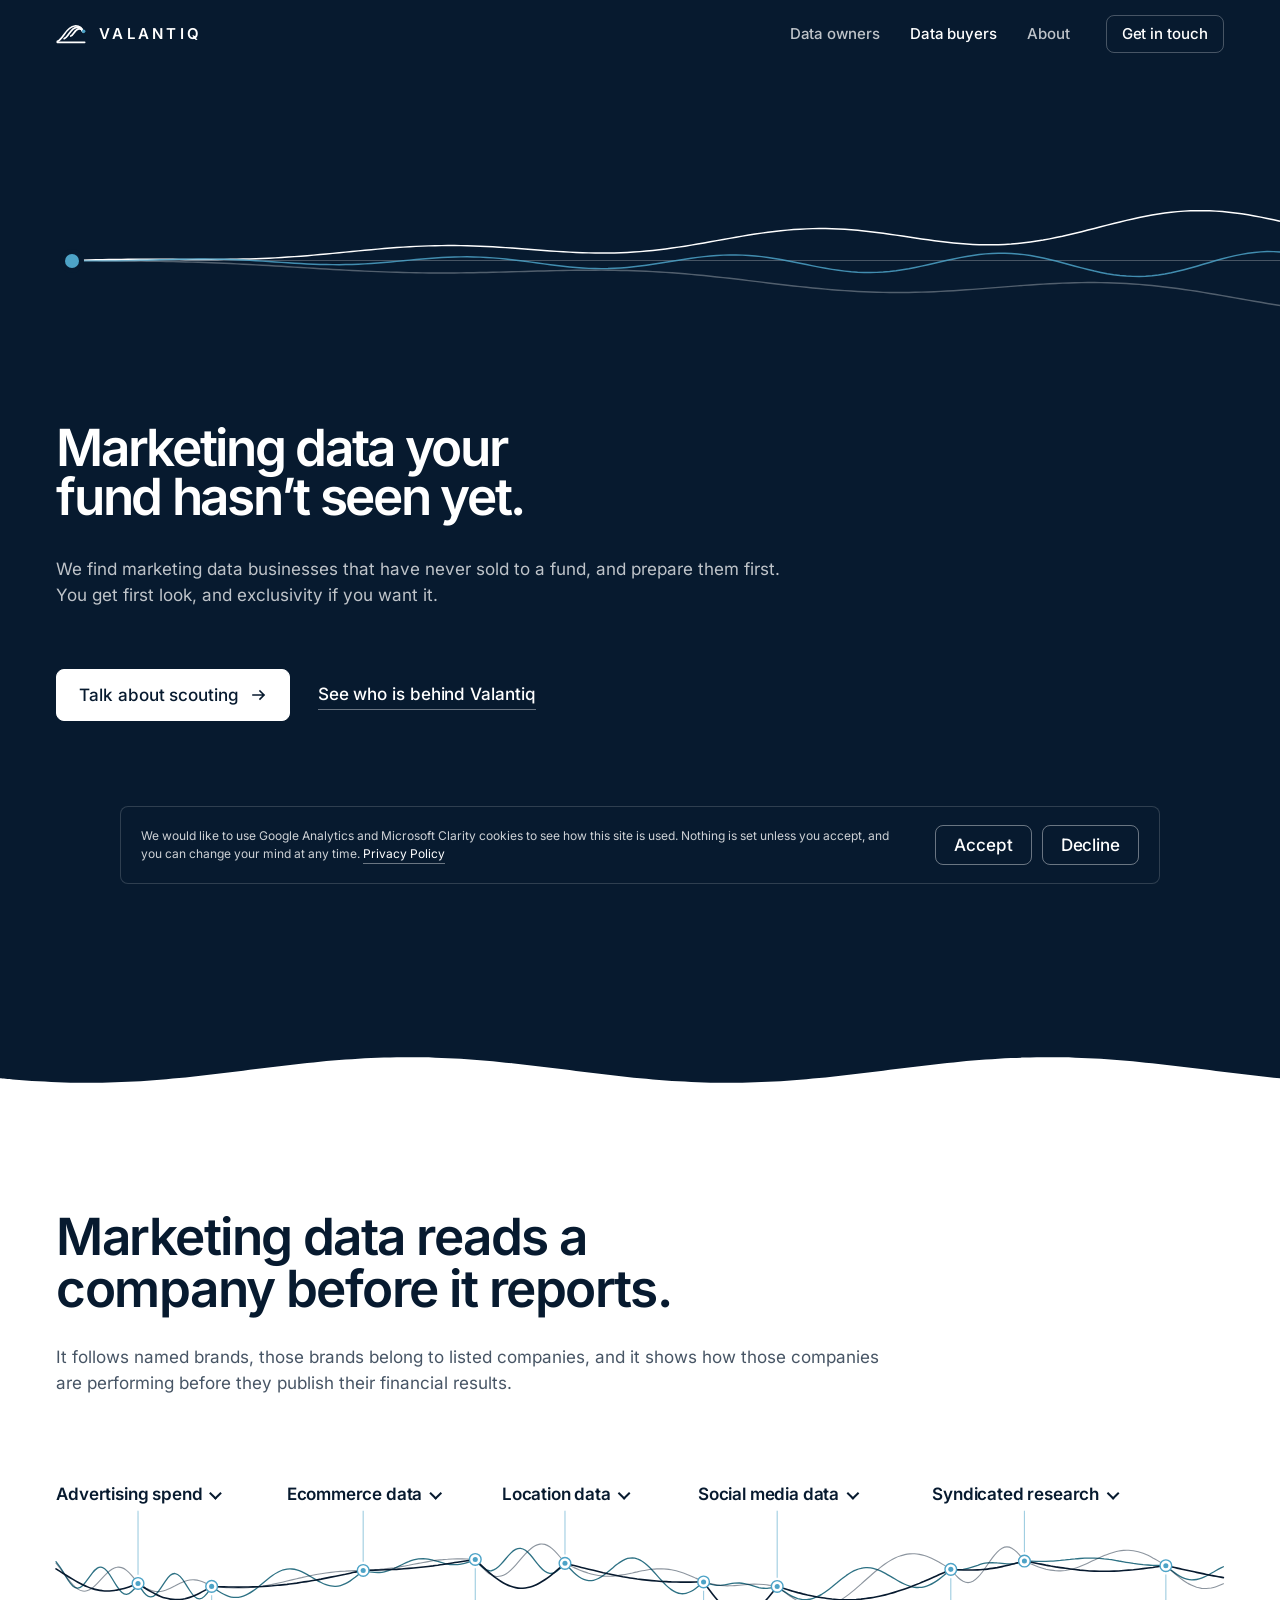
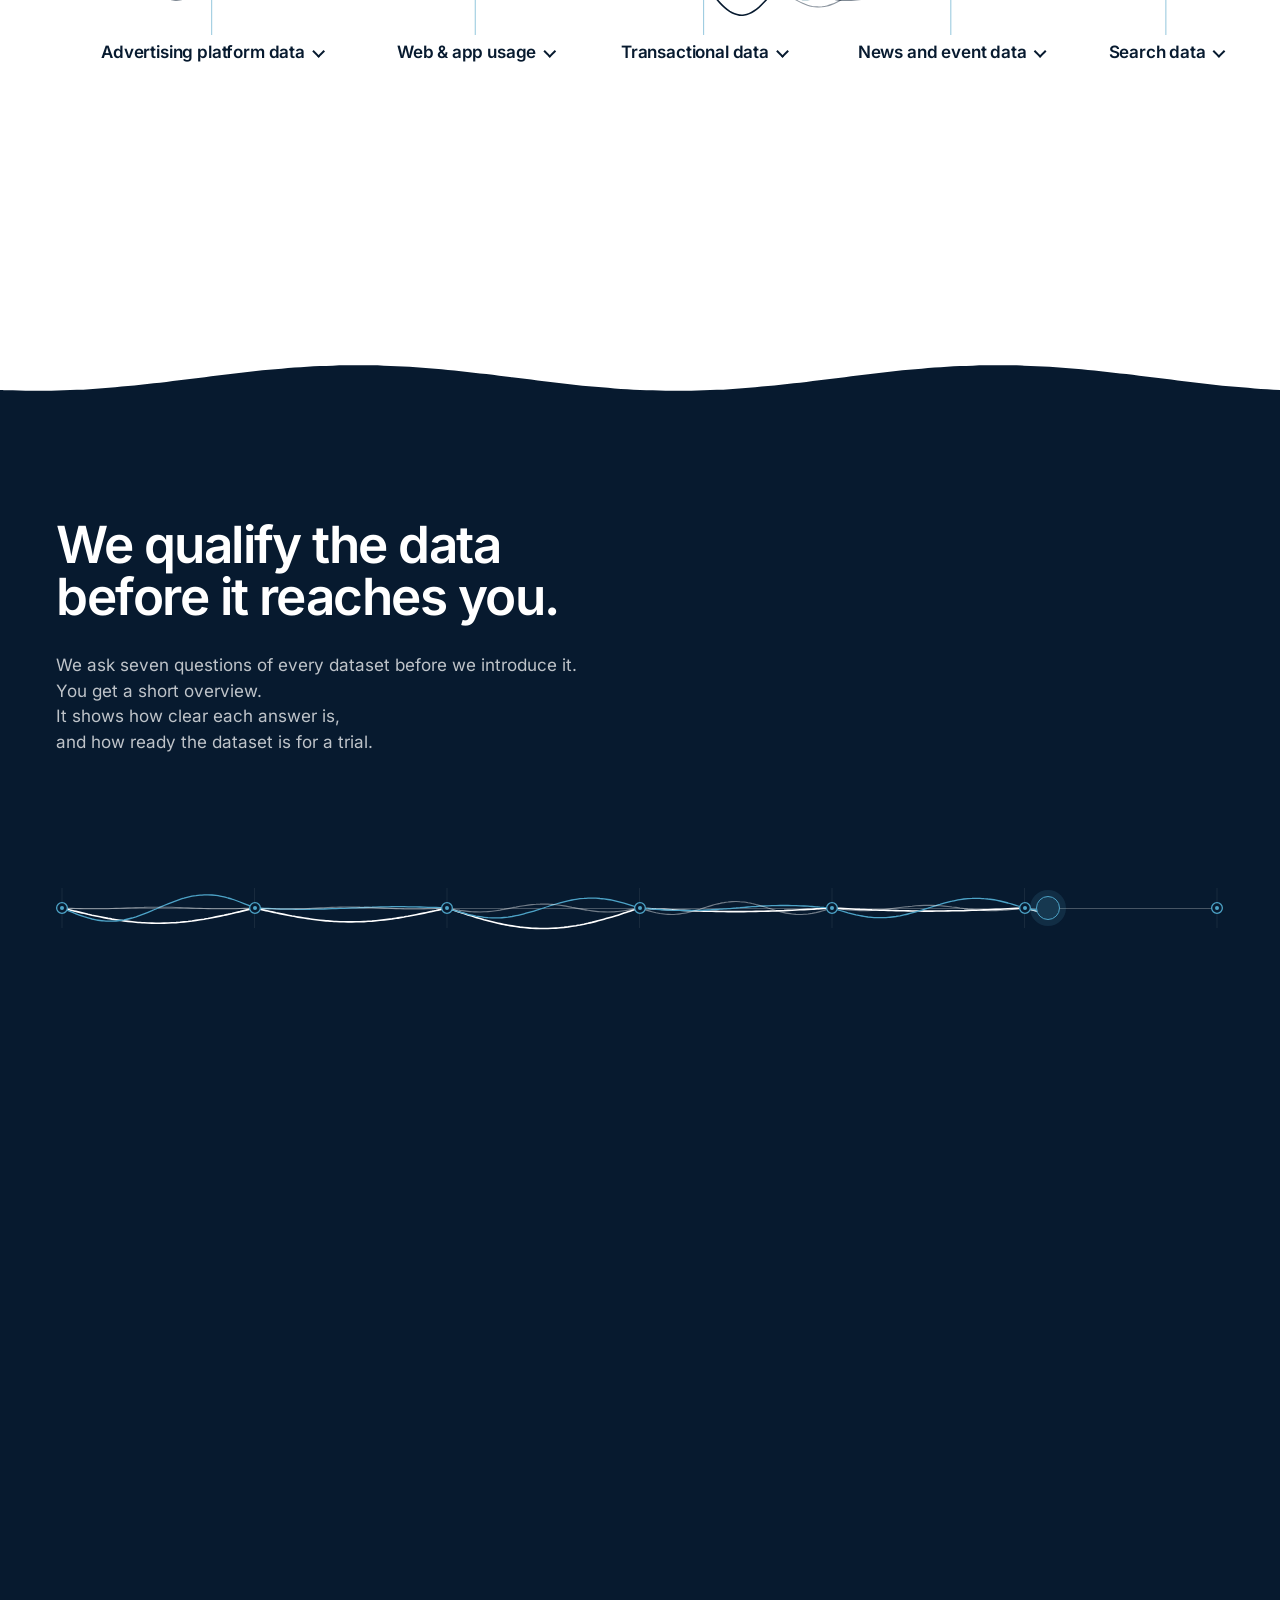
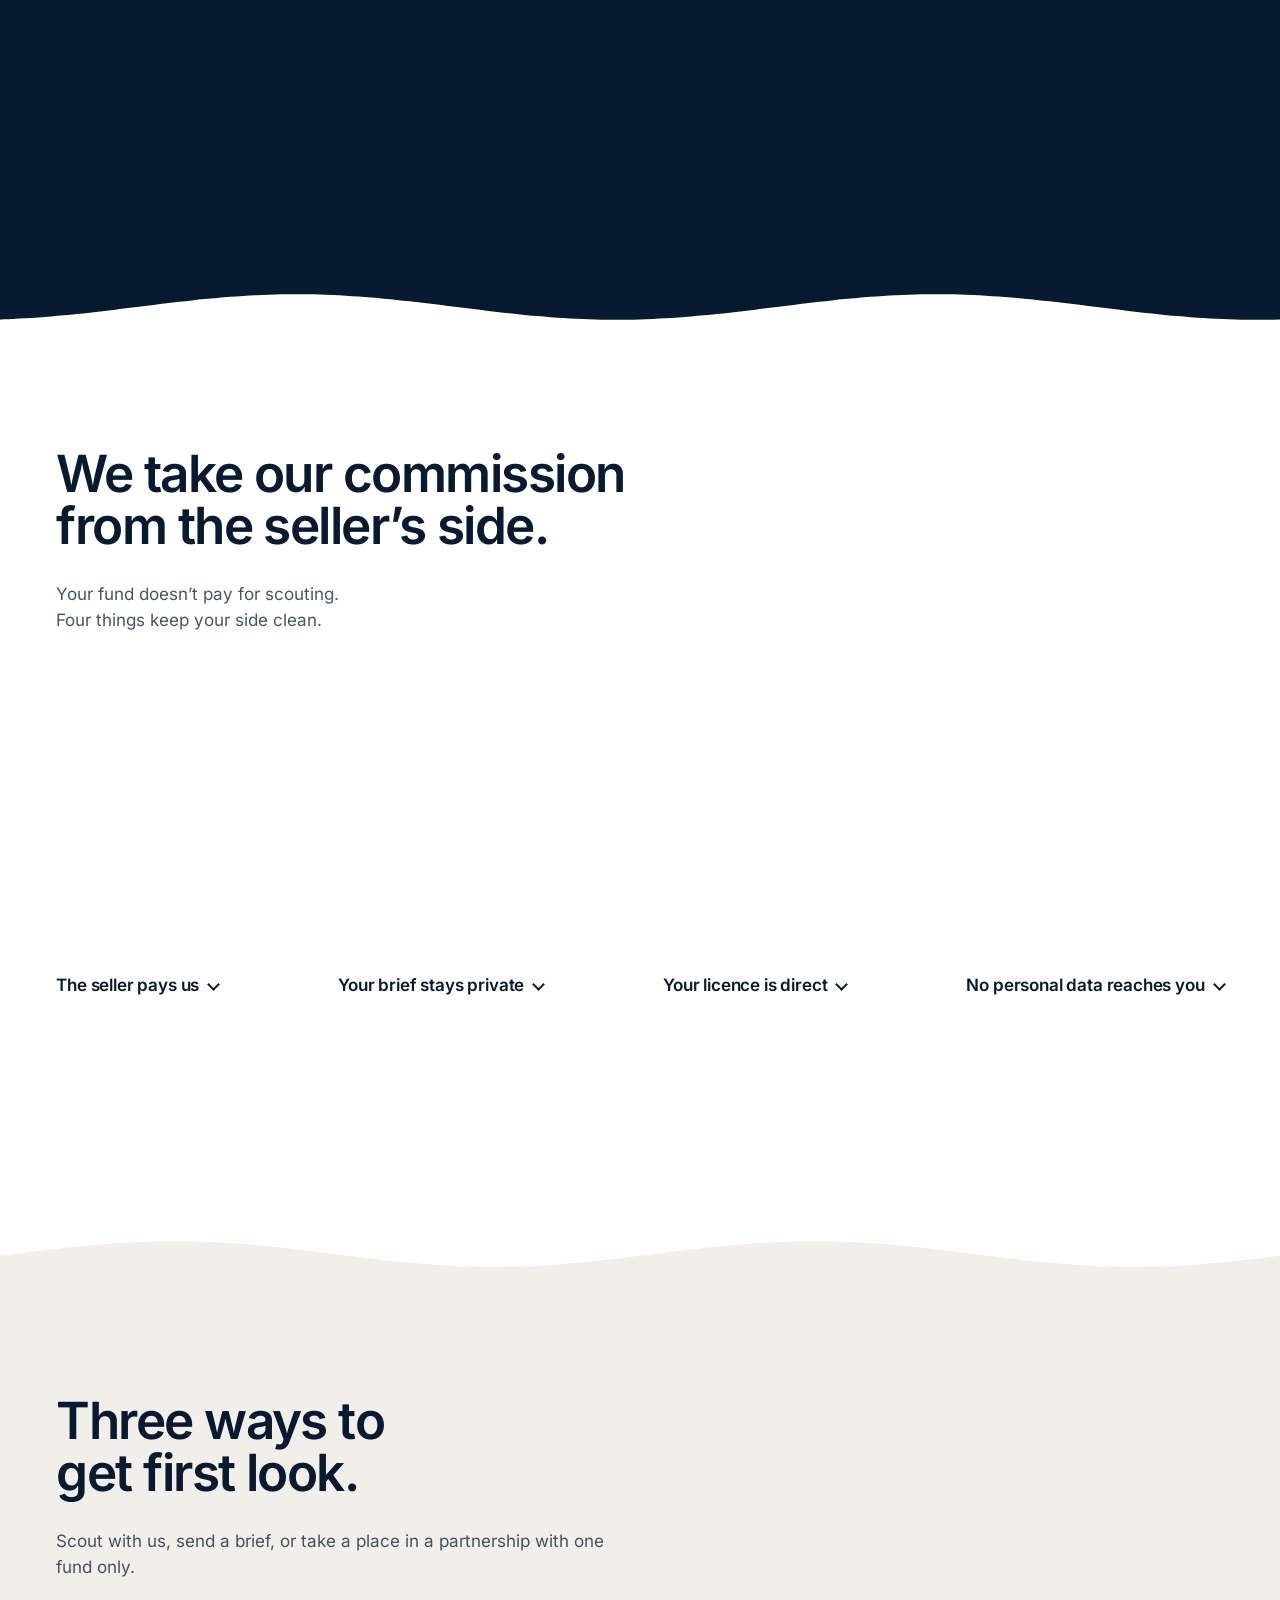
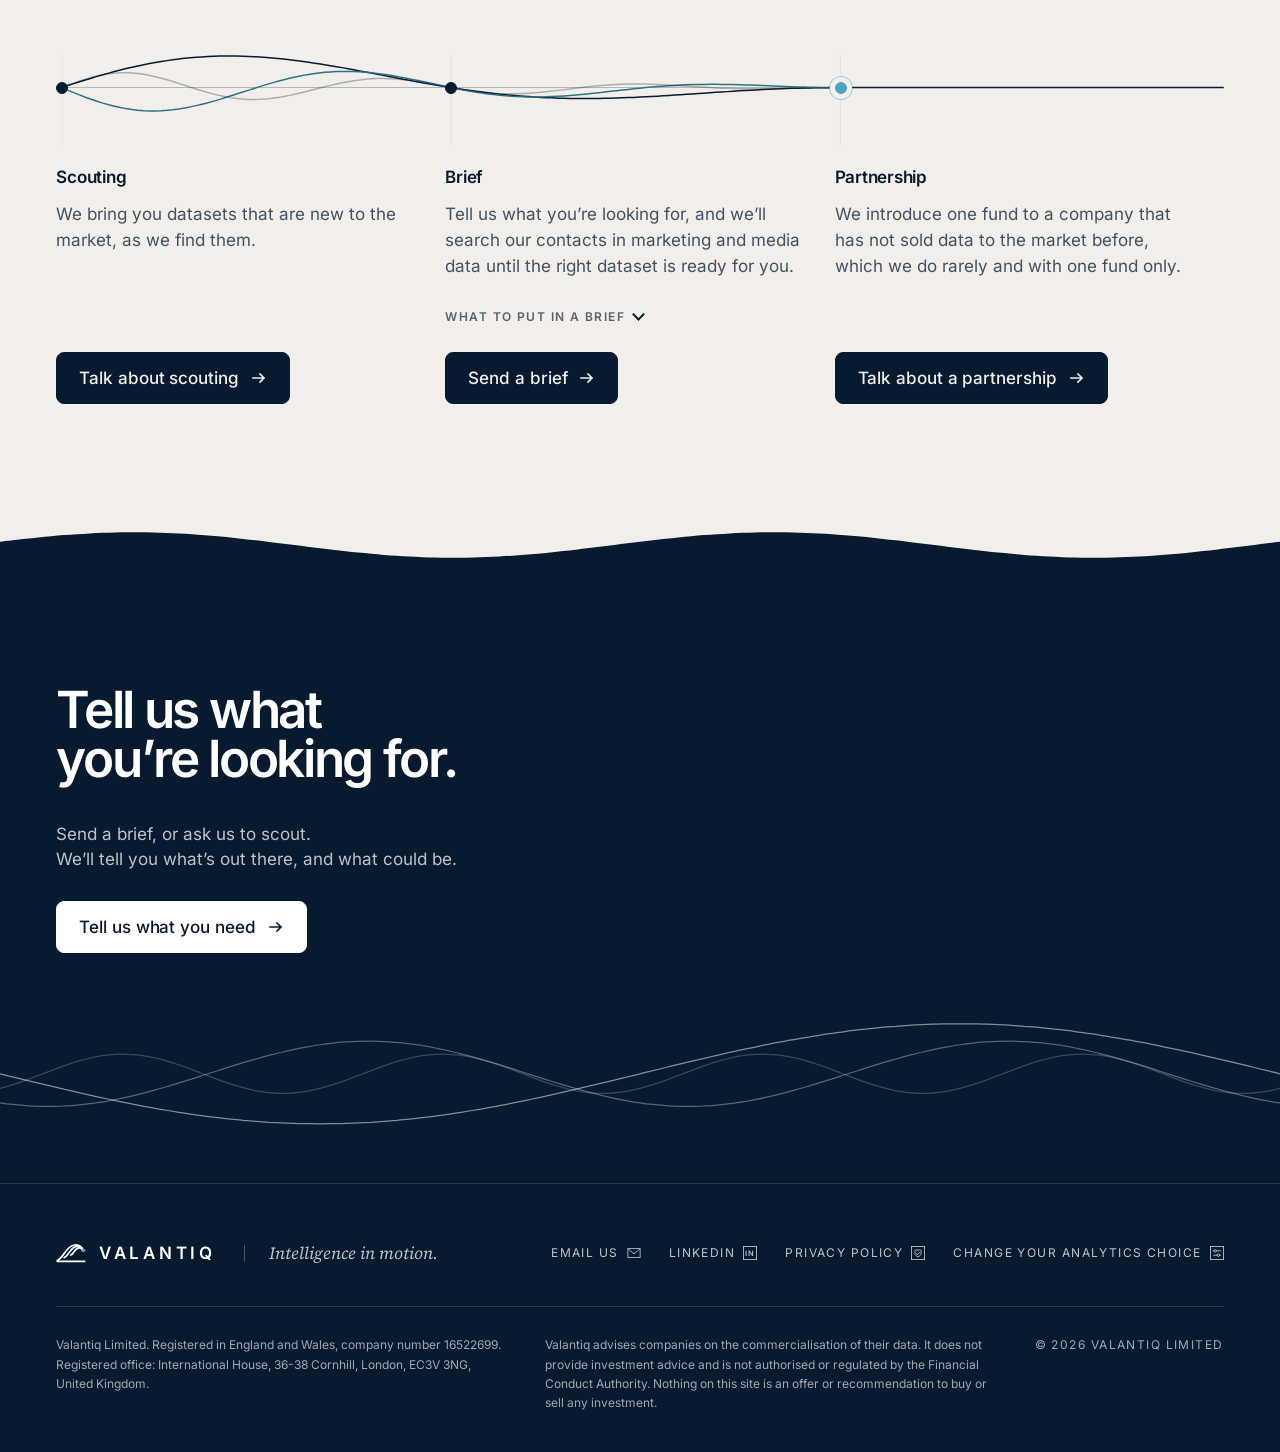
<file: for-investment-managers/index.html>
<!DOCTYPE html>
<html lang="en-GB">
<head>
    <meta charset="UTF-8">
    <meta name="viewport" content="width=device-width, initial-scale=1.0">
    <title>First look at marketing data for funds | Valantiq</title>
    <meta name="description" content="Marketing data your fund hasn&#x27;t seen yet. We scout it before it reaches the market, with first look and exclusivity.">
    <link rel="canonical" href="https://valantiq.com/for-investment-managers/">
    <meta name="theme-color" content="#071a2f">

    <meta property="og:type" content="website">
    <meta property="og:site_name" content="Valantiq">
    <meta property="og:title" content="Buying data? Marketing data you haven&#x27;t seen">
    <meta property="og:description" content="We find marketing data businesses that have never sold to a fund, and prepare them first.">
    <meta property="og:url" content="https://valantiq.com/for-investment-managers/">
    <meta property="og:image" content="https://valantiq.com/assets/og-buyers.png">
    <meta property="og:image:width" content="1200">
    <meta property="og:image:height" content="630">
    <meta name="twitter:card" content="summary_large_image">
    <meta property="og:image:alt" content="Valantiq: Marketing data your fund hasn’t seen yet.">
    <script type="application/ld+json">{"@context": "https://schema.org", "@graph": [{"@type": "Organization", "@id": "https://valantiq.com/#organization", "name": "Valantiq", "url": "https://valantiq.com/", "legalName": "Valantiq Limited", "logo": "https://valantiq.com/android-chrome-512x512.png", "email": "info@valantiq.com", "description": "Valantiq helps data-rich companies license their data to hedge funds and asset managers, for recurring, high-margin revenue on top of your core business.", "sameAs": ["https://www.linkedin.com/company/valantiq/"], "address": {"@type": "PostalAddress", "streetAddress": "International House, 36-38 Cornhill", "addressLocality": "London", "postalCode": "EC3V 3NG", "addressCountry": "GB"}, "foundingDate": "2025"}, {"@type": "WebSite", "@id": "https://valantiq.com/#website", "url": "https://valantiq.com/", "name": "Valantiq", "inLanguage": "en-GB", "publisher": {"@id": "https://valantiq.com/#organization"}}, {"@type": "BreadcrumbList", "itemListElement": [{"@type": "ListItem", "position": 1, "name": "Valantiq", "item": "https://valantiq.com/"}, {"@type": "ListItem", "position": 2, "name": "Data buyers", "item": "https://valantiq.com/for-investment-managers/"}]}]}</script>

    <!-- Favicons (unchanged from the launch page, served from the site root) -->
    <link rel="icon" type="image/x-icon" href="/favicon.ico">
    <link rel="icon" type="image/png" sizes="16x16" href="/favicon-16x16.png">
    <link rel="icon" type="image/png" sizes="32x32" href="/favicon-32x32.png">
    <link rel="apple-touch-icon" sizes="180x180" href="/apple-touch-icon.png">
    <link rel="icon" type="image/png" sizes="192x192" href="/android-chrome-192x192.png">
    <link rel="icon" type="image/png" sizes="512x512" href="/android-chrome-512x512.png">
    <link rel="manifest" href="/site.webmanifest">

    <link rel="preload" href="/assets/fonts/inter-latin-wght-normal.woff2" as="font" type="font/woff2" crossorigin>
    <link rel="stylesheet" href="/assets/styles.css">
    <script src="/assets/site.js" defer></script>
    <script src="/assets/app.js" defer></script>
    <script src="/assets/track.js" defer></script>
</head>
<body class="night">

    <a class="skip" href="#main">Skip to content</a>
    <header class="site-header night" data-header>
        <div class="wrap site-header__inner">
            <a class="logo" href="/"><svg class="mark" viewBox="1 2 46 30" aria-hidden="true" focusable="false"><path class="mark__horizon" pathLength="1" d="M3 29.5 H44"/><path class="mark__wave" pathLength="1" d="M3.00 28.00 C12.00 25.00 16.00 6.00 29.00 5.00 C37.00 4.40 40.50 9.00 41.00 13.00"/><path class="mark__wave" pathLength="1" d="M13.26 23.95 C19.83 21.76 22.75 7.89 32.24 7.16 C38.08 6.72 40.63 10.08 41.00 13.00"/><path class="mark__wave" pathLength="1" d="M23.14 20.05 C27.37 18.64 29.25 9.71 35.36 9.24 C39.12 8.96 40.77 11.12 41.00 13.00"/><circle class="mark__node" cx="42.4" cy="13" r="2.7"/></svg><span>Valantiq</span></a>
            <nav class="nav" aria-label="Main">
                <div class="nav__links">
                    <a href="/">Data owners</a>
                    <a href="/for-investment-managers/" aria-current="page">Data buyers</a>
                    <a href="/about/">About</a>
                </div>
                <a class="btn btn--small btn--ghost" href="mailto:info@valantiq.com">Get in touch</a>
            </nav>
            <div class="nav-toggle">
                <button type="button" class="nav-toggle__btn" popovertarget="nav-menu" aria-label="Menu">
                    <span class="nav-toggle__icon"></span>
                </button>
                <nav id="nav-menu" class="nav-toggle__panel night" popover="auto" aria-label="Main">
                    <a href="/">Data owners</a>
                    <a href="/for-investment-managers/" aria-current="page">Data buyers</a>
                    <a href="/about/">About</a>
                    <a class="btn" href="mailto:info@valantiq.com?subject=Scouting">Talk about scouting<svg class="arrow" viewBox="0 0 16 16" aria-hidden="true" focusable="false"><path d="M2 8h11M9 4l4 4-4 4"/></svg></a>
                </nav>
            </div>
        </div>
    </header>

<main id="main" class="inv">
    <section class="hero night" data-ground="night">
        <div class="hero__stage">
            <div class="wrap">
                <h1 class="display hero__title">Marketing data your fund hasn’t seen yet.</h1>
                <div class="hero__row">
                    <p class="lead"><span class="sen">We find marketing data businesses that have never sold to a fund, and prepare them first.</span> <span class="sen">You get first look, and exclusivity if you want it.</span></p>
                    <div class="hero__actions">
                        <a class="btn" href="mailto:info@valantiq.com?subject=Scouting">Talk about scouting<svg class="arrow" viewBox="0 0 16 16" aria-hidden="true" focusable="false"><path d="M2 8h11M9 4l4 4-4 4"/></svg></a>
                        <a class="link" href="/about/">See who is behind Valantiq</a>
                    </div>
                </div>
            </div>
            
        <figure class="flow flow--cta flow--lead" role="img" aria-label="Three waves, the different kinds of marketing data, flow across a grid into a single point and leave it as one line: many signals becoming one source of value.">
            <svg class="flow__svg" viewBox="0 0 1200 360" preserveAspectRatio="none" aria-hidden="true" focusable="false" data-flow='{"w": 1200, "h": 360, "node": [0.94, 0.5], "horizon": 0.5, "rise": 0.12, "waves": [[-0.17, 0.07, 0.3, 0.9, 1], [0.02, 0.06, 0.21, 1.25, 0.85], [0.17, 0.05, 0.38, 0.7, 0.3]], "mirror": true, "out": true, "cta": true}'>
                <g transform="translate(1200 0) scale(-1 1)">
                    <line class="flow__horizon" x1="0" y1="180.0" x2="1128.0" y2="180.0"/>
                    <path class="flow__wave" style="opacity:1" d="M0.0 118.8 L6.0 121.8 L12.0 124.7 L18.0 127.6 L24.0 130.3 L30.0 133.0 L36.0 135.4 L42.0 137.7 L48.0 139.8 L54.0 141.7 L60.0 143.3 L66.0 144.7 L72.0 145.9 L78.0 146.8 L84.0 147.4 L90.0 147.8 L96.0 147.9 L102.0 147.8 L108.0 147.4 L114.0 146.8 L120.0 145.9 L126.0 144.9 L132.0 143.7 L138.0 142.3 L144.0 140.8 L150.0 139.1 L156.0 137.4 L162.0 135.6 L168.0 133.7 L174.0 131.8 L180.0 129.9 L186.0 128.0 L192.0 126.2 L198.0 124.4 L204.0 122.8 L210.0 121.2 L216.0 119.8 L222.0 118.6 L228.0 117.5 L234.0 116.6 L240.0 115.9 L246.0 115.4 L252.0 115.2 L258.0 115.1 L264.0 115.2 L270.0 115.6 L276.0 116.2 L282.0 117.0 L288.0 118.0 L294.0 119.2 L300.0 120.6 L306.0 122.1 L312.0 123.8 L318.0 125.7 L324.0 127.6 L330.0 129.7 L336.0 131.8 L342.0 134.0 L348.0 136.2 L354.0 138.4 L360.0 140.7 L366.0 142.9 L372.0 145.0 L378.0 147.1 L384.0 149.1 L390.0 151.0 L396.0 152.8 L402.0 154.5 L408.0 156.0 L414.0 157.3 L420.0 158.5 L426.0 159.6 L432.0 160.4 L438.0 161.1 L444.0 161.5 L450.0 161.9 L456.0 162.0 L462.0 162.0 L468.0 161.8 L474.0 161.4 L480.0 160.9 L486.0 160.3 L492.0 159.5 L498.0 158.7 L504.0 157.7 L510.0 156.7 L516.0 155.6 L522.0 154.5 L528.0 153.4 L534.0 152.2 L540.0 151.1 L546.0 150.0 L552.0 148.9 L558.0 147.9 L564.0 146.9 L570.0 146.1 L576.0 145.3 L582.0 144.7 L588.0 144.1 L594.0 143.7 L600.0 143.4 L606.0 143.3 L612.0 143.2 L618.0 143.4 L624.0 143.6 L630.0 144.0 L636.0 144.6 L642.0 145.2 L648.0 146.0 L654.0 146.9 L660.0 147.9 L666.0 148.9 L672.0 150.1 L678.0 151.4 L684.0 152.7 L690.0 154.0 L696.0 155.4 L702.0 156.8 L708.0 158.2 L714.0 159.6 L720.0 161.0 L726.0 162.4 L732.0 163.7 L738.0 165.0 L744.0 166.2 L750.0 167.3 L756.0 168.4 L762.0 169.4 L768.0 170.2 L774.0 171.0 L780.0 171.7 L786.0 172.4 L792.0 172.9 L798.0 173.3 L804.0 173.6 L810.0 173.8 L816.0 173.9 L822.0 174.0 L828.0 173.9 L834.0 173.8 L840.0 173.7 L846.0 173.4 L852.0 173.2 L858.0 172.8 L864.0 172.5 L870.0 172.1 L876.0 171.7 L882.0 171.4 L888.0 171.0 L894.0 170.6 L900.0 170.3 L906.0 170.0 L912.0 169.7 L918.0 169.4 L924.0 169.2 L930.0 169.1 L936.0 169.0 L942.0 169.0 L948.0 169.0 L954.0 169.1 L960.0 169.2 L966.0 169.4 L972.0 169.7 L978.0 170.0 L984.0 170.3 L990.0 170.7 L996.0 171.2 L1002.0 171.7 L1008.0 172.2 L1014.0 172.7 L1020.0 173.2 L1026.0 173.8 L1032.0 174.4 L1038.0 174.9 L1044.0 175.5 L1050.0 176.0 L1056.0 176.6 L1062.0 177.1 L1068.0 177.5 L1074.0 178.0 L1080.0 178.4 L1086.0 178.7 L1092.0 179.1 L1098.0 179.4 L1104.0 179.6 L1110.0 179.8 L1116.0 179.9 L1122.0 180.0 L1128.0 180.0"/><path class="flow__wave" style="opacity:0.85" d="M0.0 187.2 L6.0 190.4 L12.0 193.4 L18.0 196.3 L24.0 199.0 L30.0 201.3 L36.0 203.3 L42.0 205.0 L48.0 206.2 L54.0 207.0 L60.0 207.3 L66.0 207.1 L72.0 206.5 L78.0 205.5 L84.0 204.0 L90.0 202.2 L96.0 200.1 L102.0 197.6 L108.0 195.0 L114.0 192.2 L120.0 189.2 L126.0 186.3 L132.0 183.4 L138.0 180.5 L144.0 177.9 L150.0 175.4 L156.0 173.2 L162.0 171.3 L168.0 169.8 L174.0 168.6 L180.0 167.9 L186.0 167.5 L192.0 167.6 L198.0 168.1 L204.0 168.9 L210.0 170.1 L216.0 171.7 L222.0 173.5 L228.0 175.6 L234.0 177.9 L240.0 180.3 L246.0 182.8 L252.0 185.4 L258.0 187.9 L264.0 190.3 L270.0 192.6 L276.0 194.7 L282.0 196.5 L288.0 198.1 L294.0 199.3 L300.0 200.3 L306.0 200.8 L312.0 201.1 L318.0 200.9 L324.0 200.4 L330.0 199.6 L336.0 198.4 L342.0 197.0 L348.0 195.3 L354.0 193.3 L360.0 191.3 L366.0 189.1 L372.0 186.8 L378.0 184.5 L384.0 182.2 L390.0 180.1 L396.0 178.0 L402.0 176.2 L408.0 174.5 L414.0 173.1 L420.0 171.9 L426.0 171.1 L432.0 170.5 L438.0 170.3 L444.0 170.3 L450.0 170.7 L456.0 171.4 L462.0 172.3 L468.0 173.5 L474.0 174.9 L480.0 176.4 L486.0 178.1 L492.0 179.9 L498.0 181.8 L504.0 183.6 L510.0 185.5 L516.0 187.2 L522.0 188.9 L528.0 190.4 L534.0 191.7 L540.0 192.8 L546.0 193.7 L552.0 194.3 L558.0 194.7 L564.0 194.8 L570.0 194.6 L576.0 194.2 L582.0 193.6 L588.0 192.7 L594.0 191.7 L600.0 190.4 L606.0 189.1 L612.0 187.6 L618.0 186.0 L624.0 184.4 L630.0 182.8 L636.0 181.2 L642.0 179.7 L648.0 178.4 L654.0 177.1 L660.0 176.0 L666.0 175.0 L672.0 174.3 L678.0 173.7 L684.0 173.4 L690.0 173.2 L696.0 173.3 L702.0 173.6 L708.0 174.0 L714.0 174.7 L720.0 175.5 L726.0 176.4 L732.0 177.4 L738.0 178.5 L744.0 179.7 L750.0 180.8 L756.0 182.0 L762.0 183.1 L768.0 184.2 L774.0 185.2 L780.0 186.1 L786.0 186.8 L792.0 187.5 L798.0 187.9 L804.0 188.3 L810.0 188.4 L816.0 188.4 L822.0 188.3 L828.0 188.0 L834.0 187.5 L840.0 187.0 L846.0 186.3 L852.0 185.6 L858.0 184.8 L864.0 183.9 L870.0 183.0 L876.0 182.1 L882.0 181.2 L888.0 180.4 L894.0 179.6 L900.0 178.9 L906.0 178.3 L912.0 177.8 L918.0 177.3 L924.0 177.0 L930.0 176.8 L936.0 176.7 L942.0 176.7 L948.0 176.7 L954.0 176.9 L960.0 177.2 L966.0 177.5 L972.0 177.9 L978.0 178.3 L984.0 178.8 L990.0 179.2 L996.0 179.7 L1002.0 180.1 L1008.0 180.5 L1014.0 180.9 L1020.0 181.3 L1026.0 181.5 L1032.0 181.7 L1038.0 181.9 L1044.0 182.0 L1050.0 182.0 L1056.0 182.0 L1062.0 181.9 L1068.0 181.8 L1074.0 181.6 L1080.0 181.4 L1086.0 181.2 L1092.0 181.0 L1098.0 180.8 L1104.0 180.5 L1110.0 180.4 L1116.0 180.2 L1122.0 180.1 L1128.0 180.0"/><path class="flow__wave" style="opacity:0.3" d="M0.0 241.2 L6.0 242.3 L12.0 243.4 L18.0 244.4 L24.0 245.4 L30.0 246.4 L36.0 247.3 L42.0 248.1 L48.0 248.8 L54.0 249.5 L60.0 250.1 L66.0 250.6 L72.0 250.9 L78.0 251.2 L84.0 251.4 L90.0 251.4 L96.0 251.4 L102.0 251.2 L108.0 250.9 L114.0 250.5 L120.0 250.0 L126.0 249.4 L132.0 248.6 L138.0 247.8 L144.0 246.9 L150.0 245.9 L156.0 244.8 L162.0 243.6 L168.0 242.3 L174.0 241.0 L180.0 239.6 L186.0 238.1 L192.0 236.6 L198.0 235.1 L204.0 233.5 L210.0 232.0 L216.0 230.4 L222.0 228.8 L228.0 227.2 L234.0 225.6 L240.0 224.1 L246.0 222.6 L252.0 221.1 L258.0 219.7 L264.0 218.3 L270.0 217.0 L276.0 215.7 L282.0 214.6 L288.0 213.4 L294.0 212.4 L300.0 211.5 L306.0 210.6 L312.0 209.9 L318.0 209.2 L324.0 208.6 L330.0 208.1 L336.0 207.7 L342.0 207.4 L348.0 207.2 L354.0 207.0 L360.0 207.0 L366.0 207.0 L372.0 207.1 L378.0 207.3 L384.0 207.6 L390.0 207.9 L396.0 208.2 L402.0 208.7 L408.0 209.1 L414.0 209.6 L420.0 210.2 L426.0 210.8 L432.0 211.3 L438.0 211.9 L444.0 212.5 L450.0 213.1 L456.0 213.7 L462.0 214.3 L468.0 214.9 L474.0 215.4 L480.0 215.9 L486.0 216.4 L492.0 216.8 L498.0 217.1 L504.0 217.5 L510.0 217.7 L516.0 217.9 L522.0 218.1 L528.0 218.1 L534.0 218.2 L540.0 218.1 L546.0 218.0 L552.0 217.8 L558.0 217.5 L564.0 217.2 L570.0 216.8 L576.0 216.3 L582.0 215.8 L588.0 215.2 L594.0 214.6 L600.0 213.9 L606.0 213.1 L612.0 212.4 L618.0 211.5 L624.0 210.6 L630.0 209.7 L636.0 208.8 L642.0 207.9 L648.0 206.9 L654.0 205.9 L660.0 204.9 L666.0 203.9 L672.0 202.9 L678.0 201.9 L684.0 200.9 L690.0 200.0 L696.0 199.0 L702.0 198.1 L708.0 197.2 L714.0 196.4 L720.0 195.6 L726.0 194.8 L732.0 194.1 L738.0 193.4 L744.0 192.7 L750.0 192.1 L756.0 191.5 L762.0 191.0 L768.0 190.6 L774.0 190.1 L780.0 189.8 L786.0 189.4 L792.0 189.2 L798.0 188.9 L804.0 188.7 L810.0 188.6 L816.0 188.5 L822.0 188.4 L828.0 188.3 L834.0 188.3 L840.0 188.3 L846.0 188.3 L852.0 188.4 L858.0 188.5 L864.0 188.5 L870.0 188.6 L876.0 188.7 L882.0 188.8 L888.0 188.9 L894.0 189.0 L900.0 189.0 L906.0 189.1 L912.0 189.1 L918.0 189.2 L924.0 189.2 L930.0 189.2 L936.0 189.2 L942.0 189.1 L948.0 189.1 L954.0 189.0 L960.0 188.8 L966.0 188.7 L972.0 188.5 L978.0 188.3 L984.0 188.1 L990.0 187.9 L996.0 187.6 L1002.0 187.3 L1008.0 187.0 L1014.0 186.6 L1020.0 186.3 L1026.0 185.9 L1032.0 185.6 L1038.0 185.2 L1044.0 184.8 L1050.0 184.4 L1056.0 184.0 L1062.0 183.6 L1068.0 183.2 L1074.0 182.8 L1080.0 182.4 L1086.0 182.0 L1092.0 181.7 L1098.0 181.3 L1104.0 181.0 L1110.0 180.7 L1116.0 180.4 L1122.0 180.2 L1128.0 180.0"/>
                </g>
            </svg>
            <span class="flow__node" style="left:6.000000000000005%;top:50.0%"></span>
        </figure>
        </div>
        <div class="wrap">
            <ul class="proof">
                <li><span class="proof__fig">17 years</span><span class="proof__label">in marketing and media data</span></li><li><span class="proof__fig">8 years</span><span class="proof__label">in leadership roles at WPP</span></li><li><span class="proof__fig">IAB Europe</span><span class="proof__label">Digital Strategy Person of the Year 2022</span></li>
            </ul>
        </div>
    </section>
<div class="divider divider--paper" aria-hidden="true"><svg viewBox="0 0 2000 100" preserveAspectRatio="none" focusable="false"><path d="M0.0 64.2 C1.7 64.5 6.7 65.5 10.0 66.2 C13.3 66.8 16.7 67.4 20.0 67.9 C23.3 68.4 26.7 68.9 30.0 69.4 C33.3 69.8 36.7 70.2 40.0 70.5 C43.3 70.9 46.7 71.1 50.0 71.4 C53.3 71.6 56.7 71.7 60.0 71.9 C63.3 72.0 66.7 72.0 70.0 72.0 C73.3 72.0 76.7 71.9 80.0 71.8 C83.3 71.7 86.7 71.5 90.0 71.3 C93.3 71.0 96.7 70.7 100.0 70.4 C103.3 70.0 106.7 69.6 110.0 69.2 C113.3 68.7 116.7 68.2 120.0 67.7 C123.3 67.1 126.7 66.5 130.0 65.9 C133.3 65.3 136.7 64.6 140.0 63.9 C143.3 63.2 146.7 62.4 150.0 61.6 C153.3 60.8 156.7 60.0 160.0 59.2 C163.3 58.4 166.7 57.5 170.0 56.6 C173.3 55.7 176.7 54.8 180.0 53.9 C183.3 53.0 186.7 52.1 190.0 51.2 C193.3 50.3 196.7 49.3 200.0 48.4 C203.3 47.5 206.7 46.6 210.0 45.7 C213.3 44.8 216.7 43.9 220.0 43.0 C223.3 42.1 226.7 41.3 230.0 40.5 C233.3 39.6 236.7 38.8 240.0 38.0 C243.3 37.3 246.7 36.5 250.0 35.8 C253.3 35.1 256.7 34.5 260.0 33.8 C263.3 33.2 266.7 32.6 270.0 32.1 C273.3 31.6 276.7 31.1 280.0 30.6 C283.3 30.2 286.7 29.8 290.0 29.5 C293.3 29.1 296.7 28.9 300.0 28.6 C303.3 28.4 306.7 28.3 310.0 28.1 C313.3 28.0 316.7 28.0 320.0 28.0 C323.3 28.0 326.7 28.1 330.0 28.2 C333.3 28.3 336.7 28.5 340.0 28.7 C343.3 29.0 346.7 29.3 350.0 29.6 C353.3 30.0 356.7 30.4 360.0 30.8 C363.3 31.3 366.7 31.8 370.0 32.3 C373.3 32.9 376.7 33.5 380.0 34.1 C383.3 34.7 386.7 35.4 390.0 36.1 C393.3 36.8 396.7 37.6 400.0 38.4 C403.3 39.2 406.7 40.0 410.0 40.8 C413.3 41.6 416.7 42.5 420.0 43.4 C423.3 44.3 426.7 45.2 430.0 46.1 C433.3 47.0 436.7 47.9 440.0 48.8 C443.3 49.7 446.7 50.7 450.0 51.6 C453.3 52.5 456.7 53.4 460.0 54.3 C463.3 55.2 466.7 56.1 470.0 57.0 C473.3 57.9 476.7 58.7 480.0 59.5 C483.3 60.4 486.7 61.2 490.0 62.0 C493.3 62.7 496.7 63.5 500.0 64.2 C503.3 64.9 506.7 65.5 510.0 66.2 C513.3 66.8 516.7 67.4 520.0 67.9 C523.3 68.4 526.7 68.9 530.0 69.4 C533.3 69.8 536.7 70.2 540.0 70.5 C543.3 70.9 546.7 71.1 550.0 71.4 C553.3 71.6 556.7 71.7 560.0 71.9 C563.3 72.0 566.7 72.0 570.0 72.0 C573.3 72.0 576.7 71.9 580.0 71.8 C583.3 71.7 586.7 71.5 590.0 71.3 C593.3 71.0 596.7 70.7 600.0 70.4 C603.3 70.0 606.7 69.6 610.0 69.2 C613.3 68.7 616.7 68.2 620.0 67.7 C623.3 67.1 626.7 66.5 630.0 65.9 C633.3 65.3 636.7 64.6 640.0 63.9 C643.3 63.2 646.7 62.4 650.0 61.6 C653.3 60.8 656.7 60.0 660.0 59.2 C663.3 58.4 666.7 57.5 670.0 56.6 C673.3 55.7 676.7 54.8 680.0 53.9 C683.3 53.0 686.7 52.1 690.0 51.2 C693.3 50.3 696.7 49.3 700.0 48.4 C703.3 47.5 706.7 46.6 710.0 45.7 C713.3 44.8 716.7 43.9 720.0 43.0 C723.3 42.1 726.7 41.3 730.0 40.5 C733.3 39.6 736.7 38.8 740.0 38.0 C743.3 37.3 746.7 36.5 750.0 35.8 C753.3 35.1 756.7 34.5 760.0 33.8 C763.3 33.2 766.7 32.6 770.0 32.1 C773.3 31.6 776.7 31.1 780.0 30.6 C783.3 30.2 786.7 29.8 790.0 29.5 C793.3 29.1 796.7 28.9 800.0 28.6 C803.3 28.4 806.7 28.3 810.0 28.1 C813.3 28.0 816.7 28.0 820.0 28.0 C823.3 28.0 826.7 28.1 830.0 28.2 C833.3 28.3 836.7 28.5 840.0 28.7 C843.3 29.0 846.7 29.3 850.0 29.6 C853.3 30.0 856.7 30.4 860.0 30.8 C863.3 31.3 866.7 31.8 870.0 32.3 C873.3 32.9 876.7 33.5 880.0 34.1 C883.3 34.7 886.7 35.4 890.0 36.1 C893.3 36.8 896.7 37.6 900.0 38.4 C903.3 39.2 906.7 40.0 910.0 40.8 C913.3 41.6 916.7 42.5 920.0 43.4 C923.3 44.3 926.7 45.2 930.0 46.1 C933.3 47.0 936.7 47.9 940.0 48.8 C943.3 49.7 946.7 50.7 950.0 51.6 C953.3 52.5 956.7 53.4 960.0 54.3 C963.3 55.2 966.7 56.1 970.0 57.0 C973.3 57.9 976.7 58.7 980.0 59.5 C983.3 60.4 986.7 61.2 990.0 62.0 C993.3 62.7 996.7 63.5 1000.0 64.2 C1003.3 64.9 1006.7 65.5 1010.0 66.2 C1013.3 66.8 1016.7 67.4 1020.0 67.9 C1023.3 68.4 1026.7 68.9 1030.0 69.4 C1033.3 69.8 1036.7 70.2 1040.0 70.5 C1043.3 70.9 1046.7 71.1 1050.0 71.4 C1053.3 71.6 1056.7 71.7 1060.0 71.9 C1063.3 72.0 1066.7 72.0 1070.0 72.0 C1073.3 72.0 1076.7 71.9 1080.0 71.8 C1083.3 71.7 1086.7 71.5 1090.0 71.3 C1093.3 71.0 1096.7 70.7 1100.0 70.4 C1103.3 70.0 1106.7 69.6 1110.0 69.2 C1113.3 68.7 1116.7 68.2 1120.0 67.7 C1123.3 67.1 1126.7 66.5 1130.0 65.9 C1133.3 65.3 1136.7 64.6 1140.0 63.9 C1143.3 63.2 1146.7 62.4 1150.0 61.6 C1153.3 60.8 1156.7 60.0 1160.0 59.2 C1163.3 58.4 1166.7 57.5 1170.0 56.6 C1173.3 55.7 1176.7 54.8 1180.0 53.9 C1183.3 53.0 1186.7 52.1 1190.0 51.2 C1193.3 50.3 1196.7 49.3 1200.0 48.4 C1203.3 47.5 1206.7 46.6 1210.0 45.7 C1213.3 44.8 1216.7 43.9 1220.0 43.0 C1223.3 42.1 1226.7 41.3 1230.0 40.5 C1233.3 39.6 1236.7 38.8 1240.0 38.0 C1243.3 37.3 1246.7 36.5 1250.0 35.8 C1253.3 35.1 1256.7 34.5 1260.0 33.8 C1263.3 33.2 1266.7 32.6 1270.0 32.1 C1273.3 31.6 1276.7 31.1 1280.0 30.6 C1283.3 30.2 1286.7 29.8 1290.0 29.5 C1293.3 29.1 1296.7 28.9 1300.0 28.6 C1303.3 28.4 1306.7 28.3 1310.0 28.1 C1313.3 28.0 1316.7 28.0 1320.0 28.0 C1323.3 28.0 1326.7 28.1 1330.0 28.2 C1333.3 28.3 1336.7 28.5 1340.0 28.7 C1343.3 29.0 1346.7 29.3 1350.0 29.6 C1353.3 30.0 1356.7 30.4 1360.0 30.8 C1363.3 31.3 1366.7 31.8 1370.0 32.3 C1373.3 32.9 1376.7 33.5 1380.0 34.1 C1383.3 34.7 1386.7 35.4 1390.0 36.1 C1393.3 36.8 1396.7 37.6 1400.0 38.4 C1403.3 39.2 1406.7 40.0 1410.0 40.8 C1413.3 41.6 1416.7 42.5 1420.0 43.4 C1423.3 44.3 1426.7 45.2 1430.0 46.1 C1433.3 47.0 1436.7 47.9 1440.0 48.8 C1443.3 49.7 1446.7 50.7 1450.0 51.6 C1453.3 52.5 1456.7 53.4 1460.0 54.3 C1463.3 55.2 1466.7 56.1 1470.0 57.0 C1473.3 57.9 1476.7 58.7 1480.0 59.5 C1483.3 60.4 1486.7 61.2 1490.0 62.0 C1493.3 62.7 1496.7 63.5 1500.0 64.2 C1503.3 64.9 1506.7 65.5 1510.0 66.2 C1513.3 66.8 1516.7 67.4 1520.0 67.9 C1523.3 68.4 1526.7 68.9 1530.0 69.4 C1533.3 69.8 1536.7 70.2 1540.0 70.5 C1543.3 70.9 1546.7 71.1 1550.0 71.4 C1553.3 71.6 1556.7 71.7 1560.0 71.9 C1563.3 72.0 1566.7 72.0 1570.0 72.0 C1573.3 72.0 1576.7 71.9 1580.0 71.8 C1583.3 71.7 1586.7 71.5 1590.0 71.3 C1593.3 71.0 1596.7 70.7 1600.0 70.4 C1603.3 70.0 1606.7 69.6 1610.0 69.2 C1613.3 68.7 1616.7 68.2 1620.0 67.7 C1623.3 67.1 1626.7 66.5 1630.0 65.9 C1633.3 65.3 1636.7 64.6 1640.0 63.9 C1643.3 63.2 1646.7 62.4 1650.0 61.6 C1653.3 60.8 1656.7 60.0 1660.0 59.2 C1663.3 58.4 1666.7 57.5 1670.0 56.6 C1673.3 55.7 1676.7 54.8 1680.0 53.9 C1683.3 53.0 1686.7 52.1 1690.0 51.2 C1693.3 50.3 1696.7 49.3 1700.0 48.4 C1703.3 47.5 1706.7 46.6 1710.0 45.7 C1713.3 44.8 1716.7 43.9 1720.0 43.0 C1723.3 42.1 1726.7 41.3 1730.0 40.5 C1733.3 39.6 1736.7 38.8 1740.0 38.0 C1743.3 37.3 1746.7 36.5 1750.0 35.8 C1753.3 35.1 1756.7 34.5 1760.0 33.8 C1763.3 33.2 1766.7 32.6 1770.0 32.1 C1773.3 31.6 1776.7 31.1 1780.0 30.6 C1783.3 30.2 1786.7 29.8 1790.0 29.5 C1793.3 29.1 1796.7 28.9 1800.0 28.6 C1803.3 28.4 1806.7 28.3 1810.0 28.1 C1813.3 28.0 1816.7 28.0 1820.0 28.0 C1823.3 28.0 1826.7 28.1 1830.0 28.2 C1833.3 28.3 1836.7 28.5 1840.0 28.7 C1843.3 29.0 1846.7 29.3 1850.0 29.6 C1853.3 30.0 1856.7 30.4 1860.0 30.8 C1863.3 31.3 1866.7 31.8 1870.0 32.3 C1873.3 32.9 1876.7 33.5 1880.0 34.1 C1883.3 34.7 1886.7 35.4 1890.0 36.1 C1893.3 36.8 1896.7 37.6 1900.0 38.4 C1903.3 39.2 1906.7 40.0 1910.0 40.8 C1913.3 41.6 1916.7 42.5 1920.0 43.4 C1923.3 44.3 1926.7 45.2 1930.0 46.1 C1933.3 47.0 1936.7 47.9 1940.0 48.8 C1943.3 49.7 1946.7 50.7 1950.0 51.6 C1953.3 52.5 1956.7 53.4 1960.0 54.3 C1963.3 55.2 1966.7 56.1 1970.0 57.0 C1973.3 57.9 1976.7 58.7 1980.0 59.5 C1983.3 60.4 1986.7 61.2 1990.0 62.0 C1993.3 62.7 1998.3 63.8 2000.0 64.2 L2000 100 L0 100 Z"/></svg></div>
    <section class="section checks paper has-sc" id="reads" data-ground="paper">
        <div class="wrap">
            <div class="checks__head">
                <h2 class="hl" style="--w: 12.50"><span>Marketing data reads a</span> <span>company before it reports.</span></h2>
                <p class="lead">It follows named brands, those brands belong to listed companies, and it shows how those companies are performing before they publish their financial results.</p>
            </div>
            <div class="sc">
                <div class="sc__pin">
                    <div class="sc__stage" data-of="">
                        <svg class="sc__svg" viewBox="0 0 1200 300" preserveAspectRatio="none" focusable="false" aria-hidden="true"><path class="sc__conn"/><g class="sc__pts"></g><path class="sc__wave sc__wave--2"/><path class="sc__wave sc__wave--3"/><path class="sc__wave"/><path class="sc__link"/><path class="sc__link"/><path class="sc__link"/><path class="sc__link"/><path class="sc__link"/><path class="sc__link"/><path class="sc__link"/><path class="sc__link"/><path class="sc__link"/><path class="sc__link"/><g class="sc__nd" data-k="0"><circle class="sc__ping" r="6"/><circle class="sc__ring" r="6"/><circle class="sc__dot" r="2.6"/><circle class="sc__hit" r="24"/></g><g class="sc__nd" data-k="1"><circle class="sc__ping" r="6"/><circle class="sc__ring" r="6"/><circle class="sc__dot" r="2.6"/><circle class="sc__hit" r="24"/></g><g class="sc__nd" data-k="2"><circle class="sc__ping" r="6"/><circle class="sc__ring" r="6"/><circle class="sc__dot" r="2.6"/><circle class="sc__hit" r="24"/></g><g class="sc__nd" data-k="3"><circle class="sc__ping" r="6"/><circle class="sc__ring" r="6"/><circle class="sc__dot" r="2.6"/><circle class="sc__hit" r="24"/></g><g class="sc__nd" data-k="4"><circle class="sc__ping" r="6"/><circle class="sc__ring" r="6"/><circle class="sc__dot" r="2.6"/><circle class="sc__hit" r="24"/></g><g class="sc__nd" data-k="5"><circle class="sc__ping" r="6"/><circle class="sc__ring" r="6"/><circle class="sc__dot" r="2.6"/><circle class="sc__hit" r="24"/></g><g class="sc__nd" data-k="6"><circle class="sc__ping" r="6"/><circle class="sc__ring" r="6"/><circle class="sc__dot" r="2.6"/><circle class="sc__hit" r="24"/></g><g class="sc__nd" data-k="7"><circle class="sc__ping" r="6"/><circle class="sc__ring" r="6"/><circle class="sc__dot" r="2.6"/><circle class="sc__hit" r="24"/></g><g class="sc__nd" data-k="8"><circle class="sc__ping" r="6"/><circle class="sc__ring" r="6"/><circle class="sc__dot" r="2.6"/><circle class="sc__hit" r="24"/></g><g class="sc__nd" data-k="9"><circle class="sc__ping" r="6"/><circle class="sc__ring" r="6"/><circle class="sc__dot" r="2.6"/><circle class="sc__hit" r="24"/></g></svg>
                        <button type="button" class="sc__h" data-k="0"><span class="sc__t">Advertising spend<i class="sc__pl" aria-hidden="true"></i></span></button><button type="button" class="sc__h" data-k="1"><span class="sc__t">Advertising platform data<i class="sc__pl" aria-hidden="true"></i></span></button><button type="button" class="sc__h" data-k="2"><span class="sc__t">Ecommerce data<i class="sc__pl" aria-hidden="true"></i></span></button><button type="button" class="sc__h" data-k="3"><span class="sc__t">Web &amp; app usage<i class="sc__pl" aria-hidden="true"></i></span></button><button type="button" class="sc__h" data-k="4"><span class="sc__t">Location data<i class="sc__pl" aria-hidden="true"></i></span></button><button type="button" class="sc__h" data-k="5"><span class="sc__t">Transactional data<i class="sc__pl" aria-hidden="true"></i></span></button><button type="button" class="sc__h" data-k="6"><span class="sc__t">Social media data<i class="sc__pl" aria-hidden="true"></i></span></button><button type="button" class="sc__h" data-k="7"><span class="sc__t">News and event data<i class="sc__pl" aria-hidden="true"></i></span></button><button type="button" class="sc__h" data-k="8"><span class="sc__t">Syndicated research<i class="sc__pl" aria-hidden="true"></i></span></button><button type="button" class="sc__h" data-k="9"><span class="sc__t">Search data<i class="sc__pl" aria-hidden="true"></i></span></button>
                    </div>
                    <div class="sc__foot">
                        <div class="sc__ans" aria-live="polite"></div>
                    </div>
                </div>
            </div>
            <div class="qs qs--plain">
                <details class="q" name="reads">
                    <summary><span class="q__q">Advertising spend</span><span class="q__a"><span class="mono">What it is</span> Continuous observation of which brands are advertising where, with what creative and at what estimated spend.</span><span class="q__t" aria-hidden="true"></span></summary>
                    <div class="q__more"><p><span class="mono">You’d ask</span> Which listed companies are raising or cutting marketing ahead of their results, and what does that mean for the media owners and ad-tech businesses on the other side?</p></div>
                </details>
                <details class="q" name="reads">
                    <summary><span class="q__q">Advertising platform data</span><span class="q__a"><span class="mono">What it is</span> Aggregated, consented signals on how audiences respond to ads by category and brand. They show what people engage with, click on and convert on.</span><span class="q__t" aria-hidden="true"></span></summary>
                    <div class="q__more"><p><span class="mono">You’d ask</span> Is a new launch winning real interest, or is heavy spend buying attention that doesn’t convert, ahead of the sales numbers?</p></div>
                </details>
                <details class="q" name="reads">
                    <summary><span class="q__q">Ecommerce data</span><span class="q__a"><span class="mono">What it is</span> Daily observations of price, promotion, availability as seen on the retailer’s site, search ranking and ratings for branded products.</span><span class="q__t" aria-hidden="true"></span></summary>
                    <div class="q__more"><p><span class="mono">You’d ask</span> Is a listed consumer goods company gaining or losing price, availability and share of search against rivals and private label, weeks before its results?</p></div>
                </details>
                <details class="q" name="reads">
                    <summary><span class="q__q">Web &amp; app usage</span><span class="q__a"><span class="mono">What it is</span> Aggregated data on how people use websites and apps, measured at scale and tied to who is using them.</span><span class="q__t" aria-hidden="true"></span></summary>
                    <div class="q__more"><p><span class="mono">You’d ask</span> Which platforms, retailers and brands are gaining or losing users and time spent, ahead of the quarterly numbers?</p></div>
                </details>
                <details class="q" name="reads">
                    <summary><span class="q__q">Location data</span><span class="q__a"><span class="mono">What it is</span> Aggregated, anonymised counts of visits to places such as stores, restaurants and venues, and how that footfall changes over time.</span><span class="q__t" aria-hidden="true"></span></summary>
                    <div class="q__more"><p><span class="mono">You’d ask</span> Is footfall at a listed retailer’s or restaurant chain’s locations rising or falling against its rivals, weeks before it reports sales?</p></div>
                </details>
                <details class="q" name="reads">
                    <summary><span class="q__q">Transactional data</span><span class="q__a"><span class="mono">What it is</span> Aggregated, anonymised records of what people buy, where and for how much, drawn from receipts, loyalty schemes and purchase panels.</span><span class="q__t" aria-hidden="true"></span></summary>
                    <div class="q__more"><p><span class="mono">You’d ask</span> Is a listed company’s sales growth running ahead of or behind expectations, and which brands are its customers switching to?</p></div>
                </details>
                <details class="q" name="reads">
                    <summary><span class="q__q">Social media data</span><span class="q__a"><span class="mono">What it is</span> What people say publicly about brands, products and companies on social platforms, measured by volume and tone.</span><span class="q__t" aria-hidden="true"></span></summary>
                    <div class="q__more"><p><span class="mono">You’d ask</span> Is opinion of a listed company’s brands or a new launch turning, and does it move before the sales numbers do?</p></div>
                </details>
                <details class="q" name="reads">
                    <summary><span class="q__q">News and event data</span><span class="q__a"><span class="mono">What it is</span> Coverage of companies, brands and products in the news, with the events behind it, such as launches, recalls, leadership changes and partnerships, dated to when each became public.</span><span class="q__t" aria-hidden="true"></span></summary>
                    <div class="q__more"><p><span class="mono">You’d ask</span> Which listed companies have news building around them, a launch, a recall or a change at the top, and how far is it likely to move their results?</p></div>
                </details>
                <details class="q" name="reads">
                    <summary><span class="q__q">Syndicated research</span><span class="q__a"><span class="mono">What it is</span> Regular surveys and panels that track awareness, consideration and purchase intent for brands across a market, measured the same way over time.</span><span class="q__t" aria-hidden="true"></span></summary>
                    <div class="q__more"><p><span class="mono">You’d ask</span> Which listed brands are gaining or losing awareness and consideration against their competitors, and is that an early sign of market share moving?</p></div>
                </details>
                <details class="q" name="reads">
                    <summary><span class="q__q">Search data</span><span class="q__a"><span class="mono">What it is</span> Aggregated volumes of what people search for, by brand, product and category, over time and by market.</span><span class="q__t" aria-hidden="true"></span></summary>
                    <div class="q__more"><p><span class="mono">You’d ask</span> Is interest in a brand, product or category building or fading, and is demand shifting to a competitor ahead of the next results?</p></div>
                </details><div class="dp__answers sheet" aria-live="polite" data-noun="Data type"><button type="button" class="dp__close" hidden><span class="visually-hidden">Close</span></button><div class="sheet__body"></div></div>
            </div>
        </div>
    </section><div class="divider divider--ink" aria-hidden="true"><svg viewBox="0 0 2000 100" preserveAspectRatio="none" focusable="false"><path d="M0.0 70.5 C1.7 70.6 6.7 71.1 10.0 71.3 C13.3 71.6 16.7 71.7 20.0 71.8 C23.3 72.0 26.7 72.0 30.0 72.0 C33.3 72.0 36.7 71.9 40.0 71.8 C43.3 71.7 46.7 71.5 50.0 71.3 C53.3 71.0 56.7 70.7 60.0 70.4 C63.3 70.1 66.7 69.7 70.0 69.2 C73.3 68.8 76.7 68.3 80.0 67.7 C83.3 67.2 86.7 66.6 90.0 65.9 C93.3 65.3 96.7 64.6 100.0 63.9 C103.3 63.2 106.7 62.5 110.0 61.7 C113.3 60.9 116.7 60.1 120.0 59.2 C123.3 58.4 126.7 57.5 130.0 56.7 C133.3 55.8 136.7 54.9 140.0 54.0 C143.3 53.1 146.7 52.2 150.0 51.2 C153.3 50.3 156.7 49.4 160.0 48.5 C163.3 47.6 166.7 46.6 170.0 45.7 C173.3 44.8 176.7 43.9 180.0 43.1 C183.3 42.2 186.7 41.3 190.0 40.5 C193.3 39.7 196.7 38.9 200.0 38.1 C203.3 37.3 206.7 36.6 210.0 35.9 C213.3 35.2 216.7 34.5 220.0 33.9 C223.3 33.2 226.7 32.7 230.0 32.1 C233.3 31.6 236.7 31.1 240.0 30.7 C243.3 30.2 246.7 29.8 250.0 29.5 C253.3 29.2 256.7 28.9 260.0 28.7 C263.3 28.4 266.7 28.3 270.0 28.2 C273.3 28.0 276.7 28.0 280.0 28.0 C283.3 28.0 286.7 28.1 290.0 28.2 C293.3 28.3 296.7 28.5 300.0 28.7 C303.3 29.0 306.7 29.3 310.0 29.6 C313.3 29.9 316.7 30.3 320.0 30.8 C323.3 31.2 326.7 31.7 330.0 32.3 C333.3 32.8 336.7 33.4 340.0 34.1 C343.3 34.7 346.7 35.4 350.0 36.1 C353.3 36.8 356.7 37.5 360.0 38.3 C363.3 39.1 366.7 39.9 370.0 40.8 C373.3 41.6 376.7 42.5 380.0 43.3 C383.3 44.2 386.7 45.1 390.0 46.0 C393.3 46.9 396.7 47.8 400.0 48.8 C403.3 49.7 406.7 50.6 410.0 51.5 C413.3 52.4 416.7 53.4 420.0 54.3 C423.3 55.2 426.7 56.1 430.0 56.9 C433.3 57.8 436.7 58.7 440.0 59.5 C443.3 60.3 446.7 61.1 450.0 61.9 C453.3 62.7 456.7 63.4 460.0 64.1 C463.3 64.8 466.7 65.5 470.0 66.1 C473.3 66.8 476.7 67.3 480.0 67.9 C483.3 68.4 486.7 68.9 490.0 69.3 C493.3 69.8 496.7 70.2 500.0 70.5 C503.3 70.8 506.7 71.1 510.0 71.3 C513.3 71.6 516.7 71.7 520.0 71.8 C523.3 72.0 526.7 72.0 530.0 72.0 C533.3 72.0 536.7 71.9 540.0 71.8 C543.3 71.7 546.7 71.5 550.0 71.3 C553.3 71.0 556.7 70.7 560.0 70.4 C563.3 70.1 566.7 69.7 570.0 69.2 C573.3 68.8 576.7 68.3 580.0 67.7 C583.3 67.2 586.7 66.6 590.0 65.9 C593.3 65.3 596.7 64.6 600.0 63.9 C603.3 63.2 606.7 62.5 610.0 61.7 C613.3 60.9 616.7 60.1 620.0 59.2 C623.3 58.4 626.7 57.5 630.0 56.7 C633.3 55.8 636.7 54.9 640.0 54.0 C643.3 53.1 646.7 52.2 650.0 51.2 C653.3 50.3 656.7 49.4 660.0 48.5 C663.3 47.6 666.7 46.6 670.0 45.7 C673.3 44.8 676.7 43.9 680.0 43.1 C683.3 42.2 686.7 41.3 690.0 40.5 C693.3 39.7 696.7 38.9 700.0 38.1 C703.3 37.3 706.7 36.6 710.0 35.9 C713.3 35.2 716.7 34.5 720.0 33.9 C723.3 33.2 726.7 32.7 730.0 32.1 C733.3 31.6 736.7 31.1 740.0 30.7 C743.3 30.2 746.7 29.8 750.0 29.5 C753.3 29.2 756.7 28.9 760.0 28.7 C763.3 28.4 766.7 28.3 770.0 28.2 C773.3 28.0 776.7 28.0 780.0 28.0 C783.3 28.0 786.7 28.1 790.0 28.2 C793.3 28.3 796.7 28.5 800.0 28.7 C803.3 29.0 806.7 29.3 810.0 29.6 C813.3 29.9 816.7 30.3 820.0 30.8 C823.3 31.2 826.7 31.7 830.0 32.3 C833.3 32.8 836.7 33.4 840.0 34.1 C843.3 34.7 846.7 35.4 850.0 36.1 C853.3 36.8 856.7 37.5 860.0 38.3 C863.3 39.1 866.7 39.9 870.0 40.8 C873.3 41.6 876.7 42.5 880.0 43.3 C883.3 44.2 886.7 45.1 890.0 46.0 C893.3 46.9 896.7 47.8 900.0 48.8 C903.3 49.7 906.7 50.6 910.0 51.5 C913.3 52.4 916.7 53.4 920.0 54.3 C923.3 55.2 926.7 56.1 930.0 56.9 C933.3 57.8 936.7 58.7 940.0 59.5 C943.3 60.3 946.7 61.1 950.0 61.9 C953.3 62.7 956.7 63.4 960.0 64.1 C963.3 64.8 966.7 65.5 970.0 66.1 C973.3 66.8 976.7 67.3 980.0 67.9 C983.3 68.4 986.7 68.9 990.0 69.3 C993.3 69.8 996.7 70.2 1000.0 70.5 C1003.3 70.8 1006.7 71.1 1010.0 71.3 C1013.3 71.6 1016.7 71.7 1020.0 71.8 C1023.3 72.0 1026.7 72.0 1030.0 72.0 C1033.3 72.0 1036.7 71.9 1040.0 71.8 C1043.3 71.7 1046.7 71.5 1050.0 71.3 C1053.3 71.0 1056.7 70.7 1060.0 70.4 C1063.3 70.1 1066.7 69.7 1070.0 69.2 C1073.3 68.8 1076.7 68.3 1080.0 67.7 C1083.3 67.2 1086.7 66.6 1090.0 65.9 C1093.3 65.3 1096.7 64.6 1100.0 63.9 C1103.3 63.2 1106.7 62.5 1110.0 61.7 C1113.3 60.9 1116.7 60.1 1120.0 59.2 C1123.3 58.4 1126.7 57.5 1130.0 56.7 C1133.3 55.8 1136.7 54.9 1140.0 54.0 C1143.3 53.1 1146.7 52.2 1150.0 51.2 C1153.3 50.3 1156.7 49.4 1160.0 48.5 C1163.3 47.6 1166.7 46.6 1170.0 45.7 C1173.3 44.8 1176.7 43.9 1180.0 43.1 C1183.3 42.2 1186.7 41.3 1190.0 40.5 C1193.3 39.7 1196.7 38.9 1200.0 38.1 C1203.3 37.3 1206.7 36.6 1210.0 35.9 C1213.3 35.2 1216.7 34.5 1220.0 33.9 C1223.3 33.2 1226.7 32.7 1230.0 32.1 C1233.3 31.6 1236.7 31.1 1240.0 30.7 C1243.3 30.2 1246.7 29.8 1250.0 29.5 C1253.3 29.2 1256.7 28.9 1260.0 28.7 C1263.3 28.4 1266.7 28.3 1270.0 28.2 C1273.3 28.0 1276.7 28.0 1280.0 28.0 C1283.3 28.0 1286.7 28.1 1290.0 28.2 C1293.3 28.3 1296.7 28.5 1300.0 28.7 C1303.3 29.0 1306.7 29.3 1310.0 29.6 C1313.3 29.9 1316.7 30.3 1320.0 30.8 C1323.3 31.2 1326.7 31.7 1330.0 32.3 C1333.3 32.8 1336.7 33.4 1340.0 34.1 C1343.3 34.7 1346.7 35.4 1350.0 36.1 C1353.3 36.8 1356.7 37.5 1360.0 38.3 C1363.3 39.1 1366.7 39.9 1370.0 40.8 C1373.3 41.6 1376.7 42.5 1380.0 43.3 C1383.3 44.2 1386.7 45.1 1390.0 46.0 C1393.3 46.9 1396.7 47.8 1400.0 48.8 C1403.3 49.7 1406.7 50.6 1410.0 51.5 C1413.3 52.4 1416.7 53.4 1420.0 54.3 C1423.3 55.2 1426.7 56.1 1430.0 56.9 C1433.3 57.8 1436.7 58.7 1440.0 59.5 C1443.3 60.3 1446.7 61.1 1450.0 61.9 C1453.3 62.7 1456.7 63.4 1460.0 64.1 C1463.3 64.8 1466.7 65.5 1470.0 66.1 C1473.3 66.8 1476.7 67.3 1480.0 67.9 C1483.3 68.4 1486.7 68.9 1490.0 69.3 C1493.3 69.8 1496.7 70.2 1500.0 70.5 C1503.3 70.8 1506.7 71.1 1510.0 71.3 C1513.3 71.6 1516.7 71.7 1520.0 71.8 C1523.3 72.0 1526.7 72.0 1530.0 72.0 C1533.3 72.0 1536.7 71.9 1540.0 71.8 C1543.3 71.7 1546.7 71.5 1550.0 71.3 C1553.3 71.0 1556.7 70.7 1560.0 70.4 C1563.3 70.1 1566.7 69.7 1570.0 69.2 C1573.3 68.8 1576.7 68.3 1580.0 67.7 C1583.3 67.2 1586.7 66.6 1590.0 65.9 C1593.3 65.3 1596.7 64.6 1600.0 63.9 C1603.3 63.2 1606.7 62.5 1610.0 61.7 C1613.3 60.9 1616.7 60.1 1620.0 59.2 C1623.3 58.4 1626.7 57.5 1630.0 56.7 C1633.3 55.8 1636.7 54.9 1640.0 54.0 C1643.3 53.1 1646.7 52.2 1650.0 51.2 C1653.3 50.3 1656.7 49.4 1660.0 48.5 C1663.3 47.6 1666.7 46.6 1670.0 45.7 C1673.3 44.8 1676.7 43.9 1680.0 43.1 C1683.3 42.2 1686.7 41.3 1690.0 40.5 C1693.3 39.7 1696.7 38.9 1700.0 38.1 C1703.3 37.3 1706.7 36.6 1710.0 35.9 C1713.3 35.2 1716.7 34.5 1720.0 33.9 C1723.3 33.2 1726.7 32.7 1730.0 32.1 C1733.3 31.6 1736.7 31.1 1740.0 30.7 C1743.3 30.2 1746.7 29.8 1750.0 29.5 C1753.3 29.2 1756.7 28.9 1760.0 28.7 C1763.3 28.4 1766.7 28.3 1770.0 28.2 C1773.3 28.0 1776.7 28.0 1780.0 28.0 C1783.3 28.0 1786.7 28.1 1790.0 28.2 C1793.3 28.3 1796.7 28.5 1800.0 28.7 C1803.3 29.0 1806.7 29.3 1810.0 29.6 C1813.3 29.9 1816.7 30.3 1820.0 30.8 C1823.3 31.2 1826.7 31.7 1830.0 32.3 C1833.3 32.8 1836.7 33.4 1840.0 34.1 C1843.3 34.7 1846.7 35.4 1850.0 36.1 C1853.3 36.8 1856.7 37.5 1860.0 38.3 C1863.3 39.1 1866.7 39.9 1870.0 40.8 C1873.3 41.6 1876.7 42.5 1880.0 43.3 C1883.3 44.2 1886.7 45.1 1890.0 46.0 C1893.3 46.9 1896.7 47.8 1900.0 48.8 C1903.3 49.7 1906.7 50.6 1910.0 51.5 C1913.3 52.4 1916.7 53.4 1920.0 54.3 C1923.3 55.2 1926.7 56.1 1930.0 56.9 C1933.3 57.8 1936.7 58.7 1940.0 59.5 C1943.3 60.3 1946.7 61.1 1950.0 61.9 C1953.3 62.7 1956.7 63.4 1960.0 64.1 C1963.3 64.8 1966.7 65.5 1970.0 66.1 C1973.3 66.8 1976.7 67.3 1980.0 67.9 C1983.3 68.4 1986.7 68.9 1990.0 69.3 C1993.3 69.8 1998.3 70.3 2000.0 70.5 L2000 100 L0 100 Z"/></svg></div>
    <section class="section night standard standard--walk" id="standard" data-ground="night">
        <div class="wrap">
            <div class="walk__track"><div class="walk__frame"><div class="checks__head">
                <h2 class="hl" style="--w: 10.25"><span>We qualify the data</span> <span>before it reaches you.</span></h2>
                <p class="lead"><span class="sen">We ask seven questions of every dataset before we introduce it.</span> <span class="sen">You get a short overview.</span> <span class="sen">It shows how clear each answer is, and how ready the dataset is for a trial.</span></p>
            </div>
            <div class="pickone pickone--std"><div class="pick dp__pick" style="--n: 7" role="radiogroup" aria-label="We qualify the data before it reaches you."><input class="dp__in" type="radio" name="fq" id="fq-0" style="--k: 0; grid-row: 1"><label class="dp__b dp__b--up" for="fq-0" style="--k: 0"><span class="dp__t">Does it map to listed companies?<i class="sc__pl" aria-hidden="true"></i></span></label><input class="dp__in" type="radio" name="fq" id="fq-1" style="--k: 1; grid-row: 2"><label class="dp__b dp__b--down" for="fq-1" style="--k: 1"><span class="dp__t">How much history is there?<i class="sc__pl" aria-hidden="true"></i></span></label><input class="dp__in" type="radio" name="fq" id="fq-2" style="--k: 2; grid-row: 3"><label class="dp__b dp__b--up" for="fq-2" style="--k: 2"><span class="dp__t">How wide is the coverage?<i class="sc__pl" aria-hidden="true"></i></span></label><input class="dp__in" type="radio" name="fq" id="fq-3" style="--k: 3; grid-row: 4"><label class="dp__b dp__b--down" for="fq-3" style="--k: 3"><span class="dp__t">How granular and stable is it?<i class="sc__pl" aria-hidden="true"></i></span></label><input class="dp__in" type="radio" name="fq" id="fq-4" style="--k: 4; grid-row: 5"><label class="dp__b dp__b--up" for="fq-4" style="--k: 4"><span class="dp__t">How fresh is it?<i class="sc__pl" aria-hidden="true"></i></span></label><input class="dp__in" type="radio" name="fq" id="fq-5" style="--k: 5; grid-row: 6"><label class="dp__b dp__b--down" for="fq-5" style="--k: 5"><span class="dp__t">Who else has it?<i class="sc__pl" aria-hidden="true"></i></span></label><input class="dp__in" type="radio" name="fq" id="fq-6" style="--k: 6; grid-row: 7"><label class="dp__b dp__b--up" for="fq-6" style="--k: 6"><span class="dp__t">Will it pass compliance?<i class="sc__pl" aria-hidden="true"></i></span></label><div class="pick__track" aria-hidden="true"><svg class="pick__waves pick__waves--h pick__waves--rest" viewBox="0 0 600 40" preserveAspectRatio="none" focusable="false"><path class="pick__wave pick__wave--0" d="M0 11.0 L4 11.1 L8 11.4 L12 11.9 L16 12.6 L20 13.4 L24 14.3 L28 15.4 L32 16.6 L36 17.8 L40 19.1 L44 20.4 L48 21.6 L52 22.9 L56 24.1 L60 25.1 L64 26.1 L68 26.9 L72 27.6 L76 28.1 L80 28.5 L84 28.6 L88 28.6 L92 28.4 L96 28.0 L100 27.4 L104 26.7 L108 25.8 L112 24.8 L116 23.8 L120 22.6 L124 21.4 L128 20.2 L132 18.9 L136 17.7 L140 16.6 L144 15.5 L148 14.6 L152 13.7 L156 13.0 L160 12.4 L164 12.0 L168 11.8 L172 11.8 L176 11.9 L180 12.2 L184 12.7 L188 13.3 L192 14.1 L196 15.0 L200 16.0 L204 17.0 L208 18.2 L212 19.3 L216 20.5 L220 21.7 L224 22.8 L228 23.8 L232 24.8 L236 25.7 L240 26.4 L244 27.0 L248 27.4 L252 27.7 L256 27.8 L260 27.8 L264 27.6 L268 27.2 L272 26.7 L276 26.0 L280 25.2 L284 24.3 L288 23.3 L292 22.2 L296 21.1 L300 20.0 L304 18.9 L308 17.8 L312 16.8 L316 15.8 L320 14.9 L324 14.2 L328 13.6 L332 13.1 L336 12.7 L340 12.6 L344 12.6 L348 12.7 L352 13.0 L356 13.4 L360 14.0 L364 14.7 L368 15.6 L372 16.5 L376 17.5 L380 18.5 L384 19.5 L388 20.6 L392 21.7 L396 22.7 L400 23.6 L404 24.5 L408 25.2 L412 25.9 L416 26.4 L420 26.8 L424 27.0 L428 27.1 L432 27.0 L436 26.8 L440 26.4 L444 25.9 L448 25.3 L452 24.6 L456 23.7 L460 22.8 L464 21.9 L468 20.9 L472 19.9 L476 18.9 L480 17.9 L484 17.0 L488 16.1 L492 15.4 L496 14.7 L500 14.2 L504 13.7 L508 13.5 L512 13.3 L516 13.3 L520 13.5 L524 13.8 L528 14.2 L532 14.7 L536 15.4 L540 16.1 L544 17.0 L548 17.9 L552 18.8 L556 19.7 L560 20.7 L564 21.6 L568 22.5 L572 23.3 L576 24.1 L580 24.7 L584 25.3 L588 25.7 L592 26.1 L596 26.3 L600 26.3"/></svg><svg class="pick__waves pick__waves--v pick__waves--rest" viewBox="0 0 40 600" preserveAspectRatio="none" focusable="false"><path class="pick__wave pick__wave--0" d="M11.0 0 L11.1 4 L11.4 8 L11.9 12 L12.6 16 L13.4 20 L14.3 24 L15.4 28 L16.6 32 L17.8 36 L19.1 40 L20.4 44 L21.6 48 L22.9 52 L24.1 56 L25.1 60 L26.1 64 L26.9 68 L27.6 72 L28.1 76 L28.5 80 L28.6 84 L28.6 88 L28.4 92 L28.0 96 L27.4 100 L26.7 104 L25.8 108 L24.8 112 L23.8 116 L22.6 120 L21.4 124 L20.2 128 L18.9 132 L17.7 136 L16.6 140 L15.5 144 L14.6 148 L13.7 152 L13.0 156 L12.4 160 L12.0 164 L11.8 168 L11.8 172 L11.9 176 L12.2 180 L12.7 184 L13.3 188 L14.1 192 L15.0 196 L16.0 200 L17.0 204 L18.2 208 L19.3 212 L20.5 216 L21.7 220 L22.8 224 L23.8 228 L24.8 232 L25.7 236 L26.4 240 L27.0 244 L27.4 248 L27.7 252 L27.8 256 L27.8 260 L27.6 264 L27.2 268 L26.7 272 L26.0 276 L25.2 280 L24.3 284 L23.3 288 L22.2 292 L21.1 296 L20.0 300 L18.9 304 L17.8 308 L16.8 312 L15.8 316 L14.9 320 L14.2 324 L13.6 328 L13.1 332 L12.7 336 L12.6 340 L12.6 344 L12.7 348 L13.0 352 L13.4 356 L14.0 360 L14.7 364 L15.6 368 L16.5 372 L17.5 376 L18.5 380 L19.5 384 L20.6 388 L21.7 392 L22.7 396 L23.6 400 L24.5 404 L25.2 408 L25.9 412 L26.4 416 L26.8 420 L27.0 424 L27.1 428 L27.0 432 L26.8 436 L26.4 440 L25.9 444 L25.3 448 L24.6 452 L23.7 456 L22.8 460 L21.9 464 L20.9 468 L19.9 472 L18.9 476 L17.9 480 L17.0 484 L16.1 488 L15.4 492 L14.7 496 L14.2 500 L13.7 504 L13.5 508 L13.3 512 L13.3 516 L13.5 520 L13.8 524 L14.2 528 L14.7 532 L15.4 536 L16.1 540 L17.0 544 L17.9 548 L18.8 552 L19.7 556 L20.7 560 L21.6 564 L22.5 568 L23.3 572 L24.1 576 L24.7 580 L25.3 584 L25.7 588 L26.1 592 L26.3 596 L26.3 600"/></svg><svg class="pick__waves pick__waves--h" viewBox="0 0 600 40" preserveAspectRatio="none" focusable="false"><path class="pick__wave pick__wave--0" d="M0 11.0 L4 11.1 L8 11.4 L12 11.9 L16 12.6 L20 13.4 L24 14.3 L28 15.4 L32 16.6 L36 17.8 L40 19.1 L44 20.4 L48 21.6 L52 22.9 L56 24.1 L60 25.1 L64 26.1 L68 26.9 L72 27.6 L76 28.1 L80 28.5 L84 28.6 L88 28.6 L92 28.4 L96 28.0 L100 27.4 L104 26.7 L108 25.8 L112 24.8 L116 23.8 L120 22.6 L124 21.4 L128 20.2 L132 18.9 L136 17.7 L140 16.6 L144 15.5 L148 14.6 L152 13.7 L156 13.0 L160 12.4 L164 12.0 L168 11.8 L172 11.8 L176 11.9 L180 12.2 L184 12.7 L188 13.3 L192 14.1 L196 15.0 L200 16.0 L204 17.0 L208 18.2 L212 19.3 L216 20.5 L220 21.7 L224 22.8 L228 23.8 L232 24.8 L236 25.7 L240 26.4 L244 27.0 L248 27.4 L252 27.7 L256 27.8 L260 27.8 L264 27.6 L268 27.2 L272 26.7 L276 26.0 L280 25.2 L284 24.3 L288 23.3 L292 22.2 L296 21.1 L300 20.0 L304 18.9 L308 17.8 L312 16.8 L316 15.8 L320 14.9 L324 14.2 L328 13.6 L332 13.1 L336 12.7 L340 12.6 L344 12.6 L348 12.7 L352 13.0 L356 13.4 L360 14.0 L364 14.7 L368 15.6 L372 16.5 L376 17.5 L380 18.5 L384 19.5 L388 20.6 L392 21.7 L396 22.7 L400 23.6 L404 24.5 L408 25.2 L412 25.9 L416 26.4 L420 26.8 L424 27.0 L428 27.1 L432 27.0 L436 26.8 L440 26.4 L444 25.9 L448 25.3 L452 24.6 L456 23.7 L460 22.8 L464 21.9 L468 20.9 L472 19.9 L476 18.9 L480 17.9 L484 17.0 L488 16.1 L492 15.4 L496 14.7 L500 14.2 L504 13.7 L508 13.5 L512 13.3 L516 13.3 L520 13.5 L524 13.8 L528 14.2 L532 14.7 L536 15.4 L540 16.1 L544 17.0 L548 17.9 L552 18.8 L556 19.7 L560 20.7 L564 21.6 L568 22.5 L572 23.3 L576 24.1 L580 24.7 L584 25.3 L588 25.7 L592 26.1 L596 26.3 L600 26.3"/><path class="pick__wave pick__wave--1" d="M0 20.0 L4 18.3 L8 16.7 L12 15.4 L16 14.5 L20 14.1 L24 14.2 L28 14.8 L32 15.8 L36 17.2 L40 18.8 L44 20.5 L48 22.2 L52 23.6 L56 24.8 L60 25.5 L64 25.8 L68 25.6 L72 24.9 L76 23.8 L80 22.3 L84 20.7 L88 19.0 L92 17.5 L96 16.1 L100 15.1 L104 14.5 L108 14.3 L112 14.7 L116 15.5 L120 16.7 L124 18.1 L128 19.8 L132 21.4 L136 22.9 L140 24.1 L144 25.0 L148 25.5 L152 25.5 L156 25.0 L160 24.1 L164 22.9 L168 21.4 L172 19.8 L176 18.2 L180 16.8 L184 15.7 L188 14.9 L192 14.6 L196 14.7 L200 15.3 L204 16.3 L208 17.6 L212 19.1 L216 20.7 L220 22.2 L224 23.5 L228 24.5 L232 25.1 L236 25.3 L240 25.0 L244 24.3 L248 23.3 L252 21.9 L256 20.4 L260 18.9 L264 17.5 L268 16.3 L272 15.4 L276 14.9 L280 14.9 L284 15.3 L288 16.0 L292 17.2 L296 18.5 L300 20.0 L304 21.5 L308 22.8 L312 23.9 L316 24.7 L320 25.0 L324 24.9 L328 24.4 L332 23.6 L336 22.4 L340 21.0 L344 19.6 L348 18.2 L352 16.9 L356 16.0 L360 15.3 L364 15.1 L368 15.3 L372 15.9 L376 16.8 L380 18.0 L384 19.4 L388 20.8 L392 22.1 L396 23.3 L400 24.2 L404 24.7 L408 24.8 L412 24.5 L416 23.8 L420 22.8 L424 21.6 L428 20.2 L432 18.8 L436 17.6 L440 16.5 L444 15.8 L448 15.4 L452 15.4 L456 15.8 L460 16.6 L464 17.6 L468 18.9 L472 20.2 L476 21.5 L480 22.7 L484 23.6 L488 24.3 L492 24.5 L496 24.4 L500 23.9 L504 23.1 L508 22.0 L512 20.7 L516 19.4 L520 18.2 L524 17.1 L528 16.3 L532 15.8 L536 15.6 L540 15.8 L544 16.4 L548 17.3 L552 18.4 L556 19.6 L560 20.9 L564 22.1 L568 23.1 L572 23.8 L576 24.2 L580 24.2 L584 23.9 L588 23.3 L592 22.3 L596 21.2 L600 20.0"/><path class="pick__wave pick__wave--2" d="M0 23.5 L4 23.2 L8 22.2 L12 20.9 L16 19.3 L20 18.0 L24 17.0 L28 16.6 L32 16.8 L36 17.6 L40 18.9 L44 20.4 L48 21.8 L52 22.9 L56 23.4 L60 23.2 L64 22.5 L68 21.2 L72 19.8 L76 18.4 L80 17.3 L84 16.7 L88 16.8 L92 17.4 L96 18.6 L100 20.0 L104 21.4 L108 22.6 L112 23.2 L116 23.2 L120 22.7 L124 21.6 L128 20.2 L132 18.8 L136 17.6 L140 16.9 L144 16.8 L148 17.3 L152 18.3 L156 19.6 L160 21.0 L164 22.2 L168 23.0 L172 23.2 L176 22.8 L180 21.9 L184 20.6 L188 19.2 L192 18.0 L196 17.1 L200 16.9 L204 17.2 L208 18.0 L212 19.2 L216 20.6 L220 21.8 L224 22.7 L228 23.1 L232 22.9 L236 22.1 L240 21.0 L244 19.6 L248 18.4 L252 17.4 L256 17.0 L260 17.1 L264 17.8 L268 18.9 L272 20.2 L276 21.5 L280 22.4 L284 22.9 L288 22.9 L292 22.3 L296 21.3 L300 20.0 L304 18.7 L308 17.7 L312 17.1 L316 17.1 L320 17.6 L324 18.6 L328 19.8 L332 21.1 L336 22.1 L340 22.8 L344 22.9 L348 22.4 L352 21.5 L356 20.4 L360 19.1 L364 18.0 L368 17.3 L372 17.2 L376 17.5 L380 18.3 L384 19.5 L388 20.7 L392 21.8 L396 22.5 L400 22.8 L404 22.5 L408 21.8 L412 20.7 L416 19.5 L420 18.4 L424 17.6 L428 17.3 L432 17.4 L436 18.1 L440 19.2 L444 20.3 L448 21.5 L452 22.3 L456 22.7 L460 22.6 L464 22.0 L468 21.0 L472 19.8 L476 18.7 L480 17.8 L484 17.4 L488 17.4 L492 18.0 L496 18.9 L500 20.0 L504 21.1 L508 22.0 L512 22.5 L516 22.6 L520 22.1 L524 21.2 L528 20.2 L532 19.1 L536 18.1 L540 17.6 L544 17.5 L548 17.9 L552 18.6 L556 19.7 L560 20.8 L564 21.7 L568 22.3 L572 22.5 L576 22.2 L580 21.5 L584 20.5 L588 19.4 L592 18.4 L596 17.8 L600 17.6"/></svg><svg class="pick__waves pick__waves--v" viewBox="0 0 40 600" preserveAspectRatio="none" focusable="false"><path class="pick__wave pick__wave--0" d="M11.0 0 L11.1 4 L11.4 8 L11.9 12 L12.6 16 L13.4 20 L14.3 24 L15.4 28 L16.6 32 L17.8 36 L19.1 40 L20.4 44 L21.6 48 L22.9 52 L24.1 56 L25.1 60 L26.1 64 L26.9 68 L27.6 72 L28.1 76 L28.5 80 L28.6 84 L28.6 88 L28.4 92 L28.0 96 L27.4 100 L26.7 104 L25.8 108 L24.8 112 L23.8 116 L22.6 120 L21.4 124 L20.2 128 L18.9 132 L17.7 136 L16.6 140 L15.5 144 L14.6 148 L13.7 152 L13.0 156 L12.4 160 L12.0 164 L11.8 168 L11.8 172 L11.9 176 L12.2 180 L12.7 184 L13.3 188 L14.1 192 L15.0 196 L16.0 200 L17.0 204 L18.2 208 L19.3 212 L20.5 216 L21.7 220 L22.8 224 L23.8 228 L24.8 232 L25.7 236 L26.4 240 L27.0 244 L27.4 248 L27.7 252 L27.8 256 L27.8 260 L27.6 264 L27.2 268 L26.7 272 L26.0 276 L25.2 280 L24.3 284 L23.3 288 L22.2 292 L21.1 296 L20.0 300 L18.9 304 L17.8 308 L16.8 312 L15.8 316 L14.9 320 L14.2 324 L13.6 328 L13.1 332 L12.7 336 L12.6 340 L12.6 344 L12.7 348 L13.0 352 L13.4 356 L14.0 360 L14.7 364 L15.6 368 L16.5 372 L17.5 376 L18.5 380 L19.5 384 L20.6 388 L21.7 392 L22.7 396 L23.6 400 L24.5 404 L25.2 408 L25.9 412 L26.4 416 L26.8 420 L27.0 424 L27.1 428 L27.0 432 L26.8 436 L26.4 440 L25.9 444 L25.3 448 L24.6 452 L23.7 456 L22.8 460 L21.9 464 L20.9 468 L19.9 472 L18.9 476 L17.9 480 L17.0 484 L16.1 488 L15.4 492 L14.7 496 L14.2 500 L13.7 504 L13.5 508 L13.3 512 L13.3 516 L13.5 520 L13.8 524 L14.2 528 L14.7 532 L15.4 536 L16.1 540 L17.0 544 L17.9 548 L18.8 552 L19.7 556 L20.7 560 L21.6 564 L22.5 568 L23.3 572 L24.1 576 L24.7 580 L25.3 584 L25.7 588 L26.1 592 L26.3 596 L26.3 600"/><path class="pick__wave pick__wave--1" d="M20.0 0 L18.3 4 L16.7 8 L15.4 12 L14.5 16 L14.1 20 L14.2 24 L14.8 28 L15.8 32 L17.2 36 L18.8 40 L20.5 44 L22.2 48 L23.6 52 L24.8 56 L25.5 60 L25.8 64 L25.6 68 L24.9 72 L23.8 76 L22.3 80 L20.7 84 L19.0 88 L17.5 92 L16.1 96 L15.1 100 L14.5 104 L14.3 108 L14.7 112 L15.5 116 L16.7 120 L18.1 124 L19.8 128 L21.4 132 L22.9 136 L24.1 140 L25.0 144 L25.5 148 L25.5 152 L25.0 156 L24.1 160 L22.9 164 L21.4 168 L19.8 172 L18.2 176 L16.8 180 L15.7 184 L14.9 188 L14.6 192 L14.7 196 L15.3 200 L16.3 204 L17.6 208 L19.1 212 L20.7 216 L22.2 220 L23.5 224 L24.5 228 L25.1 232 L25.3 236 L25.0 240 L24.3 244 L23.3 248 L21.9 252 L20.4 256 L18.9 260 L17.5 264 L16.3 268 L15.4 272 L14.9 276 L14.9 280 L15.3 284 L16.0 288 L17.2 292 L18.5 296 L20.0 300 L21.5 304 L22.8 308 L23.9 312 L24.7 316 L25.0 320 L24.9 324 L24.4 328 L23.6 332 L22.4 336 L21.0 340 L19.6 344 L18.2 348 L16.9 352 L16.0 356 L15.3 360 L15.1 364 L15.3 368 L15.9 372 L16.8 376 L18.0 380 L19.4 384 L20.8 388 L22.1 392 L23.3 396 L24.2 400 L24.7 404 L24.8 408 L24.5 412 L23.8 416 L22.8 420 L21.6 424 L20.2 428 L18.8 432 L17.6 436 L16.5 440 L15.8 444 L15.4 448 L15.4 452 L15.8 456 L16.6 460 L17.6 464 L18.9 468 L20.2 472 L21.5 476 L22.7 480 L23.6 484 L24.3 488 L24.5 492 L24.4 496 L23.9 500 L23.1 504 L22.0 508 L20.7 512 L19.4 516 L18.2 520 L17.1 524 L16.3 528 L15.8 532 L15.6 536 L15.8 540 L16.4 544 L17.3 548 L18.4 552 L19.6 556 L20.9 560 L22.1 564 L23.1 568 L23.8 572 L24.2 576 L24.2 580 L23.9 584 L23.3 588 L22.3 592 L21.2 596 L20.0 600"/><path class="pick__wave pick__wave--2" d="M23.5 0 L23.2 4 L22.2 8 L20.9 12 L19.3 16 L18.0 20 L17.0 24 L16.6 28 L16.8 32 L17.6 36 L18.9 40 L20.4 44 L21.8 48 L22.9 52 L23.4 56 L23.2 60 L22.5 64 L21.2 68 L19.8 72 L18.4 76 L17.3 80 L16.7 84 L16.8 88 L17.4 92 L18.6 96 L20.0 100 L21.4 104 L22.6 108 L23.2 112 L23.2 116 L22.7 120 L21.6 124 L20.2 128 L18.8 132 L17.6 136 L16.9 140 L16.8 144 L17.3 148 L18.3 152 L19.6 156 L21.0 160 L22.2 164 L23.0 168 L23.2 172 L22.8 176 L21.9 180 L20.6 184 L19.2 188 L18.0 192 L17.1 196 L16.9 200 L17.2 204 L18.0 208 L19.2 212 L20.6 216 L21.8 220 L22.7 224 L23.1 228 L22.9 232 L22.1 236 L21.0 240 L19.6 244 L18.4 248 L17.4 252 L17.0 256 L17.1 260 L17.8 264 L18.9 268 L20.2 272 L21.5 276 L22.4 280 L22.9 284 L22.9 288 L22.3 292 L21.3 296 L20.0 300 L18.7 304 L17.7 308 L17.1 312 L17.1 316 L17.6 320 L18.6 324 L19.8 328 L21.1 332 L22.1 336 L22.8 340 L22.9 344 L22.4 348 L21.5 352 L20.4 356 L19.1 360 L18.0 364 L17.3 368 L17.2 372 L17.5 376 L18.3 380 L19.5 384 L20.7 388 L21.8 392 L22.5 396 L22.8 400 L22.5 404 L21.8 408 L20.7 412 L19.5 416 L18.4 420 L17.6 424 L17.3 428 L17.4 432 L18.1 436 L19.2 440 L20.3 444 L21.5 448 L22.3 452 L22.7 456 L22.6 460 L22.0 464 L21.0 468 L19.8 472 L18.7 476 L17.8 480 L17.4 484 L17.4 488 L18.0 492 L18.9 496 L20.0 500 L21.1 504 L22.0 508 L22.5 512 L22.6 516 L22.1 520 L21.2 524 L20.2 528 L19.1 532 L18.1 536 L17.6 540 L17.5 544 L17.9 548 L18.6 552 L19.7 556 L20.8 560 L21.7 564 L22.3 568 L22.5 572 L22.2 576 L21.5 580 L20.5 584 L19.4 588 L18.4 592 L17.8 596 L17.6 600"/></svg><span class="pick__node" style="--k: 0"></span><span class="pick__node" style="--k: 1"></span><span class="pick__node" style="--k: 2"></span><span class="pick__node" style="--k: 3"></span><span class="pick__node" style="--k: 4"></span><span class="pick__node" style="--k: 5"></span><span class="pick__node" style="--k: 6"></span><span class="pick__dot"></span></div></div><div class="dp__answers" data-noun="Question"><button type="button" class="dp__close" hidden><span class="visually-hidden">Close</span></button>
            <div class="dp__a"><p class="dp__name">Does it map to listed companies?</p><div><p class="dp__text">A fund invests in securities, so the data has to connect to them.</p><p class="dp__text dp__rest">We check that brands are linked to their parent companies and their tickers. An ecommerce data provider tracks products, and you need those products rolled up to the listed consumer goods company that owns them.</p></div></div>
            <div class="dp__a"><p class="dp__name">How much history is there?</p><div><p class="dp__text">You will want to test a dataset against past results before you trust it.</p><p class="dp__text dp__rest">Several years of consistent history is far more valuable than a richer dataset that began last spring. A provider that has observed campaigns since long before your fund came calling has an advantage that cannot be bought later. We show you how far back each dataset goes.</p></div></div>
            <div class="dp__a"><p class="dp__name">How wide is the coverage?</p><div><p class="dp__text">Coverage means companies, categories and countries.</p><p class="dp__text dp__rest">A web &amp; app usage data provider covering every significant website and app in its market answers more questions than one covering a single sector. Global datasets serve the widest range of strategies. Niche single-market or single-category datasets suit funds with new strategies.</p></div></div>
            <div class="dp__a"><p class="dp__name">How granular and stable is it?</p><div><p class="dp__text">You will want the most detailed view that can lawfully be provided, delivered the same way every time.</p><p class="dp__text dp__rest">Methodology changes matter. If how the data is collected or measured shifts, you need to know when and how, or you cannot tell a real trend from a measurement artefact. We ask for this before we introduce a dataset.</p></div></div>
            <div class="dp__a"><p class="dp__name">How fresh is it?</p><div><p class="dp__text">A signal is worth most before the market has it.</p><p class="dp__text dp__rest">Daily delivery is the standard funds look for. Weekly is still useful, but a step down. A provider that can show what’s changing within days is describing the present. A quarterly summary describes the past.</p></div></div>
            <div class="dp__a"><p class="dp__name">Who else has it?</p><div><p class="dp__text">Exclusivity impacts price.</p><p class="dp__text dp__rest">We show you how widely a dataset is held, and you can ask for exclusivity if you want it.</p></div></div>
            <div class="dp__a"><p class="dp__name">Will it pass compliance?</p><div><p class="dp__text">Your compliance team will ask four questions.</p><p class="dp__text dp__rest">Where does the data come from? Does the owner have the right to license it? Does it contain personal data? Could it contain inside information? We ask each of them first and prepare a clear answer, which is often the difference between a trial that starts in weeks and one that never starts.</p></div></div>
            </div></div></div></div>
        </div>
    </section><div class="divider divider--paper" aria-hidden="true"><svg viewBox="0 0 2000 100" preserveAspectRatio="none" focusable="false"><path d="M0.0 71.4 C1.7 71.3 6.7 70.9 10.0 70.6 C13.3 70.3 16.7 69.9 20.0 69.5 C23.3 69.1 26.7 68.6 30.0 68.1 C33.3 67.6 36.7 67.0 40.0 66.4 C43.3 65.8 46.7 65.1 50.0 64.4 C53.3 63.7 56.7 63.0 60.0 62.2 C63.3 61.4 66.7 60.6 70.0 59.8 C73.3 59.0 76.7 58.1 80.0 57.3 C83.3 56.4 86.7 55.5 90.0 54.6 C93.3 53.7 96.7 52.8 100.0 51.9 C103.3 51.0 106.7 50.0 110.0 49.1 C113.3 48.2 116.7 47.3 120.0 46.4 C123.3 45.5 126.7 44.5 130.0 43.7 C133.3 42.8 136.7 41.9 140.0 41.1 C143.3 40.2 146.7 39.4 150.0 38.6 C153.3 37.8 156.7 37.1 160.0 36.4 C163.3 35.6 166.7 34.9 170.0 34.3 C173.3 33.7 176.7 33.0 180.0 32.5 C183.3 31.9 186.7 31.4 190.0 31.0 C193.3 30.5 196.7 30.1 200.0 29.7 C203.3 29.4 206.7 29.1 210.0 28.8 C213.3 28.6 216.7 28.4 220.0 28.2 C223.3 28.1 226.7 28.0 230.0 28.0 C233.3 28.0 236.7 28.0 240.0 28.1 C243.3 28.2 246.7 28.4 250.0 28.6 C253.3 28.8 256.7 29.1 260.0 29.4 C263.3 29.7 266.7 30.1 270.0 30.5 C273.3 30.9 276.7 31.4 280.0 31.9 C283.3 32.4 286.7 33.0 290.0 33.6 C293.3 34.2 296.7 34.9 300.0 35.6 C303.3 36.3 306.7 37.0 310.0 37.8 C313.3 38.6 316.7 39.4 320.0 40.2 C323.3 41.0 326.7 41.9 330.0 42.7 C333.3 43.6 336.7 44.5 340.0 45.4 C343.3 46.3 346.7 47.2 350.0 48.1 C353.3 49.0 356.7 50.0 360.0 50.9 C363.3 51.8 366.7 52.7 370.0 53.6 C373.3 54.5 376.7 55.5 380.0 56.3 C383.3 57.2 386.7 58.1 390.0 58.9 C393.3 59.8 396.7 60.6 400.0 61.4 C403.3 62.2 406.7 62.9 410.0 63.6 C413.3 64.4 416.7 65.1 420.0 65.7 C423.3 66.3 426.7 67.0 430.0 67.5 C433.3 68.1 436.7 68.6 440.0 69.0 C443.3 69.5 446.7 69.9 450.0 70.3 C453.3 70.6 456.7 70.9 460.0 71.2 C463.3 71.4 466.7 71.6 470.0 71.8 C473.3 71.9 476.7 72.0 480.0 72.0 C483.3 72.0 486.7 72.0 490.0 71.9 C493.3 71.8 496.7 71.6 500.0 71.4 C503.3 71.2 506.7 70.9 510.0 70.6 C513.3 70.3 516.7 69.9 520.0 69.5 C523.3 69.1 526.7 68.6 530.0 68.1 C533.3 67.6 536.7 67.0 540.0 66.4 C543.3 65.8 546.7 65.1 550.0 64.4 C553.3 63.7 556.7 63.0 560.0 62.2 C563.3 61.4 566.7 60.6 570.0 59.8 C573.3 59.0 576.7 58.1 580.0 57.3 C583.3 56.4 586.7 55.5 590.0 54.6 C593.3 53.7 596.7 52.8 600.0 51.9 C603.3 51.0 606.7 50.0 610.0 49.1 C613.3 48.2 616.7 47.3 620.0 46.4 C623.3 45.5 626.7 44.5 630.0 43.7 C633.3 42.8 636.7 41.9 640.0 41.1 C643.3 40.2 646.7 39.4 650.0 38.6 C653.3 37.8 656.7 37.1 660.0 36.4 C663.3 35.6 666.7 34.9 670.0 34.3 C673.3 33.7 676.7 33.0 680.0 32.5 C683.3 31.9 686.7 31.4 690.0 31.0 C693.3 30.5 696.7 30.1 700.0 29.7 C703.3 29.4 706.7 29.1 710.0 28.8 C713.3 28.6 716.7 28.4 720.0 28.2 C723.3 28.1 726.7 28.0 730.0 28.0 C733.3 28.0 736.7 28.0 740.0 28.1 C743.3 28.2 746.7 28.4 750.0 28.6 C753.3 28.8 756.7 29.1 760.0 29.4 C763.3 29.7 766.7 30.1 770.0 30.5 C773.3 30.9 776.7 31.4 780.0 31.9 C783.3 32.4 786.7 33.0 790.0 33.6 C793.3 34.2 796.7 34.9 800.0 35.6 C803.3 36.3 806.7 37.0 810.0 37.8 C813.3 38.6 816.7 39.4 820.0 40.2 C823.3 41.0 826.7 41.9 830.0 42.7 C833.3 43.6 836.7 44.5 840.0 45.4 C843.3 46.3 846.7 47.2 850.0 48.1 C853.3 49.0 856.7 50.0 860.0 50.9 C863.3 51.8 866.7 52.7 870.0 53.6 C873.3 54.5 876.7 55.5 880.0 56.3 C883.3 57.2 886.7 58.1 890.0 58.9 C893.3 59.8 896.7 60.6 900.0 61.4 C903.3 62.2 906.7 62.9 910.0 63.6 C913.3 64.4 916.7 65.1 920.0 65.7 C923.3 66.3 926.7 67.0 930.0 67.5 C933.3 68.1 936.7 68.6 940.0 69.0 C943.3 69.5 946.7 69.9 950.0 70.3 C953.3 70.6 956.7 70.9 960.0 71.2 C963.3 71.4 966.7 71.6 970.0 71.8 C973.3 71.9 976.7 72.0 980.0 72.0 C983.3 72.0 986.7 72.0 990.0 71.9 C993.3 71.8 996.7 71.6 1000.0 71.4 C1003.3 71.2 1006.7 70.9 1010.0 70.6 C1013.3 70.3 1016.7 69.9 1020.0 69.5 C1023.3 69.1 1026.7 68.6 1030.0 68.1 C1033.3 67.6 1036.7 67.0 1040.0 66.4 C1043.3 65.8 1046.7 65.1 1050.0 64.4 C1053.3 63.7 1056.7 63.0 1060.0 62.2 C1063.3 61.4 1066.7 60.6 1070.0 59.8 C1073.3 59.0 1076.7 58.1 1080.0 57.3 C1083.3 56.4 1086.7 55.5 1090.0 54.6 C1093.3 53.7 1096.7 52.8 1100.0 51.9 C1103.3 51.0 1106.7 50.0 1110.0 49.1 C1113.3 48.2 1116.7 47.3 1120.0 46.4 C1123.3 45.5 1126.7 44.5 1130.0 43.7 C1133.3 42.8 1136.7 41.9 1140.0 41.1 C1143.3 40.2 1146.7 39.4 1150.0 38.6 C1153.3 37.8 1156.7 37.1 1160.0 36.4 C1163.3 35.6 1166.7 34.9 1170.0 34.3 C1173.3 33.7 1176.7 33.0 1180.0 32.5 C1183.3 31.9 1186.7 31.4 1190.0 31.0 C1193.3 30.5 1196.7 30.1 1200.0 29.7 C1203.3 29.4 1206.7 29.1 1210.0 28.8 C1213.3 28.6 1216.7 28.4 1220.0 28.2 C1223.3 28.1 1226.7 28.0 1230.0 28.0 C1233.3 28.0 1236.7 28.0 1240.0 28.1 C1243.3 28.2 1246.7 28.4 1250.0 28.6 C1253.3 28.8 1256.7 29.1 1260.0 29.4 C1263.3 29.7 1266.7 30.1 1270.0 30.5 C1273.3 30.9 1276.7 31.4 1280.0 31.9 C1283.3 32.4 1286.7 33.0 1290.0 33.6 C1293.3 34.2 1296.7 34.9 1300.0 35.6 C1303.3 36.3 1306.7 37.0 1310.0 37.8 C1313.3 38.6 1316.7 39.4 1320.0 40.2 C1323.3 41.0 1326.7 41.9 1330.0 42.7 C1333.3 43.6 1336.7 44.5 1340.0 45.4 C1343.3 46.3 1346.7 47.2 1350.0 48.1 C1353.3 49.0 1356.7 50.0 1360.0 50.9 C1363.3 51.8 1366.7 52.7 1370.0 53.6 C1373.3 54.5 1376.7 55.5 1380.0 56.3 C1383.3 57.2 1386.7 58.1 1390.0 58.9 C1393.3 59.8 1396.7 60.6 1400.0 61.4 C1403.3 62.2 1406.7 62.9 1410.0 63.6 C1413.3 64.4 1416.7 65.1 1420.0 65.7 C1423.3 66.3 1426.7 67.0 1430.0 67.5 C1433.3 68.1 1436.7 68.6 1440.0 69.0 C1443.3 69.5 1446.7 69.9 1450.0 70.3 C1453.3 70.6 1456.7 70.9 1460.0 71.2 C1463.3 71.4 1466.7 71.6 1470.0 71.8 C1473.3 71.9 1476.7 72.0 1480.0 72.0 C1483.3 72.0 1486.7 72.0 1490.0 71.9 C1493.3 71.8 1496.7 71.6 1500.0 71.4 C1503.3 71.2 1506.7 70.9 1510.0 70.6 C1513.3 70.3 1516.7 69.9 1520.0 69.5 C1523.3 69.1 1526.7 68.6 1530.0 68.1 C1533.3 67.6 1536.7 67.0 1540.0 66.4 C1543.3 65.8 1546.7 65.1 1550.0 64.4 C1553.3 63.7 1556.7 63.0 1560.0 62.2 C1563.3 61.4 1566.7 60.6 1570.0 59.8 C1573.3 59.0 1576.7 58.1 1580.0 57.3 C1583.3 56.4 1586.7 55.5 1590.0 54.6 C1593.3 53.7 1596.7 52.8 1600.0 51.9 C1603.3 51.0 1606.7 50.0 1610.0 49.1 C1613.3 48.2 1616.7 47.3 1620.0 46.4 C1623.3 45.5 1626.7 44.5 1630.0 43.7 C1633.3 42.8 1636.7 41.9 1640.0 41.1 C1643.3 40.2 1646.7 39.4 1650.0 38.6 C1653.3 37.8 1656.7 37.1 1660.0 36.4 C1663.3 35.6 1666.7 34.9 1670.0 34.3 C1673.3 33.7 1676.7 33.0 1680.0 32.5 C1683.3 31.9 1686.7 31.4 1690.0 31.0 C1693.3 30.5 1696.7 30.1 1700.0 29.7 C1703.3 29.4 1706.7 29.1 1710.0 28.8 C1713.3 28.6 1716.7 28.4 1720.0 28.2 C1723.3 28.1 1726.7 28.0 1730.0 28.0 C1733.3 28.0 1736.7 28.0 1740.0 28.1 C1743.3 28.2 1746.7 28.4 1750.0 28.6 C1753.3 28.8 1756.7 29.1 1760.0 29.4 C1763.3 29.7 1766.7 30.1 1770.0 30.5 C1773.3 30.9 1776.7 31.4 1780.0 31.9 C1783.3 32.4 1786.7 33.0 1790.0 33.6 C1793.3 34.2 1796.7 34.9 1800.0 35.6 C1803.3 36.3 1806.7 37.0 1810.0 37.8 C1813.3 38.6 1816.7 39.4 1820.0 40.2 C1823.3 41.0 1826.7 41.9 1830.0 42.7 C1833.3 43.6 1836.7 44.5 1840.0 45.4 C1843.3 46.3 1846.7 47.2 1850.0 48.1 C1853.3 49.0 1856.7 50.0 1860.0 50.9 C1863.3 51.8 1866.7 52.7 1870.0 53.6 C1873.3 54.5 1876.7 55.5 1880.0 56.3 C1883.3 57.2 1886.7 58.1 1890.0 58.9 C1893.3 59.8 1896.7 60.6 1900.0 61.4 C1903.3 62.2 1906.7 62.9 1910.0 63.6 C1913.3 64.4 1916.7 65.1 1920.0 65.7 C1923.3 66.3 1926.7 67.0 1930.0 67.5 C1933.3 68.1 1936.7 68.6 1940.0 69.0 C1943.3 69.5 1946.7 69.9 1950.0 70.3 C1953.3 70.6 1956.7 70.9 1960.0 71.2 C1963.3 71.4 1966.7 71.6 1970.0 71.8 C1973.3 71.9 1976.7 72.0 1980.0 72.0 C1983.3 72.0 1986.7 72.0 1990.0 71.9 C1993.3 71.8 1998.3 71.5 2000.0 71.4 L2000 100 L0 100 Z"/></svg></div>
    
    <section class="section paper pay" id="pay" data-ground="paper">
        <div class="wrap">
            <div class="pay__track"><div class="pay__frame">
                <div class="checks__head"><h2 class="hl" style="--w: 11.59"><span>We take our commission</span> <span>from the seller’s side.</span></h2><p class="lead"><span class="sen">Your fund doesn’t pay for scouting.</span> <span class="sen">Four things keep your side clean.</span></p></div>
                <div class="pay__fig" aria-hidden="true"><canvas></canvas></div>
                <div class="pay__row"><div class="pay__c"><button type="button" class="pay__t" aria-expanded="false" aria-controls="pay-more-0"><span class="pay__tt"><span>The seller</span> <span>pays us</span></span><i class="sc__pl" aria-hidden="true"></i></button><div class="pay__more" id="pay-more-0"><div><p class="pay__p">We’re paid by data owners, and by the companies that bring their data to market. If you’d rather pay us directly, ask, and we’ll agree terms that suit.</p></div></div></div><div class="pay__c"><button type="button" class="pay__t" aria-expanded="false" aria-controls="pay-more-1"><span class="pay__tt"><span>Your brief</span> <span>stays private</span></span><i class="sc__pl" aria-hidden="true"></i></button><div class="pay__more" id="pay-more-1"><div><p class="pay__p">What you tell us you’re looking for stays between us. We don’t share it with data owners or other funds.</p></div></div></div><div class="pay__c"><button type="button" class="pay__t" aria-expanded="false" aria-controls="pay-more-2"><span class="pay__tt"><span>Your licence</span> <span>is direct</span></span><i class="sc__pl" aria-hidden="true"></i></button><div class="pay__more" id="pay-more-2"><div><p class="pay__p">It sits with whoever holds the rights, and it bars passing the data on. We never hold or resell the data.</p></div></div></div><div class="pay__c"><button type="button" class="pay__t" aria-expanded="false" aria-controls="pay-more-3"><span class="pay__tt"><span>No personal data</span> <span>reaches you</span></span><i class="sc__pl" aria-hidden="true"></i></button><div class="pay__more" id="pay-more-3"><div><p class="pay__p">You receive aggregated, anonymised outputs. We ask where each dataset comes from, whether its owner can license it, and whether it holds personal data or inside information, before we introduce it.</p></div></div></div><div class="dp__answers sheet" aria-live="polite" data-noun="Point"><button type="button" class="dp__close" hidden><span class="visually-hidden">Close</span></button><div class="sheet__body"></div></div></div>
            </div></div>
        </div>
    </section><div class="divider divider--stone" aria-hidden="true"><svg viewBox="0 0 2000 100" preserveAspectRatio="none" focusable="false"><path d="M0.0 53.1 C1.7 52.6 6.7 51.3 10.0 50.4 C13.3 49.4 16.7 48.5 20.0 47.6 C23.3 46.7 26.7 45.8 30.0 44.9 C33.3 44.0 36.7 43.1 40.0 42.2 C43.3 41.4 46.7 40.5 50.0 39.7 C53.3 38.9 56.7 38.1 60.0 37.4 C63.3 36.6 66.7 35.9 70.0 35.2 C73.3 34.5 76.7 33.9 80.0 33.3 C83.3 32.7 86.7 32.1 90.0 31.6 C93.3 31.1 96.7 30.7 100.0 30.2 C103.3 29.8 106.7 29.5 110.0 29.2 C113.3 28.9 116.7 28.6 120.0 28.5 C123.3 28.3 126.7 28.1 130.0 28.1 C133.3 28.0 136.7 28.0 140.0 28.0 C143.3 28.1 146.7 28.2 150.0 28.3 C153.3 28.5 156.7 28.7 160.0 29.0 C163.3 29.2 166.7 29.6 170.0 29.9 C173.3 30.3 176.7 30.8 180.0 31.2 C183.3 31.7 186.7 32.3 190.0 32.8 C193.3 33.4 196.7 34.0 200.0 34.7 C203.3 35.3 206.7 36.1 210.0 36.8 C213.3 37.5 216.7 38.3 220.0 39.1 C223.3 39.9 226.7 40.7 230.0 41.6 C233.3 42.4 236.7 43.3 240.0 44.2 C243.3 45.1 246.7 46.0 250.0 46.9 C253.3 47.8 256.7 48.7 260.0 49.6 C263.3 50.6 266.7 51.5 270.0 52.4 C273.3 53.3 276.7 54.2 280.0 55.1 C283.3 56.0 286.7 56.9 290.0 57.8 C293.3 58.6 296.7 59.5 300.0 60.3 C303.3 61.1 306.7 61.9 310.0 62.6 C313.3 63.4 316.7 64.1 320.0 64.8 C323.3 65.5 326.7 66.1 330.0 66.7 C333.3 67.3 336.7 67.9 340.0 68.4 C343.3 68.9 346.7 69.3 350.0 69.8 C353.3 70.2 356.7 70.5 360.0 70.8 C363.3 71.1 366.7 71.4 370.0 71.5 C373.3 71.7 376.7 71.9 380.0 71.9 C383.3 72.0 386.7 72.0 390.0 72.0 C393.3 71.9 396.7 71.8 400.0 71.7 C403.3 71.5 406.7 71.3 410.0 71.0 C413.3 70.8 416.7 70.4 420.0 70.1 C423.3 69.7 426.7 69.2 430.0 68.8 C433.3 68.3 436.7 67.7 440.0 67.2 C443.3 66.6 446.7 66.0 450.0 65.3 C453.3 64.7 456.7 63.9 460.0 63.2 C463.3 62.5 466.7 61.7 470.0 60.9 C473.3 60.1 476.7 59.3 480.0 58.4 C483.3 57.6 486.7 56.7 490.0 55.8 C493.3 54.9 496.7 54.0 500.0 53.1 C503.3 52.2 506.7 51.3 510.0 50.4 C513.3 49.4 516.7 48.5 520.0 47.6 C523.3 46.7 526.7 45.8 530.0 44.9 C533.3 44.0 536.7 43.1 540.0 42.2 C543.3 41.4 546.7 40.5 550.0 39.7 C553.3 38.9 556.7 38.1 560.0 37.4 C563.3 36.6 566.7 35.9 570.0 35.2 C573.3 34.5 576.7 33.9 580.0 33.3 C583.3 32.7 586.7 32.1 590.0 31.6 C593.3 31.1 596.7 30.7 600.0 30.2 C603.3 29.8 606.7 29.5 610.0 29.2 C613.3 28.9 616.7 28.6 620.0 28.5 C623.3 28.3 626.7 28.1 630.0 28.1 C633.3 28.0 636.7 28.0 640.0 28.0 C643.3 28.1 646.7 28.2 650.0 28.3 C653.3 28.5 656.7 28.7 660.0 29.0 C663.3 29.2 666.7 29.6 670.0 29.9 C673.3 30.3 676.7 30.8 680.0 31.2 C683.3 31.7 686.7 32.3 690.0 32.8 C693.3 33.4 696.7 34.0 700.0 34.7 C703.3 35.3 706.7 36.1 710.0 36.8 C713.3 37.5 716.7 38.3 720.0 39.1 C723.3 39.9 726.7 40.7 730.0 41.6 C733.3 42.4 736.7 43.3 740.0 44.2 C743.3 45.1 746.7 46.0 750.0 46.9 C753.3 47.8 756.7 48.7 760.0 49.6 C763.3 50.6 766.7 51.5 770.0 52.4 C773.3 53.3 776.7 54.2 780.0 55.1 C783.3 56.0 786.7 56.9 790.0 57.8 C793.3 58.6 796.7 59.5 800.0 60.3 C803.3 61.1 806.7 61.9 810.0 62.6 C813.3 63.4 816.7 64.1 820.0 64.8 C823.3 65.5 826.7 66.1 830.0 66.7 C833.3 67.3 836.7 67.9 840.0 68.4 C843.3 68.9 846.7 69.3 850.0 69.8 C853.3 70.2 856.7 70.5 860.0 70.8 C863.3 71.1 866.7 71.4 870.0 71.5 C873.3 71.7 876.7 71.9 880.0 71.9 C883.3 72.0 886.7 72.0 890.0 72.0 C893.3 71.9 896.7 71.8 900.0 71.7 C903.3 71.5 906.7 71.3 910.0 71.0 C913.3 70.8 916.7 70.4 920.0 70.1 C923.3 69.7 926.7 69.2 930.0 68.8 C933.3 68.3 936.7 67.7 940.0 67.2 C943.3 66.6 946.7 66.0 950.0 65.3 C953.3 64.7 956.7 63.9 960.0 63.2 C963.3 62.5 966.7 61.7 970.0 60.9 C973.3 60.1 976.7 59.3 980.0 58.4 C983.3 57.6 986.7 56.7 990.0 55.8 C993.3 54.9 996.7 54.0 1000.0 53.1 C1003.3 52.2 1006.7 51.3 1010.0 50.4 C1013.3 49.4 1016.7 48.5 1020.0 47.6 C1023.3 46.7 1026.7 45.8 1030.0 44.9 C1033.3 44.0 1036.7 43.1 1040.0 42.2 C1043.3 41.4 1046.7 40.5 1050.0 39.7 C1053.3 38.9 1056.7 38.1 1060.0 37.4 C1063.3 36.6 1066.7 35.9 1070.0 35.2 C1073.3 34.5 1076.7 33.9 1080.0 33.3 C1083.3 32.7 1086.7 32.1 1090.0 31.6 C1093.3 31.1 1096.7 30.7 1100.0 30.2 C1103.3 29.8 1106.7 29.5 1110.0 29.2 C1113.3 28.9 1116.7 28.6 1120.0 28.5 C1123.3 28.3 1126.7 28.1 1130.0 28.1 C1133.3 28.0 1136.7 28.0 1140.0 28.0 C1143.3 28.1 1146.7 28.2 1150.0 28.3 C1153.3 28.5 1156.7 28.7 1160.0 29.0 C1163.3 29.2 1166.7 29.6 1170.0 29.9 C1173.3 30.3 1176.7 30.8 1180.0 31.2 C1183.3 31.7 1186.7 32.3 1190.0 32.8 C1193.3 33.4 1196.7 34.0 1200.0 34.7 C1203.3 35.3 1206.7 36.1 1210.0 36.8 C1213.3 37.5 1216.7 38.3 1220.0 39.1 C1223.3 39.9 1226.7 40.7 1230.0 41.6 C1233.3 42.4 1236.7 43.3 1240.0 44.2 C1243.3 45.1 1246.7 46.0 1250.0 46.9 C1253.3 47.8 1256.7 48.7 1260.0 49.6 C1263.3 50.6 1266.7 51.5 1270.0 52.4 C1273.3 53.3 1276.7 54.2 1280.0 55.1 C1283.3 56.0 1286.7 56.9 1290.0 57.8 C1293.3 58.6 1296.7 59.5 1300.0 60.3 C1303.3 61.1 1306.7 61.9 1310.0 62.6 C1313.3 63.4 1316.7 64.1 1320.0 64.8 C1323.3 65.5 1326.7 66.1 1330.0 66.7 C1333.3 67.3 1336.7 67.9 1340.0 68.4 C1343.3 68.9 1346.7 69.3 1350.0 69.8 C1353.3 70.2 1356.7 70.5 1360.0 70.8 C1363.3 71.1 1366.7 71.4 1370.0 71.5 C1373.3 71.7 1376.7 71.9 1380.0 71.9 C1383.3 72.0 1386.7 72.0 1390.0 72.0 C1393.3 71.9 1396.7 71.8 1400.0 71.7 C1403.3 71.5 1406.7 71.3 1410.0 71.0 C1413.3 70.8 1416.7 70.4 1420.0 70.1 C1423.3 69.7 1426.7 69.2 1430.0 68.8 C1433.3 68.3 1436.7 67.7 1440.0 67.2 C1443.3 66.6 1446.7 66.0 1450.0 65.3 C1453.3 64.7 1456.7 63.9 1460.0 63.2 C1463.3 62.5 1466.7 61.7 1470.0 60.9 C1473.3 60.1 1476.7 59.3 1480.0 58.4 C1483.3 57.6 1486.7 56.7 1490.0 55.8 C1493.3 54.9 1496.7 54.0 1500.0 53.1 C1503.3 52.2 1506.7 51.3 1510.0 50.4 C1513.3 49.4 1516.7 48.5 1520.0 47.6 C1523.3 46.7 1526.7 45.8 1530.0 44.9 C1533.3 44.0 1536.7 43.1 1540.0 42.2 C1543.3 41.4 1546.7 40.5 1550.0 39.7 C1553.3 38.9 1556.7 38.1 1560.0 37.4 C1563.3 36.6 1566.7 35.9 1570.0 35.2 C1573.3 34.5 1576.7 33.9 1580.0 33.3 C1583.3 32.7 1586.7 32.1 1590.0 31.6 C1593.3 31.1 1596.7 30.7 1600.0 30.2 C1603.3 29.8 1606.7 29.5 1610.0 29.2 C1613.3 28.9 1616.7 28.6 1620.0 28.5 C1623.3 28.3 1626.7 28.1 1630.0 28.1 C1633.3 28.0 1636.7 28.0 1640.0 28.0 C1643.3 28.1 1646.7 28.2 1650.0 28.3 C1653.3 28.5 1656.7 28.7 1660.0 29.0 C1663.3 29.2 1666.7 29.6 1670.0 29.9 C1673.3 30.3 1676.7 30.8 1680.0 31.2 C1683.3 31.7 1686.7 32.3 1690.0 32.8 C1693.3 33.4 1696.7 34.0 1700.0 34.7 C1703.3 35.3 1706.7 36.1 1710.0 36.8 C1713.3 37.5 1716.7 38.3 1720.0 39.1 C1723.3 39.9 1726.7 40.7 1730.0 41.6 C1733.3 42.4 1736.7 43.3 1740.0 44.2 C1743.3 45.1 1746.7 46.0 1750.0 46.9 C1753.3 47.8 1756.7 48.7 1760.0 49.6 C1763.3 50.6 1766.7 51.5 1770.0 52.4 C1773.3 53.3 1776.7 54.2 1780.0 55.1 C1783.3 56.0 1786.7 56.9 1790.0 57.8 C1793.3 58.6 1796.7 59.5 1800.0 60.3 C1803.3 61.1 1806.7 61.9 1810.0 62.6 C1813.3 63.4 1816.7 64.1 1820.0 64.8 C1823.3 65.5 1826.7 66.1 1830.0 66.7 C1833.3 67.3 1836.7 67.9 1840.0 68.4 C1843.3 68.9 1846.7 69.3 1850.0 69.8 C1853.3 70.2 1856.7 70.5 1860.0 70.8 C1863.3 71.1 1866.7 71.4 1870.0 71.5 C1873.3 71.7 1876.7 71.9 1880.0 71.9 C1883.3 72.0 1886.7 72.0 1890.0 72.0 C1893.3 71.9 1896.7 71.8 1900.0 71.7 C1903.3 71.5 1906.7 71.3 1910.0 71.0 C1913.3 70.8 1916.7 70.4 1920.0 70.1 C1923.3 69.7 1926.7 69.2 1930.0 68.8 C1933.3 68.3 1936.7 67.7 1940.0 67.2 C1943.3 66.6 1946.7 66.0 1950.0 65.3 C1953.3 64.7 1956.7 63.9 1960.0 63.2 C1963.3 62.5 1966.7 61.7 1970.0 60.9 C1973.3 60.1 1976.7 59.3 1980.0 58.4 C1983.3 57.6 1986.7 56.7 1990.0 55.8 C1993.3 54.9 1998.3 53.6 2000.0 53.1 L2000 100 L0 100 Z"/></svg></div>
    <section class="section stone ways" id="ways" data-ground="stone">
        <div class="wrap inv__head">
            <div class="ways__track"><div class="ways__frame">
                <h2 class="hl" style="--w: 6.80"><span>Three ways to</span> <span>get first look.</span></h2>
                <p class="lead">Scout with us, send a brief, or take a place in a partnership with one fund only.</p>
                <div class="chain chain--ways" style="--n: 3">
                <div class="chain__fig chain__fig--h" aria-hidden="true"><svg viewBox="0 0 1000 120" preserveAspectRatio="none" focusable="false"><g class="chain__grid"><line x1="0.0" y1="26.0" x2="0.0" y2="120.0"/><line x1="333.3" y1="26.0" x2="333.3" y2="120.0"/><line x1="666.7" y1="26.0" x2="666.7" y2="120.0"/><line x1="1000.0" y1="26.0" x2="1000.0" y2="120.0"/></g><line class="chain__horizon" x1="0.0" y1="60.0" x2="1000.0" y2="60.0"/></svg><div class="chain__draw"><svg viewBox="0 0 1000 120" preserveAspectRatio="none" focusable="false"><path class="chain__wave chain__wave--0" d="M0.0 60.0 L5.0 57.9 L10.0 55.9 L15.0 54.0 L20.0 52.0 L25.0 50.2 L30.0 48.3 L35.0 46.6 L40.0 44.9 L45.0 43.2 L50.0 41.7 L55.0 40.2 L60.0 38.7 L65.0 37.4 L70.0 36.1 L75.0 34.9 L80.0 33.8 L85.0 32.8 L90.0 31.9 L95.0 31.0 L100.0 30.2 L105.0 29.5 L110.0 28.9 L115.0 28.4 L120.0 28.0 L125.0 27.7 L130.0 27.4 L135.0 27.2 L140.0 27.1 L145.0 27.1 L150.0 27.2 L155.0 27.3 L160.0 27.5 L165.0 27.8 L170.0 28.2 L175.0 28.6 L180.0 29.1 L185.0 29.7 L190.0 30.3 L195.0 31.0 L200.0 31.7 L205.0 32.5 L210.0 33.4 L215.0 34.3 L220.0 35.2 L225.0 36.1 L230.0 37.2 L235.0 38.2 L240.0 39.2 L245.0 40.3 L250.0 41.4 L255.0 42.6 L260.0 43.7 L265.0 44.9 L270.0 46.0 L275.0 47.2 L280.0 48.4 L285.0 49.5 L290.0 50.7 L295.0 51.8 L300.0 53.0 L305.0 54.1 L310.0 55.2 L315.0 56.3 L320.0 57.3 L325.0 58.3 L330.0 59.3 L335.0 60.3 L340.0 61.3 L345.0 62.2 L350.0 63.0 L355.0 63.9 L360.0 64.7 L365.0 65.4 L370.0 66.1 L375.0 66.8 L380.0 67.4 L385.0 68.0 L390.0 68.5 L395.0 69.0 L400.0 69.4 L405.0 69.8 L410.0 70.2 L415.0 70.5 L420.0 70.7 L425.0 71.0 L430.0 71.1 L435.0 71.3 L440.0 71.3 L445.0 71.4 L450.0 71.4 L455.0 71.4 L460.0 71.3 L465.0 71.2 L470.0 71.0 L475.0 70.9 L480.0 70.7 L485.0 70.4 L490.0 70.2 L495.0 69.9 L500.0 69.6 L505.0 69.3 L510.0 68.9 L515.0 68.5 L520.0 68.2 L525.0 67.8 L530.0 67.4 L535.0 67.0 L540.0 66.6 L545.0 66.2 L550.0 65.8 L555.0 65.4 L560.0 64.9 L565.0 64.5 L570.0 64.2 L575.0 63.8 L580.0 63.4 L585.0 63.0 L590.0 62.7 L595.0 62.4 L600.0 62.1 L605.0 61.8 L610.0 61.5 L615.0 61.2 L620.0 61.0 L625.0 60.8 L630.0 60.6 L635.0 60.5 L640.0 60.3 L645.0 60.2 L650.0 60.1 L655.0 60.1 L660.0 60.0 L665.0 60.0 L666.7 60.0"/><path class="chain__wave chain__wave--1" d="M0.0 60.0 L5.0 62.6 L10.0 65.2 L15.0 67.6 L20.0 70.0 L25.0 72.2 L30.0 74.3 L35.0 76.2 L40.0 77.9 L45.0 79.4 L50.0 80.8 L55.0 81.9 L60.0 82.8 L65.0 83.5 L70.0 84.0 L75.0 84.3 L80.0 84.3 L85.0 84.1 L90.0 83.7 L95.0 83.1 L100.0 82.3 L105.0 81.3 L110.0 80.1 L115.0 78.8 L120.0 77.3 L125.0 75.8 L130.0 74.1 L135.0 72.3 L140.0 70.4 L145.0 68.5 L150.0 66.5 L155.0 64.6 L160.0 62.6 L165.0 60.6 L170.0 58.7 L175.0 56.9 L180.0 55.1 L185.0 53.4 L190.0 51.8 L195.0 50.3 L200.0 48.9 L205.0 47.6 L210.0 46.5 L215.0 45.6 L220.0 44.8 L225.0 44.1 L230.0 43.7 L235.0 43.3 L240.0 43.2 L245.0 43.2 L250.0 43.3 L255.0 43.6 L260.0 44.0 L265.0 44.6 L270.0 45.3 L275.0 46.1 L280.0 47.0 L285.0 48.0 L290.0 49.1 L295.0 50.3 L300.0 51.5 L305.0 52.7 L310.0 54.0 L315.0 55.3 L320.0 56.6 L325.0 57.9 L330.0 59.2 L335.0 60.4 L340.0 61.6 L345.0 62.7 L350.0 63.8 L355.0 64.8 L360.0 65.7 L365.0 66.6 L370.0 67.3 L375.0 68.0 L380.0 68.5 L385.0 69.0 L390.0 69.3 L395.0 69.6 L400.0 69.7 L405.0 69.8 L410.0 69.7 L415.0 69.6 L420.0 69.4 L425.0 69.1 L430.0 68.7 L435.0 68.2 L440.0 67.7 L445.0 67.2 L450.0 66.6 L455.0 65.9 L460.0 65.3 L465.0 64.6 L470.0 63.9 L475.0 63.2 L480.0 62.5 L485.0 61.9 L490.0 61.2 L495.0 60.6 L500.0 60.0 L505.0 59.4 L510.0 58.9 L515.0 58.5 L520.0 58.1 L525.0 57.7 L530.0 57.4 L535.0 57.1 L540.0 56.9 L545.0 56.8 L550.0 56.7 L555.0 56.6 L560.0 56.6 L565.0 56.7 L570.0 56.8 L575.0 56.9 L580.0 57.0 L585.0 57.2 L590.0 57.4 L595.0 57.6 L600.0 57.9 L605.0 58.1 L610.0 58.4 L615.0 58.6 L620.0 58.8 L625.0 59.1 L630.0 59.3 L635.0 59.4 L640.0 59.6 L645.0 59.7 L650.0 59.9 L655.0 59.9 L660.0 60.0 L665.0 60.0 L666.7 60.0"/><path class="chain__wave chain__wave--2" d="M0.0 60.0 L5.0 57.6 L10.0 55.3 L15.0 53.2 L20.0 51.2 L25.0 49.4 L30.0 47.9 L35.0 46.6 L40.0 45.6 L45.0 45.0 L50.0 44.6 L55.0 44.5 L60.0 44.8 L65.0 45.4 L70.0 46.2 L75.0 47.3 L80.0 48.6 L85.0 50.2 L90.0 51.9 L95.0 53.7 L100.0 55.6 L105.0 57.6 L110.0 59.6 L115.0 61.5 L120.0 63.4 L125.0 65.2 L130.0 66.8 L135.0 68.3 L140.0 69.6 L145.0 70.6 L150.0 71.4 L155.0 72.0 L160.0 72.3 L165.0 72.4 L170.0 72.2 L175.0 71.8 L180.0 71.2 L185.0 70.3 L190.0 69.3 L195.0 68.1 L200.0 66.7 L205.0 65.3 L210.0 63.8 L215.0 62.2 L220.0 60.7 L225.0 59.2 L230.0 57.7 L235.0 56.3 L240.0 55.0 L245.0 53.8 L250.0 52.8 L255.0 52.0 L260.0 51.4 L265.0 50.9 L270.0 50.6 L275.0 50.6 L280.0 50.7 L285.0 51.0 L290.0 51.5 L295.0 52.1 L300.0 52.9 L305.0 53.8 L310.0 54.8 L315.0 55.8 L320.0 57.0 L325.0 58.1 L330.0 59.2 L335.0 60.4 L340.0 61.5 L345.0 62.5 L350.0 63.4 L355.0 64.2 L360.0 65.0 L365.0 65.5 L370.0 66.0 L375.0 66.3 L380.0 66.5 L385.0 66.5 L390.0 66.5 L395.0 66.2 L400.0 65.9 L405.0 65.5 L410.0 64.9 L415.0 64.3 L420.0 63.6 L425.0 62.9 L430.0 62.2 L435.0 61.4 L440.0 60.7 L445.0 59.9 L450.0 59.2 L455.0 58.6 L460.0 58.0 L465.0 57.5 L470.0 57.1 L475.0 56.7 L480.0 56.5 L485.0 56.3 L490.0 56.2 L495.0 56.2 L500.0 56.3 L505.0 56.5 L510.0 56.7 L515.0 57.0 L520.0 57.3 L525.0 57.6 L530.0 58.0 L535.0 58.4 L540.0 58.8 L545.0 59.2 L550.0 59.6 L555.0 60.0 L560.0 60.3 L565.0 60.6 L570.0 60.8 L575.0 61.0 L580.0 61.1 L585.0 61.2 L590.0 61.3 L595.0 61.3 L600.0 61.3 L605.0 61.2 L610.0 61.1 L615.0 61.0 L620.0 60.9 L625.0 60.7 L630.0 60.6 L635.0 60.5 L640.0 60.3 L645.0 60.2 L650.0 60.1 L655.0 60.1 L660.0 60.0 L665.0 60.0 L666.7 60.0"/><path class="chain__out" d="M666.7 60.0 L1000.0 60.0"/></svg></div><span class="chain__scan"></span></div>
                <div class="chain__fig chain__fig--v" aria-hidden="true"><svg viewBox="0 0 120 1000" preserveAspectRatio="none" focusable="false"><g class="chain__grid"><line x1="0.0" y1="0.0" x2="120.0" y2="0.0"/><line x1="0.0" y1="333.3" x2="120.0" y2="333.3"/><line x1="0.0" y1="666.7" x2="120.0" y2="666.7"/><line x1="0.0" y1="1000.0" x2="120.0" y2="1000.0"/></g><line class="chain__horizon" x1="60.0" y1="0.0" x2="60.0" y2="1000.0"/></svg><div class="chain__draw"><svg viewBox="0 0 120 1000" preserveAspectRatio="none" focusable="false"><path class="chain__wave chain__wave--0" d="M60.0 0.0 L57.9 5.0 L55.9 10.0 L54.0 15.0 L52.0 20.0 L50.2 25.0 L48.3 30.0 L46.6 35.0 L44.9 40.0 L43.2 45.0 L41.7 50.0 L40.2 55.0 L38.7 60.0 L37.4 65.0 L36.1 70.0 L34.9 75.0 L33.8 80.0 L32.8 85.0 L31.9 90.0 L31.0 95.0 L30.2 100.0 L29.5 105.0 L28.9 110.0 L28.4 115.0 L28.0 120.0 L27.7 125.0 L27.4 130.0 L27.2 135.0 L27.1 140.0 L27.1 145.0 L27.2 150.0 L27.3 155.0 L27.5 160.0 L27.8 165.0 L28.2 170.0 L28.6 175.0 L29.1 180.0 L29.7 185.0 L30.3 190.0 L31.0 195.0 L31.7 200.0 L32.5 205.0 L33.4 210.0 L34.3 215.0 L35.2 220.0 L36.1 225.0 L37.2 230.0 L38.2 235.0 L39.2 240.0 L40.3 245.0 L41.4 250.0 L42.6 255.0 L43.7 260.0 L44.9 265.0 L46.0 270.0 L47.2 275.0 L48.4 280.0 L49.5 285.0 L50.7 290.0 L51.8 295.0 L53.0 300.0 L54.1 305.0 L55.2 310.0 L56.3 315.0 L57.3 320.0 L58.3 325.0 L59.3 330.0 L60.3 335.0 L61.3 340.0 L62.2 345.0 L63.0 350.0 L63.9 355.0 L64.7 360.0 L65.4 365.0 L66.1 370.0 L66.8 375.0 L67.4 380.0 L68.0 385.0 L68.5 390.0 L69.0 395.0 L69.4 400.0 L69.8 405.0 L70.2 410.0 L70.5 415.0 L70.7 420.0 L71.0 425.0 L71.1 430.0 L71.3 435.0 L71.3 440.0 L71.4 445.0 L71.4 450.0 L71.4 455.0 L71.3 460.0 L71.2 465.0 L71.0 470.0 L70.9 475.0 L70.7 480.0 L70.4 485.0 L70.2 490.0 L69.9 495.0 L69.6 500.0 L69.3 505.0 L68.9 510.0 L68.5 515.0 L68.2 520.0 L67.8 525.0 L67.4 530.0 L67.0 535.0 L66.6 540.0 L66.2 545.0 L65.8 550.0 L65.4 555.0 L64.9 560.0 L64.5 565.0 L64.2 570.0 L63.8 575.0 L63.4 580.0 L63.0 585.0 L62.7 590.0 L62.4 595.0 L62.1 600.0 L61.8 605.0 L61.5 610.0 L61.2 615.0 L61.0 620.0 L60.8 625.0 L60.6 630.0 L60.5 635.0 L60.3 640.0 L60.2 645.0 L60.1 650.0 L60.1 655.0 L60.0 660.0 L60.0 665.0 L60.0 666.7"/><path class="chain__wave chain__wave--1" d="M60.0 0.0 L62.6 5.0 L65.2 10.0 L67.6 15.0 L70.0 20.0 L72.2 25.0 L74.3 30.0 L76.2 35.0 L77.9 40.0 L79.4 45.0 L80.8 50.0 L81.9 55.0 L82.8 60.0 L83.5 65.0 L84.0 70.0 L84.3 75.0 L84.3 80.0 L84.1 85.0 L83.7 90.0 L83.1 95.0 L82.3 100.0 L81.3 105.0 L80.1 110.0 L78.8 115.0 L77.3 120.0 L75.8 125.0 L74.1 130.0 L72.3 135.0 L70.4 140.0 L68.5 145.0 L66.5 150.0 L64.6 155.0 L62.6 160.0 L60.6 165.0 L58.7 170.0 L56.9 175.0 L55.1 180.0 L53.4 185.0 L51.8 190.0 L50.3 195.0 L48.9 200.0 L47.6 205.0 L46.5 210.0 L45.6 215.0 L44.8 220.0 L44.1 225.0 L43.7 230.0 L43.3 235.0 L43.2 240.0 L43.2 245.0 L43.3 250.0 L43.6 255.0 L44.0 260.0 L44.6 265.0 L45.3 270.0 L46.1 275.0 L47.0 280.0 L48.0 285.0 L49.1 290.0 L50.3 295.0 L51.5 300.0 L52.7 305.0 L54.0 310.0 L55.3 315.0 L56.6 320.0 L57.9 325.0 L59.2 330.0 L60.4 335.0 L61.6 340.0 L62.7 345.0 L63.8 350.0 L64.8 355.0 L65.7 360.0 L66.6 365.0 L67.3 370.0 L68.0 375.0 L68.5 380.0 L69.0 385.0 L69.3 390.0 L69.6 395.0 L69.7 400.0 L69.8 405.0 L69.7 410.0 L69.6 415.0 L69.4 420.0 L69.1 425.0 L68.7 430.0 L68.2 435.0 L67.7 440.0 L67.2 445.0 L66.6 450.0 L65.9 455.0 L65.3 460.0 L64.6 465.0 L63.9 470.0 L63.2 475.0 L62.5 480.0 L61.9 485.0 L61.2 490.0 L60.6 495.0 L60.0 500.0 L59.4 505.0 L58.9 510.0 L58.5 515.0 L58.1 520.0 L57.7 525.0 L57.4 530.0 L57.1 535.0 L56.9 540.0 L56.8 545.0 L56.7 550.0 L56.6 555.0 L56.6 560.0 L56.7 565.0 L56.8 570.0 L56.9 575.0 L57.0 580.0 L57.2 585.0 L57.4 590.0 L57.6 595.0 L57.9 600.0 L58.1 605.0 L58.4 610.0 L58.6 615.0 L58.8 620.0 L59.1 625.0 L59.3 630.0 L59.4 635.0 L59.6 640.0 L59.7 645.0 L59.9 650.0 L59.9 655.0 L60.0 660.0 L60.0 665.0 L60.0 666.7"/><path class="chain__wave chain__wave--2" d="M60.0 0.0 L57.6 5.0 L55.3 10.0 L53.2 15.0 L51.2 20.0 L49.4 25.0 L47.9 30.0 L46.6 35.0 L45.6 40.0 L45.0 45.0 L44.6 50.0 L44.5 55.0 L44.8 60.0 L45.4 65.0 L46.2 70.0 L47.3 75.0 L48.6 80.0 L50.2 85.0 L51.9 90.0 L53.7 95.0 L55.6 100.0 L57.6 105.0 L59.6 110.0 L61.5 115.0 L63.4 120.0 L65.2 125.0 L66.8 130.0 L68.3 135.0 L69.6 140.0 L70.6 145.0 L71.4 150.0 L72.0 155.0 L72.3 160.0 L72.4 165.0 L72.2 170.0 L71.8 175.0 L71.2 180.0 L70.3 185.0 L69.3 190.0 L68.1 195.0 L66.7 200.0 L65.3 205.0 L63.8 210.0 L62.2 215.0 L60.7 220.0 L59.2 225.0 L57.7 230.0 L56.3 235.0 L55.0 240.0 L53.8 245.0 L52.8 250.0 L52.0 255.0 L51.4 260.0 L50.9 265.0 L50.6 270.0 L50.6 275.0 L50.7 280.0 L51.0 285.0 L51.5 290.0 L52.1 295.0 L52.9 300.0 L53.8 305.0 L54.8 310.0 L55.8 315.0 L57.0 320.0 L58.1 325.0 L59.2 330.0 L60.4 335.0 L61.5 340.0 L62.5 345.0 L63.4 350.0 L64.2 355.0 L65.0 360.0 L65.5 365.0 L66.0 370.0 L66.3 375.0 L66.5 380.0 L66.5 385.0 L66.5 390.0 L66.2 395.0 L65.9 400.0 L65.5 405.0 L64.9 410.0 L64.3 415.0 L63.6 420.0 L62.9 425.0 L62.2 430.0 L61.4 435.0 L60.7 440.0 L59.9 445.0 L59.2 450.0 L58.6 455.0 L58.0 460.0 L57.5 465.0 L57.1 470.0 L56.7 475.0 L56.5 480.0 L56.3 485.0 L56.2 490.0 L56.2 495.0 L56.3 500.0 L56.5 505.0 L56.7 510.0 L57.0 515.0 L57.3 520.0 L57.6 525.0 L58.0 530.0 L58.4 535.0 L58.8 540.0 L59.2 545.0 L59.6 550.0 L60.0 555.0 L60.3 560.0 L60.6 565.0 L60.8 570.0 L61.0 575.0 L61.1 580.0 L61.2 585.0 L61.3 590.0 L61.3 595.0 L61.3 600.0 L61.2 605.0 L61.1 610.0 L61.0 615.0 L60.9 620.0 L60.7 625.0 L60.6 630.0 L60.5 635.0 L60.3 640.0 L60.2 645.0 L60.1 650.0 L60.1 655.0 L60.0 660.0 L60.0 665.0 L60.0 666.7"/><path class="chain__out" d="M60.0 666.7 L60.0 1000.0"/></svg></div><span class="chain__scan"></span></div>
                <ol class="chain__steps"><li class="chain__step" style="--k: 0"><span class="chain__node" aria-hidden="true"></span><span class="chain__val">Scouting</span><p class="sense chain__text">We bring you datasets that are new to the market, as we find them.</p><div class="chain__x"><div class="ways__act"><a class="btn" href="mailto:info@valantiq.com?subject=Scouting">Talk about scouting<svg class="arrow" viewBox="0 0 16 16" aria-hidden="true" focusable="false"><path d="M2 8h11M9 4l4 4-4 4"/></svg></a></div></div></li><li class="chain__step" style="--k: 1"><span class="chain__node" aria-hidden="true"></span><span class="chain__val">Brief</span><p class="sense chain__text">Tell us what you’re looking for, and we’ll search our contacts in marketing and media data until the right dataset is ready for you.</p><div class="chain__d"><div class="ways__d"><button type="button" class="ways__trig" aria-expanded="false" aria-controls="ways-box-1"><span class="mono">What to put in a brief</span><i class="sc__pl" aria-hidden="true"></i></button><div class="ways__box" id="ways-box-1"><ul class="ways__checks"><li><i class="ways__b" aria-hidden="true"></i>Companies, sectors or brands you follow</li><li><i class="ways__b" aria-hidden="true"></i>Countries</li><li><i class="ways__b" aria-hidden="true"></i>How much history you need</li><li><i class="ways__b" aria-hidden="true"></i>How fresh, and how often</li><li><i class="ways__b" aria-hidden="true"></i>Whether you want exclusivity</li><li><i class="ways__b" aria-hidden="true"></i>What your compliance team will ask for</li></ul></div></div></div><div class="chain__x"><div class="ways__act"><a class="btn" href="mailto:info@valantiq.com?subject=Data%20brief&body=Companies%2C%20sectors%20or%20brands%20you%20follow%3A%0ACountries%3A%0AHow%20much%20history%20you%20need%3A%0AHow%20fresh%2C%20and%20how%20often%3A%0AWhether%20you%20want%20exclusivity%3A%0AWhat%20your%20compliance%20team%20will%20ask%20for%3A%0A">Send a brief<svg class="arrow" viewBox="0 0 16 16" aria-hidden="true" focusable="false"><path d="M2 8h11M9 4l4 4-4 4"/></svg></a></div></div></li><li class="chain__step" style="--k: 2"><span class="chain__node" aria-hidden="true"></span><span class="chain__val">Partnership</span><p class="sense chain__text">We introduce one fund to a company that has not sold data to the market before, which we do rarely and with one fund only.</p><div class="chain__x"><div class="ways__act"><a class="btn" href="mailto:info@valantiq.com?subject=Partnership">Talk about a partnership<svg class="arrow" viewBox="0 0 16 16" aria-hidden="true" focusable="false"><path d="M2 8h11M9 4l4 4-4 4"/></svg></a></div></div></li></ol>
            </div>
            </div></div>
        </div>
    </section><div class="divider divider--ink" aria-hidden="true"><svg viewBox="0 0 2000 100" preserveAspectRatio="none" focusable="false"><path d="M0.0 44.4 C1.7 43.9 6.7 42.6 10.0 41.8 C13.3 40.9 16.7 40.1 20.0 39.3 C23.3 38.5 26.7 37.7 30.0 36.9 C33.3 36.2 36.7 35.5 40.0 34.8 C43.3 34.2 46.7 33.5 50.0 32.9 C53.3 32.4 56.7 31.8 60.0 31.3 C63.3 30.9 66.7 30.4 70.0 30.0 C73.3 29.6 76.7 29.3 80.0 29.0 C83.3 28.8 86.7 28.5 90.0 28.4 C93.3 28.2 96.7 28.1 100.0 28.0 C103.3 28.0 106.7 28.0 110.0 28.1 C113.3 28.1 116.7 28.2 120.0 28.4 C123.3 28.6 126.7 28.8 130.0 29.1 C133.3 29.4 136.7 29.8 140.0 30.2 C143.3 30.6 146.7 31.0 150.0 31.5 C153.3 32.0 156.7 32.6 160.0 33.1 C163.3 33.7 166.7 34.4 170.0 35.1 C173.3 35.7 176.7 36.4 180.0 37.2 C183.3 37.9 186.7 38.7 190.0 39.5 C193.3 40.3 196.7 41.2 200.0 42.0 C203.3 42.9 206.7 43.8 210.0 44.7 C213.3 45.6 216.7 46.5 220.0 47.4 C223.3 48.3 226.7 49.2 230.0 50.2 C233.3 51.1 236.7 52.0 240.0 52.9 C243.3 53.8 246.7 54.7 250.0 55.6 C253.3 56.5 256.7 57.4 260.0 58.2 C263.3 59.1 266.7 59.9 270.0 60.7 C273.3 61.5 276.7 62.3 280.0 63.1 C283.3 63.8 286.7 64.5 290.0 65.2 C293.3 65.8 296.7 66.5 300.0 67.1 C303.3 67.6 306.7 68.2 310.0 68.7 C313.3 69.1 316.7 69.6 320.0 70.0 C323.3 70.4 326.7 70.7 330.0 71.0 C333.3 71.2 336.7 71.5 340.0 71.6 C343.3 71.8 346.7 71.9 350.0 72.0 C353.3 72.0 356.7 72.0 360.0 71.9 C363.3 71.9 366.7 71.8 370.0 71.6 C373.3 71.4 376.7 71.2 380.0 70.9 C383.3 70.6 386.7 70.2 390.0 69.8 C393.3 69.4 396.7 69.0 400.0 68.5 C403.3 68.0 406.7 67.4 410.0 66.9 C413.3 66.3 416.7 65.6 420.0 64.9 C423.3 64.3 426.7 63.6 430.0 62.8 C433.3 62.1 436.7 61.3 440.0 60.5 C443.3 59.7 446.7 58.8 450.0 58.0 C453.3 57.1 456.7 56.2 460.0 55.3 C463.3 54.4 466.7 53.5 470.0 52.6 C473.3 51.7 476.7 50.8 480.0 49.8 C483.3 48.9 486.7 48.0 490.0 47.1 C493.3 46.2 496.7 45.3 500.0 44.4 C503.3 43.5 506.7 42.6 510.0 41.8 C513.3 40.9 516.7 40.1 520.0 39.3 C523.3 38.5 526.7 37.7 530.0 36.9 C533.3 36.2 536.7 35.5 540.0 34.8 C543.3 34.2 546.7 33.5 550.0 32.9 C553.3 32.4 556.7 31.8 560.0 31.3 C563.3 30.9 566.7 30.4 570.0 30.0 C573.3 29.6 576.7 29.3 580.0 29.0 C583.3 28.8 586.7 28.5 590.0 28.4 C593.3 28.2 596.7 28.1 600.0 28.0 C603.3 28.0 606.7 28.0 610.0 28.1 C613.3 28.1 616.7 28.2 620.0 28.4 C623.3 28.6 626.7 28.8 630.0 29.1 C633.3 29.4 636.7 29.8 640.0 30.2 C643.3 30.6 646.7 31.0 650.0 31.5 C653.3 32.0 656.7 32.6 660.0 33.1 C663.3 33.7 666.7 34.4 670.0 35.1 C673.3 35.7 676.7 36.4 680.0 37.2 C683.3 37.9 686.7 38.7 690.0 39.5 C693.3 40.3 696.7 41.2 700.0 42.0 C703.3 42.9 706.7 43.8 710.0 44.7 C713.3 45.6 716.7 46.5 720.0 47.4 C723.3 48.3 726.7 49.2 730.0 50.2 C733.3 51.1 736.7 52.0 740.0 52.9 C743.3 53.8 746.7 54.7 750.0 55.6 C753.3 56.5 756.7 57.4 760.0 58.2 C763.3 59.1 766.7 59.9 770.0 60.7 C773.3 61.5 776.7 62.3 780.0 63.1 C783.3 63.8 786.7 64.5 790.0 65.2 C793.3 65.8 796.7 66.5 800.0 67.1 C803.3 67.6 806.7 68.2 810.0 68.7 C813.3 69.1 816.7 69.6 820.0 70.0 C823.3 70.4 826.7 70.7 830.0 71.0 C833.3 71.2 836.7 71.5 840.0 71.6 C843.3 71.8 846.7 71.9 850.0 72.0 C853.3 72.0 856.7 72.0 860.0 71.9 C863.3 71.9 866.7 71.8 870.0 71.6 C873.3 71.4 876.7 71.2 880.0 70.9 C883.3 70.6 886.7 70.2 890.0 69.8 C893.3 69.4 896.7 69.0 900.0 68.5 C903.3 68.0 906.7 67.4 910.0 66.9 C913.3 66.3 916.7 65.6 920.0 64.9 C923.3 64.3 926.7 63.6 930.0 62.8 C933.3 62.1 936.7 61.3 940.0 60.5 C943.3 59.7 946.7 58.8 950.0 58.0 C953.3 57.1 956.7 56.2 960.0 55.3 C963.3 54.4 966.7 53.5 970.0 52.6 C973.3 51.7 976.7 50.8 980.0 49.8 C983.3 48.9 986.7 48.0 990.0 47.1 C993.3 46.2 996.7 45.3 1000.0 44.4 C1003.3 43.5 1006.7 42.6 1010.0 41.8 C1013.3 40.9 1016.7 40.1 1020.0 39.3 C1023.3 38.5 1026.7 37.7 1030.0 36.9 C1033.3 36.2 1036.7 35.5 1040.0 34.8 C1043.3 34.2 1046.7 33.5 1050.0 32.9 C1053.3 32.4 1056.7 31.8 1060.0 31.3 C1063.3 30.9 1066.7 30.4 1070.0 30.0 C1073.3 29.6 1076.7 29.3 1080.0 29.0 C1083.3 28.8 1086.7 28.5 1090.0 28.4 C1093.3 28.2 1096.7 28.1 1100.0 28.0 C1103.3 28.0 1106.7 28.0 1110.0 28.1 C1113.3 28.1 1116.7 28.2 1120.0 28.4 C1123.3 28.6 1126.7 28.8 1130.0 29.1 C1133.3 29.4 1136.7 29.8 1140.0 30.2 C1143.3 30.6 1146.7 31.0 1150.0 31.5 C1153.3 32.0 1156.7 32.6 1160.0 33.1 C1163.3 33.7 1166.7 34.4 1170.0 35.1 C1173.3 35.7 1176.7 36.4 1180.0 37.2 C1183.3 37.9 1186.7 38.7 1190.0 39.5 C1193.3 40.3 1196.7 41.2 1200.0 42.0 C1203.3 42.9 1206.7 43.8 1210.0 44.7 C1213.3 45.6 1216.7 46.5 1220.0 47.4 C1223.3 48.3 1226.7 49.2 1230.0 50.2 C1233.3 51.1 1236.7 52.0 1240.0 52.9 C1243.3 53.8 1246.7 54.7 1250.0 55.6 C1253.3 56.5 1256.7 57.4 1260.0 58.2 C1263.3 59.1 1266.7 59.9 1270.0 60.7 C1273.3 61.5 1276.7 62.3 1280.0 63.1 C1283.3 63.8 1286.7 64.5 1290.0 65.2 C1293.3 65.8 1296.7 66.5 1300.0 67.1 C1303.3 67.6 1306.7 68.2 1310.0 68.7 C1313.3 69.1 1316.7 69.6 1320.0 70.0 C1323.3 70.4 1326.7 70.7 1330.0 71.0 C1333.3 71.2 1336.7 71.5 1340.0 71.6 C1343.3 71.8 1346.7 71.9 1350.0 72.0 C1353.3 72.0 1356.7 72.0 1360.0 71.9 C1363.3 71.9 1366.7 71.8 1370.0 71.6 C1373.3 71.4 1376.7 71.2 1380.0 70.9 C1383.3 70.6 1386.7 70.2 1390.0 69.8 C1393.3 69.4 1396.7 69.0 1400.0 68.5 C1403.3 68.0 1406.7 67.4 1410.0 66.9 C1413.3 66.3 1416.7 65.6 1420.0 64.9 C1423.3 64.3 1426.7 63.6 1430.0 62.8 C1433.3 62.1 1436.7 61.3 1440.0 60.5 C1443.3 59.7 1446.7 58.8 1450.0 58.0 C1453.3 57.1 1456.7 56.2 1460.0 55.3 C1463.3 54.4 1466.7 53.5 1470.0 52.6 C1473.3 51.7 1476.7 50.8 1480.0 49.8 C1483.3 48.9 1486.7 48.0 1490.0 47.1 C1493.3 46.2 1496.7 45.3 1500.0 44.4 C1503.3 43.5 1506.7 42.6 1510.0 41.8 C1513.3 40.9 1516.7 40.1 1520.0 39.3 C1523.3 38.5 1526.7 37.7 1530.0 36.9 C1533.3 36.2 1536.7 35.5 1540.0 34.8 C1543.3 34.2 1546.7 33.5 1550.0 32.9 C1553.3 32.4 1556.7 31.8 1560.0 31.3 C1563.3 30.9 1566.7 30.4 1570.0 30.0 C1573.3 29.6 1576.7 29.3 1580.0 29.0 C1583.3 28.8 1586.7 28.5 1590.0 28.4 C1593.3 28.2 1596.7 28.1 1600.0 28.0 C1603.3 28.0 1606.7 28.0 1610.0 28.1 C1613.3 28.1 1616.7 28.2 1620.0 28.4 C1623.3 28.6 1626.7 28.8 1630.0 29.1 C1633.3 29.4 1636.7 29.8 1640.0 30.2 C1643.3 30.6 1646.7 31.0 1650.0 31.5 C1653.3 32.0 1656.7 32.6 1660.0 33.1 C1663.3 33.7 1666.7 34.4 1670.0 35.1 C1673.3 35.7 1676.7 36.4 1680.0 37.2 C1683.3 37.9 1686.7 38.7 1690.0 39.5 C1693.3 40.3 1696.7 41.2 1700.0 42.0 C1703.3 42.9 1706.7 43.8 1710.0 44.7 C1713.3 45.6 1716.7 46.5 1720.0 47.4 C1723.3 48.3 1726.7 49.2 1730.0 50.2 C1733.3 51.1 1736.7 52.0 1740.0 52.9 C1743.3 53.8 1746.7 54.7 1750.0 55.6 C1753.3 56.5 1756.7 57.4 1760.0 58.2 C1763.3 59.1 1766.7 59.9 1770.0 60.7 C1773.3 61.5 1776.7 62.3 1780.0 63.1 C1783.3 63.8 1786.7 64.5 1790.0 65.2 C1793.3 65.8 1796.7 66.5 1800.0 67.1 C1803.3 67.6 1806.7 68.2 1810.0 68.7 C1813.3 69.1 1816.7 69.6 1820.0 70.0 C1823.3 70.4 1826.7 70.7 1830.0 71.0 C1833.3 71.2 1836.7 71.5 1840.0 71.6 C1843.3 71.8 1846.7 71.9 1850.0 72.0 C1853.3 72.0 1856.7 72.0 1860.0 71.9 C1863.3 71.9 1866.7 71.8 1870.0 71.6 C1873.3 71.4 1876.7 71.2 1880.0 70.9 C1883.3 70.6 1886.7 70.2 1890.0 69.8 C1893.3 69.4 1896.7 69.0 1900.0 68.5 C1903.3 68.0 1906.7 67.4 1910.0 66.9 C1913.3 66.3 1916.7 65.6 1920.0 64.9 C1923.3 64.3 1926.7 63.6 1930.0 62.8 C1933.3 62.1 1936.7 61.3 1940.0 60.5 C1943.3 59.7 1946.7 58.8 1950.0 58.0 C1953.3 57.1 1956.7 56.2 1960.0 55.3 C1963.3 54.4 1966.7 53.5 1970.0 52.6 C1973.3 51.7 1976.7 50.8 1980.0 49.8 C1983.3 48.9 1986.7 48.0 1990.0 47.1 C1993.3 46.2 1998.3 44.8 2000.0 44.4 L2000 100 L0 100 Z"/></svg></div>
    <section class="section close night" id="start" data-ground="night">
        <div class="swell" aria-hidden="true"><svg class="swell__line swell__line--0" viewBox="0 0 2000 200" preserveAspectRatio="none" focusable="false"><path d="M0.0 100.0 C1.7 100.5 6.7 101.9 10.0 102.9 C13.3 103.8 16.7 104.8 20.0 105.8 C23.3 106.7 26.7 107.7 30.0 108.6 C33.3 109.6 36.7 110.5 40.0 111.4 C43.3 112.4 46.7 113.3 50.0 114.2 C53.3 115.1 56.7 116.0 60.0 116.9 C63.3 117.8 66.7 118.7 70.0 119.6 C73.3 120.5 76.7 121.3 80.0 122.2 C83.3 123.0 86.7 123.8 90.0 124.6 C93.3 125.5 96.7 126.3 100.0 127.0 C103.3 127.8 106.7 128.6 110.0 129.3 C113.3 130.1 116.7 130.8 120.0 131.5 C123.3 132.2 126.7 132.9 130.0 133.5 C133.3 134.2 136.7 134.8 140.0 135.4 C143.3 136.1 146.7 136.6 150.0 137.2 C153.3 137.8 156.7 138.3 160.0 138.8 C163.3 139.4 166.7 139.8 170.0 140.3 C173.3 140.8 176.7 141.2 180.0 141.6 C183.3 142.0 186.7 142.4 190.0 142.8 C193.3 143.1 196.7 143.5 200.0 143.7 C203.3 144.0 206.7 144.3 210.0 144.6 C213.3 144.8 216.7 145.0 220.0 145.2 C223.3 145.4 226.7 145.5 230.0 145.6 C233.3 145.8 236.7 145.8 240.0 145.9 C243.3 146.0 246.7 146.0 250.0 146.0 C253.3 146.0 256.7 146.0 260.0 145.9 C263.3 145.8 266.7 145.8 270.0 145.6 C273.3 145.5 276.7 145.4 280.0 145.2 C283.3 145.0 286.7 144.8 290.0 144.6 C293.3 144.3 296.7 144.0 300.0 143.7 C303.3 143.5 306.7 143.1 310.0 142.8 C313.3 142.4 316.7 142.0 320.0 141.6 C323.3 141.2 326.7 140.8 330.0 140.3 C333.3 139.8 336.7 139.4 340.0 138.8 C343.3 138.3 346.7 137.8 350.0 137.2 C353.3 136.6 356.7 136.1 360.0 135.4 C363.3 134.8 366.7 134.2 370.0 133.5 C373.3 132.9 376.7 132.2 380.0 131.5 C383.3 130.8 386.7 130.1 390.0 129.3 C393.3 128.6 396.7 127.8 400.0 127.0 C403.3 126.3 406.7 125.5 410.0 124.6 C413.3 123.8 416.7 123.0 420.0 122.2 C423.3 121.3 426.7 120.5 430.0 119.6 C433.3 118.7 436.7 117.8 440.0 116.9 C443.3 116.0 446.7 115.1 450.0 114.2 C453.3 113.3 456.7 112.4 460.0 111.4 C463.3 110.5 466.7 109.6 470.0 108.6 C473.3 107.7 476.7 106.7 480.0 105.8 C483.3 104.8 486.7 103.8 490.0 102.9 C493.3 101.9 496.7 101.0 500.0 100.0 C503.3 99.0 506.7 98.1 510.0 97.1 C513.3 96.2 516.7 95.2 520.0 94.2 C523.3 93.3 526.7 92.3 530.0 91.4 C533.3 90.4 536.7 89.5 540.0 88.6 C543.3 87.6 546.7 86.7 550.0 85.8 C553.3 84.9 556.7 84.0 560.0 83.1 C563.3 82.2 566.7 81.3 570.0 80.4 C573.3 79.5 576.7 78.7 580.0 77.8 C583.3 77.0 586.7 76.2 590.0 75.4 C593.3 74.5 596.7 73.7 600.0 73.0 C603.3 72.2 606.7 71.4 610.0 70.7 C613.3 69.9 616.7 69.2 620.0 68.5 C623.3 67.8 626.7 67.1 630.0 66.5 C633.3 65.8 636.7 65.2 640.0 64.6 C643.3 63.9 646.7 63.4 650.0 62.8 C653.3 62.2 656.7 61.7 660.0 61.2 C663.3 60.6 666.7 60.2 670.0 59.7 C673.3 59.2 676.7 58.8 680.0 58.4 C683.3 58.0 686.7 57.6 690.0 57.2 C693.3 56.9 696.7 56.5 700.0 56.3 C703.3 56.0 706.7 55.7 710.0 55.4 C713.3 55.2 716.7 55.0 720.0 54.8 C723.3 54.6 726.7 54.5 730.0 54.4 C733.3 54.2 736.7 54.2 740.0 54.1 C743.3 54.0 746.7 54.0 750.0 54.0 C753.3 54.0 756.7 54.0 760.0 54.1 C763.3 54.2 766.7 54.2 770.0 54.4 C773.3 54.5 776.7 54.6 780.0 54.8 C783.3 55.0 786.7 55.2 790.0 55.4 C793.3 55.7 796.7 56.0 800.0 56.3 C803.3 56.5 806.7 56.9 810.0 57.2 C813.3 57.6 816.7 58.0 820.0 58.4 C823.3 58.8 826.7 59.2 830.0 59.7 C833.3 60.2 836.7 60.6 840.0 61.2 C843.3 61.7 846.7 62.2 850.0 62.8 C853.3 63.4 856.7 63.9 860.0 64.6 C863.3 65.2 866.7 65.8 870.0 66.5 C873.3 67.1 876.7 67.8 880.0 68.5 C883.3 69.2 886.7 69.9 890.0 70.7 C893.3 71.4 896.7 72.2 900.0 73.0 C903.3 73.7 906.7 74.5 910.0 75.4 C913.3 76.2 916.7 77.0 920.0 77.8 C923.3 78.7 926.7 79.5 930.0 80.4 C933.3 81.3 936.7 82.2 940.0 83.1 C943.3 84.0 946.7 84.9 950.0 85.8 C953.3 86.7 956.7 87.6 960.0 88.6 C963.3 89.5 966.7 90.4 970.0 91.4 C973.3 92.3 976.7 93.3 980.0 94.2 C983.3 95.2 986.7 96.2 990.0 97.1 C993.3 98.1 996.7 99.0 1000.0 100.0 C1003.3 101.0 1006.7 101.9 1010.0 102.9 C1013.3 103.8 1016.7 104.8 1020.0 105.8 C1023.3 106.7 1026.7 107.7 1030.0 108.6 C1033.3 109.6 1036.7 110.5 1040.0 111.4 C1043.3 112.4 1046.7 113.3 1050.0 114.2 C1053.3 115.1 1056.7 116.0 1060.0 116.9 C1063.3 117.8 1066.7 118.7 1070.0 119.6 C1073.3 120.5 1076.7 121.3 1080.0 122.2 C1083.3 123.0 1086.7 123.8 1090.0 124.6 C1093.3 125.5 1096.7 126.3 1100.0 127.0 C1103.3 127.8 1106.7 128.6 1110.0 129.3 C1113.3 130.1 1116.7 130.8 1120.0 131.5 C1123.3 132.2 1126.7 132.9 1130.0 133.5 C1133.3 134.2 1136.7 134.8 1140.0 135.4 C1143.3 136.1 1146.7 136.6 1150.0 137.2 C1153.3 137.8 1156.7 138.3 1160.0 138.8 C1163.3 139.4 1166.7 139.8 1170.0 140.3 C1173.3 140.8 1176.7 141.2 1180.0 141.6 C1183.3 142.0 1186.7 142.4 1190.0 142.8 C1193.3 143.1 1196.7 143.5 1200.0 143.7 C1203.3 144.0 1206.7 144.3 1210.0 144.6 C1213.3 144.8 1216.7 145.0 1220.0 145.2 C1223.3 145.4 1226.7 145.5 1230.0 145.6 C1233.3 145.8 1236.7 145.8 1240.0 145.9 C1243.3 146.0 1246.7 146.0 1250.0 146.0 C1253.3 146.0 1256.7 146.0 1260.0 145.9 C1263.3 145.8 1266.7 145.8 1270.0 145.6 C1273.3 145.5 1276.7 145.4 1280.0 145.2 C1283.3 145.0 1286.7 144.8 1290.0 144.6 C1293.3 144.3 1296.7 144.0 1300.0 143.7 C1303.3 143.5 1306.7 143.1 1310.0 142.8 C1313.3 142.4 1316.7 142.0 1320.0 141.6 C1323.3 141.2 1326.7 140.8 1330.0 140.3 C1333.3 139.8 1336.7 139.4 1340.0 138.8 C1343.3 138.3 1346.7 137.8 1350.0 137.2 C1353.3 136.6 1356.7 136.1 1360.0 135.4 C1363.3 134.8 1366.7 134.2 1370.0 133.5 C1373.3 132.9 1376.7 132.2 1380.0 131.5 C1383.3 130.8 1386.7 130.1 1390.0 129.3 C1393.3 128.6 1396.7 127.8 1400.0 127.0 C1403.3 126.3 1406.7 125.5 1410.0 124.6 C1413.3 123.8 1416.7 123.0 1420.0 122.2 C1423.3 121.3 1426.7 120.5 1430.0 119.6 C1433.3 118.7 1436.7 117.8 1440.0 116.9 C1443.3 116.0 1446.7 115.1 1450.0 114.2 C1453.3 113.3 1456.7 112.4 1460.0 111.4 C1463.3 110.5 1466.7 109.6 1470.0 108.6 C1473.3 107.7 1476.7 106.7 1480.0 105.8 C1483.3 104.8 1486.7 103.8 1490.0 102.9 C1493.3 101.9 1496.7 101.0 1500.0 100.0 C1503.3 99.0 1506.7 98.1 1510.0 97.1 C1513.3 96.2 1516.7 95.2 1520.0 94.2 C1523.3 93.3 1526.7 92.3 1530.0 91.4 C1533.3 90.4 1536.7 89.5 1540.0 88.6 C1543.3 87.6 1546.7 86.7 1550.0 85.8 C1553.3 84.9 1556.7 84.0 1560.0 83.1 C1563.3 82.2 1566.7 81.3 1570.0 80.4 C1573.3 79.5 1576.7 78.7 1580.0 77.8 C1583.3 77.0 1586.7 76.2 1590.0 75.4 C1593.3 74.5 1596.7 73.7 1600.0 73.0 C1603.3 72.2 1606.7 71.4 1610.0 70.7 C1613.3 69.9 1616.7 69.2 1620.0 68.5 C1623.3 67.8 1626.7 67.1 1630.0 66.5 C1633.3 65.8 1636.7 65.2 1640.0 64.6 C1643.3 63.9 1646.7 63.4 1650.0 62.8 C1653.3 62.2 1656.7 61.7 1660.0 61.2 C1663.3 60.6 1666.7 60.2 1670.0 59.7 C1673.3 59.2 1676.7 58.8 1680.0 58.4 C1683.3 58.0 1686.7 57.6 1690.0 57.2 C1693.3 56.9 1696.7 56.5 1700.0 56.3 C1703.3 56.0 1706.7 55.7 1710.0 55.4 C1713.3 55.2 1716.7 55.0 1720.0 54.8 C1723.3 54.6 1726.7 54.5 1730.0 54.4 C1733.3 54.2 1736.7 54.2 1740.0 54.1 C1743.3 54.0 1746.7 54.0 1750.0 54.0 C1753.3 54.0 1756.7 54.0 1760.0 54.1 C1763.3 54.2 1766.7 54.2 1770.0 54.4 C1773.3 54.5 1776.7 54.6 1780.0 54.8 C1783.3 55.0 1786.7 55.2 1790.0 55.4 C1793.3 55.7 1796.7 56.0 1800.0 56.3 C1803.3 56.5 1806.7 56.9 1810.0 57.2 C1813.3 57.6 1816.7 58.0 1820.0 58.4 C1823.3 58.8 1826.7 59.2 1830.0 59.7 C1833.3 60.2 1836.7 60.6 1840.0 61.2 C1843.3 61.7 1846.7 62.2 1850.0 62.8 C1853.3 63.4 1856.7 63.9 1860.0 64.6 C1863.3 65.2 1866.7 65.8 1870.0 66.5 C1873.3 67.1 1876.7 67.8 1880.0 68.5 C1883.3 69.2 1886.7 69.9 1890.0 70.7 C1893.3 71.4 1896.7 72.2 1900.0 73.0 C1903.3 73.7 1906.7 74.5 1910.0 75.4 C1913.3 76.2 1916.7 77.0 1920.0 77.8 C1923.3 78.7 1926.7 79.5 1930.0 80.4 C1933.3 81.3 1936.7 82.2 1940.0 83.1 C1943.3 84.0 1946.7 84.9 1950.0 85.8 C1953.3 86.7 1956.7 87.6 1960.0 88.6 C1963.3 89.5 1966.7 90.4 1970.0 91.4 C1973.3 92.3 1976.7 93.3 1980.0 94.2 C1983.3 95.2 1986.7 96.2 1990.0 97.1 C1993.3 98.1 1998.3 99.5 2000.0 100.0"/></svg><svg class="swell__line swell__line--1" viewBox="0 0 2000 200" preserveAspectRatio="none" focusable="false"><path d="M0.0 126.7 C1.7 127.0 6.7 127.8 10.0 128.2 C13.3 128.7 16.7 129.0 20.0 129.3 C23.3 129.6 26.7 129.8 30.0 129.9 C33.3 130.0 36.7 130.0 40.0 130.0 C43.3 129.9 46.7 129.8 50.0 129.6 C53.3 129.4 56.7 129.2 60.0 128.8 C63.3 128.5 66.7 128.0 70.0 127.5 C73.3 127.0 76.7 126.5 80.0 125.8 C83.3 125.2 86.7 124.5 90.0 123.7 C93.3 122.9 96.7 122.1 100.0 121.2 C103.3 120.3 106.7 119.4 110.0 118.4 C113.3 117.4 116.7 116.3 120.0 115.3 C123.3 114.2 126.7 113.1 130.0 111.9 C133.3 110.8 136.7 109.6 140.0 108.4 C143.3 107.2 146.7 105.9 150.0 104.7 C153.3 103.4 156.7 102.2 160.0 100.9 C163.3 99.7 166.7 98.4 170.0 97.2 C173.3 95.9 176.7 94.7 180.0 93.4 C183.3 92.2 186.7 91.0 190.0 89.8 C193.3 88.6 196.7 87.5 200.0 86.4 C203.3 85.3 206.7 84.2 210.0 83.1 C213.3 82.1 216.7 81.1 220.0 80.2 C223.3 79.2 226.7 78.3 230.0 77.5 C233.3 76.7 236.7 75.9 240.0 75.2 C243.3 74.5 246.7 73.8 250.0 73.3 C253.3 72.7 256.7 72.2 260.0 71.8 C263.3 71.3 266.7 71.0 270.0 70.7 C273.3 70.4 276.7 70.2 280.0 70.1 C283.3 70.0 286.7 70.0 290.0 70.0 C293.3 70.1 296.7 70.2 300.0 70.4 C303.3 70.6 306.7 70.8 310.0 71.2 C313.3 71.5 316.7 72.0 320.0 72.5 C323.3 73.0 326.7 73.5 330.0 74.2 C333.3 74.8 336.7 75.5 340.0 76.3 C343.3 77.1 346.7 77.9 350.0 78.8 C353.3 79.7 356.7 80.6 360.0 81.6 C363.3 82.6 366.7 83.7 370.0 84.7 C373.3 85.8 376.7 86.9 380.0 88.1 C383.3 89.2 386.7 90.4 390.0 91.6 C393.3 92.8 396.7 94.1 400.0 95.3 C403.3 96.6 406.7 97.8 410.0 99.1 C413.3 100.3 416.7 101.6 420.0 102.8 C423.3 104.1 426.7 105.3 430.0 106.6 C433.3 107.8 436.7 109.0 440.0 110.2 C443.3 111.4 446.7 112.5 450.0 113.6 C453.3 114.7 456.7 115.8 460.0 116.9 C463.3 117.9 466.7 118.9 470.0 119.8 C473.3 120.8 476.7 121.7 480.0 122.5 C483.3 123.3 486.7 124.1 490.0 124.8 C493.3 125.5 496.7 126.2 500.0 126.7 C503.3 127.3 506.7 127.8 510.0 128.2 C513.3 128.7 516.7 129.0 520.0 129.3 C523.3 129.6 526.7 129.8 530.0 129.9 C533.3 130.0 536.7 130.0 540.0 130.0 C543.3 129.9 546.7 129.8 550.0 129.6 C553.3 129.4 556.7 129.2 560.0 128.8 C563.3 128.5 566.7 128.0 570.0 127.5 C573.3 127.0 576.7 126.5 580.0 125.8 C583.3 125.2 586.7 124.5 590.0 123.7 C593.3 122.9 596.7 122.1 600.0 121.2 C603.3 120.3 606.7 119.4 610.0 118.4 C613.3 117.4 616.7 116.3 620.0 115.3 C623.3 114.2 626.7 113.1 630.0 111.9 C633.3 110.8 636.7 109.6 640.0 108.4 C643.3 107.2 646.7 105.9 650.0 104.7 C653.3 103.4 656.7 102.2 660.0 100.9 C663.3 99.7 666.7 98.4 670.0 97.2 C673.3 95.9 676.7 94.7 680.0 93.4 C683.3 92.2 686.7 91.0 690.0 89.8 C693.3 88.6 696.7 87.5 700.0 86.4 C703.3 85.3 706.7 84.2 710.0 83.1 C713.3 82.1 716.7 81.1 720.0 80.2 C723.3 79.2 726.7 78.3 730.0 77.5 C733.3 76.7 736.7 75.9 740.0 75.2 C743.3 74.5 746.7 73.8 750.0 73.3 C753.3 72.7 756.7 72.2 760.0 71.8 C763.3 71.3 766.7 71.0 770.0 70.7 C773.3 70.4 776.7 70.2 780.0 70.1 C783.3 70.0 786.7 70.0 790.0 70.0 C793.3 70.1 796.7 70.2 800.0 70.4 C803.3 70.6 806.7 70.8 810.0 71.2 C813.3 71.5 816.7 72.0 820.0 72.5 C823.3 73.0 826.7 73.5 830.0 74.2 C833.3 74.8 836.7 75.5 840.0 76.3 C843.3 77.1 846.7 77.9 850.0 78.8 C853.3 79.7 856.7 80.6 860.0 81.6 C863.3 82.6 866.7 83.7 870.0 84.7 C873.3 85.8 876.7 86.9 880.0 88.1 C883.3 89.2 886.7 90.4 890.0 91.6 C893.3 92.8 896.7 94.1 900.0 95.3 C903.3 96.6 906.7 97.8 910.0 99.1 C913.3 100.3 916.7 101.6 920.0 102.8 C923.3 104.1 926.7 105.3 930.0 106.6 C933.3 107.8 936.7 109.0 940.0 110.2 C943.3 111.4 946.7 112.5 950.0 113.6 C953.3 114.7 956.7 115.8 960.0 116.9 C963.3 117.9 966.7 118.9 970.0 119.8 C973.3 120.8 976.7 121.7 980.0 122.5 C983.3 123.3 986.7 124.1 990.0 124.8 C993.3 125.5 996.7 126.2 1000.0 126.7 C1003.3 127.3 1006.7 127.8 1010.0 128.2 C1013.3 128.7 1016.7 129.0 1020.0 129.3 C1023.3 129.6 1026.7 129.8 1030.0 129.9 C1033.3 130.0 1036.7 130.0 1040.0 130.0 C1043.3 129.9 1046.7 129.8 1050.0 129.6 C1053.3 129.4 1056.7 129.2 1060.0 128.8 C1063.3 128.5 1066.7 128.0 1070.0 127.5 C1073.3 127.0 1076.7 126.5 1080.0 125.8 C1083.3 125.2 1086.7 124.5 1090.0 123.7 C1093.3 122.9 1096.7 122.1 1100.0 121.2 C1103.3 120.3 1106.7 119.4 1110.0 118.4 C1113.3 117.4 1116.7 116.3 1120.0 115.3 C1123.3 114.2 1126.7 113.1 1130.0 111.9 C1133.3 110.8 1136.7 109.6 1140.0 108.4 C1143.3 107.2 1146.7 105.9 1150.0 104.7 C1153.3 103.4 1156.7 102.2 1160.0 100.9 C1163.3 99.7 1166.7 98.4 1170.0 97.2 C1173.3 95.9 1176.7 94.7 1180.0 93.4 C1183.3 92.2 1186.7 91.0 1190.0 89.8 C1193.3 88.6 1196.7 87.5 1200.0 86.4 C1203.3 85.3 1206.7 84.2 1210.0 83.1 C1213.3 82.1 1216.7 81.1 1220.0 80.2 C1223.3 79.2 1226.7 78.3 1230.0 77.5 C1233.3 76.7 1236.7 75.9 1240.0 75.2 C1243.3 74.5 1246.7 73.8 1250.0 73.3 C1253.3 72.7 1256.7 72.2 1260.0 71.8 C1263.3 71.3 1266.7 71.0 1270.0 70.7 C1273.3 70.4 1276.7 70.2 1280.0 70.1 C1283.3 70.0 1286.7 70.0 1290.0 70.0 C1293.3 70.1 1296.7 70.2 1300.0 70.4 C1303.3 70.6 1306.7 70.8 1310.0 71.2 C1313.3 71.5 1316.7 72.0 1320.0 72.5 C1323.3 73.0 1326.7 73.5 1330.0 74.2 C1333.3 74.8 1336.7 75.5 1340.0 76.3 C1343.3 77.1 1346.7 77.9 1350.0 78.8 C1353.3 79.7 1356.7 80.6 1360.0 81.6 C1363.3 82.6 1366.7 83.7 1370.0 84.7 C1373.3 85.8 1376.7 86.9 1380.0 88.1 C1383.3 89.2 1386.7 90.4 1390.0 91.6 C1393.3 92.8 1396.7 94.1 1400.0 95.3 C1403.3 96.6 1406.7 97.8 1410.0 99.1 C1413.3 100.3 1416.7 101.6 1420.0 102.8 C1423.3 104.1 1426.7 105.3 1430.0 106.6 C1433.3 107.8 1436.7 109.0 1440.0 110.2 C1443.3 111.4 1446.7 112.5 1450.0 113.6 C1453.3 114.7 1456.7 115.8 1460.0 116.9 C1463.3 117.9 1466.7 118.9 1470.0 119.8 C1473.3 120.8 1476.7 121.7 1480.0 122.5 C1483.3 123.3 1486.7 124.1 1490.0 124.8 C1493.3 125.5 1496.7 126.2 1500.0 126.7 C1503.3 127.3 1506.7 127.8 1510.0 128.2 C1513.3 128.7 1516.7 129.0 1520.0 129.3 C1523.3 129.6 1526.7 129.8 1530.0 129.9 C1533.3 130.0 1536.7 130.0 1540.0 130.0 C1543.3 129.9 1546.7 129.8 1550.0 129.6 C1553.3 129.4 1556.7 129.2 1560.0 128.8 C1563.3 128.5 1566.7 128.0 1570.0 127.5 C1573.3 127.0 1576.7 126.5 1580.0 125.8 C1583.3 125.2 1586.7 124.5 1590.0 123.7 C1593.3 122.9 1596.7 122.1 1600.0 121.2 C1603.3 120.3 1606.7 119.4 1610.0 118.4 C1613.3 117.4 1616.7 116.3 1620.0 115.3 C1623.3 114.2 1626.7 113.1 1630.0 111.9 C1633.3 110.8 1636.7 109.6 1640.0 108.4 C1643.3 107.2 1646.7 105.9 1650.0 104.7 C1653.3 103.4 1656.7 102.2 1660.0 100.9 C1663.3 99.7 1666.7 98.4 1670.0 97.2 C1673.3 95.9 1676.7 94.7 1680.0 93.4 C1683.3 92.2 1686.7 91.0 1690.0 89.8 C1693.3 88.6 1696.7 87.5 1700.0 86.4 C1703.3 85.3 1706.7 84.2 1710.0 83.1 C1713.3 82.1 1716.7 81.1 1720.0 80.2 C1723.3 79.2 1726.7 78.3 1730.0 77.5 C1733.3 76.7 1736.7 75.9 1740.0 75.2 C1743.3 74.5 1746.7 73.8 1750.0 73.3 C1753.3 72.7 1756.7 72.2 1760.0 71.8 C1763.3 71.3 1766.7 71.0 1770.0 70.7 C1773.3 70.4 1776.7 70.2 1780.0 70.1 C1783.3 70.0 1786.7 70.0 1790.0 70.0 C1793.3 70.1 1796.7 70.2 1800.0 70.4 C1803.3 70.6 1806.7 70.8 1810.0 71.2 C1813.3 71.5 1816.7 72.0 1820.0 72.5 C1823.3 73.0 1826.7 73.5 1830.0 74.2 C1833.3 74.8 1836.7 75.5 1840.0 76.3 C1843.3 77.1 1846.7 77.9 1850.0 78.8 C1853.3 79.7 1856.7 80.6 1860.0 81.6 C1863.3 82.6 1866.7 83.7 1870.0 84.7 C1873.3 85.8 1876.7 86.9 1880.0 88.1 C1883.3 89.2 1886.7 90.4 1890.0 91.6 C1893.3 92.8 1896.7 94.1 1900.0 95.3 C1903.3 96.6 1906.7 97.8 1910.0 99.1 C1913.3 100.3 1916.7 101.6 1920.0 102.8 C1923.3 104.1 1926.7 105.3 1930.0 106.6 C1933.3 107.8 1936.7 109.0 1940.0 110.2 C1943.3 111.4 1946.7 112.5 1950.0 113.6 C1953.3 114.7 1956.7 115.8 1960.0 116.9 C1963.3 117.9 1966.7 118.9 1970.0 119.8 C1973.3 120.8 1976.7 121.7 1980.0 122.5 C1983.3 123.3 1986.7 124.1 1990.0 124.8 C1993.3 125.5 1998.3 126.4 2000.0 126.7"/></svg><svg class="swell__line swell__line--2" viewBox="0 0 2000 200" preserveAspectRatio="none" focusable="false"><path d="M0.0 113.4 C1.7 112.9 6.7 111.3 10.0 110.0 C13.3 108.8 16.7 107.4 20.0 106.0 C23.3 104.6 26.7 103.1 30.0 101.6 C33.3 100.1 36.7 98.5 40.0 97.1 C43.3 95.6 46.7 94.1 50.0 92.7 C53.3 91.4 56.7 90.0 60.0 88.9 C63.3 87.7 66.7 86.6 70.0 85.7 C73.3 84.8 76.7 84.0 80.0 83.4 C83.3 82.8 86.7 82.4 90.0 82.2 C93.3 82.0 96.7 81.9 100.0 82.1 C103.3 82.2 106.7 82.6 110.0 83.1 C113.3 83.6 116.7 84.3 120.0 85.2 C123.3 86.0 126.7 87.1 130.0 88.2 C133.3 89.3 136.7 90.6 140.0 91.9 C143.3 93.3 146.7 94.7 150.0 96.2 C153.3 97.6 156.7 99.2 160.0 100.7 C163.3 102.2 166.7 103.7 170.0 105.1 C173.3 106.6 176.7 108.0 180.0 109.3 C183.3 110.5 186.7 111.8 190.0 112.8 C193.3 113.9 196.7 114.8 200.0 115.6 C203.3 116.3 206.7 116.9 210.0 117.3 C213.3 117.7 216.7 118.0 220.0 118.0 C223.3 118.0 226.7 117.9 230.0 117.5 C233.3 117.2 236.7 116.7 240.0 116.0 C243.3 115.3 246.7 114.4 250.0 113.4 C253.3 112.4 256.7 111.3 260.0 110.0 C263.3 108.8 266.7 107.4 270.0 106.0 C273.3 104.6 276.7 103.1 280.0 101.6 C283.3 100.1 286.7 98.5 290.0 97.1 C293.3 95.6 296.7 94.1 300.0 92.7 C303.3 91.4 306.7 90.0 310.0 88.9 C313.3 87.7 316.7 86.6 320.0 85.7 C323.3 84.8 326.7 84.0 330.0 83.4 C333.3 82.8 336.7 82.4 340.0 82.2 C343.3 82.0 346.7 81.9 350.0 82.1 C353.3 82.2 356.7 82.6 360.0 83.1 C363.3 83.6 366.7 84.3 370.0 85.2 C373.3 86.0 376.7 87.1 380.0 88.2 C383.3 89.3 386.7 90.6 390.0 91.9 C393.3 93.3 396.7 94.7 400.0 96.2 C403.3 97.6 406.7 99.2 410.0 100.7 C413.3 102.2 416.7 103.7 420.0 105.1 C423.3 106.6 426.7 108.0 430.0 109.3 C433.3 110.5 436.7 111.8 440.0 112.8 C443.3 113.9 446.7 114.8 450.0 115.6 C453.3 116.3 456.7 116.9 460.0 117.3 C463.3 117.7 466.7 118.0 470.0 118.0 C473.3 118.0 476.7 117.9 480.0 117.5 C483.3 117.2 486.7 116.7 490.0 116.0 C493.3 115.3 496.7 114.4 500.0 113.4 C503.3 112.4 506.7 111.3 510.0 110.0 C513.3 108.8 516.7 107.4 520.0 106.0 C523.3 104.6 526.7 103.1 530.0 101.6 C533.3 100.1 536.7 98.5 540.0 97.1 C543.3 95.6 546.7 94.1 550.0 92.7 C553.3 91.4 556.7 90.0 560.0 88.9 C563.3 87.7 566.7 86.6 570.0 85.7 C573.3 84.8 576.7 84.0 580.0 83.4 C583.3 82.8 586.7 82.4 590.0 82.2 C593.3 82.0 596.7 81.9 600.0 82.1 C603.3 82.2 606.7 82.6 610.0 83.1 C613.3 83.6 616.7 84.3 620.0 85.2 C623.3 86.0 626.7 87.1 630.0 88.2 C633.3 89.3 636.7 90.6 640.0 91.9 C643.3 93.3 646.7 94.7 650.0 96.2 C653.3 97.6 656.7 99.2 660.0 100.7 C663.3 102.2 666.7 103.7 670.0 105.1 C673.3 106.6 676.7 108.0 680.0 109.3 C683.3 110.5 686.7 111.8 690.0 112.8 C693.3 113.9 696.7 114.8 700.0 115.6 C703.3 116.3 706.7 116.9 710.0 117.3 C713.3 117.7 716.7 118.0 720.0 118.0 C723.3 118.0 726.7 117.9 730.0 117.5 C733.3 117.2 736.7 116.7 740.0 116.0 C743.3 115.3 746.7 114.4 750.0 113.4 C753.3 112.4 756.7 111.3 760.0 110.0 C763.3 108.8 766.7 107.4 770.0 106.0 C773.3 104.6 776.7 103.1 780.0 101.6 C783.3 100.1 786.7 98.5 790.0 97.1 C793.3 95.6 796.7 94.1 800.0 92.7 C803.3 91.4 806.7 90.0 810.0 88.9 C813.3 87.7 816.7 86.6 820.0 85.7 C823.3 84.8 826.7 84.0 830.0 83.4 C833.3 82.8 836.7 82.4 840.0 82.2 C843.3 82.0 846.7 81.9 850.0 82.1 C853.3 82.2 856.7 82.6 860.0 83.1 C863.3 83.6 866.7 84.3 870.0 85.2 C873.3 86.0 876.7 87.1 880.0 88.2 C883.3 89.3 886.7 90.6 890.0 91.9 C893.3 93.3 896.7 94.7 900.0 96.2 C903.3 97.6 906.7 99.2 910.0 100.7 C913.3 102.2 916.7 103.7 920.0 105.1 C923.3 106.6 926.7 108.0 930.0 109.3 C933.3 110.5 936.7 111.8 940.0 112.8 C943.3 113.9 946.7 114.8 950.0 115.6 C953.3 116.3 956.7 116.9 960.0 117.3 C963.3 117.7 966.7 118.0 970.0 118.0 C973.3 118.0 976.7 117.9 980.0 117.5 C983.3 117.2 986.7 116.7 990.0 116.0 C993.3 115.3 996.7 114.4 1000.0 113.4 C1003.3 112.4 1006.7 111.3 1010.0 110.0 C1013.3 108.8 1016.7 107.4 1020.0 106.0 C1023.3 104.6 1026.7 103.1 1030.0 101.6 C1033.3 100.1 1036.7 98.5 1040.0 97.1 C1043.3 95.6 1046.7 94.1 1050.0 92.7 C1053.3 91.4 1056.7 90.0 1060.0 88.9 C1063.3 87.7 1066.7 86.6 1070.0 85.7 C1073.3 84.8 1076.7 84.0 1080.0 83.4 C1083.3 82.8 1086.7 82.4 1090.0 82.2 C1093.3 82.0 1096.7 81.9 1100.0 82.1 C1103.3 82.2 1106.7 82.6 1110.0 83.1 C1113.3 83.6 1116.7 84.3 1120.0 85.2 C1123.3 86.0 1126.7 87.1 1130.0 88.2 C1133.3 89.3 1136.7 90.6 1140.0 91.9 C1143.3 93.3 1146.7 94.7 1150.0 96.2 C1153.3 97.6 1156.7 99.2 1160.0 100.7 C1163.3 102.2 1166.7 103.7 1170.0 105.1 C1173.3 106.6 1176.7 108.0 1180.0 109.3 C1183.3 110.5 1186.7 111.8 1190.0 112.8 C1193.3 113.9 1196.7 114.8 1200.0 115.6 C1203.3 116.3 1206.7 116.9 1210.0 117.3 C1213.3 117.7 1216.7 118.0 1220.0 118.0 C1223.3 118.0 1226.7 117.9 1230.0 117.5 C1233.3 117.2 1236.7 116.7 1240.0 116.0 C1243.3 115.3 1246.7 114.4 1250.0 113.4 C1253.3 112.4 1256.7 111.3 1260.0 110.0 C1263.3 108.8 1266.7 107.4 1270.0 106.0 C1273.3 104.6 1276.7 103.1 1280.0 101.6 C1283.3 100.1 1286.7 98.5 1290.0 97.1 C1293.3 95.6 1296.7 94.1 1300.0 92.7 C1303.3 91.4 1306.7 90.0 1310.0 88.9 C1313.3 87.7 1316.7 86.6 1320.0 85.7 C1323.3 84.8 1326.7 84.0 1330.0 83.4 C1333.3 82.8 1336.7 82.4 1340.0 82.2 C1343.3 82.0 1346.7 81.9 1350.0 82.1 C1353.3 82.2 1356.7 82.6 1360.0 83.1 C1363.3 83.6 1366.7 84.3 1370.0 85.2 C1373.3 86.0 1376.7 87.1 1380.0 88.2 C1383.3 89.3 1386.7 90.6 1390.0 91.9 C1393.3 93.3 1396.7 94.7 1400.0 96.2 C1403.3 97.6 1406.7 99.2 1410.0 100.7 C1413.3 102.2 1416.7 103.7 1420.0 105.1 C1423.3 106.6 1426.7 108.0 1430.0 109.3 C1433.3 110.5 1436.7 111.8 1440.0 112.8 C1443.3 113.9 1446.7 114.8 1450.0 115.6 C1453.3 116.3 1456.7 116.9 1460.0 117.3 C1463.3 117.7 1466.7 118.0 1470.0 118.0 C1473.3 118.0 1476.7 117.9 1480.0 117.5 C1483.3 117.2 1486.7 116.7 1490.0 116.0 C1493.3 115.3 1496.7 114.4 1500.0 113.4 C1503.3 112.4 1506.7 111.3 1510.0 110.0 C1513.3 108.8 1516.7 107.4 1520.0 106.0 C1523.3 104.6 1526.7 103.1 1530.0 101.6 C1533.3 100.1 1536.7 98.5 1540.0 97.1 C1543.3 95.6 1546.7 94.1 1550.0 92.7 C1553.3 91.4 1556.7 90.0 1560.0 88.9 C1563.3 87.7 1566.7 86.6 1570.0 85.7 C1573.3 84.8 1576.7 84.0 1580.0 83.4 C1583.3 82.8 1586.7 82.4 1590.0 82.2 C1593.3 82.0 1596.7 81.9 1600.0 82.1 C1603.3 82.2 1606.7 82.6 1610.0 83.1 C1613.3 83.6 1616.7 84.3 1620.0 85.2 C1623.3 86.0 1626.7 87.1 1630.0 88.2 C1633.3 89.3 1636.7 90.6 1640.0 91.9 C1643.3 93.3 1646.7 94.7 1650.0 96.2 C1653.3 97.6 1656.7 99.2 1660.0 100.7 C1663.3 102.2 1666.7 103.7 1670.0 105.1 C1673.3 106.6 1676.7 108.0 1680.0 109.3 C1683.3 110.5 1686.7 111.8 1690.0 112.8 C1693.3 113.9 1696.7 114.8 1700.0 115.6 C1703.3 116.3 1706.7 116.9 1710.0 117.3 C1713.3 117.7 1716.7 118.0 1720.0 118.0 C1723.3 118.0 1726.7 117.9 1730.0 117.5 C1733.3 117.2 1736.7 116.7 1740.0 116.0 C1743.3 115.3 1746.7 114.4 1750.0 113.4 C1753.3 112.4 1756.7 111.3 1760.0 110.0 C1763.3 108.8 1766.7 107.4 1770.0 106.0 C1773.3 104.6 1776.7 103.1 1780.0 101.6 C1783.3 100.1 1786.7 98.5 1790.0 97.1 C1793.3 95.6 1796.7 94.1 1800.0 92.7 C1803.3 91.4 1806.7 90.0 1810.0 88.9 C1813.3 87.7 1816.7 86.6 1820.0 85.7 C1823.3 84.8 1826.7 84.0 1830.0 83.4 C1833.3 82.8 1836.7 82.4 1840.0 82.2 C1843.3 82.0 1846.7 81.9 1850.0 82.1 C1853.3 82.2 1856.7 82.6 1860.0 83.1 C1863.3 83.6 1866.7 84.3 1870.0 85.2 C1873.3 86.0 1876.7 87.1 1880.0 88.2 C1883.3 89.3 1886.7 90.6 1890.0 91.9 C1893.3 93.3 1896.7 94.7 1900.0 96.2 C1903.3 97.6 1906.7 99.2 1910.0 100.7 C1913.3 102.2 1916.7 103.7 1920.0 105.1 C1923.3 106.6 1926.7 108.0 1930.0 109.3 C1933.3 110.5 1936.7 111.8 1940.0 112.8 C1943.3 113.9 1946.7 114.8 1950.0 115.6 C1953.3 116.3 1956.7 116.9 1960.0 117.3 C1963.3 117.7 1966.7 118.0 1970.0 118.0 C1973.3 118.0 1976.7 117.9 1980.0 117.5 C1983.3 117.2 1986.7 116.7 1990.0 116.0 C1993.3 115.3 1998.3 113.8 2000.0 113.4"/></svg></div>
        <div class="wrap close__inner">
            <h2 class="hl display" style="--w: 8.59"><span>Tell us what</span> <span>you’re looking for.</span></h2>
            <div class="close__row">
                <p class="lead"><span class="sen">Send a brief, or ask us to scout.</span> <span class="sen">We’ll tell you what’s out there, and what could be.</span></p>
                <div class="close__actions">
                    <a class="btn" href="mailto:info@valantiq.com">Tell us what you need<svg class="arrow" viewBox="0 0 16 16" aria-hidden="true" focusable="false"><path d="M2 8h11M9 4l4 4-4 4"/></svg></a>
                </div>
            </div>
        </div>
    </section>
</main>

    <footer class="site-footer night" data-ground="night">
        <div class="wrap">
            <div class="site-footer__top">
                <div class="site-footer__brand">
                    <a class="logo" href="/"><svg class="mark" viewBox="1 2 46 30" aria-hidden="true" focusable="false"><path class="mark__horizon" pathLength="1" d="M3 29.5 H44"/><path class="mark__wave" pathLength="1" d="M3.00 28.00 C12.00 25.00 16.00 6.00 29.00 5.00 C37.00 4.40 40.50 9.00 41.00 13.00"/><path class="mark__wave" pathLength="1" d="M13.26 23.95 C19.83 21.76 22.75 7.89 32.24 7.16 C38.08 6.72 40.63 10.08 41.00 13.00"/><path class="mark__wave" pathLength="1" d="M23.14 20.05 C27.37 18.64 29.25 9.71 35.36 9.24 C39.12 8.96 40.77 11.12 41.00 13.00"/><circle class="mark__node" cx="42.4" cy="13" r="2.7"/></svg><span>Valantiq</span></a>
                    <p class="site-footer__sign">Intelligence in motion.</p>
                </div>
                <nav class="site-footer__links" aria-label="Footer">
                    <a href="mailto:info@valantiq.com"><span>Email us</span><svg class="site-footer__icon" viewBox="0 0 16 16" aria-hidden="true" focusable="false"><rect x="1" y="3" width="14" height="10"/><path d="M1.5 3.5 L8 9 L14.5 3.5"/></svg><span class="visually-hidden">info@valantiq.com</span></a><a href="https://www.linkedin.com/company/valantiq/" rel="noopener"><span>LinkedIn</span><svg class="site-footer__icon" viewBox="0 0 16 16" aria-hidden="true" focusable="false"><rect x="0.5" y="0.5" width="15" height="15"/><text x="8" y="11.3" text-anchor="middle">in</text></svg></a><a href="/privacy/"><span>Privacy Policy</span><svg class="site-footer__icon" viewBox="0 0 16 16" aria-hidden="true" focusable="false"><rect x="0.5" y="0.5" width="15" height="15"/><path d="M4.5 5.4 C4.5 4.5 6.1 4.2 8 4.8 C9.9 4.2 11.5 4.5 11.5 5.4 L11.5 8.1 C11.5 10.3 9.9 11.6 8 12.4 C6.1 11.6 4.5 10.3 4.5 8.1 Z"/><path d="M5.9 8.6 L7.3 10 L10.1 6.9"/></svg></a><button type="button" data-analytics-choice hidden><span>Change your analytics choice</span><svg class="site-footer__icon" viewBox="0 0 16 16" aria-hidden="true" focusable="false"><rect x="0.5" y="0.5" width="15" height="15"/><path d="M3.5 5.5h1.1M7.4 5.5h5.1M3.5 10.5h4.6M10.9 10.5h1.6"/><circle cx="6" cy="5.5" r="1.4"/><circle cx="9.5" cy="10.5" r="1.4"/></svg></button>
                </nav>
            </div>
            <div class="site-footer__fine">
                <p>Valantiq Limited. Registered in England and Wales, company number 16522699. Registered office: International House, 36-38 Cornhill, London, <span class="nowrap">EC3V 3NG</span>, United Kingdom.</p>
                <p>Valantiq advises companies on the commercialisation of their data. It does not provide investment advice and is not authorised or regulated by the Financial Conduct Authority. Nothing on this site is an offer or recommendation to buy or sell any investment.</p>
                <p class="site-footer__legal">© 2026 Valantiq Limited</p>
            </div>
        </div>
    </footer>
<div class="totop"><div class="wrap"><button type="button" class="totop__btn" aria-label="Back to top"><i class="sc__pl" aria-hidden="true"></i></button></div></div>
</body>
</html>
</file>
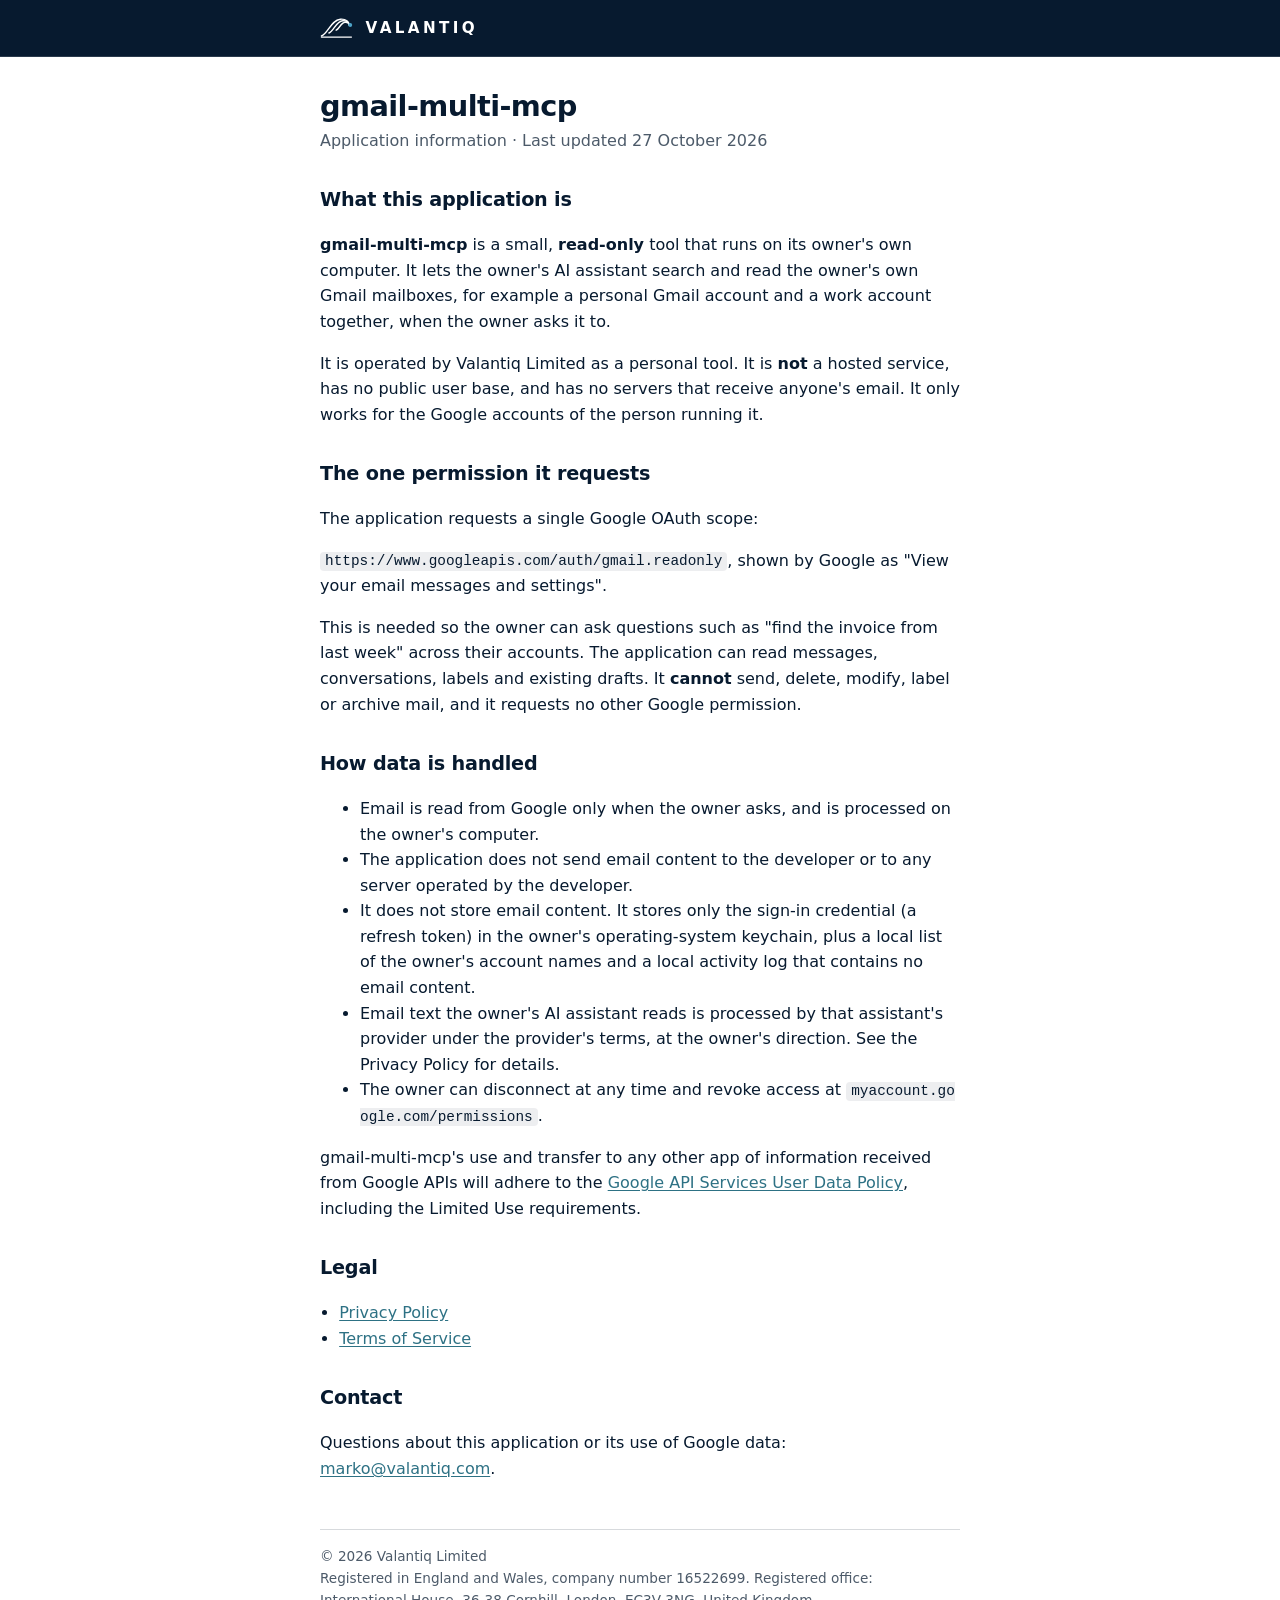
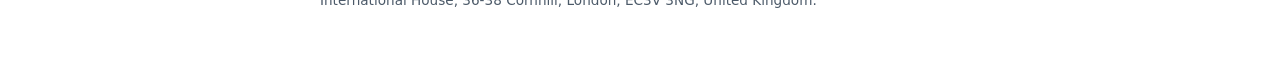
<file: gmail-multi-mcp/index.html>
<!doctype html>
<html lang="en">
<head>
<meta charset="utf-8">
<meta name="viewport" content="width=device-width, initial-scale=1">
<title>gmail-multi-mcp – Application information</title>
<meta name="description" content="Information about the gmail-multi-mcp Google OAuth application: what it does, the single read-only Gmail permission it requests, and how data is handled.">
<!-- Keep this page out of search results, caches and AI training/answer systems. -->
<meta name="robots" content="noindex, nofollow, noarchive, nosnippet, noimageindex, notranslate, noai, noimageai">
<meta name="googlebot" content="noindex, nofollow, noarchive, nosnippet">
<meta name="referrer" content="no-referrer">
<style>
  :root { color-scheme: light dark; --ink: #071a2f; --bg: #fff; --fg: #071a2f; --fg-2: rgba(7,26,47,.72); --hair: rgba(7,26,47,.16); --link: #2d7184; --signal: #4da3c7; --chip: rgba(7,26,47,.07); }
  @media (prefers-color-scheme: dark) { :root { --bg: #071a2f; --fg: #fff; --fg-2: rgba(255,255,255,.74); --hair: rgba(255,255,255,.2); --link: #4da3c7; --chip: rgba(255,255,255,.1); } }
  * { box-sizing: border-box; }
  body { margin: 0; background: var(--bg); color: var(--fg); font: 16px/1.6 Inter, system-ui, -apple-system, "Segoe UI", Roboto, sans-serif; }
  .brand { background: #071a2f; color: #fff; border-bottom: 1px solid rgba(255,255,255,.14); }
  .brand__in { max-width: 42rem; margin: 0 auto; padding: 1rem; display: flex; align-items: center; gap: .75rem; }
  .brand svg { width: 2.1rem; height: auto; flex: none; }
  .brand span { font-weight: 600; font-size: .95rem; letter-spacing: .22em; text-transform: uppercase; }
  main { max-width: 42rem; margin: 0 auto; padding: 2rem 1rem 4rem; }
  h1 { font-size: 1.8rem; line-height: 1.2; font-weight: 600; letter-spacing: -.02em; margin: 0 0 .25rem; }
  h2 { font-size: 1.2rem; font-weight: 600; letter-spacing: -.01em; margin: 2rem 0 .5rem; }
  .meta { color: var(--fg-2); margin: 0 0 1.5rem; }
  a { color: var(--link); text-underline-offset: .15em; }
  code { font: .9em ui-monospace, SFMono-Regular, Menlo, monospace; background: var(--chip); padding: .1em .35em; border-radius: 4px; word-break: break-all; }
  nav ul { padding-left: 1.2rem; }
  footer { margin-top: 3rem; padding-top: 1rem; border-top: 1px solid var(--hair); color: var(--fg-2); font-size: .85rem; }
</style>
</head>
<body>
<header class="brand"><div class="brand__in"><svg viewBox="1 2 46 30" fill="none" stroke="#fff" stroke-width="1.9" stroke-linecap="round" aria-hidden="true" focusable="false"><path d="M3 29.5H44"/><path d="M3 28C12 25 16 6 29 5C37 4.4 40.5 9 41 13"/><path d="M13.26 23.95C19.83 21.76 22.75 7.89 32.24 7.16C38.08 6.72 40.63 10.08 41 13"/><path d="M23.14 20.05C27.37 18.64 29.25 9.71 35.36 9.24C39.12 8.96 40.77 11.12 41 13"/><circle cx="42.4" cy="13" r="2.7" fill="#4da3c7" stroke="none"/></svg><span>Valantiq</span></div></header>
<main>
  <h1>gmail-multi-mcp</h1>
  <p class="meta">Application information · Last updated 27 October 2026</p>

  <h2>What this application is</h2>
  <p><strong>gmail-multi-mcp</strong> is a small, <strong>read-only</strong> tool that runs on its owner's own computer. It lets the owner's AI assistant search and read the owner's own Gmail mailboxes, for example a personal Gmail account and a work account together, when the owner asks it to.</p>
  <p>It is operated by Valantiq Limited as a personal tool. It is <strong>not</strong> a hosted service, has no public user base, and has no servers that receive anyone's email. It only works for the Google accounts of the person running it.</p>

  <h2>The one permission it requests</h2>
  <p>The application requests a single Google OAuth scope:</p>
  <p><code>https://www.googleapis.com/auth/gmail.readonly</code>, shown by Google as "View your email messages and settings".</p>
  <p>This is needed so the owner can ask questions such as "find the invoice from last week" across their accounts. The application can read messages, conversations, labels and existing drafts. It <strong>cannot</strong> send, delete, modify, label or archive mail, and it requests no other Google permission.</p>

  <h2>How data is handled</h2>
  <ul>
    <li>Email is read from Google only when the owner asks, and is processed on the owner's computer.</li>
    <li>The application does not send email content to the developer or to any server operated by the developer.</li>
    <li>It does not store email content. It stores only the sign-in credential (a refresh token) in the owner's operating-system keychain, plus a local list of the owner's account names and a local activity log that contains no email content.</li>
    <li>Email text the owner's AI assistant reads is processed by that assistant's provider under the provider's terms, at the owner's direction. See the Privacy Policy for details.</li>
    <li>The owner can disconnect at any time and revoke access at <code>myaccount.google.com/permissions</code>.</li>
  </ul>
  <p>gmail-multi-mcp's use and transfer to any other app of information received from Google APIs will adhere to the <a href="https://developers.google.com/terms/api-services-user-data-policy">Google API Services User Data Policy</a>, including the Limited Use requirements.</p>

  <h2>Legal</h2>
  <nav aria-label="Legal documents">
    <ul>
      <li><a href="/gmail-multi-mcp/privacy/">Privacy Policy</a></li>
      <li><a href="/gmail-multi-mcp/terms/">Terms of Service</a></li>
    </ul>
  </nav>

  <h2>Contact</h2>
  <p>Questions about this application or its use of Google data: <a href="mailto:marko@valantiq.com">marko@valantiq.com</a>.</p>

  <footer>© 2026 Valantiq Limited<br>Registered in England and Wales, company number 16522699. Registered office: International House, 36-38 Cornhill, London, EC3V 3NG, United Kingdom.</footer>
</main>
</body>
</html>
</file>
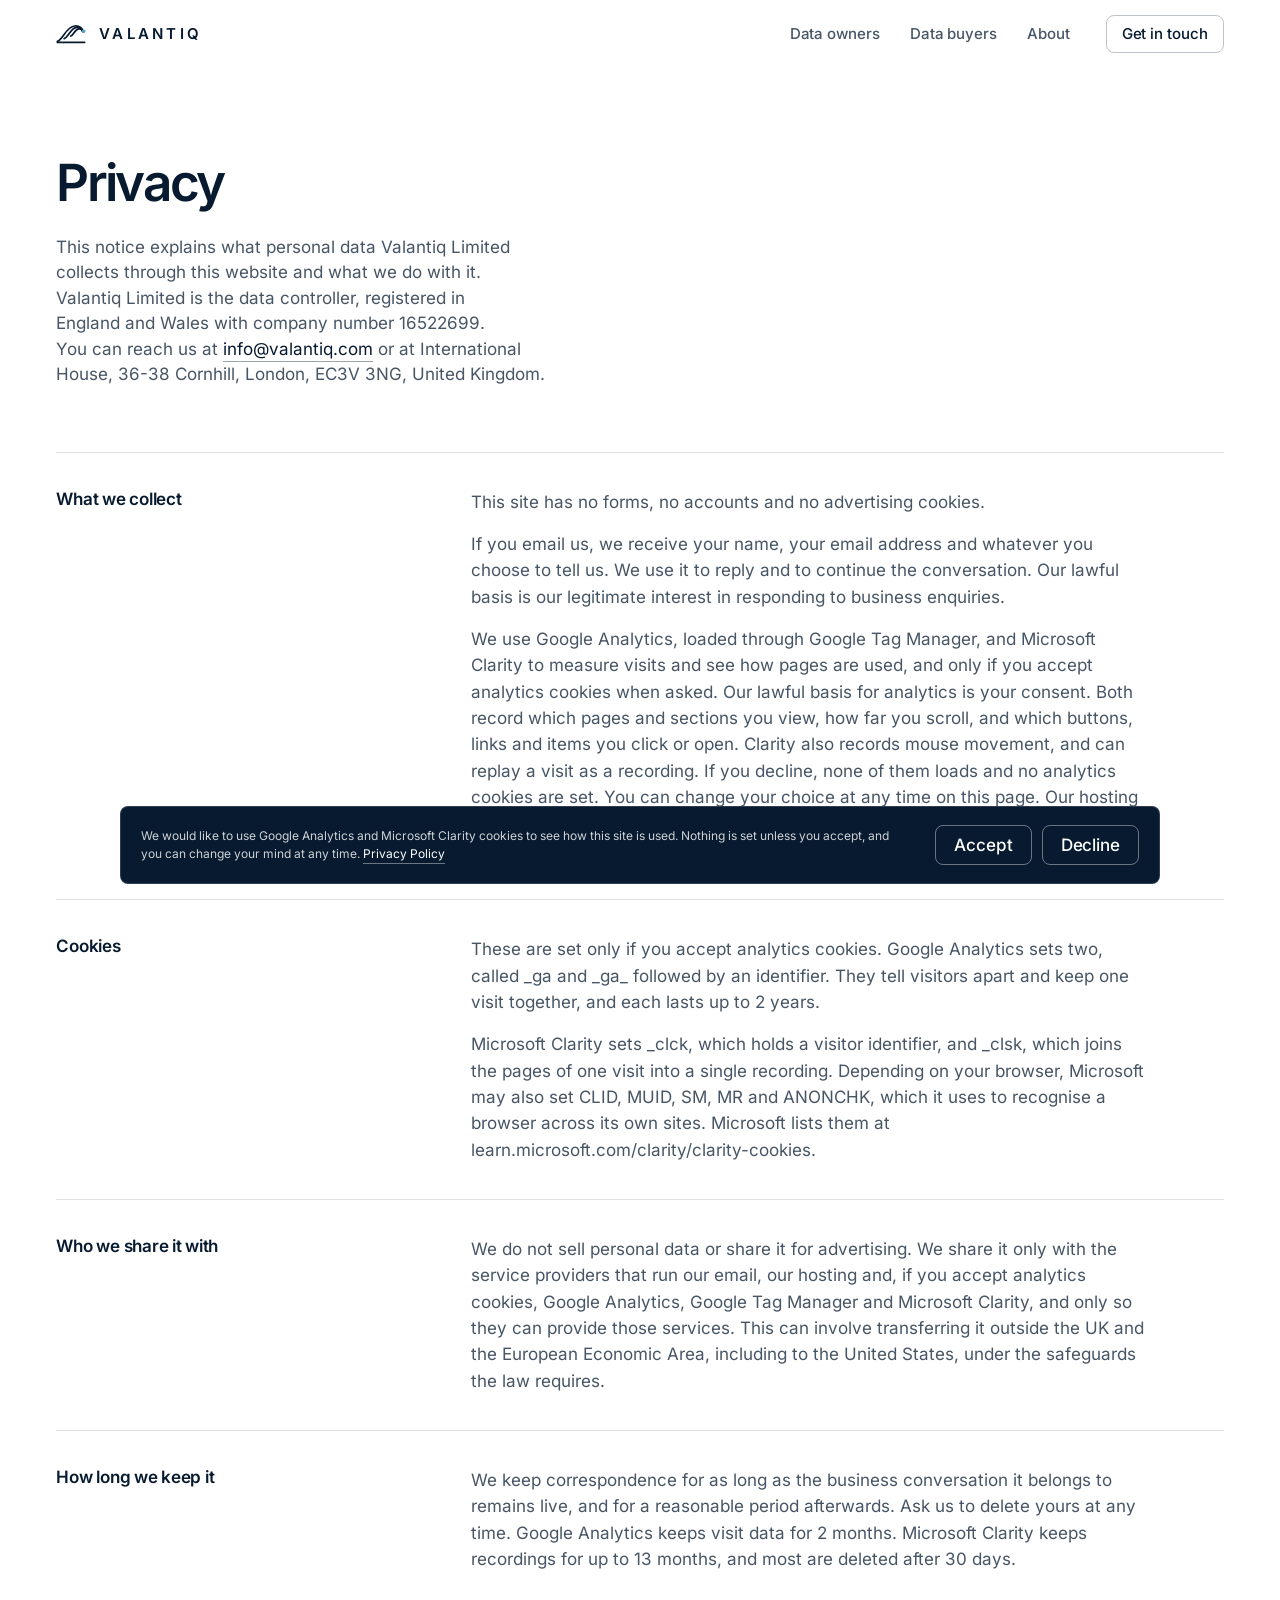
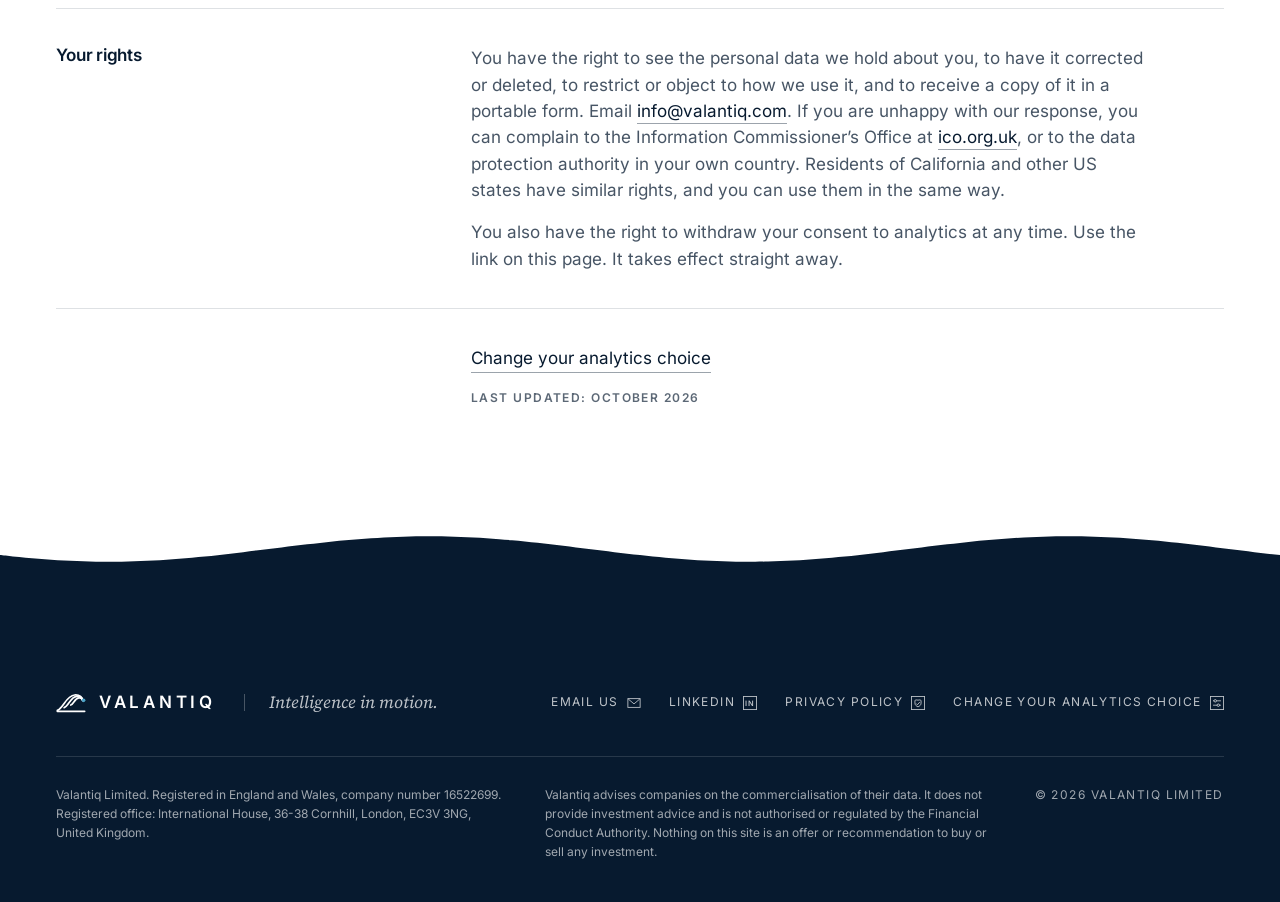
<file: privacy/index.html>
<!DOCTYPE html>
<html lang="en-GB">
<head>
    <meta charset="UTF-8">
    <meta name="viewport" content="width=device-width, initial-scale=1.0">
    <title>Privacy policy | Valantiq</title>
    <meta name="description" content="This notice explains what personal data Valantiq Limited collects through this website and what we do with it.">
    <link rel="canonical" href="https://valantiq.com/privacy/">
    <meta name="theme-color" content="#ffffff">

    <meta property="og:type" content="website">
    <meta property="og:site_name" content="Valantiq">
    <meta property="og:title" content="Privacy policy | Valantiq">
    <meta property="og:description" content="This notice explains what personal data Valantiq Limited collects through this website and what we do with it.">
    <meta property="og:url" content="https://valantiq.com/privacy/">
    <meta property="og:image" content="https://valantiq.com/assets/og.png">
    <meta property="og:image:width" content="1200">
    <meta property="og:image:height" content="630">
    <meta name="twitter:card" content="summary_large_image">
    <meta property="og:image:alt" content="Valantiq: Your marketing data can earn new revenue from hedge funds.">
    <script type="application/ld+json">{"@context": "https://schema.org", "@graph": [{"@type": "Organization", "@id": "https://valantiq.com/#organization", "name": "Valantiq", "url": "https://valantiq.com/", "legalName": "Valantiq Limited", "logo": "https://valantiq.com/android-chrome-512x512.png", "email": "info@valantiq.com", "description": "Valantiq helps data-rich companies license their data to hedge funds and asset managers, for recurring, high-margin revenue on top of your core business.", "sameAs": ["https://www.linkedin.com/company/valantiq/"], "address": {"@type": "PostalAddress", "streetAddress": "International House, 36-38 Cornhill", "addressLocality": "London", "postalCode": "EC3V 3NG", "addressCountry": "GB"}, "foundingDate": "2025"}, {"@type": "WebSite", "@id": "https://valantiq.com/#website", "url": "https://valantiq.com/", "name": "Valantiq", "inLanguage": "en-GB", "publisher": {"@id": "https://valantiq.com/#organization"}}, {"@type": "BreadcrumbList", "itemListElement": [{"@type": "ListItem", "position": 1, "name": "Valantiq", "item": "https://valantiq.com/"}, {"@type": "ListItem", "position": 2, "name": "Privacy Policy", "item": "https://valantiq.com/privacy/"}]}]}</script>

    <!-- Favicons (unchanged from the launch page, served from the site root) -->
    <link rel="icon" type="image/x-icon" href="/favicon.ico">
    <link rel="icon" type="image/png" sizes="16x16" href="/favicon-16x16.png">
    <link rel="icon" type="image/png" sizes="32x32" href="/favicon-32x32.png">
    <link rel="apple-touch-icon" sizes="180x180" href="/apple-touch-icon.png">
    <link rel="icon" type="image/png" sizes="192x192" href="/android-chrome-192x192.png">
    <link rel="icon" type="image/png" sizes="512x512" href="/android-chrome-512x512.png">
    <link rel="manifest" href="/site.webmanifest">

    <link rel="preload" href="/assets/fonts/inter-latin-wght-normal.woff2" as="font" type="font/woff2" crossorigin>
    <link rel="stylesheet" href="/assets/styles.css">
    <script src="/assets/site.js" defer></script>
    <script src="/assets/app.js" defer></script>
    <script src="/assets/track.js" defer></script>
</head>
<body>

    <a class="skip" href="#main">Skip to content</a>
    <header class="site-header" data-header>
        <div class="wrap site-header__inner">
            <a class="logo" href="/"><svg class="mark" viewBox="1 2 46 30" aria-hidden="true" focusable="false"><path class="mark__horizon" pathLength="1" d="M3 29.5 H44"/><path class="mark__wave" pathLength="1" d="M3.00 28.00 C12.00 25.00 16.00 6.00 29.00 5.00 C37.00 4.40 40.50 9.00 41.00 13.00"/><path class="mark__wave" pathLength="1" d="M13.26 23.95 C19.83 21.76 22.75 7.89 32.24 7.16 C38.08 6.72 40.63 10.08 41.00 13.00"/><path class="mark__wave" pathLength="1" d="M23.14 20.05 C27.37 18.64 29.25 9.71 35.36 9.24 C39.12 8.96 40.77 11.12 41.00 13.00"/><circle class="mark__node" cx="42.4" cy="13" r="2.7"/></svg><span>Valantiq</span></a>
            <nav class="nav" aria-label="Main">
                <div class="nav__links">
                    <a href="/">Data owners</a>
                    <a href="/for-investment-managers/">Data buyers</a>
                    <a href="/about/">About</a>
                </div>
                <a class="btn btn--small btn--ghost" href="mailto:info@valantiq.com">Get in touch</a>
            </nav>
            <div class="nav-toggle">
                <button type="button" class="nav-toggle__btn" popovertarget="nav-menu" aria-label="Menu">
                    <span class="nav-toggle__icon"></span>
                </button>
                <nav id="nav-menu" class="nav-toggle__panel night" popover="auto" aria-label="Main">
                    <a href="/">Data owners</a>
                    <a href="/for-investment-managers/">Data buyers</a>
                    <a href="/about/">About</a>
                    <a class="btn" href="mailto:info@valantiq.com">Get in touch<svg class="arrow" viewBox="0 0 16 16" aria-hidden="true" focusable="false"><path d="M2 8h11M9 4l4 4-4 4"/></svg></a>
                </nav>
            </div>
        </div>
    </header>

<main id="main">
    <div class="wrap doc">
        <header class="doc__head">
            <h1 class="display">Privacy</h1>
            <p class="lead"><span class="sen">This notice explains what personal data Valantiq Limited collects through this website and what we do with it.</span> <span class="sen">Valantiq Limited is the data controller, registered in England and Wales with company number 16522699.</span> <span class="sen">You can reach us at <a class="link" href="mailto:info@valantiq.com">info@valantiq.com</a> or at International House, 36-38 Cornhill, London, EC3V 3NG, United Kingdom.</span></p>
        </header>
            <section class="doc__row">
                <h2>What we collect</h2>
                <div class="doc__body"><p>This site has no forms, no accounts and no advertising cookies.</p><p>If you email us, we receive your name, your email address and whatever you choose to tell us. We use it to reply and to continue the conversation. Our lawful basis is our legitimate interest in responding to business enquiries.</p><p>We use Google Analytics, loaded through Google Tag Manager, and Microsoft Clarity to measure visits and see how pages are used, and only if you accept analytics cookies when asked. Our lawful basis for analytics is your consent. Both record which pages and sections you view, how far you scroll, and which buttons, links and items you click or open. Clarity also records mouse movement, and can replay a visit as a recording. If you decline, none of them loads and no analytics cookies are set. You can change your choice at any time on this page. Our hosting provider may record technical information such as IP addresses in its server logs for security purposes.</p></div>
            </section>
            <section class="doc__row">
                <h2>Cookies</h2>
                <div class="doc__body"><p>These are set only if you accept analytics cookies. Google Analytics sets two, called _ga and _ga_ followed by an identifier. They tell visitors apart and keep one visit together, and each lasts up to 2 years.</p><p>Microsoft Clarity sets _clck, which holds a visitor identifier, and _clsk, which joins the pages of one visit into a single recording. Depending on your browser, Microsoft may also set CLID, MUID, SM, MR and ANONCHK, which it uses to recognise a browser across its own sites. Microsoft lists them at learn.microsoft.com/clarity/clarity-cookies.</p></div>
            </section>
            <section class="doc__row">
                <h2>Who we share it with</h2>
                <div class="doc__body"><p>We do not sell personal data or share it for advertising. We share it only with the service providers that run our email, our hosting and, if you accept analytics cookies, Google Analytics, Google Tag Manager and Microsoft Clarity, and only so they can provide those services. This can involve transferring it outside the UK and the European Economic Area, including to the United States, under the safeguards the law requires.</p></div>
            </section>
            <section class="doc__row">
                <h2>How long we keep it</h2>
                <div class="doc__body"><p>We keep correspondence for as long as the business conversation it belongs to remains live, and for a reasonable period afterwards. Ask us to delete yours at any time. Google Analytics keeps visit data for 2 months. Microsoft Clarity keeps recordings for up to 13 months, and most are deleted after 30 days.</p></div>
            </section>
            <section class="doc__row">
                <h2>Your rights</h2>
                <div class="doc__body"><p>You have the right to see the personal data we hold about you, to have it corrected or deleted, to restrict or object to how we use it, and to receive a copy of it in a portable form. Email <a class="link" href="mailto:info@valantiq.com">info@valantiq.com</a>. If you are unhappy with our response, you can complain to the Information Commissioner’s Office at <a class="link" href="https://ico.org.uk/">ico.org.uk</a>, or to the data protection authority in your own country. Residents of California and other US states have similar rights, and you can use them in the same way.</p><p>You also have the right to withdraw your consent to analytics at any time. Use the link on this page. It takes effect straight away.</p></div>
            </section>
        <section class="doc__row">
            <span></span>
            <div class="doc__body">
                <p><button type="button" class="link link--button" data-analytics-choice hidden>Change your analytics choice</button></p>
                <p class="mono">Last updated: October 2026</p>
            </div>
        </section>
    </div>
</main>

    <div class="divider divider--ink" aria-hidden="true"><svg viewBox="0 0 2000 100" preserveAspectRatio="none" focusable="false"><path d="M0.0 60.5 C1.7 60.9 6.7 62.1 10.0 62.9 C13.3 63.6 16.7 64.3 20.0 65.0 C23.3 65.7 26.7 66.3 30.0 66.9 C33.3 67.5 36.7 68.0 40.0 68.5 C43.3 69.0 46.7 69.5 50.0 69.9 C53.3 70.3 56.7 70.6 60.0 70.9 C63.3 71.2 66.7 71.4 70.0 71.6 C73.3 71.8 76.7 71.9 80.0 72.0 C83.3 72.0 86.7 72.0 90.0 72.0 C93.3 71.9 96.7 71.8 100.0 71.6 C103.3 71.5 106.7 71.2 110.0 70.9 C113.3 70.7 116.7 70.3 120.0 69.9 C123.3 69.5 126.7 69.1 130.0 68.6 C133.3 68.1 136.7 67.6 140.0 67.0 C143.3 66.4 146.7 65.8 150.0 65.1 C153.3 64.4 156.7 63.7 160.0 63.0 C163.3 62.2 166.7 61.5 170.0 60.6 C173.3 59.8 176.7 59.0 180.0 58.2 C183.3 57.3 186.7 56.4 190.0 55.5 C193.3 54.6 196.7 53.7 200.0 52.8 C203.3 51.9 206.7 51.0 210.0 50.1 C213.3 49.1 216.7 48.2 220.0 47.3 C223.3 46.4 226.7 45.5 230.0 44.6 C233.3 43.7 236.7 42.8 240.0 42.0 C243.3 41.1 246.7 40.3 250.0 39.5 C253.3 38.6 256.7 37.9 260.0 37.1 C263.3 36.4 266.7 35.7 270.0 35.0 C273.3 34.3 276.7 33.7 280.0 33.1 C283.3 32.5 286.7 32.0 290.0 31.5 C293.3 31.0 296.7 30.5 300.0 30.1 C303.3 29.7 306.7 29.4 310.0 29.1 C313.3 28.8 316.7 28.6 320.0 28.4 C323.3 28.2 326.7 28.1 330.0 28.0 C333.3 28.0 336.7 28.0 340.0 28.0 C343.3 28.1 346.7 28.2 350.0 28.4 C353.3 28.5 356.7 28.8 360.0 29.1 C363.3 29.3 366.7 29.7 370.0 30.1 C373.3 30.5 376.7 30.9 380.0 31.4 C383.3 31.9 386.7 32.4 390.0 33.0 C393.3 33.6 396.7 34.2 400.0 34.9 C403.3 35.6 406.7 36.3 410.0 37.0 C413.3 37.8 416.7 38.5 420.0 39.4 C423.3 40.2 426.7 41.0 430.0 41.8 C433.3 42.7 436.7 43.6 440.0 44.5 C443.3 45.4 446.7 46.3 450.0 47.2 C453.3 48.1 456.7 49.0 460.0 49.9 C463.3 50.9 466.7 51.8 470.0 52.7 C473.3 53.6 476.7 54.5 480.0 55.4 C483.3 56.3 486.7 57.2 490.0 58.0 C493.3 58.9 496.7 59.7 500.0 60.5 C503.3 61.4 506.7 62.1 510.0 62.9 C513.3 63.6 516.7 64.3 520.0 65.0 C523.3 65.7 526.7 66.3 530.0 66.9 C533.3 67.5 536.7 68.0 540.0 68.5 C543.3 69.0 546.7 69.5 550.0 69.9 C553.3 70.3 556.7 70.6 560.0 70.9 C563.3 71.2 566.7 71.4 570.0 71.6 C573.3 71.8 576.7 71.9 580.0 72.0 C583.3 72.0 586.7 72.0 590.0 72.0 C593.3 71.9 596.7 71.8 600.0 71.6 C603.3 71.5 606.7 71.2 610.0 70.9 C613.3 70.7 616.7 70.3 620.0 69.9 C623.3 69.5 626.7 69.1 630.0 68.6 C633.3 68.1 636.7 67.6 640.0 67.0 C643.3 66.4 646.7 65.8 650.0 65.1 C653.3 64.4 656.7 63.7 660.0 63.0 C663.3 62.2 666.7 61.5 670.0 60.6 C673.3 59.8 676.7 59.0 680.0 58.2 C683.3 57.3 686.7 56.4 690.0 55.5 C693.3 54.6 696.7 53.7 700.0 52.8 C703.3 51.9 706.7 51.0 710.0 50.1 C713.3 49.1 716.7 48.2 720.0 47.3 C723.3 46.4 726.7 45.5 730.0 44.6 C733.3 43.7 736.7 42.8 740.0 42.0 C743.3 41.1 746.7 40.3 750.0 39.5 C753.3 38.6 756.7 37.9 760.0 37.1 C763.3 36.4 766.7 35.7 770.0 35.0 C773.3 34.3 776.7 33.7 780.0 33.1 C783.3 32.5 786.7 32.0 790.0 31.5 C793.3 31.0 796.7 30.5 800.0 30.1 C803.3 29.7 806.7 29.4 810.0 29.1 C813.3 28.8 816.7 28.6 820.0 28.4 C823.3 28.2 826.7 28.1 830.0 28.0 C833.3 28.0 836.7 28.0 840.0 28.0 C843.3 28.1 846.7 28.2 850.0 28.4 C853.3 28.5 856.7 28.8 860.0 29.1 C863.3 29.3 866.7 29.7 870.0 30.1 C873.3 30.5 876.7 30.9 880.0 31.4 C883.3 31.9 886.7 32.4 890.0 33.0 C893.3 33.6 896.7 34.2 900.0 34.9 C903.3 35.6 906.7 36.3 910.0 37.0 C913.3 37.8 916.7 38.5 920.0 39.4 C923.3 40.2 926.7 41.0 930.0 41.8 C933.3 42.7 936.7 43.6 940.0 44.5 C943.3 45.4 946.7 46.3 950.0 47.2 C953.3 48.1 956.7 49.0 960.0 49.9 C963.3 50.9 966.7 51.8 970.0 52.7 C973.3 53.6 976.7 54.5 980.0 55.4 C983.3 56.3 986.7 57.2 990.0 58.0 C993.3 58.9 996.7 59.7 1000.0 60.5 C1003.3 61.4 1006.7 62.1 1010.0 62.9 C1013.3 63.6 1016.7 64.3 1020.0 65.0 C1023.3 65.7 1026.7 66.3 1030.0 66.9 C1033.3 67.5 1036.7 68.0 1040.0 68.5 C1043.3 69.0 1046.7 69.5 1050.0 69.9 C1053.3 70.3 1056.7 70.6 1060.0 70.9 C1063.3 71.2 1066.7 71.4 1070.0 71.6 C1073.3 71.8 1076.7 71.9 1080.0 72.0 C1083.3 72.0 1086.7 72.0 1090.0 72.0 C1093.3 71.9 1096.7 71.8 1100.0 71.6 C1103.3 71.5 1106.7 71.2 1110.0 70.9 C1113.3 70.7 1116.7 70.3 1120.0 69.9 C1123.3 69.5 1126.7 69.1 1130.0 68.6 C1133.3 68.1 1136.7 67.6 1140.0 67.0 C1143.3 66.4 1146.7 65.8 1150.0 65.1 C1153.3 64.4 1156.7 63.7 1160.0 63.0 C1163.3 62.2 1166.7 61.5 1170.0 60.6 C1173.3 59.8 1176.7 59.0 1180.0 58.2 C1183.3 57.3 1186.7 56.4 1190.0 55.5 C1193.3 54.6 1196.7 53.7 1200.0 52.8 C1203.3 51.9 1206.7 51.0 1210.0 50.1 C1213.3 49.1 1216.7 48.2 1220.0 47.3 C1223.3 46.4 1226.7 45.5 1230.0 44.6 C1233.3 43.7 1236.7 42.8 1240.0 42.0 C1243.3 41.1 1246.7 40.3 1250.0 39.5 C1253.3 38.6 1256.7 37.9 1260.0 37.1 C1263.3 36.4 1266.7 35.7 1270.0 35.0 C1273.3 34.3 1276.7 33.7 1280.0 33.1 C1283.3 32.5 1286.7 32.0 1290.0 31.5 C1293.3 31.0 1296.7 30.5 1300.0 30.1 C1303.3 29.7 1306.7 29.4 1310.0 29.1 C1313.3 28.8 1316.7 28.6 1320.0 28.4 C1323.3 28.2 1326.7 28.1 1330.0 28.0 C1333.3 28.0 1336.7 28.0 1340.0 28.0 C1343.3 28.1 1346.7 28.2 1350.0 28.4 C1353.3 28.5 1356.7 28.8 1360.0 29.1 C1363.3 29.3 1366.7 29.7 1370.0 30.1 C1373.3 30.5 1376.7 30.9 1380.0 31.4 C1383.3 31.9 1386.7 32.4 1390.0 33.0 C1393.3 33.6 1396.7 34.2 1400.0 34.9 C1403.3 35.6 1406.7 36.3 1410.0 37.0 C1413.3 37.8 1416.7 38.5 1420.0 39.4 C1423.3 40.2 1426.7 41.0 1430.0 41.8 C1433.3 42.7 1436.7 43.6 1440.0 44.5 C1443.3 45.4 1446.7 46.3 1450.0 47.2 C1453.3 48.1 1456.7 49.0 1460.0 49.9 C1463.3 50.9 1466.7 51.8 1470.0 52.7 C1473.3 53.6 1476.7 54.5 1480.0 55.4 C1483.3 56.3 1486.7 57.2 1490.0 58.0 C1493.3 58.9 1496.7 59.7 1500.0 60.5 C1503.3 61.4 1506.7 62.1 1510.0 62.9 C1513.3 63.6 1516.7 64.3 1520.0 65.0 C1523.3 65.7 1526.7 66.3 1530.0 66.9 C1533.3 67.5 1536.7 68.0 1540.0 68.5 C1543.3 69.0 1546.7 69.5 1550.0 69.9 C1553.3 70.3 1556.7 70.6 1560.0 70.9 C1563.3 71.2 1566.7 71.4 1570.0 71.6 C1573.3 71.8 1576.7 71.9 1580.0 72.0 C1583.3 72.0 1586.7 72.0 1590.0 72.0 C1593.3 71.9 1596.7 71.8 1600.0 71.6 C1603.3 71.5 1606.7 71.2 1610.0 70.9 C1613.3 70.7 1616.7 70.3 1620.0 69.9 C1623.3 69.5 1626.7 69.1 1630.0 68.6 C1633.3 68.1 1636.7 67.6 1640.0 67.0 C1643.3 66.4 1646.7 65.8 1650.0 65.1 C1653.3 64.4 1656.7 63.7 1660.0 63.0 C1663.3 62.2 1666.7 61.5 1670.0 60.6 C1673.3 59.8 1676.7 59.0 1680.0 58.2 C1683.3 57.3 1686.7 56.4 1690.0 55.5 C1693.3 54.6 1696.7 53.7 1700.0 52.8 C1703.3 51.9 1706.7 51.0 1710.0 50.1 C1713.3 49.1 1716.7 48.2 1720.0 47.3 C1723.3 46.4 1726.7 45.5 1730.0 44.6 C1733.3 43.7 1736.7 42.8 1740.0 42.0 C1743.3 41.1 1746.7 40.3 1750.0 39.5 C1753.3 38.6 1756.7 37.9 1760.0 37.1 C1763.3 36.4 1766.7 35.7 1770.0 35.0 C1773.3 34.3 1776.7 33.7 1780.0 33.1 C1783.3 32.5 1786.7 32.0 1790.0 31.5 C1793.3 31.0 1796.7 30.5 1800.0 30.1 C1803.3 29.7 1806.7 29.4 1810.0 29.1 C1813.3 28.8 1816.7 28.6 1820.0 28.4 C1823.3 28.2 1826.7 28.1 1830.0 28.0 C1833.3 28.0 1836.7 28.0 1840.0 28.0 C1843.3 28.1 1846.7 28.2 1850.0 28.4 C1853.3 28.5 1856.7 28.8 1860.0 29.1 C1863.3 29.3 1866.7 29.7 1870.0 30.1 C1873.3 30.5 1876.7 30.9 1880.0 31.4 C1883.3 31.9 1886.7 32.4 1890.0 33.0 C1893.3 33.6 1896.7 34.2 1900.0 34.9 C1903.3 35.6 1906.7 36.3 1910.0 37.0 C1913.3 37.8 1916.7 38.5 1920.0 39.4 C1923.3 40.2 1926.7 41.0 1930.0 41.8 C1933.3 42.7 1936.7 43.6 1940.0 44.5 C1943.3 45.4 1946.7 46.3 1950.0 47.2 C1953.3 48.1 1956.7 49.0 1960.0 49.9 C1963.3 50.9 1966.7 51.8 1970.0 52.7 C1973.3 53.6 1976.7 54.5 1980.0 55.4 C1983.3 56.3 1986.7 57.2 1990.0 58.0 C1993.3 58.9 1998.3 60.1 2000.0 60.5 L2000 100 L0 100 Z"/></svg></div><footer class="site-footer night" data-ground="night">
        <div class="wrap">
            <div class="site-footer__top">
                <div class="site-footer__brand">
                    <a class="logo" href="/"><svg class="mark" viewBox="1 2 46 30" aria-hidden="true" focusable="false"><path class="mark__horizon" pathLength="1" d="M3 29.5 H44"/><path class="mark__wave" pathLength="1" d="M3.00 28.00 C12.00 25.00 16.00 6.00 29.00 5.00 C37.00 4.40 40.50 9.00 41.00 13.00"/><path class="mark__wave" pathLength="1" d="M13.26 23.95 C19.83 21.76 22.75 7.89 32.24 7.16 C38.08 6.72 40.63 10.08 41.00 13.00"/><path class="mark__wave" pathLength="1" d="M23.14 20.05 C27.37 18.64 29.25 9.71 35.36 9.24 C39.12 8.96 40.77 11.12 41.00 13.00"/><circle class="mark__node" cx="42.4" cy="13" r="2.7"/></svg><span>Valantiq</span></a>
                    <p class="site-footer__sign">Intelligence in motion.</p>
                </div>
                <nav class="site-footer__links" aria-label="Footer">
                    <a href="mailto:info@valantiq.com"><span>Email us</span><svg class="site-footer__icon" viewBox="0 0 16 16" aria-hidden="true" focusable="false"><rect x="1" y="3" width="14" height="10"/><path d="M1.5 3.5 L8 9 L14.5 3.5"/></svg><span class="visually-hidden">info@valantiq.com</span></a><a href="https://www.linkedin.com/company/valantiq/" rel="noopener"><span>LinkedIn</span><svg class="site-footer__icon" viewBox="0 0 16 16" aria-hidden="true" focusable="false"><rect x="0.5" y="0.5" width="15" height="15"/><text x="8" y="11.3" text-anchor="middle">in</text></svg></a><a href="/privacy/"><span>Privacy Policy</span><svg class="site-footer__icon" viewBox="0 0 16 16" aria-hidden="true" focusable="false"><rect x="0.5" y="0.5" width="15" height="15"/><path d="M4.5 5.4 C4.5 4.5 6.1 4.2 8 4.8 C9.9 4.2 11.5 4.5 11.5 5.4 L11.5 8.1 C11.5 10.3 9.9 11.6 8 12.4 C6.1 11.6 4.5 10.3 4.5 8.1 Z"/><path d="M5.9 8.6 L7.3 10 L10.1 6.9"/></svg></a><button type="button" data-analytics-choice hidden><span>Change your analytics choice</span><svg class="site-footer__icon" viewBox="0 0 16 16" aria-hidden="true" focusable="false"><rect x="0.5" y="0.5" width="15" height="15"/><path d="M3.5 5.5h1.1M7.4 5.5h5.1M3.5 10.5h4.6M10.9 10.5h1.6"/><circle cx="6" cy="5.5" r="1.4"/><circle cx="9.5" cy="10.5" r="1.4"/></svg></button>
                </nav>
            </div>
            <div class="site-footer__fine">
                <p>Valantiq Limited. Registered in England and Wales, company number 16522699. Registered office: International House, 36-38 Cornhill, London, <span class="nowrap">EC3V 3NG</span>, United Kingdom.</p>
                <p>Valantiq advises companies on the commercialisation of their data. It does not provide investment advice and is not authorised or regulated by the Financial Conduct Authority. Nothing on this site is an offer or recommendation to buy or sell any investment.</p>
                <p class="site-footer__legal">© 2026 Valantiq Limited</p>
            </div>
        </div>
    </footer>
<div class="totop"><div class="wrap"><button type="button" class="totop__btn" aria-label="Back to top"><i class="sc__pl" aria-hidden="true"></i></button></div></div>
</body>
</html>
</file>
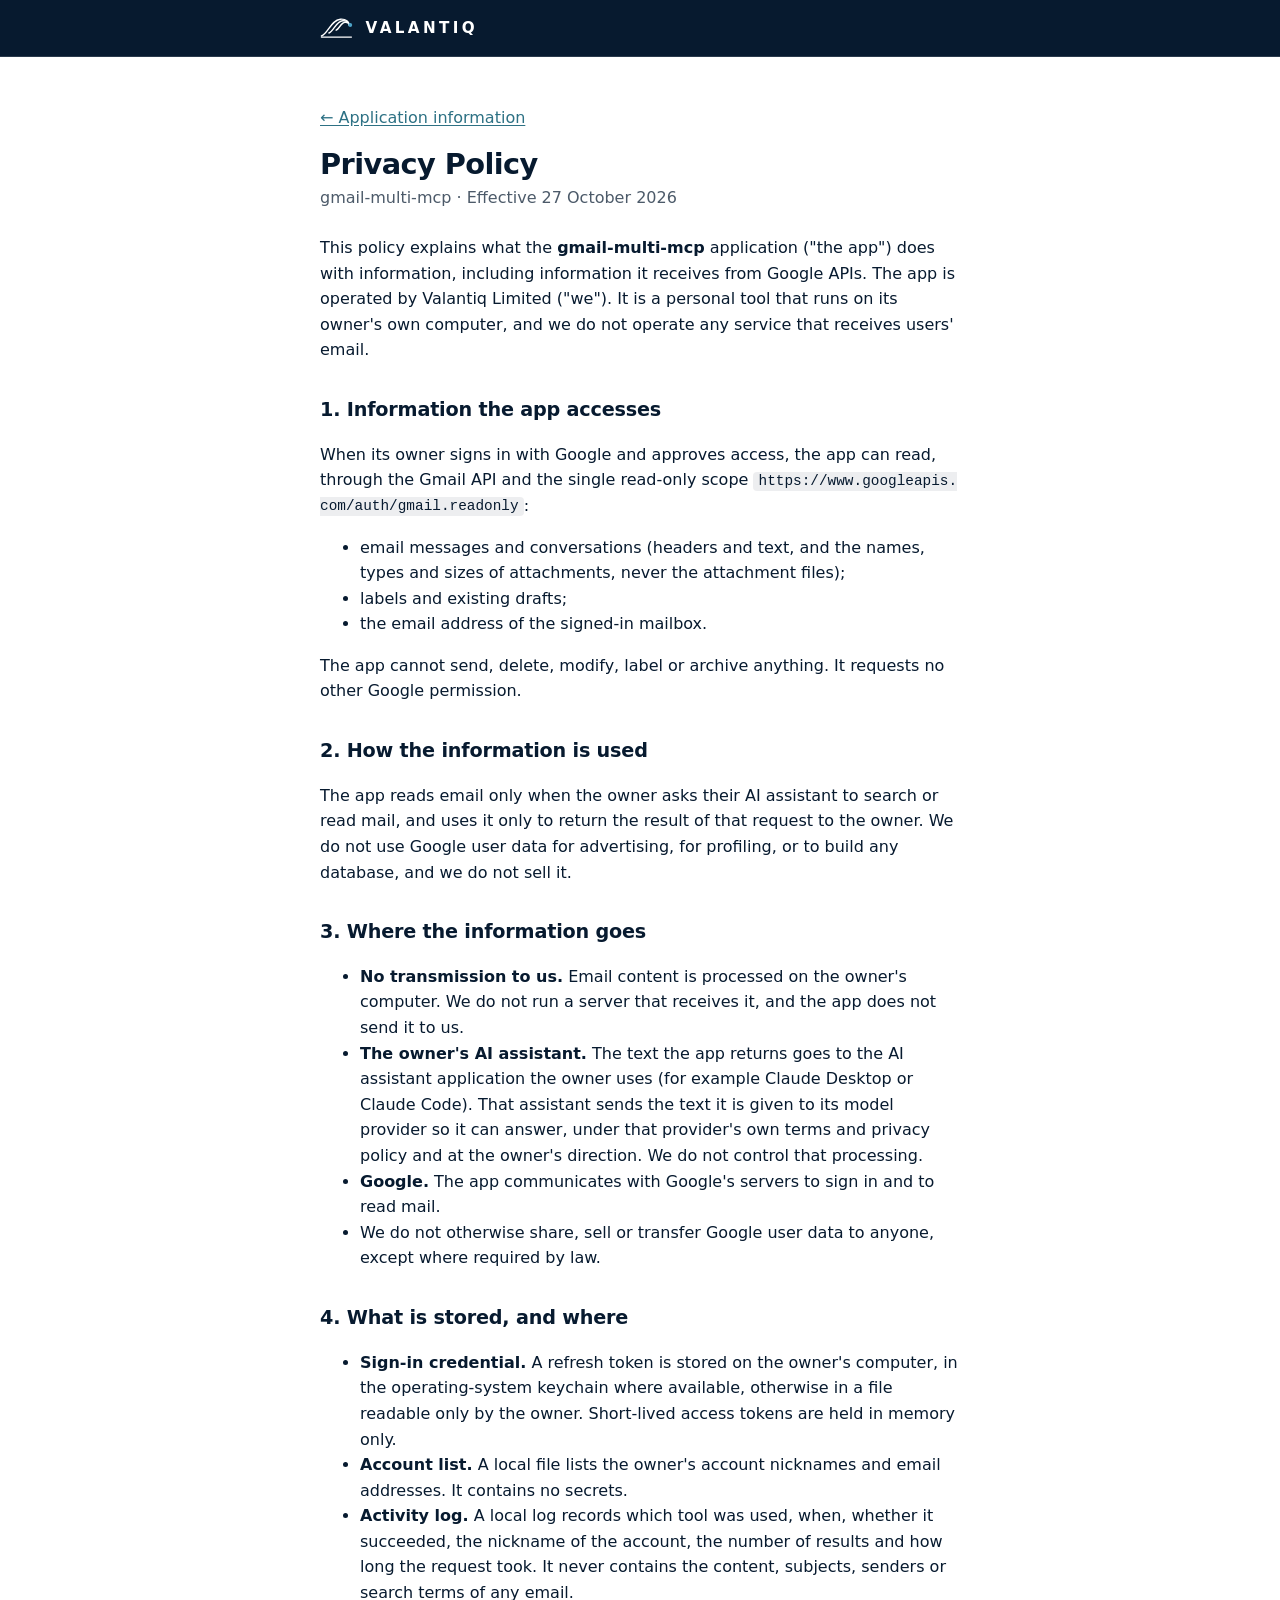
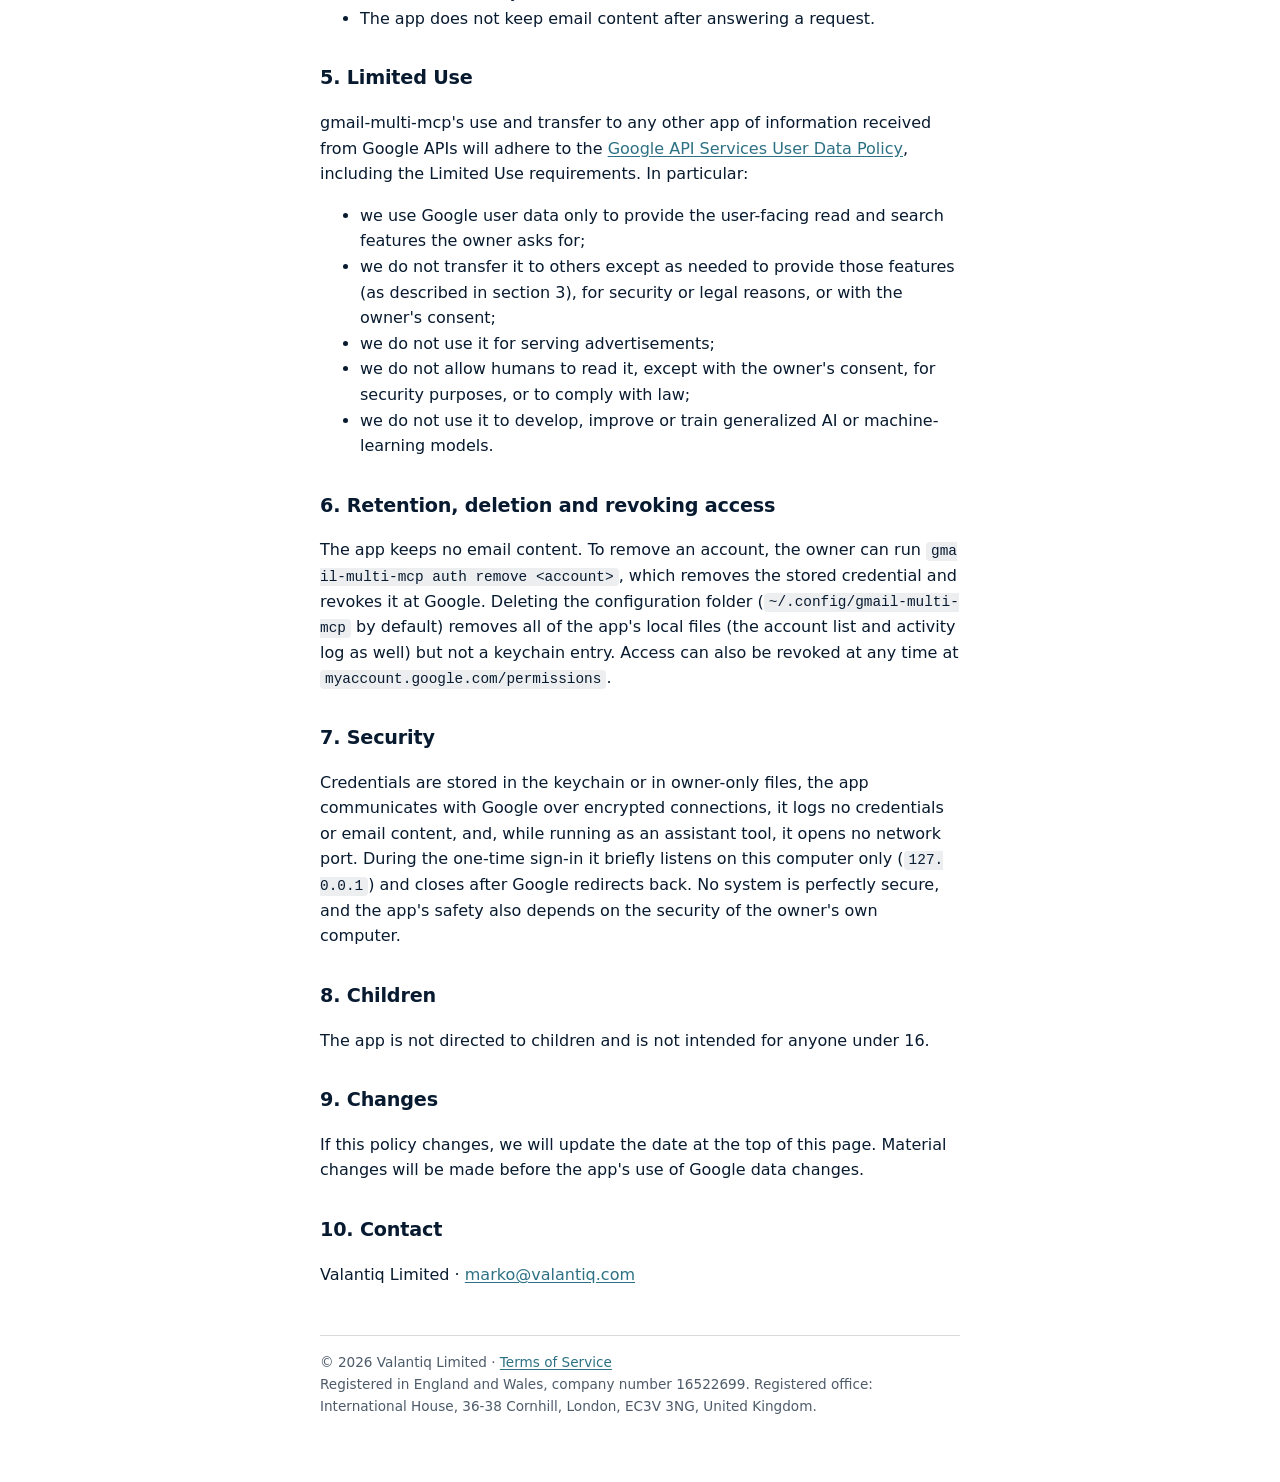
<file: gmail-multi-mcp/privacy/index.html>
<!doctype html>
<html lang="en">
<head>
<meta charset="utf-8">
<meta name="viewport" content="width=device-width, initial-scale=1">
<title>gmail-multi-mcp – Privacy Policy</title>
<meta name="description" content="Privacy Policy for the gmail-multi-mcp Google OAuth application.">
<!-- Keep this page out of search results, caches and AI training/answer systems. -->
<meta name="robots" content="noindex, nofollow, noarchive, nosnippet, noimageindex, notranslate, noai, noimageai">
<meta name="googlebot" content="noindex, nofollow, noarchive, nosnippet">
<meta name="referrer" content="no-referrer">
<style>
  :root { color-scheme: light dark; --ink: #071a2f; --bg: #fff; --fg: #071a2f; --fg-2: rgba(7,26,47,.72); --hair: rgba(7,26,47,.16); --link: #2d7184; --signal: #4da3c7; --chip: rgba(7,26,47,.07); }
  @media (prefers-color-scheme: dark) { :root { --bg: #071a2f; --fg: #fff; --fg-2: rgba(255,255,255,.74); --hair: rgba(255,255,255,.2); --link: #4da3c7; --chip: rgba(255,255,255,.1); } }
  * { box-sizing: border-box; }
  body { margin: 0; background: var(--bg); color: var(--fg); font: 16px/1.6 Inter, system-ui, -apple-system, "Segoe UI", Roboto, sans-serif; }
  .brand { background: #071a2f; color: #fff; border-bottom: 1px solid rgba(255,255,255,.14); }
  .brand__in { max-width: 42rem; margin: 0 auto; padding: 1rem; display: flex; align-items: center; gap: .75rem; }
  .brand svg { width: 2.1rem; height: auto; flex: none; }
  .brand span { font-weight: 600; font-size: .95rem; letter-spacing: .22em; text-transform: uppercase; }
  main { max-width: 42rem; margin: 0 auto; padding: 2rem 1rem 4rem; }
  h1 { font-size: 1.8rem; line-height: 1.2; font-weight: 600; letter-spacing: -.02em; margin: 0 0 .25rem; }
  h2 { font-size: 1.2rem; font-weight: 600; letter-spacing: -.01em; margin: 2rem 0 .5rem; }
  .meta { color: var(--fg-2); margin: 0 0 1.5rem; }
  a { color: var(--link); text-underline-offset: .15em; }
  code { font: .9em ui-monospace, SFMono-Regular, Menlo, monospace; background: var(--chip); padding: .1em .35em; border-radius: 4px; word-break: break-all; }
  nav ul { padding-left: 1.2rem; }
  footer { margin-top: 3rem; padding-top: 1rem; border-top: 1px solid var(--hair); color: var(--fg-2); font-size: .85rem; }
</style>
</head>
<body>
<header class="brand"><div class="brand__in"><svg viewBox="1 2 46 30" fill="none" stroke="#fff" stroke-width="1.9" stroke-linecap="round" aria-hidden="true" focusable="false"><path d="M3 29.5H44"/><path d="M3 28C12 25 16 6 29 5C37 4.4 40.5 9 41 13"/><path d="M13.26 23.95C19.83 21.76 22.75 7.89 32.24 7.16C38.08 6.72 40.63 10.08 41 13"/><path d="M23.14 20.05C27.37 18.64 29.25 9.71 35.36 9.24C39.12 8.96 40.77 11.12 41 13"/><circle cx="42.4" cy="13" r="2.7" fill="#4da3c7" stroke="none"/></svg><span>Valantiq</span></div></header>
<main>
  <p><a href="/gmail-multi-mcp/">← Application information</a></p>
  <h1>Privacy Policy</h1>
  <p class="meta">gmail-multi-mcp · Effective 27 October 2026</p>

  <p>This policy explains what the <strong>gmail-multi-mcp</strong> application ("the app") does with information, including information it receives from Google APIs. The app is operated by Valantiq Limited ("we"). It is a personal tool that runs on its owner's own computer, and we do not operate any service that receives users' email.</p>

  <h2>1. Information the app accesses</h2>
  <p>When its owner signs in with Google and approves access, the app can read, through the Gmail API and the single read-only scope <code>https://www.googleapis.com/auth/gmail.readonly</code>:</p>
  <ul>
    <li>email messages and conversations (headers and text, and the names, types and sizes of attachments, never the attachment files);</li>
    <li>labels and existing drafts;</li>
    <li>the email address of the signed-in mailbox.</li>
  </ul>
  <p>The app cannot send, delete, modify, label or archive anything. It requests no other Google permission.</p>

  <h2>2. How the information is used</h2>
  <p>The app reads email only when the owner asks their AI assistant to search or read mail, and uses it only to return the result of that request to the owner. We do not use Google user data for advertising, for profiling, or to build any database, and we do not sell it.</p>

  <h2>3. Where the information goes</h2>
  <ul>
    <li><strong>No transmission to us.</strong> Email content is processed on the owner's computer. We do not run a server that receives it, and the app does not send it to us.</li>
    <li><strong>The owner's AI assistant.</strong> The text the app returns goes to the AI assistant application the owner uses (for example Claude Desktop or Claude Code). That assistant sends the text it is given to its model provider so it can answer, under that provider's own terms and privacy policy and at the owner's direction. We do not control that processing.</li>
    <li><strong>Google.</strong> The app communicates with Google's servers to sign in and to read mail.</li>
    <li>We do not otherwise share, sell or transfer Google user data to anyone, except where required by law.</li>
  </ul>

  <h2>4. What is stored, and where</h2>
  <ul>
    <li><strong>Sign-in credential.</strong> A refresh token is stored on the owner's computer, in the operating-system keychain where available, otherwise in a file readable only by the owner. Short-lived access tokens are held in memory only.</li>
    <li><strong>Account list.</strong> A local file lists the owner's account nicknames and email addresses. It contains no secrets.</li>
    <li><strong>Activity log.</strong> A local log records which tool was used, when, whether it succeeded, the nickname of the account, the number of results and how long the request took. It never contains the content, subjects, senders or search terms of any email.</li>
    <li>The app does not keep email content after answering a request.</li>
  </ul>

  <h2>5. Limited Use</h2>
  <p>gmail-multi-mcp's use and transfer to any other app of information received from Google APIs will adhere to the <a href="https://developers.google.com/terms/api-services-user-data-policy">Google API Services User Data Policy</a>, including the Limited Use requirements. In particular:</p>
  <ul>
    <li>we use Google user data only to provide the user-facing read and search features the owner asks for;</li>
    <li>we do not transfer it to others except as needed to provide those features (as described in section 3), for security or legal reasons, or with the owner's consent;</li>
    <li>we do not use it for serving advertisements;</li>
    <li>we do not allow humans to read it, except with the owner's consent, for security purposes, or to comply with law;</li>
    <li>we do not use it to develop, improve or train generalized AI or machine-learning models.</li>
  </ul>

  <h2>6. Retention, deletion and revoking access</h2>
  <p>The app keeps no email content. To remove an account, the owner can run <code>gmail-multi-mcp auth remove &lt;account&gt;</code>, which removes the stored credential and revokes it at Google. Deleting the configuration folder (<code>~/.config/gmail-multi-mcp</code> by default) removes all of the app's local files (the account list and activity log as well) but not a keychain entry. Access can also be revoked at any time at <code>myaccount.google.com/permissions</code>.</p>

  <h2>7. Security</h2>
  <p>Credentials are stored in the keychain or in owner-only files, the app communicates with Google over encrypted connections, it logs no credentials or email content, and, while running as an assistant tool, it opens no network port. During the one-time sign-in it briefly listens on this computer only (<code>127.0.0.1</code>) and closes after Google redirects back. No system is perfectly secure, and the app's safety also depends on the security of the owner's own computer.</p>

  <h2>8. Children</h2>
  <p>The app is not directed to children and is not intended for anyone under 16.</p>

  <h2>9. Changes</h2>
  <p>If this policy changes, we will update the date at the top of this page. Material changes will be made before the app's use of Google data changes.</p>

  <h2>10. Contact</h2>
  <p>Valantiq Limited · <a href="mailto:marko@valantiq.com">marko@valantiq.com</a></p>

  <footer>© 2026 Valantiq Limited · <a href="/gmail-multi-mcp/terms/">Terms of Service</a><br>Registered in England and Wales, company number 16522699. Registered office: International House, 36-38 Cornhill, London, EC3V 3NG, United Kingdom.</footer>
</main>
</body>
</html>
</file>
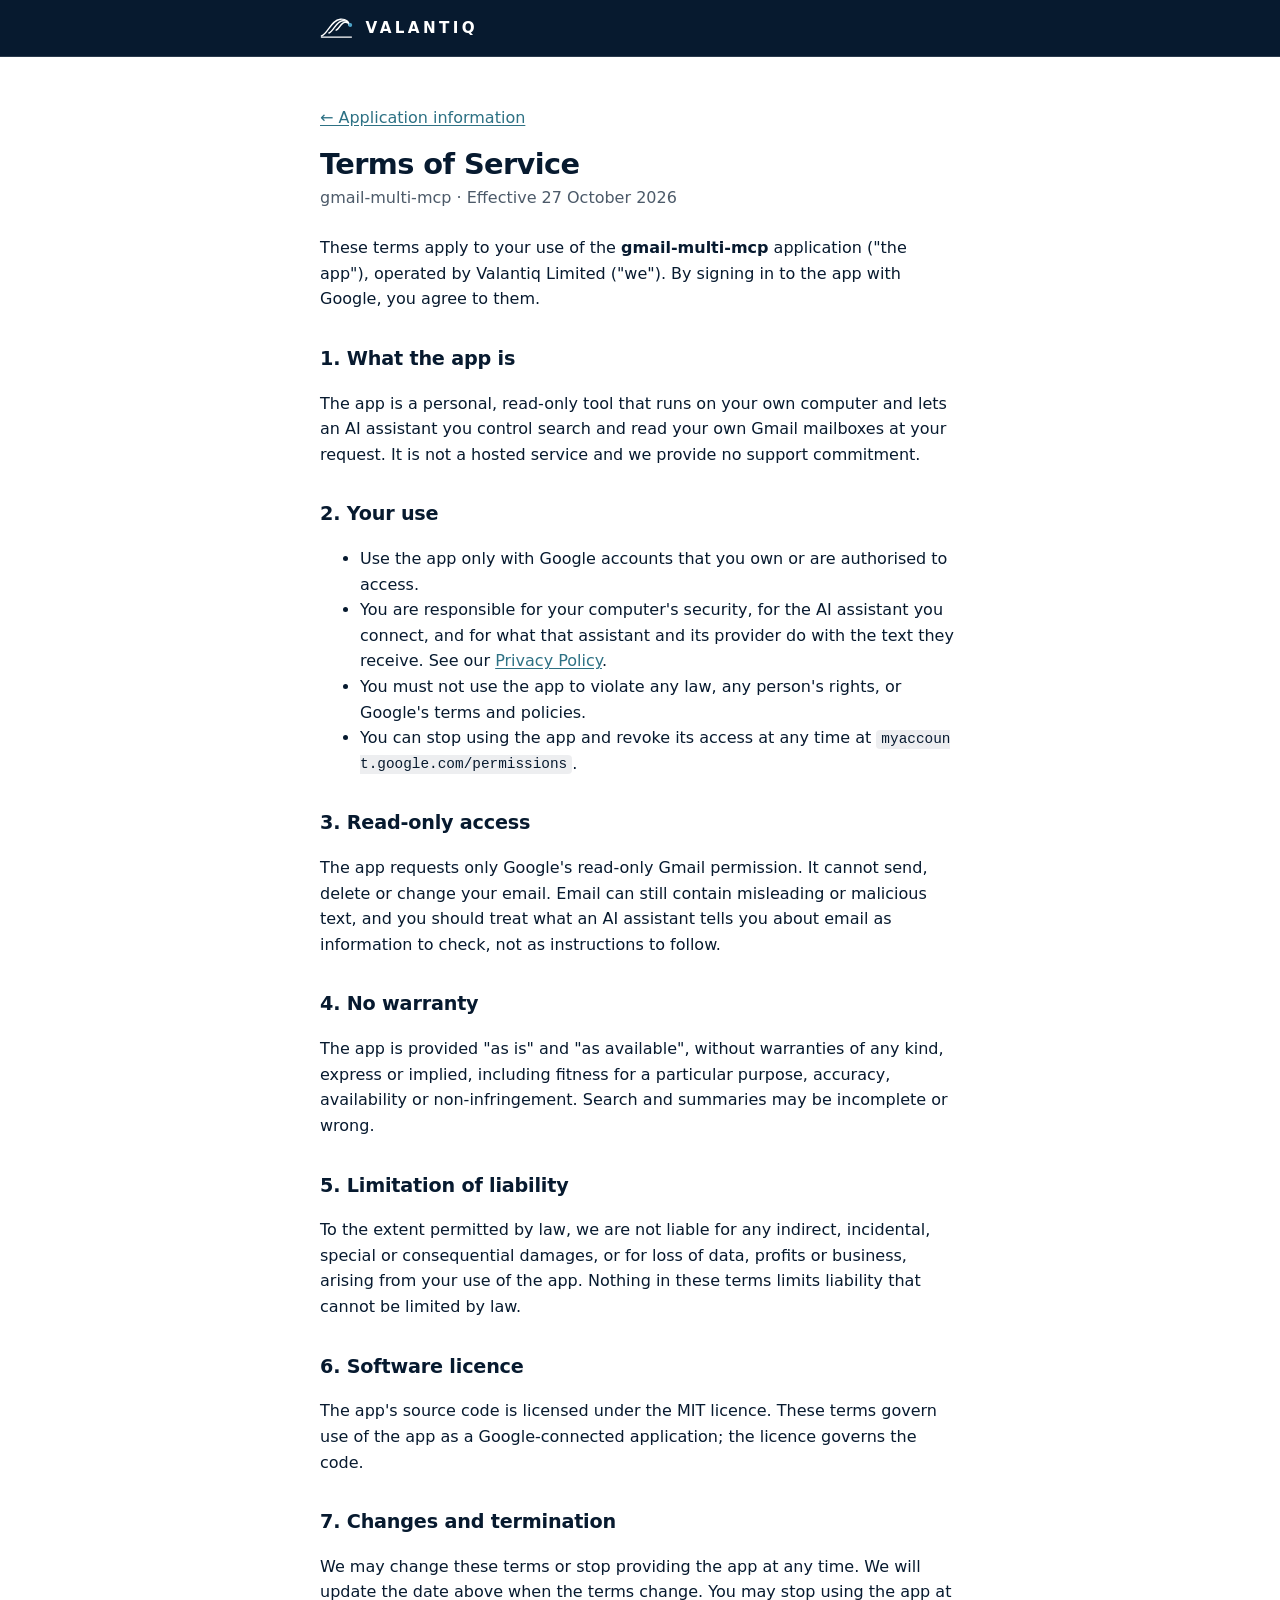
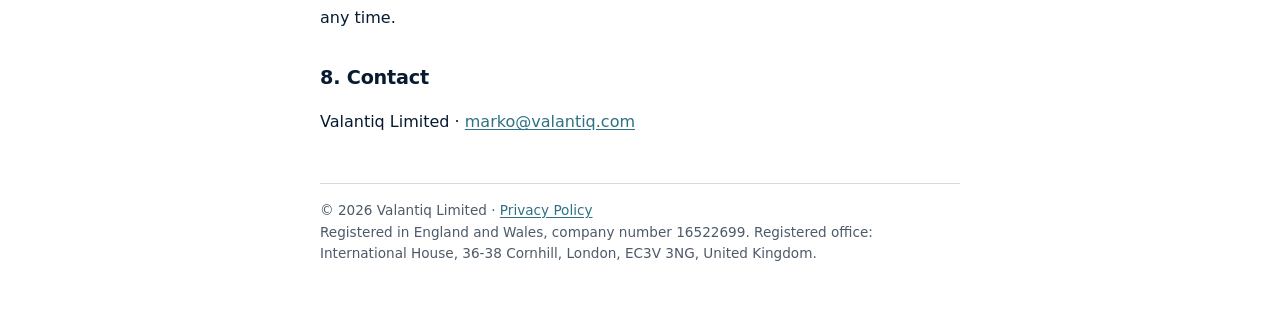
<file: gmail-multi-mcp/terms/index.html>
<!doctype html>
<html lang="en">
<head>
<meta charset="utf-8">
<meta name="viewport" content="width=device-width, initial-scale=1">
<title>gmail-multi-mcp – Terms of Service</title>
<meta name="description" content="Terms of Service for the gmail-multi-mcp Google OAuth application.">
<!-- Keep this page out of search results, caches and AI training/answer systems. -->
<meta name="robots" content="noindex, nofollow, noarchive, nosnippet, noimageindex, notranslate, noai, noimageai">
<meta name="googlebot" content="noindex, nofollow, noarchive, nosnippet">
<meta name="referrer" content="no-referrer">
<style>
  :root { color-scheme: light dark; --ink: #071a2f; --bg: #fff; --fg: #071a2f; --fg-2: rgba(7,26,47,.72); --hair: rgba(7,26,47,.16); --link: #2d7184; --signal: #4da3c7; --chip: rgba(7,26,47,.07); }
  @media (prefers-color-scheme: dark) { :root { --bg: #071a2f; --fg: #fff; --fg-2: rgba(255,255,255,.74); --hair: rgba(255,255,255,.2); --link: #4da3c7; --chip: rgba(255,255,255,.1); } }
  * { box-sizing: border-box; }
  body { margin: 0; background: var(--bg); color: var(--fg); font: 16px/1.6 Inter, system-ui, -apple-system, "Segoe UI", Roboto, sans-serif; }
  .brand { background: #071a2f; color: #fff; border-bottom: 1px solid rgba(255,255,255,.14); }
  .brand__in { max-width: 42rem; margin: 0 auto; padding: 1rem; display: flex; align-items: center; gap: .75rem; }
  .brand svg { width: 2.1rem; height: auto; flex: none; }
  .brand span { font-weight: 600; font-size: .95rem; letter-spacing: .22em; text-transform: uppercase; }
  main { max-width: 42rem; margin: 0 auto; padding: 2rem 1rem 4rem; }
  h1 { font-size: 1.8rem; line-height: 1.2; font-weight: 600; letter-spacing: -.02em; margin: 0 0 .25rem; }
  h2 { font-size: 1.2rem; font-weight: 600; letter-spacing: -.01em; margin: 2rem 0 .5rem; }
  .meta { color: var(--fg-2); margin: 0 0 1.5rem; }
  a { color: var(--link); text-underline-offset: .15em; }
  code { font: .9em ui-monospace, SFMono-Regular, Menlo, monospace; background: var(--chip); padding: .1em .35em; border-radius: 4px; word-break: break-all; }
  nav ul { padding-left: 1.2rem; }
  footer { margin-top: 3rem; padding-top: 1rem; border-top: 1px solid var(--hair); color: var(--fg-2); font-size: .85rem; }
</style>
</head>
<body>
<header class="brand"><div class="brand__in"><svg viewBox="1 2 46 30" fill="none" stroke="#fff" stroke-width="1.9" stroke-linecap="round" aria-hidden="true" focusable="false"><path d="M3 29.5H44"/><path d="M3 28C12 25 16 6 29 5C37 4.4 40.5 9 41 13"/><path d="M13.26 23.95C19.83 21.76 22.75 7.89 32.24 7.16C38.08 6.72 40.63 10.08 41 13"/><path d="M23.14 20.05C27.37 18.64 29.25 9.71 35.36 9.24C39.12 8.96 40.77 11.12 41 13"/><circle cx="42.4" cy="13" r="2.7" fill="#4da3c7" stroke="none"/></svg><span>Valantiq</span></div></header>
<main>
  <p><a href="/gmail-multi-mcp/">← Application information</a></p>
  <h1>Terms of Service</h1>
  <p class="meta">gmail-multi-mcp · Effective 27 October 2026</p>

  <p>These terms apply to your use of the <strong>gmail-multi-mcp</strong> application ("the app"), operated by Valantiq Limited ("we"). By signing in to the app with Google, you agree to them.</p>

  <h2>1. What the app is</h2>
  <p>The app is a personal, read-only tool that runs on your own computer and lets an AI assistant you control search and read your own Gmail mailboxes at your request. It is not a hosted service and we provide no support commitment.</p>

  <h2>2. Your use</h2>
  <ul>
    <li>Use the app only with Google accounts that you own or are authorised to access.</li>
    <li>You are responsible for your computer's security, for the AI assistant you connect, and for what that assistant and its provider do with the text they receive. See our <a href="/gmail-multi-mcp/privacy/">Privacy Policy</a>.</li>
    <li>You must not use the app to violate any law, any person's rights, or Google's terms and policies.</li>
    <li>You can stop using the app and revoke its access at any time at <code>myaccount.google.com/permissions</code>.</li>
  </ul>

  <h2>3. Read-only access</h2>
  <p>The app requests only Google's read-only Gmail permission. It cannot send, delete or change your email. Email can still contain misleading or malicious text, and you should treat what an AI assistant tells you about email as information to check, not as instructions to follow.</p>

  <h2>4. No warranty</h2>
  <p>The app is provided "as is" and "as available", without warranties of any kind, express or implied, including fitness for a particular purpose, accuracy, availability or non-infringement. Search and summaries may be incomplete or wrong.</p>

  <h2>5. Limitation of liability</h2>
  <p>To the extent permitted by law, we are not liable for any indirect, incidental, special or consequential damages, or for loss of data, profits or business, arising from your use of the app. Nothing in these terms limits liability that cannot be limited by law.</p>

  <h2>6. Software licence</h2>
  <p>The app's source code is licensed under the MIT licence. These terms govern use of the app as a Google-connected application; the licence governs the code.</p>

  <h2>7. Changes and termination</h2>
  <p>We may change these terms or stop providing the app at any time. We will update the date above when the terms change. You may stop using the app at any time.</p>

  <h2>8. Contact</h2>
  <p>Valantiq Limited · <a href="mailto:marko@valantiq.com">marko@valantiq.com</a></p>

  <footer>© 2026 Valantiq Limited · <a href="/gmail-multi-mcp/privacy/">Privacy Policy</a><br>Registered in England and Wales, company number 16522699. Registered office: International House, 36-38 Cornhill, London, EC3V 3NG, United Kingdom.</footer>
</main>
</body>
</html>
</file>
<file: assets/styles.css>
@font-face{font-family: 'Inter';font-style: normal;font-display: swap;font-weight: 100 900;src: url('/assets/fonts/inter-latin-ext-wght-normal.woff2') format('woff2');unicode-range: U+0100-02BA,U+02BD-02C5,U+02C7-02CC,U+02CE-02D7,U+02DD-02FF,U+0304,U+0308,U+0329,U+1D00-1DBF,U+1E00-1E9F,U+1EF2-1EFF,U+2020,U+20A0-20AB,U+20AD-20C0,U+2113,U+2C60-2C7F,U+A720-A7FF;}@font-face{font-family: 'Inter';font-style: normal;font-display: swap;font-weight: 100 900;src: url('/assets/fonts/inter-latin-wght-normal.woff2') format('woff2');unicode-range: U+0000-00FF,U+0131,U+0152-0153,U+02BB-02BC,U+02C6,U+02DA,U+02DC,U+0304,U+0308,U+0329,U+2000-206F,U+20AC,U+2122,U+2191,U+2193,U+2212,U+2215,U+FEFF,U+FFFD;}@font-face{font-family: 'Source Serif 4';font-style: italic;font-display: swap;font-weight: 200 900;src: url('/assets/fonts/source-serif-4-latin-ext-wght-italic.woff2') format('woff2');unicode-range: U+0100-02BA,U+02BD-02C5,U+02C7-02CC,U+02CE-02D7,U+02DD-02FF,U+0304,U+0308,U+0329,U+1D00-1DBF,U+1E00-1E9F,U+1EF2-1EFF,U+2020,U+20A0-20AB,U+20AD-20C0,U+2113,U+2C60-2C7F,U+A720-A7FF;}@font-face{font-family: 'Source Serif 4';font-style: italic;font-display: swap;font-weight: 200 900;src: url('/assets/fonts/source-serif-4-latin-wght-italic.woff2') format('woff2');unicode-range: U+0000-00FF,U+0131,U+0152-0153,U+02BB-02BC,U+02C6,U+02DA,U+02DC,U+0304,U+0308,U+0329,U+2000-206F,U+20AC,U+2122,U+2191,U+2193,U+2212,U+2215,U+FEFF,U+FFFD;}:root{--hero-gap: clamp(22px,min(3.4vw,4svh),40px); --paper: #ffffff;--paper-2: #f2efea;--stone: #d8d2c7;--ink: #071a2f;--ink-2: #0e2540;--adriatic: #2d7184;--signal: #4da3c7;--sans: 'Inter',ui-sans-serif,system-ui,-apple-system,'Segoe UI',sans-serif;--serif: 'Source Serif 4',Georgia,'Times New Roman',serif;--mono: var(--sans);--max: 1320px;--pad: clamp(20px,4.4vw,64px);--gap: clamp(24px,3vw,48px);--h2: clamp(2rem,4vw,3.625rem);  --t-body: 1.0625rem; --t-label: .75rem; --t-figure: var(--h2); --t-title: var(--t-body); --t-lead: var(--t-body); --t-ui: var(--t-body); --t-fine: var(--t-label); --wave-h: clamp(32px,4.4vw,56px); --display: clamp(2.5rem,min(5vw,9vh),4.75rem);--hero-pad: clamp(20px,min(3.4vw,4vh),52px);--lead-max: calc(var(--display) * 9.43);--head: 68px;--space: clamp(96px,11vw,176px);--ease: cubic-bezier(.23,1,.32,1); --ease-in-out: cubic-bezier(.77,0,.175,1); --dur-press: .16s; --dur-ui: .2s; --dur-panel: .3s;  --bg: var(--paper);--fg: var(--ink);--fg-2: rgb(7 26 47 / .74);--fg-3: rgb(7 26 47 / .66);--fg-dim: rgb(7 26 47 / .62); --hair: rgb(7 26 47 / .13);--hair-2: rgb(7 26 47 / .26);--grid: rgb(7 26 47 / .07); --accent: var(--adriatic);}.night{--bg: var(--ink);--fg: var(--paper);--fg-2: rgb(255 255 255 / .74);--fg-3: rgb(255 255 255 / .62);--fg-dim: rgb(255 255 255 / .55); --hair: rgb(255 255 255 / .13);--hair-2: rgb(255 255 255 / .26);--grid: rgb(255 255 255 / .07);--accent: var(--signal);background-color: var(--bg);color: var(--fg);} .paper,.stone{--bg: var(--paper);--fg: var(--ink);--fg-2: rgb(7 26 47 / .74);--fg-3: rgb(7 26 47 / .66);--fg-dim: rgb(7 26 47 / .62);--hair: rgb(7 26 47 / .13);--hair-2: rgb(7 26 47 / .26);--grid: rgb(7 26 47 / .07);--accent: var(--adriatic);background-color: var(--bg);color: var(--fg);}.stone{--bg: var(--paper-2);} .texture{background-image: linear-gradient(rgb(255 255 255 / .04) 1px,transparent 1px),linear-gradient(90deg,rgb(255 255 255 / .04) 1px,transparent 1px);background-size: 56px 56px;background-position: center top;} *,*::before,*::after{box-sizing: border-box;}html{-webkit-text-size-adjust: 100%;scroll-behavior: smooth;scroll-padding-top: calc(var(--head) + 16px);} html{-webkit-tap-highlight-color: transparent;}html:has(:focus-visible){scroll-behavior: auto;} a,button,summary,label{touch-action: manipulation;}button,summary,.btn,.dp__b{-webkit-user-select: none;user-select: none;-webkit-touch-callout: none;}:is(a,button,summary,.dp__b):not(.btn):active{opacity: .7;}body{margin: 0;background: var(--paper);color: var(--ink);font-family: var(--sans);font-size: var(--t-body);line-height: 1.55;-webkit-font-smoothing: antialiased;-moz-osx-font-smoothing: grayscale;text-rendering: optimizeLegibility;}h1,h2,h3,h4{margin: 0;color: var(--fg);font-weight: 600;line-height: 1.02;letter-spacing: -0.03em;text-wrap: balance;}h2{font-size: var(--h2);line-height: 1.02;}h3,h4,.t-title{font-size: var(--t-title);font-weight: 600;line-height: 1.25;letter-spacing: -0.015em;}p,ul,ol,dl,dd,figure,blockquote{margin: 0;padding: 0;}ul,ol{list-style: none;}a{color: inherit;}button{font: inherit;color: inherit;}img,svg{display: block;}::selection{background: var(--ink);color: var(--paper);}.night ::selection{background: var(--paper);color: var(--ink);}:focus-visible{outline: 2px solid currentColor;outline-offset: 3px;}.display{font-size: var(--h2); font-weight: 600;line-height: .96;letter-spacing: -0.045em;}.lead{font-size: var(--t-lead);line-height: 1.5;color: var(--fg-2);text-wrap: pretty;max-width: var(--lead-max);} .is-stacked .sen{display: block;text-wrap: balance;} .is-split .cl{display: block;text-wrap: balance;}.market__body,.checks__close,.inv__close{max-width: var(--lead-max);} main .wrap{container-type: inline-size;}.hl{font-size: clamp(22px,var(--col,100cqi) / var(--w),var(--hl-max,var(--h2)));}.hl>span{display: block;} @media (max-width: 600px){.hl:not(.close .hl):not(.about-hero .hl){font-size: var(--h2);}.hl:not(.close .hl):not(.about-hero .hl)>span{display: inline;}} .divider{position: relative;z-index: 1;height: var(--wave-h);margin-top: calc(-1 * var(--wave-h));overflow-x: clip;pointer-events: none;}.divider svg{display: block;width: 200%;height: calc(100% + 2px);}.divider--paper path{fill: var(--paper);}.divider--ink path{fill: var(--ink);}.divider--stone path{fill: var(--paper-2);}p{text-wrap: pretty;} .mono{font-family: var(--mono);font-size: var(--t-label);font-weight: 600;letter-spacing: .12em;line-height: 1.45;text-transform: uppercase;color: var(--fg-3);}.wrap{max-width: var(--max);margin-inline: auto;padding-inline: var(--pad);}.section{padding-block: var(--space);}.section + .section{padding-top: clamp(16px,2vw,32px);} :is(.section,.hero:has(.proof)):has(+ .divider){padding-bottom: calc(var(--seam-after,var(--space)) + var(--wave-h) / 2);}.divider + :is(.section,.site-footer){padding-top: calc(var(--seam-before,var(--space)) - var(--wave-h) / 2);}.hero:has(.proof):has(+ .divider){padding-bottom: calc(var(--space) + var(--wave-h) / 2 - 10px);} @media (max-width: 600px){.hero:has(.proof):has(+ .divider){padding-bottom: calc(var(--space) + var(--wave-h) / 2 - 22px);}}.visually-hidden{position: absolute !important;width: 1px;height: 1px;margin: -1px;padding: 0;overflow: hidden;clip: rect(0 0 0 0);white-space: nowrap;border: 0;}.skip{position: absolute;left: 12px;top: -60px;z-index: 100;padding: 10px 14px;background: var(--ink);color: var(--paper);font-size: var(--t-fine);text-decoration: none;}.skip:focus{top: 12px;} .mark{height: 18px;width: auto;aspect-ratio: 46 / 30;flex: none;overflow: visible;}.mark path{fill: none;stroke: currentColor;stroke-width: var(--mark-sw,2.6);stroke-linecap: round;}.mark__node{fill: var(--mark-node,currentColor);}.logo .mark{--mark-node: var(--signal);}.arrow{width: 16px;height: 16px;flex: none;fill: none;stroke: currentColor;stroke-width: 1.6;stroke-linecap: square;transition: transform .25s var(--ease);}  .btn{display: inline-flex;align-items: center;justify-content: center;gap: 12px;height: 52px;padding: 0 22px;background: var(--fg);color: var(--bg);border: 1px solid var(--fg);border-radius: 8px; font-family: var(--sans);font-size: var(--t-ui);font-weight: 500;letter-spacing: -0.005em;text-decoration: none;white-space: nowrap;cursor: pointer;transition: background-color var(--dur-ui),color var(--dur-ui),border-color var(--dur-ui),transform var(--dur-press) ease-out;}.btn:active{transform: scale(.97);}.btn--small{height: 38px;padding: 0 15px;}.btn--ghost{background: transparent;color: var(--fg);border-color: var(--hair-2);}@media (hover: hover){.btn:hover{background: transparent;color: var(--fg);}.btn:hover .arrow{transform: translateX(3px);}.btn--ghost:hover{background: var(--fg);color: var(--bg);border-color: var(--fg);}}.link{color: var(--fg);text-decoration: none;background: linear-gradient(color-mix(in srgb,currentColor 40%,transparent),color-mix(in srgb,currentColor 40%,transparent)) 0 100% / 100% 1px no-repeat;padding-bottom: 3px;transition: background-size .25s var(--ease),color var(--dur-ui);}@media (hover: hover){.link:hover{color: var(--accent);background-size: 0 1px;background-position: 100% 100%;}}.link--button{border: 0;padding: 0 0 2px;background-color: transparent;cursor: pointer;font-size: inherit;} .site-header{position: sticky;top: 0;z-index: 50;height: var(--head);background: rgb(255 255 255 / .86);-webkit-backdrop-filter: saturate(1.2) blur(14px);backdrop-filter: saturate(1.2) blur(14px);border-bottom: 1px solid transparent;transition: background-color var(--dur-ui),color var(--dur-ui),border-color var(--dur-ui),transform var(--dur-ui) var(--ease);} .site-header.is-hidden{transform: translateY(-100%);} .site-header.night{background: var(--ink);} .site-header:not(.night){--bg: var(--paper);--fg: var(--ink);--fg-2: rgb(7 26 47 / .74);--fg-3: rgb(7 26 47 / .66);--hair: rgb(7 26 47 / .13);--hair-2: rgb(7 26 47 / .26);--accent: var(--adriatic);color: var(--fg);}.site-header.is-scrolled{border-bottom-color: var(--hair);}@media (prefers-reduced-transparency: reduce){.site-header{background: var(--paper);-webkit-backdrop-filter: none;backdrop-filter: none;}} @media (prefers-contrast: more){.site-header{background: var(--paper);-webkit-backdrop-filter: none;backdrop-filter: none;border-bottom-color: var(--hair-2);}}.site-header__inner{height: 100%;display: flex;align-items: center;justify-content: space-between;gap: 32px;}.logo{display: inline-flex;align-items: center;gap: 12px;color: var(--fg);text-decoration: none;font-size: var(--t-ui);font-weight: 600;letter-spacing: .22em;text-transform: uppercase;}.logo .mark{height: 20px;}.nav{display: flex;align-items: center;gap: 36px;}.nav__links{display: flex;gap: 30px;}.nav__links a,.nav-toggle__panel a:not(.btn){color: var(--fg-2);text-decoration: none;font-size: var(--t-ui);font-weight: 500;letter-spacing: -0.005em;transition: color var(--dur-ui);}.nav__links a[aria-current]{color: var(--fg);}@media (hover: hover){.nav__links a:hover{color: var(--fg);}}.nav-toggle{display: none;} @media (min-width: 901px){.site-header{--t-ui: .9375rem;}}@media (max-width: 900px){.nav{display: none;}.nav-toggle{display: block;}.nav-toggle__btn{width: 44px;height: 44px;margin-right: -10px;padding: 0;border: 0;background: none;cursor: pointer;display: grid;place-items: center;}.nav-toggle__icon,.nav-toggle__icon::before{display: block;width: 20px;height: 1.5px;background: currentColor;position: relative;transition: transform .25s var(--ease);}.nav-toggle__icon::before{content: "";position: absolute;top: 6px;left: 0;}.nav-toggle__icon{transform: translateY(-3px);}.nav-toggle:has(:popover-open) .nav-toggle__icon{transform: rotate(45deg);}.nav-toggle:has(:popover-open) .nav-toggle__icon::before{transform: translateY(-6px) rotate(-90deg);}.nav-toggle__panel{position: fixed;inset: var(--head) 0 auto 0;margin: 0;width: 100%;border: 0;border-bottom: 1px solid var(--hair);padding: 12px var(--pad) 28px;flex-direction: column;opacity: 0;transform: translateY(-8px); transition: opacity 150ms ease-out,transform 150ms ease-out,display 150ms allow-discrete,overlay 150ms allow-discrete;}.nav-toggle__panel:popover-open{display: flex;opacity: 1;transform: none;transition: opacity 200ms var(--ease),transform 200ms var(--ease),display 200ms allow-discrete,overlay 200ms allow-discrete;}@starting-style{.nav-toggle__panel:popover-open{opacity: 0;transform: translateY(-8px);}}.nav-toggle__panel a:not(.btn){padding: 16px 0;border-bottom: 1px solid var(--hair);font-size: var(--t-title);color: var(--fg);} .nav-toggle__panel::backdrop{clip-path: inset(var(--head) 0 0 0);background: color-mix(in srgb,var(--bg,#071a2f) 72%,transparent);-webkit-backdrop-filter: blur(10px);backdrop-filter: blur(10px);opacity: 0;transition: opacity 150ms ease-out,display 150ms allow-discrete,overlay 150ms allow-discrete;}.nav-toggle__panel:popover-open::backdrop{opacity: 1;transition-duration: 200ms;}@starting-style{.nav-toggle__panel:popover-open::backdrop{opacity: 0;}}.nav-toggle__panel .btn{margin-top: 24px;}} .hero{padding-top: var(--hero-pad);padding-bottom: clamp(8px,2vw,32px);} .hero__stage>.wrap{width: 100%;}.hero__stage{display: flex;flex-direction: column;min-height: calc(100vh - var(--head) - var(--hero-pad));min-height: calc(100svh - var(--head) - var(--hero-pad));} .hero:has(+ .divider){padding-bottom: calc(var(--wave-h) + clamp(40px,5vw,80px));} .hero__title{max-width: 15em;}.hero{--lead-max: calc(var(--display) * 14.1);} .fits-section .lead{max-width: calc(var(--display) * 12);}.about-investors .lead,.about-owners .lead,.about-funds .lead{max-width: calc(var(--display) * 11);}  .hero__row{display: grid;gap: calc(var(--hero-gap) + .15em);justify-items: start;margin-top: var(--hero-gap);}.hero__actions{display: flex;align-items: center;gap: 28px;}.hero__actions .link{font-size: var(--t-ui);font-weight: 500;letter-spacing: -0.005em;white-space: nowrap;}.proof{ display: grid;grid-template-columns: repeat(3,auto);justify-content: space-between;gap: var(--gap);margin-top: clamp(40px,5vw,72px);}.proof li{display: grid;gap: 10px;padding-top: 18px;border-top: 1px solid var(--hair-2);align-content: start;}.proof__fig{font-size: var(--t-figure);font-weight: 600;letter-spacing: -0.03em;line-height: 1;font-variant-numeric: tabular-nums;}.proof__label{color: var(--fg-2);font-size: var(--t-body);line-height: 1.5;max-width: 22em;text-wrap: balance;}.hero .proof li{padding-top: 0;border-top: 0;}  .hero__stage:has(.flow--lead){--fh: clamp(150px,25svh,230px);--fa: clamp(22px,5svh,44px);--fb: clamp(18px,4.5svh,38px);justify-content: center;min-height: calc(100vh - var(--head) - var(--hero-pad) - var(--foot));min-height: calc(100svh - var(--head) - var(--hero-pad) - var(--foot));--foot: calc(var(--wave-h) + 24px);}.hero:has(.proof) .hero__stage:has(.flow--lead){--foot: calc(clamp(20px,3svh,32px) + clamp(44px,7svh,64px));} .hero:has(.flow--lead) .proof{margin-top: clamp(20px,3svh,32px);}.hero__stage .flow--lead{order: -1;flex: 0 0 auto;height: var(--fh);min-height: 0;max-height: none;margin: calc(-1 * var(--fa)) 0 calc(-1 * var(--fb));} .hero__stage:has(.flow--lead)::after{content: "";flex: 0 0 auto;height: calc((var(--fh) - var(--fa) - var(--fb)) * 1.15);} @media (max-width: 900px){.hero:has(.flow--lead) .hero__actions{display: grid;gap: 16px;justify-items: center;width: min(100%,var(--title-row,17rem));} .hero:has(.flow--lead) .hero__actions .btn{width: 100%;}}@media (max-width: 900px){.hero__stage:has(.flow--lead){--fh: clamp(120px,20svh,190px);--fa: clamp(14px,3.2svh,30px);--fb: clamp(12px,3svh,26px);}}  @media (max-width: 900px){.hero__stage:has(.flow--lead){display: grid;grid-template-rows: minmax(0,1fr) auto auto minmax(0,1fr);justify-content: normal;padding-inline: var(--pad);container-type: inline-size;}.hero__stage:has(.flow--lead)::after{display: none;}.hero__stage:has(.flow--lead)>.wrap,.hero__stage:has(.flow--lead) .hero__row{display: contents;container-type: normal;}.hero:has(.flow--lead){--vgap: clamp(28px,6svh,56px);--wgap: clamp(24px,4.5svh,40px);--wv: .28;} .hero:has(.proof) .hero__stage:has(.flow--lead){--foot: calc(var(--vgap) - 4px + clamp(44px,7svh,64px));} .hero:has(.flow--lead){--lift: 28px;} .hero__stage:has(.flow--lead){margin-top: calc(-1 * var(--lift));}.hero:has(.flow--lead) .proof{margin-top: calc(var(--vgap) - 4px + var(--lift));} .hero__stage:has(.flow--lead) .flow--lead{grid-row: 1;align-self: end;margin-inline: calc(-1 * var(--pad));margin-bottom: calc(var(--wgap) - var(--wv) * var(--fh));}.hero__stage:has(.flow--lead) .hero__title{grid-row: 2;justify-self: start;}.hero__stage:has(.flow--lead) .lead{grid-row: 3;justify-self: start;margin-top: var(--hero-gap);}.hero__stage:has(.flow--lead) .hero__actions{grid-row: 4;justify-self: start;align-self: end;margin-top: var(--hero-gap);}} .hero:has(.flow--lead):not(:has(.proof)):has(+ .divider){padding-bottom: calc(var(--wave-h) + 24px);} @media (min-width: 901px){.hero__stage:has(.flow--lead){justify-content: space-evenly;}.hero__stage:has(.flow--lead)::after{display: none;}.hero:has(.flow--lead) .hero__row{gap: calc(var(--hero-gap) * 1.7);}.proof{max-width: 880px;}.proof__fig{font-size: 2.5rem;} .proof__label{max-width: 15em;}}.flow{position: relative;flex: 1 0 auto;height: auto;min-height: clamp(160px,min(20vw,30vh),240px);max-height: 420px;margin-top: clamp(16px,min(3vw,3.2vh),44px);}.flow__svg{position: absolute;inset: 0;width: 100%;height: 100%;overflow: visible;}.flow__wave:nth-of-type(2){stroke: var(--accent);}.flow__horizon{stroke: var(--hair-2);stroke-width: 1;vector-effect: non-scaling-stroke;}.flow__wave{fill: none;stroke: var(--fg);stroke-width: 1.5;vector-effect: non-scaling-stroke;stroke-linejoin: round;}.flow__out{fill: none;stroke: var(--fg);stroke-width: 2.5;vector-effect: non-scaling-stroke;stroke-linecap: round;}.flow__node{position: absolute;width: 14px;height: 14px;margin: -7px 0 0 -7px;border-radius: 50%;background: var(--signal);box-shadow: 0 0 0 5px var(--bg);}.flow__node::before,.flow__node::after{content: "";position: absolute;inset: 0;border-radius: 50%;border: 1px solid var(--signal);opacity: 0;} .market__inner{display: grid;gap: clamp(20px,2.4vw,32px);} .market__frame.is-pinned{position: sticky;}@media (min-width: 901px) and (max-height: 720px){.market__frame{gap: 24px;}} .market__body{display: grid;gap: 20px;color: var(--fg-2);} .market__body,.market__body .lead{max-width: none;} @property --p{syntax: '<number>';inherits: true;initial-value: 1;}.chain{--band: clamp(96px,9vw,128px);--p: 1;position: relative;margin-top: clamp(8px,1.5vw,24px);}.chain__draw,.chain__scan{transition: --p .3s linear;} .chain__fig{position: absolute;pointer-events: none;} .chain__fig--h{left: 6px;top: 0;width: 100%;height: var(--band);clip-path: inset(-300px 6px -300px 0);} .chain__fig--v{display: none;}.chain__fig svg,.chain__draw{position: absolute;inset: 0;width: 100%;height: 100%;overflow: visible;}.chain__draw{clip-path: inset(-12px calc((1 - var(--p)) * 100%) -12px 0);}.chain__grid line{stroke: var(--grid);stroke-width: 1;vector-effect: non-scaling-stroke;}.list__grid line{stroke: var(--grid);stroke-width: 1;vector-effect: non-scaling-stroke;} .chain__horizon{stroke: var(--hair-2);stroke-width: 1;vector-effect: non-scaling-stroke;}.chain__wave{fill: none;stroke: var(--fg);stroke-width: 1.5;vector-effect: non-scaling-stroke;}.chain__wave--1{stroke: var(--accent);}.chain__wave--2{stroke-opacity: .3;}.chain__out{fill: none;stroke: var(--fg);stroke-width: 1.5;vector-effect: non-scaling-stroke;} .chain__scan{position: absolute;top: 21.7%;bottom: 0;left: 0;width: 100%;transform: translateX(calc((var(--p) - 1) * 100%));opacity: calc((1 - var(--p)) * 12);}.chain__scan::before{content: "";position: absolute;top: 0;bottom: 0;right: -1px;width: 1px;background: var(--accent);} .chain__steps{position: relative;display: grid;grid-template-columns: repeat(var(--n,4),minmax(0,1fr));padding-top: calc(var(--band) + 22px);}.chain__step{display: grid;gap: 8px;align-content: start;padding-right: 24px;}.chain__node{position: absolute;top: calc(var(--band) / 2);left: calc(6px + 100% / var(--n,4) * var(--k));width: 12px;height: 12px;margin: -6px 0 0 -6px;border-radius: 50%;background: var(--bg);border: 1.5px solid var(--hair-2);transition: background-color var(--dur-panel),border-color var(--dur-panel),box-shadow var(--dur-panel);}.chain__node::before,.chain__node::after{content: "";position: absolute;inset: -1.5px;border-radius: 50%;border: 1px solid var(--signal);opacity: 0;}.nowrap{white-space: nowrap;}.chain__val{font-size: var(--t-title);font-weight: 600;letter-spacing: -0.015em;line-height: 1.25;color: var(--fg);text-wrap: balance;}.chain__step.is-lit .chain__node,.chain:not(.is-live) .chain__node{background: var(--fg);border-color: var(--fg);} .chain__text{font-size: var(--t-body);line-height: 1.55;color: var(--fg-2);} .chain__text strong{display: block;margin-bottom: 4px;color: var(--fg);font-weight: 600;} .fits-section .chain__val{font-size: var(--t-body);font-weight: 600;letter-spacing: -0.01em;line-height: 1.3;}.fits-section .chain__text{max-width: 21em;}.fits-section .chain__text .u{display: block;text-wrap: balance;} .chain__step>.mono,.chain__val,.chain__text{transition: opacity .4s var(--ease),transform .4s var(--ease);}.chain__val{transition-delay: .04s;}.chain__text{transition-delay: .08s;}.chain.is-live .chain__step:not(.is-lit)>.mono,.chain.is-live .chain__step:not(.is-lit) .chain__val,.chain.is-live .chain__step:not(.is-lit) .chain__text{opacity: 0;transform: translateY(10px);} .chain__tag{position: absolute;top: 0;left: calc(100% / var(--n,4) * var(--k));max-width: calc(100% / var(--n,4) - 8px);white-space: nowrap;font-size: var(--t-label);font-weight: 600;letter-spacing: .12em;line-height: 1.4;text-transform: uppercase;color: var(--accent);opacity: 0;transform: translateY(4px);transition: opacity .5s var(--ease),transform .5s var(--ease);}.chain__ticker{padding: 0 5px;border: 1px solid currentColor;}.chain__step.is-lit .chain__tag,.chain:not(.is-live) .chain__tag{opacity: 1;transform: none;} .market .chain.is-live .chain__step:first-child.is-lit>.mono,.market .chain.is-live .chain__step:first-child.is-lit .chain__val{transition-delay: 1s;} .chain__step:last-child.is-lit .chain__node,.chain:not(.is-live) .chain__step:last-child .chain__node{background: var(--signal);border-color: var(--signal);box-shadow: 0 0 0 5px var(--bg),0 0 0 6px rgb(77 163 199 / .45);}  .dp__pick{position: relative;display: block;padding: 72px 0;}.dp__pick .pick__track{height: 44px;} .dp__in{position: absolute;left: calc((var(--k) + .5) / var(--n) * 100%);top: 50%;width: 1px;height: 1px;opacity: 0;}.dp__b{position: absolute;left: calc((var(--k) + .5) / var(--n) * 100%);width: calc(200% / var(--n) - 16px);transform: translateX(-50%);display: flex;justify-content: center;text-align: center;font-size: var(--t-body);font-weight: 500;line-height: 1.3;cursor: pointer;text-wrap: balance;transition: color var(--dur-ui) ease-out;}.dp__b--up{top: 0;height: 64px;align-items: flex-end;}.dp__b--down{bottom: 0;height: 64px;align-items: flex-start;} .dp__b::after{content: "";position: absolute;left: 0;right: 0;height: 30px;}.dp__b--up::after{top: 100%;}.dp__b--down::after{bottom: 100%;}.dp__in:focus-visible + .dp__b{outline: 2px solid var(--accent);outline-offset: 4px;} .dp__pick .pick__node{width: 20px;height: 20px;margin: -10px 0 0 -10px;color: var(--fg-3);border-color: var(--hair-2);background: linear-gradient(currentColor,currentColor) center / 8px 1.5px no-repeat,linear-gradient(currentColor,currentColor) center / 1.5px 8px no-repeat,var(--bg);transition: border-color var(--dur-panel),color var(--dur-panel);}.dp__pick .pick__node::after{inset: 2px;}.dp__pick:has(.dp__in:nth-of-type(1):focus-visible) .pick__node:nth-of-type(1){border-color: var(--signal);color: var(--signal);}.dp__pick:has(.dp__in:nth-of-type(2):focus-visible) .pick__node:nth-of-type(2){border-color: var(--signal);color: var(--signal);}.dp__pick:has(.dp__in:nth-of-type(3):focus-visible) .pick__node:nth-of-type(3){border-color: var(--signal);color: var(--signal);}.dp__pick:has(.dp__in:nth-of-type(4):focus-visible) .pick__node:nth-of-type(4){border-color: var(--signal);color: var(--signal);}.dp__pick:has(.dp__in:nth-of-type(5):focus-visible) .pick__node:nth-of-type(5){border-color: var(--signal);color: var(--signal);}.dp__pick:has(.dp__in:nth-of-type(6):focus-visible) .pick__node:nth-of-type(6){border-color: var(--signal);color: var(--signal);}.dp__pick:has(.dp__in:nth-of-type(7):focus-visible) .pick__node:nth-of-type(7){border-color: var(--signal);color: var(--signal);}.dp__pick:has(.dp__in:nth-of-type(8):focus-visible) .pick__node:nth-of-type(8){border-color: var(--signal);color: var(--signal);}.dp__pick:has(.dp__in:nth-of-type(9):focus-visible) .pick__node:nth-of-type(9){border-color: var(--signal);color: var(--signal);}.dp__pick:has(.dp__in:nth-of-type(10):focus-visible) .pick__node:nth-of-type(10){border-color: var(--signal);color: var(--signal);}@media (hover: hover){.dp__pick:has(.dp__b:nth-of-type(1):hover) .pick__node:nth-of-type(1){border-color: var(--signal);color: var(--signal);}.dp__pick:has(.dp__b:nth-of-type(2):hover) .pick__node:nth-of-type(2){border-color: var(--signal);color: var(--signal);}.dp__pick:has(.dp__b:nth-of-type(3):hover) .pick__node:nth-of-type(3){border-color: var(--signal);color: var(--signal);}.dp__pick:has(.dp__b:nth-of-type(4):hover) .pick__node:nth-of-type(4){border-color: var(--signal);color: var(--signal);}.dp__pick:has(.dp__b:nth-of-type(5):hover) .pick__node:nth-of-type(5){border-color: var(--signal);color: var(--signal);}.dp__pick:has(.dp__b:nth-of-type(6):hover) .pick__node:nth-of-type(6){border-color: var(--signal);color: var(--signal);}.dp__pick:has(.dp__b:nth-of-type(7):hover) .pick__node:nth-of-type(7){border-color: var(--signal);color: var(--signal);}.dp__pick:has(.dp__b:nth-of-type(8):hover) .pick__node:nth-of-type(8){border-color: var(--signal);color: var(--signal);}.dp__pick:has(.dp__b:nth-of-type(9):hover) .pick__node:nth-of-type(9){border-color: var(--signal);color: var(--signal);}.dp__pick:has(.dp__b:nth-of-type(10):hover) .pick__node:nth-of-type(10){border-color: var(--signal);color: var(--signal);}} @property --d{syntax: '<number>';inherits: true;initial-value: 1.3;}.dp__pick{--d: 1.3;transition: --i .45s var(--ease),--d .45s var(--ease);}.dp__pick:has(.dp__in:checked){--d: .42;}.dp__pick .pick__waves:not(.pick__waves--rest){clip-path: none;opacity: 0;transition: opacity .4s;}.dp__pick:has(.dp__in:checked) .pick__waves:not(.pick__waves--rest){opacity: 1;}.dp__pick .pick__waves--h:not(.pick__waves--rest){-webkit-mask-image: linear-gradient(90deg,transparent calc(calc((var(--i) + .5) / var(--n) * 100%) - calc(var(--d) * 100%)),rgb(0 0 0 / .3) calc(calc((var(--i) + .5) / var(--n) * 100%) - calc(var(--d) * 100%) * .5),#000 calc((var(--i) + .5) / var(--n) * 100%),rgb(0 0 0 / .3) calc(calc((var(--i) + .5) / var(--n) * 100%) + calc(var(--d) * 100%) * .5),transparent calc(calc((var(--i) + .5) / var(--n) * 100%) + calc(var(--d) * 100%)));mask-image: linear-gradient(90deg,transparent calc(calc((var(--i) + .5) / var(--n) * 100%) - calc(var(--d) * 100%)),rgb(0 0 0 / .3) calc(calc((var(--i) + .5) / var(--n) * 100%) - calc(var(--d) * 100%) * .5),#000 calc((var(--i) + .5) / var(--n) * 100%),rgb(0 0 0 / .3) calc(calc((var(--i) + .5) / var(--n) * 100%) + calc(var(--d) * 100%) * .5),transparent calc(calc((var(--i) + .5) / var(--n) * 100%) + calc(var(--d) * 100%)));}.dp__pick .pick__node::after{opacity: 0;} .dp__pick .pick__waves.pick__waves--rest{-webkit-mask-image: none;mask-image: none;clip-path: none;opacity: .32;} .case .case__title + .lead{margin-top: clamp(20px,2.4vw,32px);}.pickone--case{margin-top: clamp(14px,1.6vw,22px);} .pickone--case .dp__pick{padding: 56px 0 8px;}.dp__pick--above .dp__b{width: calc(100% / var(--n) - 16px);} .pickone--case .dp__a{grid-template-columns: minmax(0,1fr);}.pickone--case .dp__text{max-width: 40em;}.pickone--case .dp__text{color: var(--fg-2);} .dp__pick:not(:has(.dp__in:checked)){--i: -1;}.dp__pick:not(:has(.dp__in:checked)) .pick__dot{opacity: 0;}.dp__pick .pick__dot{transition: opacity var(--dur-panel);}.dp__b{color: var(--fg-2);}.dp__pick:has(.dp__in:checked) .dp__b{color: var(--fg-3);}@media (hover: hover){.dp__pick .dp__b:hover{color: var(--fg);}}.dp__pick .dp__in:checked + .dp__b{color: var(--fg);font-weight: 600;} .dp__answers{display: none;}.pickone:has(.dp__in:checked) .dp__answers{display: grid;margin-top: clamp(8px,1.4vw,20px);}.dp__close{display: none;}.dp__a{grid-area: 1 / 1;display: grid;visibility: hidden;opacity: 0;transition: opacity 120ms ease-out,visibility 0s 120ms;grid-template-columns: minmax(0,2fr) minmax(0,3fr);column-gap: calc(var(--pad) * 2);align-items: start;}.dp__a .mono{display: block;margin-bottom: 14px;color: var(--fg-3);} .dp__text{margin: 0;font-size: var(--t-body);line-height: 1.55;color: var(--fg-2);}.dp__name{display: none;} .dp__pick:has(.dp__in:nth-of-type(1):checked){--i: 0;}.pickone:has(.dp__pick>.dp__in:nth-of-type(1):checked) .dp__a:nth-of-type(1){visibility: visible;opacity: 1;transition: opacity 250ms var(--ease) 90ms;}.dp__pick:has(.dp__in:nth-of-type(2):checked){--i: 1;}.pickone:has(.dp__pick>.dp__in:nth-of-type(2):checked) .dp__a:nth-of-type(2){visibility: visible;opacity: 1;transition: opacity 250ms var(--ease) 90ms;}.dp__pick:has(.dp__in:nth-of-type(3):checked){--i: 2;}.pickone:has(.dp__pick>.dp__in:nth-of-type(3):checked) .dp__a:nth-of-type(3){visibility: visible;opacity: 1;transition: opacity 250ms var(--ease) 90ms;}.dp__pick:has(.dp__in:nth-of-type(4):checked){--i: 3;}.pickone:has(.dp__pick>.dp__in:nth-of-type(4):checked) .dp__a:nth-of-type(4){visibility: visible;opacity: 1;transition: opacity 250ms var(--ease) 90ms;}.dp__pick:has(.dp__in:nth-of-type(5):checked){--i: 4;}.pickone:has(.dp__pick>.dp__in:nth-of-type(5):checked) .dp__a:nth-of-type(5){visibility: visible;opacity: 1;transition: opacity 250ms var(--ease) 90ms;}.dp__pick:has(.dp__in:nth-of-type(6):checked){--i: 5;}.pickone:has(.dp__pick>.dp__in:nth-of-type(6):checked) .dp__a:nth-of-type(6){visibility: visible;opacity: 1;transition: opacity 250ms var(--ease) 90ms;}.dp__pick:has(.dp__in:nth-of-type(7):checked){--i: 6;}.pickone:has(.dp__pick>.dp__in:nth-of-type(7):checked) .dp__a:nth-of-type(7){visibility: visible;opacity: 1;transition: opacity 250ms var(--ease) 90ms;}.dp__pick:has(.dp__in:nth-of-type(8):checked){--i: 7;}.pickone:has(.dp__pick>.dp__in:nth-of-type(8):checked) .dp__a:nth-of-type(8){visibility: visible;opacity: 1;transition: opacity 250ms var(--ease) 90ms;}.dp__pick:has(.dp__in:nth-of-type(9):checked){--i: 8;}.pickone:has(.dp__pick>.dp__in:nth-of-type(9):checked) .dp__a:nth-of-type(9){visibility: visible;opacity: 1;transition: opacity 250ms var(--ease) 90ms;}.dp__pick:has(.dp__in:nth-of-type(10):checked){--i: 9;}.pickone:has(.dp__pick>.dp__in:nth-of-type(10):checked) .dp__a:nth-of-type(10){visibility: visible;opacity: 1;transition: opacity 250ms var(--ease) 90ms;}    .checks__head{display: grid;gap: clamp(20px,2.4vw,32px);}.qs{margin-top: clamp(48px,5vw,80px);border-bottom: 1px solid var(--hair);}.q{border-top: 1px solid var(--hair);}.q summary{display: grid;grid-template-columns: 48px minmax(0,2.1fr) minmax(0,3fr) 28px;gap: var(--gap);align-items: baseline;padding: 26px 0;cursor: pointer;list-style: none;}.q summary::-webkit-details-marker{display: none;}.q__q{font-size: var(--t-title);font-weight: 600;letter-spacing: -0.015em;line-height: 1.25;}.q__a{color: var(--fg-2);font-size: var(--t-body);line-height: 1.55;}.q__t{position: relative;width: 12px;height: 12px;align-self: start;justify-self: end;margin-top: 5px;}.q__t::before{content: "";position: absolute;left: 1px;top: 0;width: 9px;height: 9px;border: solid var(--fg);border-width: 0 2px 2px 0;transform: rotate(45deg);transition: transform .25s var(--ease);}.q[open] .q__t::before{transform: translateY(4px) rotate(-135deg);}.q__more{display: grid;grid-template-columns: 48px minmax(0,2.1fr) minmax(0,3fr) 28px;gap: var(--gap);padding-bottom: 30px;}.q__more p{grid-column: 3;color: var(--fg-2);font-size: var(--t-body);line-height: 1.55;}.qs--plain .q summary{grid-template-columns: minmax(0,2.1fr) minmax(0,3fr) 28px;}.qs--plain .q__more{grid-template-columns: minmax(0,2.1fr) minmax(0,3fr) 28px;}.qs--plain .q__more p{grid-column: 2;}.q__a .mono,.q__more .mono{display: block;margin-bottom: 8px;color: var(--fg-3);}.pickone--std{margin-top: clamp(8px,1.5vw,24px);}.pickone--std .dp__a{grid-template-columns: minmax(0,1fr);}.pickone--std .dp__text{max-width: 40em;}@media (min-width: 901px){.pickone--std .dp__b,.pickone--case .dp__b{width: auto;white-space: nowrap;}.pickone--std .dp__pick .pick__track{height: 64px;}}  .pickone--std .dp__b,.pickone--case .dp__b{color: var(--fg);font-weight: 600;font-size: calc(var(--t-body) * var(--lf,1));letter-spacing: -0.01em;}.pickone--std .dp__pick:has(.dp__in:checked) .dp__b,.pickone--case .dp__pick:has(.dp__in:checked) .dp__b{color: var(--fg-dim);}@media (hover: hover){.pickone--std .dp__pick .dp__b:hover,.pickone--case .dp__pick .dp__b:hover{color: var(--fg);}}.pickone--std .dp__pick .dp__in:checked + .dp__b,.pickone--case .dp__pick .dp__in:checked + .dp__b{color: var(--fg);} .pickone--std .pick__waves,.pickone--case .pick__waves{display: none;} .pickone--std .dp__t,.pickone--case .dp__t{display: block;}.pickone--std .dp__pick .pick__node,.pickone--case .dp__pick .pick__node{box-sizing: border-box;width: 28px;height: 28px;margin: -14px 0 0 -14px;border: 3.267px solid var(--signal);background: var(--bg);transform: scale(.4286); transition: transform var(--dur-ui) var(--ease),border-width var(--dur-ui) var(--ease),border-color var(--dur-ui),background-color var(--dur-ui);}.pickone--std .dp__pick .pick__node::after,.pickone--case .dp__pick .pick__node::after{inset: auto;left: 50%;top: 50%;width: 4px;height: 4px;margin: -2px 0 0 -2px;background: var(--signal);opacity: 1;transform: scale(2.333);transition: transform var(--dur-ui) var(--ease),background-color var(--dur-ui);} .pickone--std .pick__dot,.pickone--case .pick__dot{display: none;} .pickone--std .dp__pick:has(.dp__in:nth-of-type(1):checked) .pick__node:nth-of-type(1),.pickone--case .dp__pick:has(.dp__in:nth-of-type(1):checked) .pick__node:nth-of-type(1),.pickone--std .dp__pick:has(.dp__in:nth-of-type(2):checked) .pick__node:nth-of-type(2),.pickone--case .dp__pick:has(.dp__in:nth-of-type(2):checked) .pick__node:nth-of-type(2),.pickone--std .dp__pick:has(.dp__in:nth-of-type(3):checked) .pick__node:nth-of-type(3),.pickone--case .dp__pick:has(.dp__in:nth-of-type(3):checked) .pick__node:nth-of-type(3),.pickone--std .dp__pick:has(.dp__in:nth-of-type(4):checked) .pick__node:nth-of-type(4),.pickone--case .dp__pick:has(.dp__in:nth-of-type(4):checked) .pick__node:nth-of-type(4),.pickone--std .dp__pick:has(.dp__in:nth-of-type(5):checked) .pick__node:nth-of-type(5),.pickone--case .dp__pick:has(.dp__in:nth-of-type(5):checked) .pick__node:nth-of-type(5),.pickone--std .dp__pick:has(.dp__in:nth-of-type(6):checked) .pick__node:nth-of-type(6),.pickone--case .dp__pick:has(.dp__in:nth-of-type(6):checked) .pick__node:nth-of-type(6),.pickone--std .dp__pick:has(.dp__in:nth-of-type(7):checked) .pick__node:nth-of-type(7),.pickone--case .dp__pick:has(.dp__in:nth-of-type(7):checked) .pick__node:nth-of-type(7){transform: scale(1);border-width: 1.4px;transition-duration: .3s;} @media (hover: hover){.pickone--std .dp__pick:has(.dp__b:nth-of-type(1):hover) .pick__node:nth-of-type(1),.pickone--case .dp__pick:has(.dp__b:nth-of-type(1):hover) .pick__node:nth-of-type(1),.pickone--std .dp__pick:has(.dp__b:nth-of-type(2):hover) .pick__node:nth-of-type(2),.pickone--case .dp__pick:has(.dp__b:nth-of-type(2):hover) .pick__node:nth-of-type(2),.pickone--std .dp__pick:has(.dp__b:nth-of-type(3):hover) .pick__node:nth-of-type(3),.pickone--case .dp__pick:has(.dp__b:nth-of-type(3):hover) .pick__node:nth-of-type(3),.pickone--std .dp__pick:has(.dp__b:nth-of-type(4):hover) .pick__node:nth-of-type(4),.pickone--case .dp__pick:has(.dp__b:nth-of-type(4):hover) .pick__node:nth-of-type(4),.pickone--std .dp__pick:has(.dp__b:nth-of-type(5):hover) .pick__node:nth-of-type(5),.pickone--case .dp__pick:has(.dp__b:nth-of-type(5):hover) .pick__node:nth-of-type(5),.pickone--std .dp__pick:has(.dp__b:nth-of-type(6):hover) .pick__node:nth-of-type(6),.pickone--case .dp__pick:has(.dp__b:nth-of-type(6):hover) .pick__node:nth-of-type(6),.pickone--std .dp__pick:has(.dp__b:nth-of-type(7):hover) .pick__node:nth-of-type(7),.pickone--case .dp__pick:has(.dp__b:nth-of-type(7):hover) .pick__node:nth-of-type(7){transform: scale(1);border-width: 1.4px;}.pickone--std .dp__pick:has(.dp__b:nth-of-type(1):hover) .pick__node:nth-of-type(1)::after,.pickone--case .dp__pick:has(.dp__b:nth-of-type(1):hover) .pick__node:nth-of-type(1)::after,.pickone--std .dp__pick:has(.dp__b:nth-of-type(2):hover) .pick__node:nth-of-type(2)::after,.pickone--case .dp__pick:has(.dp__b:nth-of-type(2):hover) .pick__node:nth-of-type(2)::after,.pickone--std .dp__pick:has(.dp__b:nth-of-type(3):hover) .pick__node:nth-of-type(3)::after,.pickone--case .dp__pick:has(.dp__b:nth-of-type(3):hover) .pick__node:nth-of-type(3)::after,.pickone--std .dp__pick:has(.dp__b:nth-of-type(4):hover) .pick__node:nth-of-type(4)::after,.pickone--case .dp__pick:has(.dp__b:nth-of-type(4):hover) .pick__node:nth-of-type(4)::after,.pickone--std .dp__pick:has(.dp__b:nth-of-type(5):hover) .pick__node:nth-of-type(5)::after,.pickone--case .dp__pick:has(.dp__b:nth-of-type(5):hover) .pick__node:nth-of-type(5)::after,.pickone--std .dp__pick:has(.dp__b:nth-of-type(6):hover) .pick__node:nth-of-type(6)::after,.pickone--case .dp__pick:has(.dp__b:nth-of-type(6):hover) .pick__node:nth-of-type(6)::after,.pickone--std .dp__pick:has(.dp__b:nth-of-type(7):hover) .pick__node:nth-of-type(7)::after,.pickone--case .dp__pick:has(.dp__b:nth-of-type(7):hover) .pick__node:nth-of-type(7)::after{transform: scale(5);}}.pickone--std .dp__pick:has(.dp__in:nth-of-type(1):checked) .pick__node:nth-of-type(1),.pickone--case .dp__pick:has(.dp__in:nth-of-type(1):checked) .pick__node:nth-of-type(1),.pickone--std .dp__pick:has(.dp__in:nth-of-type(2):checked) .pick__node:nth-of-type(2),.pickone--case .dp__pick:has(.dp__in:nth-of-type(2):checked) .pick__node:nth-of-type(2),.pickone--std .dp__pick:has(.dp__in:nth-of-type(3):checked) .pick__node:nth-of-type(3),.pickone--case .dp__pick:has(.dp__in:nth-of-type(3):checked) .pick__node:nth-of-type(3),.pickone--std .dp__pick:has(.dp__in:nth-of-type(4):checked) .pick__node:nth-of-type(4),.pickone--case .dp__pick:has(.dp__in:nth-of-type(4):checked) .pick__node:nth-of-type(4),.pickone--std .dp__pick:has(.dp__in:nth-of-type(5):checked) .pick__node:nth-of-type(5),.pickone--case .dp__pick:has(.dp__in:nth-of-type(5):checked) .pick__node:nth-of-type(5),.pickone--std .dp__pick:has(.dp__in:nth-of-type(6):checked) .pick__node:nth-of-type(6),.pickone--case .dp__pick:has(.dp__in:nth-of-type(6):checked) .pick__node:nth-of-type(6),.pickone--std .dp__pick:has(.dp__in:nth-of-type(7):checked) .pick__node:nth-of-type(7),.pickone--case .dp__pick:has(.dp__in:nth-of-type(7):checked) .pick__node:nth-of-type(7){border-color: var(--fg);background: color-mix(in srgb,var(--signal) 22%,var(--bg));}.pickone--std .dp__pick:has(.dp__in:nth-of-type(1):checked) .pick__node:nth-of-type(1)::after,.pickone--case .dp__pick:has(.dp__in:nth-of-type(1):checked) .pick__node:nth-of-type(1)::after,.pickone--std .dp__pick:has(.dp__in:nth-of-type(2):checked) .pick__node:nth-of-type(2)::after,.pickone--case .dp__pick:has(.dp__in:nth-of-type(2):checked) .pick__node:nth-of-type(2)::after,.pickone--std .dp__pick:has(.dp__in:nth-of-type(3):checked) .pick__node:nth-of-type(3)::after,.pickone--case .dp__pick:has(.dp__in:nth-of-type(3):checked) .pick__node:nth-of-type(3)::after,.pickone--std .dp__pick:has(.dp__in:nth-of-type(4):checked) .pick__node:nth-of-type(4)::after,.pickone--case .dp__pick:has(.dp__in:nth-of-type(4):checked) .pick__node:nth-of-type(4)::after,.pickone--std .dp__pick:has(.dp__in:nth-of-type(5):checked) .pick__node:nth-of-type(5)::after,.pickone--case .dp__pick:has(.dp__in:nth-of-type(5):checked) .pick__node:nth-of-type(5)::after,.pickone--std .dp__pick:has(.dp__in:nth-of-type(6):checked) .pick__node:nth-of-type(6)::after,.pickone--case .dp__pick:has(.dp__in:nth-of-type(6):checked) .pick__node:nth-of-type(6)::after,.pickone--std .dp__pick:has(.dp__in:nth-of-type(7):checked) .pick__node:nth-of-type(7)::after,.pickone--case .dp__pick:has(.dp__in:nth-of-type(7):checked) .pick__node:nth-of-type(7)::after{background: var(--fg);transform: scale(1);} .walk__frame.is-pinned{position: sticky;}.pick__mk{display: none;position: absolute;z-index: 2;top: 50%;left: 0;width: 24px;height: 24px;margin: -12px 0 0 -12px;box-sizing: border-box;border-radius: 50%;border: 1.5px solid var(--signal);background: color-mix(in srgb,var(--signal) 22%,var(--bg));box-shadow: 0 0 0 6px color-mix(in srgb,var(--signal) 14%,transparent);pointer-events: none;}.is-walk .pick__mk{display: block;}.pickone--std.is-walk .dp__answers,.pickone--case.is-walk .dp__answers{display: grid;margin-top: clamp(8px,1.4vw,20px);} .pickone--std.is-walk .dp__pick .dp__b,.pickone--case.is-walk .dp__pick .dp__b{opacity: 0;transform: translateX(-50%) translateY(8px);pointer-events: none;color: var(--fg-2);transition: color var(--dur-panel),opacity .5s var(--ease),transform .5s var(--ease);}.pickone--std.is-walk .dp__pick .dp__b.is-past,.pickone--std.is-walk .dp__pick .dp__b.is-cur,.pickone--case.is-walk .dp__pick .dp__b.is-past,.pickone--case.is-walk .dp__pick .dp__b.is-cur,.pickone--std.is-walk .dp__pick .dp__in:focus-visible + .dp__b,.pickone--case.is-walk .dp__pick .dp__in:focus-visible + .dp__b,.pickone--std.is-walk .dp__pick .dp__in:checked + .dp__b,.pickone--case.is-walk .dp__pick .dp__in:checked + .dp__b{opacity: 1;transform: translateX(-50%);pointer-events: auto;}.pickone--std.is-walk .dp__pick .dp__b.is-cur,.pickone--case.is-walk .dp__pick .dp__b.is-cur{color: var(--fg);}.pickone--std.is-walk .dp__pick:has(.dp__in:checked) .dp__b,.pickone--case.is-walk .dp__pick:has(.dp__in:checked) .dp__b{color: var(--fg-dim);}.pickone--std.is-walk .dp__pick .dp__in:checked + .dp__b,.pickone--case.is-walk .dp__pick .dp__in:checked + .dp__b{color: var(--fg);} .pickone--std.is-walk .dp__pick .dp__in:nth-of-type(1) + .dp__b,.pickone--case.is-walk .dp__pick .dp__in:nth-of-type(1) + .dp__b{transition-delay: 0s,1s,1s;}@media (max-height: 720px){ .pickone--std.is-walk{margin-top: 6px;}.pickone--std.is-walk .dp__pick{padding: 56px 0;}.pickone--std.is-walk .dp__text{max-width: 48em;}.standard--walk .checks__head .lead{font-size: var(--t-body);line-height: 1.5;} .standard--walk .checks__head{gap: 14px;}}.pick__strands{position: absolute;left: 0;top: 0;overflow: visible;pointer-events: none;}.pick__strand{fill: none;stroke: var(--fg);stroke-width: 1.6;stroke-linecap: round;}.pick__strand--1{stroke: var(--accent);stroke-width: 1.3;}.pick__strand--2{stroke: var(--fg-3);stroke-width: 1.1;opacity: .7;}.dp__rest{margin-top: 14px;color: var(--fg-2);font-size: var(--t-body);}.checks__close{margin-top: clamp(40px,4vw,64px);color: var(--fg-2);line-height: 1.55;} .routes__head{display: grid;gap: clamp(20px,2.4vw,32px);} .sense .sen{display: block;margin-top: .65em;text-wrap: balance;}.sense .sen:first-child{margin-top: 0;}.sense .cl{display: block;text-wrap: balance;}.sense .cl:first-child{color: var(--fg);font-weight: 600;}@media (prefers-reduced-motion: reduce){.dp__a,.pickone:has(.dp__in:checked) .dp__a{transition: none !important;}}  @property --i{syntax: '<number>';inherits: true;initial-value: 0;}.pick{--i: 0;display: grid;gap: 10px;transition: --i .45s var(--ease);}.pick__track{position: relative;height: 40px;pointer-events: none;}.pick__track::before{content: "";position: absolute;left: var(--ax0,0px);right: var(--ax1,0px);top: 50%;height: 1px;background: var(--hair-2);} .pick__waves{position: absolute;inset: 0;width: 100%;height: 100%;overflow: visible;clip-path: inset(-14px calc((1 - (var(--i) + .5) / var(--n)) * 100%) -14px 0);}.pick__waves--v{display: none;}.pick__wave{fill: none;stroke: var(--fg);stroke-width: 1.5;vector-effect: non-scaling-stroke;}.pick__wave--1{stroke: var(--accent);}.pick__wave--2{stroke-opacity: .3;}.pick__node,.pick__dot{position: absolute;top: 50%;left: calc((var(--k) + .5) / var(--n) * 100%);border-radius: 50%;}.pick__node{width: 10px;height: 10px;margin: -5px 0 0 -5px;background: var(--bg);border: 1.5px solid var(--hair-2);transition: border-color var(--dur-panel);}.pick__node::after{content: "";position: absolute;inset: 1.5px;border-radius: 50%;background: var(--fg);opacity: clamp(0,(var(--i) - var(--k)) * 3,1);}.pick__dot{--k: var(--i);width: 14px;height: 14px;margin: -7px 0 0 -7px;background: var(--signal);box-shadow: 0 0 0 5px var(--bg),0 0 0 6px rgb(77 163 199 / .45);}  .about-hero{position: relative;overflow: hidden;display: grid;align-items: center;min-height: clamp(560px,52vw,760px);}.about-hero__inner{position: relative;z-index: 1;width: 100%;} @media (min-width: 901px){:root{--hero-top: calc(.35 * 100svh - 24px + max(0px,(100svh - 850px) * .1));}.about-hero{align-items: start;}.about-hero__inner{padding-top: calc(var(--hero-top) - var(--head) - var(--hero-pad));}}.about__lead{--col: calc(100cqi * .54);display: grid;gap: var(--hero-gap);max-width: 60%;}  .about-hero .hl{--hl-max: var(--h2);}.about__lead>.about__in{margin-top: .15em;} .about__in .link{display: inline-flex;align-items: center;gap: 10px;font-size: var(--t-ui);font-weight: 500;letter-spacing: -0.005em;} .about__in .site-footer__icon{flex: none;width: 16px;height: 16px;}.about-hero__photo{position: absolute;top: 0;right: 0;bottom: 0;width: 50%;}.about-hero__photo::after{content: "";position: absolute;inset: 0;background: linear-gradient(90deg,var(--ink) 0%,rgb(7 26 47 / .72) 18%,rgb(7 26 47 / 0) 52%);}.about__photo{display: block;width: 100%;height: 100%;object-fit: cover;object-position: 50% 22%;}.about__plate{position: relative;overflow: hidden;background: var(--stone);aspect-ratio: 4 / 5;} .duotone{position: absolute;width: 0;height: 0;}.arcade{position: absolute;inset: 0;width: 100%;height: 100%;}.arcade__line,.arcade__arch{fill: none;stroke: var(--ink);stroke-width: 1.1;}.arcade__arch{stroke-opacity: .85;}.arcade__wave{fill: none;stroke: var(--adriatic);stroke-width: 1.4;}.arcade__wave--1{stroke-opacity: .6;}.arcade__wave--2{stroke-opacity: .35;}.about__photo{filter: url(#duotone);}   .checks.has-sc{overflow-x: clip;} .checks.has-sc .sc{display: none;}.checks.has-sc.is-sc .sc{display: block;}.checks.has-sc.is-sc .qs{display: none;}.checks.has-sc .checks__head .lead{max-width: 52rem;} .checks.has-sc.is-sc .checks__head{gap: clamp(20px,2.4vw,32px);} .sc__pin{position: sticky;top: 0;}.sc__stage{position: relative;margin-top: clamp(20px,2.4vw,36px);}.sc__svg{position: absolute;inset: 0;width: 100%;height: 100%;overflow: visible;}.sc__conn{fill: none;stroke: var(--hair);stroke-width: 1;vector-effect: non-scaling-stroke;}.sc__pt{fill: var(--fg-3);}.sc__wave{fill: none;stroke: var(--fg);stroke-width: 1.6;stroke-linecap: round;vector-effect: non-scaling-stroke;}.sc__wave--2{stroke: var(--accent);stroke-width: 1.3;}.sc__wave--3{stroke: var(--fg-3);stroke-width: 1.1;opacity: .7;}.sc__link{fill: none;stroke: color-mix(in srgb,var(--signal) 55%,transparent);stroke-width: 1.1;vector-effect: non-scaling-stroke;}.sc__nd{cursor: pointer;}.sc__ring{fill: var(--bg);stroke: var(--fg-3);stroke-width: 1.4;vector-effect: non-scaling-stroke;transition: r var(--dur-ui) var(--ease),stroke var(--dur-ui),fill var(--dur-ui);}.sc__dot{fill: var(--fg-3);transition: fill var(--dur-ui);}.sc__ping{fill: none;stroke: var(--signal);stroke-width: 1.2;vector-effect: non-scaling-stroke;opacity: 0;}.sc__hit{fill: transparent;}.sc__nd.sel .sc__ring{r: 14px;transition: r var(--dur-panel) var(--ease),stroke var(--dur-panel),fill var(--dur-panel);}@media (hover: hover){.sc.is-ready .sc__nd:hover .sc__ring{r: 14px;}}.sc__nd.lit .sc__ring{stroke: var(--signal);}.sc__nd.lit .sc__dot{fill: var(--signal);}.sc__nd.sel .sc__ring{stroke: var(--fg);fill: color-mix(in srgb,var(--signal) 22%,transparent);}.sc__nd.sel .sc__dot{fill: var(--fg);}.sc__nd.lit .sc__ping{animation: sc-ping 1.5s var(--ease) 1;}@keyframes sc-ping{0%{r: 6px;opacity: .9;}100%{r: 28px;opacity: 0;}}.sc__h{all: unset;position: absolute;left: 0;top: 0;width: max-content;cursor: default;display: grid;gap: 6px;justify-items: center;text-align: center;color: var(--fg);font-weight: 600;letter-spacing: -0.01em;font-size: calc(var(--t-body) * var(--lf,1));line-height: 1.3;text-shadow: 0 0 10px var(--bg),0 0 18px var(--bg);transition: color var(--dur-ui) ease-out;}.sc__h .mono{transition: color var(--dur-ui) ease-out;}.sc__t{display: block;white-space: nowrap;}.sc.is-ready .sc__h{cursor: pointer;}.sc__h:focus-visible{outline: 2px solid var(--signal);outline-offset: 4px;}.sc .sc__h.sel{color: var(--fg);}@media (hover: hover){.sc.is-ready .sc__h:hover{color: var(--fg);}}.sc:has(.sc__h.sel) .sc__h:not(.sel){color: var(--fg-dim);} @media (hover: hover){.sc.is-ready:has(.sc__h.sel) .sc__h:not(.sel):hover{color: var(--fg);}}.sc__h.sel .mono{color: var(--signal);} .sc__pl{display: inline-block;flex: none;width: 9px;height: 9px;margin-left: 9px;vertical-align: 2px;border: solid currentColor;border-width: 0 2px 2px 0;transform: rotate(45deg);transition: transform .25s var(--ease),color .25s;}.sc__h.sel .sc__pl,.pickone .dp__in:checked + .dp__b .sc__pl,.pay__t[aria-expanded="true"] .sc__pl,.ways__d.is-open .sc__pl,.rtab__row.is-open .sc__pl,.rtab__all[aria-pressed="true"] .sc__pl{transform: translateY(3px) rotate(-135deg);}  .sc__foot{position: relative;margin-top: 18px;}.sc__ans{position: absolute;left: 0;right: 0;top: 0;display: grid;gap: 10px;opacity: 0;pointer-events: none;transition: opacity var(--dur-panel) var(--ease);font-size: var(--t-body);line-height: 1.55;} .sc__ans.on{opacity: 1;pointer-events: auto;} @media (max-height: 720px){.checks.has-sc.is-sc .checks__head{gap: 20px;}.checks.has-sc.is-sc .sc__stage{margin-top: 12px;}.sc__foot{margin-top: 8px;}}.sc__ans.measure{position: relative;visibility: hidden;opacity: 1;}.sc__ans p{margin: 0;color: var(--fg-2);}.sc__ans .mono{display: block;margin-bottom: 4px;color: var(--fg-3);}.sc__cols{display: grid;grid-template-columns: repeat(2,minmax(0,32rem));column-gap: 48px;align-items: start;}.sc__ans .sc__more{color: var(--fg-2);} .sc__ans .sc__cols,.sc__ans .sc__cols>*,.sc__ans .sc__more,.sc__ans p{color: var(--fg);} .qs__wave{position: absolute;left: 0;top: 0;overflow: visible;pointer-events: none;display: none;}.qs__strand{fill: none;stroke: var(--fg);stroke-width: 1.8;stroke-linecap: round;}.qs__strand--1{stroke: var(--accent);stroke-width: 1.4;}.qs__strand--2{stroke: var(--fg-3);stroke-width: 1.2;opacity: .7;}.qs__ring{fill: var(--bg);stroke: var(--signal);stroke-width: 1.4;transition: fill var(--dur-ui),stroke var(--dur-ui);}.qs__dot{fill: var(--signal);}.qs__node.is-open .qs__ring{stroke: var(--fg);fill: color-mix(in srgb,var(--signal) 22%,transparent);}.qs.is-wave{position: relative;border-bottom: 0;}.qs.is-wave .q{border-top: 0;}.qs.is-wave.qs--plain .q summary{grid-template-columns: minmax(0,1fr) 20px;padding: 18px 0 18px calc(var(--text-x,64px) - var(--pad));row-gap: 8px;}.qs.is-wave.qs--plain .q__q,.qs.is-wave.qs--plain .q__a{grid-column: 1;}.qs.is-wave.qs--plain .q .q__t{grid-column: 2;grid-row: 1;}.qs.is-wave.qs--plain .q:not([open]) .q__a{display: none;}.qs.is-wave.qs--plain .q__more{grid-template-columns: minmax(0,1fr);padding: 0 20px 22px calc(var(--text-x,64px) - var(--pad));}.qs.is-wave.qs--plain .q__more p{grid-column: 1;} .name__plate{margin: 0 auto;width: 100%;line-height: 0;} .name__pin.is-pinned{position: sticky;} .about-name{overflow-x: clip;} .name__svg{display: block;width: 100%;height: auto;overflow: visible;}.name__svg--v{display: none;}.nh{stroke-width: 1;}.nh,#nhg-h stop,#nhg-v stop{stop-color: var(--fg);}.nh{stroke-opacity: .34;}.nt{font-family: var(--sans);font-weight: 600;fill: var(--fg);}.nl--sig{fill: var(--fg);}.nw{fill: none;stroke: var(--fg);stroke-width: 2;stroke-linecap: round;stroke-linejoin: round;opacity: 0;}.nw:nth-of-type(2){stroke: var(--signal);}.nw:nth-of-type(3){stroke-opacity: .4;}.ns{fill: none;stroke: var(--fg);stroke-width: 5.2;stroke-linecap: round;stroke-linejoin: round;opacity: 0;}.ns--sig{stroke: var(--signal);}.nmk path{fill: none;stroke: var(--fg);stroke-linecap: round;}.np{fill: var(--signal);}.nph{fill: none;stroke: var(--signal);stroke-opacity: .45;opacity: 0;}@media (max-width: 600px){.name__svg--h{display: none;}.name__svg--v{display: block;}} .close{position: relative;overflow: hidden;padding-bottom: clamp(160px,18vw,260px);}.close__inner{position: relative;z-index: 1;}.close .hl{--hl-max: var(--h2);}.close__row{display: grid;gap: clamp(20px,2.2vw,28px);justify-items: start;margin-top: clamp(24px,3vw,40px);}.close__row .lead{max-width: 30em;}.close__actions{display: flex;align-items: center;gap: 28px;}.swell{position: absolute;left: 0;right: 0;bottom: 0;height: clamp(140px,17vw,240px);overflow: hidden;pointer-events: none;}.swell__line{position: absolute;inset: 0;width: 200%;height: 100%;}.swell__line path{fill: none;stroke: var(--paper);stroke-width: 1.25;vector-effect: non-scaling-stroke;}.swell__line--0 path{opacity: .5;}.swell__line--1 path{opacity: .32;}.swell__line--2 path{opacity: .2;} .site-footer{padding: 56px 0 40px;border-top: 1px solid var(--hair);}.site-footer__top{display: flex;justify-content: space-between;gap: 32px;align-items: center;padding-bottom: 40px;border-bottom: 1px solid var(--hair);}.site-footer__brand{display: flex;align-items: center;gap: 28px;} .site-footer__sign{position: relative;color: var(--fg-2);font-family: var(--serif);font-style: italic;font-size: var(--t-body);line-height: 1;}.site-footer__brand .site-footer__sign{padding-left: 24px;border-left: 1px solid var(--hair-2);}.site-footer__links{display: flex;gap: 28px;}.site-footer__links a,.site-footer__links button{display: inline-flex;align-items: center;gap: 8px;text-decoration: none;font-family: var(--mono);font-size: var(--t-label);letter-spacing: .12em;text-transform: uppercase;color: var(--fg-2);transition: color var(--dur-ui);}.site-footer__links button{all: unset;box-sizing: border-box;cursor: pointer;display: inline-flex;align-items: center;gap: 8px;font-family: var(--mono);font-size: var(--t-label);letter-spacing: .12em;text-transform: uppercase;color: var(--fg-2);transition: color var(--dur-ui);}.site-footer__links button[hidden]{display: none;}.site-footer__links button:focus-visible{outline: 2px solid var(--signal);outline-offset: 4px;}@media (hover: hover){.site-footer__links a:hover,.site-footer__links button:hover{color: var(--fg);}}.site-footer__icon{width: 14px;height: 14px;fill: none;stroke: currentColor;stroke-width: 1;}.site-footer__icon text{fill: currentColor;stroke: none;font-family: var(--sans);font-size: 8.5px;font-weight: 600;}.site-footer__fine{display: grid;grid-template-columns: minmax(0,1fr) minmax(0,1fr) auto;gap: var(--gap);padding-top: 28px;color: var(--fg-3);font-size: var(--t-fine);line-height: 1.6;}.site-footer__legal{font-family: var(--mono);font-size: var(--t-label);letter-spacing: .12em;text-transform: uppercase;white-space: nowrap;}  .inv__head{display: grid;gap: clamp(20px,2.4vw,32px);}.inv__close{margin-top: 8px;color: var(--fg-2);line-height: 1.6;} .doc{padding-top: clamp(48px,7vw,104px);padding-bottom: var(--space);}main:has(+ .divider)>.doc{padding-bottom: calc(var(--space) + var(--wave-h) / 2 - 36px);} .doc__head{display: grid;gap: 28px;padding-bottom: clamp(48px,5vw,80px);}.doc__head .lead{max-width: 36em;}.doc__row{display: grid;grid-template-columns: minmax(0,4fr) minmax(0,8fr);gap: var(--gap);padding: 36px 0;border-top: 1px solid var(--hair);}.doc__row h2{font-size: var(--t-title);line-height: 1.25;letter-spacing: -0.015em;}.doc__body{display: grid;gap: 16px;color: var(--fg-2);max-width: 40em;} .notfound{padding: clamp(80px,12vw,180px) 0;}.notfound .wrap{display: grid;gap: 28px;justify-items: start;}.notfound .display{max-width: 9em;}.notfound__links{display: flex;flex-wrap: wrap;gap: 12px;}.flatline{position: relative;width: 100%;height: 11px;margin: 12px 0;}.flatline::before{content: "";position: absolute;left: 0;right: 0;top: 5px;height: 1.5px;background: var(--ink);}.flatline span{position: absolute;left: 0;top: 0;width: 100%;height: 11px;transform: translateX(calc(-100% + 11px));} .flatline span::before{content: "";position: absolute;right: 0;top: 0;width: 11px;height: 11px;border-radius: 50%;background: var(--ink);box-shadow: 0 0 0 3px var(--paper);} .consent{position: fixed;left: 16px;right: 16px;bottom: 16px;z-index: 80;margin-inline: auto;max-width: 1040px; background: var(--ink);color: var(--paper);border: 1px solid rgb(255 255 255 / .16);--fg: var(--paper);--bg: var(--ink);transition: opacity 250ms var(--ease),transform 250ms var(--ease);}@starting-style{.consent{opacity: 0;transform: translateY(16px);}} .consent__inner{display: flex;gap: 24px;align-items: center;padding: 18px 20px;}.consent p{font-size: var(--t-fine);line-height: 1.5;color: rgb(255 255 255 / .8);}.consent__actions{display: flex;gap: 10px;flex: none;}.consent .btn{height: 40px;padding: 0 18px;background: transparent;color: var(--paper);border-color: rgb(255 255 255 / .4);}@media (hover: hover){.consent .btn:hover{background: var(--paper);color: var(--ink);border-color: var(--paper);}} @keyframes rise{from{opacity: 0;transform: translateY(16px);}}@keyframes drift{to{transform: translateX(-50%);}}@keyframes draw{from{stroke-dashoffset: 1;}}@keyframes node-in{from{transform: scale(.6);opacity: 0;}}@keyframes pulse{0%{transform: scale(1);opacity: .6;}100%{transform: scale(3.4);opacity: 0;}}@keyframes sea{to{transform: translateX(-100px);}}@keyframes ring{from{transform: scale(1);opacity: .8;}to{transform: scale(3.4);opacity: 0;}}@keyframes scan{0%{transform: translateX(calc(-100% + 11px));animation-timing-function: steps(48,end);}80%,100%{transform: none;}}@media (prefers-reduced-motion: no-preference){.hero__title,.hero__row{animation: rise .6s var(--ease) both;}.flow{animation: rise .8s var(--ease) .3s both;}.flow__node::before,.flow__node::after{animation: pulse 3.2s var(--ease) 1.2s 3;}  .chain__step.is-lit .chain__node::before{animation: ring 1.4s var(--ease) both;}.chain__step.is-lit .chain__node::after{animation: ring 1.4s var(--ease) .22s both;}.flow__node::after{animation-delay: 2.8s;}.arcade__sea{animation: sea 9s linear infinite;}.hero__title{animation-delay: .06s;}.hero__row{animation-delay: .18s;}@media (max-width: 900px){.hero__stage:has(.flow--lead) :is(.lead,.hero__actions){animation: rise .6s var(--ease) .18s both;}}  :is(body.home,.pv-page[data-path="/"]) .site-header .mark path{stroke-dasharray: 1;animation: draw 1s var(--ease) .1s both;}:is(body.home,.pv-page[data-path="/"]) .site-header .mark path:nth-of-type(2){animation-delay: .35s;}:is(body.home,.pv-page[data-path="/"]) .site-header .mark path:nth-of-type(3){animation-delay: .45s;}:is(body.home,.pv-page[data-path="/"]) .site-header .mark path:nth-of-type(4){animation-delay: .55s;}:is(body.home,.pv-page[data-path="/"]) .site-header .mark__node{transform-box: fill-box;transform-origin: center;animation: node-in .45s var(--ease) 1.2s both;} .divider svg{animation: drift 38s linear infinite;}.swell__line--0{animation: drift 64s linear infinite;}.swell__line--1{animation: drift 46s linear infinite reverse;}.swell__line--2{animation: drift 30s linear infinite;}.flatline span{animation: scan 6s infinite;}}@media (prefers-reduced-motion: reduce){html{scroll-behavior: auto;}*,*::before,*::after{animation: none !important;transition-property: opacity,color,background-color,border-color,fill,stroke !important;transition-duration: .2s !important;}} @media (max-width: 1100px){ .chain__tag{letter-spacing: .06em;}}@media (min-width: 901px) and (max-width: 1000px){.chain__tag{letter-spacing: 0;} .chain__step{padding-right: 16px;}.q summary,.q__more{grid-template-columns: 40px minmax(0,2fr) minmax(0,3fr) 24px;}}@media (min-width: 901px) and (max-width: 940px){.chain__tag{white-space: normal;}}@media (max-width: 900px){:root{--head: 60px;--hero-gap: 24px;--wave-gap: 30px;--axis-x: 46px;--text-x: 86px;}  .qs{margin-top: calc(var(--wave-gap) - 21.5px);} .checks__head,.routes__head{grid-template-columns: minmax(0,1fr);} .chain{--band: 52px;}.chain__fig--h{display: none;} .chain__tag{position: static;max-width: none;white-space: normal;}.chain__fig--v{display: block;left: calc(var(--axis-x) - var(--pad) - var(--band) / 2);top: 8px;width: var(--band);height: 100%;}.chain__fig--v .chain__draw{clip-path: inset(0 -12px calc((1 - var(--p)) * 100%) -12px);}.chain__fig--v .chain__scan{top: 0;bottom: 0;left: 0;right: 0;width: auto;transform: translateY(calc((var(--p) - 1) * 100%));}.chain__fig--v .chain__scan::before{top: auto;bottom: -1px;left: 0;right: 0;width: auto;height: 1px;}.chain__steps{grid-template-columns: minmax(0,1fr);padding: 0 0 0 calc(var(--text-x) - var(--pad));} .chain__step{min-height: 100px;padding: 0 0 28px;}.chain__node{top: calc(8px + 100% / var(--n,4) * var(--k));left: calc(var(--axis-x) - var(--pad));}.checks__head .lead,.routes__head .lead,.checks__close{width: auto;} .about-hero,.hero.about-hero:has(+ .divider){display: block;min-height: 0;padding-bottom: 0;}.about__lead{--col: 100cqi;max-width: none;}.about-hero__photo{position: relative;width: auto;height: min(115vw,560px);margin-top: 40px;}.about-hero__photo::after{background: linear-gradient(180deg,var(--ink) 0%,rgb(7 26 47 / 0) 35%);} .dp__a{grid-template-columns: minmax(0,1fr);row-gap: 16px;}.dp__a .mono{margin-bottom: 8px;}.pickone--case .dp__pick{padding: 0;}.pickone--case .dp__a{grid-template-columns: minmax(0,1fr);}.dp__pick .pick__waves--v:not(.pick__waves--rest){-webkit-mask-image: linear-gradient(180deg,transparent calc(calc((var(--i) + .5) / var(--n) * 100%) - calc(var(--d) * 100%)),rgb(0 0 0 / .3) calc(calc((var(--i) + .5) / var(--n) * 100%) - calc(var(--d) * 100%) * .5),#000 calc((var(--i) + .5) / var(--n) * 100%),rgb(0 0 0 / .3) calc(calc((var(--i) + .5) / var(--n) * 100%) + calc(var(--d) * 100%) * .5),transparent calc(calc((var(--i) + .5) / var(--n) * 100%) + calc(var(--d) * 100%)));mask-image: linear-gradient(180deg,transparent calc(calc((var(--i) + .5) / var(--n) * 100%) - calc(var(--d) * 100%)),rgb(0 0 0 / .3) calc(calc((var(--i) + .5) / var(--n) * 100%) - calc(var(--d) * 100%) * .5),#000 calc((var(--i) + .5) / var(--n) * 100%),rgb(0 0 0 / .3) calc(calc((var(--i) + .5) / var(--n) * 100%) + calc(var(--d) * 100%) * .5),transparent calc(calc((var(--i) + .5) / var(--n) * 100%) + calc(var(--d) * 100%)));} .dp__answers{position: sticky;bottom: 0;z-index: 2;margin: 0 calc(var(--pad) * -1);padding: 28px var(--pad) calc(18px + env(safe-area-inset-bottom));background: var(--bg);border-top: 1px solid rgb(77 163 199 / .4);}.pickone:has(.dp__in:checked) .dp__answers{margin-top: 8px;} .dp__a>div{position: relative;padding-left: calc(var(--text-x) - var(--pad));} .dp__a>div::before{content: "";position: absolute;z-index: 1;left: calc(var(--axis-x) - var(--pad) - 5.5px);top: 3px;width: 11px;height: 11px;box-sizing: border-box;border-radius: 50%;border: 1.5px solid var(--fg);background: var(--bg);}.dp__a>div:first-of-type:not(:only-of-type)::after{content: "";position: absolute;left: calc(var(--axis-x) - var(--pad) - .75px);top: 14px;bottom: -19px;width: 1.5px;background: linear-gradient(var(--fg-3),var(--signal));}.dp__a>div:last-of-type::before{border-color: var(--signal);background: var(--signal);box-shadow: 0 0 0 4px var(--bg),0 0 0 5px rgb(77 163 199 / .45);}.dp__a>div:first-of-type>.mono{color: var(--fg);}.dp__a>div:last-of-type>.mono{color: var(--accent);}  .dp__close{position: absolute;z-index: 3;top: -30px;right: var(--pad);width: 44px;height: 44px;padding: 0;border: 1.5px solid rgb(77 163 199 / .7);border-radius: 50%;background: var(--bg);cursor: pointer;color: var(--fg);transition: border-color var(--dur-ui),background-color var(--dur-ui);}.dp__close:not([hidden]){display: block;}.dp__close::before,.dp__close::after{content: "";position: absolute;left: 14.5px;top: 21.25px;width: 15px;height: 1.5px;background: currentColor;transform: rotate(45deg);}.dp__close::after{transform: rotate(-45deg);}.dp__close:active{background: var(--ink-2);border-color: var(--signal);}.dp__close:focus-visible{outline: 2px solid var(--accent);outline-offset: 3px;}.dp__pick{display: grid;grid-template-columns: 40px minmax(0,1fr);column-gap: calc(var(--text-x) - var(--pad) - 40px);padding: 0;} .dp__pick .pick__track{grid-row: 1 / span var(--n);height: auto;transform: translateX(calc(var(--axis-x) - var(--pad) - 20px));} .dp__b{position: relative;left: auto;top: auto;bottom: auto;grid-column: 2;width: auto;height: auto;min-height: 46px;transform: none;justify-content: flex-start;align-items: center;text-align: left;padding: 4px 0;}.dp__b::after{display: none;}.dp__pick--above .dp__b{width: auto;} .dp__in{grid-column: 2;left: auto;top: auto;} .q summary{grid-template-columns: 36px minmax(0,1fr) 20px;row-gap: 10px;}.q__q{grid-column: 2;}.q__a{grid-column: 2;grid-row: 2;}.q .q__t{grid-column: 3;grid-row: 1;}.q__more{grid-template-columns: 36px minmax(0,1fr);}.q__more p{grid-column: 2;}.qs--plain .q summary{grid-template-columns: minmax(0,1fr) 20px;}.qs--plain .q__q,.qs--plain .q__a{grid-column: 1;}.qs--plain .q .q__t{grid-column: 2;}.qs--plain .q__more{grid-template-columns: minmax(0,1fr);}.qs--plain .q__more p{grid-column: 1;}.site-footer__top{flex-direction: column;align-items: flex-start;}.site-footer__brand{display: grid;gap: 14px;}.site-footer__brand .site-footer__sign{padding-left: 0;border-left: 0;top: 0;}.site-footer__fine{grid-template-columns: minmax(0,1fr);}.doc__row{grid-template-columns: minmax(0,1fr);gap: 14px;}}@media (max-width: 600px){.close__actions{flex-wrap: wrap;row-gap: 18px;} .pick{grid-template-columns: 40px minmax(0,1fr);column-gap: calc(var(--text-x) - var(--pad) - 40px);}.pick__track{grid-column: 1;grid-row: 1;height: auto;}.pick__track::before{left: 50%;right: auto;top: var(--ax0,0px);bottom: var(--ax1,0px);width: 1px;height: auto;}.pick__waves--h{display: none;}.pick__waves--v{display: block;clip-path: inset(0 -14px calc((1 - (var(--i) + .5) / var(--n)) * 100%) -14px);}.pick__node,.pick__dot{left: 50%;top: calc((var(--k) + .5) / var(--n) * 100%);}:root{--t-body: 16px;}.display{line-height: .98;}.proof{grid-template-columns: minmax(0,1fr);gap: 0;}.proof li{grid-template-columns: minmax(0,1fr);gap: 4px;padding: 16px 0;} .hero__stage:has(.flow--lead) .hero__actions{justify-self: center;} .hero .proof{text-align: center;} .hero .proof__label{margin-inline: auto;}.site-footer__links{flex-direction: column;gap: 14px;}.btn{height: 50px;} .hero__actions{display: grid;justify-items: center;gap: 22px;width: 100%;}.hero__actions .btn{width: 100%;}} .ways{overflow-x: clip;} .ways__frame.is-pinned{position: sticky;}.ways__frame{display: grid;gap: clamp(20px,2.4vw,32px);}.chain--ways .chain__step{display: flex;flex-direction: column;align-items: flex-start;}.chain--ways .chain__text{max-width: 30em;margin-top: 4px;}.chain--ways .chain__d{margin-top: 14px;}.chain--ways .chain__x{margin-top: auto;padding-top: 16px;}.chain--ways .chain__x,.chain--ways .chain__d{transition: opacity .4s var(--ease) .1s,transform .4s var(--ease) .1s;}.chain--ways.is-live .chain__step:not(.is-lit) .chain__x,.chain--ways.is-live .chain__step:not(.is-lit) .chain__d{opacity: 0;transform: translateY(10px);pointer-events: none;}.ways__act{max-width: 100%;}.ways__act .btn{max-width: 100%;white-space: normal;text-align: left;} .ways__d{position: relative;}.ways__trig{all: unset;cursor: pointer;display: inline-flex;align-items: baseline;color: var(--fg);}.ways__trig .sc__pl{position: relative;top: -2px;} .ways__trig:focus-visible{outline: 2px solid var(--signal);outline-offset: 4px;}.ways__box{position: absolute;z-index: 6;left: 0;top: calc(100% + 12px);width: max-content;max-width: min(620px,calc(100vw - 32px));box-sizing: border-box;padding: 22px 26px;border-radius: 8px;background: var(--paper);box-shadow: 0 16px 44px rgb(7 26 47 / .14),0 2px 8px rgb(7 26 47 / .08);opacity: 0;visibility: hidden;transform: translateY(-6px);transition: opacity var(--dur-panel) var(--ease),transform var(--dur-panel) var(--ease),visibility 0s .3s;}.ways__d.is-up .ways__box{top: auto;bottom: calc(100% + 12px);transform: translateY(6px);}.ways__d.is-open::after{content: "";position: absolute;left: 0;right: 0;top: 100%;height: 12px;} .ways__d.is-open.is-up::after{top: auto;bottom: 100%;}.ways__box{overflow-y: auto;overscroll-behavior: contain;} .ways__d.is-open .ways__box{opacity: 1;visibility: visible;transform: none;transition-delay: 0s;}.ways__d:not(.is-js) .ways__box{position: static;opacity: 1;visibility: visible;transform: none;box-shadow: none;background: none;padding: 12px 0 0;} .ways__checks{list-style: none;margin: 0;padding: 0;display: grid;gap: 14px;grid-template-columns: minmax(0,auto);justify-content: start;font-size: var(--t-body);line-height: 1.3;color: var(--fg-2);} @media (min-width: 901px){.ways__checks li{white-space: nowrap;}}.ways__checks li{display: flex;gap: 12px;align-items: center;}.ways__b{flex: none;width: 7px;height: 7px;border-radius: 50%;border: 1.3px solid var(--accent);}@media (max-width: 900px){.ways__checks{grid-template-columns: minmax(0,1fr);}.ways__box{max-width: calc(100vw - 118px);}} @media (min-width: 901px) and (max-height: 720px){ .chain--ways{--band: 80px;}.ways__frame{gap: 14px;}.chain--ways .chain__text{font-size: var(--t-ui);line-height: 1.5;}.chain--ways .chain__text .sen{margin-top: .4em;}.chain--ways .chain__d{margin-top: 10px;}.chain--ways .chain__steps{padding-top: calc(var(--band) + 16px);}.chain--ways .chain__x{padding-top: 12px;}} .rtab{--g: 56px;margin-top: clamp(20px,2.4vw,32px);overflow-anchor: none;} .rtab__top,.rtab__row{display: grid;grid-template-columns: minmax(170px,1.3fr) minmax(0,4fr);column-gap: clamp(20px,2.4vw,40px);}.rtab__top{padding-left: var(--g);align-items: end;margin-bottom: clamp(26px,calc(3.2vh + 4px),44px);} .rtab__heads,.rtab__cells{display: grid;grid-template-columns: repeat(3,minmax(0,1fr));column-gap: clamp(28px,3.4vw,64px);}.rtab__heads{grid-column: 2;grid-row: 1;}  .rtab.is-live:not(.is-still) .rtab__h{opacity: 0;transform: translateY(8px);transition: opacity var(--dur-panel) var(--ease) .25s,transform var(--dur-panel) var(--ease) .25s;}.rtab.is-live.has-arrived .rtab__h{opacity: 1;transform: none;}.rtab__h,.rtab__rt{margin: 0;font-size: var(--t-body);font-weight: 600;letter-spacing: 0;line-height: 1.5;color: var(--fg);} .rtab__rt{all: unset;box-sizing: border-box;cursor: pointer;display: block;font-size: var(--t-body);font-weight: 600;letter-spacing: 0;line-height: 1.5;color: var(--fg);text-align: left;transition: color var(--dur-ui) ease-out;}.rtab__rt .sc__pl{margin-left: 12px;vertical-align: 2px;}@media (min-width: 901px){.rtab__row.is-open .rtab__rt .sc__pl{transform: translateY(2px) rotate(-135deg);}}  .rtab__all{all: unset;cursor: pointer;display: inline-flex;align-items: center;font-size: var(--t-body);font-weight: 600;line-height: 1.3;color: var(--accent);}.rtab__all .sc__pl{margin-left: 9px;vertical-align: 1px;} .rtab__foot{margin-top: 6px;padding-left: var(--g);min-height: 28px;}.rtab.is-live .rtab__foot{height: 0;min-height: 0;margin-top: 0;overflow: hidden;opacity: 0;visibility: hidden;}.rtab.is-live.has-opened .rtab__foot{height: auto;min-height: 28px;margin-top: 6px;overflow: visible;opacity: 1;visibility: visible;animation: rtabin var(--dur-panel) var(--ease) both;}.rtab__all:focus-visible,.rtab__w:focus-visible,.rtab__rt:focus-visible{outline: 2px solid var(--signal);outline-offset: 4px;}.rtab__l2{display: none;}.rtab__all[aria-pressed="true"] .rtab__l1{display: none;}.rtab__all[aria-pressed="true"] .rtab__l2{display: inline;}.rtab__list{position: relative;padding-left: var(--g);}.rtab__svg{position: absolute;left: 0;top: 0;overflow: visible;pointer-events: none;}.rtab__row{position: relative;padding-bottom: clamp(22px,3.2vh,40px);align-items: start;} .rtab__lab{position: relative;}.rtab__node{position: absolute;left: calc(var(--g) / -2);top: 15px;box-sizing: border-box;width: 28px;height: 28px;margin: -14px 0 0 -14px;border: 3.267px solid var(--signal);border-radius: 50%;background: var(--bg);transform: scale(.4286); transition: transform var(--dur-ui) var(--ease),border-width var(--dur-ui) var(--ease),border-color var(--dur-ui),background-color var(--dur-ui),opacity .4s;}.rtab__node::after{content: "";position: absolute;left: 50%;top: 50%;width: 4px;height: 4px;margin: -2px 0 0 -2px;border-radius: 50%;background: var(--signal);transform: scale(2.333);transition: background-color var(--dur-ui),transform var(--dur-ui) var(--ease);}.rtab__row.is-open .rtab__node{transform: scale(1);border-width: 1.4px;border-color: var(--fg);background: color-mix(in srgb,var(--signal) 22%,var(--bg));transition-duration: .3s,.3s,.2s,.2s,.4s;}.rtab__row.is-open .rtab__node::after{transform: none;background: var(--fg);} .rtab__cells{cursor: pointer;}.rtab__w{all: unset;box-sizing: border-box;cursor: pointer;display: inline-flex;align-items: center;font-size: var(--t-body);font-weight: 400;line-height: 1.5;color: var(--fg);transition: color var(--dur-ui) ease-out;} @media (hover: hover){.rtab__w:hover{color: var(--accent);}}.rtab__f{display: none;margin-top: 8px;color: var(--fg-2);font-size: var(--t-body);line-height: 1.5;}.rtab__f>span{display: block;text-wrap: balance;} .rtab__f>span + span{margin-top: .25em;}.rtab__cell.is-open .rtab__f{display: block;transition: opacity var(--dur-panel) var(--ease),transform var(--dur-panel) var(--ease);} @starting-style{.rtab__cell.is-open .rtab__f{opacity: 0;transform: translateY(6px);}}@keyframes rtabin{from{opacity: 0;transform: translateY(6px);}to{opacity: 1;transform: none;}} @keyframes rtabnudge{0.0%{transform: translateY(0px) rotate(45deg);color: var(--fg);}3.47%{transform: translateY(14px) rotate(45deg);color: var(--accent);}8.33%{transform: translateY(0px) rotate(45deg);color: var(--accent);}11.81%{transform: translateY(6px) rotate(45deg);color: var(--accent);}15.97%{transform: translateY(0px) rotate(45deg);color: var(--fg);}33.33%{transform: translateY(0px) rotate(45deg);color: var(--fg);}36.81%{transform: translateY(14px) rotate(45deg);color: var(--accent);}41.67%{transform: translateY(0px) rotate(45deg);color: var(--accent);}45.14%{transform: translateY(6px) rotate(45deg);color: var(--accent);}49.31%{transform: translateY(0px) rotate(45deg);color: var(--fg);}66.67%{transform: translateY(0px) rotate(45deg);color: var(--fg);}70.14%{transform: translateY(14px) rotate(45deg);color: var(--accent);}75.0%{transform: translateY(0px) rotate(45deg);color: var(--accent);}78.47%{transform: translateY(6px) rotate(45deg);color: var(--accent);}82.64%{transform: translateY(0px) rotate(45deg);color: var(--fg);}100%{transform: translateY(0) rotate(45deg);color: var(--fg);}}.rtab.is-hinting .rtab__row.is-on:not(.is-open) .rtab__rt .sc__pl{animation: rtabnudge 7.2s ease-in-out calc(.7s + var(--k,0) * 110ms) both;} .rtab.is-live:not(.is-still) .rtab__lab,.rtab.is-live:not(.is-still) .rtab__cells{opacity: 0;transition: opacity .4s var(--ease),transform .4s var(--ease);}.rtab.is-live:not(.is-still) .rtab__cells{transform: translateY(12px);}.rtab.is-live:not(.is-still) .rtab__node{opacity: 0;}.rtab.is-live:not(.is-still) .rtab__row.is-on .rtab__lab,.rtab.is-live:not(.is-still) .rtab__row.is-on .rtab__cells{opacity: 1;transform: none;}.rtab.is-live:not(.is-still) .rtab__row.is-on .rtab__node{opacity: 1;} .rtab:not(.is-live) .rtab__f{display: block;}.rtab:not(.is-live) .rtab__rt .sc__pl,.rtab:not(.is-live) .rtab__foot{display: none;} .rtab__list:has(.rtab__row.is-open) .rtab__row:not(.is-open) .rtab__rt,.rtab__list:has(.rtab__row.is-open) .rtab__row:not(.is-open) .rtab__w{color: var(--fg-dim);}@media (max-width: 900px){.rtab{--g: calc(var(--text-x) - var(--pad));}.rtab__heads{display: none;}.rtab__top{grid-template-columns: minmax(0,1fr);}.rtab__row{grid-template-columns: minmax(0,1fr);}.rtab__cells{grid-template-columns: minmax(0,1fr);row-gap: 14px;margin-top: 10px;} .rtab__cells{row-gap: 6px;margin-top: 8px;}.rtab__cell{position: relative;padding-left: 96px;}.rtab__cell::before{content: attr(data-route);position: absolute;left: 0;top: 0;bottom: 0;width: 96px;box-sizing: border-box;padding: 8.2px 8px 0 0;white-space: nowrap;font-size: var(--t-label);font-weight: 500;letter-spacing: .115em;text-transform: uppercase;color: var(--fg-3);}.rtab__cell::after{content: "";position: absolute;left: 95px;top: 8px;height: 15px;width: 1px;background: var(--hair-2);} .rtab__w{display: block;min-height: 30px;padding-left: 6px;}.rtab__f{margin-top: 2px;}.rtab__f>span,.rtab__f>span + span{display: inline;margin: 0;} .rtab__cell.is-open{padding-left: 0;}.rtab__cell.is-open::before{position: static;display: block;width: auto;height: auto;padding: 0 0 2px;}.rtab__cell.is-open::after{display: none;}.rtab__cell.is-open .rtab__w{padding-left: 0;}.rtab__row.is-open .rtab__cells{row-gap: 30px;}}.routes-section{overflow-x: clip;padding-top: clamp(72px,7vw,112px);padding-bottom: calc(var(--wave-h) + clamp(32px,3vw,48px));} .routes__frame.is-pinned{position: sticky;}   .pay__frame{display: grid;align-content: start;gap: clamp(14px,1.6vw,22px);} .pay__frame.is-pinned{position: sticky;}.pay__fig{position: relative;height: clamp(190px,calc(100vh - 600px),300px);}.pay__fig canvas{position: absolute;left: 0;top: 0;width: 100%;height: 100%;}.pay__row{display: grid;grid-template-columns: repeat(4,minmax(0,1fr));column-gap: clamp(24px,3vw,56px);align-items: start;}.pay__t{all: unset;box-sizing: border-box;cursor: pointer;display: inline-flex;align-items: flex-start;gap: 10px;text-align: left;font-size: var(--t-title);font-weight: 600;letter-spacing: -0.015em;line-height: 1.25;color: var(--fg);transition: color var(--dur-ui) ease-out;}.pay__row:has(.pay__t[aria-expanded="true"]) .pay__t[aria-expanded="false"]{color: var(--fg-dim);} @media (hover: hover){.pay__t:hover{color: var(--fg);}} .pay__t:focus-visible{outline: 2px solid var(--signal);outline-offset: 4px;}.pay__tt span{display: block;}.pay__t .sc__pl{margin: .5em 0 0;flex: none;}.pay__more{display: grid;grid-template-rows: 0fr;transition: grid-template-rows var(--dur-panel) var(--ease);}.pay__more>div{min-height: 0;overflow: hidden;}.pay__c.is-open .pay__more{grid-template-rows: 1fr;}.pay__p{margin: 10px 0 0;font-size: var(--t-body);line-height: 1.55;color: var(--fg-2);max-width: 24em;} @media (min-width: 901px){.pay--fit .pay__row{grid-template-columns: repeat(4,minmax(0,max-content));justify-content: space-between;column-gap: 24px;}.pay--fit.is-live .pay__c{position: relative;}.pay--fit.is-live .pay__more{position: absolute;left: 0;top: 100%;width: 100%;}.pay--fit .pay__p{max-width: none;}.pay--fit .pay__fig{height: clamp(140px,calc(100vh - 640px),300px);}}@media (min-width: 901px) and (max-height: 720px){.pay--fit .pay__fig{height: 120px;}} @media (min-width: 901px){.pay.is-live .pay__frame{grid-template-columns: repeat(4,max-content);justify-content: space-between;column-gap: clamp(24px,3vw,56px);grid-template-rows: auto auto auto minmax(var(--pay-band,0px),auto);}.pay.is-live .checks__head{grid-column: 1 / -1;grid-row: 1;}.pay.is-live .pay__fig{grid-column: 1 / -1;grid-row: 2;height: clamp(190px,calc(100vh - 540px),300px);} .pay.is-live .pay__row,.pay.is-live .pay__c{display: contents;}.pay.is-live .pay__t{justify-self: start;justify-content: flex-start;text-align: left;font-size: var(--t-body);font-weight: 600;line-height: 1.3;letter-spacing: -0.01em;text-wrap: balance;} .pay.is-live .pay__t{align-items: baseline;}.pay.is-live .pay__t .sc__pl{margin: 0;position: relative;top: -2px;} .pay.is-live .pay__tt span{display: inline;} .pay.is-live .pay__t{white-space: nowrap;text-wrap: nowrap;}.pay.is-live .pay__t{grid-row: 3;align-self: start;} .pay.is-live .pay__c:nth-of-type(1) .pay__t{grid-column: 1;}.pay.is-live .pay__c:nth-of-type(2) .pay__t{grid-column: 2;}.pay.is-live .pay__c:nth-of-type(3) .pay__t{grid-column: 3;}.pay.is-live .pay__c:nth-of-type(4) .pay__t{grid-column: 4;} .pay.is-live .pay__more{grid-row: 4;grid-column: 1 / -1;align-self: start;position: static;width: auto;max-width: 40em;contain: inline-size;} .pay.is-live .pay__p{margin-top: 8px;max-width: none;font-size: var(--t-body);} .pay.is-live .pay__c:nth-of-type(2) .pay__more{grid-column: 2 / -1;}.pay.is-live .pay__c:nth-of-type(3) .pay__more{grid-column: 3 / -1;}.pay.is-live .pay__c:nth-of-type(4) .pay__more{justify-self: end;width: min(40em,100%);}  .pay.is-live .pay__c{opacity: 1;transform: none;transition: none;}.pay.is-live .pay__t{opacity: 0;transform: translateY(8px);pointer-events: none;color: var(--fg-2);transition: color var(--dur-panel),opacity .5s var(--ease),transform .5s var(--ease);}.pay.is-live .pay__c.on .pay__t{opacity: 1;transform: none;pointer-events: auto;}.pay.is-live .pay__c.is-cur .pay__t,.pay.is-live .pay__c.is-open .pay__t{color: var(--fg);}.pay.is-live .pay__row:has(.pay__t[aria-expanded="true"]) .pay__c:not(.is-open) .pay__t{color: var(--fg-dim);}}@media (min-width: 901px) and (max-height: 720px){.pay.is-live .pay__fig{height: 140px;}.pay.is-live .pay__frame{row-gap: 8px;}}.pay:not(.is-live) .pay__more{grid-template-rows: 1fr;}.pay:not(.is-live) .pay__t .sc__pl{display: none;}.pay.is-live .pay__c{opacity: 0;transform: translateY(10px);transition: opacity .4s var(--ease),transform .4s var(--ease);}.pay.is-live .pay__c.on{opacity: 1;transform: none;}.pay.is-measure .pay__more{transition: none;}@media (max-width: 900px){.pay__row{grid-template-columns: minmax(0,1fr);row-gap: 22px;}.pay__fig{height: 180px;}.pay__tt span{display: inline;}}@media (min-width: 901px) and (max-height: 720px){.pay__fig{height: 150px;}.pay__frame{gap: 12px;}.pay__p{margin-top: 6px;font-size: var(--t-ui);line-height: 1.5;max-width: 26em;}} .standard{overflow-x: clip;}  .sheet{display: none;}@media (max-width: 900px){.is-sheet>.sheet.is-on{display: grid;margin-top: 8px;}.is-sheet .q[open] .q__a,.is-sheet .q .q__more,.is-sheet .pay__more{display: none;}.sheet .dp__a{visibility: visible;opacity: 1;}.sheet .dp__a>div{font-size: var(--t-body);line-height: 1.55;color: var(--fg-2);}.sheet .dp__a p{margin: 0;}.sheet .dp__a .mono{margin-bottom: 8px;}} @media (max-width: 900px){.lead .sen{display: block;text-wrap: balance;}.lead .sen + .sen{margin-top: .55em;}} @media (max-width: 900px){.dp__answers .dp__name{display: block;margin: 0;font-size: var(--t-title);font-weight: 600;line-height: 1.25;letter-spacing: -0.015em;color: var(--fg);padding-right: 56px;}.dp__answers,.dp__answers .dp__a,.sheet>.sheet__body{touch-action: pan-y;}}@media (max-width: 900px){.sheet>.sheet__body{grid-area: 1 / 1;}.dp__answers .dp__a{align-content: start;}  .sheet>.sheet__body{min-height: 0;overflow-y: auto;overscroll-behavior: contain;}.sheet>.sheet__body .dp__name{position: sticky;top: 0;z-index: 1;padding-bottom: 6px;background: var(--bg);}.dp__answers{transition: opacity var(--dur-panel) var(--ease),transform var(--dur-panel) var(--ease);} @starting-style{.pickone:has(.dp__in:checked) .dp__answers,.is-sheet>.sheet.is-on{opacity: 0;transform: translateY(16px);}}} @media (max-width: 900px){.dp__answers{max-height: 74svh;grid-template-rows: auto minmax(0,1fr);padding-bottom: calc(14px + env(safe-area-inset-bottom));} .dp__answers .dp__a,.sheet>.sheet__body{grid-area: 2 / 1;}.dp__answers .dp__a{min-height: 0;overflow-y: auto;overscroll-behavior: contain;}.dp__answers .dp__a,.dp__answers>.sheet__body{padding-top: 4px;margin-top: -4px;} .dp__answers .dp__name{padding-right: 0;}} @media (max-width: 900px){.hero:has(.flow--lead) .hero__actions{gap: 24px;}} .consent{border-radius: 8px;bottom: 16px;} .totop{display: none;}@media (min-width: 901px){.totop{display: block;position: fixed;left: 0;right: 0;bottom: 28px;z-index: 60;pointer-events: none;}.totop .wrap{display: flex;justify-content: flex-end;}.totop__btn{position: relative;box-sizing: border-box;width: 44px;height: 44px;margin-right: -16px;padding: 0;border: 0;background: none;cursor: pointer;color: var(--fg); opacity: 0;visibility: hidden;transform: translateY(8px);pointer-events: none;transition: opacity var(--dur-ui) var(--ease),transform var(--dur-ui) var(--ease),visibility 0s linear var(--dur-ui),color var(--dur-ui);}.totop.is-on .totop__btn{opacity: 1;visibility: visible;transform: none;pointer-events: auto;transition-delay: 0s;}.totop__btn .sc__pl{position: absolute;left: 50%;top: 50%;margin: -4.5px 0 0 -4.5px;vertical-align: 0;transform: translateY(2px) rotate(-135deg);} .totop__btn:focus-visible{outline: 2px solid var(--signal);outline-offset: 2px;border-radius: 8px;}body:has(.consent) .totop{display: none;}}@media (min-width: 901px) and (hover: hover){.totop__btn:hover{color: var(--accent);}}@media (min-width: 901px) and (prefers-reduced-motion: reduce){.totop__btn{transform: none;}}@media (max-width: 900px){.consent__inner{flex-direction: column;align-items: stretch;gap: 16px;padding: 18px;}.consent__actions{gap: 12px;}.consent__actions .btn{flex: 1 1 0;}} @media (max-width: 900px){.dp__answers .dp__a,.sheet>.sheet__body{padding-inline: 8px;margin-inline: -8px;}} @media (max-width: 900px){ .dp__t .sc__pl,.pay__t .sc__pl,.rtab__rt .sc__pl{width: 10px;height: 10px;margin: 5px 1px 0 0;vertical-align: 0;}.pickone .dp__in:checked + .dp__b .sc__pl,.pay__t[aria-expanded="true"] .sc__pl,.rtab__row.is-open .sc__pl{transform: translateY(4px) rotate(-135deg);} .pickone--std .dp__b,.pickone--case .dp__b{font-size: var(--t-title);line-height: 1.25;letter-spacing: -0.015em;align-items: flex-start;padding: 10px 0;min-height: 46px;width: auto;}.pickone--std .dp__t,.pickone--case .dp__t{display: flex;align-items: flex-start;justify-content: space-between;gap: 14px;width: 100%;} .dp__b::before{content: "";position: absolute;top: 0;bottom: 0;left: -54px;width: 54px;} .pay__t{display: flex;width: 100%;justify-content: space-between;gap: 14px;} .rtab__top,.rtab__foot{display: none;}.rtab__rt{display: flex;justify-content: space-between;align-items: flex-start;gap: 14px;width: 100%;position: relative;}.rtab__rt::before{content: "";position: absolute;top: 0;bottom: 0;left: calc(var(--g) * -1);width: var(--g);} .rtab__rt .sc__pl{width: 12px;height: 12px;margin: 5px 3px 0 0;color: var(--fg);} .qs:has(.q[open]) .q:not([open]) .q__q{color: var(--fg-dim);} .dp__close{width: 44px;height: 44px;top: 28px;right: var(--pad);border: 0;background: var(--fg);color: var(--bg);}.dp__close::before,.dp__close::after{left: 50%;top: 50%;width: 18px;height: 2px;margin: -1px 0 0 -9px;transform: rotate(45deg);}.dp__close::after{transform: rotate(-45deg);}.dp__close:active{background: var(--accent);border-color: transparent;}.dp__answers .dp__name{padding-right: 56px;}} #the-case{--seam-after: clamp(64px,7vw,112px);}#safeguards{--seam-before: clamp(64px,7vw,112px);}  .pk{display: none;}@media (max-width: 900px){ html.pk-lock{-webkit-user-select: none;user-select: none;-webkit-touch-callout: none;}.pk{position: fixed;left: 0;right: 0;top: var(--pk-top,60px);z-index: 40;overflow: hidden;touch-action: none;-webkit-user-select: none;user-select: none;background: color-mix(in srgb,var(--bg) 42%,transparent);-webkit-backdrop-filter: blur(8px);backdrop-filter: blur(8px);} .pk-hide>:not(.dp__answers){visibility: hidden;} .pk.is-up{display: block;}.pk--plain .pk__w,.pk--plain .pk__n{display: none;}.pk__l{position: absolute;left: 0;right: 0;top: 0;bottom: 0;-webkit-mask-image: linear-gradient(180deg,transparent var(--pk-cut,-40px),#000 calc(var(--pk-cut,-40px) + var(--pk-fade,40px)));mask-image: linear-gradient(180deg,transparent var(--pk-cut,-40px),#000 calc(var(--pk-cut,-40px) + var(--pk-fade,40px)));} .pk,.pk__i,.dp__answers.is-picking{-webkit-tap-highlight-color: transparent;-webkit-touch-callout: none;} .dp__answers.is-picking{-webkit-user-select: none;user-select: none;}.pk::before,.pk::after{content: "";position: absolute;left: 0;right: 0;height: 40px;z-index: 2;pointer-events: none;} .pk::before{top: 0;background: linear-gradient(var(--bg),transparent);}.pk::after{bottom: 0;height: 14px;background: linear-gradient(transparent,var(--bg));} .pk__w{position: absolute;left: 0;top: 0;overflow: visible;pointer-events: none;filter: blur(.6px);opacity: .55;} .pk__i{all: unset;box-sizing: border-box;position: absolute;left: 0;right: 0;top: 0;height: var(--row,56px);margin-top: calc(var(--row,56px) / -2);display: flex;align-items: flex-start;gap: 12px;padding: calc(var(--row,56px) / 2 - var(--pk-lh,21px) / 2) var(--pk-pr,var(--pad)) 0 var(--pk-tx,calc(var(--pad) + 36px)); cursor: pointer;font-size: var(--t-body);font-weight: 600;letter-spacing: -0.01em;line-height: 1.3;color: color-mix(in srgb,var(--fg) var(--pk-soft,52%),transparent);font-weight: 500;transition: color var(--dur-panel),font-weight var(--dur-panel);will-change: transform,opacity,filter;} .pk__t{flex: 1;min-width: 0;max-width: var(--pk-tw,none);line-height: var(--pk-lh,1.3);} .pk__n{position: absolute;left: calc(var(--pk-cx,27px) - var(--pk-nd,14px) / 2);top: 50%;width: var(--pk-nd,14px);height: var(--pk-nd,14px);margin-top: calc(var(--pk-nd,14px) / -2);box-sizing: border-box;border: 1.4px solid var(--signal);border-radius: 50%;background: var(--bg);}.pk__n::after{content: "";position: absolute;left: 50%;top: 50%;width: 4px;height: 4px;margin: -2px 0 0 -2px;border-radius: 50%;background: var(--signal);}.pk__i[aria-selected="true"] .pk__n{background: var(--signal);}.pk__i[aria-selected="true"]{color: var(--fg);font-weight: 600;}.night .pk{--pk-soft: 42%;}.pk__i .sc__pl{width: 10px;height: 10px;margin: calc(var(--pk-lh,21px) / 2 - 5px) 0 0 var(--pk-cm,0px);flex: none;} .pk__i[aria-selected="true"] .sc__pl{transform: translateY(3px) rotate(-135deg);}.pk__i:focus-visible{outline: 2px solid var(--signal);outline-offset: -2px;} .dp__answers.is-picking{position: fixed;left: 0;right: 0;bottom: -96px;top: auto;margin: 0;z-index: 41;box-sizing: border-box;height: auto;overflow-y: auto;overscroll-behavior: contain;padding: 26px var(--pad) calc(14px + 96px + env(safe-area-inset-bottom));background: var(--bg);border-top: 1px solid rgb(77 163 199 / .55);} .dp__answers .dp__name{display: none !important;} .dp__answers.is-picking:not(.is-tight){overflow: visible;} .dp__answers.is-picking>.dp__close{top: 0;margin-top: -22px;right: var(--pad);}.dp__answers.is-picking.is-tight>.dp__close{top: 14px;margin-top: 0;} .dp__answers.is-picking.is-tight .dp__name + div{padding-right: 56px;}} @media (max-width: 900px){.pickone--std,.pickone--case{margin-top: calc(var(--wave-gap) - 14px);}} @media (max-width: 900px){.rtab__svg{transform: translateX(calc(var(--axis-x) - var(--pad) - var(--g) / 2));}.rtab__node{left: calc(var(--g) / -2 + var(--axis-x) - var(--pad) - var(--g) / 2);}} @media (max-width: 900px){.pay .pay__fig{height: 0;min-height: 0;overflow: hidden;visibility: hidden;}.pay__frame{gap: 0;}.pay__row{position: relative;row-gap: 0;margin-top: calc(var(--wave-gap) - 22px);}.pay__row.is-wave .qs__wave{display: block;}.pay__row.is-wave .pay__c{padding: 18px 0 18px calc(var(--text-x) - var(--pad));}.pay.is-live .pay__c,.pay.is-live .pay__c.on{opacity: 1;transform: none;transition: none;}.pay.is-live .pay__t{opacity: 1;transform: none;pointer-events: auto;color: var(--fg);}.pay.is-live .pay__row:has(.pay__t[aria-expanded="true"]) .pay__c:not(.is-open) .pay__t{color: var(--fg);}} @media (min-width: 901px){:is(.sc:has(.sc__h.sel) .sc__h:not(.sel),.pickone--std .dp__pick:has(.dp__in:checked) .dp__in:not(:checked) + .dp__b,.pickone--case .dp__pick:has(.dp__in:checked) .dp__in:not(:checked) + .dp__b,.pay.is-live .pay__row:has(.pay__t[aria-expanded="true"]) .pay__c:not(.is-open) .pay__t,.rtab__list:has(.rtab__row.is-open) .rtab__row:not(.is-open) :is(.rtab__rt,.rtab__w)){color: color-mix(in srgb,var(--fg-dim) 62%,transparent);transition: color var(--dur-panel),opacity .5s var(--ease),transform .5s var(--ease);}} @media (min-width: 901px){.pickone--std,.pickone--case{--lab-gap: clamp(44px,7.8svh,70px);}.pickone--std .dp__pick,.pickone--std.is-walk .dp__pick{padding: calc(64px + var(--lab-gap) - 32px) 0;}.pickone--case .dp__pick{padding: calc(64px + var(--lab-gap) - 22px) 0 8px;}}@media (min-width: 901px) and (max-height: 720px){ .pickone--std,.pickone--case{--lab-gap: 40px;}.pickone--std.is-walk .dp__pick{padding: 56px 0;}} @media (max-width: 900px){.dp__answers.is-picking .dp__a,.dp__answers.is-picking .sheet__body{transition: none !important;}} @media (min-width: 901px){.pickone--std.is-walk .dp__pick .dp__b.is-past,.pickone--case.is-walk .dp__pick .dp__b.is-past{color: var(--fg);}.pay.is-live .pay__c.on .pay__t{color: var(--fg);}}@media (min-width: 901px) and (hover: hover){:is(.sc:has(.sc__h.sel) .sc__h:not(.sel),.pickone--std .dp__pick:has(.dp__in:checked) .dp__in:not(:checked) + .dp__b,.pickone--case .dp__pick:has(.dp__in:checked) .dp__in:not(:checked) + .dp__b,.pay.is-live .pay__row:has(.pay__t[aria-expanded="true"]) .pay__c:not(.is-open) .pay__t,.rtab__list:has(.rtab__row.is-open) .rtab__row:not(.is-open) :is(.rtab__rt,.rtab__w)):hover{color: var(--fg);}}
</file>
